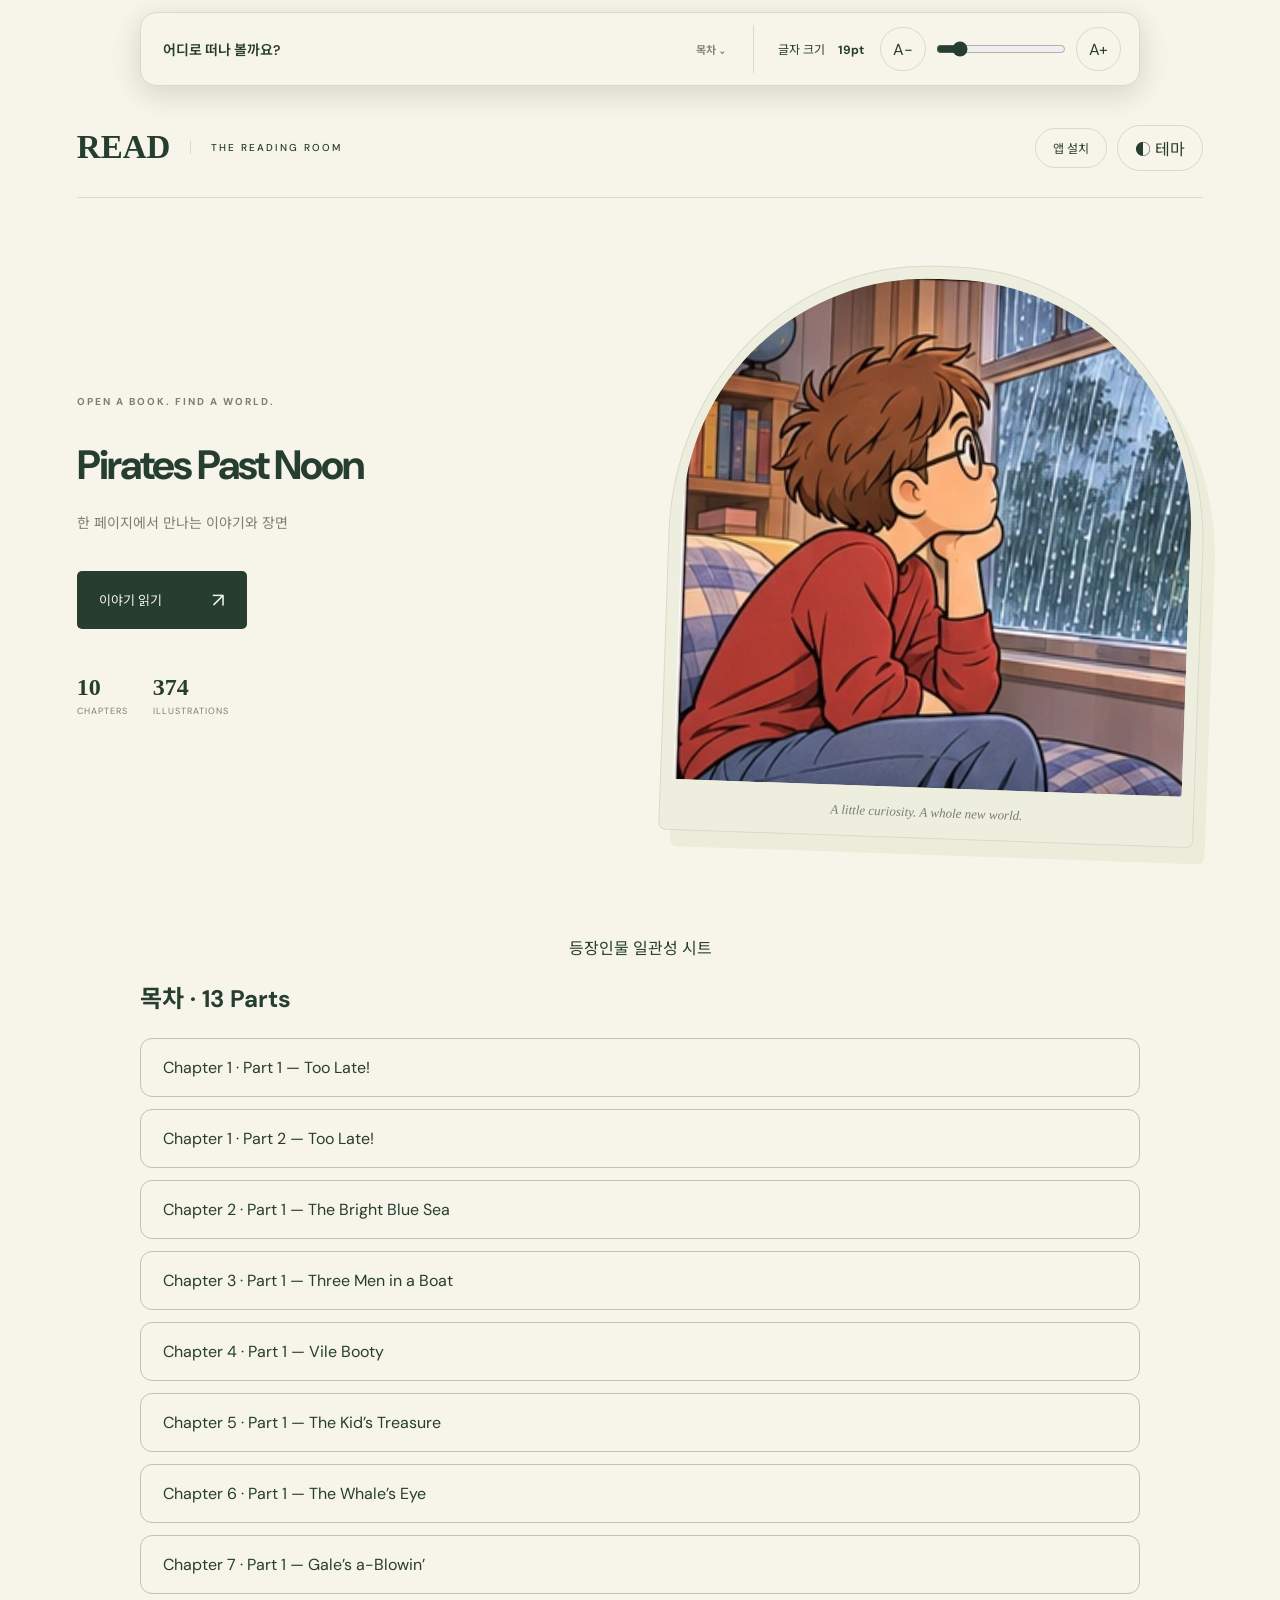
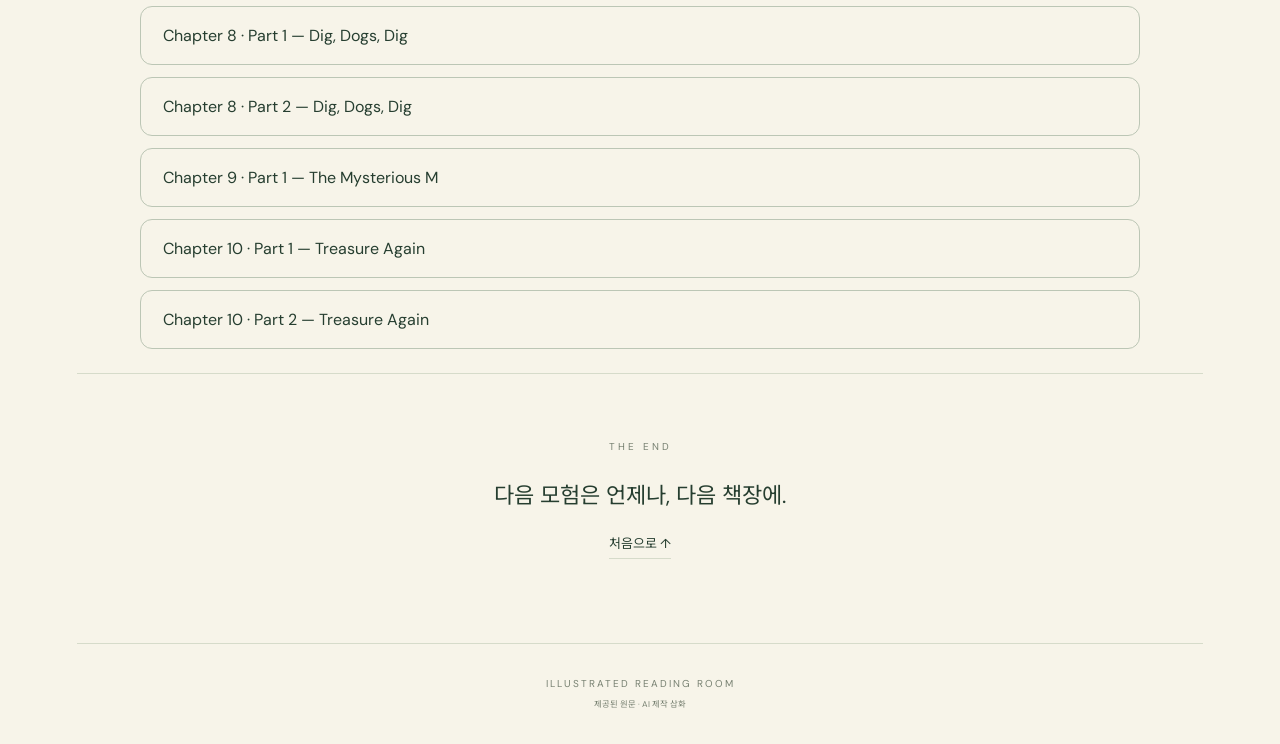
<file: index.html>
<!DOCTYPE html>

<html data-story-id="mth04-reading-room" lang="ko"><head><meta charset="utf-8"/><meta content="width=device-width,initial-scale=1,viewport-fit=cover" name="viewport"/><meta content="#263e30" name="theme-color"/><meta content="한 페이지에서 만나는 이야기와 장면" name="description"/><title>Pirates Past Noon · Illustrated Reader</title><link href="style.css?v=e98a9d8c6372" rel="stylesheet"/><script defer="" src="app.js?v=e98a9d8c6372"></script><script defer="" src="pwa.js?v=e98a9d8c6372"></script><link href="manifest.webmanifest" rel="manifest"/><meta content="yes" name="mobile-web-app-capable"/><meta content="yes" name="apple-mobile-web-app-capable"/><meta content="Pirates Past Noon" name="apple-mobile-web-app-title"/><meta content="black-translucent" name="apple-mobile-web-app-status-bar-style"/><link href="assets/app-icon-180.png" rel="apple-touch-icon"/><link href="assets/app-icon-192.png" rel="icon" sizes="192x192" type="image/png"/><link href="learning.css" rel="stylesheet"/><script defer="" src="learning.js"></script></head>
<body><a class="skip" href="part-01-01.html">본문으로 이동</a><div aria-label="독서 도구" class="floating-reader" id="floating-reader" role="region"><details class="chapter-menu" id="chapter-menu"><summary>어디로 떠나 볼까요?<span aria-hidden="true">목차 ⌄</span></summary><nav aria-label="전체 이야기 목차" class="toc"><a href="part-01-01.html">Chapter 1 · Part 1 — Too Late!</a><a href="part-01-02.html">Chapter 1 · Part 2 — Too Late!</a><a href="part-02-01.html">Chapter 2 · Part 1 — The Bright Blue Sea</a><a href="part-03-01.html">Chapter 3 · Part 1 — Three Men in a Boat</a><a href="part-04-01.html">Chapter 4 · Part 1 — Vile Booty</a><a href="part-05-01.html">Chapter 5 · Part 1 — The Kid’s Treasure</a><a href="part-06-01.html">Chapter 6 · Part 1 — The Whale’s Eye</a><a href="part-07-01.html">Chapter 7 · Part 1 — Gale’s a-Blowin’</a><a href="part-08-01.html">Chapter 8 · Part 1 — Dig, Dogs, Dig</a><a href="part-08-02.html">Chapter 8 · Part 2 — Dig, Dogs, Dig</a><a href="part-09-01.html">Chapter 9 · Part 1 — The Mysterious M</a><a href="part-10-01.html">Chapter 10 · Part 1 — Treasure Again</a><a href="part-10-02.html">Chapter 10 · Part 2 — Treasure Again</a></nav></details><div class="reading-tools"><div><label for="font-size">글자 크기 <output for="font-size" id="font-value">19pt</output></label></div><div class="size-controls"><button aria-label="글자 크기 줄이기" id="smaller" type="button">A−</button><input aria-label="본문 글자 크기" id="font-size" max="50" min="14" step="1" type="range" value="19"/><button aria-label="글자 크기 늘리기" id="larger" type="button">A+</button></div></div></div>
<div class="shell"><header class="topbar"><a class="brand" href="#">READ<span>THE READING ROOM</span></a><button id="install-app" type="button">앱 설치</button><button aria-label="어두운 테마로 전환" id="theme" type="button">◐ <span>테마</span></button></header><main><div class="hero"><div class="hero-copy"><span class="eyebrow">OPEN A BOOK. FIND A WORLD.</span><h1 lang="en">Pirates Past Noon</h1><p class="hero-desc">한 페이지에서 만나는 이야기와 장면</p><a class="start" href="part-01-01.html">이야기 읽기 <span>↗</span></a><div class="stats"><span><b>10</b> CHAPTERS</span><span><b>374</b> ILLUSTRATIONS</span></div></div><div class="hero-art"><img alt="Jack watches the rain from his bedroom." height="306" src="assets/scene-0001.webp?v=e98a9d8c6372" width="304"/><span class="art-note">A little curiosity. A whole new world.</span></div></div><p class="reader-links"><a href="characters.html">등장인물 일관성 시트</a></p><article><h2>목차 · 13 Parts</h2><nav class="part-index"><a href="part-01-01.html">Chapter 1 · Part 1 — Too Late!</a><a href="part-01-02.html">Chapter 1 · Part 2 — Too Late!</a><a href="part-02-01.html">Chapter 2 · Part 1 — The Bright Blue Sea</a><a href="part-03-01.html">Chapter 3 · Part 1 — Three Men in a Boat</a><a href="part-04-01.html">Chapter 4 · Part 1 — Vile Booty</a><a href="part-05-01.html">Chapter 5 · Part 1 — The Kid’s Treasure</a><a href="part-06-01.html">Chapter 6 · Part 1 — The Whale’s Eye</a><a href="part-07-01.html">Chapter 7 · Part 1 — Gale’s a-Blowin’</a><a href="part-08-01.html">Chapter 8 · Part 1 — Dig, Dogs, Dig</a><a href="part-08-02.html">Chapter 8 · Part 2 — Dig, Dogs, Dig</a><a href="part-09-01.html">Chapter 9 · Part 1 — The Mysterious M</a><a href="part-10-01.html">Chapter 10 · Part 1 — Treasure Again</a><a href="part-10-02.html">Chapter 10 · Part 2 — Treasure Again</a></nav></article><div class="end-note"><span>THE END</span><p>다음 모험은 언제나, 다음 책장에.</p><a href="#">처음으로 ↑</a></div></main><footer>ILLUSTRATED READING ROOM<br/><small>제공된 원문 · AI 제작 삽화</small></footer></div>
<dialog aria-labelledby="install-title" id="install-help"><h2 id="install-title">내 독서 앱으로 설치하기</h2><p id="install-instructions"></p><p class="install-note">설치 후 홈 화면이나 바탕 화면의 앱 아이콘을 눌러 열어 주세요.</p><div class="install-buttons"><button hidden="" id="read-fullscreen" type="button">전체화면으로 읽기</button><form method="dialog"><button>닫기</button></form></div></dialog></body></html>
</file>
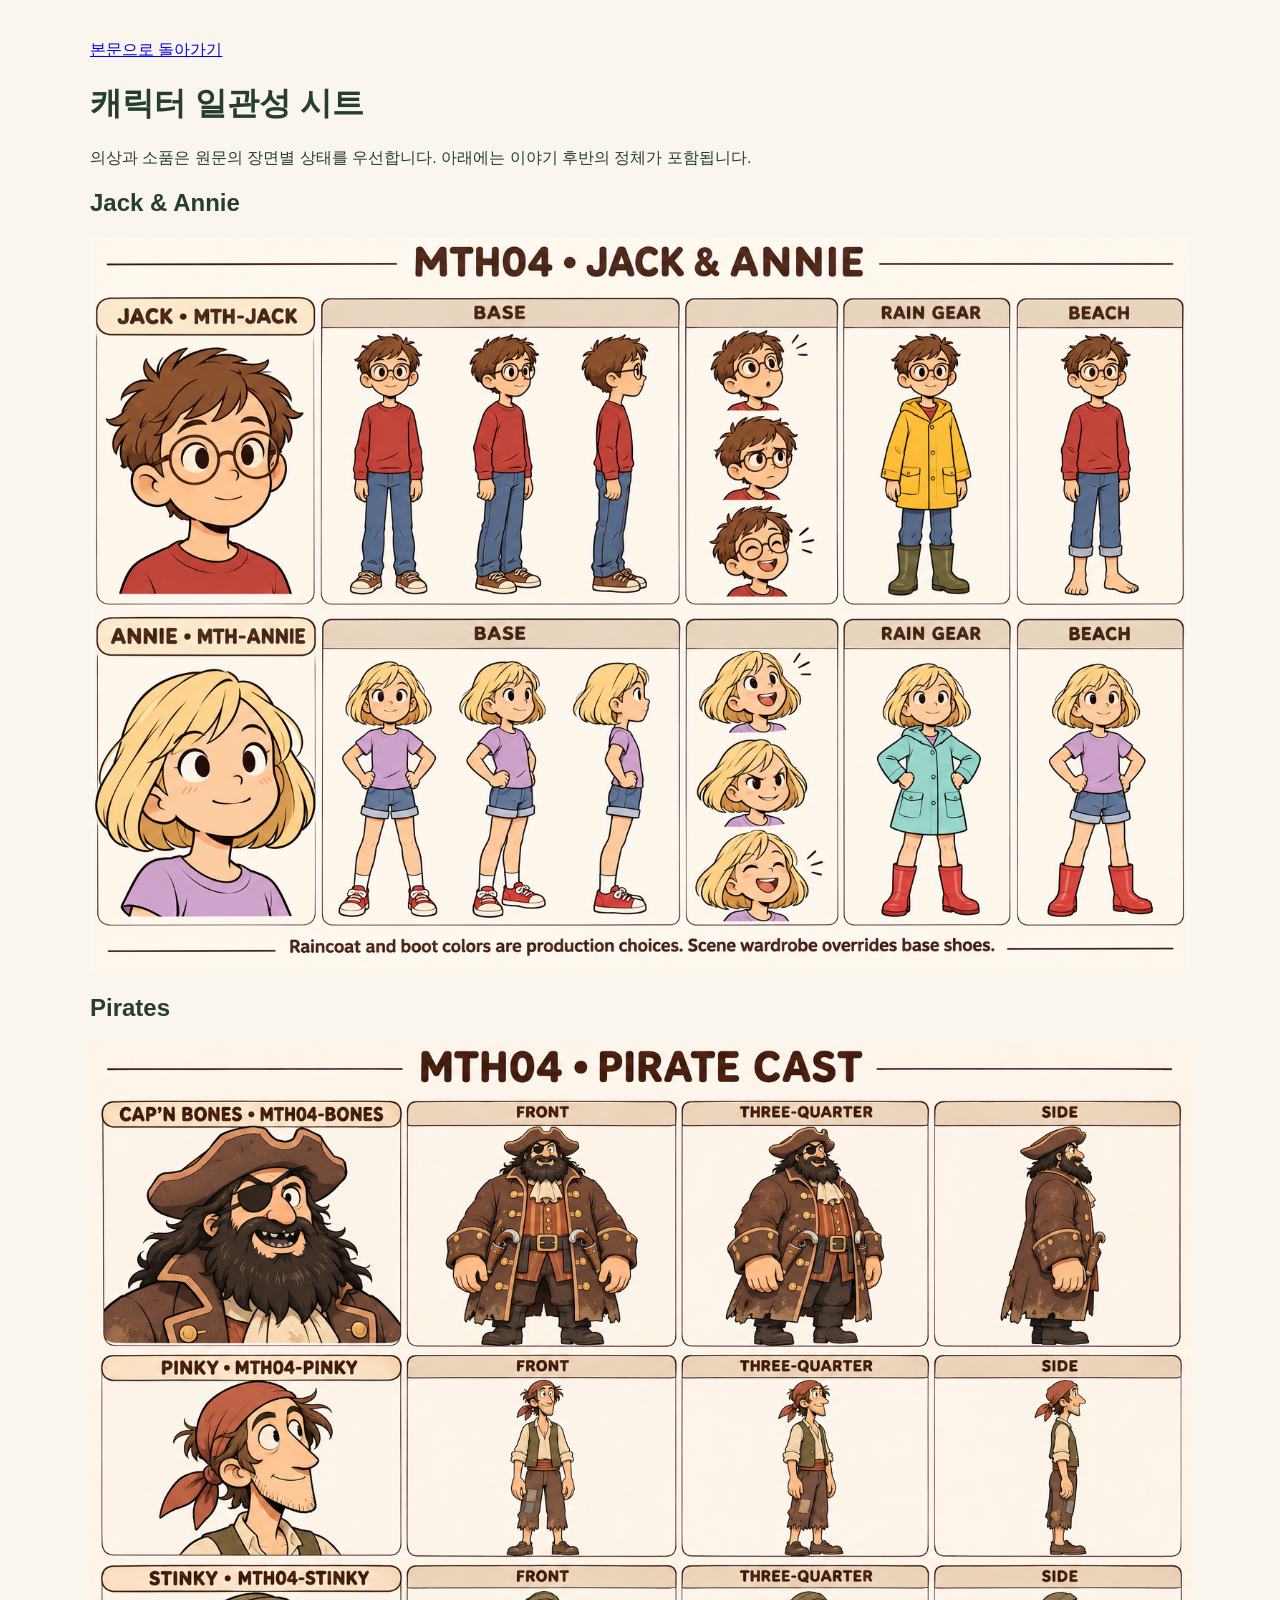
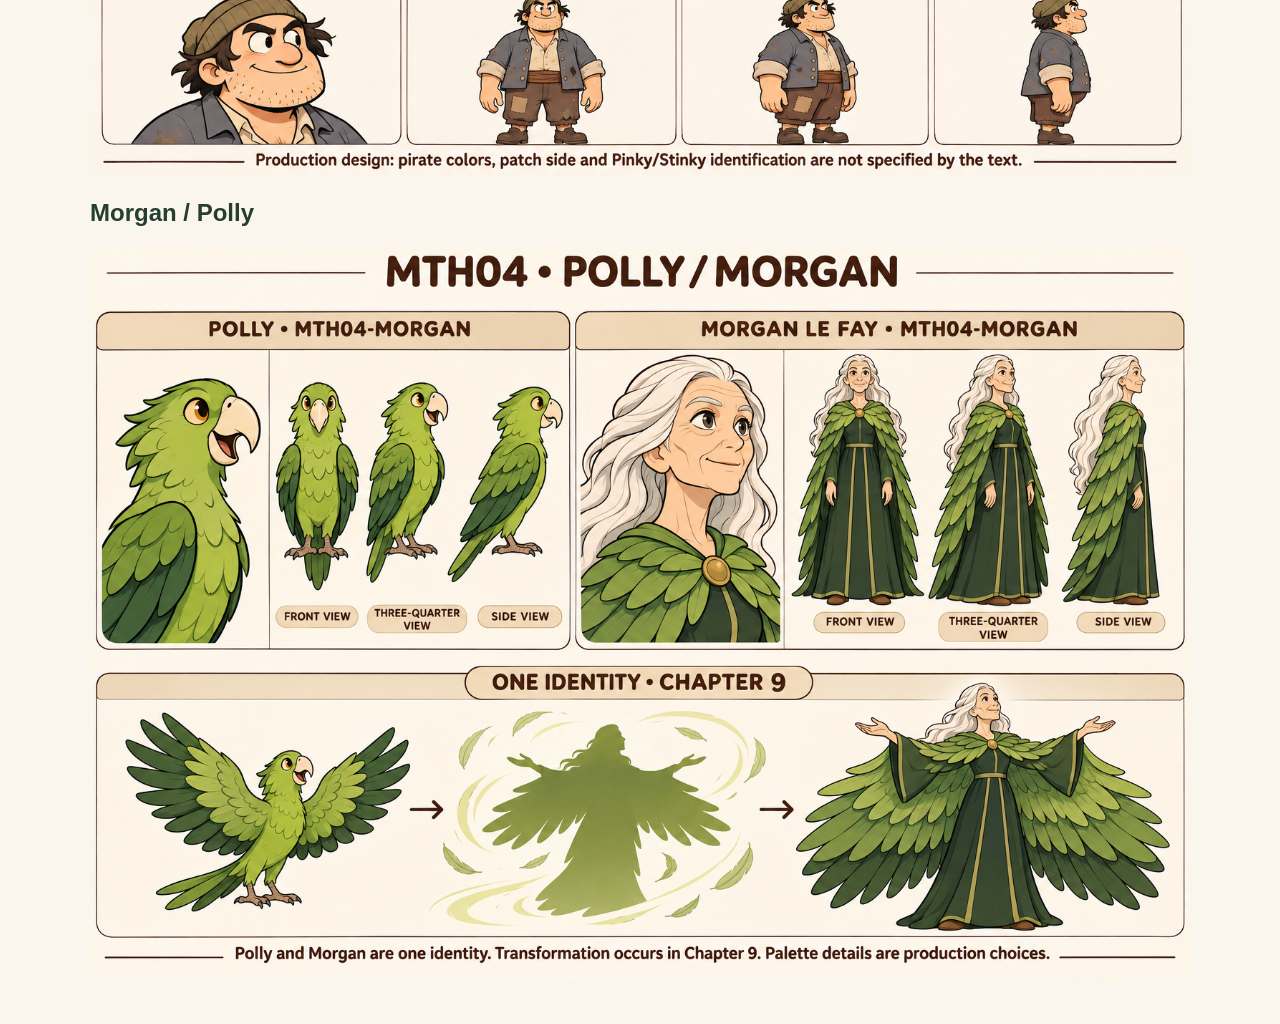
<file: characters.html>
<!doctype html><html lang="ko"><meta charset="utf-8"><meta name="viewport" content="width=device-width,initial-scale=1"><title>캐릭터 시트 · Pirates Past Noon</title><body style="max-width:1100px;margin:24px auto;background:#faf6ed;color:#263e30;font-family:sans-serif;padding:16px"><a href="index.html">본문으로 돌아가기</a><h1>캐릭터 일관성 시트</h1><p>의상과 소품은 원문의 장면별 상태를 우선합니다. 아래에는 이야기 후반의 정체가 포함됩니다.</p><section><h2>Jack & Annie</h2><img src="assets/mth04-children-visual-sheet-v1.png" alt="Jack & Annie consistency sheet" style="width:100%;height:auto"></section><section><h2>Pirates</h2><img src="assets/mth04-pirates-visual-sheet-v1.png" alt="Pirates consistency sheet" style="width:100%;height:auto"></section><section><h2>Morgan / Polly</h2><img src="assets/mth04-morgan-visual-sheet-v1.png" alt="Morgan / Polly consistency sheet" style="width:100%;height:auto"></section></body></html>
</file>
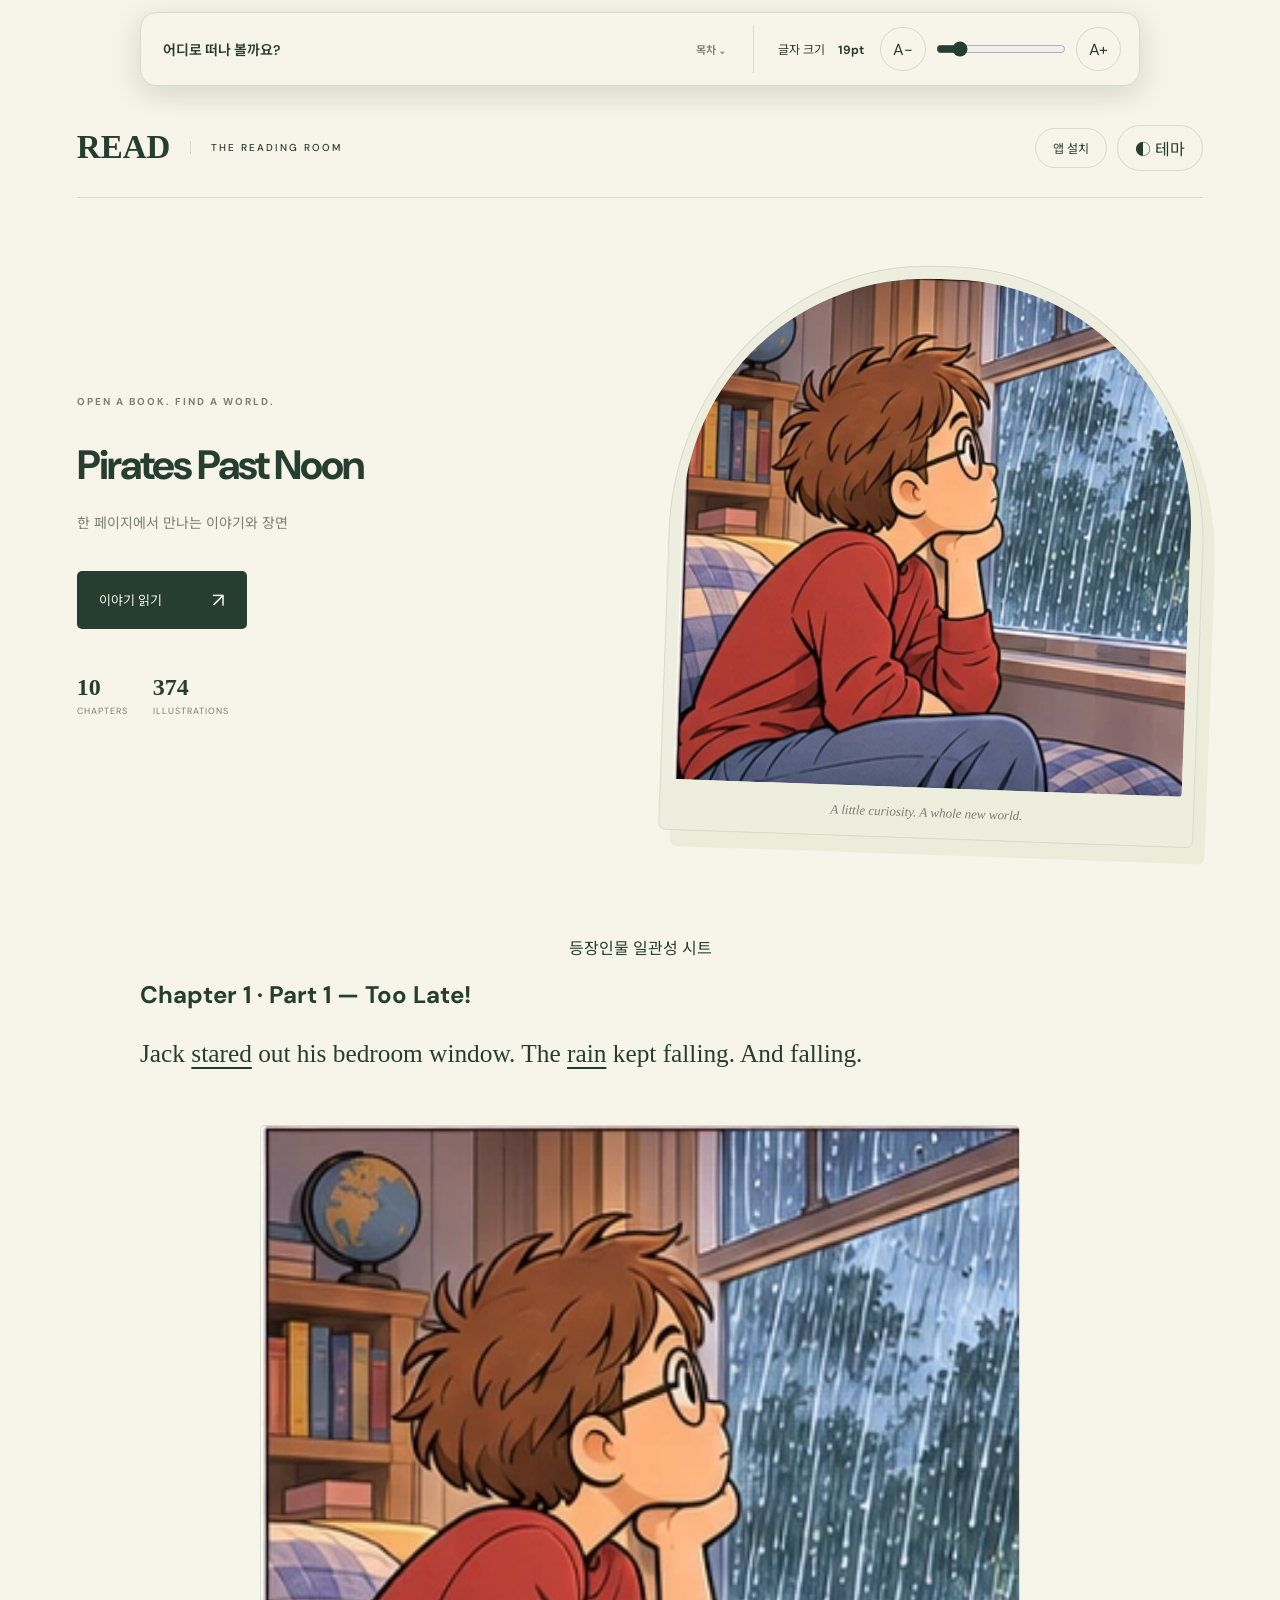
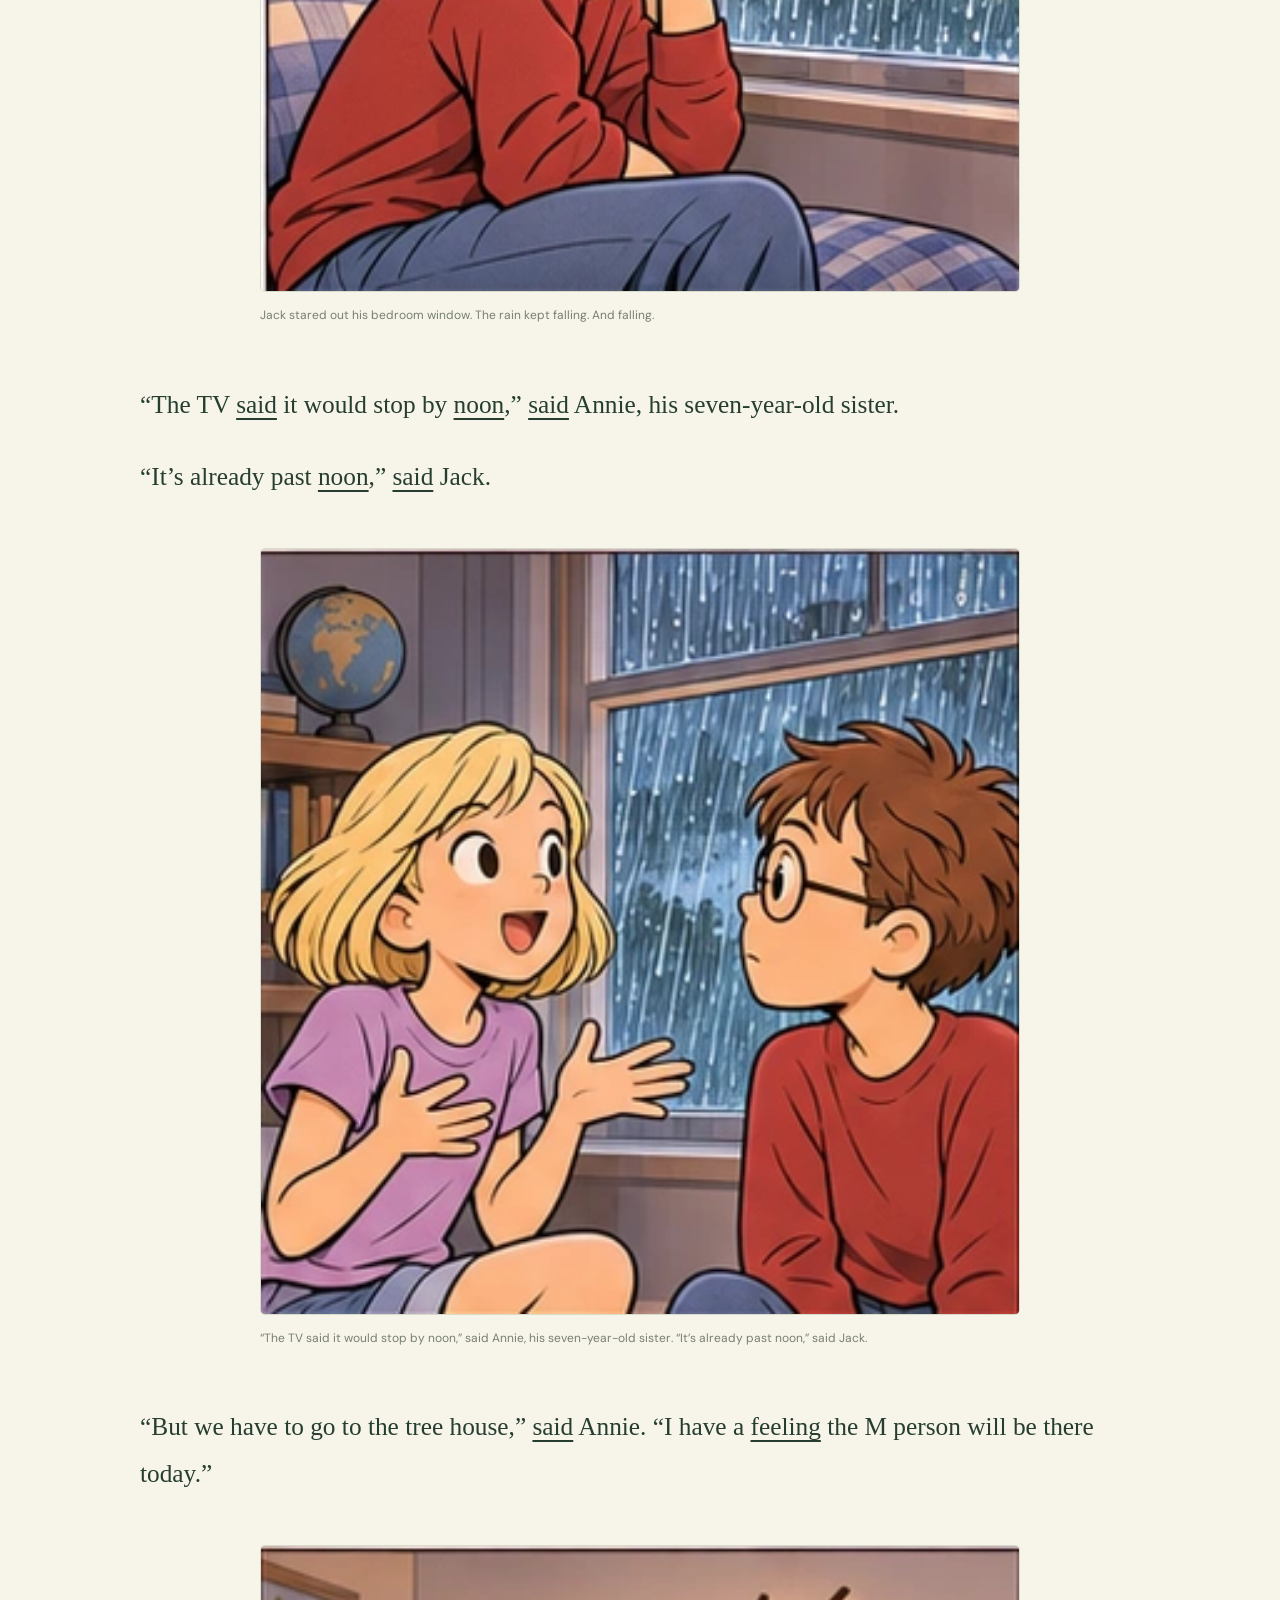
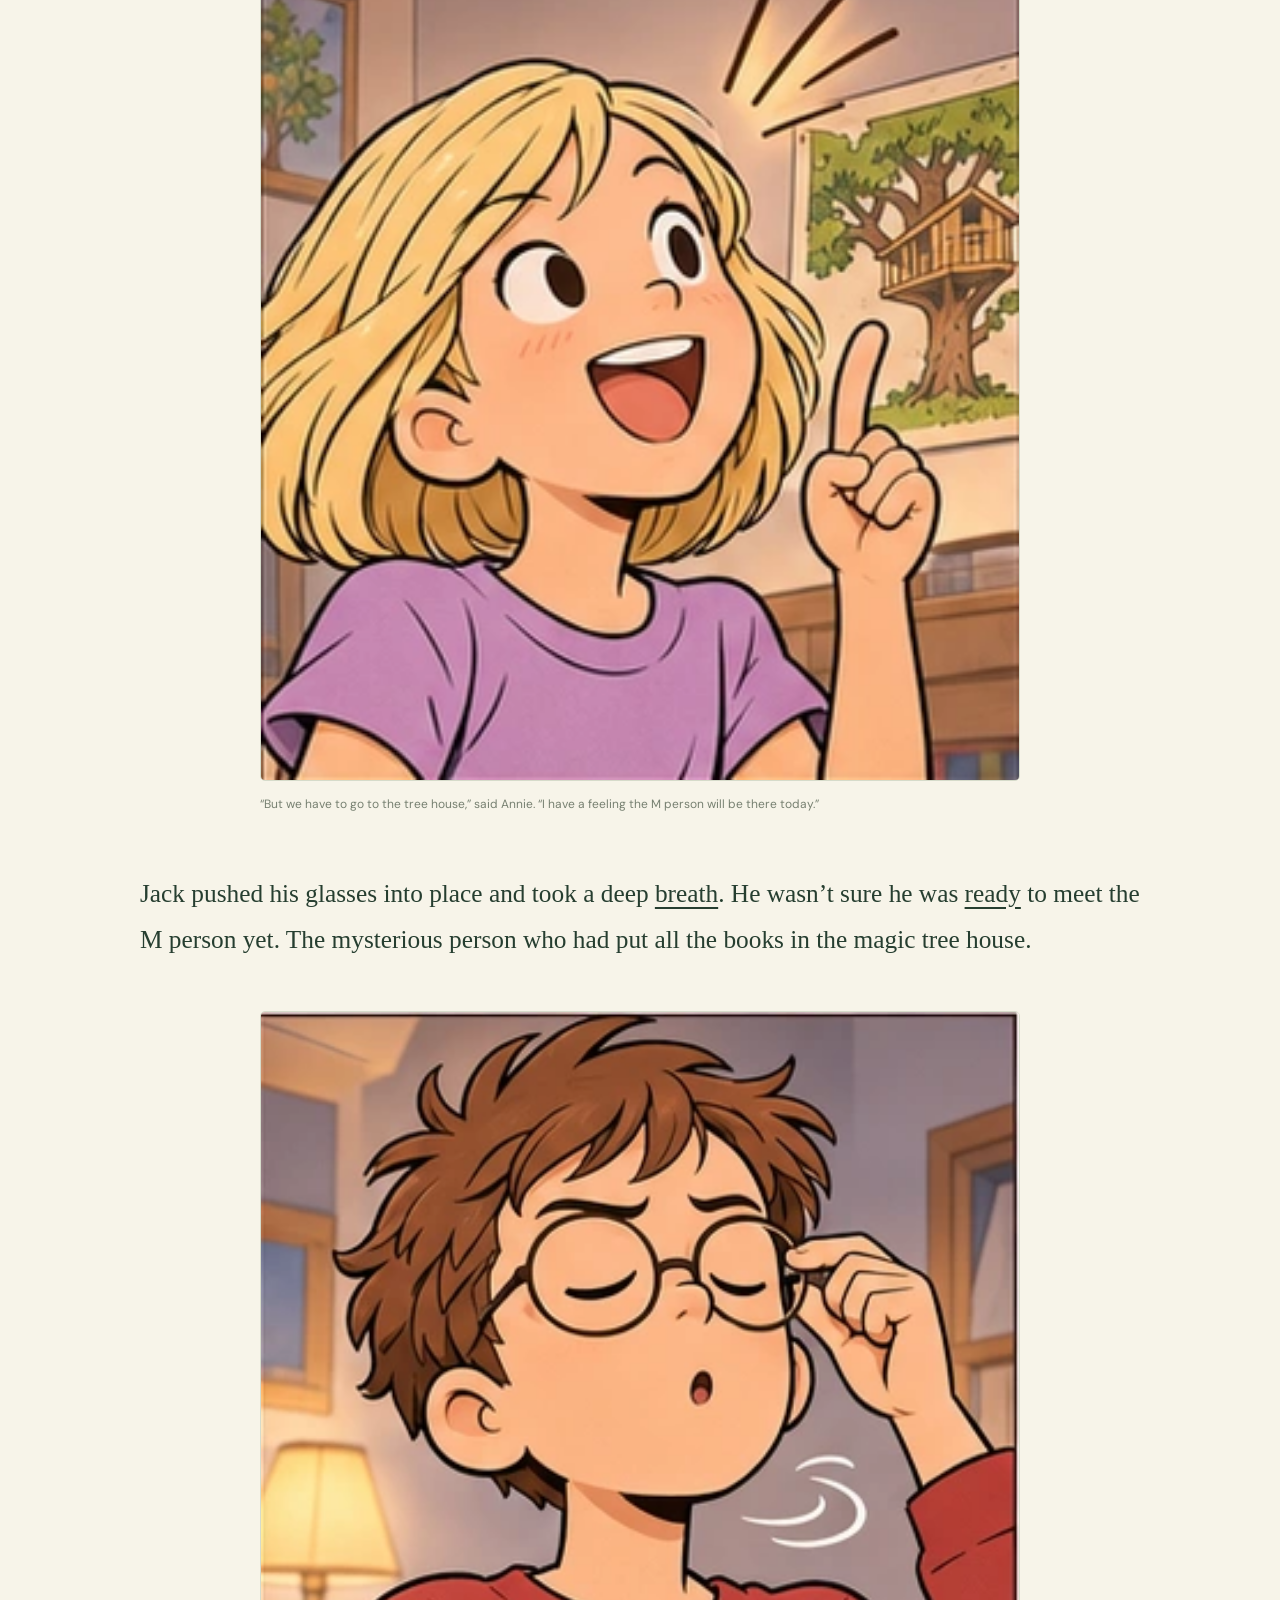
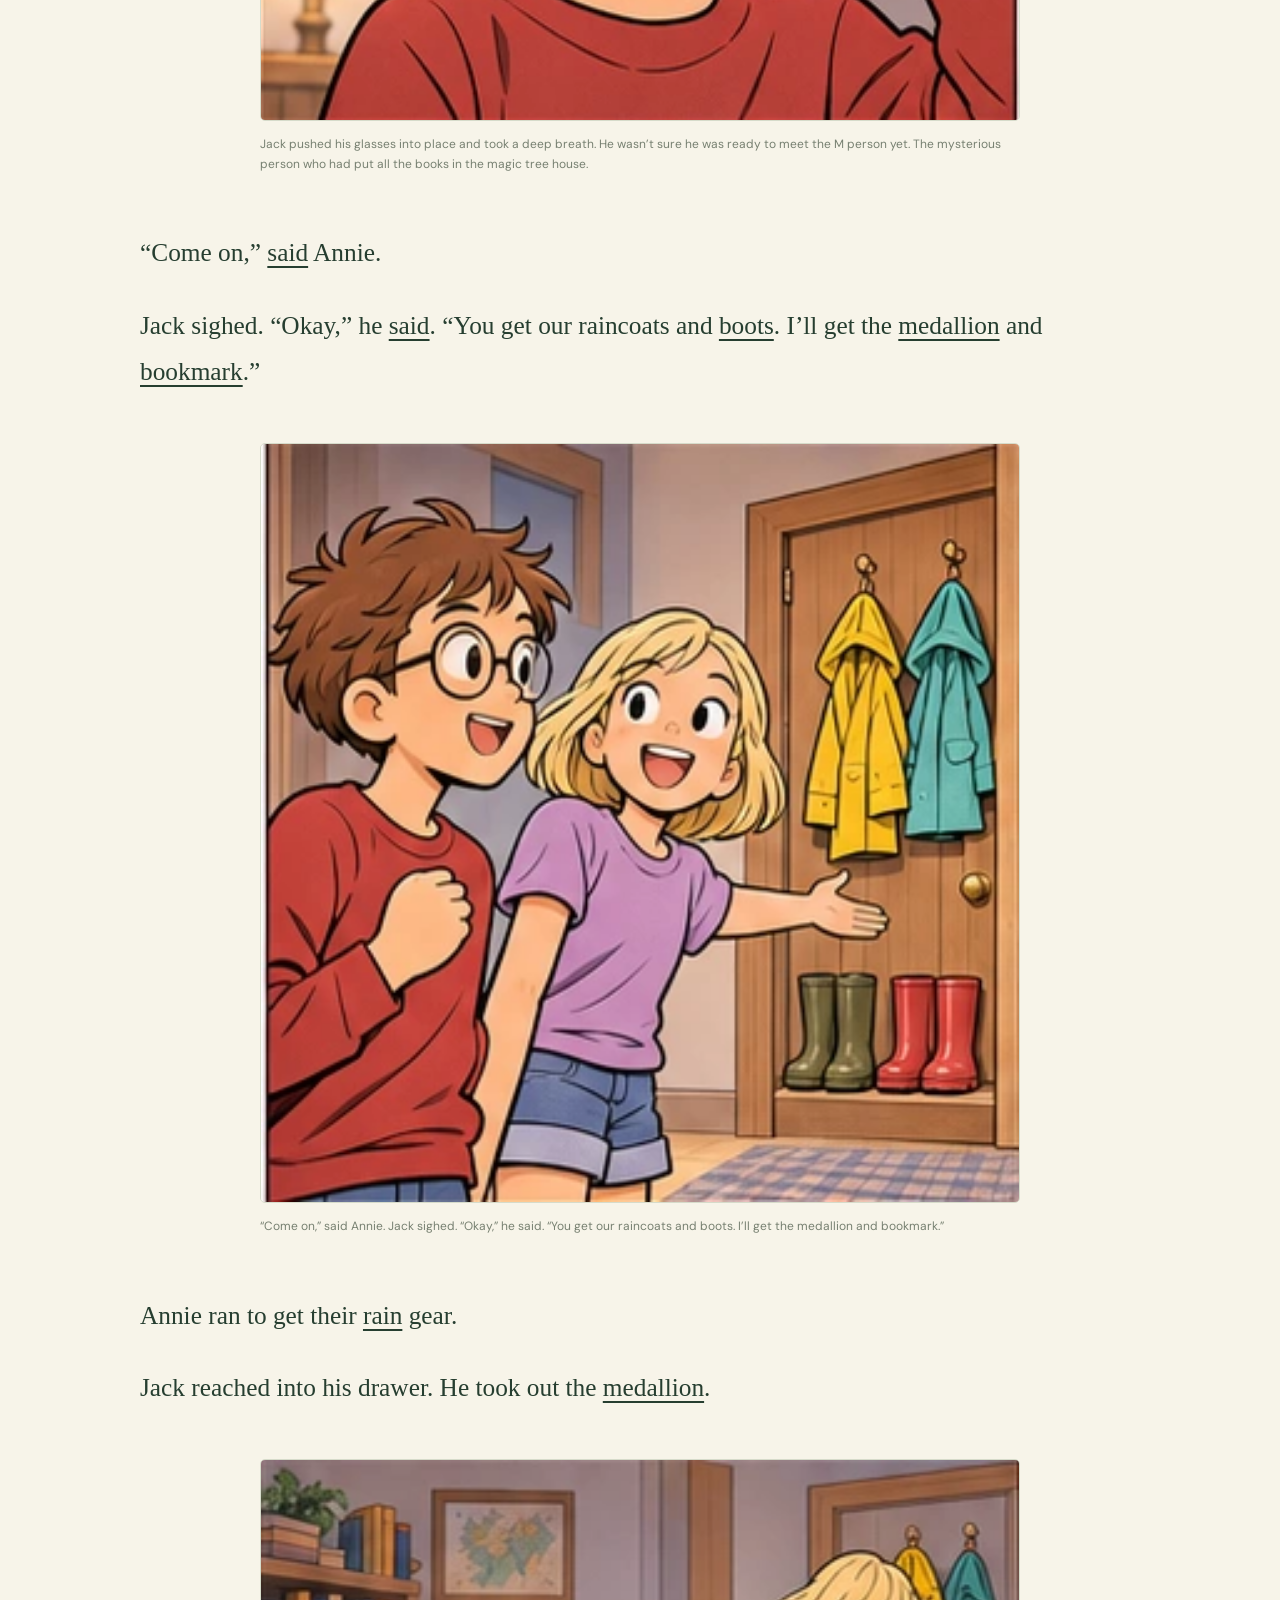
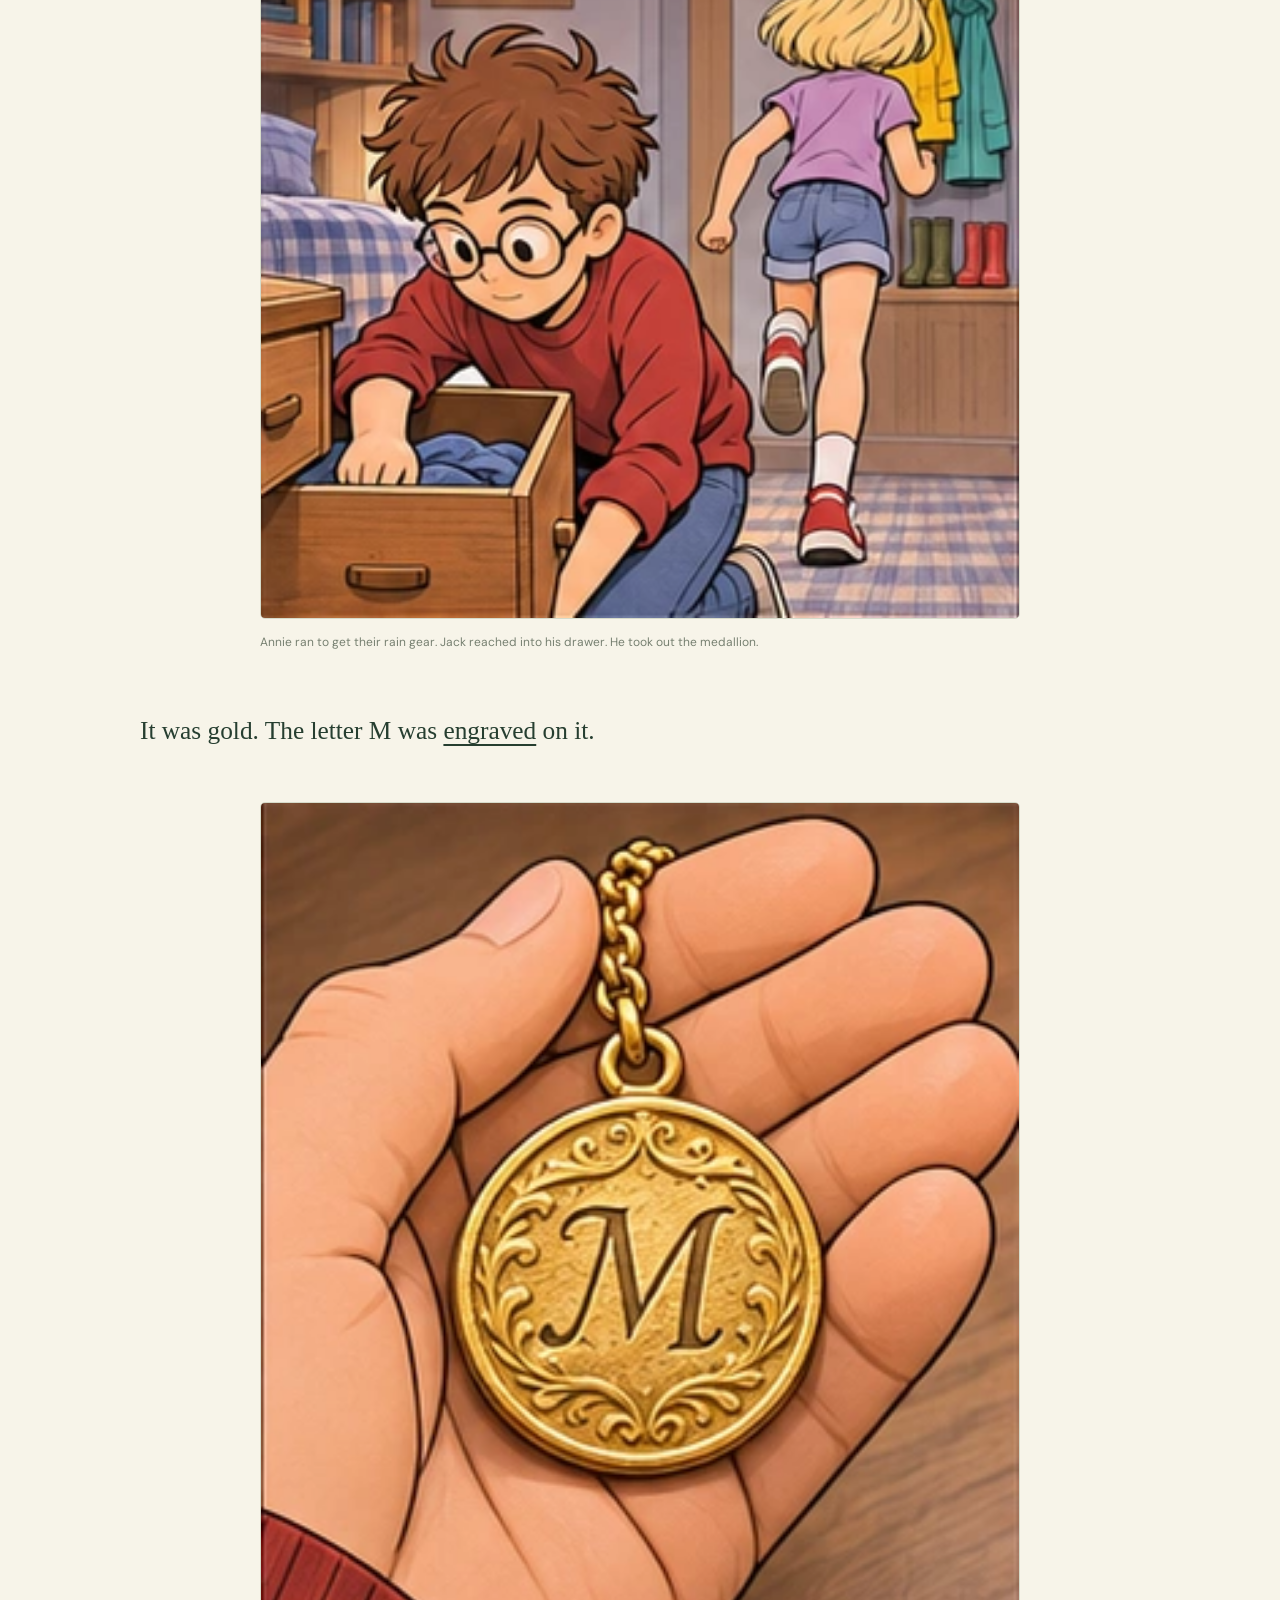
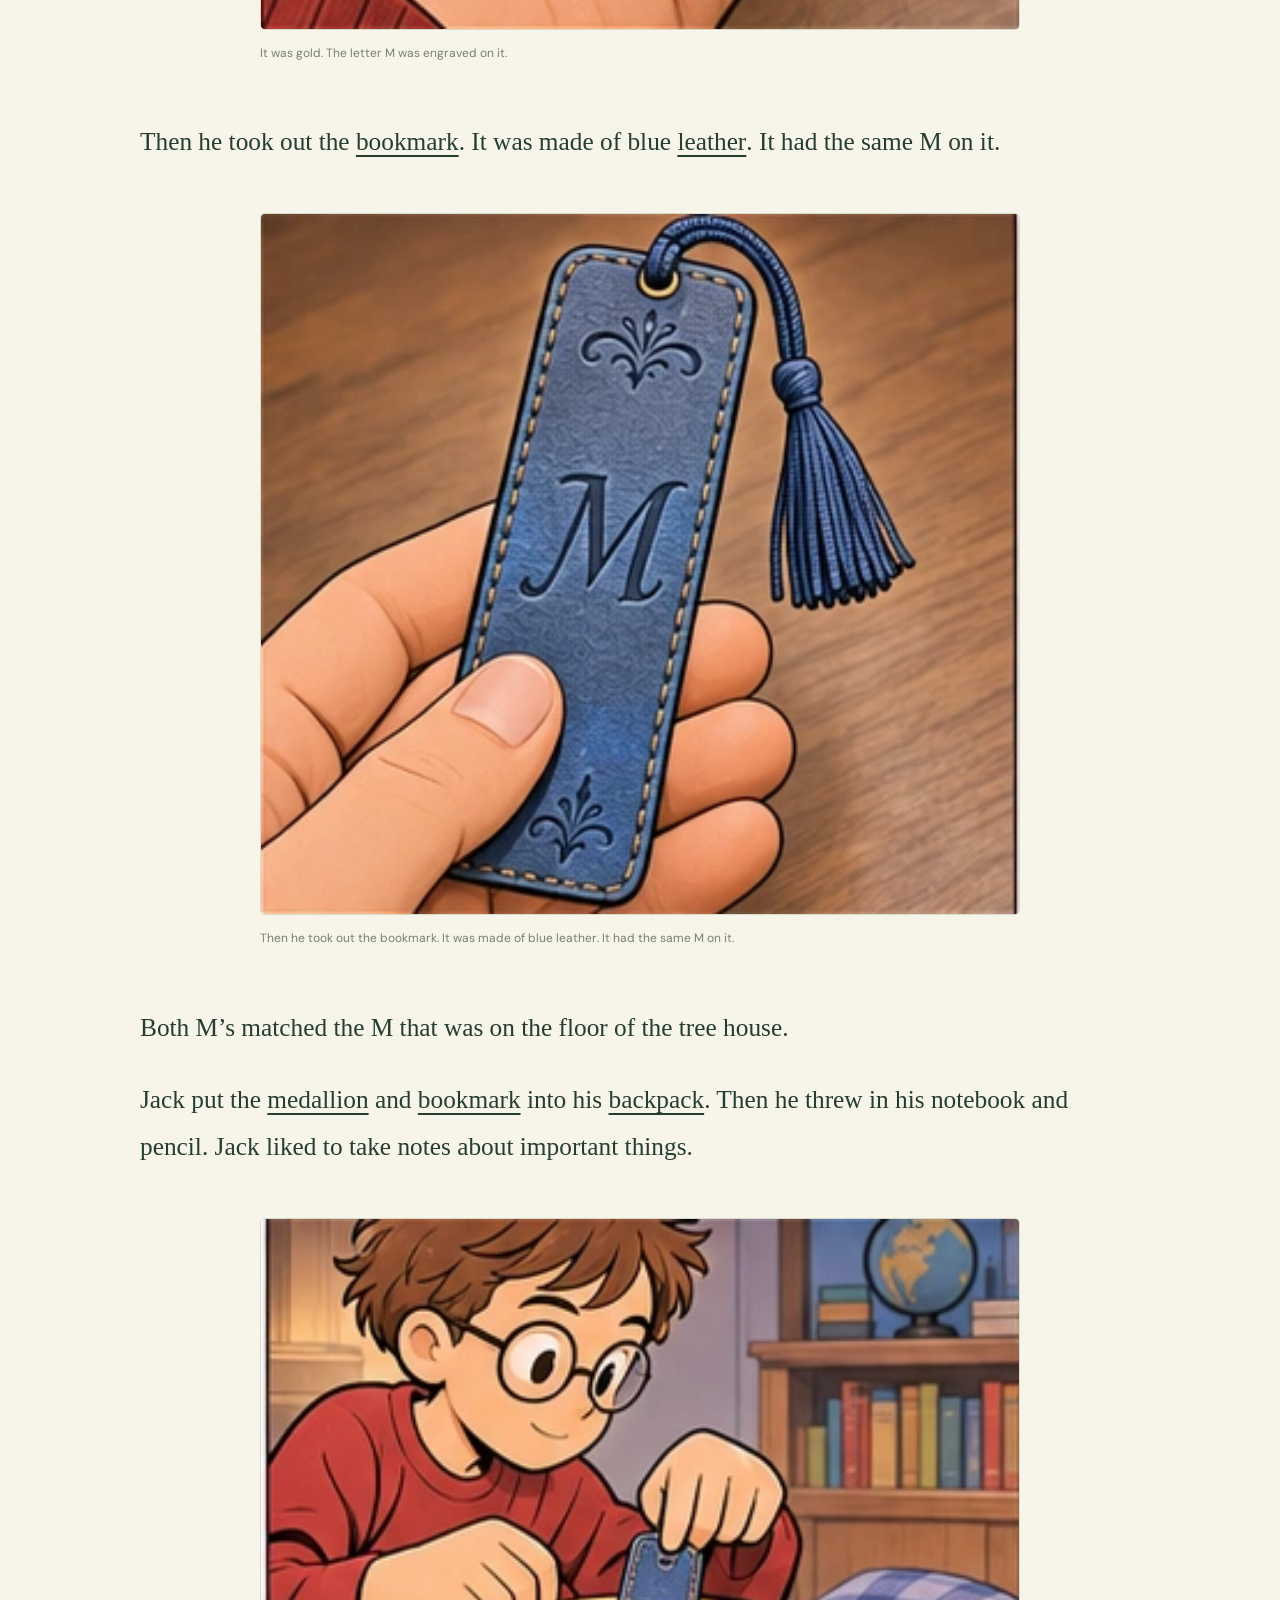
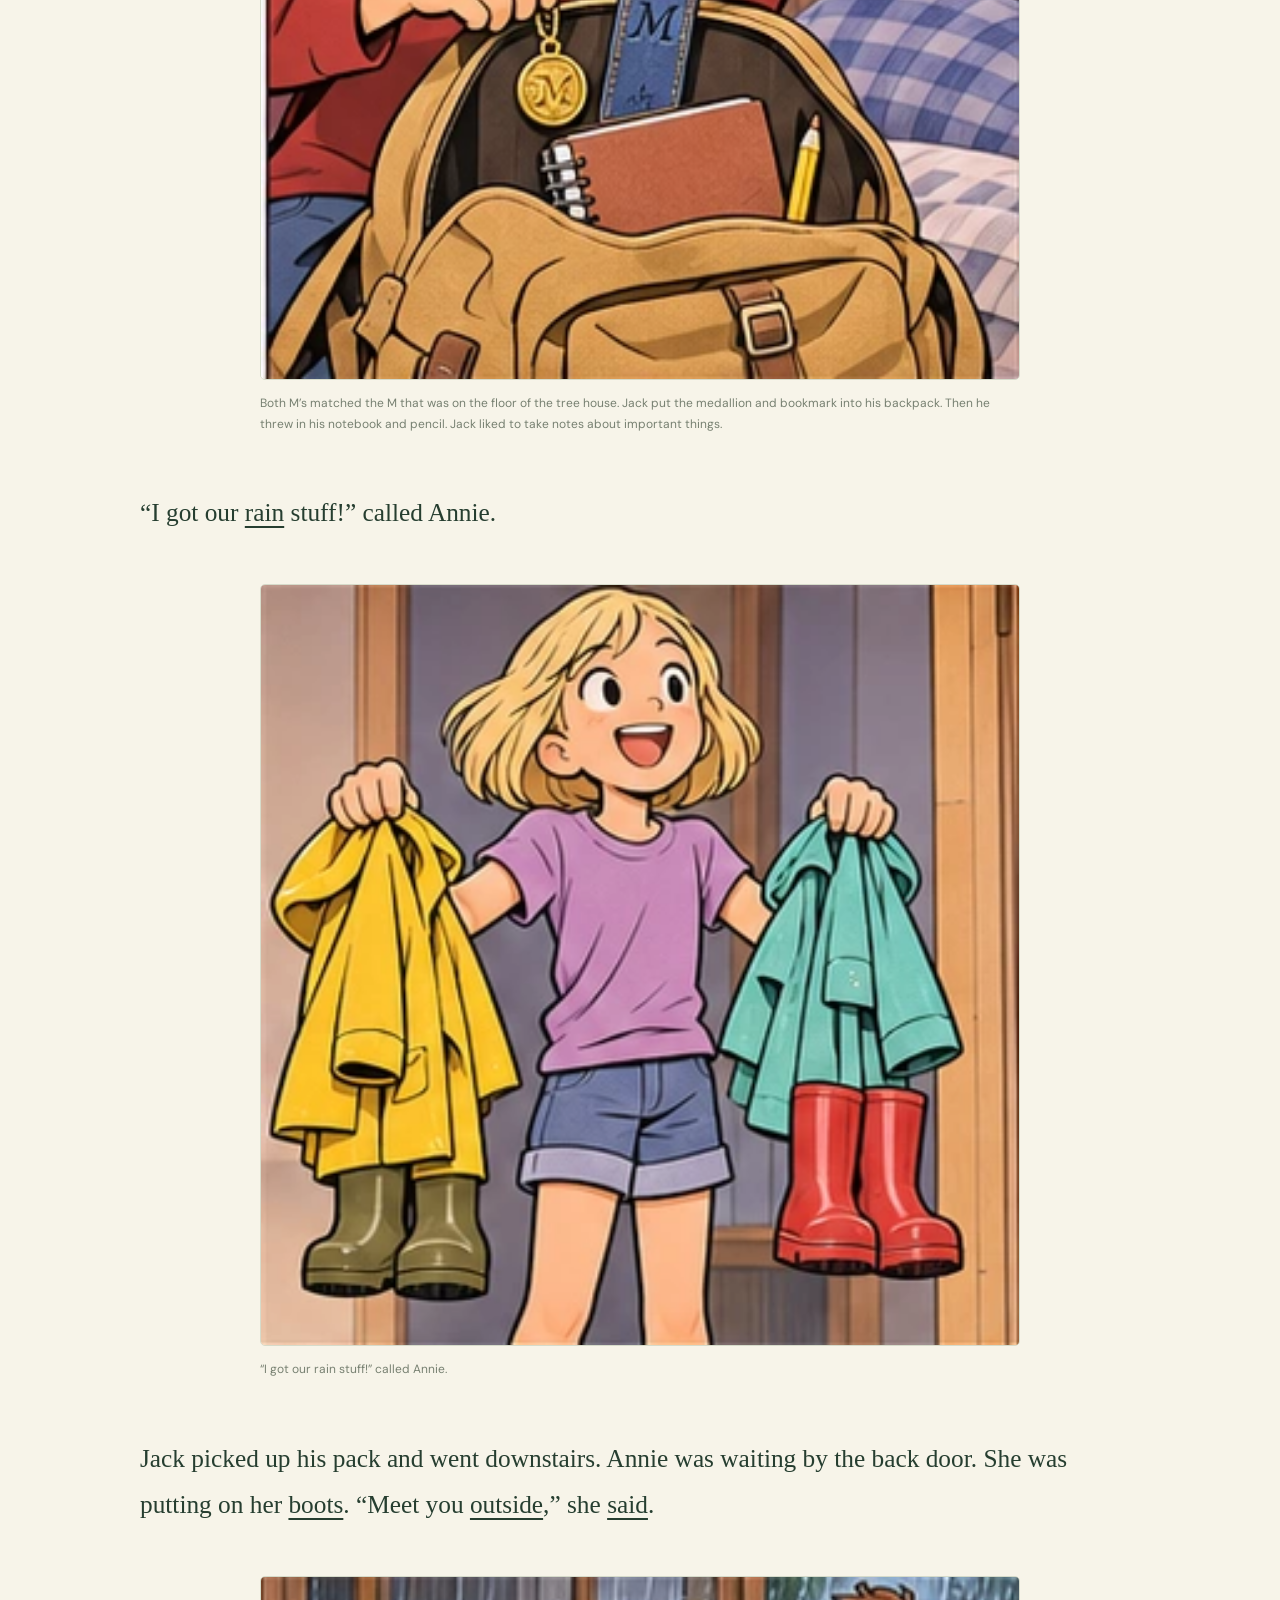
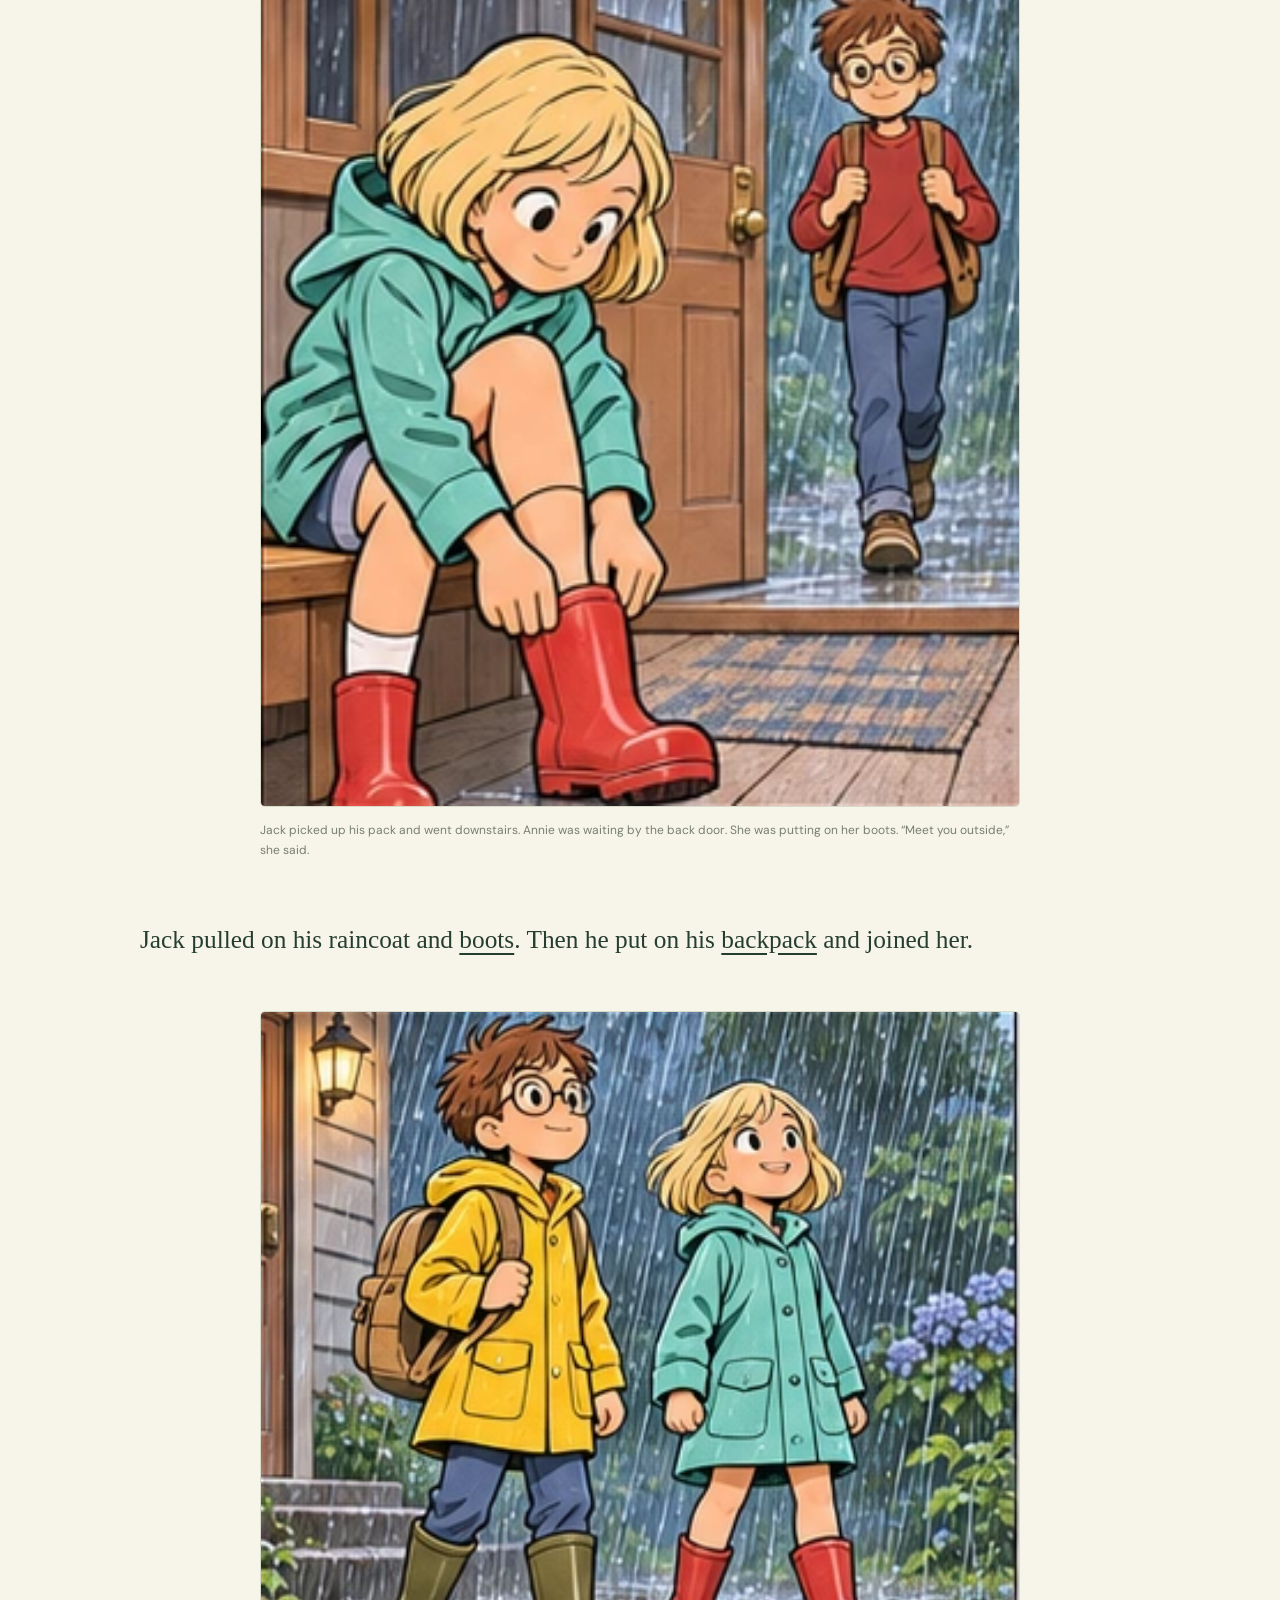
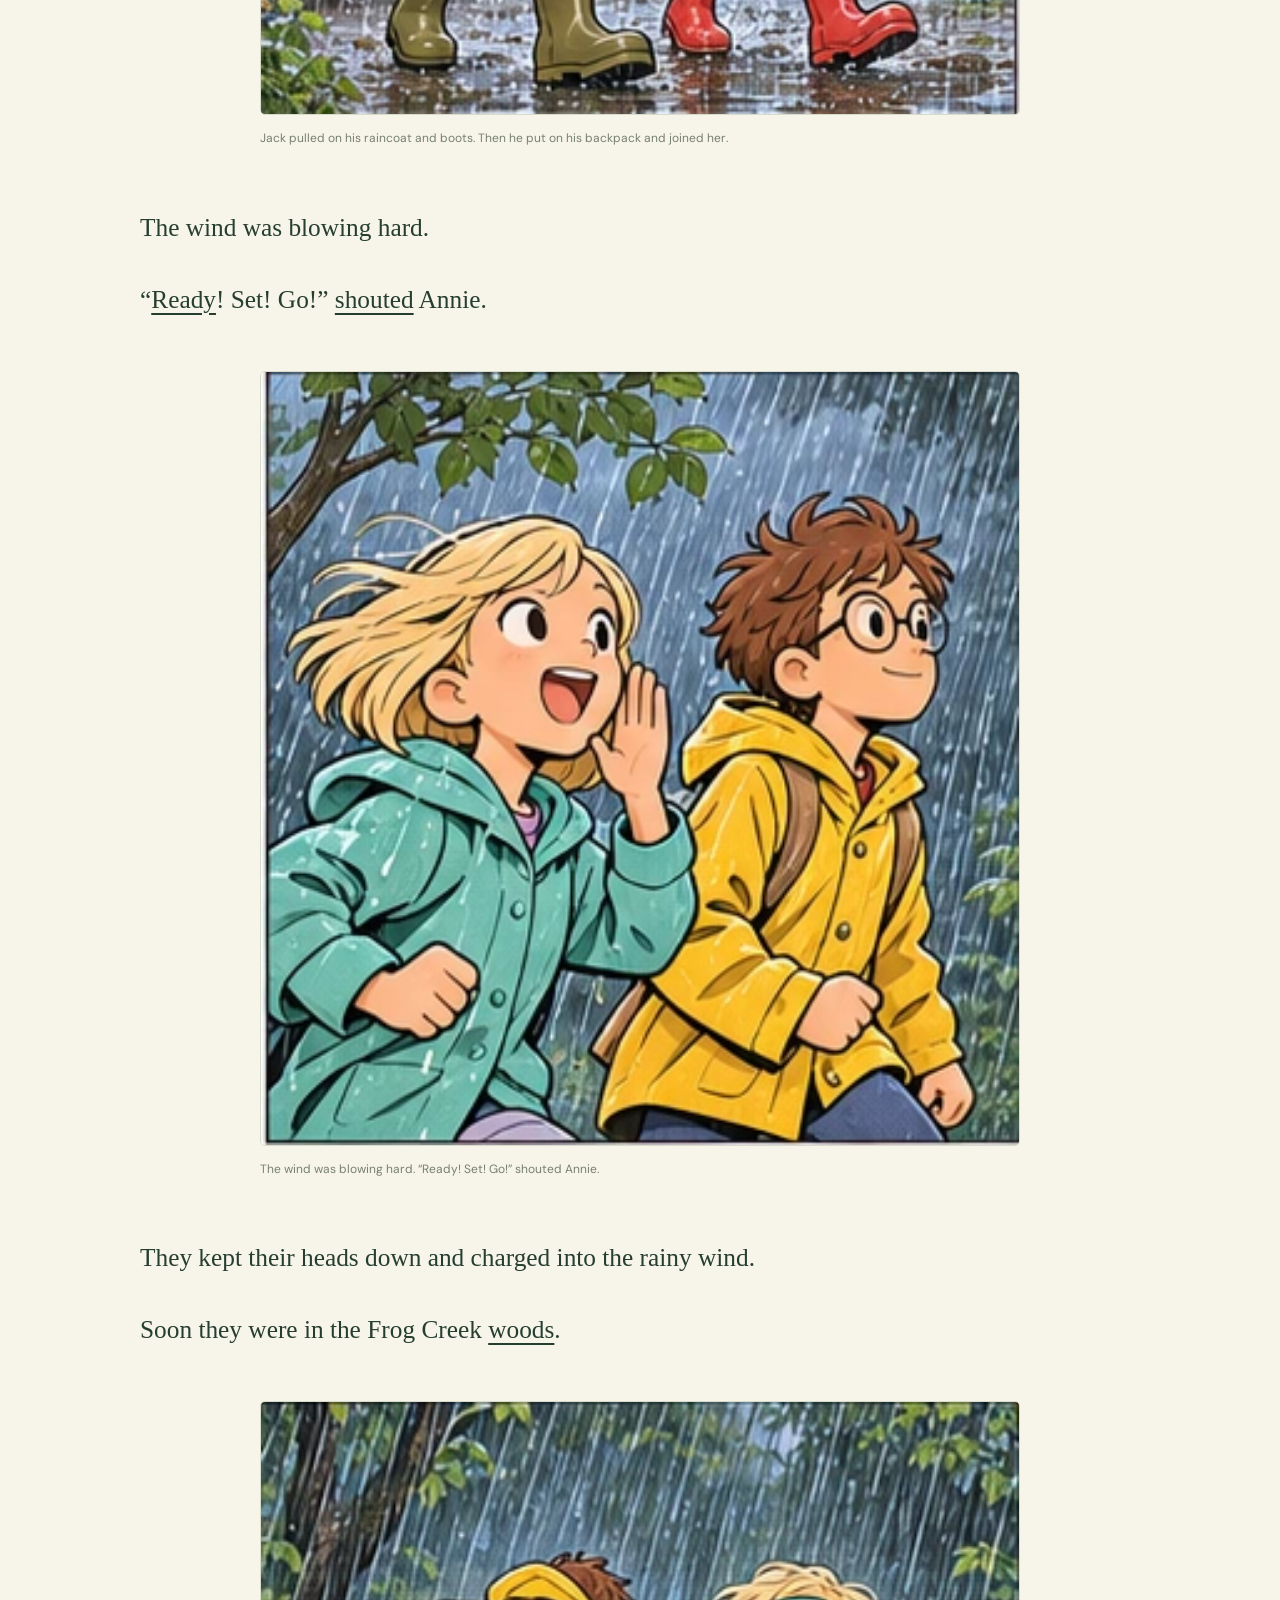
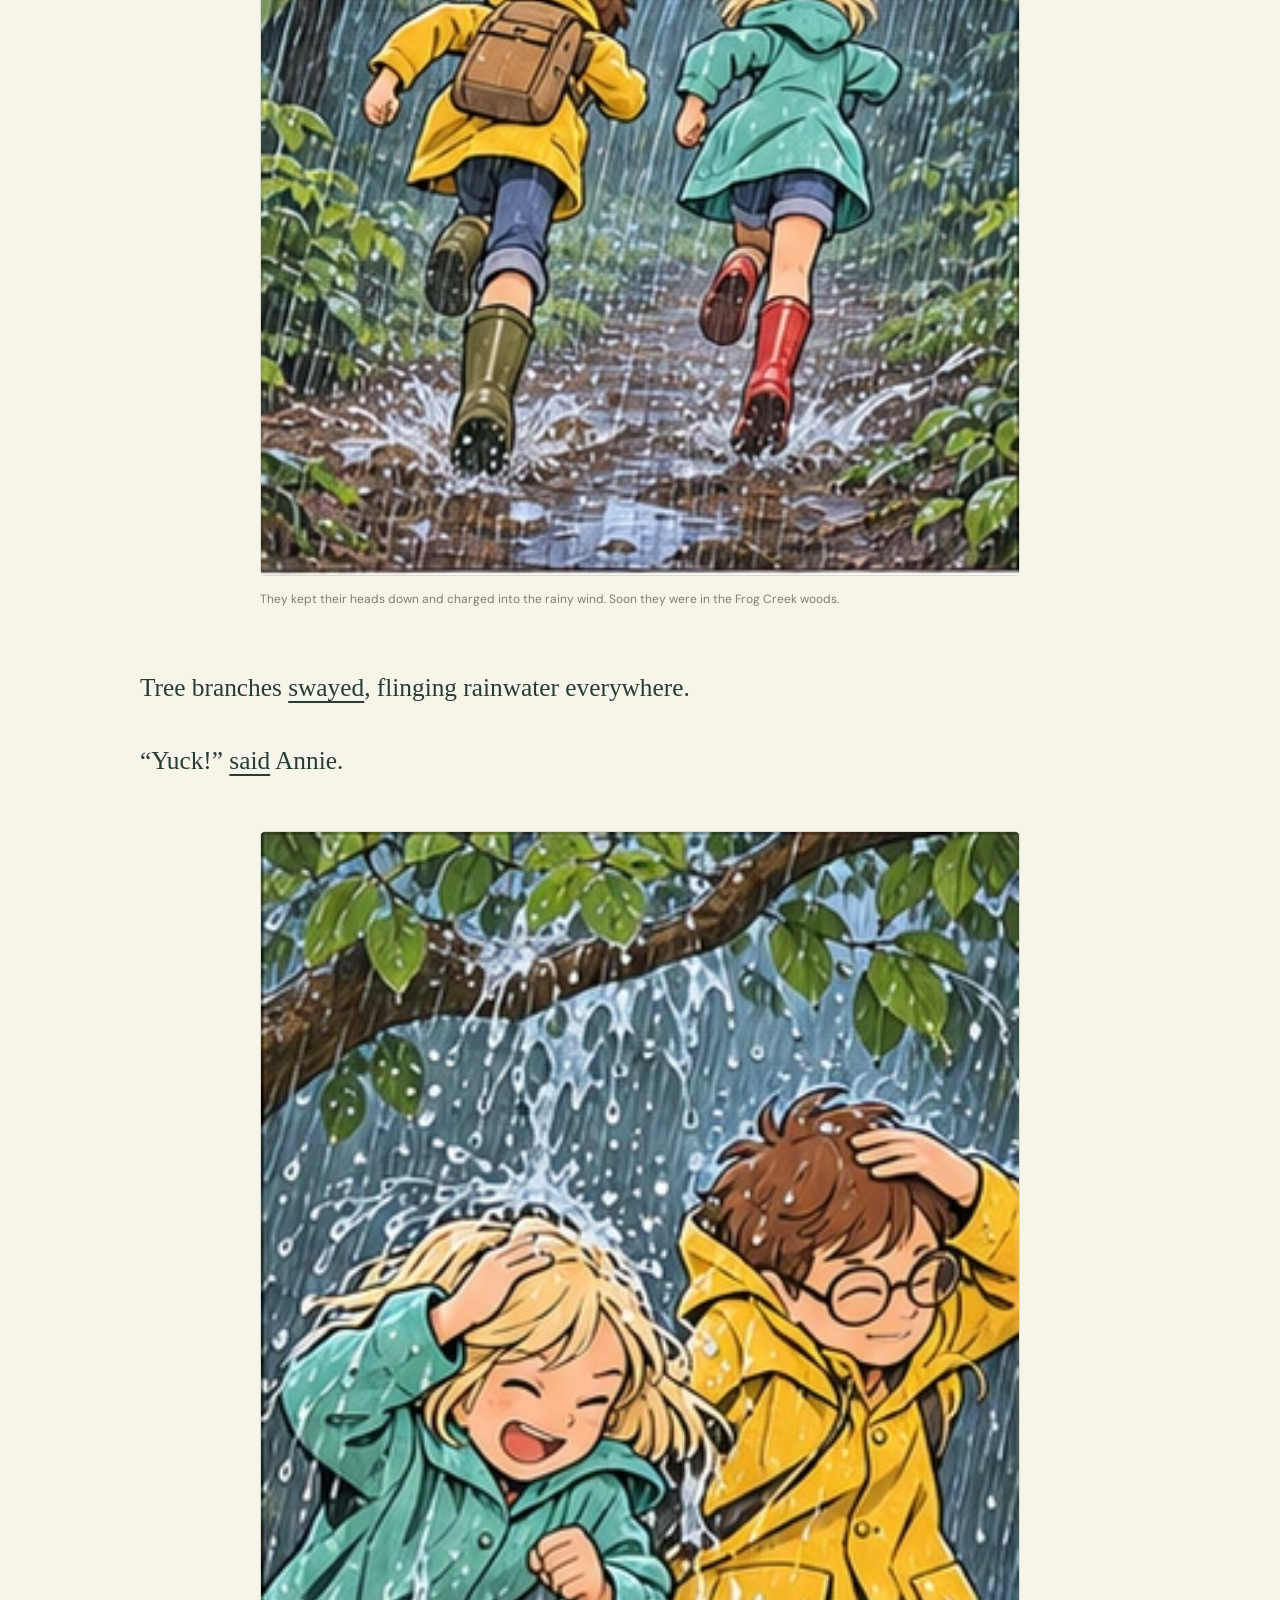
<file: part-01-01.html>
<!DOCTYPE html>

<html data-story-id="mth04-reading-room" lang="ko"><head><meta charset="utf-8"/><meta content="width=device-width,initial-scale=1,viewport-fit=cover" name="viewport"/><meta content="#263e30" name="theme-color"/><meta content="한 페이지에서 만나는 이야기와 장면" name="description"/><title>Chapter 1 · Part 1 — Too Late! · Pirates Past Noon</title><link href="style.css?v=e98a9d8c6372" rel="stylesheet"/><script defer="" src="app.js?v=e98a9d8c6372"></script><script defer="" src="pwa.js?v=e98a9d8c6372"></script><link href="manifest.webmanifest" rel="manifest"/><meta content="yes" name="mobile-web-app-capable"/><meta content="yes" name="apple-mobile-web-app-capable"/><meta content="Pirates Past Noon" name="apple-mobile-web-app-title"/><meta content="black-translucent" name="apple-mobile-web-app-status-bar-style"/><link href="assets/app-icon-180.png" rel="apple-touch-icon"/><link href="assets/app-icon-192.png" rel="icon" sizes="192x192" type="image/png"/><link href="learning.css" rel="stylesheet"/><script defer="" src="learning.js?v=pdf-vocab-20261123"></script></head>
<body><a class="skip" href="#part-p1">본문으로 이동</a><div aria-label="독서 도구" class="floating-reader" id="floating-reader" role="region"><details class="chapter-menu" id="chapter-menu"><summary>어디로 떠나 볼까요?<span aria-hidden="true">목차 ⌄</span></summary><nav aria-label="전체 이야기 목차" class="toc"><a href="part-01-01.html">Chapter 1 · Part 1 — Too Late!</a><a href="part-01-02.html">Chapter 1 · Part 2 — Too Late!</a><a href="part-02-01.html">Chapter 2 · Part 1 — The Bright Blue Sea</a><a href="part-03-01.html">Chapter 3 · Part 1 — Three Men in a Boat</a><a href="part-04-01.html">Chapter 4 · Part 1 — Vile Booty</a><a href="part-05-01.html">Chapter 5 · Part 1 — The Kid’s Treasure</a><a href="part-06-01.html">Chapter 6 · Part 1 — The Whale’s Eye</a><a href="part-07-01.html">Chapter 7 · Part 1 — Gale’s a-Blowin’</a><a href="part-08-01.html">Chapter 8 · Part 1 — Dig, Dogs, Dig</a><a href="part-08-02.html">Chapter 8 · Part 2 — Dig, Dogs, Dig</a><a href="part-09-01.html">Chapter 9 · Part 1 — The Mysterious M</a><a href="part-10-01.html">Chapter 10 · Part 1 — Treasure Again</a><a href="part-10-02.html">Chapter 10 · Part 2 — Treasure Again</a></nav></details><div class="reading-tools"><div><label for="font-size">글자 크기 <output for="font-size" id="font-value">19pt</output></label></div><div class="size-controls"><button aria-label="글자 크기 줄이기" id="smaller" type="button">A−</button><input aria-label="본문 글자 크기" id="font-size" max="50" min="14" step="1" type="range" value="19"/><button aria-label="글자 크기 늘리기" id="larger" type="button">A+</button></div></div></div>
<div class="shell"><header class="topbar"><a class="brand" href="#">READ<span>THE READING ROOM</span></a><button id="install-app" type="button">앱 설치</button><button aria-label="어두운 테마로 전환" id="theme" type="button">◐ <span>테마</span></button></header><main><div class="hero"><div class="hero-copy"><span class="eyebrow">OPEN A BOOK. FIND A WORLD.</span><h1 lang="en">Pirates Past Noon</h1><p class="hero-desc">한 페이지에서 만나는 이야기와 장면</p><a class="start" href="#part-p1">이야기 읽기 <span>↗</span></a><div class="stats"><span><b>10</b> CHAPTERS</span><span><b>374</b> ILLUSTRATIONS</span></div></div><div class="hero-art"><img alt="Jack watches the rain from his bedroom." height="306" src="assets/scene-0001.webp?v=e98a9d8c6372" width="304"/><span class="art-note">A little curiosity. A whole new world.</span></div></div><p class="reader-links"><a href="characters.html">등장인물 일관성 시트</a></p><article><h2>Chapter 1 · Part 1 — Too Late!</h2><p class="story-text" id="part-p1"><span class="sentence">Jack <button aria-expanded="false" class="vocab-word" data-word="stared">stared</button> out his bedroom window. The <button aria-expanded="false" class="vocab-word" data-word="rain" type="button">rain</button> kept falling. And falling.</span></p><figure><a href="assets/scene-0001.webp?v=e98a9d8c6372" rel="noopener" target="_blank"><img alt="Jack watches the rain from his bedroom." height="306" loading="lazy" src="assets/scene-0001.webp?v=e98a9d8c6372" width="304"/></a><figcaption>Jack stared out his bedroom window. The rain kept falling. And falling.</figcaption></figure><p class="story-text" id="part-p2"><span class="sentence">“The TV <button aria-expanded="false" class="vocab-word" data-word="said" type="button">said</button> it would stop by <button aria-expanded="false" class="vocab-word" data-word="noon" type="button">noon</button>,” <button aria-expanded="false" class="vocab-word" data-word="said" type="button">said</button> Annie, his seven-year-old sister.</span></p><p class="story-text" id="part-p3"><span class="sentence">“It’s already past <button aria-expanded="false" class="vocab-word" data-word="noon" type="button">noon</button>,” <button aria-expanded="false" class="vocab-word" data-word="said" type="button">said</button> Jack.</span></p><figure><a href="assets/scene-0002.webp?v=e98a9d8c6372" rel="noopener" target="_blank"><img alt="Annie talks to Jack by the rainy window." height="306" loading="lazy" src="assets/scene-0002.webp?v=e98a9d8c6372" width="304"/></a><figcaption>“The TV said it would stop by noon,” said Annie, his seven-year-old sister. “It’s already past noon,” said Jack.</figcaption></figure><p class="story-text" id="part-p4"><span class="sentence">“But we have to go to the tree house,” <button aria-expanded="false" class="vocab-word" data-word="said" type="button">said</button> Annie. “I have a <button aria-expanded="false" class="vocab-word" data-word="feeling" type="button">feeling</button> the M person will be there today.”</span></p><figure><a href="assets/scene-0003.webp?v=e98a9d8c6372" rel="noopener" target="_blank"><img alt="Annie wants to visit the tree house." height="306" loading="lazy" src="assets/scene-0003.webp?v=e98a9d8c6372" width="304"/></a><figcaption>“But we have to go to the tree house,” said Annie. “I have a feeling the M person will be there today.”</figcaption></figure><p class="story-text" id="part-p5"><span class="sentence">Jack pushed his glasses into place and took a deep <button aria-expanded="false" class="vocab-word" data-word="breath" type="button">breath</button>. He wasn’t sure he was <button aria-expanded="false" class="vocab-word" data-word="ready" type="button">ready</button> to meet the M person yet. The mysterious person who had put all the books in the magic tree house.</span></p><figure><a href="assets/scene-0004.webp?v=e98a9d8c6372" rel="noopener" target="_blank"><img alt="Jack adjusts his glasses." height="306" loading="lazy" src="assets/scene-0004.webp?v=e98a9d8c6372" width="305"/></a><figcaption>Jack pushed his glasses into place and took a deep breath. He wasn’t sure he was ready to meet the M person yet. The mysterious person who had put all the books in the magic tree house.</figcaption></figure><p class="story-text" id="part-p6"><span class="sentence">“Come on,” <button aria-expanded="false" class="vocab-word" data-word="said" type="button">said</button> Annie.</span></p><p class="story-text" id="part-p7"><span class="sentence">Jack sighed. “Okay,” he <button aria-expanded="false" class="vocab-word" data-word="said" type="button">said</button>. “You get our raincoats and <button aria-expanded="false" class="vocab-word" data-word="boots" type="button">boots</button>. I’ll get the <button aria-expanded="false" class="vocab-word" data-word="medallion">medallion</button> and <button aria-expanded="false" class="vocab-word" data-word="bookmark">bookmark</button>.”</span></p><figure><a href="assets/scene-0005.webp?v=e98a9d8c6372" rel="noopener" target="_blank"><img alt="The children prepare to leave." height="307" loading="lazy" src="assets/scene-0005.webp?v=e98a9d8c6372" width="304"/></a><figcaption>“Come on,” said Annie. Jack sighed. “Okay,” he said. “You get our raincoats and boots. I’ll get the medallion and bookmark.”</figcaption></figure><p class="story-text" id="part-p8"><span class="sentence">Annie ran to get their <button aria-expanded="false" class="vocab-word" data-word="rain" type="button">rain</button> gear.</span></p><p class="story-text" id="part-p9"><span class="sentence">Jack reached into his drawer. He took out the <button aria-expanded="false" class="vocab-word" data-word="medallion">medallion</button>.</span></p><figure><a href="assets/scene-0006.webp?v=e98a9d8c6372" rel="noopener" target="_blank"><img alt="Jack opens his drawer as Annie gets their rain gear." height="307" loading="lazy" src="assets/scene-0006.webp?v=e98a9d8c6372" width="304"/></a><figcaption>Annie ran to get their rain gear. Jack reached into his drawer. He took out the medallion.</figcaption></figure><p class="story-text" id="part-p10"><span class="sentence">It was gold. The letter M was <button aria-expanded="false" class="vocab-word" data-word="engraved">engraved</button> on it.</span></p><figure><a href="assets/scene-0007.webp?v=e98a9d8c6372" rel="noopener" target="_blank"><img alt="The gold medallion is marked M." height="307" loading="lazy" src="assets/scene-0007.webp?v=e98a9d8c6372" width="304"/></a><figcaption>It was gold. The letter M was engraved on it.</figcaption></figure><p class="story-text" id="part-p11"><span class="sentence">Then he took out the <button aria-expanded="false" class="vocab-word" data-word="bookmark">bookmark</button>. It was made of blue <button aria-expanded="false" class="vocab-word" data-word="leather">leather</button>. It had the same M on it.</span></p><figure><a href="assets/scene-0008.webp?v=e98a9d8c6372" rel="noopener" target="_blank"><img alt="The blue leather bookmark is marked M." height="307" loading="lazy" src="assets/scene-0008.webp?v=e98a9d8c6372" width="305"/></a><figcaption>Then he took out the bookmark. It was made of blue leather. It had the same M on it.</figcaption></figure><p class="story-text" id="part-p12"><span class="sentence">Both M’s matched the M that was on the floor of the tree house.</span></p><p class="story-text" id="part-p13"><span class="sentence">Jack put the <button aria-expanded="false" class="vocab-word" data-word="medallion">medallion</button> and <button aria-expanded="false" class="vocab-word" data-word="bookmark">bookmark</button> into his <button aria-expanded="false" class="vocab-word" data-word="backpack">backpack</button>. Then he threw in his notebook and pencil. Jack liked to take notes about important things.</span></p><figure><a href="assets/scene-0009.webp?v=e98a9d8c6372" rel="noopener" target="_blank"><img alt="Jack packs his bag." height="307" loading="lazy" src="assets/scene-0009.webp?v=e98a9d8c6372" width="304"/></a><figcaption>Both M’s matched the M that was on the floor of the tree house. Jack put the medallion and bookmark into his backpack. Then he threw in his notebook and pencil. Jack liked to take notes about important things.</figcaption></figure><p class="story-text" id="part-p14"><span class="sentence">“I got our <button aria-expanded="false" class="vocab-word" data-word="rain" type="button">rain</button> stuff!” called Annie.</span></p><figure><a href="assets/scene-0010.webp?v=e98a9d8c6372" rel="noopener" target="_blank"><img alt="Annie brings their rain gear." height="307" loading="lazy" src="assets/scene-0010.webp?v=e98a9d8c6372" width="304"/></a><figcaption>“I got our rain stuff!” called Annie.</figcaption></figure><p class="story-text" id="part-p15"><span class="sentence">Jack picked up his pack and went downstairs. Annie was waiting by the back door. She was putting on her <button aria-expanded="false" class="vocab-word" data-word="boots" type="button">boots</button>. “Meet you <button aria-expanded="false" class="vocab-word" data-word="outside" type="button">outside</button>,” she <button aria-expanded="false" class="vocab-word" data-word="said" type="button">said</button>.</span></p><figure><a href="assets/scene-0011.webp?v=e98a9d8c6372" rel="noopener" target="_blank"><img alt="Annie puts on her boots." height="307" loading="lazy" src="assets/scene-0011.webp?v=e98a9d8c6372" width="304"/></a><figcaption>Jack picked up his pack and went downstairs. Annie was waiting by the back door. She was putting on her boots. “Meet you outside,” she said.</figcaption></figure><p class="story-text" id="part-p16"><span class="sentence">Jack pulled on his raincoat and <button aria-expanded="false" class="vocab-word" data-word="boots" type="button">boots</button>. Then he put on his <button aria-expanded="false" class="vocab-word" data-word="backpack">backpack</button> and joined her.</span></p><figure><a href="assets/scene-0012.webp?v=e98a9d8c6372" rel="noopener" target="_blank"><img alt="Jack and Annie step outside in raincoats." height="307" loading="lazy" src="assets/scene-0012.webp?v=e98a9d8c6372" width="305"/></a><figcaption>Jack pulled on his raincoat and boots. Then he put on his backpack and joined her.</figcaption></figure><p class="story-text" id="part-p17"><span class="sentence">The wind was blowing hard.</span></p><p class="story-text" id="part-p18"><span class="sentence">“<button aria-expanded="false" class="vocab-word" data-word="ready" type="button">Ready</button>! Set! Go!” <button aria-expanded="false" class="vocab-word" data-word="shouted">shouted</button> Annie.</span></p><figure><a href="assets/scene-0013.webp?v=e98a9d8c6372" rel="noopener" target="_blank"><img alt="Annie calls out in the wind." height="307" loading="lazy" src="assets/scene-0013.webp?v=e98a9d8c6372" width="304"/></a><figcaption>The wind was blowing hard. “Ready! Set! Go!” shouted Annie.</figcaption></figure><p class="story-text" id="part-p19"><span class="sentence">They kept their heads down and charged into the rainy wind.</span></p><p class="story-text" id="part-p20"><span class="sentence">Soon they were in the Frog Creek <button aria-expanded="false" class="vocab-word" data-word="woods" type="button">woods</button>.</span></p><figure><a href="assets/scene-0014.webp?v=e98a9d8c6372" rel="noopener" target="_blank"><img alt="The children run into the woods." height="307" loading="lazy" src="assets/scene-0014.webp?v=e98a9d8c6372" width="304"/></a><figcaption>They kept their heads down and charged into the rainy wind. Soon they were in the Frog Creek woods.</figcaption></figure><p class="story-text" id="part-p21"><span class="sentence">Tree branches <button aria-expanded="false" class="vocab-word" data-word="swayed" type="button">swayed</button>, flinging rainwater everywhere.</span></p><p class="story-text" id="part-p22"><span class="sentence">“Yuck!” <button aria-expanded="false" class="vocab-word" data-word="said" type="button">said</button> Annie.</span></p><figure><a href="assets/scene-0015.webp?v=e98a9d8c6372" rel="noopener" target="_blank"><img alt="Rain falls from the branches." height="307" loading="lazy" src="assets/scene-0015.webp?v=e98a9d8c6372" width="304"/></a><figcaption>Tree branches swayed, flinging rainwater everywhere. “Yuck!” said Annie.</figcaption></figure><p class="story-text" id="part-p23"><span class="sentence">They splashed through <button aria-expanded="false" class="vocab-word" data-word="puddles" type="button">puddles</button>. Until they came to the tallest oak tree in the <button aria-expanded="false" class="vocab-word" data-word="woods" type="button">woods</button>.</span></p><figure><a href="assets/scene-0016.webp?v=e98a9d8c6372" rel="noopener" target="_blank"><img alt="The children approach the tall oak tree." height="307" loading="lazy" src="assets/scene-0016.webp?v=e98a9d8c6372" width="305"/></a><figcaption>They splashed through puddles. Until they came to the tallest oak tree in the woods.</figcaption></figure><p class="story-text" id="part-p24"><span class="sentence">They looked up.</span></p><p class="story-text" id="part-p25"><span class="sentence">Tucked between two branches was the tree house. It looked dark and <button aria-expanded="false" class="vocab-word" data-word="lonely" type="button">lonely</button> against the stormy sky.</span></p><figure><a href="assets/scene-0017.webp?v=e98a9d8c6372" rel="noopener" target="_blank"><img alt="" height="303" loading="lazy" src="assets/scene-0017.webp?v=e98a9d8c6372" width="307"/></a><figcaption>They looked up. Tucked between two branches was the tree house. It looked dark and lonely against the stormy sky.</figcaption></figure><p class="story-text" id="part-p26"><span class="sentence">Hanging from the tree house was a rope <button aria-expanded="false" class="vocab-word" data-word="ladder">ladder</button>. It was blowing in the wind.</span></p><figure><a href="assets/scene-0018.webp?v=e98a9d8c6372" rel="noopener" target="_blank"><img alt="" height="303" loading="lazy" src="assets/scene-0018.webp?v=e98a9d8c6372" width="307"/></a><figcaption>Hanging from the tree house was a rope ladder. It was blowing in the wind.</figcaption></figure><p class="story-text" id="part-p27"><span class="sentence">Jack thought of all the books up there. He hoped they weren’t getting <button aria-expanded="false" class="vocab-word" data-word="wet" type="button">wet</button>.</span></p><figure><a href="assets/scene-0019.webp?v=e98a9d8c6372" rel="noopener" target="_blank"><img alt="" height="303" loading="lazy" src="assets/scene-0019.webp?v=e98a9d8c6372" width="307"/></a><figcaption>Jack thought of all the books up there. He hoped they weren’t getting wet.</figcaption></figure><p class="story-text" id="part-p28"><span class="sentence">“The M person’s been there,” <button aria-expanded="false" class="vocab-word" data-word="said" type="button">said</button> Annie.</span></p><p class="story-text" id="part-p29"><span class="sentence">Jack <button aria-expanded="false" class="vocab-word" data-word="caught his breath" type="button">caught his breath</button>. “How can you tell?” he <button aria-expanded="false" class="vocab-word" data-word="said" type="button">said</button>.</span></p><figure><a href="assets/scene-0020.webp?v=e98a9d8c6372" rel="noopener" target="_blank"><img alt="" height="303" loading="lazy" src="assets/scene-0020.webp?v=e98a9d8c6372" width="308"/></a><figcaption>“The M person’s been there,” said Annie. Jack caught his breath. “How can you tell?” he said.</figcaption></figure><p class="story-text" id="part-p30"><span class="sentence">“I can feel it,” she <button aria-expanded="false" class="vocab-word" data-word="whispered">whispered</button>.</span></p><p class="story-text" id="part-p31"><span class="sentence">She <button aria-expanded="false" class="vocab-word" data-word="grabbed">grabbed</button> the rope <button aria-expanded="false" class="vocab-word" data-word="ladder">ladder</button> and started up. Jack followed.</span></p><figure><a href="assets/scene-0021.webp?v=e98a9d8c6372" rel="noopener" target="_blank"><img alt="" height="304" loading="lazy" src="assets/scene-0021.webp?v=e98a9d8c6372" width="307"/></a><figcaption>“I can feel it,” she whispered. She grabbed the rope ladder and started up. Jack followed.</figcaption></figure><p class="story-text" id="part-p32"><span class="sentence">Inside the tree house it was <button aria-expanded="false" class="vocab-word" data-word="chilly" type="button">chilly</button> and <button aria-expanded="false" class="vocab-word" data-word="damp" type="button">damp</button>.</span></p><p class="story-text" id="part-p33"><span class="sentence">But the books were dry. They were all neatly stacked along the wall. Just the way they had been the day before.</span></p><figure><a href="assets/scene-0022.webp?v=e98a9d8c6372" rel="noopener" target="_blank"><img alt="" height="304" loading="lazy" src="assets/scene-0022.webp?v=e98a9d8c6372" width="307"/></a><figcaption>Inside the tree house it was chilly and damp. But the books were dry. They were all neatly stacked along the wall. Just the way they had been the day before.</figcaption></figure><p class="story-text" id="part-p34"><span class="sentence">Annie picked up a <button aria-expanded="false" class="vocab-word" data-word="castle" type="button">castle</button> book on top of one <button aria-expanded="false" class="vocab-word" data-word="stack" type="button">stack</button>. It had taken them to the time of castles.</span></p><figure><a href="assets/scene-0023.webp?v=e98a9d8c6372" rel="noopener" target="_blank"><img alt="" height="304" loading="lazy" src="assets/scene-0023.webp?v=e98a9d8c6372" width="307"/></a><figcaption>Annie picked up a castle book on top of one stack. It had taken them to the time of castles.</figcaption></figure><p class="story-text" id="part-p35"><span class="sentence">“<button aria-expanded="false" class="vocab-word" data-word="remember" type="button">Remember</button> the <button aria-expanded="false" class="vocab-word" data-word="knight" type="button">knight</button>?”</span></p></article><div class="end-note"><nav class="part-links"><a href="index.html">전체 목차</a><a href="part-01-02.html">다음 파트 →</a></nav></div></main><footer>ILLUSTRATED READING ROOM<br/><small>제공된 원문 · AI 제작 삽화</small></footer></div>
<dialog aria-labelledby="install-title" id="install-help"><h2 id="install-title">내 독서 앱으로 설치하기</h2><p id="install-instructions"></p><p class="install-note">설치 후 홈 화면이나 바탕 화면의 앱 아이콘을 눌러 열어 주세요.</p><div class="install-buttons"><button hidden="" id="read-fullscreen" type="button">전체화면으로 읽기</button><form method="dialog"><button>닫기</button></form></div></dialog></body></html>
</file>
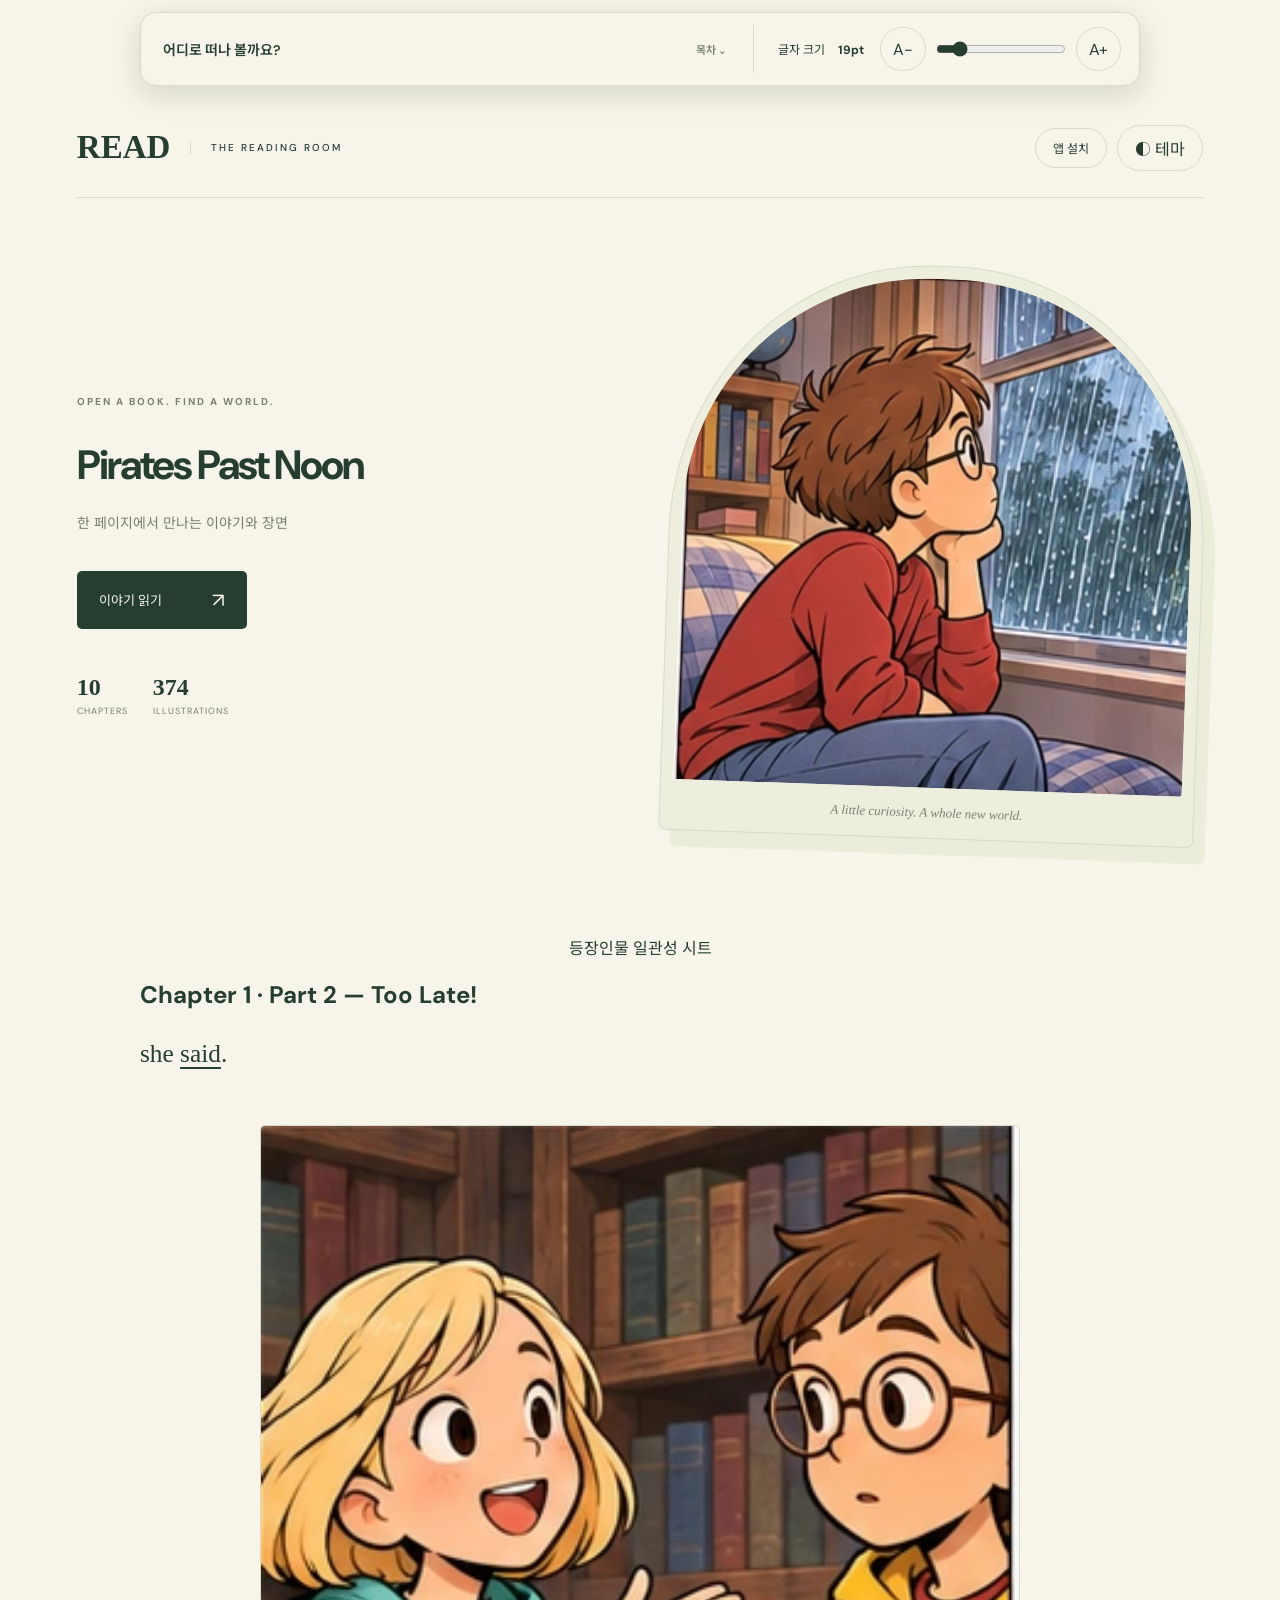
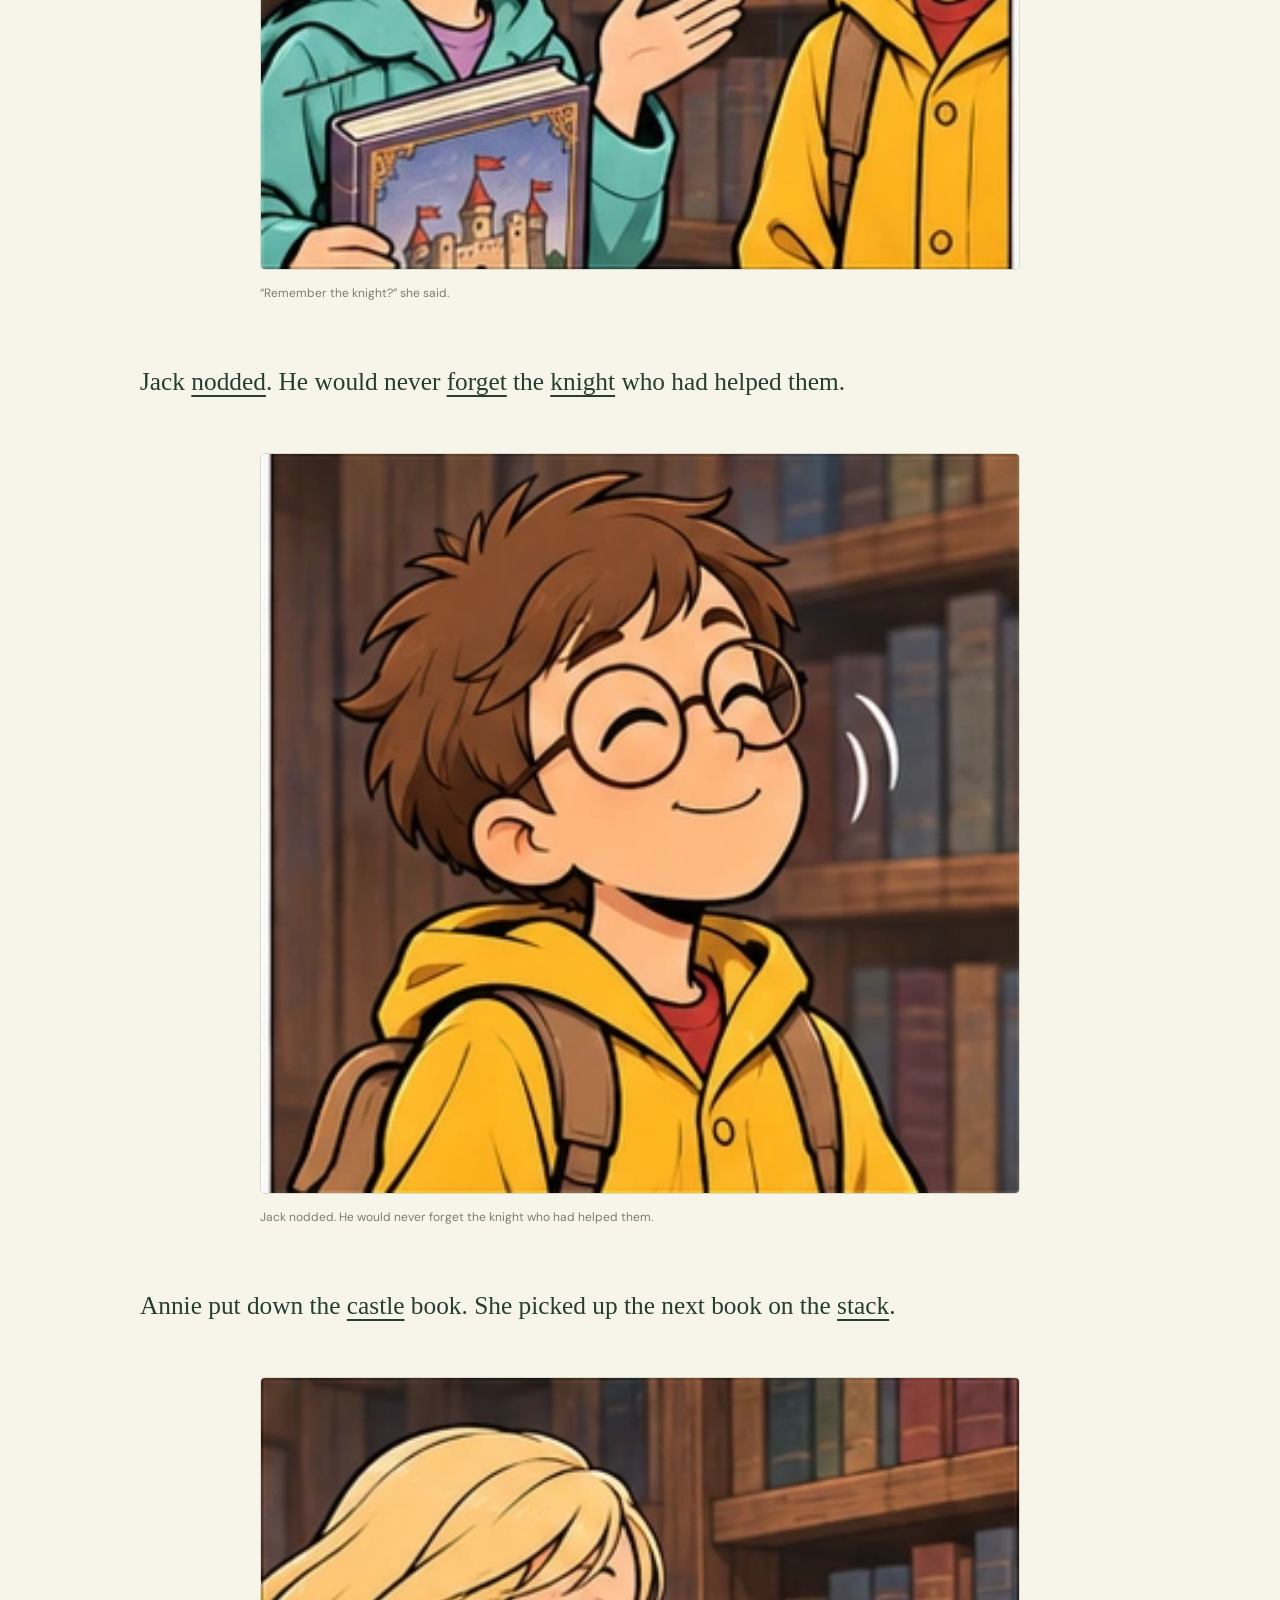
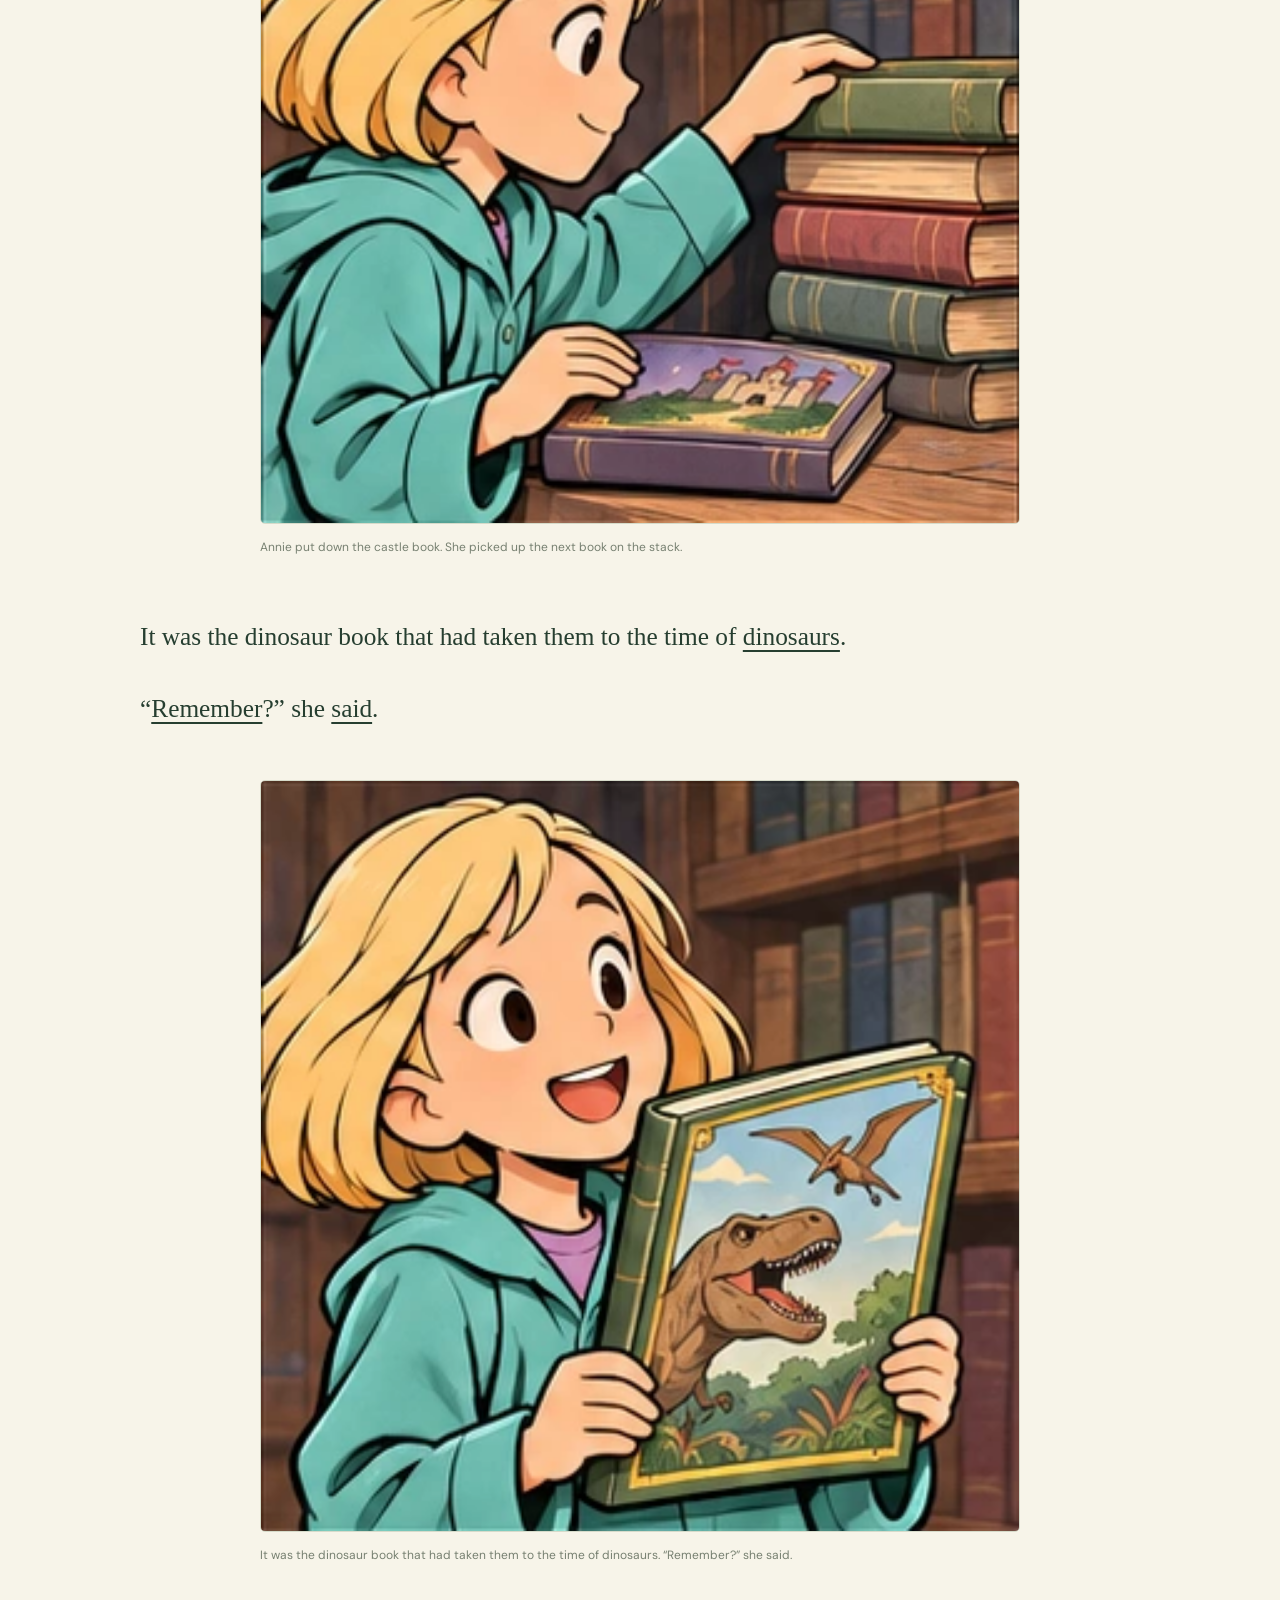
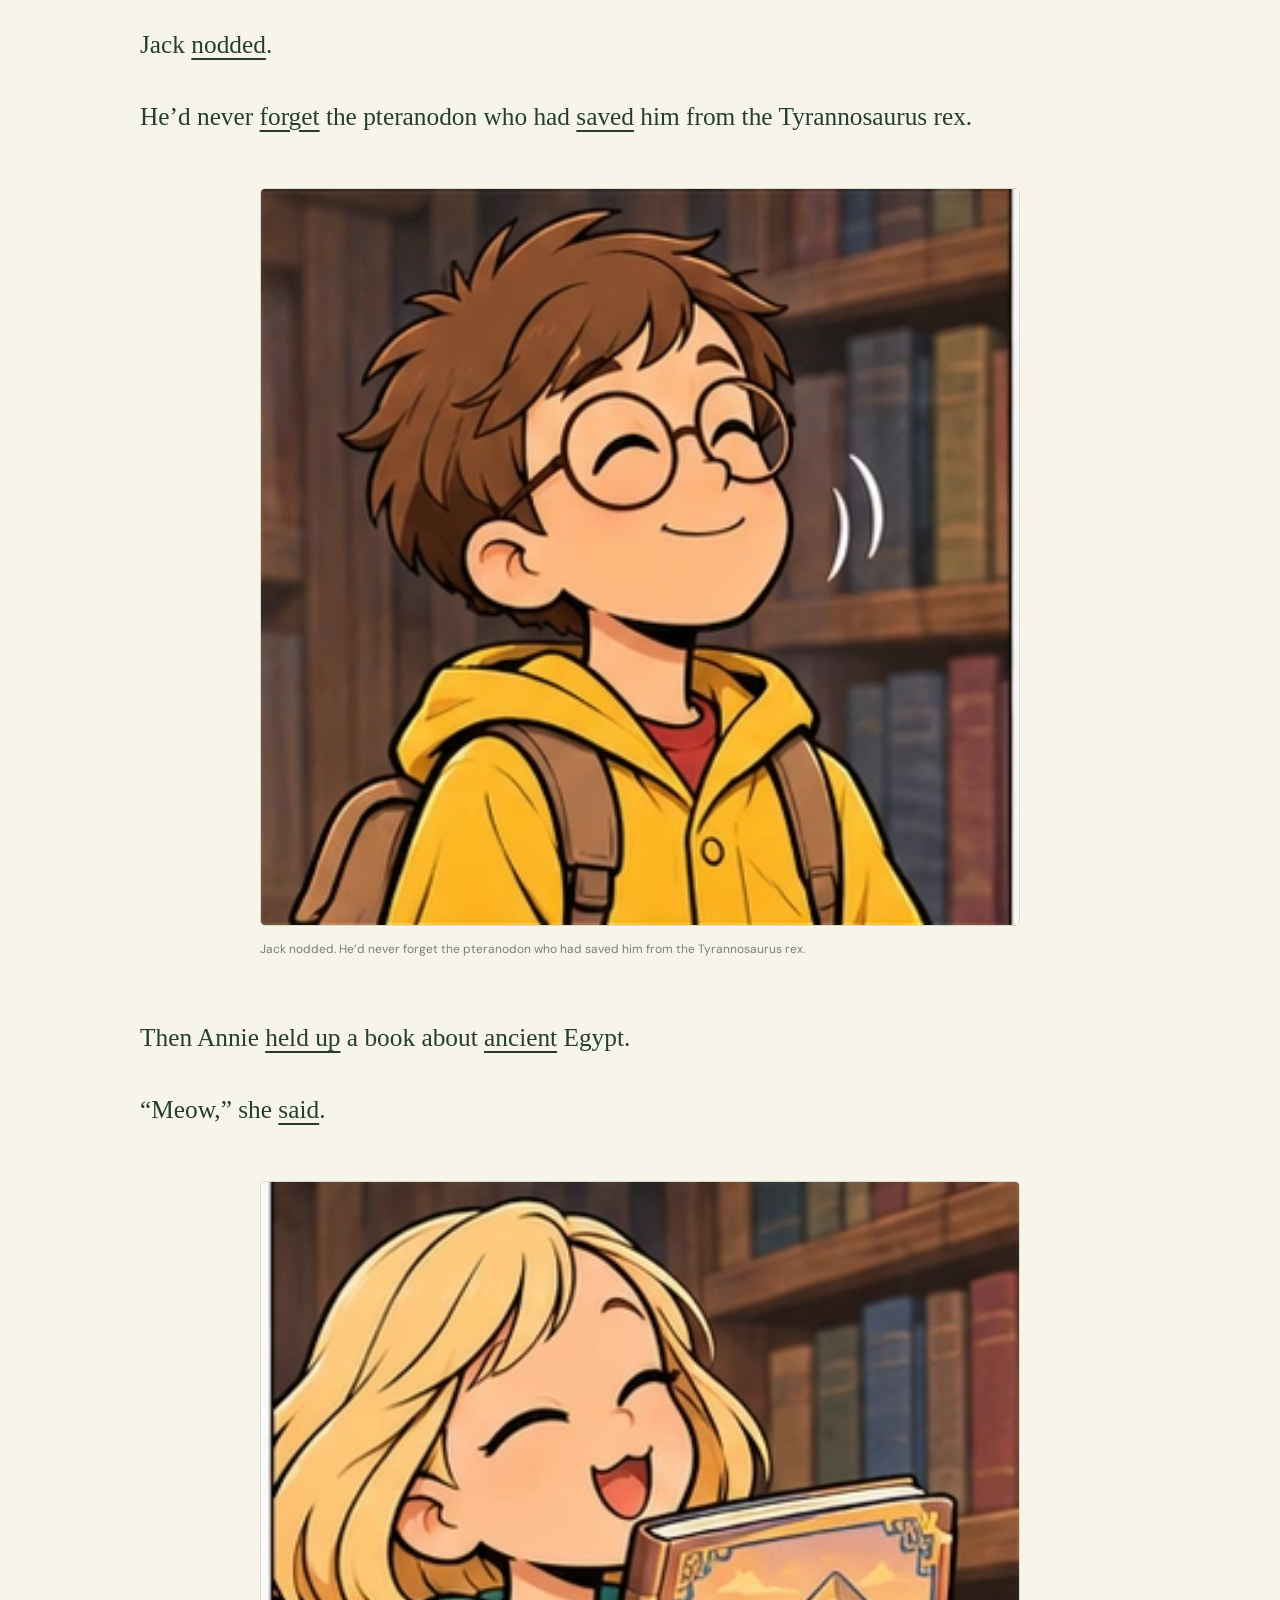
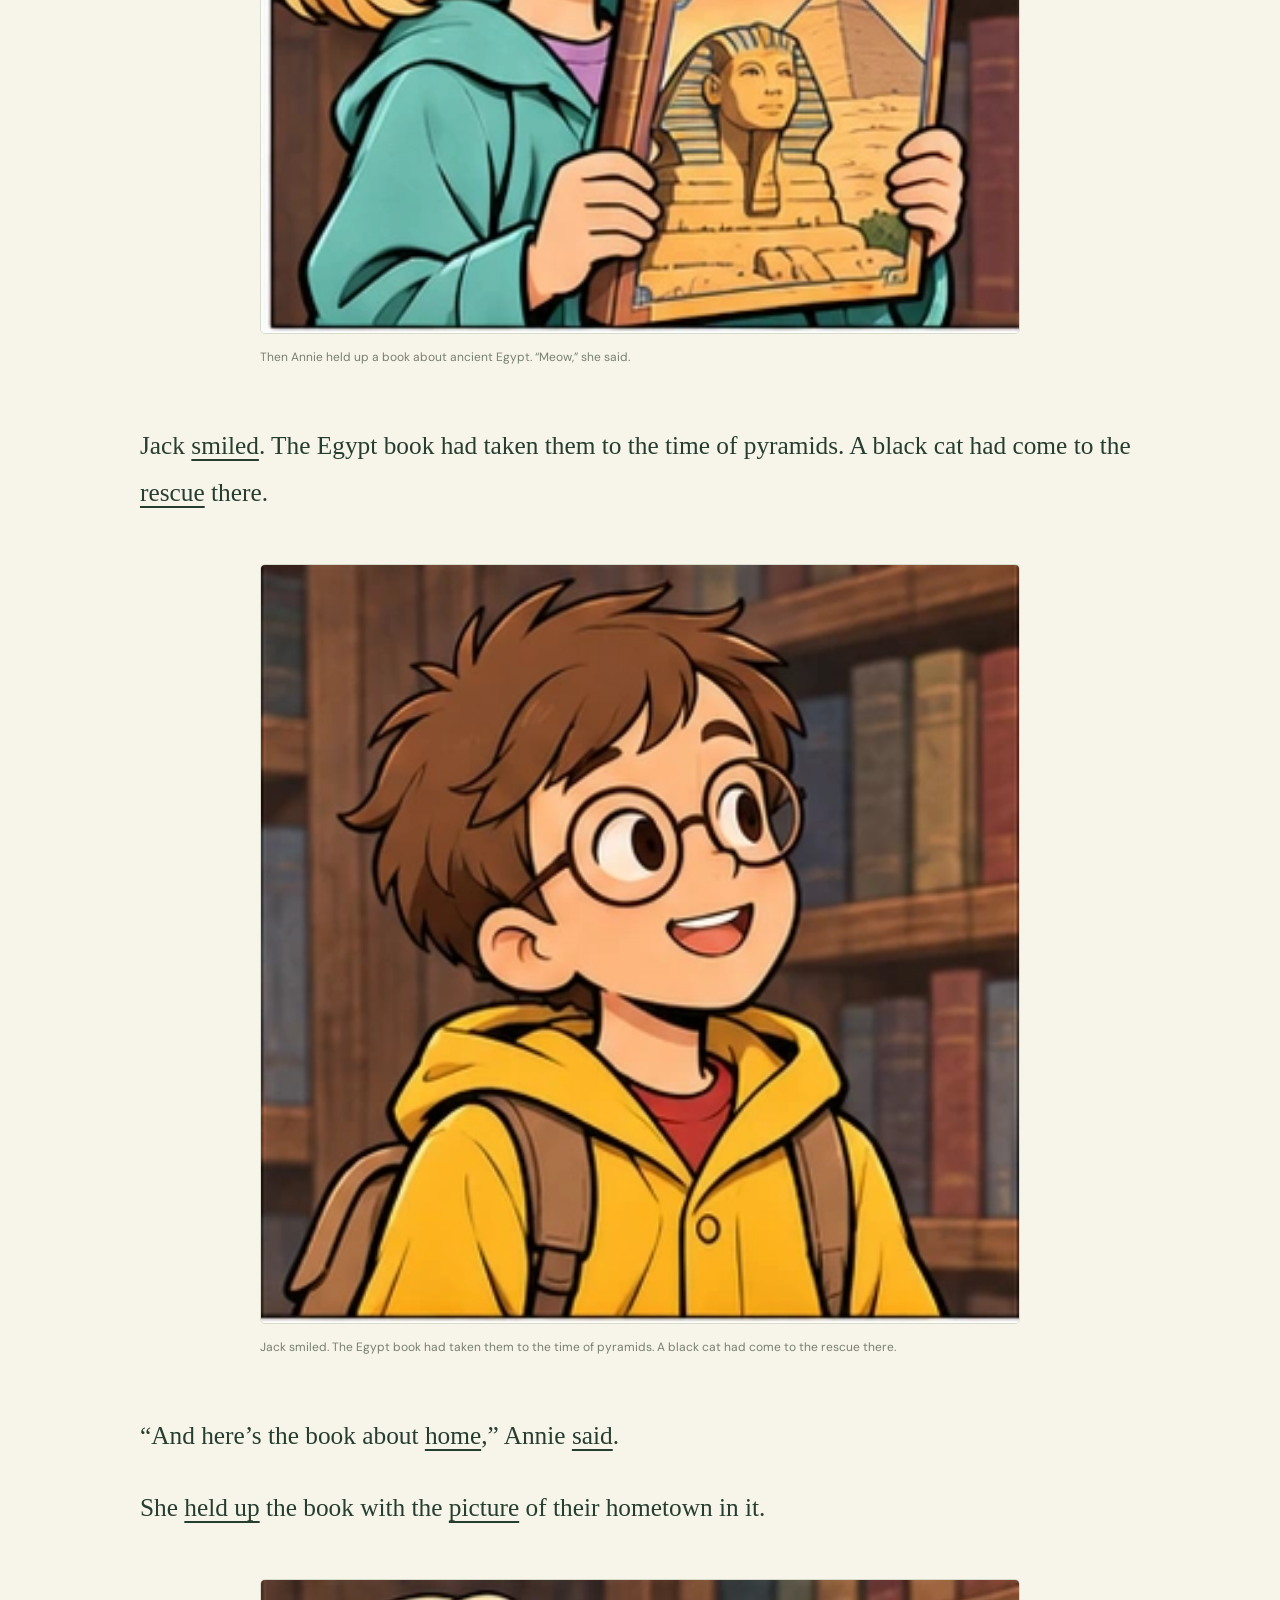
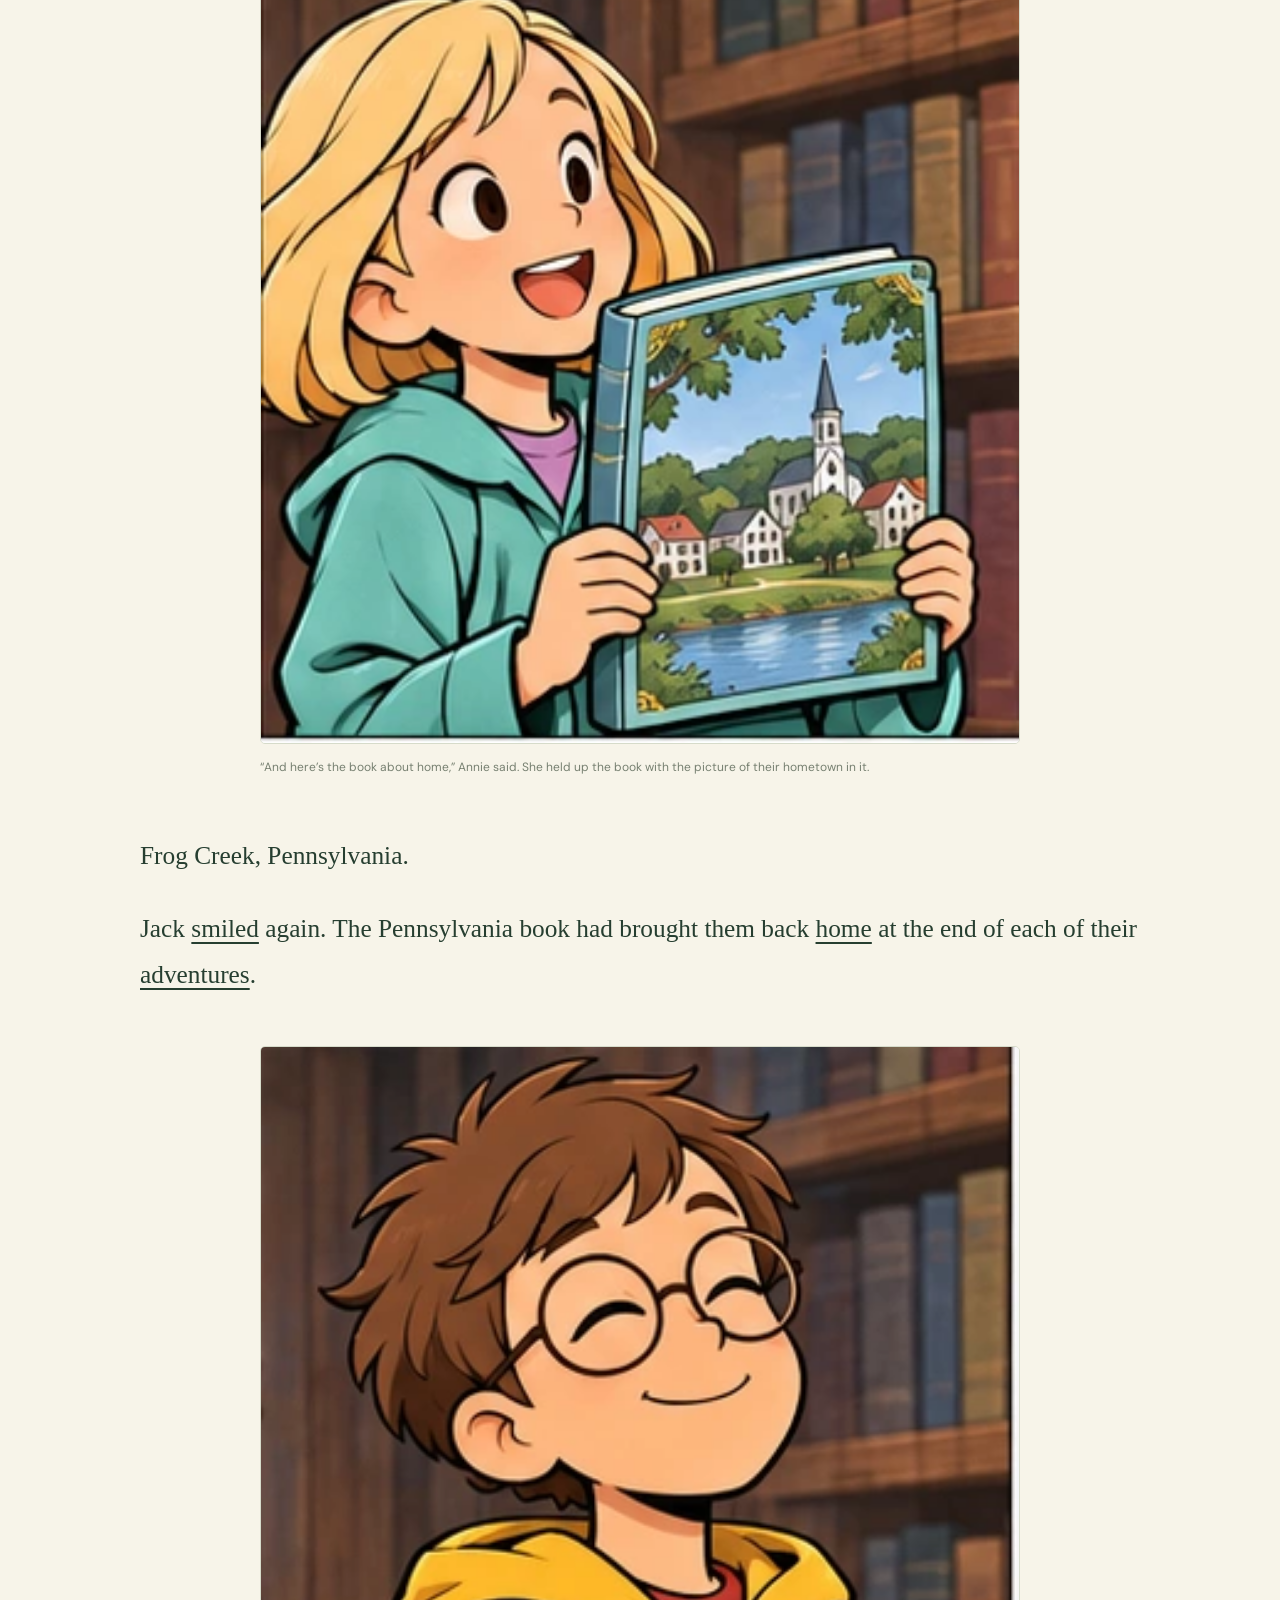
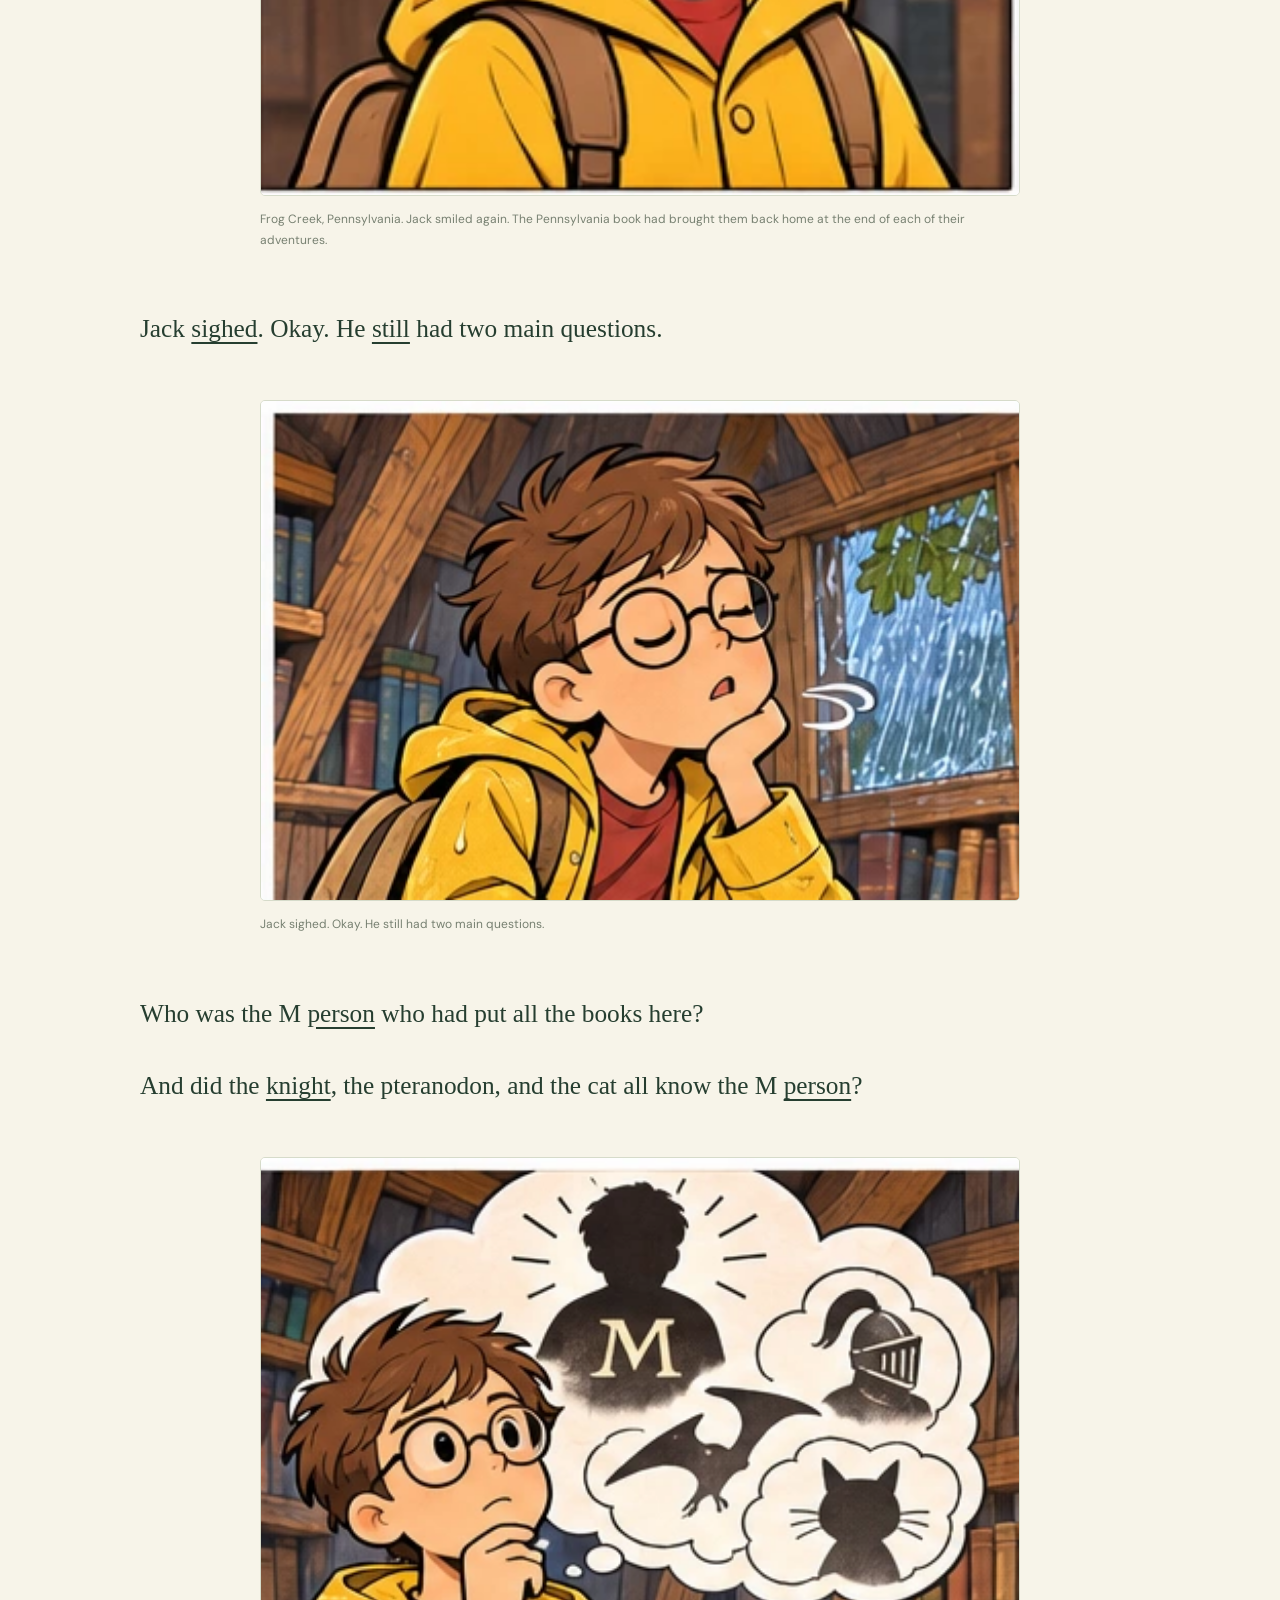
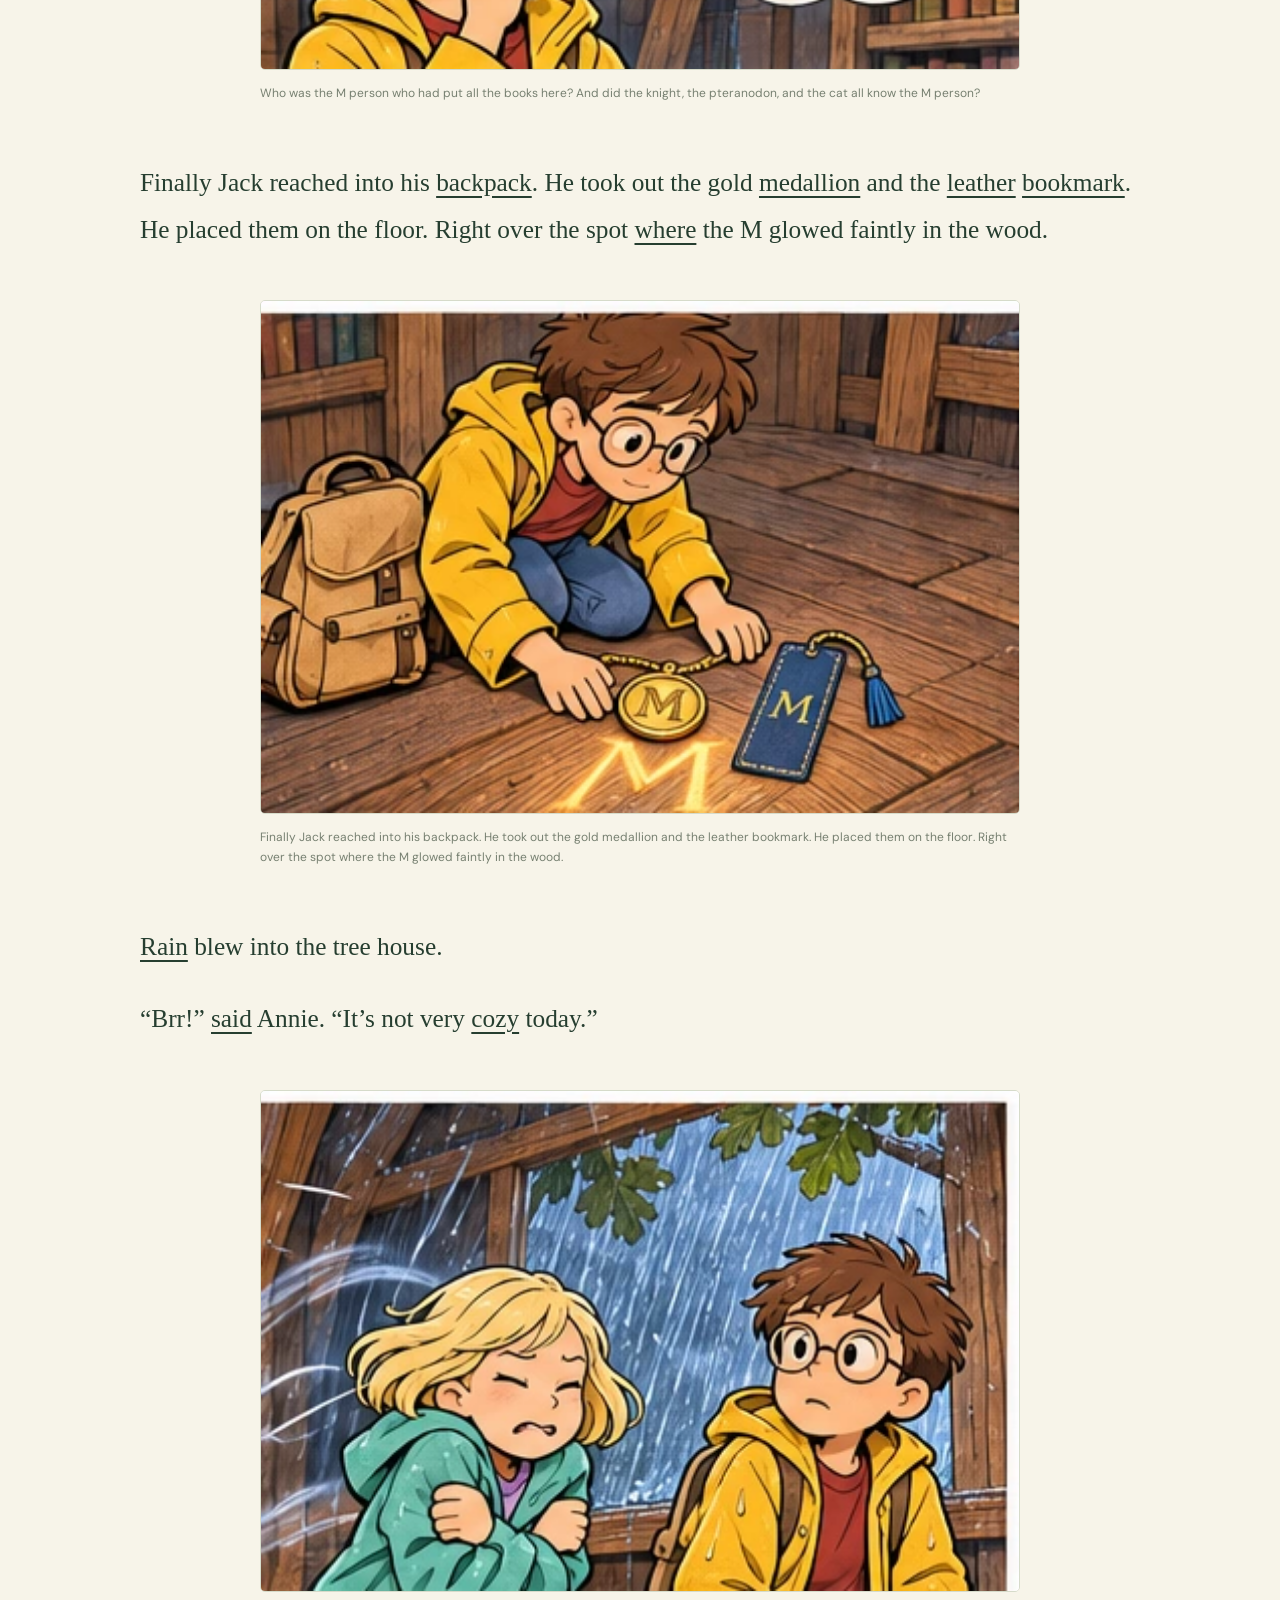
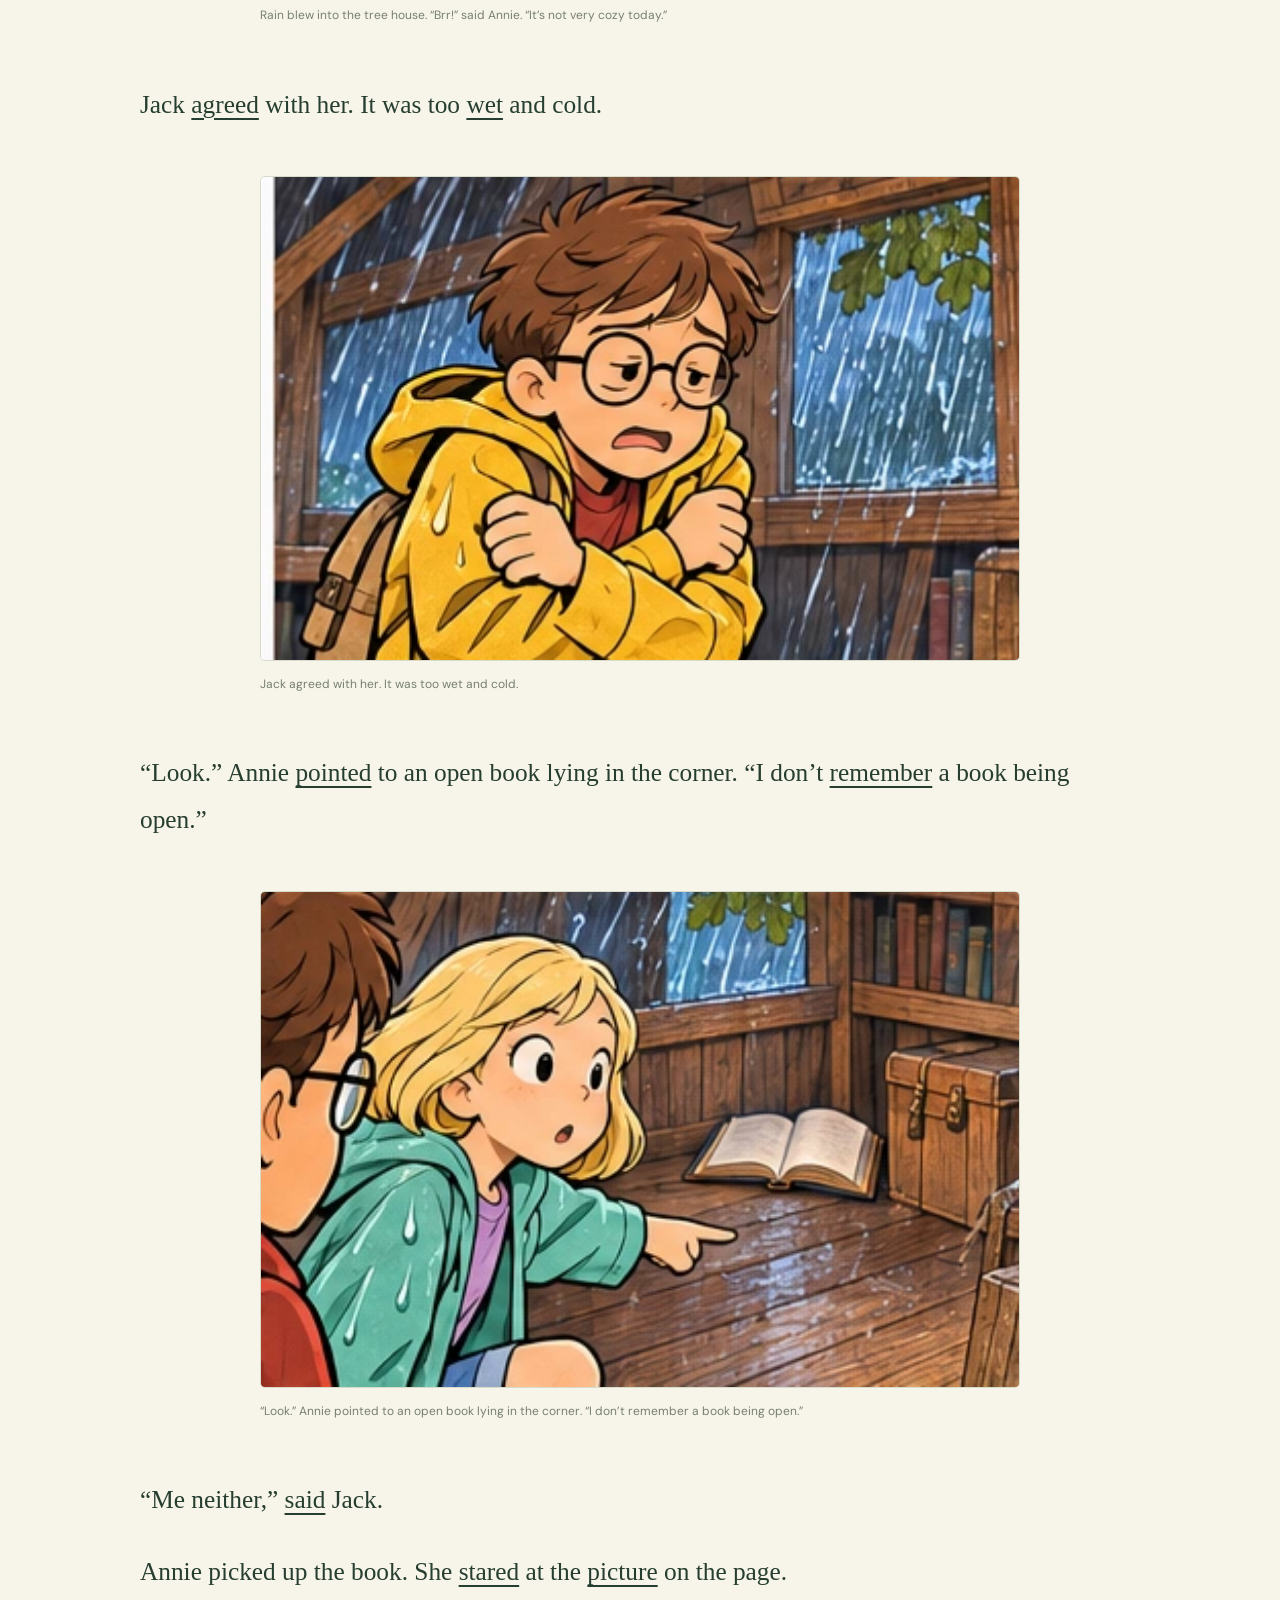
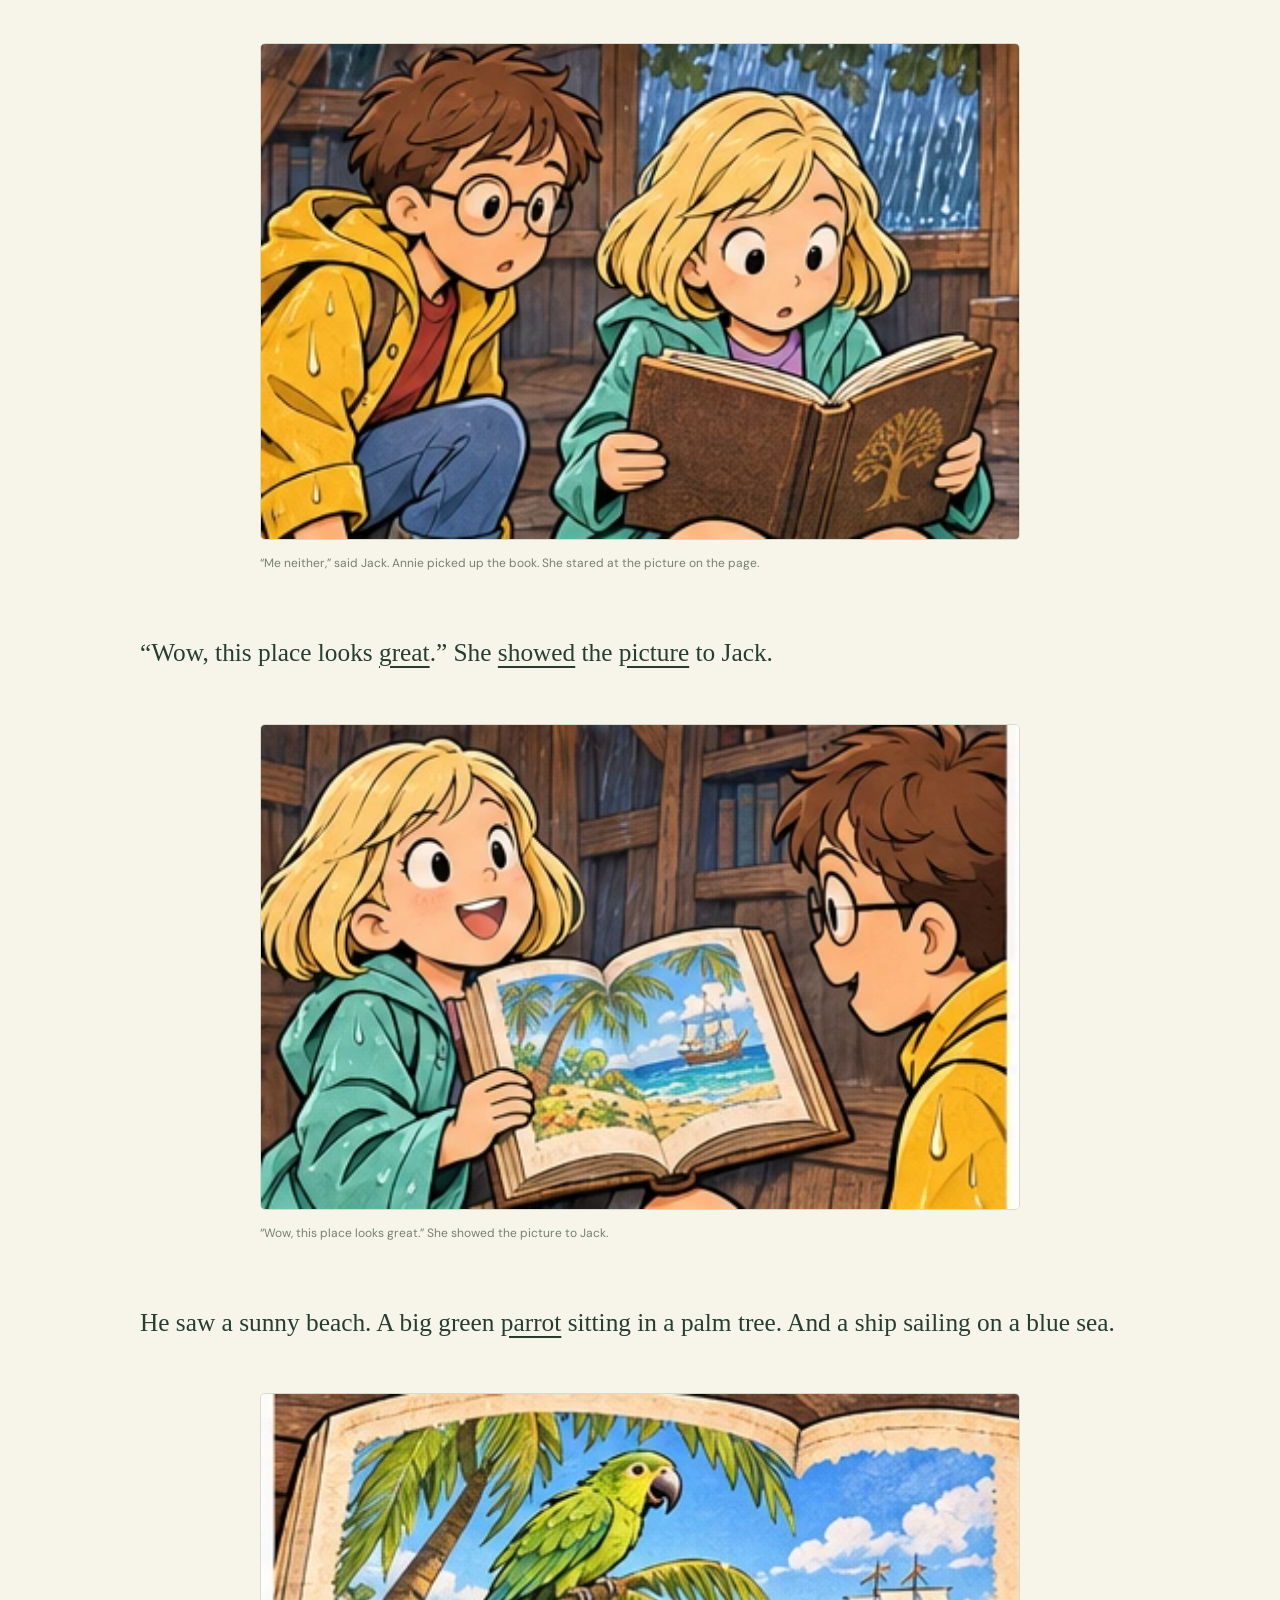
<file: part-01-02.html>
<!DOCTYPE html>

<html data-story-id="mth04-reading-room" lang="ko"><head><meta charset="utf-8"/><meta content="width=device-width,initial-scale=1,viewport-fit=cover" name="viewport"/><meta content="#263e30" name="theme-color"/><meta content="한 페이지에서 만나는 이야기와 장면" name="description"/><title>Chapter 1 · Part 2 — Too Late! · Pirates Past Noon</title><link href="style.css?v=e98a9d8c6372" rel="stylesheet"/><script defer="" src="app.js?v=e98a9d8c6372"></script><script defer="" src="pwa.js?v=e98a9d8c6372"></script><link href="manifest.webmanifest" rel="manifest"/><meta content="yes" name="mobile-web-app-capable"/><meta content="yes" name="apple-mobile-web-app-capable"/><meta content="Pirates Past Noon" name="apple-mobile-web-app-title"/><meta content="black-translucent" name="apple-mobile-web-app-status-bar-style"/><link href="assets/app-icon-180.png" rel="apple-touch-icon"/><link href="assets/app-icon-192.png" rel="icon" sizes="192x192" type="image/png"/><link href="learning.css" rel="stylesheet"/><script defer="" src="learning.js?v=pdf-vocab-20261123"></script></head>
<body><a class="skip" href="#part-p1">본문으로 이동</a><div aria-label="독서 도구" class="floating-reader" id="floating-reader" role="region"><details class="chapter-menu" id="chapter-menu"><summary>어디로 떠나 볼까요?<span aria-hidden="true">목차 ⌄</span></summary><nav aria-label="전체 이야기 목차" class="toc"><a href="part-01-01.html">Chapter 1 · Part 1 — Too Late!</a><a href="part-01-02.html">Chapter 1 · Part 2 — Too Late!</a><a href="part-02-01.html">Chapter 2 · Part 1 — The Bright Blue Sea</a><a href="part-03-01.html">Chapter 3 · Part 1 — Three Men in a Boat</a><a href="part-04-01.html">Chapter 4 · Part 1 — Vile Booty</a><a href="part-05-01.html">Chapter 5 · Part 1 — The Kid’s Treasure</a><a href="part-06-01.html">Chapter 6 · Part 1 — The Whale’s Eye</a><a href="part-07-01.html">Chapter 7 · Part 1 — Gale’s a-Blowin’</a><a href="part-08-01.html">Chapter 8 · Part 1 — Dig, Dogs, Dig</a><a href="part-08-02.html">Chapter 8 · Part 2 — Dig, Dogs, Dig</a><a href="part-09-01.html">Chapter 9 · Part 1 — The Mysterious M</a><a href="part-10-01.html">Chapter 10 · Part 1 — Treasure Again</a><a href="part-10-02.html">Chapter 10 · Part 2 — Treasure Again</a></nav></details><div class="reading-tools"><div><label for="font-size">글자 크기 <output for="font-size" id="font-value">19pt</output></label></div><div class="size-controls"><button aria-label="글자 크기 줄이기" id="smaller" type="button">A−</button><input aria-label="본문 글자 크기" id="font-size" max="50" min="14" step="1" type="range" value="19"/><button aria-label="글자 크기 늘리기" id="larger" type="button">A+</button></div></div></div>
<div class="shell"><header class="topbar"><a class="brand" href="#">READ<span>THE READING ROOM</span></a><button id="install-app" type="button">앱 설치</button><button aria-label="어두운 테마로 전환" id="theme" type="button">◐ <span>테마</span></button></header><main><div class="hero"><div class="hero-copy"><span class="eyebrow">OPEN A BOOK. FIND A WORLD.</span><h1 lang="en">Pirates Past Noon</h1><p class="hero-desc">한 페이지에서 만나는 이야기와 장면</p><a class="start" href="#part-p1">이야기 읽기 <span>↗</span></a><div class="stats"><span><b>10</b> CHAPTERS</span><span><b>374</b> ILLUSTRATIONS</span></div></div><div class="hero-art"><img alt="Jack watches the rain from his bedroom." height="306" src="assets/scene-0001.webp?v=e98a9d8c6372" width="304"/><span class="art-note">A little curiosity. A whole new world.</span></div></div><p class="reader-links"><a href="characters.html">등장인물 일관성 시트</a></p><article><h2>Chapter 1 · Part 2 — Too Late!</h2><p class="story-text" id="part-p1"><span class="sentence">she <button aria-expanded="false" class="vocab-word" data-word="said" type="button">said</button>.</span></p><figure><a href="assets/scene-0024.webp?v=e98a9d8c6372" rel="noopener" target="_blank"><img alt="" height="304" loading="lazy" src="assets/scene-0024.webp?v=e98a9d8c6372" width="308"/></a><figcaption>“Remember the knight?” she said.</figcaption></figure><p class="story-text" id="part-p2"><span class="sentence">Jack <button aria-expanded="false" class="vocab-word" data-word="nodded" type="button">nodded</button>. He would never <button aria-expanded="false" class="vocab-word" data-word="forget" type="button">forget</button> the <button aria-expanded="false" class="vocab-word" data-word="knight" type="button">knight</button> who had helped them.</span></p><figure><a href="assets/scene-0025.webp?v=e98a9d8c6372" rel="noopener" target="_blank"><img alt="" height="304" loading="lazy" src="assets/scene-0025.webp?v=e98a9d8c6372" width="307"/></a><figcaption>Jack nodded. He would never forget the knight who had helped them.</figcaption></figure><p class="story-text" id="part-p3"><span class="sentence">Annie put down the <button aria-expanded="false" class="vocab-word" data-word="castle" type="button">castle</button> book. She picked up the next book on the <button aria-expanded="false" class="vocab-word" data-word="stack" type="button">stack</button>.</span></p><figure><a href="assets/scene-0026.webp?v=e98a9d8c6372" rel="noopener" target="_blank"><img alt="" height="304" loading="lazy" src="assets/scene-0026.webp?v=e98a9d8c6372" width="307"/></a><figcaption>Annie put down the castle book. She picked up the next book on the stack.</figcaption></figure><p class="story-text" id="part-p4"><span class="sentence">It was the dinosaur book that had taken them to the time of <button aria-expanded="false" class="vocab-word" data-word="dinosaurs" type="button">dinosaurs</button>.</span></p><p class="story-text" id="part-p5"><span class="sentence">“<button aria-expanded="false" class="vocab-word" data-word="remember" type="button">Remember</button>?” she <button aria-expanded="false" class="vocab-word" data-word="said" type="button">said</button>.</span></p><figure><a href="assets/scene-0027.webp?v=e98a9d8c6372" rel="noopener" target="_blank"><img alt="" height="304" loading="lazy" src="assets/scene-0027.webp?v=e98a9d8c6372" width="307"/></a><figcaption>It was the dinosaur book that had taken them to the time of dinosaurs. “Remember?” she said.</figcaption></figure><p class="story-text" id="part-p6"><span class="sentence">Jack <button aria-expanded="false" class="vocab-word" data-word="nodded" type="button">nodded</button>.</span></p><p class="story-text" id="part-p7"><span class="sentence">He’d never <button aria-expanded="false" class="vocab-word" data-word="forget" type="button">forget</button> the pteranodon who had <button aria-expanded="false" class="vocab-word" data-word="saved" type="button">saved</button> him from the Tyrannosaurus rex.</span></p><figure><a href="assets/scene-0028.webp?v=e98a9d8c6372" rel="noopener" target="_blank"><img alt="" height="304" loading="lazy" src="assets/scene-0028.webp?v=e98a9d8c6372" width="308"/></a><figcaption>Jack nodded. He’d never forget the pteranodon who had saved him from the Tyrannosaurus rex.</figcaption></figure><p class="story-text" id="part-p8"><span class="sentence">Then Annie <button aria-expanded="false" class="vocab-word" data-word="held up" type="button">held up</button> a book about <button aria-expanded="false" class="vocab-word" data-word="ancient" type="button">ancient</button> Egypt.</span></p><p class="story-text" id="part-p9"><span class="sentence">“Meow,” she <button aria-expanded="false" class="vocab-word" data-word="said" type="button">said</button>.</span></p><figure><a href="assets/scene-0029.webp?v=e98a9d8c6372" rel="noopener" target="_blank"><img alt="" height="304" loading="lazy" src="assets/scene-0029.webp?v=e98a9d8c6372" width="307"/></a><figcaption>Then Annie held up a book about ancient Egypt. “Meow,” she said.</figcaption></figure><p class="story-text" id="part-p10"><span class="sentence">Jack <button aria-expanded="false" class="vocab-word" data-word="smiled" type="button">smiled</button>. The Egypt book had taken them to the time of pyramids. A black cat had come to the <button aria-expanded="false" class="vocab-word" data-word="rescue" type="button">rescue</button> there.</span></p><figure><a href="assets/scene-0030.webp?v=e98a9d8c6372" rel="noopener" target="_blank"><img alt="" height="304" loading="lazy" src="assets/scene-0030.webp?v=e98a9d8c6372" width="307"/></a><figcaption>Jack smiled. The Egypt book had taken them to the time of pyramids. A black cat had come to the rescue there.</figcaption></figure><p class="story-text" id="part-p11"><span class="sentence">“And here’s the book about <button aria-expanded="false" class="vocab-word" data-word="home" type="button">home</button>,” Annie <button aria-expanded="false" class="vocab-word" data-word="said" type="button">said</button>.</span></p><p class="story-text" id="part-p12"><span class="sentence">She <button aria-expanded="false" class="vocab-word" data-word="held up" type="button">held up</button> the book with the <button aria-expanded="false" class="vocab-word" data-word="picture" type="button">picture</button> of their hometown in it.</span></p><figure><a href="assets/scene-0031.webp?v=e98a9d8c6372" rel="noopener" target="_blank"><img alt="" height="304" loading="lazy" src="assets/scene-0031.webp?v=e98a9d8c6372" width="307"/></a><figcaption>“And here’s the book about home,” Annie said. She held up the book with the picture of their hometown in it.</figcaption></figure><p class="story-text" id="part-p13"><span class="sentence">Frog Creek, Pennsylvania.</span></p><p class="story-text" id="part-p14"><span class="sentence">Jack <button aria-expanded="false" class="vocab-word" data-word="smiled" type="button">smiled</button> again. The Pennsylvania book had brought them back <button aria-expanded="false" class="vocab-word" data-word="home" type="button">home</button> at the end of each of their <button aria-expanded="false" class="vocab-word" data-word="adventures" type="button">adventures</button>.</span></p><figure><a href="assets/scene-0032.webp?v=e98a9d8c6372" rel="noopener" target="_blank"><img alt="" height="304" loading="lazy" src="assets/scene-0032.webp?v=e98a9d8c6372" width="308"/></a><figcaption>Frog Creek, Pennsylvania. Jack smiled again. The Pennsylvania book had brought them back home at the end of each of their adventures.</figcaption></figure><p class="story-text" id="part-p15"><span class="sentence">Jack <button aria-expanded="false" class="vocab-word" data-word="sighed" type="button">sighed</button>. Okay. He <button aria-expanded="false" class="vocab-word" data-definition="Continuing until that time." data-ko="아직도" data-word="still" type="button">still</button> had two main questions.</span></p><figure><a href="assets/scene-0033.webp?v=e98a9d8c6372" rel="noopener" target="_blank"><img alt="Jack sighed. Okay. He still had two main questions." height="249" loading="lazy" src="assets/scene-0033.webp?v=e98a9d8c6372" width="378"/></a><figcaption>Jack sighed. Okay. He still had two main questions.</figcaption></figure><p class="story-text" id="part-p16"><span class="sentence">Who was the M <button aria-expanded="false" class="vocab-word" data-word="person" type="button">person</button> who had put all the books here?</span></p><p class="story-text" id="part-p17"><span class="sentence">And did the <button aria-expanded="false" class="vocab-word" data-word="knight" type="button">knight</button>, the pteranodon, and the cat all know the M <button aria-expanded="false" class="vocab-word" data-word="person" type="button">person</button>?</span></p><figure><a href="assets/scene-0034.webp?v=e98a9d8c6372" rel="noopener" target="_blank"><img alt="Who was the M person who had put all the books here? And did the knight, the pteranodon, and the cat all know the M person?" height="249" loading="lazy" src="assets/scene-0034.webp?v=e98a9d8c6372" width="369"/></a><figcaption>Who was the M person who had put all the books here? And did the knight, the pteranodon, and the cat all know the M person?</figcaption></figure><p class="story-text" id="part-p18"><span class="sentence">Finally Jack reached into his <button aria-expanded="false" class="vocab-word" data-word="backpack">backpack</button>. He took out the gold <button aria-expanded="false" class="vocab-word" data-word="medallion">medallion</button> and the <button aria-expanded="false" class="vocab-word" data-word="leather">leather</button> <button aria-expanded="false" class="vocab-word" data-word="bookmark">bookmark</button>. He placed them on the floor. Right over the spot <button aria-expanded="false" class="vocab-word" data-word="where" type="button">where</button> the M glowed faintly in the wood.</span></p><figure><a href="assets/scene-0035.webp?v=e98a9d8c6372" rel="noopener" target="_blank"><img alt="Finally Jack reached into his backpack. He took out the gold medallion and the leather bookmark. He placed them on the floor. Right over the spot where the M glowed faintly in the wood." height="249" loading="lazy" src="assets/scene-0035.webp?v=e98a9d8c6372" width="369"/></a><figcaption>Finally Jack reached into his backpack. He took out the gold medallion and the leather bookmark. He placed them on the floor. Right over the spot where the M glowed faintly in the wood.</figcaption></figure><p class="story-text" id="part-p19"><span class="sentence"><button aria-expanded="false" class="vocab-word" data-word="rain" type="button">Rain</button> blew into the tree house.</span></p><p class="story-text" id="part-p20"><span class="sentence">“Brr!” <button aria-expanded="false" class="vocab-word" data-word="said" type="button">said</button> Annie. “It’s not very <button aria-expanded="false" class="vocab-word" data-word="cozy" type="button">cozy</button> today.”</span></p><figure><a href="assets/scene-0036.webp?v=e98a9d8c6372" rel="noopener" target="_blank"><img alt="Rain blew into the tree house. “Brr!” said Annie. “It’s not very cozy today.”" height="249" loading="lazy" src="assets/scene-0036.webp?v=e98a9d8c6372" width="377"/></a><figcaption>Rain blew into the tree house. “Brr!” said Annie. “It’s not very cozy today.”</figcaption></figure><p class="story-text" id="part-p21"><span class="sentence">Jack <button aria-expanded="false" class="vocab-word" data-word="agreed" type="button">agreed</button> with her. It was too <button aria-expanded="false" class="vocab-word" data-word="wet" type="button">wet</button> and cold.</span></p><figure><a href="assets/scene-0037.webp?v=e98a9d8c6372" rel="noopener" target="_blank"><img alt="Jack agreed with her. It was too wet and cold." height="241" loading="lazy" src="assets/scene-0037.webp?v=e98a9d8c6372" width="378"/></a><figcaption>Jack agreed with her. It was too wet and cold.</figcaption></figure><p class="story-text" id="part-p22"><span class="sentence">“Look.” Annie <button aria-expanded="false" class="vocab-word" data-word="pointed">pointed</button> to an open book lying in the corner. “I don’t <button aria-expanded="false" class="vocab-word" data-word="remember" type="button">remember</button> a book being open.”</span></p><figure><a href="assets/scene-0038.webp?v=e98a9d8c6372" rel="noopener" target="_blank"><img alt="“Look.” Annie pointed to an open book lying in the corner. “I don’t remember a book being open.”" height="241" loading="lazy" src="assets/scene-0038.webp?v=e98a9d8c6372" width="369"/></a><figcaption>“Look.” Annie pointed to an open book lying in the corner. “I don’t remember a book being open.”</figcaption></figure><p class="story-text" id="part-p23"><span class="sentence">“Me neither,” <button aria-expanded="false" class="vocab-word" data-word="said" type="button">said</button> Jack.</span></p><p class="story-text" id="part-p24"><span class="sentence">Annie picked up the book. She <button aria-expanded="false" class="vocab-word" data-word="stared">stared</button> at the <button aria-expanded="false" class="vocab-word" data-word="picture" type="button">picture</button> on the page.</span></p><figure><a href="assets/scene-0039.webp?v=e98a9d8c6372" rel="noopener" target="_blank"><img alt="“Me neither,” said Jack. Annie picked up the book. She stared at the picture on the page." height="241" loading="lazy" src="assets/scene-0039.webp?v=e98a9d8c6372" width="369"/></a><figcaption>“Me neither,” said Jack. Annie picked up the book. She stared at the picture on the page.</figcaption></figure><p class="story-text" id="part-p25"><span class="sentence">“Wow, this place looks <button aria-expanded="false" class="vocab-word" data-word="great" type="button">great</button>.” She <button aria-expanded="false" class="vocab-word" data-word="showed" type="button">showed</button> the <button aria-expanded="false" class="vocab-word" data-word="picture" type="button">picture</button> to Jack.</span></p><figure><a href="assets/scene-0040.webp?v=e98a9d8c6372" rel="noopener" target="_blank"><img alt="“Wow, this place looks great.” She showed the picture to Jack." height="241" loading="lazy" src="assets/scene-0040.webp?v=e98a9d8c6372" width="377"/></a><figcaption>“Wow, this place looks great.” She showed the picture to Jack.</figcaption></figure><p class="story-text" id="part-p26"><span class="sentence">He saw a sunny beach. A big green <button aria-expanded="false" class="vocab-word" data-word="parrot">parrot</button> sitting in a palm tree. And a ship sailing on a blue sea.</span></p><figure><a href="assets/scene-0041.webp?v=e98a9d8c6372" rel="noopener" target="_blank"><img alt="He saw a sunny beach. A big green parrot sitting in a palm tree. And a ship sailing on a blue sea." height="242" loading="lazy" src="assets/scene-0041.webp?v=e98a9d8c6372" width="378"/></a><figcaption>He saw a sunny beach. A big green parrot sitting in a palm tree. And a ship sailing on a blue sea.</figcaption></figure><p class="story-text" id="part-p27"><span class="sentence">Another gust of rainy wind blew into the tree house.</span></p><p class="story-text" id="part-p28"><span class="sentence">Annie <button aria-expanded="false" class="vocab-word" data-word="pointed">pointed</button> to the <button aria-expanded="false" class="vocab-word" data-word="picture" type="button">picture</button>. “I wish we were there instead of here,” she <button aria-expanded="false" class="vocab-word" data-word="said" type="button">said</button>.</span></p><figure><a href="assets/scene-0042.webp?v=e98a9d8c6372" rel="noopener" target="_blank"><img alt="Another gust of rainy wind blew into the tree house. Annie pointed to the picture. “I wish we were there instead of here,” she said." height="242" loading="lazy" src="assets/scene-0042.webp?v=e98a9d8c6372" width="369"/></a><figcaption>Another gust of rainy wind blew into the tree house. Annie pointed to the picture. “I wish we were there instead of here,” she said.</figcaption></figure><p class="story-text" id="part-p29"><span class="sentence">“Yeah,” <button aria-expanded="false" class="vocab-word" data-word="said" type="button">said</button> Jack. “But <button aria-expanded="false" class="vocab-word" data-word="where" type="button">where</button> is there?”</span></p><figure><a href="assets/scene-0043.webp?v=e98a9d8c6372" rel="noopener" target="_blank"><img alt="“Yeah,” said Jack. “But where is there?”" height="242" loading="lazy" src="assets/scene-0043.webp?v=e98a9d8c6372" width="369"/></a><figcaption>“Yeah,” said Jack. “But where is there?”</figcaption></figure><p class="story-text" id="part-p30"><span class="sentence">“Too <button aria-expanded="false" class="vocab-word" data-word="late" type="button">late</button>!” came a <button aria-expanded="false" class="vocab-word" data-word="squawk" type="button">squawk</button>.</span></p><figure><a href="assets/scene-0044.webp?v=e98a9d8c6372" rel="noopener" target="_blank"><img alt="“Too late!” came a squawk." height="242" loading="lazy" src="assets/scene-0044.webp?v=e98a9d8c6372" width="377"/></a><figcaption>“Too late!” came a squawk.</figcaption></figure><p class="story-text" id="part-p31"><span class="sentence">Jack and Annie turned quickly.</span></p><p class="story-text" id="part-p32"><span class="sentence">Sitting on a branch outside the window ledge of the tree house was a green <button aria-expanded="false" class="vocab-word" data-word="parrot">parrot</button>. Exactly like the <button aria-expanded="false" class="vocab-word" data-word="parrot">parrot</button> in the <button aria-expanded="false" class="vocab-word" data-word="picture" type="button">picture</button>.</span></p><figure><a href="assets/scene-0045.webp?v=e98a9d8c6372" rel="noopener" target="_blank"><img alt="Jack and Annie turned quickly. Sitting on a branch outside the window ledge of the tree house was a green parrot. Exactly like the parrot in the picture." height="250" loading="lazy" src="assets/scene-0045.webp?v=e98a9d8c6372" width="378"/></a><figcaption>Jack and Annie turned quickly. Sitting on a branch outside the window ledge of the tree house was a green parrot. Exactly like the parrot in the picture.</figcaption></figure><p class="story-text" id="part-p33"><span class="sentence">“Too <button aria-expanded="false" class="vocab-word" data-word="late" type="button">late</button>!” the <button aria-expanded="false" class="vocab-word" data-word="parrot">parrot</button> <button aria-expanded="false" class="vocab-word" data-word="squawked" type="button">squawked</button> again.</span></p><figure><a href="assets/scene-0046.webp?v=e98a9d8c6372" rel="noopener" target="_blank"><img alt="“Too late!” the parrot squawked again." height="250" loading="lazy" src="assets/scene-0046.webp?v=e98a9d8c6372" width="369"/></a><figcaption>“Too late!” the parrot squawked again.</figcaption></figure><p class="story-text" id="part-p34"><span class="sentence">“A talking <button aria-expanded="false" class="vocab-word" data-word="parrot">parrot</button>!” <button aria-expanded="false" class="vocab-word" data-word="said" type="button">said</button> Annie. “Is your name Polly? Can I call you Polly?”</span></p><figure><a href="assets/scene-0047.webp?v=e98a9d8c6372" rel="noopener" target="_blank"><img alt="“A talking parrot!” said Annie. “Is your name Polly? Can I call you Polly?”" height="250" loading="lazy" src="assets/scene-0047.webp?v=e98a9d8c6372" width="369"/></a><figcaption>“A talking parrot!” said Annie. “Is your name Polly? Can I call you Polly?”</figcaption></figure><p class="story-text" id="part-p35"><span class="sentence">Suddenly the wind started to <button aria-expanded="false" class="vocab-word" data-word="whistle" type="button">whistle</button>.</span></p><p class="story-text" id="part-p36"><span class="sentence">“Oh no! Now we’re in big <button aria-expanded="false" class="vocab-word" data-word="trouble" type="button">trouble</button>!” <button aria-expanded="false" class="vocab-word" data-word="said" type="button">said</button> Jack.</span></p><figure><a href="assets/scene-0048.webp?v=e98a9d8c6372" rel="noopener" target="_blank"><img alt="Suddenly the wind started to whistle. “Oh no! Now we’re in big trouble!” said Jack." height="250" loading="lazy" src="assets/scene-0048.webp?v=e98a9d8c6372" width="377"/></a><figcaption>Suddenly the wind started to whistle. “Oh no! Now we’re in big trouble!” said Jack.</figcaption></figure><p class="story-text" id="part-p37"><span class="sentence">The wind blew <button aria-expanded="false" class="vocab-word" data-word="harder" type="button">harder</button>.</span></p><p class="story-text" id="part-p38"><span class="sentence">The <button aria-expanded="false" class="vocab-word" data-word="leaves" type="button">leaves</button> shook.</span></p><figure><a href="assets/scene-0049.webp?v=e98a9d8c6372" rel="noopener" target="_blank"><img alt="The wind blew harder. The leaves shook." height="247" loading="lazy" src="assets/scene-0049.webp?v=e98a9d8c6372" width="377"/></a><figcaption>The wind blew harder. The leaves shook.</figcaption></figure><p class="story-text" id="part-p39"><span class="sentence">The tree house started to <button aria-expanded="false" class="vocab-word" data-word="spin" type="button">spin</button>. Faster and faster!</span></p><figure><a href="assets/scene-0050.webp?v=e98a9d8c6372" rel="noopener" target="_blank"><img alt="The tree house started to spin. Faster and faster!" height="247" loading="lazy" src="assets/scene-0050.webp?v=e98a9d8c6372" width="369"/></a><figcaption>The tree house started to spin. Faster and faster!</figcaption></figure><p class="story-text" id="part-p40"><span class="sentence">Jack <button aria-expanded="false" class="vocab-word" data-word="squeezed" type="button">squeezed</button> his <button aria-expanded="false" class="vocab-word" data-word="eyes" type="button">eyes</button> shut. Then everything was <button aria-expanded="false" class="vocab-word" data-definition="Without movement or sound." data-ko="고요한 / 움직임 없는" data-word="still" type="button">still</button>.</span></p><figure><a href="assets/scene-0051.webp?v=e98a9d8c6372" rel="noopener" target="_blank"><img alt="Jack squeezed his eyes shut. Then everything was still." height="247" loading="lazy" src="assets/scene-0051.webp?v=e98a9d8c6372" width="369"/></a><figcaption>Jack squeezed his eyes shut. Then everything was still.</figcaption></figure><p class="story-text" id="part-p41"><span class="sentence"><button aria-expanded="false" class="vocab-word" data-word="absolutely" type="button">Absolutely</button> <button aria-expanded="false" class="vocab-word" data-definition="Without movement or sound." data-ko="고요한 / 움직임 없는" data-word="still" type="button">still</button>.</span></p><p class="story-text" id="part-p42"><span class="sentence">Jack <button aria-expanded="false" class="vocab-word" data-word="opened" type="button">opened</button> his <button aria-expanded="false" class="vocab-word" data-word="eyes" type="button">eyes</button>.</span></p><figure><a href="assets/scene-0052.webp?v=e98a9d8c6372" rel="noopener" target="_blank"><img alt="Absolutely still. Jack opened his eyes." height="247" loading="lazy" src="assets/scene-0052.webp?v=e98a9d8c6372" width="375"/></a><figcaption>Absolutely still. Jack opened his eyes.</figcaption></figure><p class="story-text" id="part-p43"><span class="sentence">“Too <button aria-expanded="false" class="vocab-word" data-word="late" type="button">late</button>!” <button aria-expanded="false" class="vocab-word" data-word="squawked" type="button">squawked</button> Polly.</span></p><figure><a href="assets/scene-0053.webp?v=e98a9d8c6372" rel="noopener" target="_blank"><img alt="“Too late!” squawked Polly." height="243" loading="lazy" src="assets/scene-0053.webp?v=e98a9d8c6372" width="377"/></a><figcaption>“Too late!” squawked Polly.</figcaption></figure></article><div class="end-note"><nav class="part-links"><a href="part-01-01.html">← 이전 파트</a><a href="index.html">전체 목차</a><a href="part-02-01.html">다음 파트 →</a></nav></div></main><footer>ILLUSTRATED READING ROOM<br/><small>제공된 원문 · AI 제작 삽화</small></footer></div>
<dialog aria-labelledby="install-title" id="install-help"><h2 id="install-title">내 독서 앱으로 설치하기</h2><p id="install-instructions"></p><p class="install-note">설치 후 홈 화면이나 바탕 화면의 앱 아이콘을 눌러 열어 주세요.</p><div class="install-buttons"><button hidden="" id="read-fullscreen" type="button">전체화면으로 읽기</button><form method="dialog"><button>닫기</button></form></div></dialog></body></html>
</file>
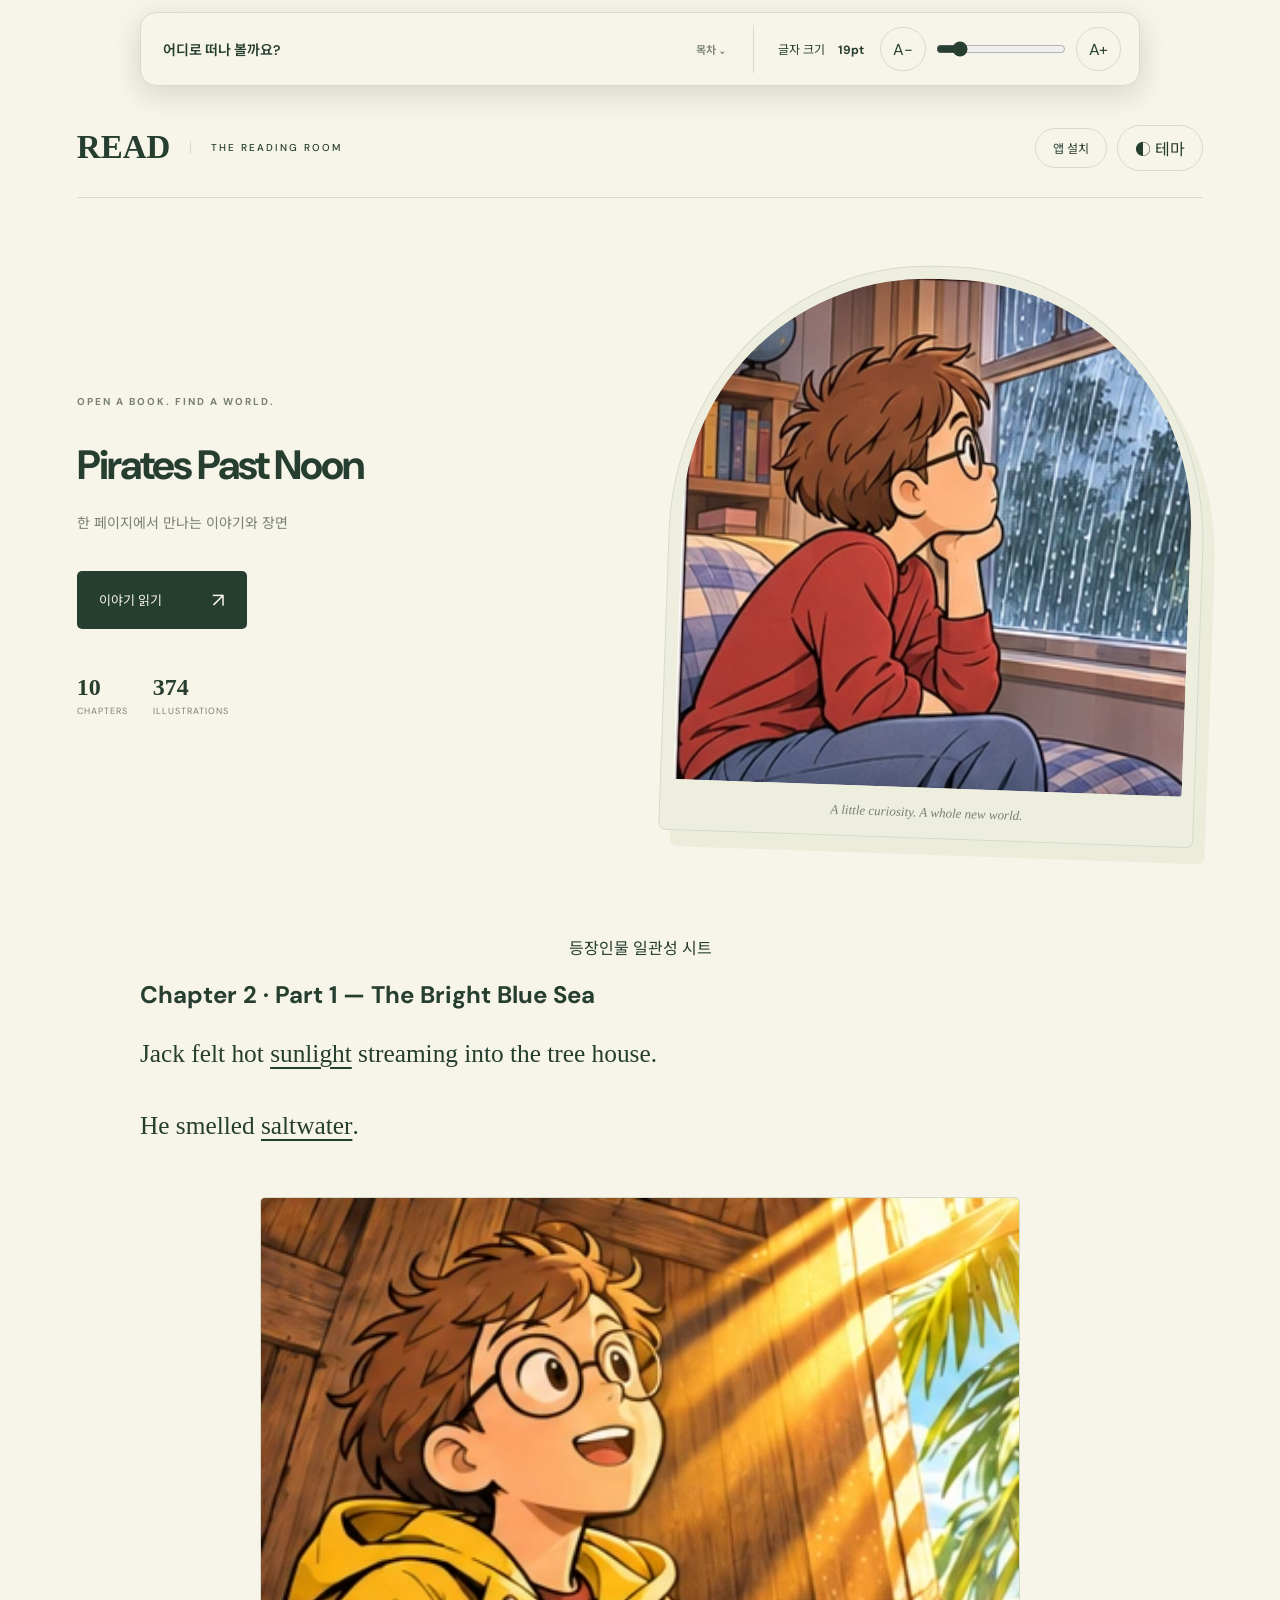
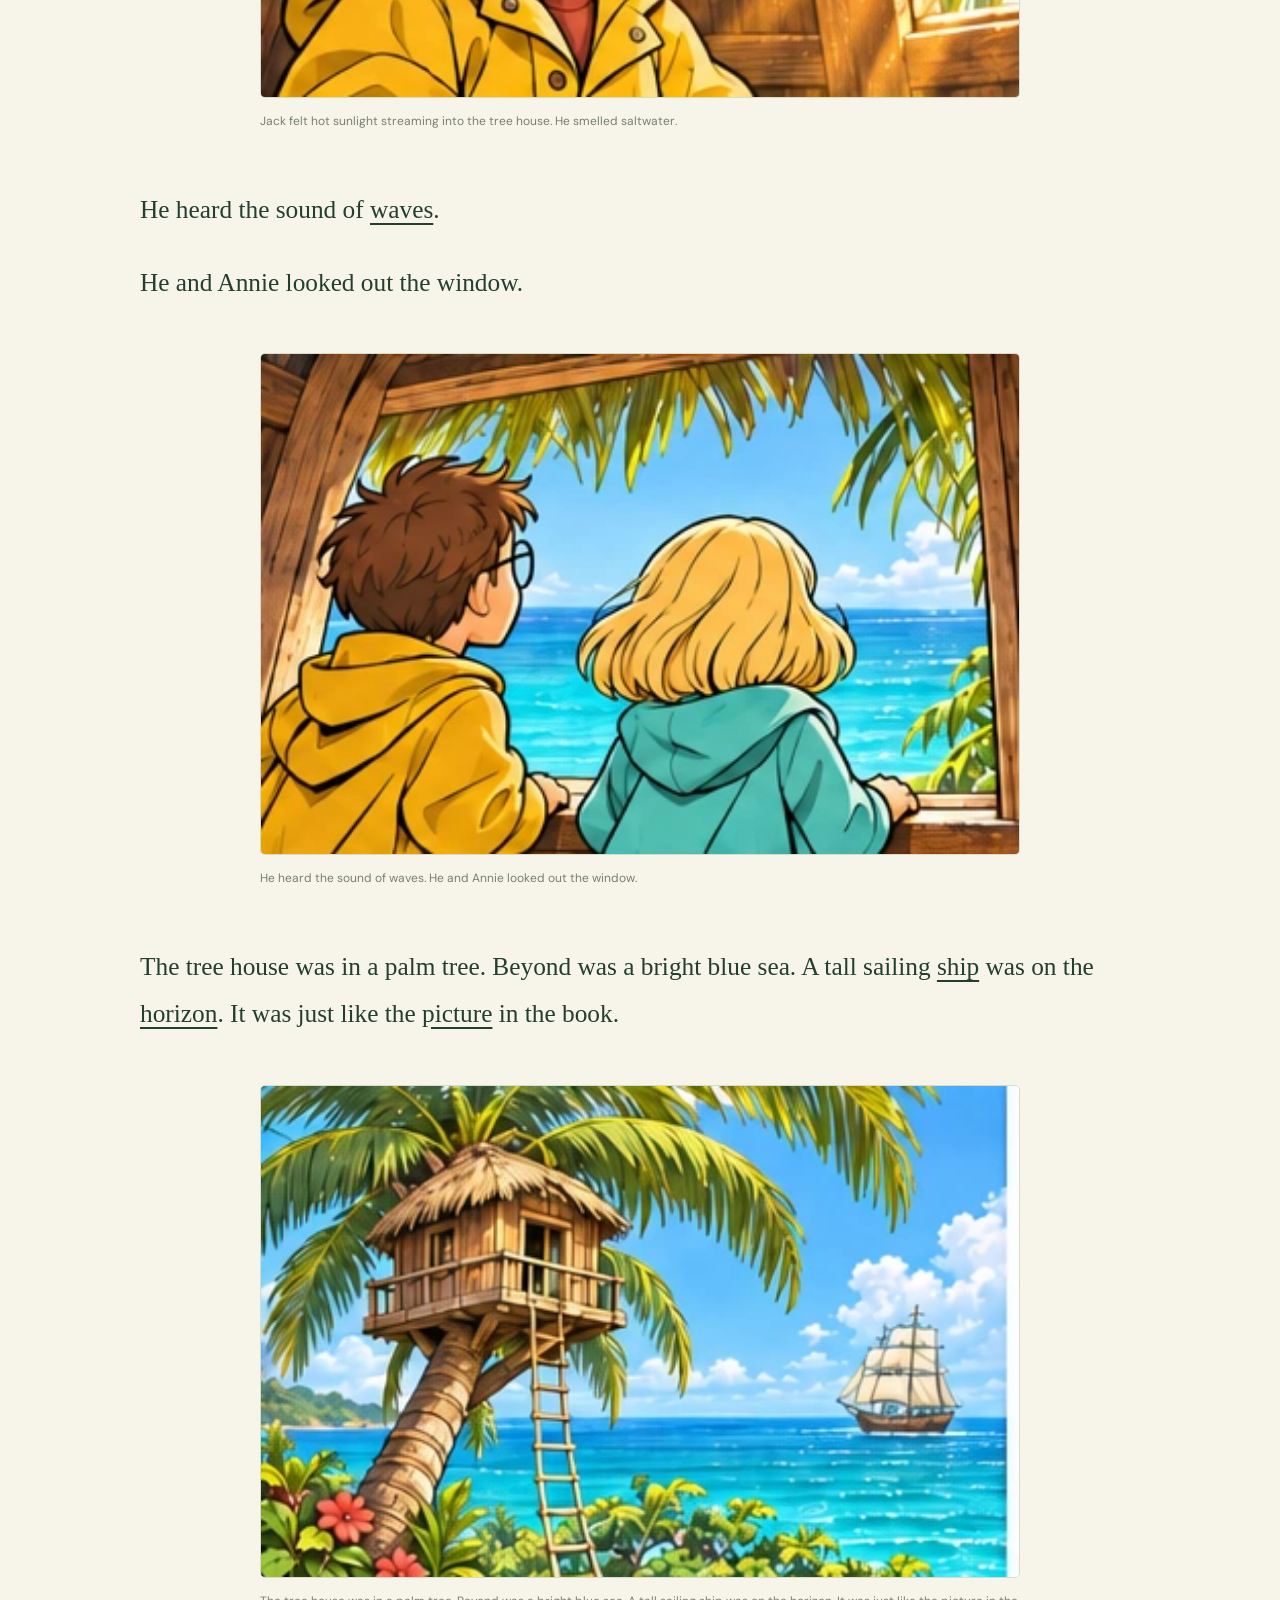
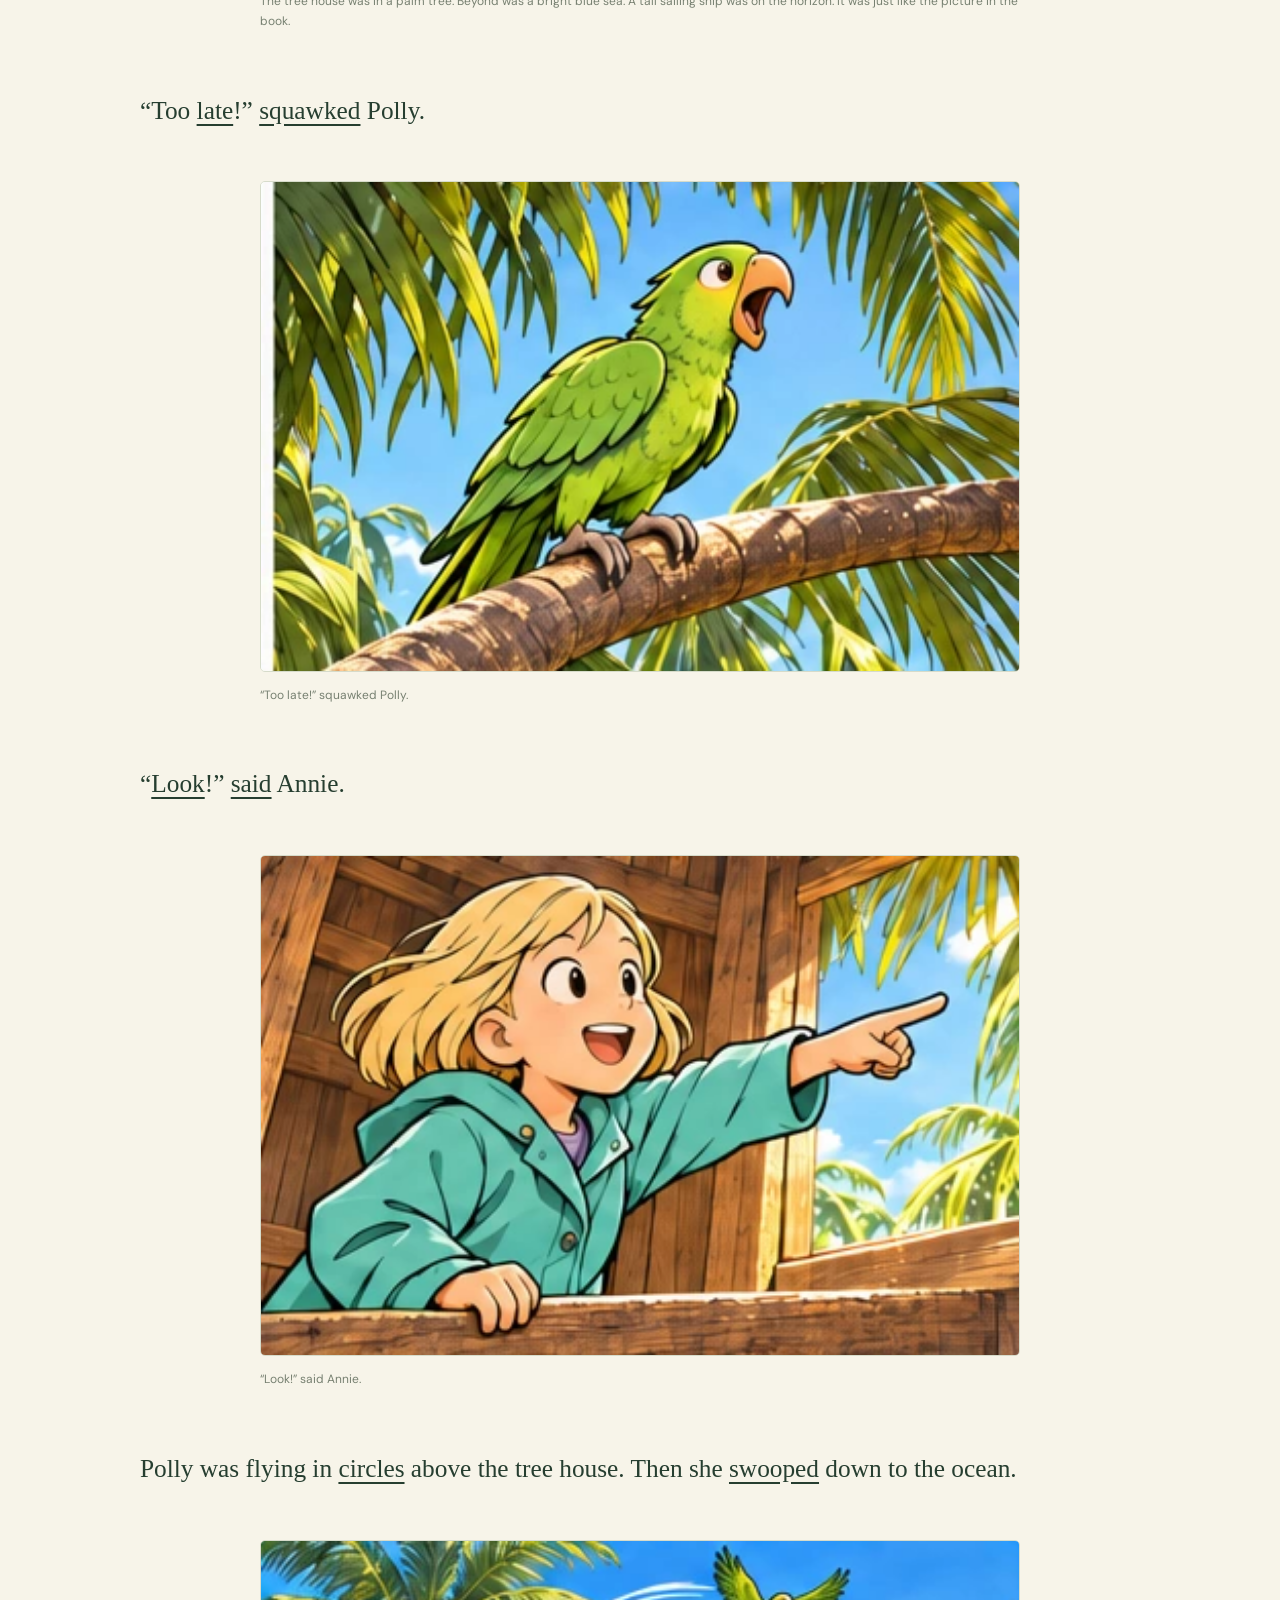
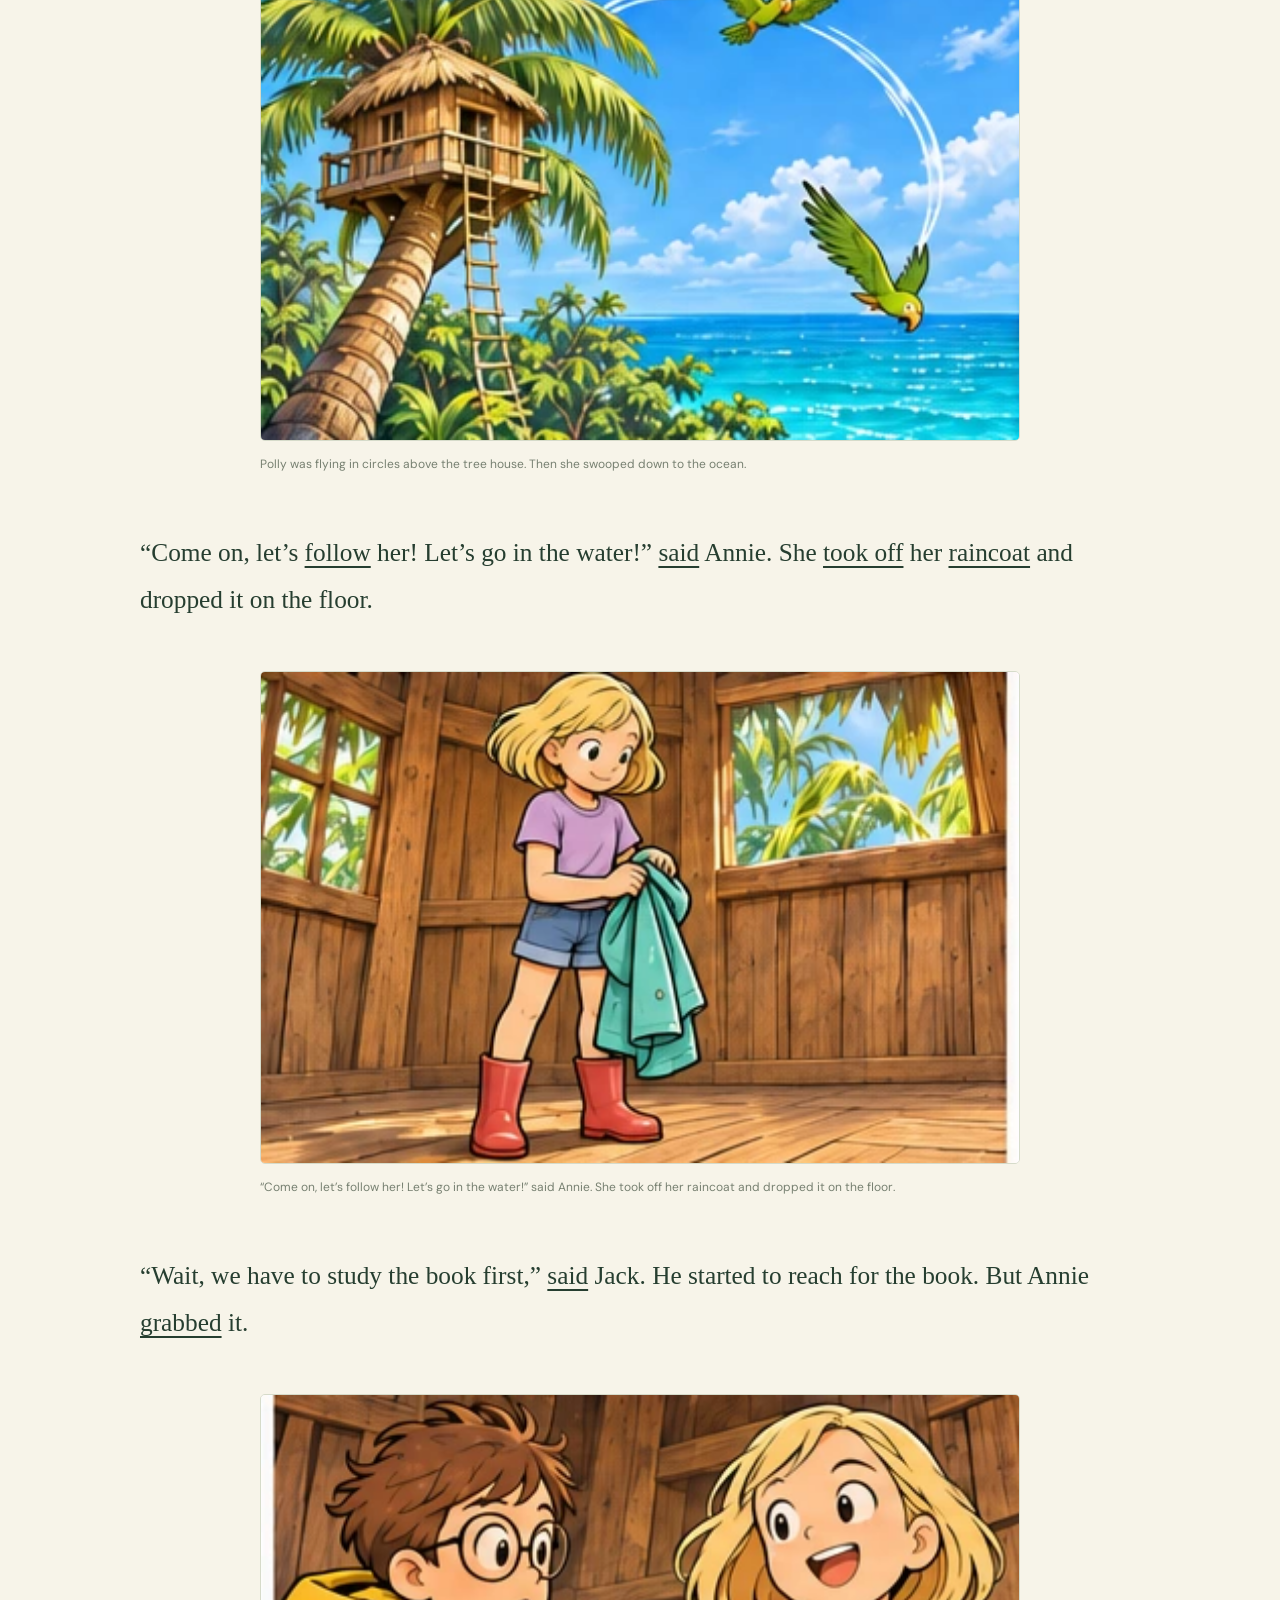
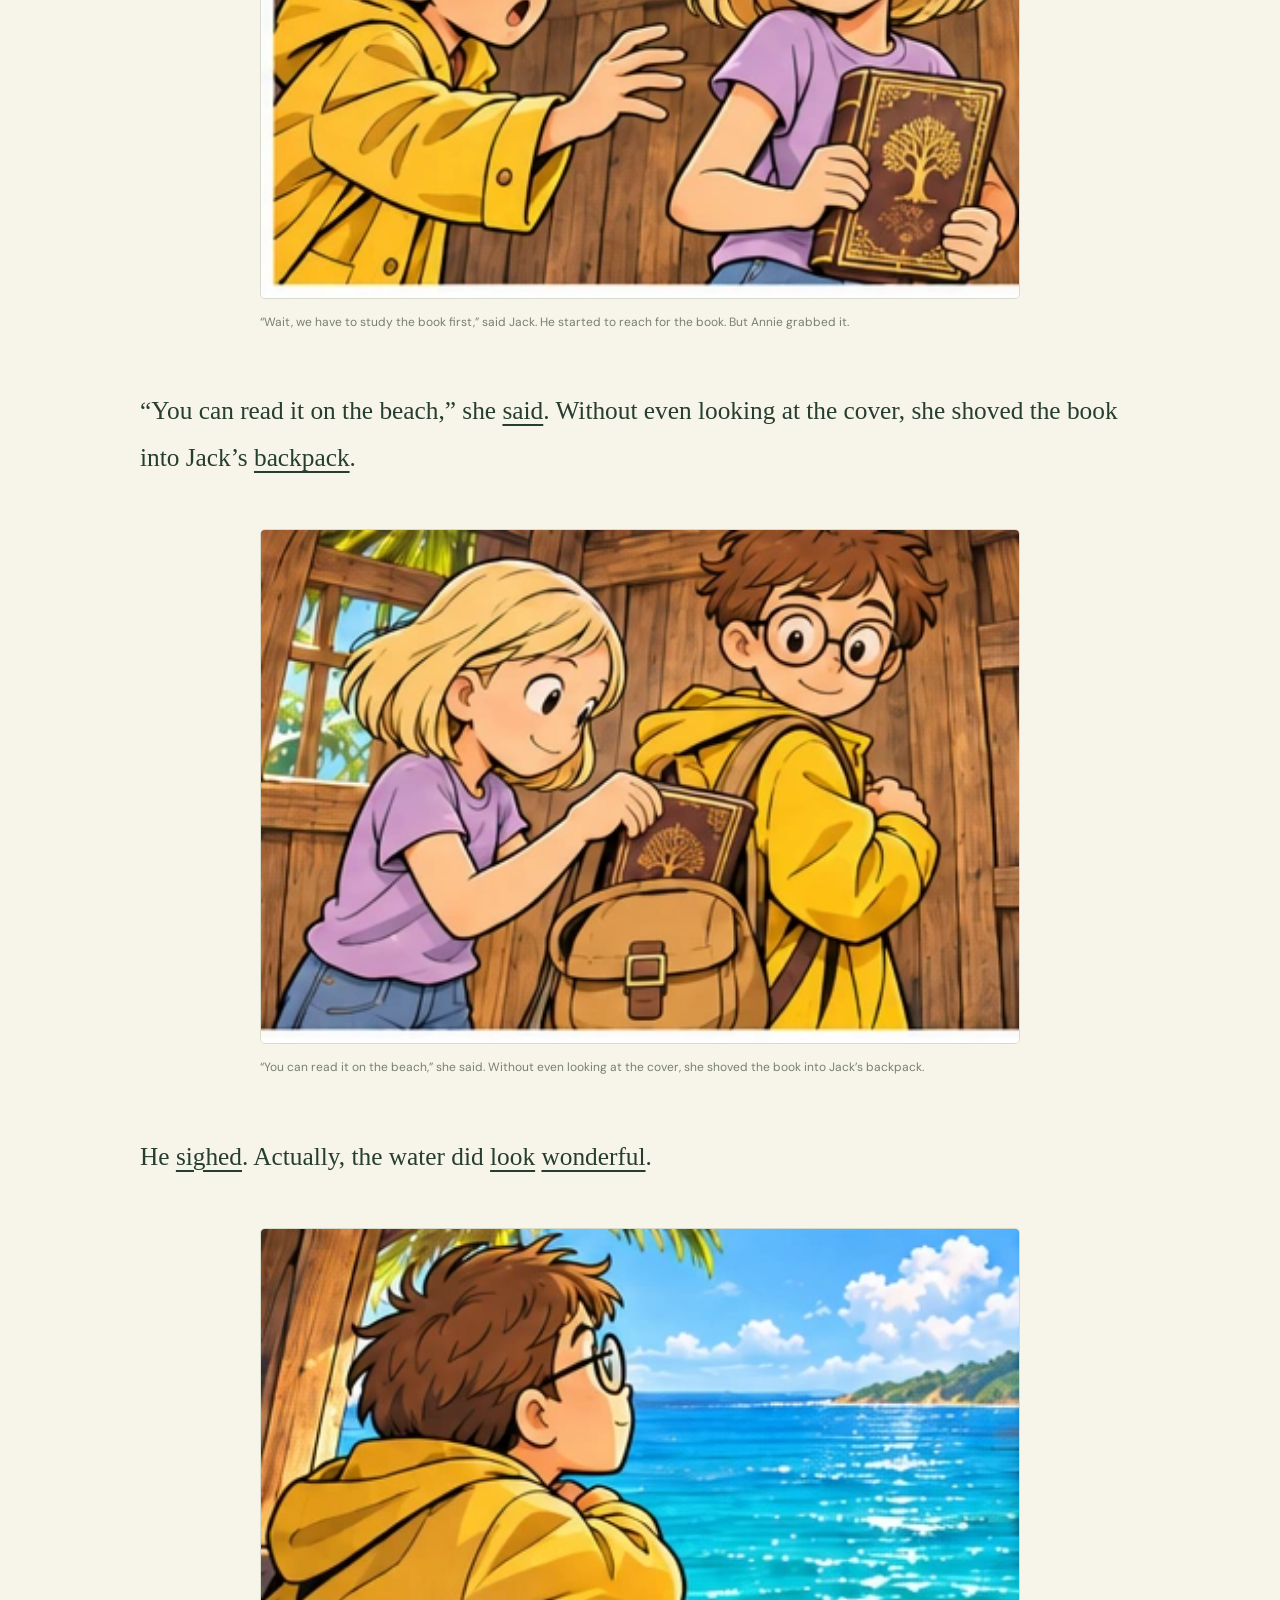
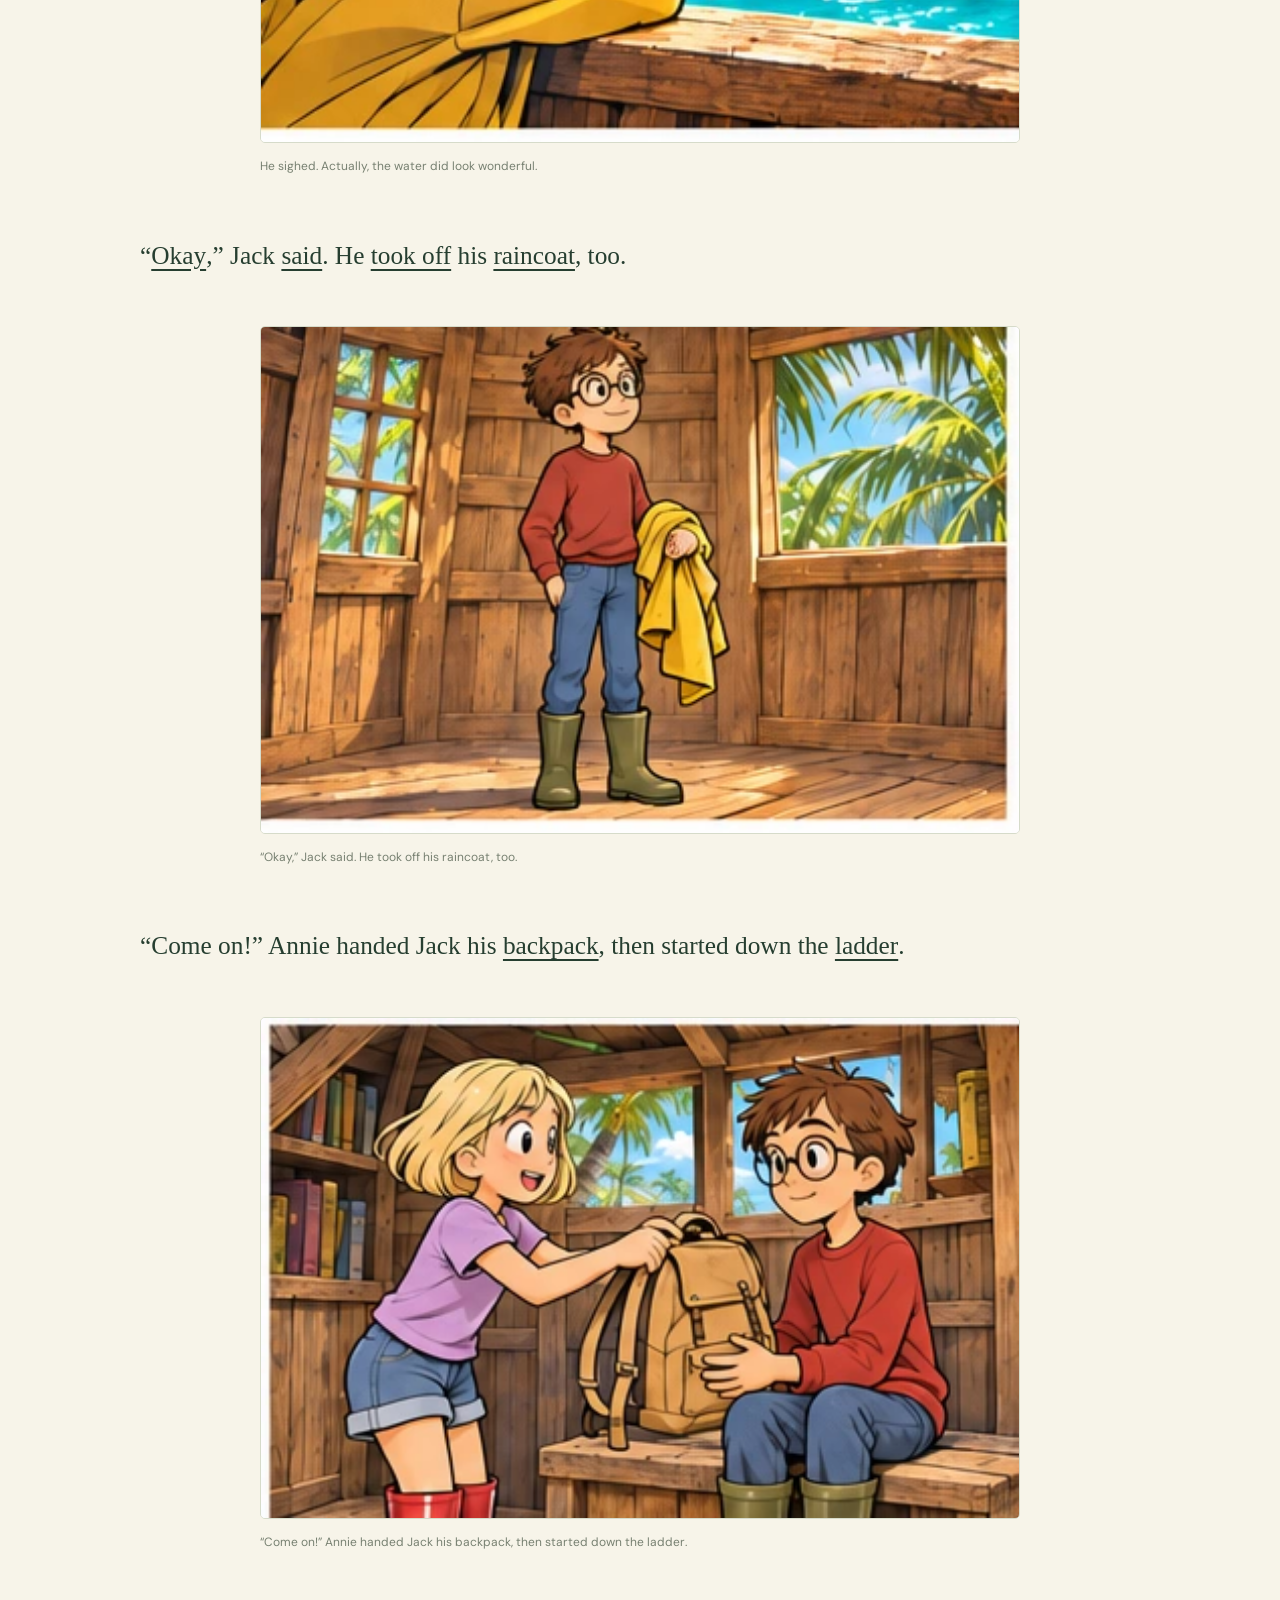
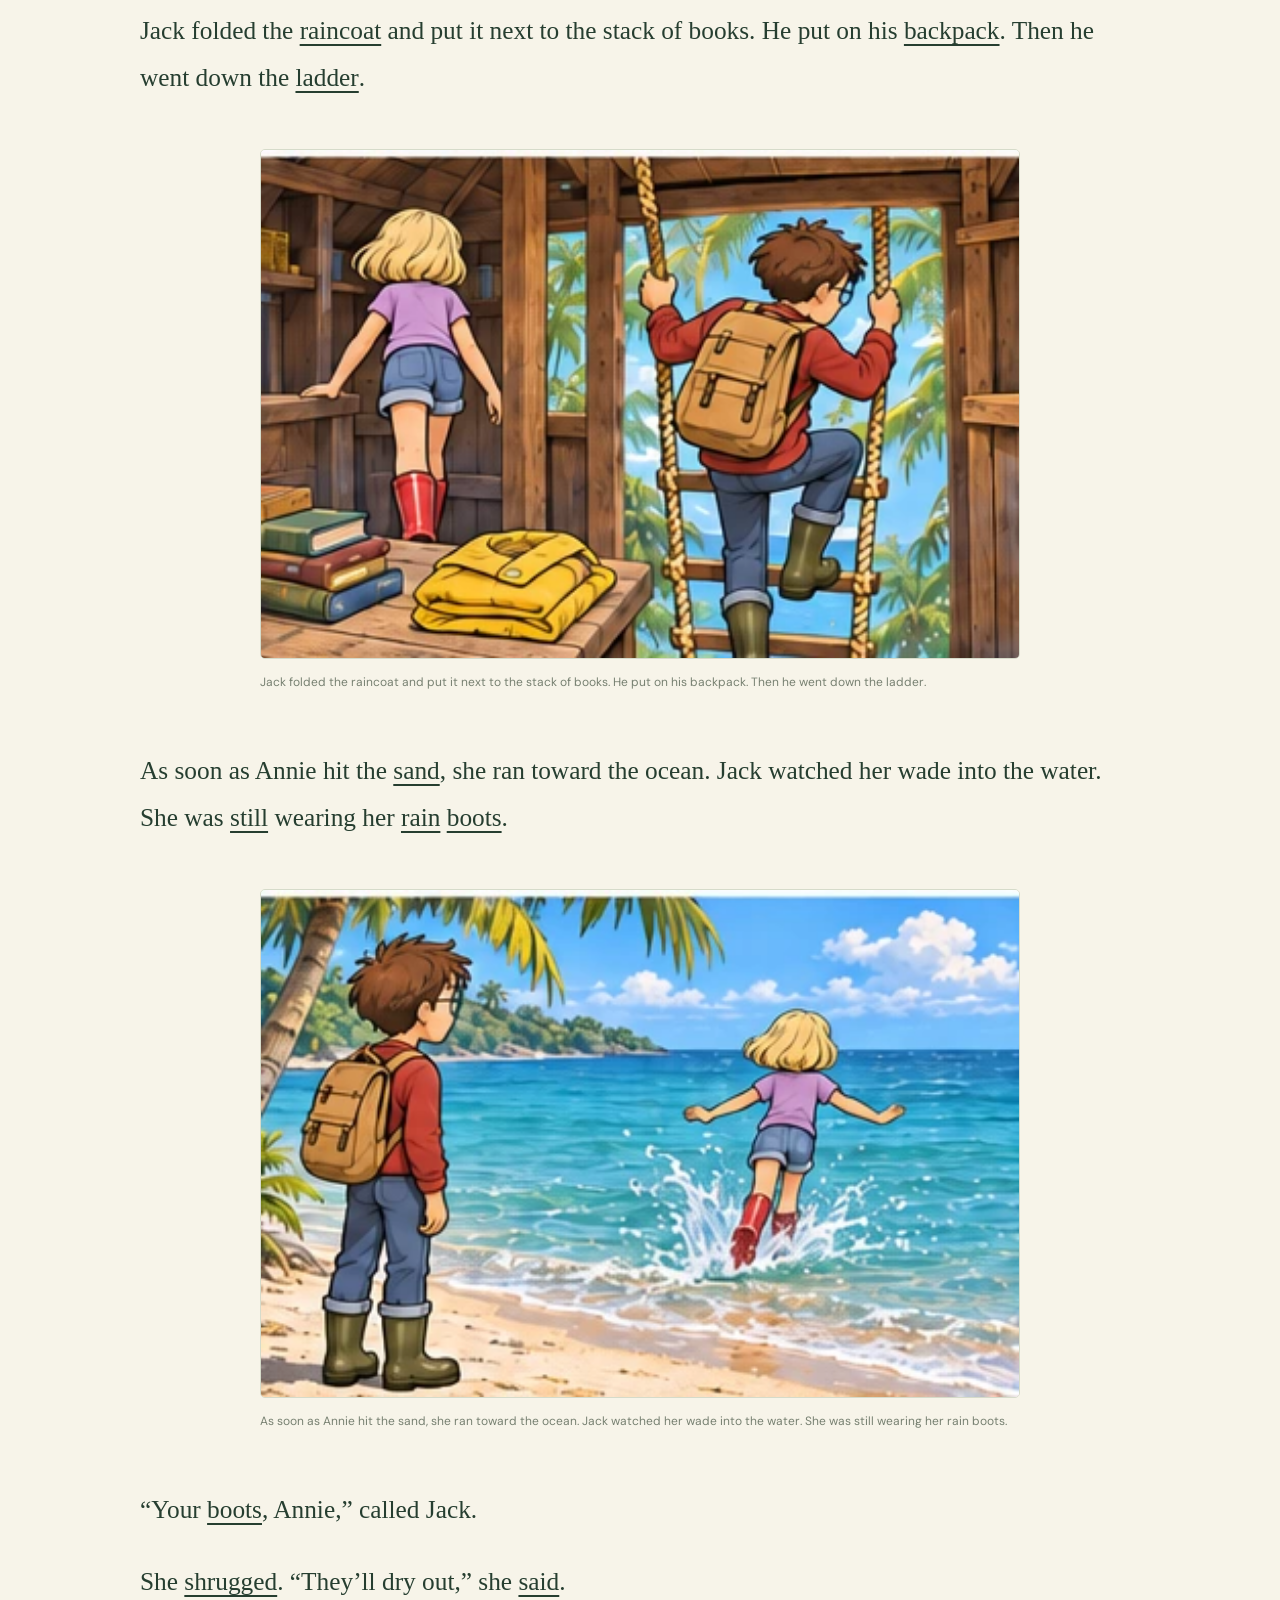
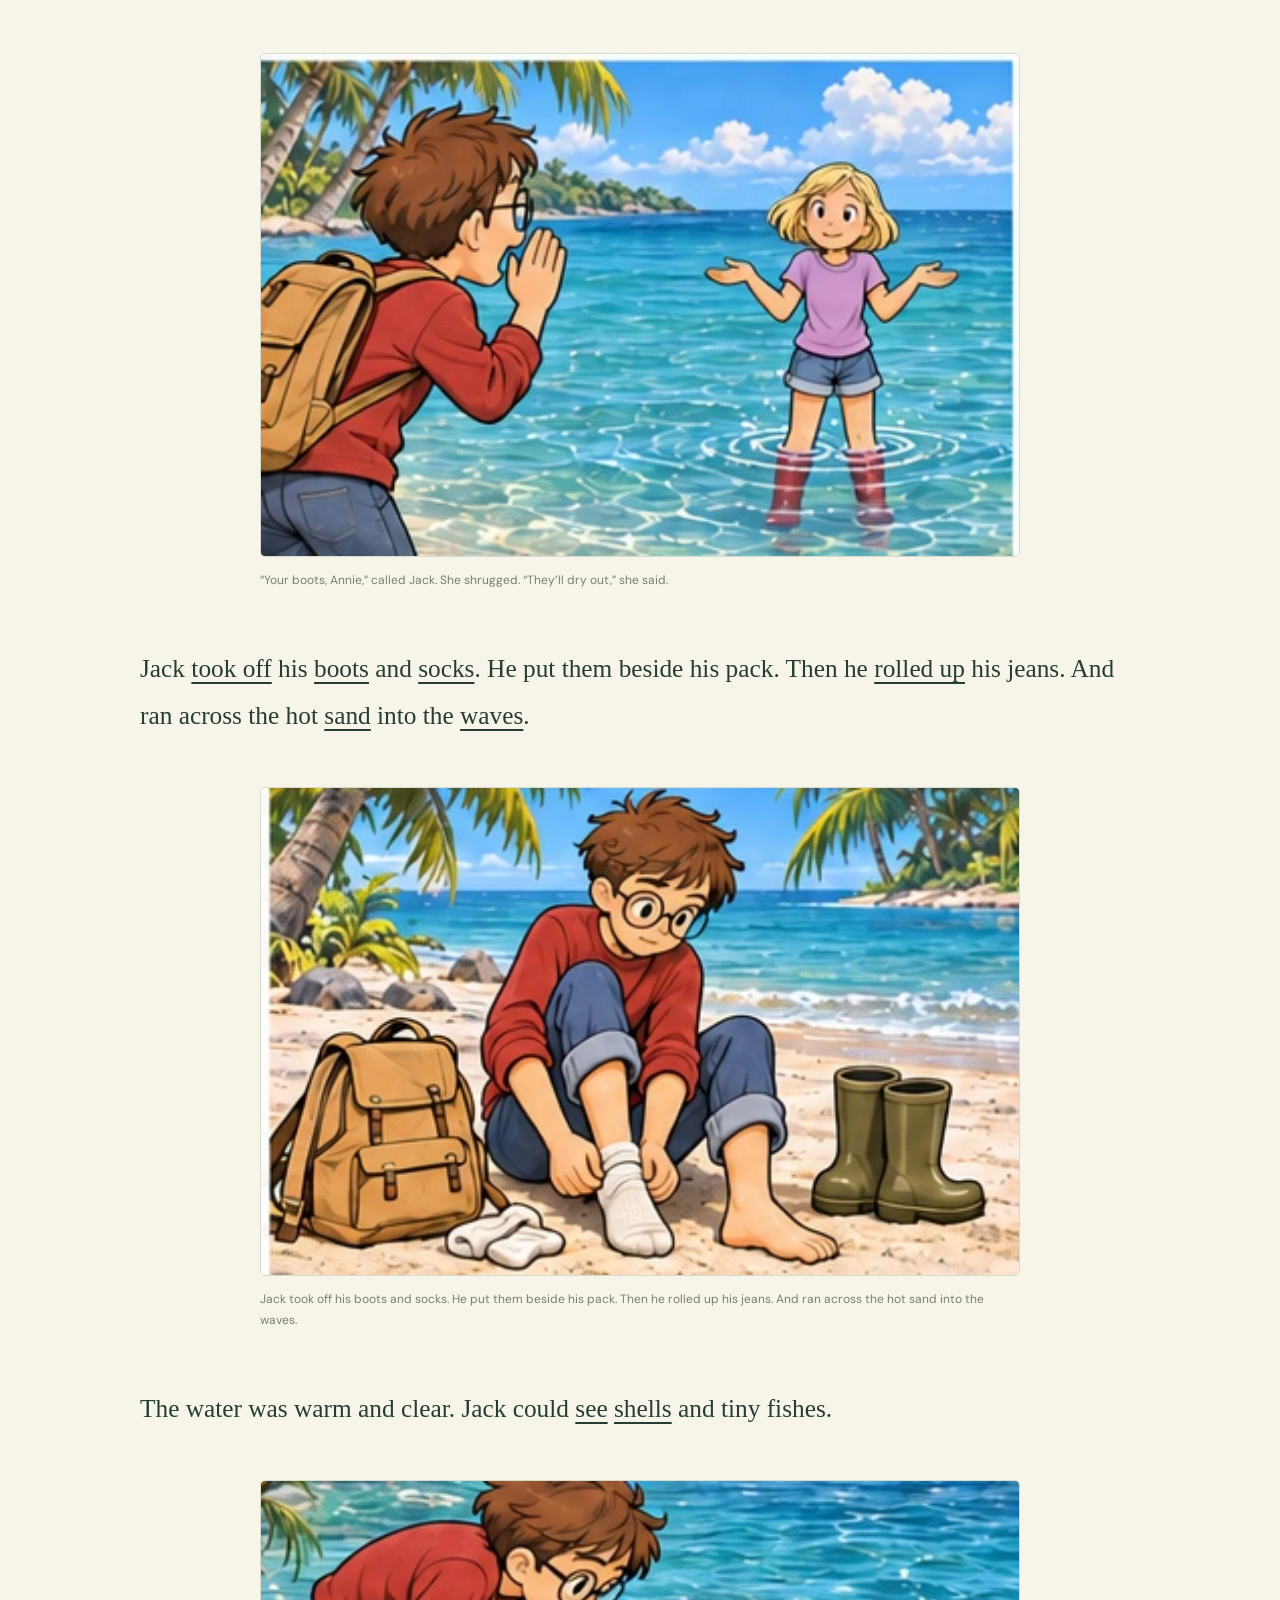
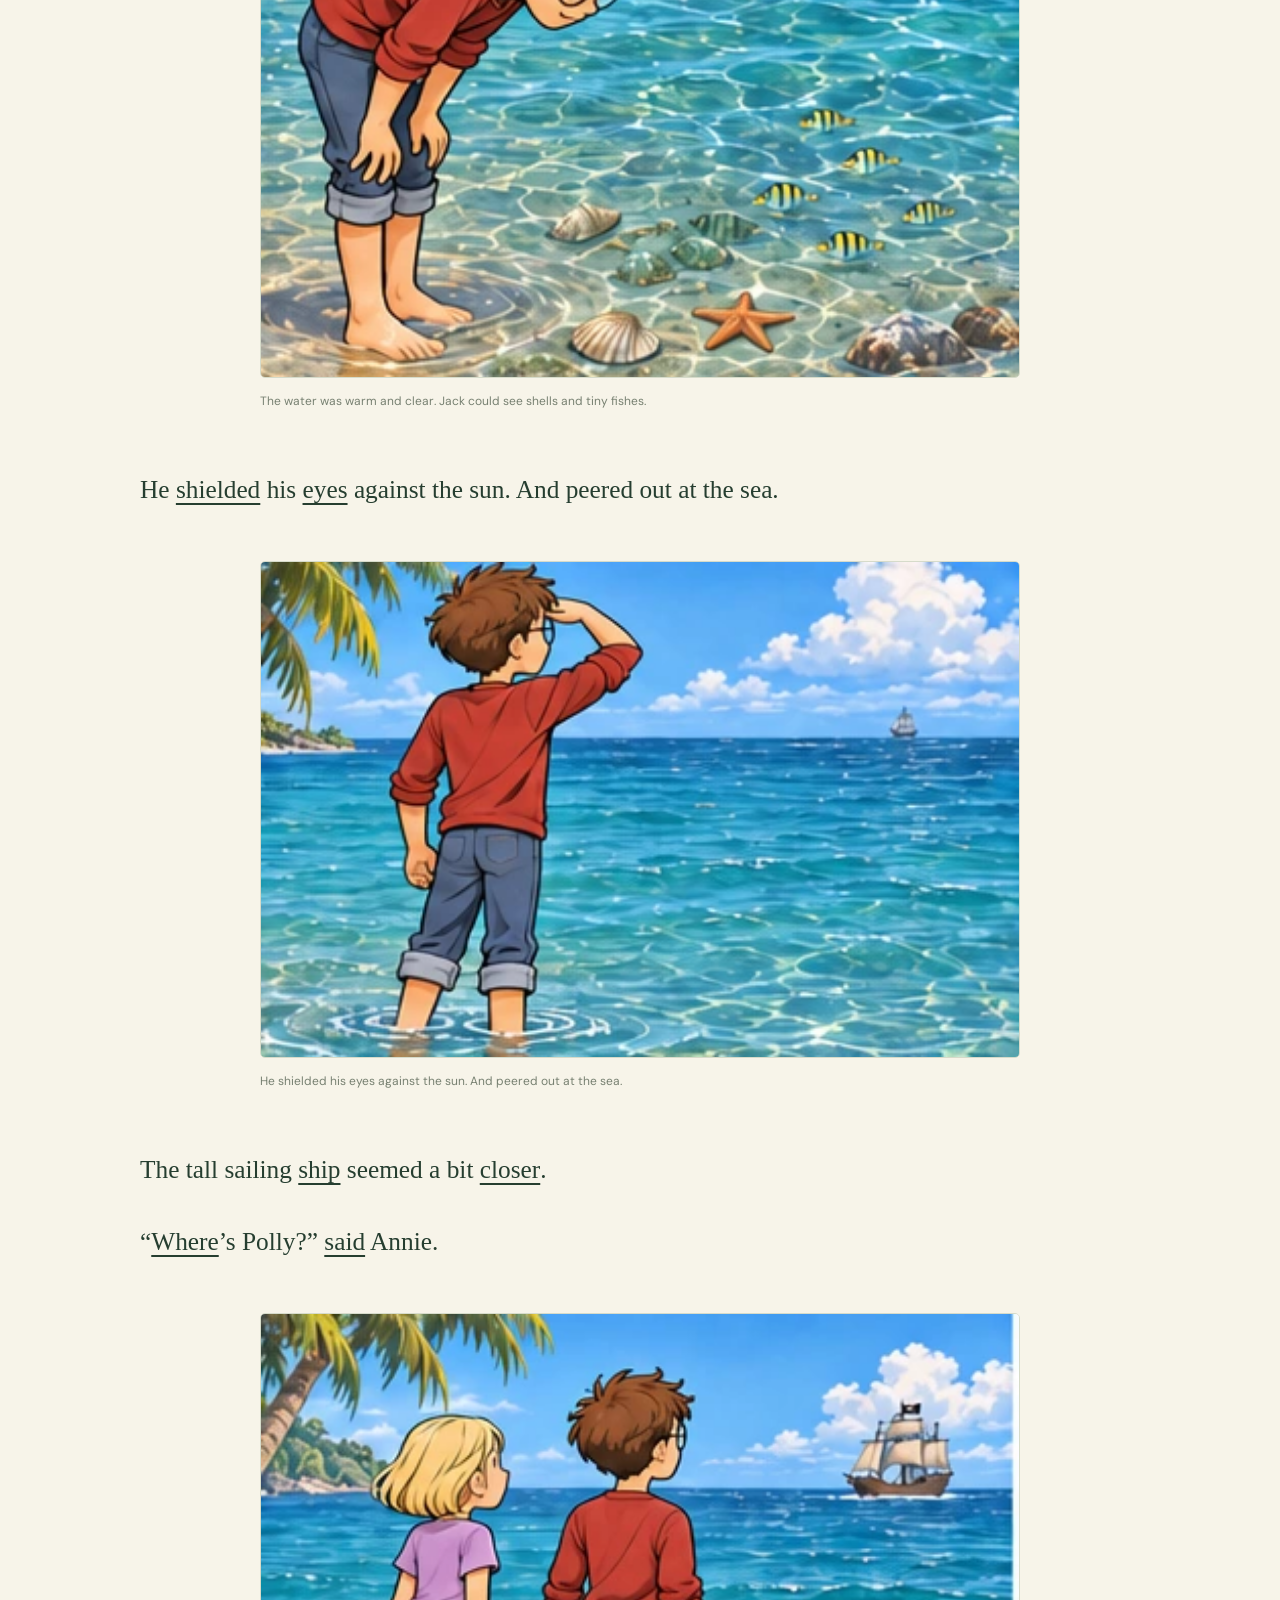
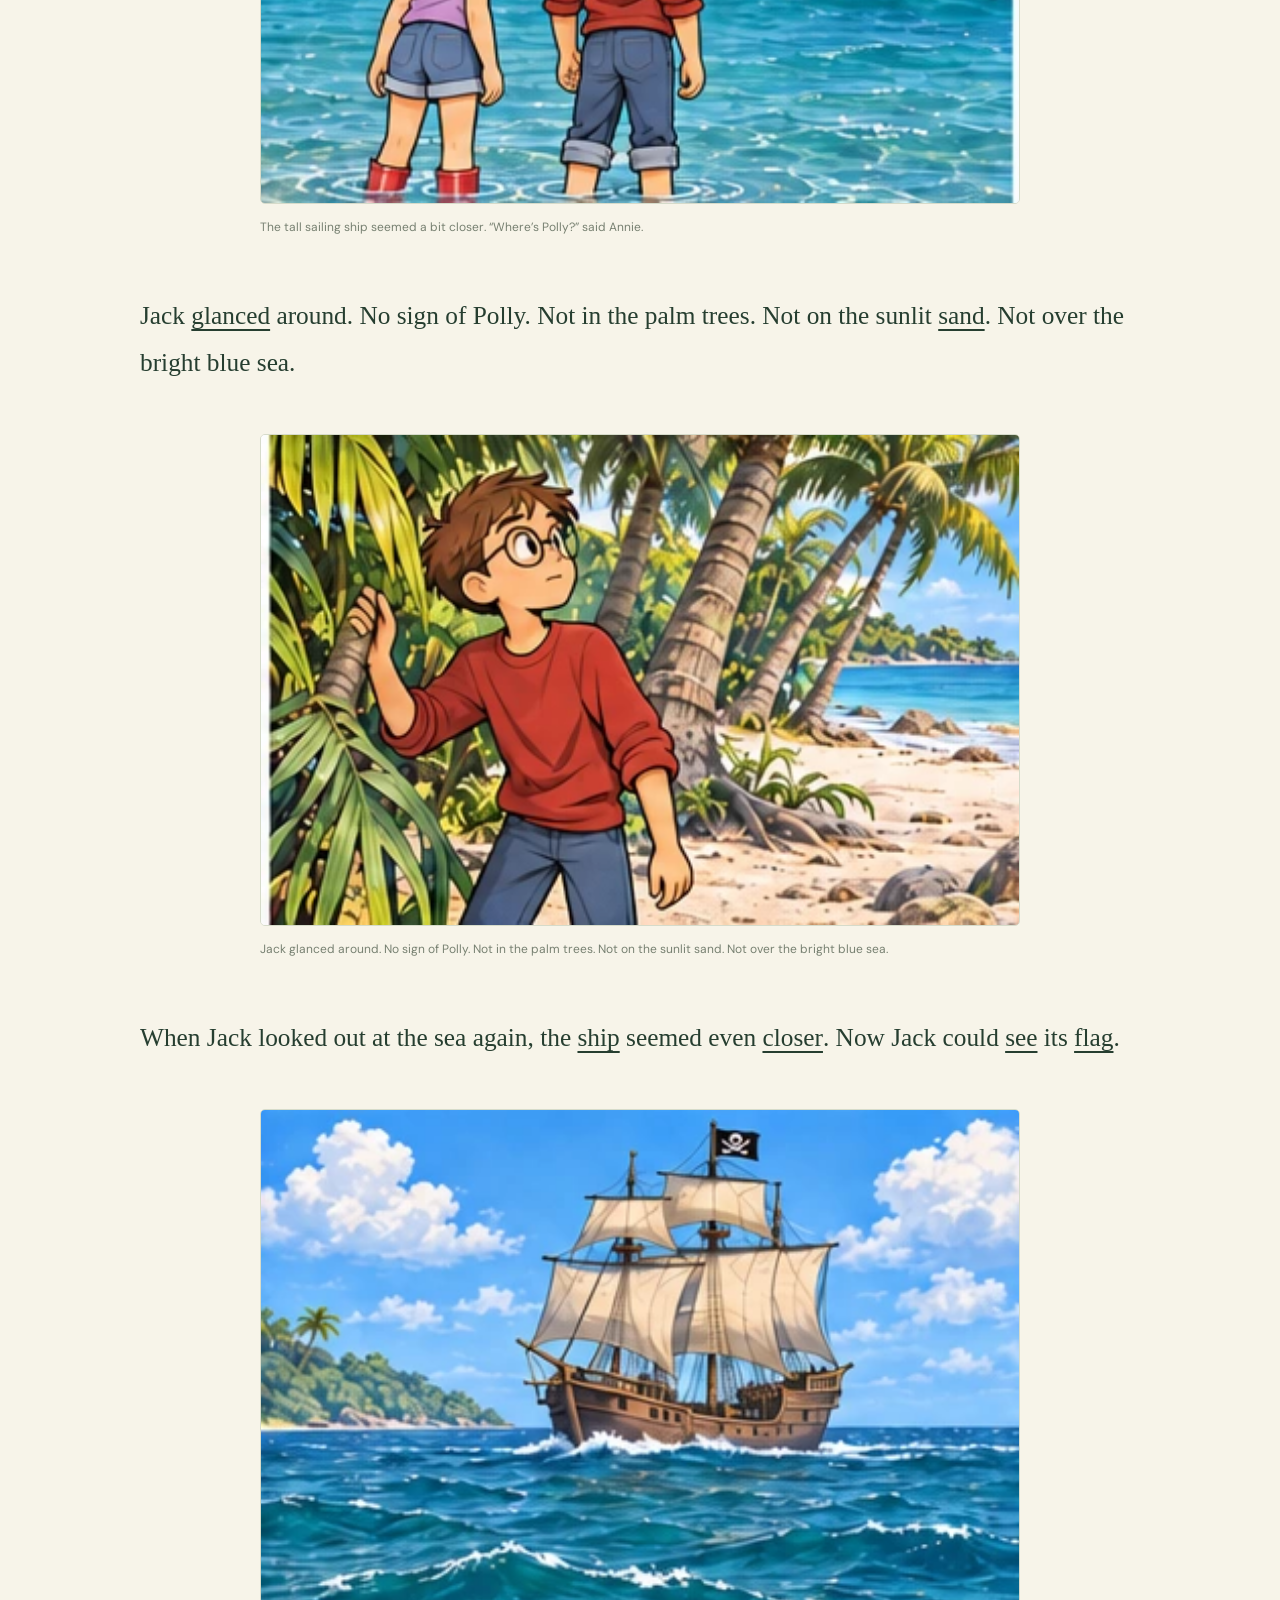
<file: part-02-01.html>
<!DOCTYPE html>

<html data-story-id="mth04-reading-room" lang="ko"><head><meta charset="utf-8"/><meta content="width=device-width,initial-scale=1,viewport-fit=cover" name="viewport"/><meta content="#263e30" name="theme-color"/><meta content="한 페이지에서 만나는 이야기와 장면" name="description"/><title>Chapter 2 · Part 1 — The Bright Blue Sea · Pirates Past Noon</title><link href="style.css?v=e98a9d8c6372" rel="stylesheet"/><script defer="" src="app.js?v=e98a9d8c6372"></script><script defer="" src="pwa.js?v=e98a9d8c6372"></script><link href="manifest.webmanifest" rel="manifest"/><meta content="yes" name="mobile-web-app-capable"/><meta content="yes" name="apple-mobile-web-app-capable"/><meta content="Pirates Past Noon" name="apple-mobile-web-app-title"/><meta content="black-translucent" name="apple-mobile-web-app-status-bar-style"/><link href="assets/app-icon-180.png" rel="apple-touch-icon"/><link href="assets/app-icon-192.png" rel="icon" sizes="192x192" type="image/png"/><link href="learning.css" rel="stylesheet"/><script defer="" src="learning.js?v=pdf-vocab-20261123"></script></head>
<body><a class="skip" href="#part-p1">본문으로 이동</a><div aria-label="독서 도구" class="floating-reader" id="floating-reader" role="region"><details class="chapter-menu" id="chapter-menu"><summary>어디로 떠나 볼까요?<span aria-hidden="true">목차 ⌄</span></summary><nav aria-label="전체 이야기 목차" class="toc"><a href="part-01-01.html">Chapter 1 · Part 1 — Too Late!</a><a href="part-01-02.html">Chapter 1 · Part 2 — Too Late!</a><a href="part-02-01.html">Chapter 2 · Part 1 — The Bright Blue Sea</a><a href="part-03-01.html">Chapter 3 · Part 1 — Three Men in a Boat</a><a href="part-04-01.html">Chapter 4 · Part 1 — Vile Booty</a><a href="part-05-01.html">Chapter 5 · Part 1 — The Kid’s Treasure</a><a href="part-06-01.html">Chapter 6 · Part 1 — The Whale’s Eye</a><a href="part-07-01.html">Chapter 7 · Part 1 — Gale’s a-Blowin’</a><a href="part-08-01.html">Chapter 8 · Part 1 — Dig, Dogs, Dig</a><a href="part-08-02.html">Chapter 8 · Part 2 — Dig, Dogs, Dig</a><a href="part-09-01.html">Chapter 9 · Part 1 — The Mysterious M</a><a href="part-10-01.html">Chapter 10 · Part 1 — Treasure Again</a><a href="part-10-02.html">Chapter 10 · Part 2 — Treasure Again</a></nav></details><div class="reading-tools"><div><label for="font-size">글자 크기 <output for="font-size" id="font-value">19pt</output></label></div><div class="size-controls"><button aria-label="글자 크기 줄이기" id="smaller" type="button">A−</button><input aria-label="본문 글자 크기" id="font-size" max="50" min="14" step="1" type="range" value="19"/><button aria-label="글자 크기 늘리기" id="larger" type="button">A+</button></div></div></div>
<div class="shell"><header class="topbar"><a class="brand" href="#">READ<span>THE READING ROOM</span></a><button id="install-app" type="button">앱 설치</button><button aria-label="어두운 테마로 전환" id="theme" type="button">◐ <span>테마</span></button></header><main><div class="hero"><div class="hero-copy"><span class="eyebrow">OPEN A BOOK. FIND A WORLD.</span><h1 lang="en">Pirates Past Noon</h1><p class="hero-desc">한 페이지에서 만나는 이야기와 장면</p><a class="start" href="#part-p1">이야기 읽기 <span>↗</span></a><div class="stats"><span><b>10</b> CHAPTERS</span><span><b>374</b> ILLUSTRATIONS</span></div></div><div class="hero-art"><img alt="Jack watches the rain from his bedroom." height="306" src="assets/scene-0001.webp?v=e98a9d8c6372" width="304"/><span class="art-note">A little curiosity. A whole new world.</span></div></div><p class="reader-links"><a href="characters.html">등장인물 일관성 시트</a></p><article><h2>Chapter 2 · Part 1 — The Bright Blue Sea</h2><p class="story-text" id="part-p1"><span class="sentence">Jack felt hot <button aria-expanded="false" class="vocab-word" data-word="sunlight" type="button">sunlight</button> streaming into the tree house.</span></p><p class="story-text" id="part-p2"><span class="sentence">He smelled <button aria-expanded="false" class="vocab-word" data-word="saltwater" type="button">saltwater</button>.</span></p><figure><a href="assets/scene-0054.webp?v=e98a9d8c6372" rel="noopener" target="_blank"><img alt="Jack felt hot sunlight streaming into the tree house. He smelled saltwater." height="243" loading="lazy" src="assets/scene-0054.webp?v=e98a9d8c6372" width="369"/></a><figcaption>Jack felt hot sunlight streaming into the tree house. He smelled saltwater.</figcaption></figure><p class="story-text" id="part-p3"><span class="sentence">He heard the sound of <button aria-expanded="false" class="vocab-word" data-word="waves" type="button">waves</button>.</span></p><p class="story-text" id="part-p4"><span class="sentence">He and Annie looked out the window.</span></p><figure><a href="assets/scene-0055.webp?v=e98a9d8c6372" rel="noopener" target="_blank"><img alt="He heard the sound of waves. He and Annie looked out the window." height="243" loading="lazy" src="assets/scene-0055.webp?v=e98a9d8c6372" width="369"/></a><figcaption>He heard the sound of waves. He and Annie looked out the window.</figcaption></figure><p class="story-text" id="part-p5"><span class="sentence">The tree house was in a palm tree. Beyond was a bright blue sea. A tall sailing <button aria-expanded="false" class="vocab-word" data-word="ship" type="button">ship</button> was on the <button aria-expanded="false" class="vocab-word" data-word="horizon" type="button">horizon</button>. It was just like the <button aria-expanded="false" class="vocab-word" data-word="picture" type="button">picture</button> in the book.</span></p><figure><a href="assets/scene-0056.webp?v=e98a9d8c6372" rel="noopener" target="_blank"><img alt="The tree house was in a palm tree. Beyond was a bright blue sea. A tall sailing ship was on the horizon. It was just like the picture in the book." height="243" loading="lazy" src="assets/scene-0056.webp?v=e98a9d8c6372" width="375"/></a><figcaption>The tree house was in a palm tree. Beyond was a bright blue sea. A tall sailing ship was on the horizon. It was just like the picture in the book.</figcaption></figure><p class="story-text" id="part-p6"><span class="sentence">“Too <button aria-expanded="false" class="vocab-word" data-word="late" type="button">late</button>!” <button aria-expanded="false" class="vocab-word" data-word="squawked" type="button">squawked</button> Polly.</span></p><figure><a href="assets/scene-0057.webp?v=e98a9d8c6372" rel="noopener" target="_blank"><img alt="“Too late!” squawked Polly." height="243" loading="lazy" src="assets/scene-0057.webp?v=e98a9d8c6372" width="377"/></a><figcaption>“Too late!” squawked Polly.</figcaption></figure><p class="story-text" id="part-p7"><span class="sentence">“<button aria-expanded="false" class="vocab-word" data-word="look" type="button">Look</button>!” <button aria-expanded="false" class="vocab-word" data-word="said" type="button">said</button> Annie.</span></p><figure><a href="assets/scene-0058.webp?v=e98a9d8c6372" rel="noopener" target="_blank"><img alt="“Look!” said Annie." height="243" loading="lazy" src="assets/scene-0058.webp?v=e98a9d8c6372" width="369"/></a><figcaption>“Look!” said Annie.</figcaption></figure><p class="story-text" id="part-p8"><span class="sentence">Polly was flying in <button aria-expanded="false" class="vocab-word" data-word="circles" type="button">circles</button> above the tree house. Then she <button aria-expanded="false" class="vocab-word" data-word="swooped" type="button">swooped</button> down to the ocean.</span></p><figure><a href="assets/scene-0059.webp?v=e98a9d8c6372" rel="noopener" target="_blank"><img alt="Polly was flying in circles above the tree house. Then she swooped down to the ocean." height="243" loading="lazy" src="assets/scene-0059.webp?v=e98a9d8c6372" width="369"/></a><figcaption>Polly was flying in circles above the tree house. Then she swooped down to the ocean.</figcaption></figure><p class="story-text" id="part-p9"><span class="sentence">“Come on, let’s <button aria-expanded="false" class="vocab-word" data-word="follow" type="button">follow</button> her! Let’s go in the water!” <button aria-expanded="false" class="vocab-word" data-word="said" type="button">said</button> Annie. She <button aria-expanded="false" class="vocab-word" data-word="took off" type="button">took off</button> her <button aria-expanded="false" class="vocab-word" data-word="raincoat" type="button">raincoat</button> and dropped it on the floor.</span></p><figure><a href="assets/scene-0060.webp?v=e98a9d8c6372" rel="noopener" target="_blank"><img alt="“Come on, let’s follow her! Let’s go in the water!” said Annie. She took off her raincoat and dropped it on the floor." height="243" loading="lazy" src="assets/scene-0060.webp?v=e98a9d8c6372" width="375"/></a><figcaption>“Come on, let’s follow her! Let’s go in the water!” said Annie. She took off her raincoat and dropped it on the floor.</figcaption></figure><p class="story-text" id="part-p10"><span class="sentence">“Wait, we have to study the book first,” <button aria-expanded="false" class="vocab-word" data-word="said" type="button">said</button> Jack. He started to reach for the book. But Annie <button aria-expanded="false" class="vocab-word" data-word="grabbed">grabbed</button> it.</span></p><figure><a href="assets/scene-0061.webp?v=e98a9d8c6372" rel="noopener" target="_blank"><img alt="“Wait, we have to study the book first,” said Jack. He started to reach for the book. But Annie grabbed it." height="250" loading="lazy" src="assets/scene-0061.webp?v=e98a9d8c6372" width="377"/></a><figcaption>“Wait, we have to study the book first,” said Jack. He started to reach for the book. But Annie grabbed it.</figcaption></figure><p class="story-text" id="part-p11"><span class="sentence">“You can read it on the beach,” she <button aria-expanded="false" class="vocab-word" data-word="said" type="button">said</button>. Without even looking at the cover, she shoved the book into Jack’s <button aria-expanded="false" class="vocab-word" data-word="backpack">backpack</button>.</span></p><figure><a href="assets/scene-0062.webp?v=e98a9d8c6372" rel="noopener" target="_blank"><img alt="“You can read it on the beach,” she said. Without even looking at the cover, she shoved the book into Jack’s backpack." height="250" loading="lazy" src="assets/scene-0062.webp?v=e98a9d8c6372" width="369"/></a><figcaption>“You can read it on the beach,” she said. Without even looking at the cover, she shoved the book into Jack’s backpack.</figcaption></figure><p class="story-text" id="part-p12"><span class="sentence">He <button aria-expanded="false" class="vocab-word" data-word="sighed" type="button">sighed</button>. Actually, the water did <button aria-expanded="false" class="vocab-word" data-word="look" type="button">look</button> <button aria-expanded="false" class="vocab-word" data-word="wonderful" type="button">wonderful</button>.</span></p><figure><a href="assets/scene-0063.webp?v=e98a9d8c6372" rel="noopener" target="_blank"><img alt="He sighed. Actually, the water did look wonderful." height="250" loading="lazy" src="assets/scene-0063.webp?v=e98a9d8c6372" width="369"/></a><figcaption>He sighed. Actually, the water did look wonderful.</figcaption></figure><p class="story-text" id="part-p13"><span class="sentence">“<button aria-expanded="false" class="vocab-word" data-word="okay" type="button">Okay</button>,” Jack <button aria-expanded="false" class="vocab-word" data-word="said" type="button">said</button>. He <button aria-expanded="false" class="vocab-word" data-word="took off" type="button">took off</button> his <button aria-expanded="false" class="vocab-word" data-word="raincoat" type="button">raincoat</button>, too.</span></p><figure><a href="assets/scene-0064.webp?v=e98a9d8c6372" rel="noopener" target="_blank"><img alt="“Okay,” Jack said. He took off his raincoat, too." height="250" loading="lazy" src="assets/scene-0064.webp?v=e98a9d8c6372" width="375"/></a><figcaption>“Okay,” Jack said. He took off his raincoat, too.</figcaption></figure><p class="story-text" id="part-p14"><span class="sentence">“Come on!” Annie handed Jack his <button aria-expanded="false" class="vocab-word" data-word="backpack">backpack</button>, then started down the <button aria-expanded="false" class="vocab-word" data-word="ladder">ladder</button>.</span></p><figure><a href="assets/scene-0065.webp?v=e98a9d8c6372" rel="noopener" target="_blank"><img alt="“Come on!” Annie handed Jack his backpack, then started down the ladder." height="248" loading="lazy" src="assets/scene-0065.webp?v=e98a9d8c6372" width="376"/></a><figcaption>“Come on!” Annie handed Jack his backpack, then started down the ladder.</figcaption></figure><p class="story-text" id="part-p15"><span class="sentence">Jack folded the <button aria-expanded="false" class="vocab-word" data-word="raincoat" type="button">raincoat</button> and put it next to the stack of books. He put on his <button aria-expanded="false" class="vocab-word" data-word="backpack">backpack</button>. Then he went down the <button aria-expanded="false" class="vocab-word" data-word="ladder">ladder</button>.</span></p><figure><a href="assets/scene-0066.webp?v=e98a9d8c6372" rel="noopener" target="_blank"><img alt="Jack folded the raincoat and put it next to the stack of books. He put on his backpack. Then he went down the ladder." height="248" loading="lazy" src="assets/scene-0066.webp?v=e98a9d8c6372" width="370"/></a><figcaption>Jack folded the raincoat and put it next to the stack of books. He put on his backpack. Then he went down the ladder.</figcaption></figure><p class="story-text" id="part-p16"><span class="sentence">As soon as Annie hit the <button aria-expanded="false" class="vocab-word" data-word="sand" type="button">sand</button>, she ran toward the ocean. Jack watched her wade into the water. She was <button aria-expanded="false" class="vocab-word" data-definition="Continuing until that time." data-ko="아직도" data-word="still" type="button">still</button> wearing her <button aria-expanded="false" class="vocab-word" data-word="rain" type="button">rain</button> <button aria-expanded="false" class="vocab-word" data-word="boots" type="button">boots</button>.</span></p><figure><a href="assets/scene-0067.webp?v=e98a9d8c6372" rel="noopener" target="_blank"><img alt="As soon as Annie hit the sand, she ran toward the ocean. Jack watched her wade into the water. She was still wearing her rain boots." height="248" loading="lazy" src="assets/scene-0067.webp?v=e98a9d8c6372" width="371"/></a><figcaption>As soon as Annie hit the sand, she ran toward the ocean. Jack watched her wade into the water. She was still wearing her rain boots.</figcaption></figure><p class="story-text" id="part-p17"><span class="sentence">“Your <button aria-expanded="false" class="vocab-word" data-word="boots" type="button">boots</button>, Annie,” called Jack.</span></p><p class="story-text" id="part-p18"><span class="sentence">She <button aria-expanded="false" class="vocab-word" data-word="shrugged" type="button">shrugged</button>. “They’ll dry out,” she <button aria-expanded="false" class="vocab-word" data-word="said" type="button">said</button>.</span></p><figure><a href="assets/scene-0068.webp?v=e98a9d8c6372" rel="noopener" target="_blank"><img alt="“Your boots, Annie,” called Jack. She shrugged. “They’ll dry out,” she said." height="248" loading="lazy" src="assets/scene-0068.webp?v=e98a9d8c6372" width="375"/></a><figcaption>“Your boots, Annie,” called Jack. She shrugged. “They’ll dry out,” she said.</figcaption></figure><p class="story-text" id="part-p19"><span class="sentence">Jack <button aria-expanded="false" class="vocab-word" data-word="took off" type="button">took off</button> his <button aria-expanded="false" class="vocab-word" data-word="boots" type="button">boots</button> and <button aria-expanded="false" class="vocab-word" data-word="socks" type="button">socks</button>. He put them beside his pack. Then he <button aria-expanded="false" class="vocab-word" data-word="rolled up" type="button">rolled up</button> his jeans. And ran across the hot <button aria-expanded="false" class="vocab-word" data-word="sand" type="button">sand</button> into the <button aria-expanded="false" class="vocab-word" data-word="waves" type="button">waves</button>.</span></p><figure><a href="assets/scene-0069.webp?v=e98a9d8c6372" rel="noopener" target="_blank"><img alt="Jack took off his boots and socks. He put them beside his pack. Then he rolled up his jeans. And ran across the hot sand into the waves." height="242" loading="lazy" src="assets/scene-0069.webp?v=e98a9d8c6372" width="376"/></a><figcaption>Jack took off his boots and socks. He put them beside his pack. Then he rolled up his jeans. And ran across the hot sand into the waves.</figcaption></figure><p class="story-text" id="part-p20"><span class="sentence">The water was warm and clear. Jack could <button aria-expanded="false" class="vocab-word" data-word="see" type="button">see</button> <button aria-expanded="false" class="vocab-word" data-word="shells" type="button">shells</button> and tiny fishes.</span></p><figure><a href="assets/scene-0070.webp?v=e98a9d8c6372" rel="noopener" target="_blank"><img alt="The water was warm and clear. Jack could see shells and tiny fishes." height="242" loading="lazy" src="assets/scene-0070.webp?v=e98a9d8c6372" width="370"/></a><figcaption>The water was warm and clear. Jack could see shells and tiny fishes.</figcaption></figure><p class="story-text" id="part-p21"><span class="sentence">He <button aria-expanded="false" class="vocab-word" data-word="shielded" type="button">shielded</button> his <button aria-expanded="false" class="vocab-word" data-word="eyes" type="button">eyes</button> against the sun. And peered out at the sea.</span></p><figure><a href="assets/scene-0071.webp?v=e98a9d8c6372" rel="noopener" target="_blank"><img alt="He shielded his eyes against the sun. And peered out at the sea." height="242" loading="lazy" src="assets/scene-0071.webp?v=e98a9d8c6372" width="371"/></a><figcaption>He shielded his eyes against the sun. And peered out at the sea.</figcaption></figure><p class="story-text" id="part-p22"><span class="sentence">The tall sailing <button aria-expanded="false" class="vocab-word" data-word="ship" type="button">ship</button> seemed a bit <button aria-expanded="false" class="vocab-word" data-word="closer" type="button">closer</button>.</span></p><p class="story-text" id="part-p23"><span class="sentence">“<button aria-expanded="false" class="vocab-word" data-word="where" type="button">Where</button>’s Polly?” <button aria-expanded="false" class="vocab-word" data-word="said" type="button">said</button> Annie.</span></p><figure><a href="assets/scene-0072.webp?v=e98a9d8c6372" rel="noopener" target="_blank"><img alt="The tall sailing ship seemed a bit closer. “Where’s Polly?” said Annie." height="242" loading="lazy" src="assets/scene-0072.webp?v=e98a9d8c6372" width="375"/></a><figcaption>The tall sailing ship seemed a bit closer. “Where’s Polly?” said Annie.</figcaption></figure><p class="story-text" id="part-p24"><span class="sentence">Jack <button aria-expanded="false" class="vocab-word" data-word="glanced" type="button">glanced</button> around. No sign of Polly. Not in the palm trees. Not on the sunlit <button aria-expanded="false" class="vocab-word" data-word="sand" type="button">sand</button>. Not over the bright blue sea.</span></p><figure><a href="assets/scene-0073.webp?v=e98a9d8c6372" rel="noopener" target="_blank"><img alt="Jack glanced around. No sign of Polly. Not in the palm trees. Not on the sunlit sand. Not over the bright blue sea." height="243" loading="lazy" src="assets/scene-0073.webp?v=e98a9d8c6372" width="376"/></a><figcaption>Jack glanced around. No sign of Polly. Not in the palm trees. Not on the sunlit sand. Not over the bright blue sea.</figcaption></figure><p class="story-text" id="part-p25"><span class="sentence">When Jack looked out at the sea again, the <button aria-expanded="false" class="vocab-word" data-word="ship" type="button">ship</button> seemed even <button aria-expanded="false" class="vocab-word" data-word="closer" type="button">closer</button>. Now Jack could <button aria-expanded="false" class="vocab-word" data-word="see" type="button">see</button> its <button aria-expanded="false" class="vocab-word" data-word="flag" type="button">flag</button>.</span></p><figure><a href="assets/scene-0074.webp?v=e98a9d8c6372" rel="noopener" target="_blank"><img alt="When Jack looked out at the sea again, the ship seemed even closer. Now Jack could see its flag." height="243" loading="lazy" src="assets/scene-0074.webp?v=e98a9d8c6372" width="370"/></a><figcaption>When Jack looked out at the sea again, the ship seemed even closer. Now Jack could see its flag.</figcaption></figure><p class="story-text" id="part-p26"><span class="sentence">As he <button aria-expanded="false" class="vocab-word" data-word="stared">stared</button> at the <button aria-expanded="false" class="vocab-word" data-word="ship" type="button">ship</button>’s <button aria-expanded="false" class="vocab-word" data-word="flag" type="button">flag</button>, a chill went through him.</span></p><p class="story-text" id="part-p27"><span class="sentence">The <button aria-expanded="false" class="vocab-word" data-word="flag" type="button">flag</button> was black. With a skull and crossbones.</span></p><figure><a href="assets/scene-0075.webp?v=e98a9d8c6372" rel="noopener" target="_blank"><img alt="As he stared at the ship’s flag, a chill went through him. The flag was black. With a skull and crossbones." height="243" loading="lazy" src="assets/scene-0075.webp?v=e98a9d8c6372" width="371"/></a><figcaption>As he stared at the ship’s flag, a chill went through him. The flag was black. With a skull and crossbones.</figcaption></figure><p class="story-text" id="part-p28"><span class="sentence">“Oh man,” he <button aria-expanded="false" class="vocab-word" data-word="breathed" type="button">breathed</button>. He started out of the water.</span></p><figure><a href="assets/scene-0076.webp?v=e98a9d8c6372" rel="noopener" target="_blank"><img alt="“Oh man,” he breathed. He started out of the water." height="243" loading="lazy" src="assets/scene-0076.webp?v=e98a9d8c6372" width="375"/></a><figcaption>“Oh man,” he breathed. He started out of the water.</figcaption></figure><p class="story-text" id="part-p29"><span class="sentence">“What’s <button aria-expanded="false" class="vocab-word" data-word="wrong" type="button">wrong</button>?” <button aria-expanded="false" class="vocab-word" data-word="said" type="button">said</button> Annie. She <button aria-expanded="false" class="vocab-word" data-word="splashed" type="button">splashed</button> after him.</span></p><figure><a href="assets/scene-0077.webp?v=e98a9d8c6372" rel="noopener" target="_blank"><img alt="“What’s wrong?” said Annie. She splashed after him." height="248" loading="lazy" src="assets/scene-0077.webp?v=e98a9d8c6372" width="376"/></a><figcaption>“What’s wrong?” said Annie. She splashed after him.</figcaption></figure><p class="story-text" id="part-p30"><span class="sentence">Jack ran to his <button aria-expanded="false" class="vocab-word" data-word="backpack">backpack</button>. Annie followed.</span></p><figure><a href="assets/scene-0078.webp?v=e98a9d8c6372" rel="noopener" target="_blank"><img alt="Jack ran to his backpack. Annie followed." height="248" loading="lazy" src="assets/scene-0078.webp?v=e98a9d8c6372" width="370"/></a><figcaption>Jack ran to his backpack. Annie followed.</figcaption></figure><p class="story-text" id="part-p31"><span class="sentence">He <button aria-expanded="false" class="vocab-word" data-word="grabbed">grabbed</button> the book from his <button aria-expanded="false" class="vocab-word" data-word="backpack">backpack</button>. He looked at the cover. For the first time, he and Annie read the title of the book.</span></p><figure><a href="assets/scene-0079.webp?v=e98a9d8c6372" rel="noopener" target="_blank"><img alt="He grabbed the book from his backpack. He looked at the cover. For the first time, he and Annie read the title of the book." height="248" loading="lazy" src="assets/scene-0079.webp?v=e98a9d8c6372" width="371"/></a><figcaption>He grabbed the book from his backpack. He looked at the cover. For the first time, he and Annie read the title of the book.</figcaption></figure><p class="story-text" id="part-p32"><span class="sentence">“<button aria-expanded="false" class="vocab-word" data-word="yikes" type="button">Yikes</button>!” <button aria-expanded="false" class="vocab-word" data-word="said" type="button">said</button> Annie.</span></p><figure><a href="assets/scene-0080.webp?v=e98a9d8c6372" rel="noopener" target="_blank"><img alt="“Yikes!” said Annie." height="248" loading="lazy" src="assets/scene-0080.webp?v=e98a9d8c6372" width="375"/></a><figcaption>“Yikes!” said Annie.</figcaption></figure><p class="story-text" id="part-p33"><span class="sentence">“<button aria-expanded="false" class="vocab-word" data-word="pirates">Pirates</button> of the Caribbean,” Jack read aloud.</span></p><figure><a href="assets/scene-0081.webp?v=e98a9d8c6372" rel="noopener" target="_blank"><img alt="“Pirates of the Caribbean,” Jack read aloud." height="248" loading="lazy" src="assets/scene-0081.webp?v=e98a9d8c6372" width="377"/></a><figcaption>“Pirates of the Caribbean,” Jack read aloud.</figcaption></figure></article><div class="end-note"><nav class="part-links"><a href="part-01-02.html">← 이전 파트</a><a href="index.html">전체 목차</a><a href="part-03-01.html">다음 파트 →</a></nav></div></main><footer>ILLUSTRATED READING ROOM<br/><small>제공된 원문 · AI 제작 삽화</small></footer></div>
<dialog aria-labelledby="install-title" id="install-help"><h2 id="install-title">내 독서 앱으로 설치하기</h2><p id="install-instructions"></p><p class="install-note">설치 후 홈 화면이나 바탕 화면의 앱 아이콘을 눌러 열어 주세요.</p><div class="install-buttons"><button hidden="" id="read-fullscreen" type="button">전체화면으로 읽기</button><form method="dialog"><button>닫기</button></form></div></dialog></body></html>
</file>
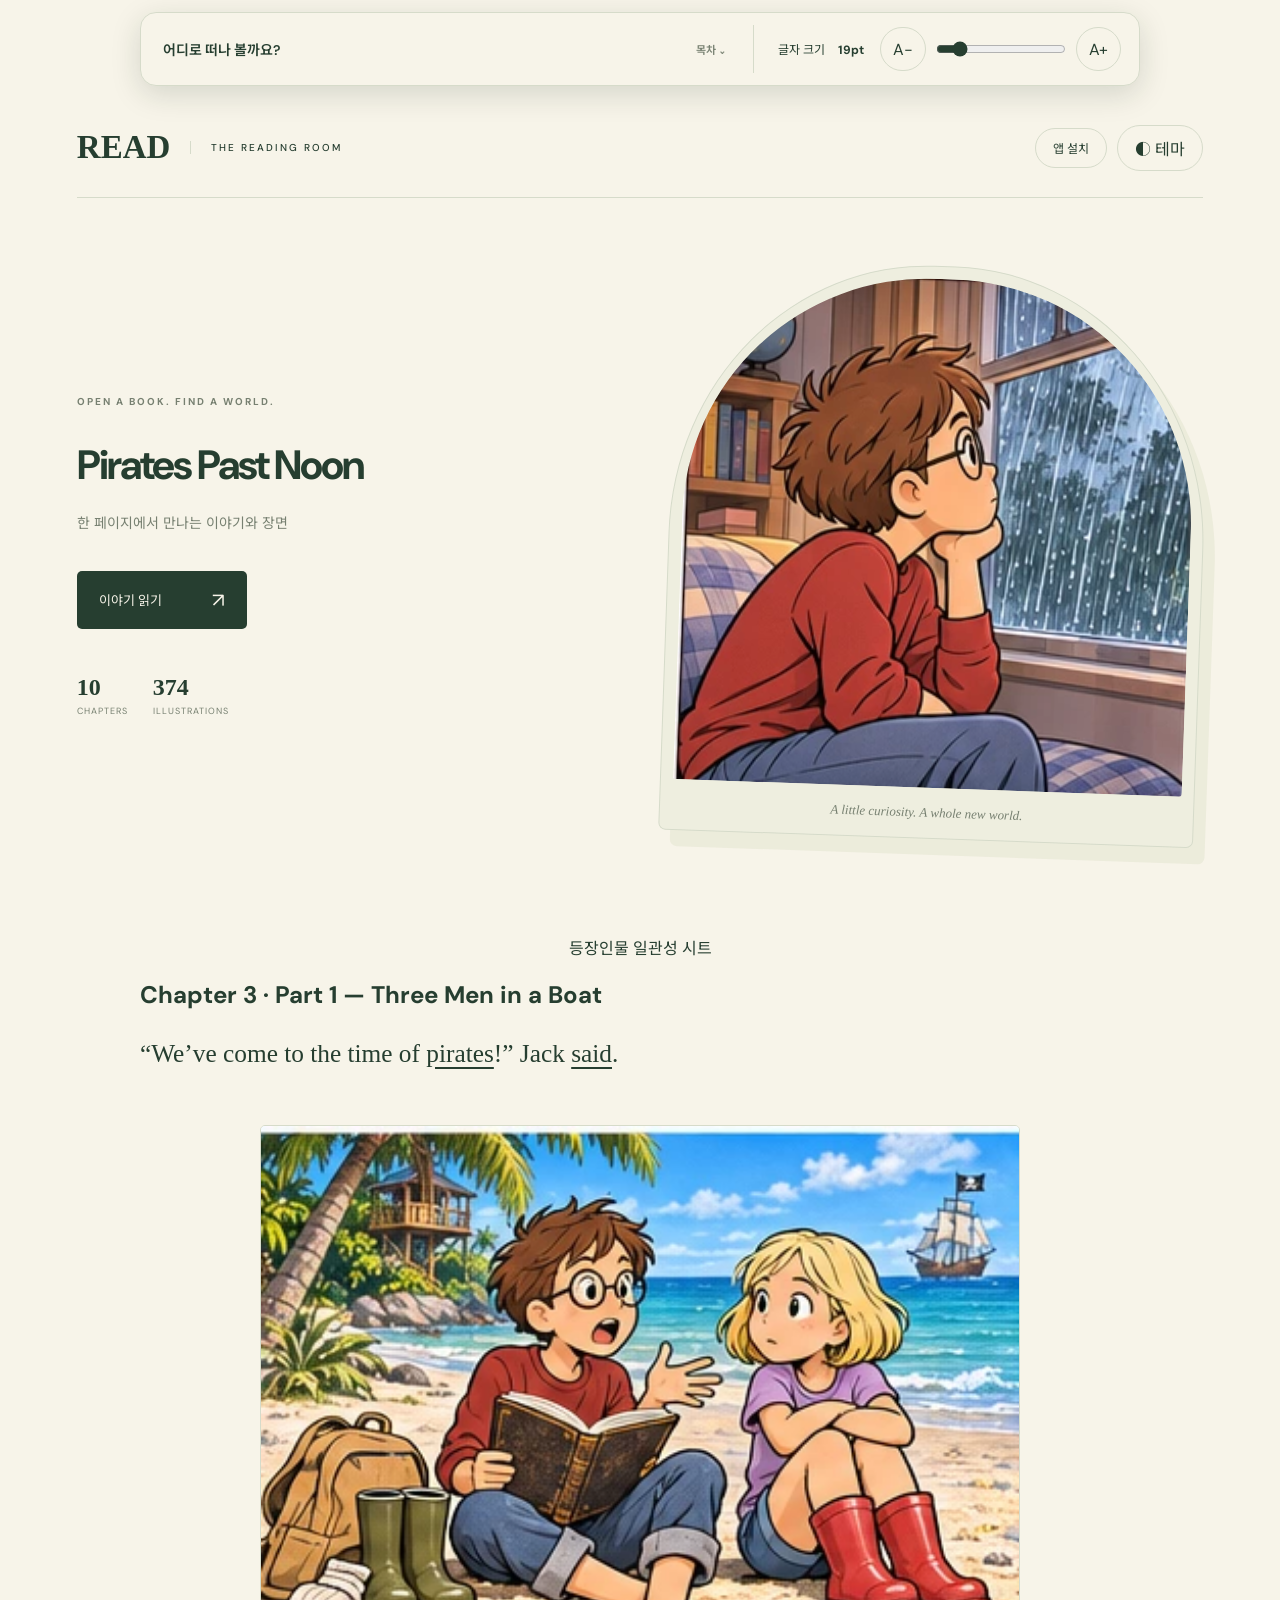
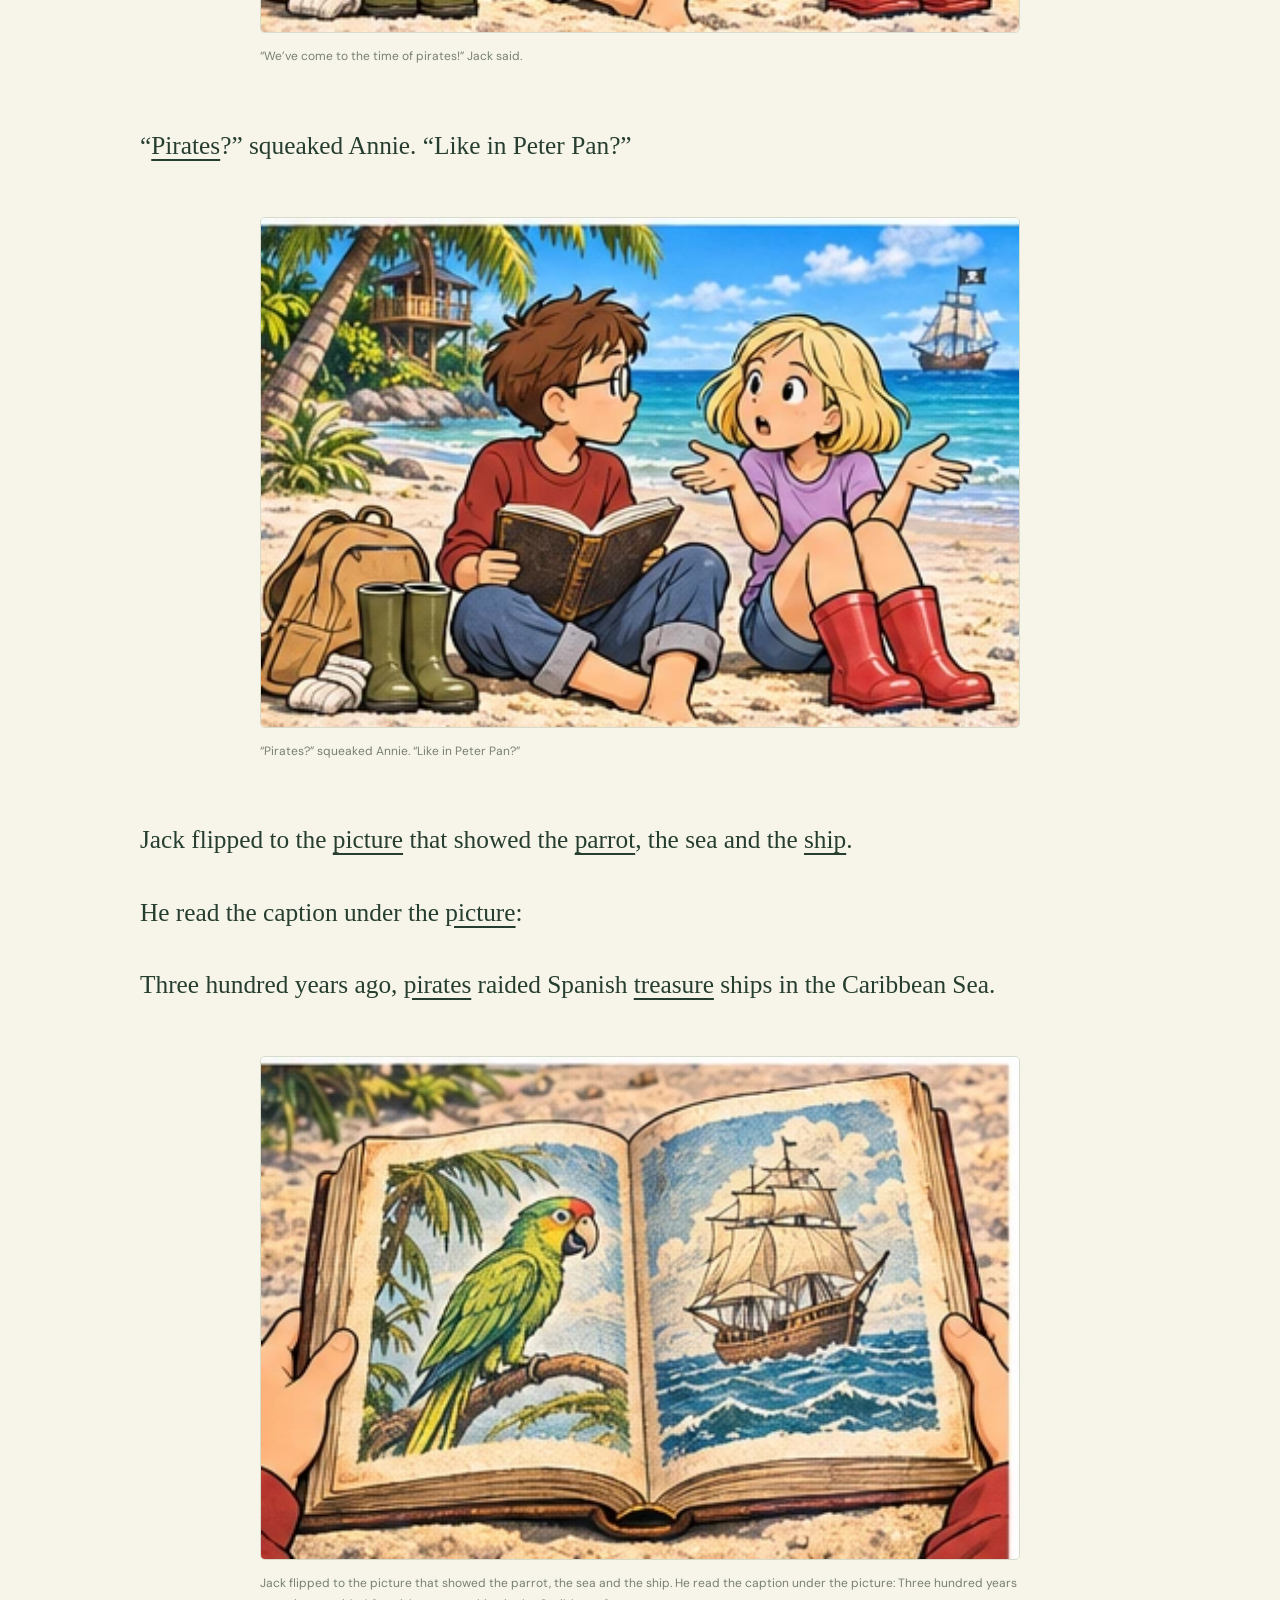
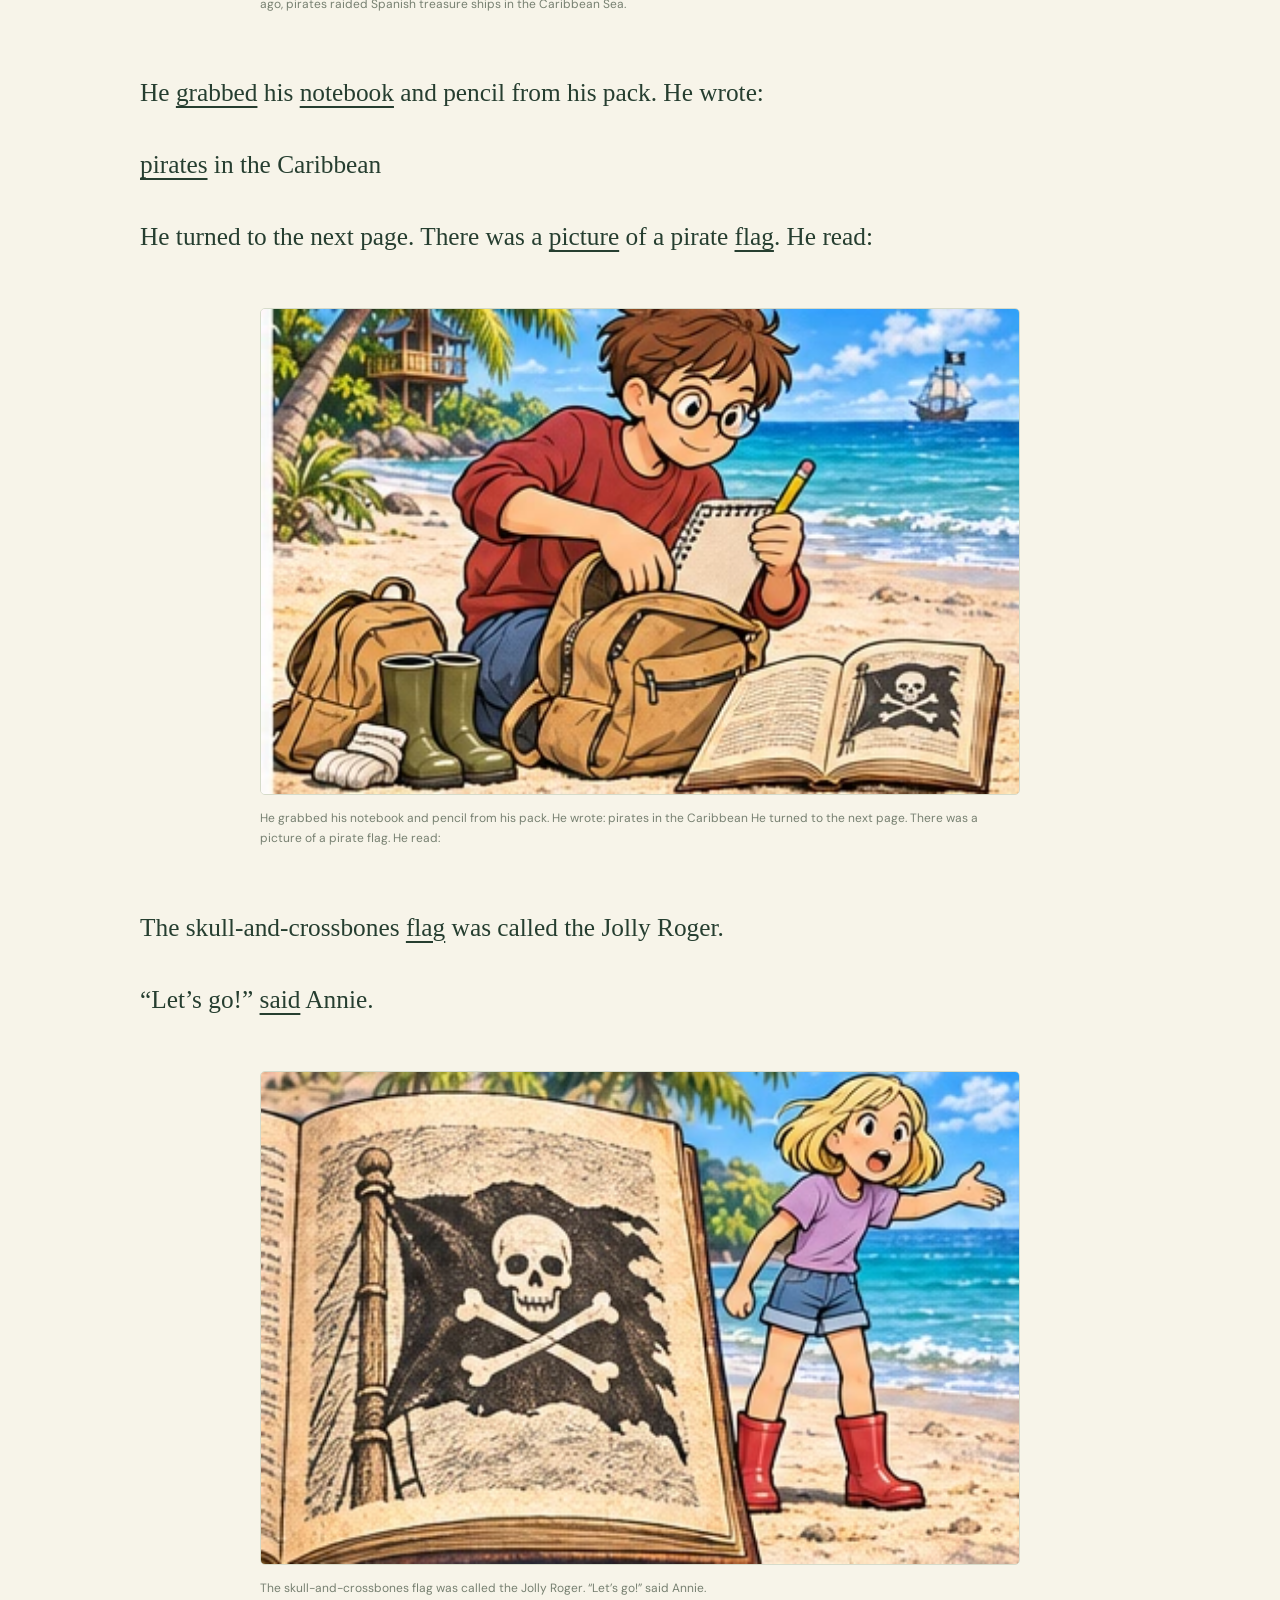
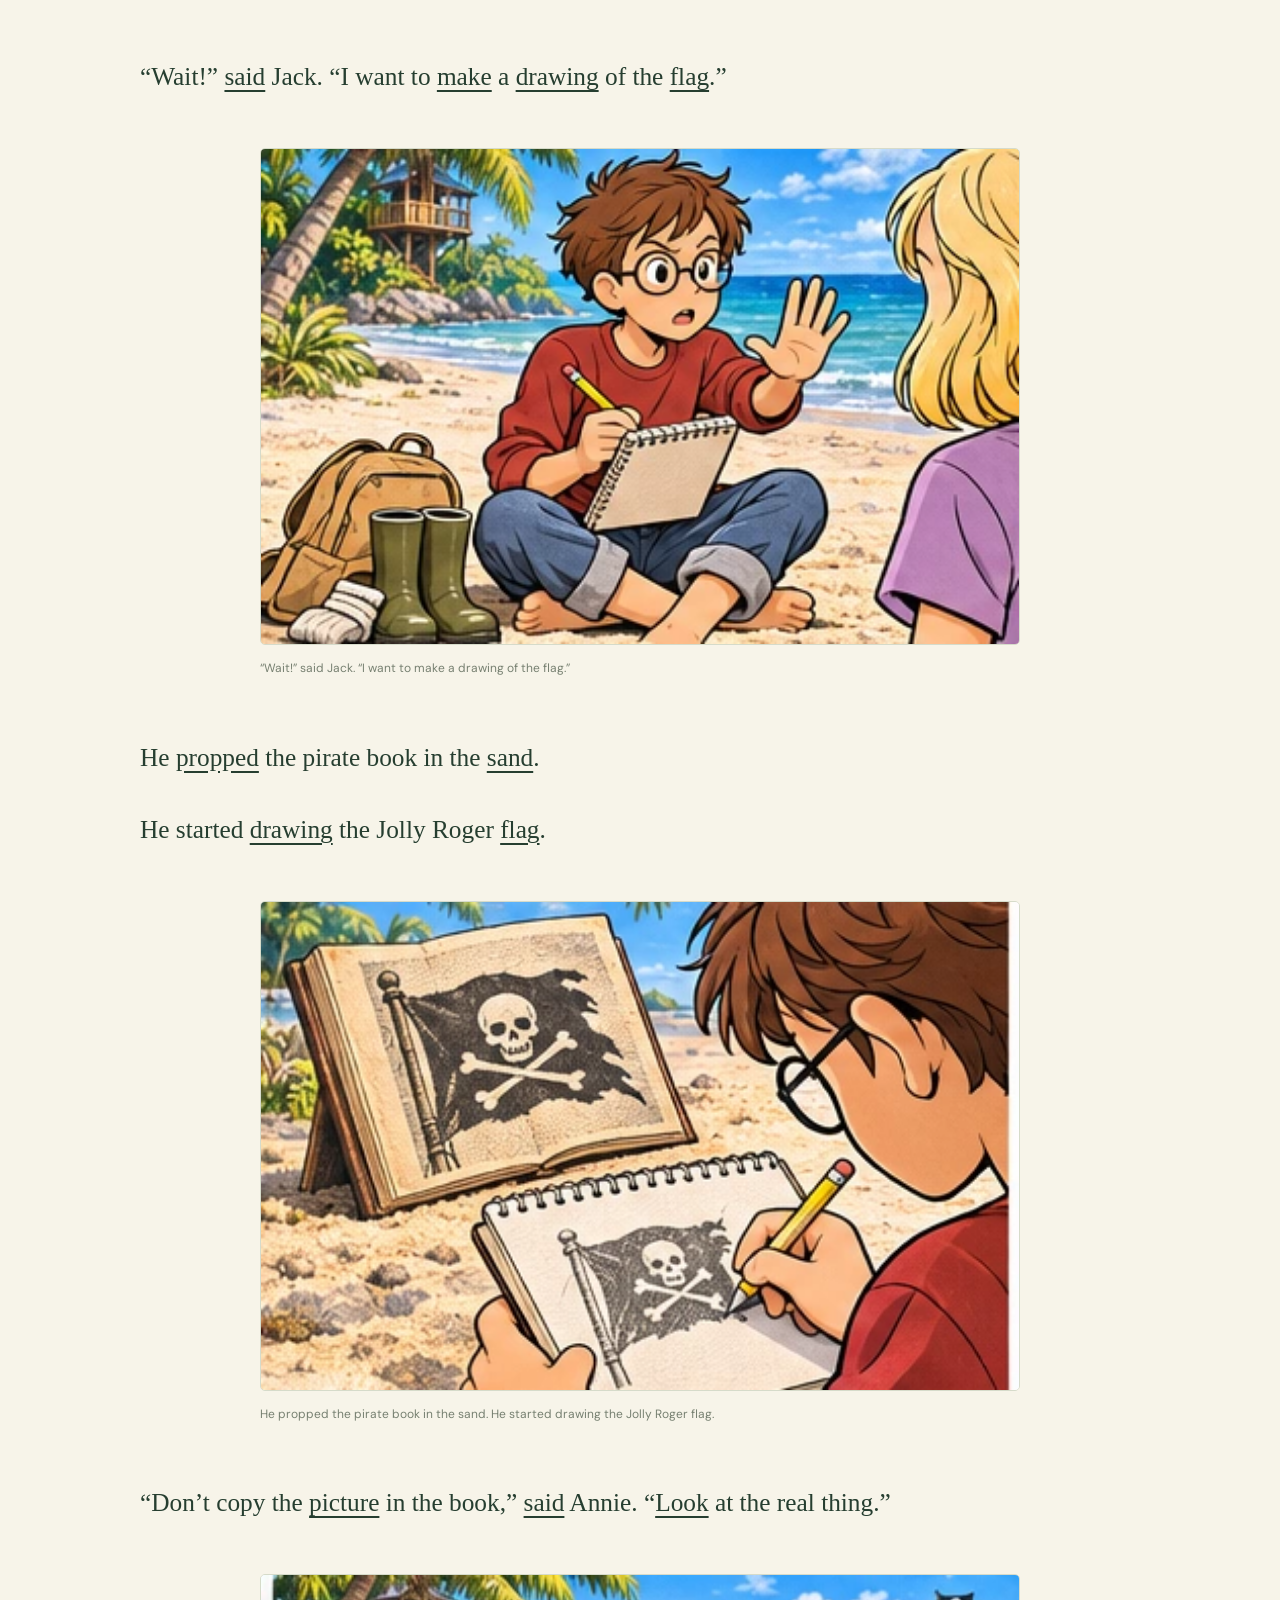
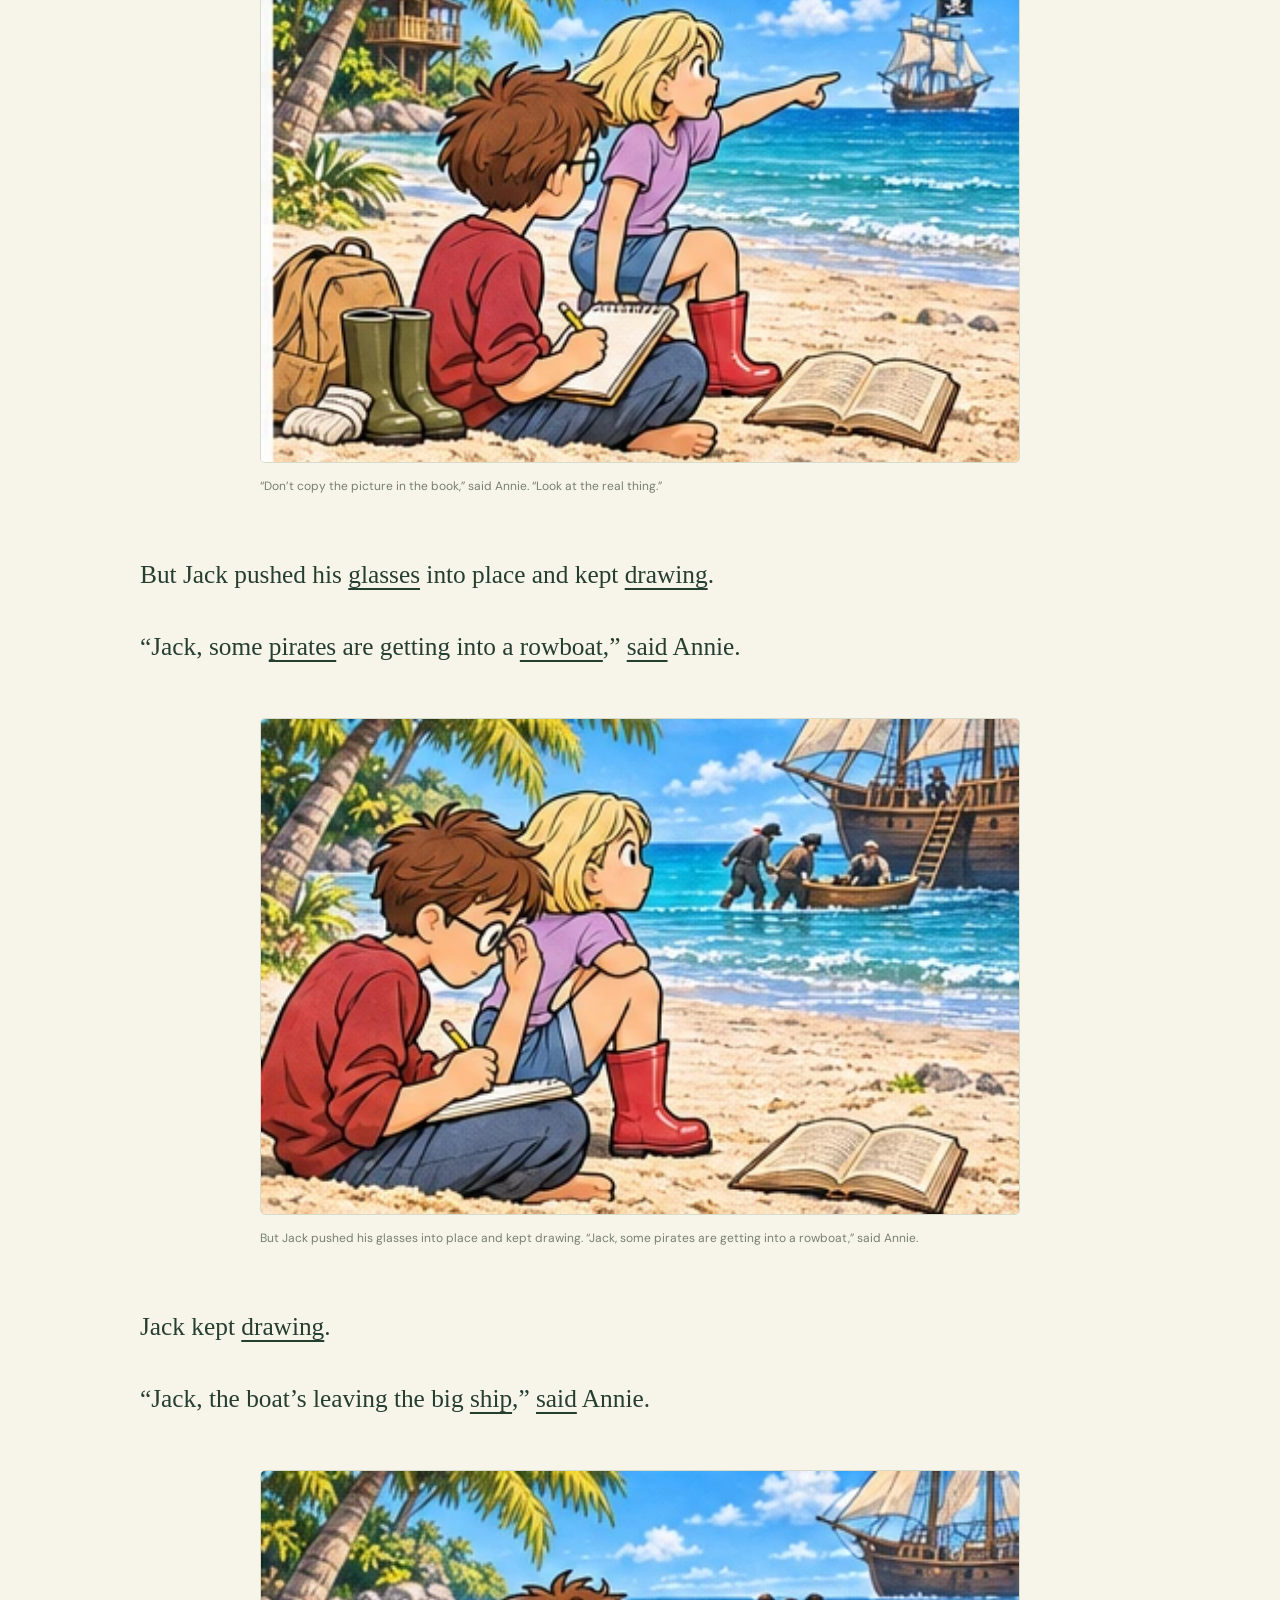
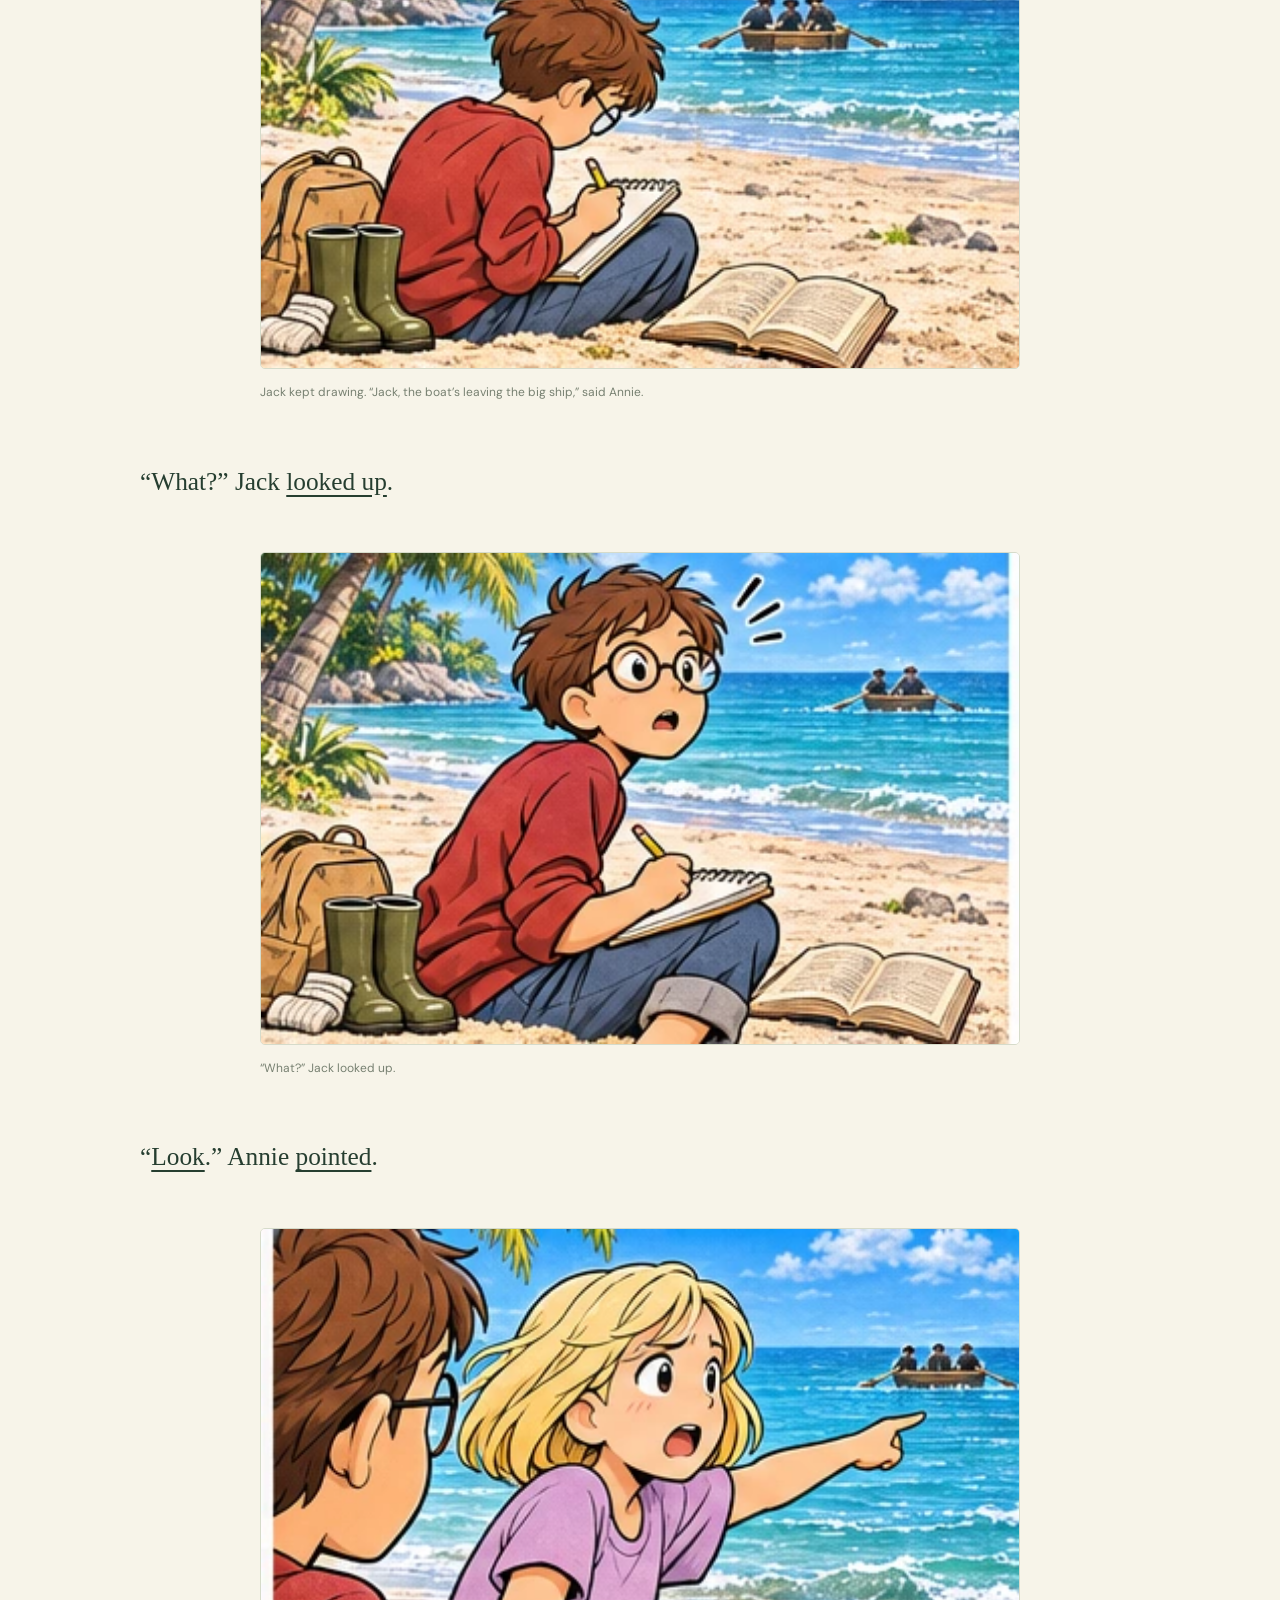
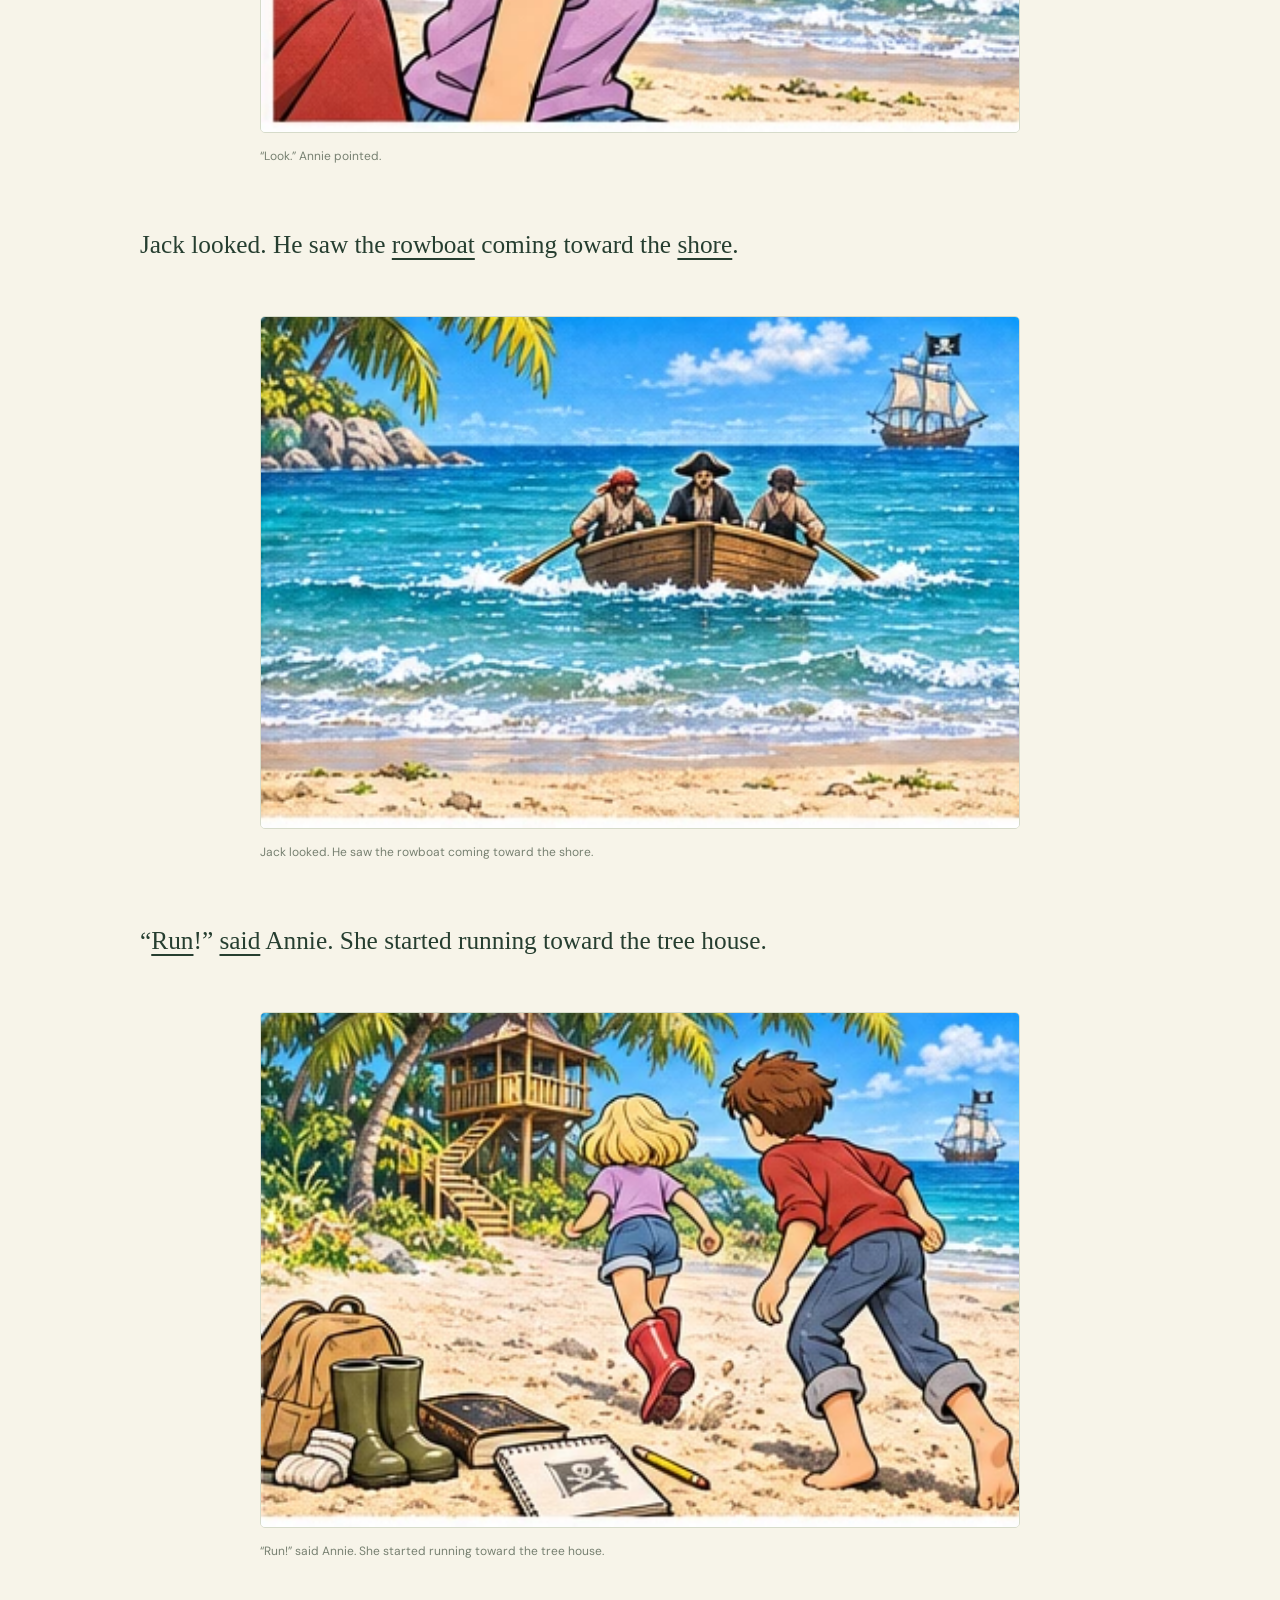
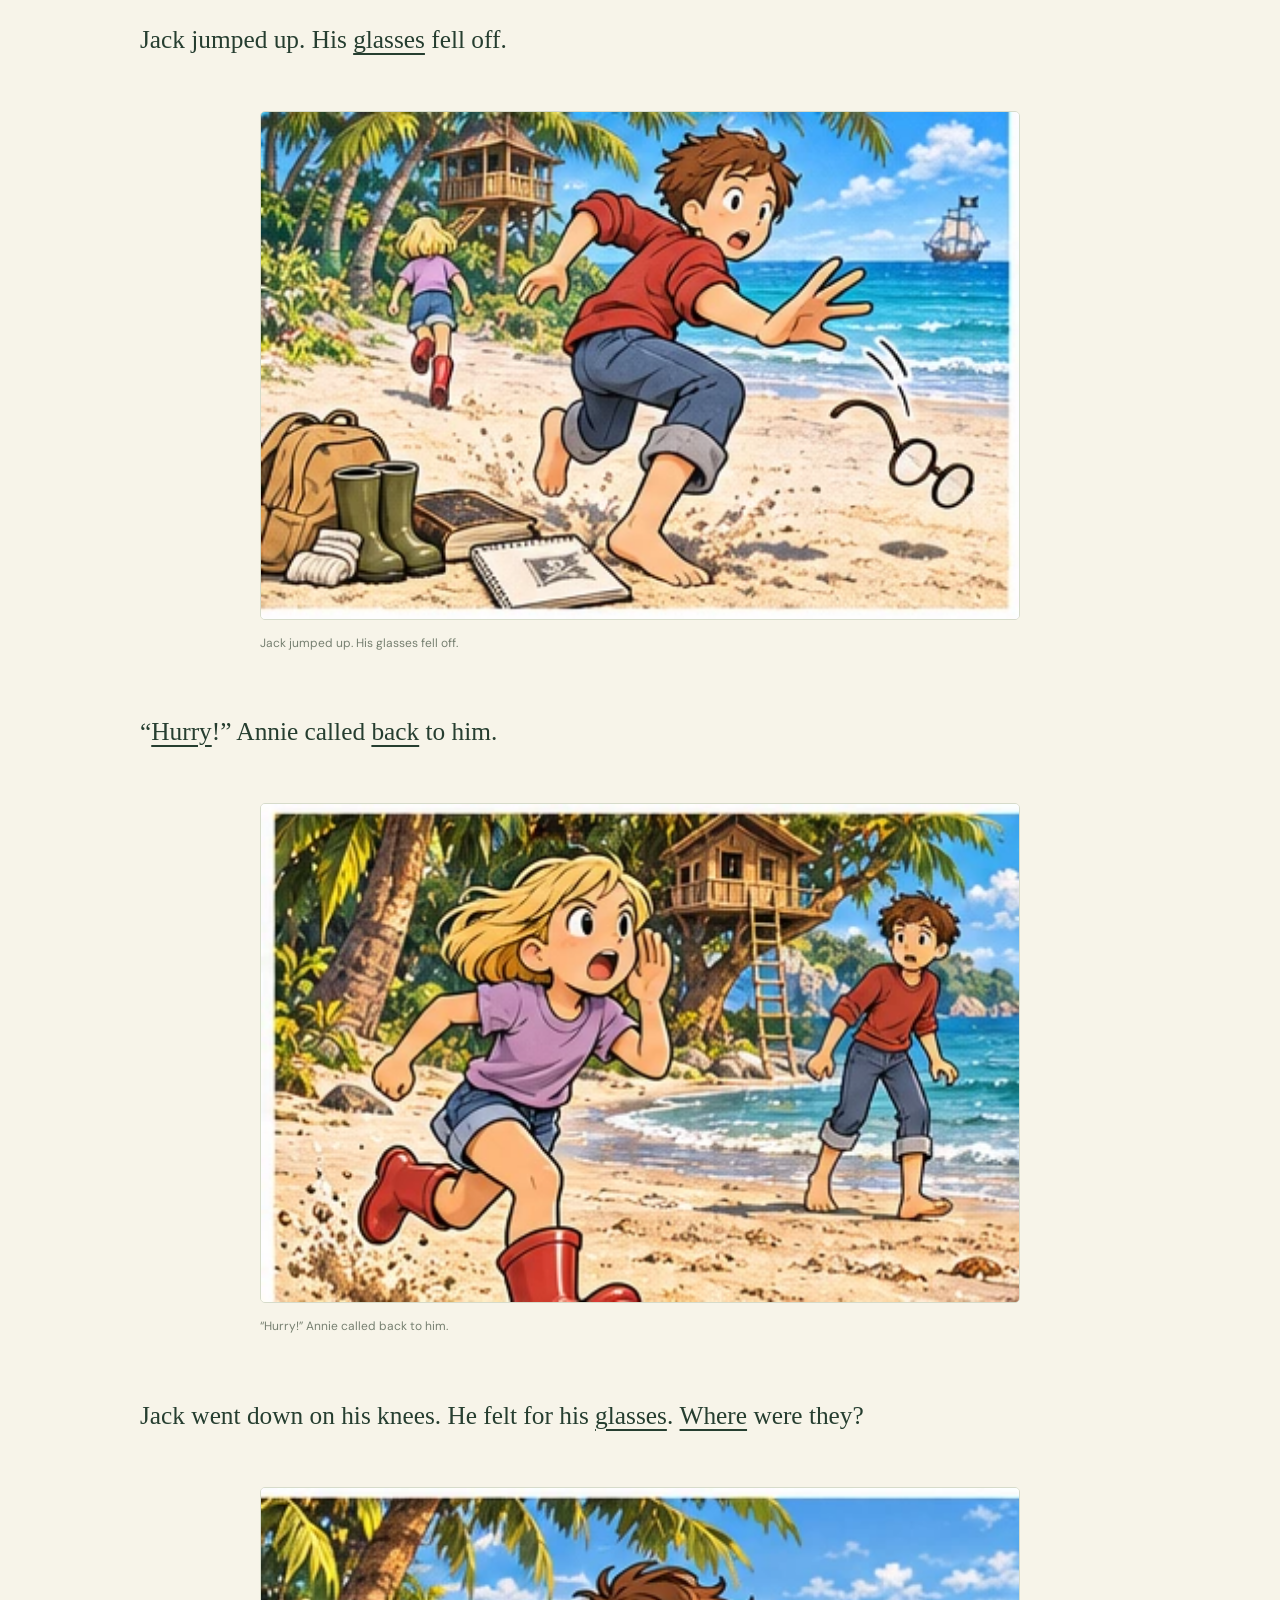
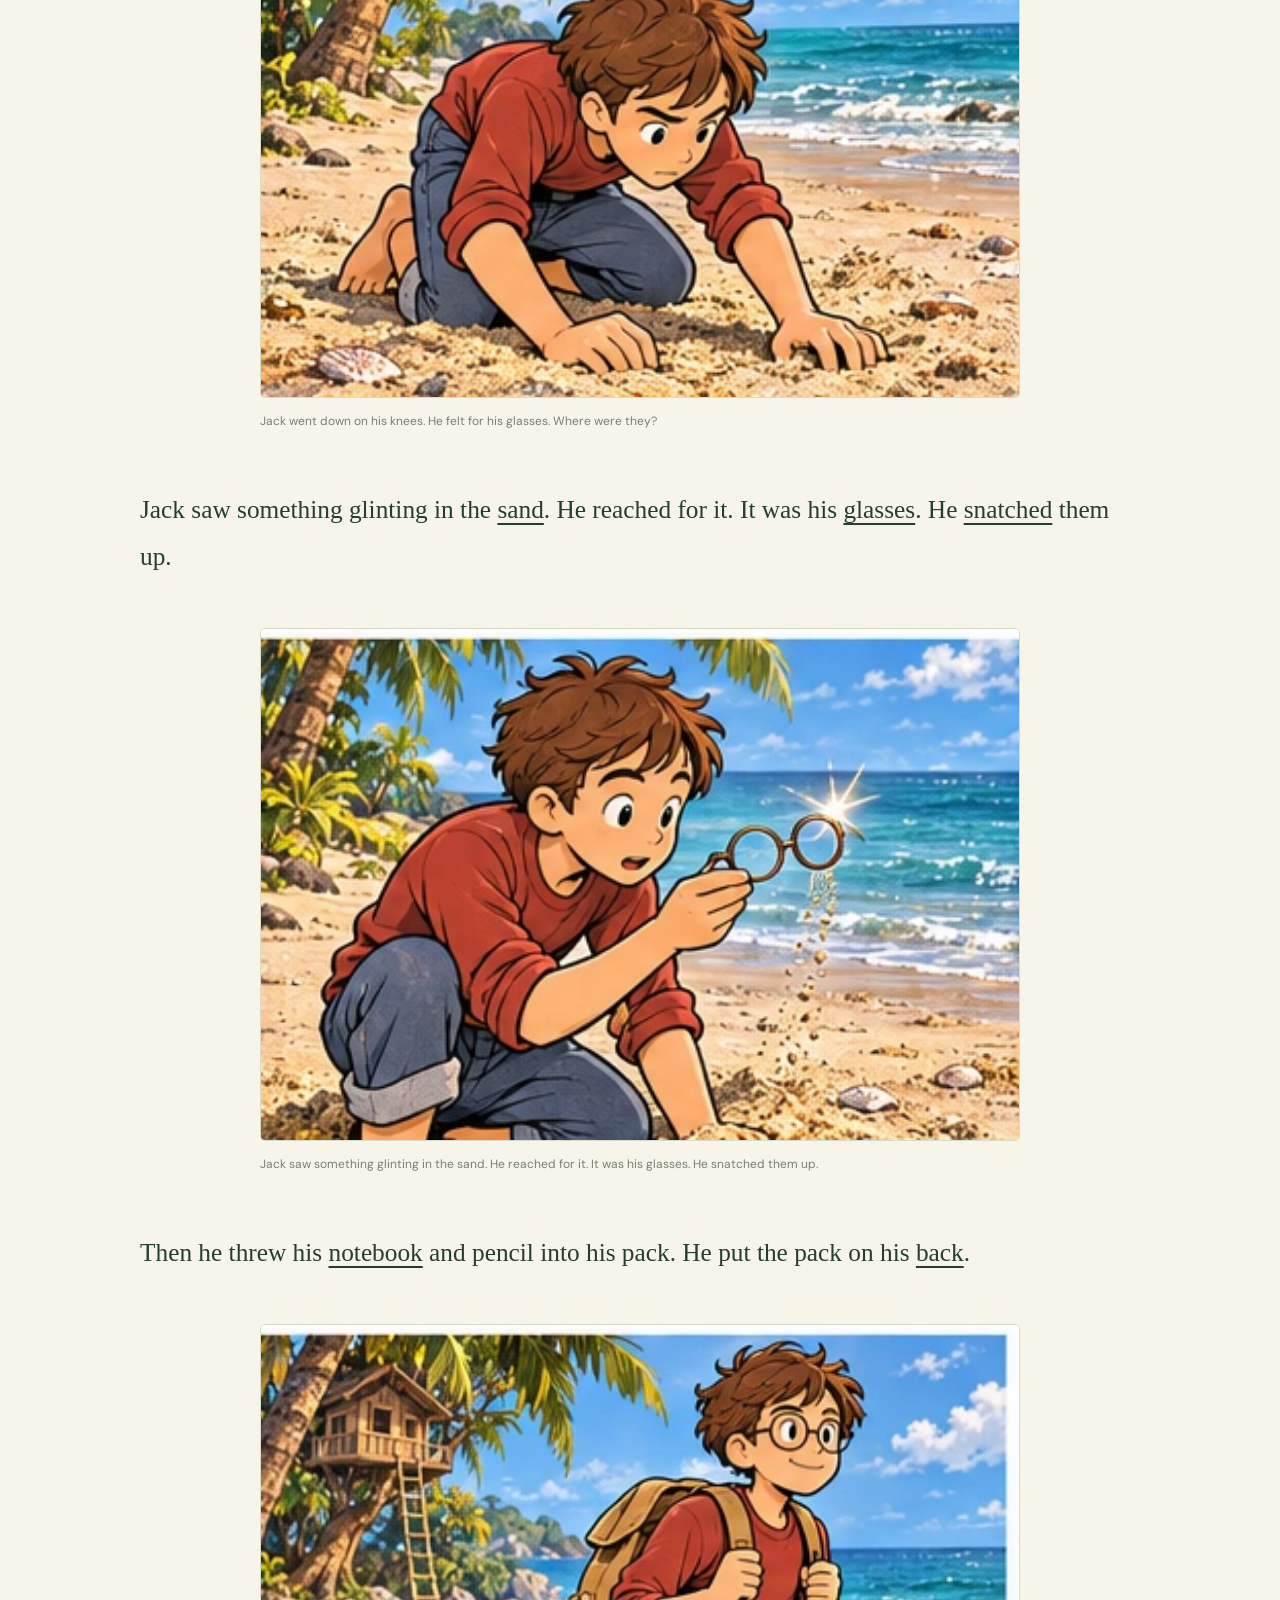
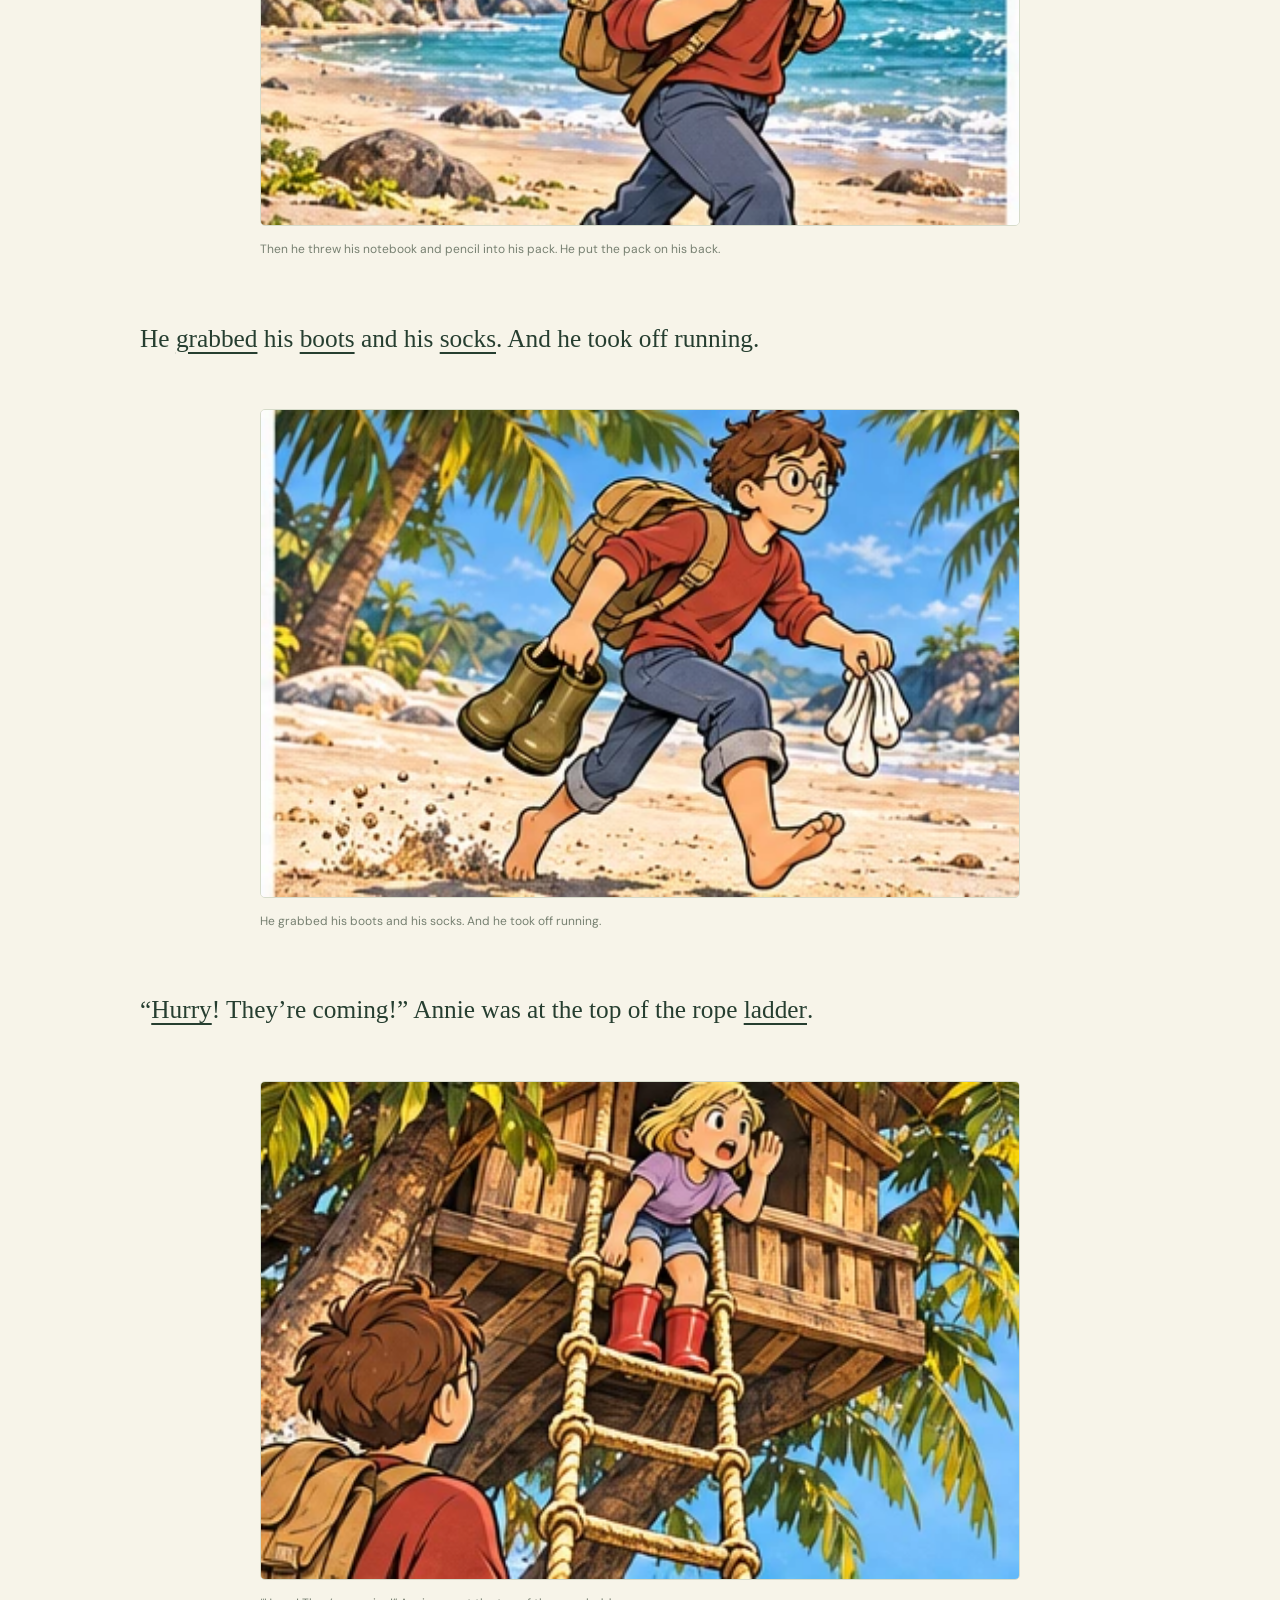
<file: part-03-01.html>
<!DOCTYPE html>

<html data-story-id="mth04-reading-room" lang="ko"><head><meta charset="utf-8"/><meta content="width=device-width,initial-scale=1,viewport-fit=cover" name="viewport"/><meta content="#263e30" name="theme-color"/><meta content="한 페이지에서 만나는 이야기와 장면" name="description"/><title>Chapter 3 · Part 1 — Three Men in a Boat · Pirates Past Noon</title><link href="style.css?v=e98a9d8c6372" rel="stylesheet"/><script defer="" src="app.js?v=e98a9d8c6372"></script><script defer="" src="pwa.js?v=e98a9d8c6372"></script><link href="manifest.webmanifest" rel="manifest"/><meta content="yes" name="mobile-web-app-capable"/><meta content="yes" name="apple-mobile-web-app-capable"/><meta content="Pirates Past Noon" name="apple-mobile-web-app-title"/><meta content="black-translucent" name="apple-mobile-web-app-status-bar-style"/><link href="assets/app-icon-180.png" rel="apple-touch-icon"/><link href="assets/app-icon-192.png" rel="icon" sizes="192x192" type="image/png"/><link href="learning.css" rel="stylesheet"/><script defer="" src="learning.js?v=pdf-vocab-20261123"></script></head>
<body><a class="skip" href="#part-p1">본문으로 이동</a><div aria-label="독서 도구" class="floating-reader" id="floating-reader" role="region"><details class="chapter-menu" id="chapter-menu"><summary>어디로 떠나 볼까요?<span aria-hidden="true">목차 ⌄</span></summary><nav aria-label="전체 이야기 목차" class="toc"><a href="part-01-01.html">Chapter 1 · Part 1 — Too Late!</a><a href="part-01-02.html">Chapter 1 · Part 2 — Too Late!</a><a href="part-02-01.html">Chapter 2 · Part 1 — The Bright Blue Sea</a><a href="part-03-01.html">Chapter 3 · Part 1 — Three Men in a Boat</a><a href="part-04-01.html">Chapter 4 · Part 1 — Vile Booty</a><a href="part-05-01.html">Chapter 5 · Part 1 — The Kid’s Treasure</a><a href="part-06-01.html">Chapter 6 · Part 1 — The Whale’s Eye</a><a href="part-07-01.html">Chapter 7 · Part 1 — Gale’s a-Blowin’</a><a href="part-08-01.html">Chapter 8 · Part 1 — Dig, Dogs, Dig</a><a href="part-08-02.html">Chapter 8 · Part 2 — Dig, Dogs, Dig</a><a href="part-09-01.html">Chapter 9 · Part 1 — The Mysterious M</a><a href="part-10-01.html">Chapter 10 · Part 1 — Treasure Again</a><a href="part-10-02.html">Chapter 10 · Part 2 — Treasure Again</a></nav></details><div class="reading-tools"><div><label for="font-size">글자 크기 <output for="font-size" id="font-value">19pt</output></label></div><div class="size-controls"><button aria-label="글자 크기 줄이기" id="smaller" type="button">A−</button><input aria-label="본문 글자 크기" id="font-size" max="50" min="14" step="1" type="range" value="19"/><button aria-label="글자 크기 늘리기" id="larger" type="button">A+</button></div></div></div>
<div class="shell"><header class="topbar"><a class="brand" href="#">READ<span>THE READING ROOM</span></a><button id="install-app" type="button">앱 설치</button><button aria-label="어두운 테마로 전환" id="theme" type="button">◐ <span>테마</span></button></header><main><div class="hero"><div class="hero-copy"><span class="eyebrow">OPEN A BOOK. FIND A WORLD.</span><h1 lang="en">Pirates Past Noon</h1><p class="hero-desc">한 페이지에서 만나는 이야기와 장면</p><a class="start" href="#part-p1">이야기 읽기 <span>↗</span></a><div class="stats"><span><b>10</b> CHAPTERS</span><span><b>374</b> ILLUSTRATIONS</span></div></div><div class="hero-art"><img alt="Jack watches the rain from his bedroom." height="306" src="assets/scene-0001.webp?v=e98a9d8c6372" width="304"/><span class="art-note">A little curiosity. A whole new world.</span></div></div><p class="reader-links"><a href="characters.html">등장인물 일관성 시트</a></p><article><h2>Chapter 3 · Part 1 — Three Men in a Boat</h2><p class="story-text" id="part-p1"><span class="sentence">“We’ve come to the time of <button aria-expanded="false" class="vocab-word" data-word="pirates">pirates</button>!” Jack <button aria-expanded="false" class="vocab-word" data-word="said" type="button">said</button>.</span></p><figure><a href="assets/scene-0082.webp?v=e98a9d8c6372" rel="noopener" target="_blank"><img alt="“We’ve come to the time of pirates!” Jack said." height="248" loading="lazy" src="assets/scene-0082.webp?v=e98a9d8c6372" width="371"/></a><figcaption>“We’ve come to the time of pirates!” Jack said.</figcaption></figure><p class="story-text" id="part-p2"><span class="sentence">“<button aria-expanded="false" class="vocab-word" data-word="pirates">Pirates</button>?” squeaked Annie. “Like in Peter Pan?”</span></p><figure><a href="assets/scene-0083.webp?v=e98a9d8c6372" rel="noopener" target="_blank"><img alt="“Pirates?” squeaked Annie. “Like in Peter Pan?”" height="248" loading="lazy" src="assets/scene-0083.webp?v=e98a9d8c6372" width="369"/></a><figcaption>“Pirates?” squeaked Annie. “Like in Peter Pan?”</figcaption></figure><p class="story-text" id="part-p3"><span class="sentence">Jack flipped to the <button aria-expanded="false" class="vocab-word" data-word="picture" type="button">picture</button> that showed the <button aria-expanded="false" class="vocab-word" data-word="parrot">parrot</button>, the sea and the <button aria-expanded="false" class="vocab-word" data-word="ship" type="button">ship</button>.</span></p><p class="story-text" id="part-p4"><span class="sentence">He read the caption under the <button aria-expanded="false" class="vocab-word" data-word="picture" type="button">picture</button>:</span></p><p class="story-text" id="part-p5"><span class="sentence">Three hundred years ago, <button aria-expanded="false" class="vocab-word" data-word="pirates">pirates</button> raided Spanish <button aria-expanded="false" class="vocab-word" data-word="treasure">treasure</button> ships in the Caribbean Sea.</span></p><figure><a href="assets/scene-0084.webp?v=e98a9d8c6372" rel="noopener" target="_blank"><img alt="Jack flipped to the picture that showed the parrot, the sea and the ship. He read the caption under the picture: Three hundred years ago, pirates raided Spanish treasure ships in the Caribbean Sea." height="248" loading="lazy" src="assets/scene-0084.webp?v=e98a9d8c6372" width="374"/></a><figcaption>Jack flipped to the picture that showed the parrot, the sea and the ship. He read the caption under the picture: Three hundred years ago, pirates raided Spanish treasure ships in the Caribbean Sea.</figcaption></figure><p class="story-text" id="part-p6"><span class="sentence">He <button aria-expanded="false" class="vocab-word" data-word="grabbed">grabbed</button> his <button aria-expanded="false" class="vocab-word" data-word="notebook" type="button">notebook</button> and pencil from his pack. He wrote:</span></p><p class="story-text" id="part-p7"><span class="sentence"><button aria-expanded="false" class="vocab-word" data-word="pirates">pirates</button> in the Caribbean</span></p><p class="story-text" id="part-p8"><span class="sentence">He turned to the next page. There was a <button aria-expanded="false" class="vocab-word" data-word="picture" type="button">picture</button> of a pirate <button aria-expanded="false" class="vocab-word" data-word="flag" type="button">flag</button>. He read:</span></p><figure><a href="assets/scene-0085.webp?v=e98a9d8c6372" rel="noopener" target="_blank"><img alt="He grabbed his notebook and pencil from his pack. He wrote: pirates in the Caribbean He turned to the next page. There was a picture of a pirate flag. He read:" height="241" loading="lazy" src="assets/scene-0085.webp?v=e98a9d8c6372" width="377"/></a><figcaption>He grabbed his notebook and pencil from his pack. He wrote: pirates in the Caribbean He turned to the next page. There was a picture of a pirate flag. He read:</figcaption></figure><p class="story-text" id="part-p9"><span class="sentence">The skull-and-crossbones <button aria-expanded="false" class="vocab-word" data-word="flag" type="button">flag</button> was called the Jolly Roger.</span></p><p class="story-text" id="part-p10"><span class="sentence">“Let’s go!” <button aria-expanded="false" class="vocab-word" data-word="said" type="button">said</button> Annie.</span></p><figure><a href="assets/scene-0086.webp?v=e98a9d8c6372" rel="noopener" target="_blank"><img alt="The skull-and-crossbones flag was called the Jolly Roger. “Let’s go!” said Annie." height="241" loading="lazy" src="assets/scene-0086.webp?v=e98a9d8c6372" width="371"/></a><figcaption>The skull-and-crossbones flag was called the Jolly Roger. “Let’s go!” said Annie.</figcaption></figure><p class="story-text" id="part-p11"><span class="sentence">“Wait!” <button aria-expanded="false" class="vocab-word" data-word="said" type="button">said</button> Jack. “I want to <button aria-expanded="false" class="vocab-word" data-definition="To create something or perform an action, such as making a wish." data-ko="만들다 / 하다" data-word="make" type="button">make</button> a <button aria-expanded="false" class="vocab-word" data-word="drawing" type="button">drawing</button> of the <button aria-expanded="false" class="vocab-word" data-word="flag" type="button">flag</button>.”</span></p><figure><a href="assets/scene-0087.webp?v=e98a9d8c6372" rel="noopener" target="_blank"><img alt="“Wait!” said Jack. “I want to make a drawing of the flag.”" height="241" loading="lazy" src="assets/scene-0087.webp?v=e98a9d8c6372" width="369"/></a><figcaption>“Wait!” said Jack. “I want to make a drawing of the flag.”</figcaption></figure><p class="story-text" id="part-p12"><span class="sentence">He <button aria-expanded="false" class="vocab-word" data-word="propped" type="button">propped</button> the pirate book in the <button aria-expanded="false" class="vocab-word" data-word="sand" type="button">sand</button>.</span></p><p class="story-text" id="part-p13"><span class="sentence">He started <button aria-expanded="false" class="vocab-word" data-word="drawing" type="button">drawing</button> the Jolly Roger <button aria-expanded="false" class="vocab-word" data-word="flag" type="button">flag</button>.</span></p><figure><a href="assets/scene-0088.webp?v=e98a9d8c6372" rel="noopener" target="_blank"><img alt="He propped the pirate book in the sand. He started drawing the Jolly Roger flag." height="241" loading="lazy" src="assets/scene-0088.webp?v=e98a9d8c6372" width="374"/></a><figcaption>He propped the pirate book in the sand. He started drawing the Jolly Roger flag.</figcaption></figure><p class="story-text" id="part-p14"><span class="sentence">“Don’t copy the <button aria-expanded="false" class="vocab-word" data-word="picture" type="button">picture</button> in the book,” <button aria-expanded="false" class="vocab-word" data-word="said" type="button">said</button> Annie. “<button aria-expanded="false" class="vocab-word" data-word="look" type="button">Look</button> at the real thing.”</span></p><figure><a href="assets/scene-0089.webp?v=e98a9d8c6372" rel="noopener" target="_blank"><img alt="“Don’t copy the picture in the book,” said Annie. “Look at the real thing.”" height="242" loading="lazy" src="assets/scene-0089.webp?v=e98a9d8c6372" width="377"/></a><figcaption>“Don’t copy the picture in the book,” said Annie. “Look at the real thing.”</figcaption></figure><p class="story-text" id="part-p15"><span class="sentence">But Jack pushed his <button aria-expanded="false" class="vocab-word" data-word="glasses" type="button">glasses</button> into place and kept <button aria-expanded="false" class="vocab-word" data-word="drawing" type="button">drawing</button>.</span></p><p class="story-text" id="part-p16"><span class="sentence">“Jack, some <button aria-expanded="false" class="vocab-word" data-word="pirates">pirates</button> are getting into a <button aria-expanded="false" class="vocab-word" data-word="rowboat">rowboat</button>,” <button aria-expanded="false" class="vocab-word" data-word="said" type="button">said</button> Annie.</span></p><figure><a href="assets/scene-0090.webp?v=e98a9d8c6372" rel="noopener" target="_blank"><img alt="But Jack pushed his glasses into place and kept drawing. “Jack, some pirates are getting into a rowboat,” said Annie." height="242" loading="lazy" src="assets/scene-0090.webp?v=e98a9d8c6372" width="371"/></a><figcaption>But Jack pushed his glasses into place and kept drawing. “Jack, some pirates are getting into a rowboat,” said Annie.</figcaption></figure><p class="story-text" id="part-p17"><span class="sentence">Jack kept <button aria-expanded="false" class="vocab-word" data-word="drawing" type="button">drawing</button>.</span></p><p class="story-text" id="part-p18"><span class="sentence">“Jack, the boat’s leaving the big <button aria-expanded="false" class="vocab-word" data-word="ship" type="button">ship</button>,” <button aria-expanded="false" class="vocab-word" data-word="said" type="button">said</button> Annie.</span></p><figure><a href="assets/scene-0091.webp?v=e98a9d8c6372" rel="noopener" target="_blank"><img alt="Jack kept drawing. “Jack, the boat’s leaving the big ship,” said Annie." height="242" loading="lazy" src="assets/scene-0091.webp?v=e98a9d8c6372" width="369"/></a><figcaption>Jack kept drawing. “Jack, the boat’s leaving the big ship,” said Annie.</figcaption></figure><p class="story-text" id="part-p19"><span class="sentence">“What?” Jack <button aria-expanded="false" class="vocab-word" data-word="looked up" type="button">looked up</button>.</span></p><figure><a href="assets/scene-0092.webp?v=e98a9d8c6372" rel="noopener" target="_blank"><img alt="“What?” Jack looked up." height="242" loading="lazy" src="assets/scene-0092.webp?v=e98a9d8c6372" width="374"/></a><figcaption>“What?” Jack looked up.</figcaption></figure><p class="story-text" id="part-p20"><span class="sentence">“<button aria-expanded="false" class="vocab-word" data-word="look" type="button">Look</button>.” Annie <button aria-expanded="false" class="vocab-word" data-word="pointed">pointed</button>.</span></p><figure><a href="assets/scene-0093.webp?v=e98a9d8c6372" rel="noopener" target="_blank"><img alt="“Look.” Annie pointed." height="250" loading="lazy" src="assets/scene-0093.webp?v=e98a9d8c6372" width="377"/></a><figcaption>“Look.” Annie pointed.</figcaption></figure><p class="story-text" id="part-p21"><span class="sentence">Jack looked. He saw the <button aria-expanded="false" class="vocab-word" data-word="rowboat">rowboat</button> coming toward the <button aria-expanded="false" class="vocab-word" data-word="shore">shore</button>.</span></p><figure><a href="assets/scene-0094.webp?v=e98a9d8c6372" rel="noopener" target="_blank"><img alt="Jack looked. He saw the rowboat coming toward the shore." height="250" loading="lazy" src="assets/scene-0094.webp?v=e98a9d8c6372" width="371"/></a><figcaption>Jack looked. He saw the rowboat coming toward the shore.</figcaption></figure><p class="story-text" id="part-p22"><span class="sentence">“<button aria-expanded="false" class="vocab-word" data-word="run" type="button">Run</button>!” <button aria-expanded="false" class="vocab-word" data-word="said" type="button">said</button> Annie. She started running toward the tree house.</span></p><figure><a href="assets/scene-0095.webp?v=e98a9d8c6372" rel="noopener" target="_blank"><img alt="“Run!” said Annie. She started running toward the tree house." height="250" loading="lazy" src="assets/scene-0095.webp?v=e98a9d8c6372" width="369"/></a><figcaption>“Run!” said Annie. She started running toward the tree house.</figcaption></figure><p class="story-text" id="part-p23"><span class="sentence">Jack jumped up. His <button aria-expanded="false" class="vocab-word" data-word="glasses" type="button">glasses</button> fell off.</span></p><figure><a href="assets/scene-0096.webp?v=e98a9d8c6372" rel="noopener" target="_blank"><img alt="Jack jumped up. His glasses fell off." height="250" loading="lazy" src="assets/scene-0096.webp?v=e98a9d8c6372" width="374"/></a><figcaption>Jack jumped up. His glasses fell off.</figcaption></figure><p class="story-text" id="part-p24"><span class="sentence">“<button aria-expanded="false" class="vocab-word" data-word="hurry" type="button">Hurry</button>!” Annie called <button aria-expanded="false" class="vocab-word" data-definition="Toward a previous place or position." data-ko="돌아가다 / 뒤로" data-word="back" type="button">back</button> to him.</span></p><figure><a href="assets/scene-0097.webp?v=e98a9d8c6372" rel="noopener" target="_blank"><img alt="“Hurry!” Annie called back to him." height="248" loading="lazy" src="assets/scene-0097.webp?v=e98a9d8c6372" width="377"/></a><figcaption>“Hurry!” Annie called back to him.</figcaption></figure><p class="story-text" id="part-p25"><span class="sentence">Jack went down on his knees. He felt for his <button aria-expanded="false" class="vocab-word" data-word="glasses" type="button">glasses</button>. <button aria-expanded="false" class="vocab-word" data-word="where" type="button">Where</button> were they?</span></p><figure><a href="assets/scene-0098.webp?v=e98a9d8c6372" rel="noopener" target="_blank"><img alt="Jack went down on his knees. He felt for his glasses. Where were they?" height="248" loading="lazy" src="assets/scene-0098.webp?v=e98a9d8c6372" width="369"/></a><figcaption>Jack went down on his knees. He felt for his glasses. Where were they?</figcaption></figure><p class="story-text" id="part-p26"><span class="sentence">Jack saw something glinting in the <button aria-expanded="false" class="vocab-word" data-word="sand" type="button">sand</button>. He reached for it. It was his <button aria-expanded="false" class="vocab-word" data-word="glasses" type="button">glasses</button>. He <button aria-expanded="false" class="vocab-word" data-word="snatched" type="button">snatched</button> them up.</span></p><figure><a href="assets/scene-0099.webp?v=e98a9d8c6372" rel="noopener" target="_blank"><img alt="Jack saw something glinting in the sand. He reached for it. It was his glasses. He snatched them up." height="248" loading="lazy" src="assets/scene-0099.webp?v=e98a9d8c6372" width="368"/></a><figcaption>Jack saw something glinting in the sand. He reached for it. It was his glasses. He snatched them up.</figcaption></figure><p class="story-text" id="part-p27"><span class="sentence">Then he threw his <button aria-expanded="false" class="vocab-word" data-word="notebook" type="button">notebook</button> and pencil into his pack. He put the pack on his <button aria-expanded="false" class="vocab-word" data-definition="The rear part of a person’s or animal’s body." data-ko="등" data-word="back" type="button">back</button>.</span></p><figure><a href="assets/scene-0100.webp?v=e98a9d8c6372" rel="noopener" target="_blank"><img alt="Then he threw his notebook and pencil into his pack. He put the pack on his back." height="248" loading="lazy" src="assets/scene-0100.webp?v=e98a9d8c6372" width="376"/></a><figcaption>Then he threw his notebook and pencil into his pack. He put the pack on his back.</figcaption></figure><p class="story-text" id="part-p28"><span class="sentence">He <button aria-expanded="false" class="vocab-word" data-word="grabbed">grabbed</button> his <button aria-expanded="false" class="vocab-word" data-word="boots" type="button">boots</button> and his <button aria-expanded="false" class="vocab-word" data-word="socks" type="button">socks</button>. And he took off running.</span></p><figure><a href="assets/scene-0101.webp?v=e98a9d8c6372" rel="noopener" target="_blank"><img alt="He grabbed his boots and his socks. And he took off running." height="242" loading="lazy" src="assets/scene-0101.webp?v=e98a9d8c6372" width="377"/></a><figcaption>He grabbed his boots and his socks. And he took off running.</figcaption></figure><p class="story-text" id="part-p29"><span class="sentence">“<button aria-expanded="false" class="vocab-word" data-word="hurry" type="button">Hurry</button>! They’re coming!” Annie was at the top of the rope <button aria-expanded="false" class="vocab-word" data-word="ladder">ladder</button>.</span></p><figure><a href="assets/scene-0102.webp?v=e98a9d8c6372" rel="noopener" target="_blank"><img alt="“Hurry! They’re coming!” Annie was at the top of the rope ladder." height="242" loading="lazy" src="assets/scene-0102.webp?v=e98a9d8c6372" width="369"/></a><figcaption>“Hurry! They’re coming!” Annie was at the top of the rope ladder.</figcaption></figure><p class="story-text" id="part-p30"><span class="sentence">Jack looked <button aria-expanded="false" class="vocab-word" data-definition="Toward a previous place or position." data-ko="돌아가다 / 뒤로" data-word="back" type="button">back</button> at the sea. The <button aria-expanded="false" class="vocab-word" data-word="pirates">pirates</button> were closer to the <button aria-expanded="false" class="vocab-word" data-word="shore">shore</button>.</span></p><figure><a href="assets/scene-0103.webp?v=e98a9d8c6372" rel="noopener" target="_blank"><img alt="Jack looked back at the sea. The pirates were closer to the shore." height="242" loading="lazy" src="assets/scene-0103.webp?v=e98a9d8c6372" width="368"/></a><figcaption>Jack looked back at the sea. The pirates were closer to the shore.</figcaption></figure><p class="story-text" id="part-p31"><span class="sentence">Suddenly Jack saw the pirate book. In all the confusion he had forgotten it. It was <button aria-expanded="false" class="vocab-word" data-definition="Continuing until that time." data-ko="아직도" data-word="still" type="button">still</button> <button aria-expanded="false" class="vocab-word" data-word="propped" type="button">propped</button> in the <button aria-expanded="false" class="vocab-word" data-word="sand" type="button">sand</button>.</span></p><figure><a href="assets/scene-0104.webp?v=e98a9d8c6372" rel="noopener" target="_blank"><img alt="Suddenly Jack saw the pirate book. In all the confusion he had forgotten it. It was still propped in the sand." height="242" loading="lazy" src="assets/scene-0104.webp?v=e98a9d8c6372" width="376"/></a><figcaption>Suddenly Jack saw the pirate book. In all the confusion he had forgotten it. It was still propped in the sand.</figcaption></figure><p class="story-text" id="part-p32"><span class="sentence">“Oh man, I forgot the book!” he <button aria-expanded="false" class="vocab-word" data-word="said" type="button">said</button>. He dropped his <button aria-expanded="false" class="vocab-word" data-word="socks" type="button">socks</button> and <button aria-expanded="false" class="vocab-word" data-word="boots" type="button">boots</button> below the tree house.</span></p><figure><a href="assets/scene-0105.webp?v=e98a9d8c6372" rel="noopener" target="_blank"><img alt="“Oh man, I forgot the book!” he said. He dropped his socks and boots below the tree house." height="242" loading="lazy" src="assets/scene-0105.webp?v=e98a9d8c6372" width="377"/></a><figcaption>“Oh man, I forgot the book!” he said. He dropped his socks and boots below the tree house.</figcaption></figure><p class="story-text" id="part-p33"><span class="sentence">“Come on, Jack!” Annie <button aria-expanded="false" class="vocab-word" data-word="shouted">shouted</button>.</span></p><figure><a href="assets/scene-0106.webp?v=e98a9d8c6372" rel="noopener" target="_blank"><img alt="“Come on, Jack!” Annie shouted." height="242" loading="lazy" src="assets/scene-0106.webp?v=e98a9d8c6372" width="369"/></a><figcaption>“Come on, Jack!” Annie shouted.</figcaption></figure><p class="story-text" id="part-p34"><span class="sentence">“I’ll be <button aria-expanded="false" class="vocab-word" data-word="right back" type="button">right back</button>!” Jack called. “I’ve got to get the book!”</span></p><figure><a href="assets/scene-0107.webp?v=e98a9d8c6372" rel="noopener" target="_blank"><img alt="“I’ll be right back!” Jack called. “I’ve got to get the book!”" height="242" loading="lazy" src="assets/scene-0107.webp?v=e98a9d8c6372" width="368"/></a><figcaption>“I’ll be right back!” Jack called. “I’ve got to get the book!”</figcaption></figure><p class="story-text" id="part-p35"><span class="sentence">“Jack, <button aria-expanded="false" class="vocab-word" data-word="forget" type="button">forget</button> it!”</span></p><p class="story-text" id="part-p36"><span class="sentence">But Jack was already running toward the water.</span></p><figure><a href="assets/scene-0108.webp?v=e98a9d8c6372" rel="noopener" target="_blank"><img alt="“Jack, forget it!” But Jack was already running toward the water." height="242" loading="lazy" src="assets/scene-0108.webp?v=e98a9d8c6372" width="376"/></a><figcaption>“Jack, forget it!” But Jack was already running toward the water.</figcaption></figure><p class="story-text" id="part-p37"><span class="sentence">Jack <button aria-expanded="false" class="vocab-word" data-word="grabbed">grabbed</button> the book.</span></p><p class="story-text" id="part-p38"><span class="sentence">“Come <button aria-expanded="false" class="vocab-word" data-definition="Toward a previous place or position." data-ko="돌아가다 / 뒤로" data-word="back" type="button">back</button>!” Annie <button aria-expanded="false" class="vocab-word" data-word="shouted">shouted</button>.</span></p><figure><a href="assets/scene-0109.webp?v=e98a9d8c6372" rel="noopener" target="_blank"><img alt="Jack grabbed the book. “Come back!” Annie shouted." height="250" loading="lazy" src="assets/scene-0109.webp?v=e98a9d8c6372" width="377"/></a><figcaption>Jack grabbed the book. “Come back!” Annie shouted.</figcaption></figure><p class="story-text" id="part-p39"><span class="sentence">Jack shoved the book into his <button aria-expanded="false" class="vocab-word" data-word="backpack">backpack</button>.</span></p><p class="story-text" id="part-p40"><span class="sentence">Suddenly a giant wave carried the <button aria-expanded="false" class="vocab-word" data-word="rowboat">rowboat</button> right onto the beach.</span></p><figure><a href="assets/scene-0110.webp?v=e98a9d8c6372" rel="noopener" target="_blank"><img alt="Jack shoved the book into his backpack. Suddenly a giant wave carried the rowboat right onto the beach." height="250" loading="lazy" src="assets/scene-0110.webp?v=e98a9d8c6372" width="369"/></a><figcaption>Jack shoved the book into his backpack. Suddenly a giant wave carried the rowboat right onto the beach.</figcaption></figure><p class="story-text" id="part-p41"><span class="sentence">“<button aria-expanded="false" class="vocab-word" data-word="run" type="button">Run</button>, Jack!” <button aria-expanded="false" class="vocab-word" data-word="shouted">shouted</button> Annie.</span></p><figure><a href="assets/scene-0111.webp?v=e98a9d8c6372" rel="noopener" target="_blank"><img alt="“Run, Jack!” shouted Annie." height="250" loading="lazy" src="assets/scene-0111.webp?v=e98a9d8c6372" width="368"/></a><figcaption>“Run, Jack!” shouted Annie.</figcaption></figure><p class="story-text" id="part-p42"><span class="sentence">Three big <button aria-expanded="false" class="vocab-word" data-word="pirates">pirates</button> splashed onto the <button aria-expanded="false" class="vocab-word" data-word="sand" type="button">sand</button>.</span></p><p class="story-text" id="part-p43"><span class="sentence">They had knives in their teeth.</span></p><figure><a href="assets/scene-0112.webp?v=e98a9d8c6372" rel="noopener" target="_blank"><img alt="Three big pirates splashed onto the sand. They had knives in their teeth." height="250" loading="lazy" src="assets/scene-0112.webp?v=e98a9d8c6372" width="376"/></a><figcaption>Three big pirates splashed onto the sand. They had knives in their teeth.</figcaption></figure><p class="story-text" id="part-p44"><span class="sentence">They had <button aria-expanded="false" class="vocab-word" data-word="pistols" type="button">pistols</button> in their belts.</span></p><p class="story-text" id="part-p45"><span class="sentence">They charged toward Jack.</span></p><figure><a href="assets/scene-0113.webp?v=e98a9d8c6372" rel="noopener" target="_blank"><img alt="They had pistols in their belts. They charged toward Jack." height="251" loading="lazy" src="assets/scene-0113.webp?v=e98a9d8c6372" width="378"/></a><figcaption>They had pistols in their belts. They charged toward Jack.</figcaption></figure><p class="story-text" id="part-p46"><span class="sentence">“<button aria-expanded="false" class="vocab-word" data-word="run" type="button">Run</button>, Jack, <button aria-expanded="false" class="vocab-word" data-word="run" type="button">run</button>!” <button aria-expanded="false" class="vocab-word" data-word="cried" type="button">cried</button> Annie.</span></p><figure><a href="assets/scene-0114.webp?v=e98a9d8c6372" rel="noopener" target="_blank"><img alt="“Run, Jack, run!” cried Annie." height="251" loading="lazy" src="assets/scene-0114.webp?v=e98a9d8c6372" width="370"/></a><figcaption>“Run, Jack, run!” cried Annie.</figcaption></figure></article><div class="end-note"><nav class="part-links"><a href="part-02-01.html">← 이전 파트</a><a href="index.html">전체 목차</a><a href="part-04-01.html">다음 파트 →</a></nav></div></main><footer>ILLUSTRATED READING ROOM<br/><small>제공된 원문 · AI 제작 삽화</small></footer></div>
<dialog aria-labelledby="install-title" id="install-help"><h2 id="install-title">내 독서 앱으로 설치하기</h2><p id="install-instructions"></p><p class="install-note">설치 후 홈 화면이나 바탕 화면의 앱 아이콘을 눌러 열어 주세요.</p><div class="install-buttons"><button hidden="" id="read-fullscreen" type="button">전체화면으로 읽기</button><form method="dialog"><button>닫기</button></form></div></dialog></body></html>
</file>
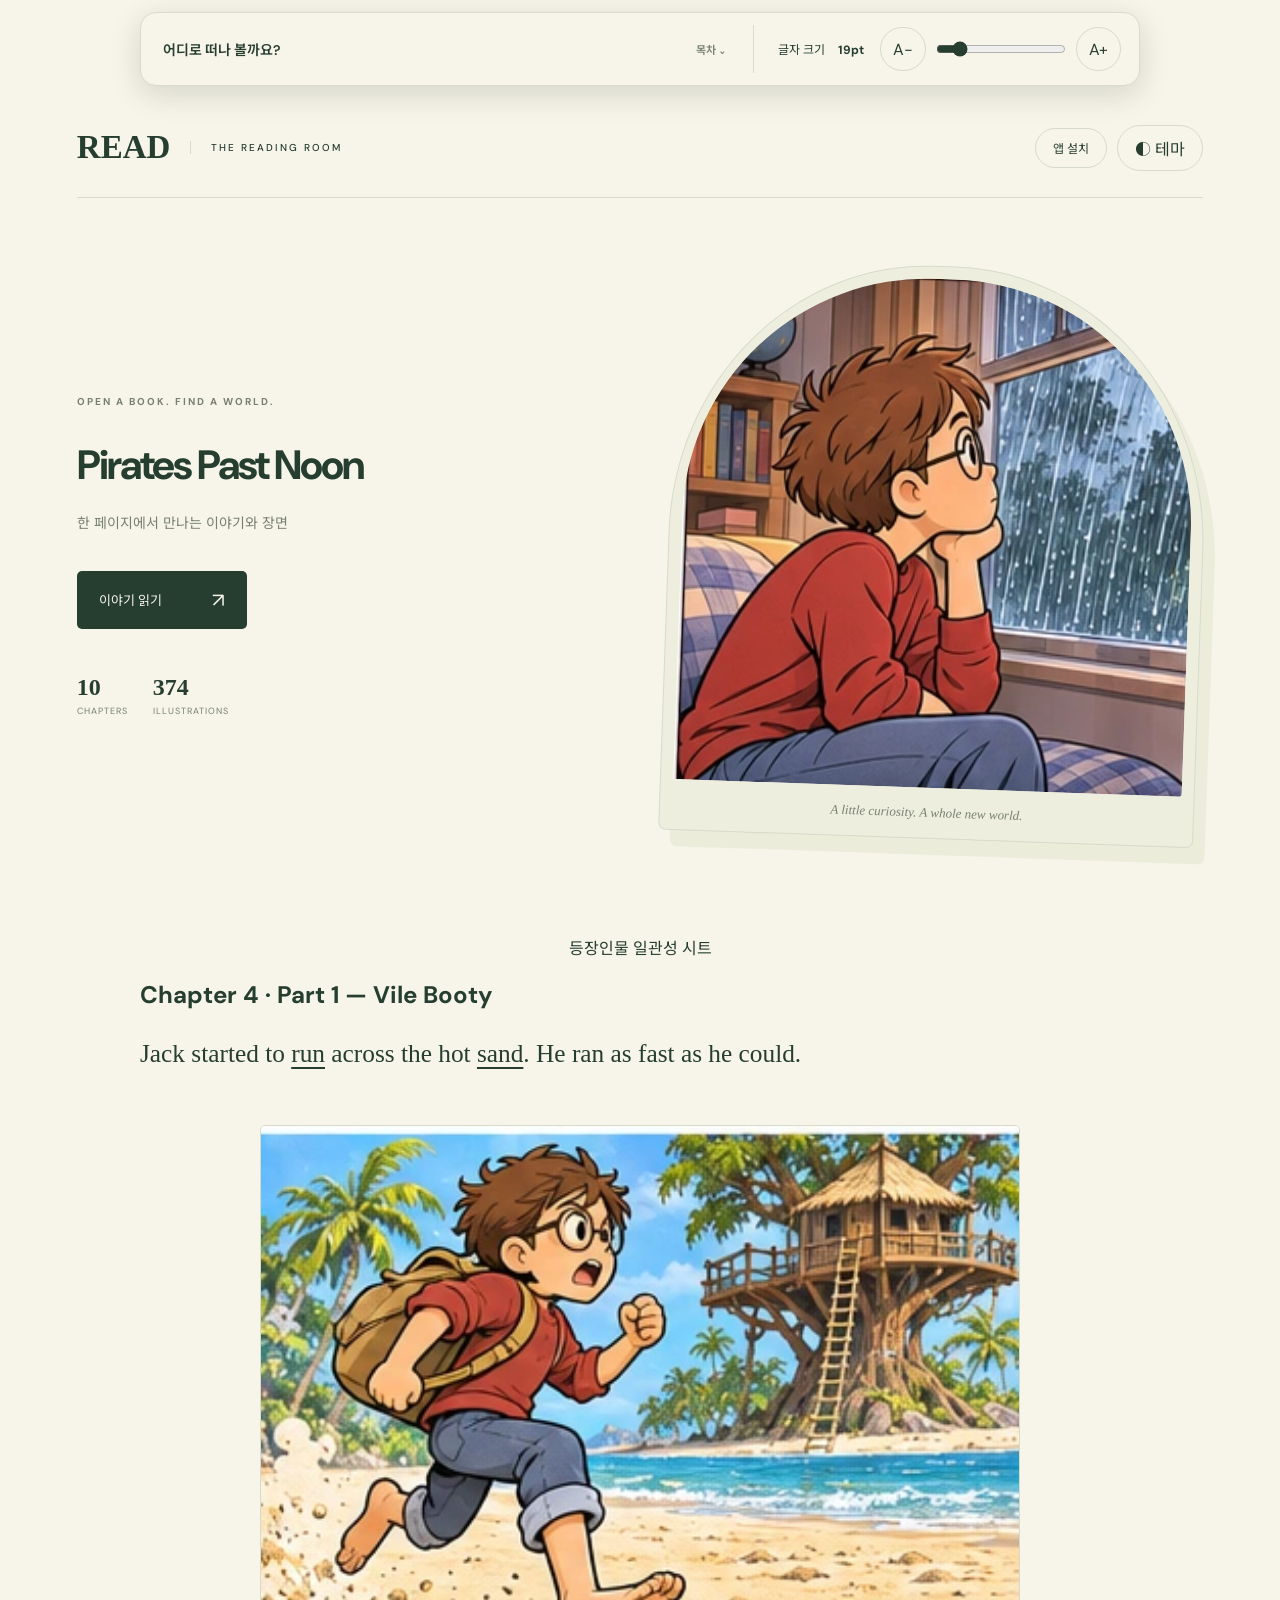
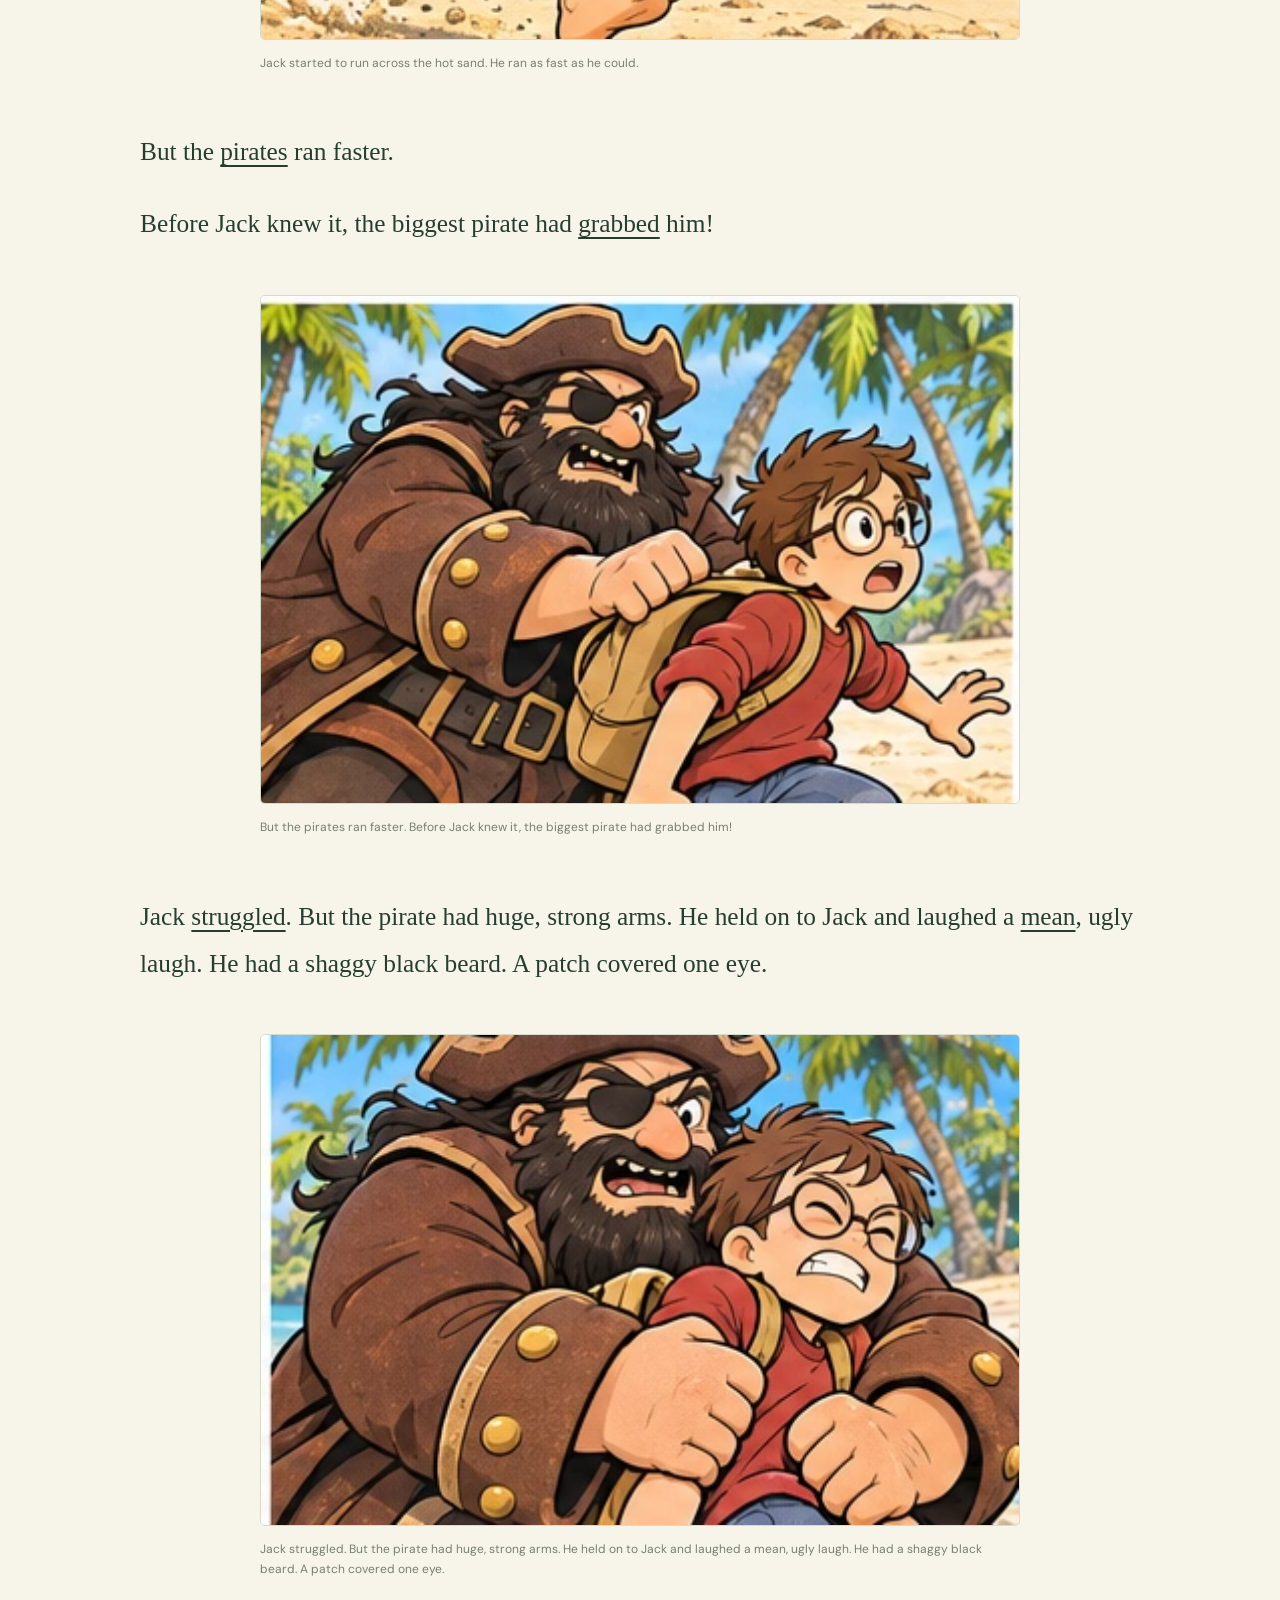
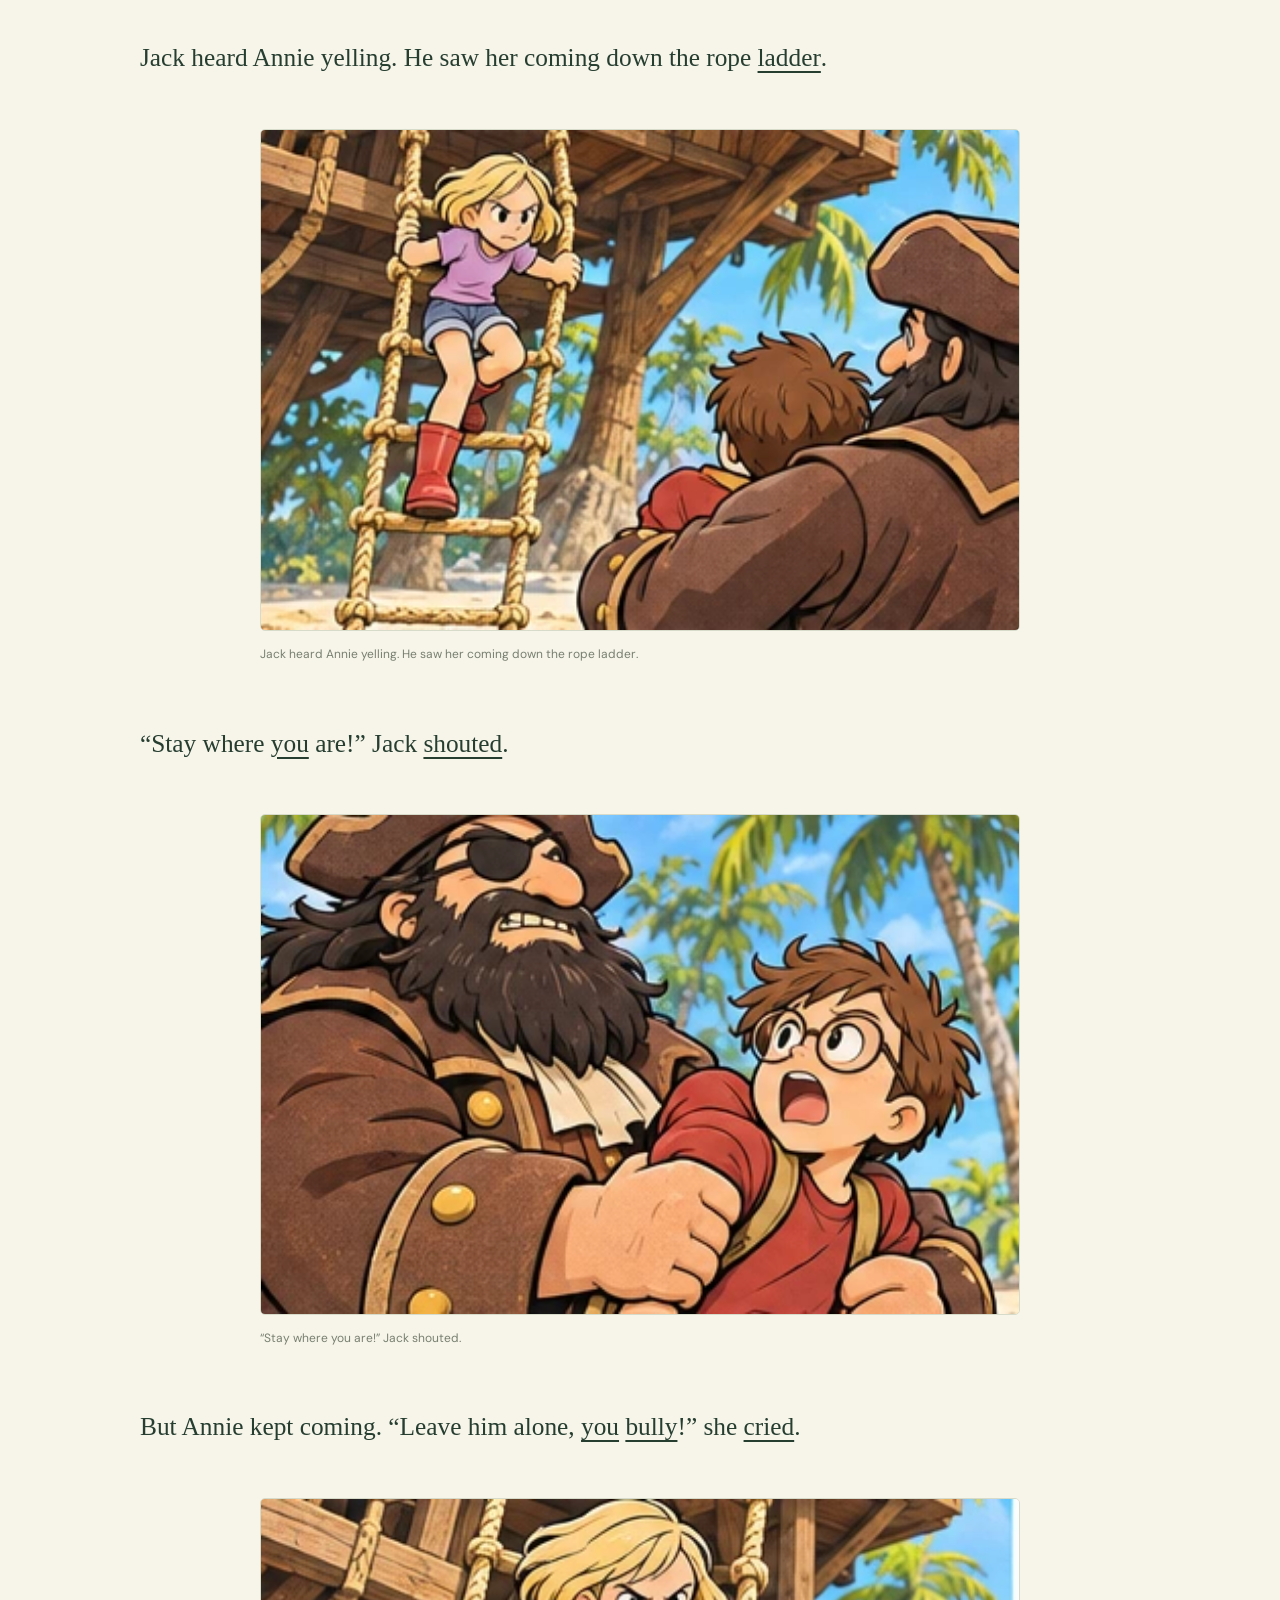
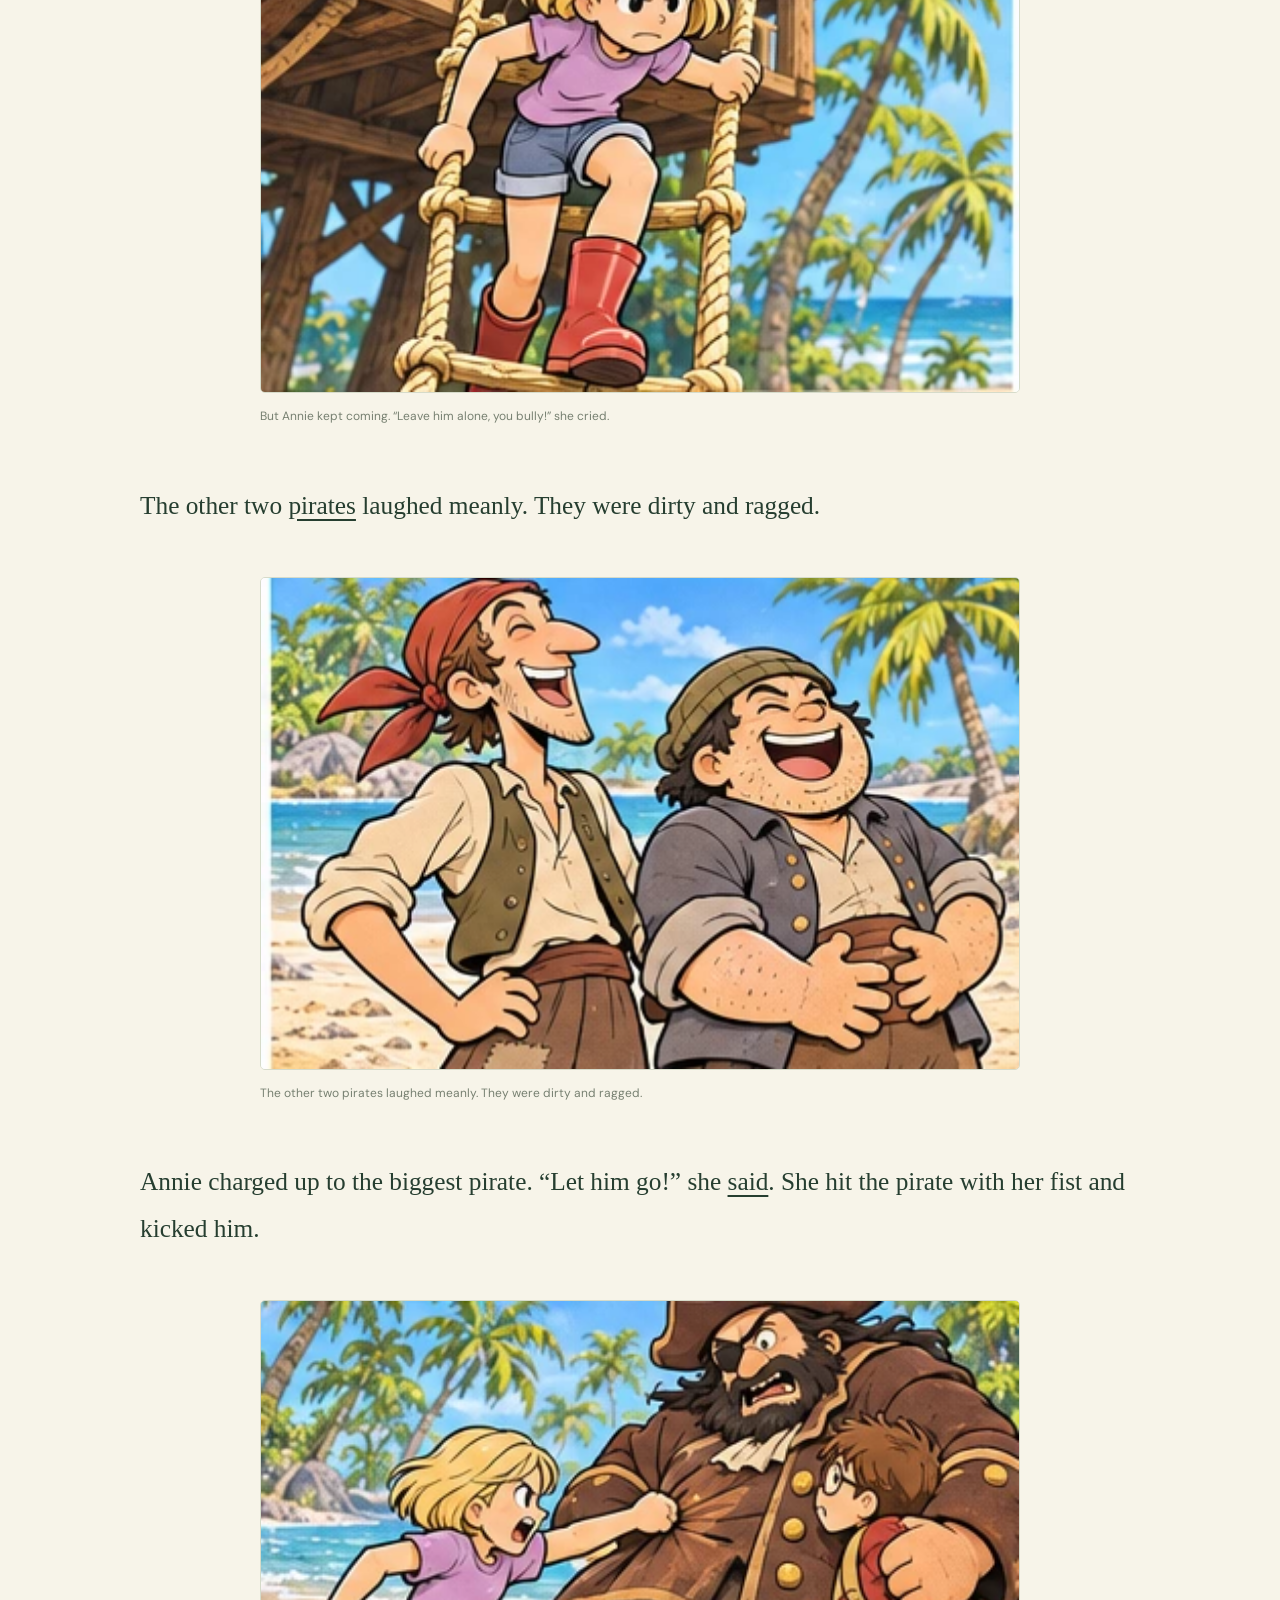
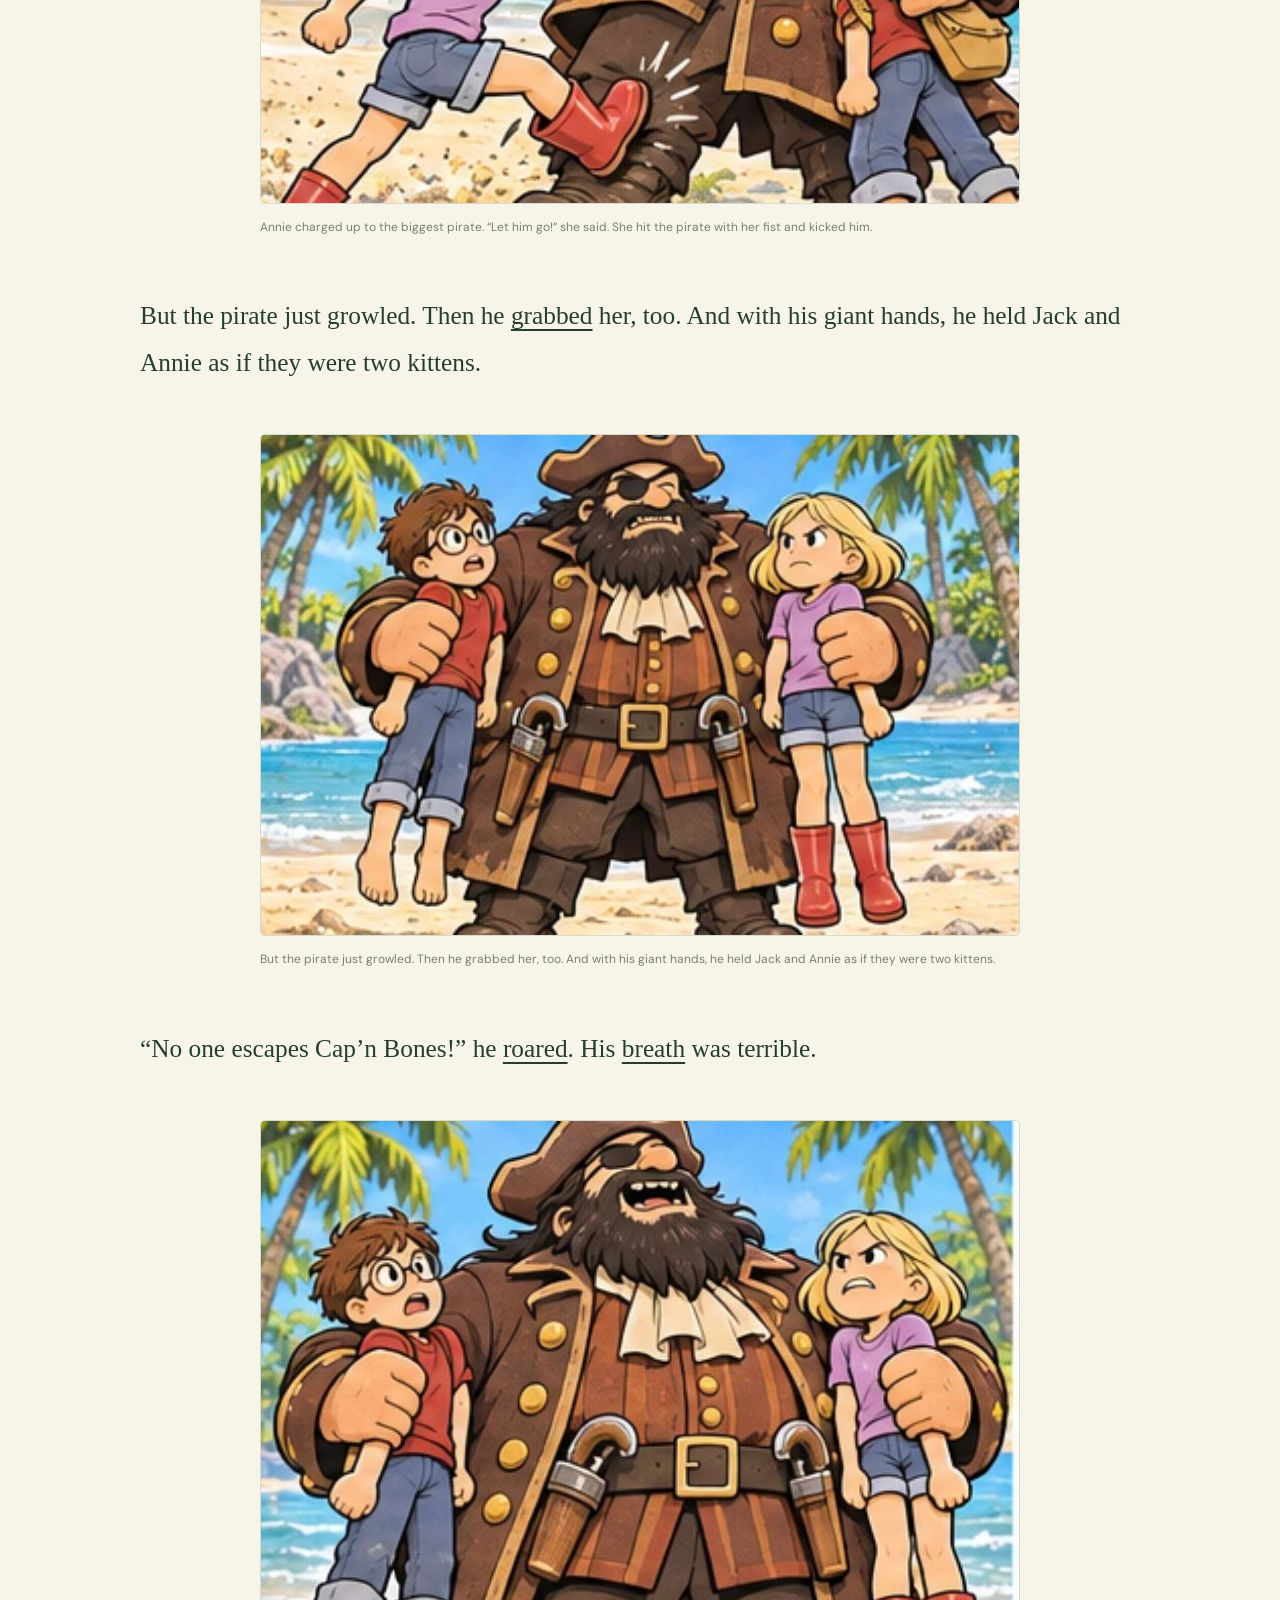
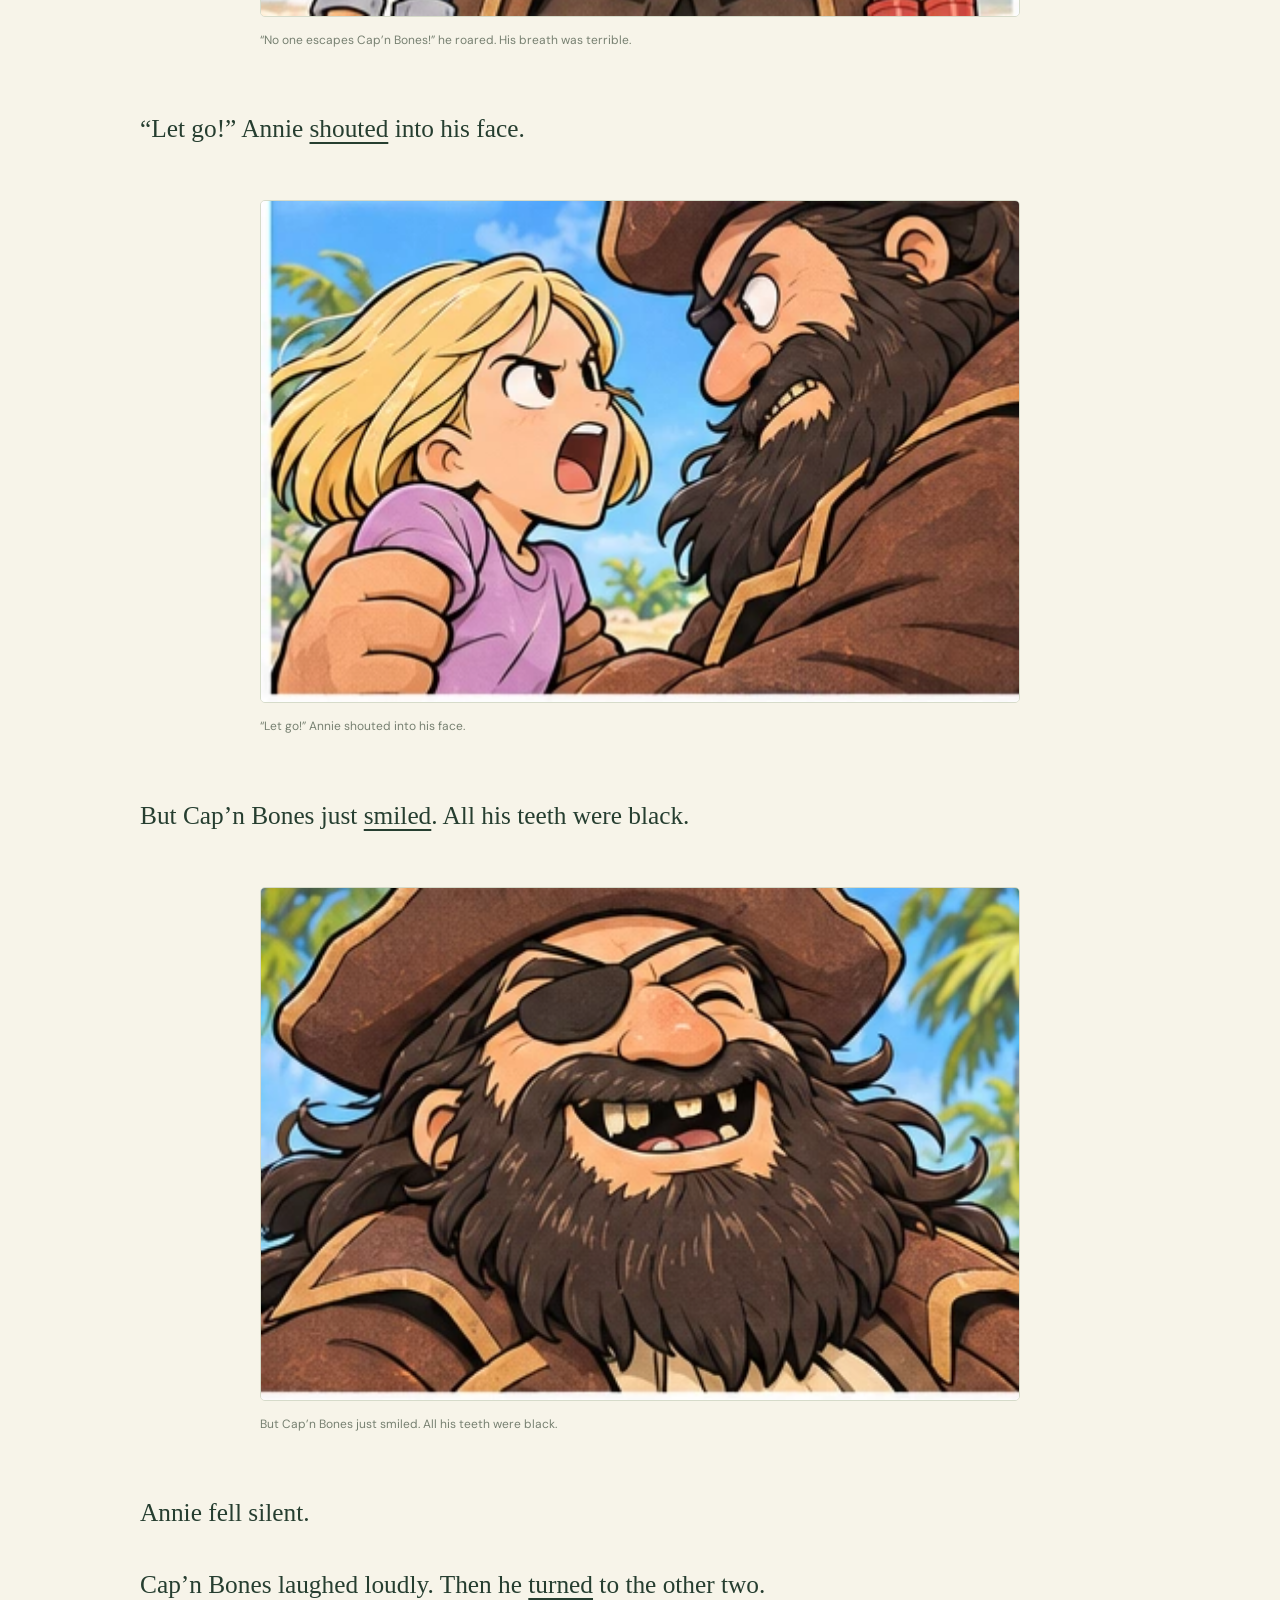
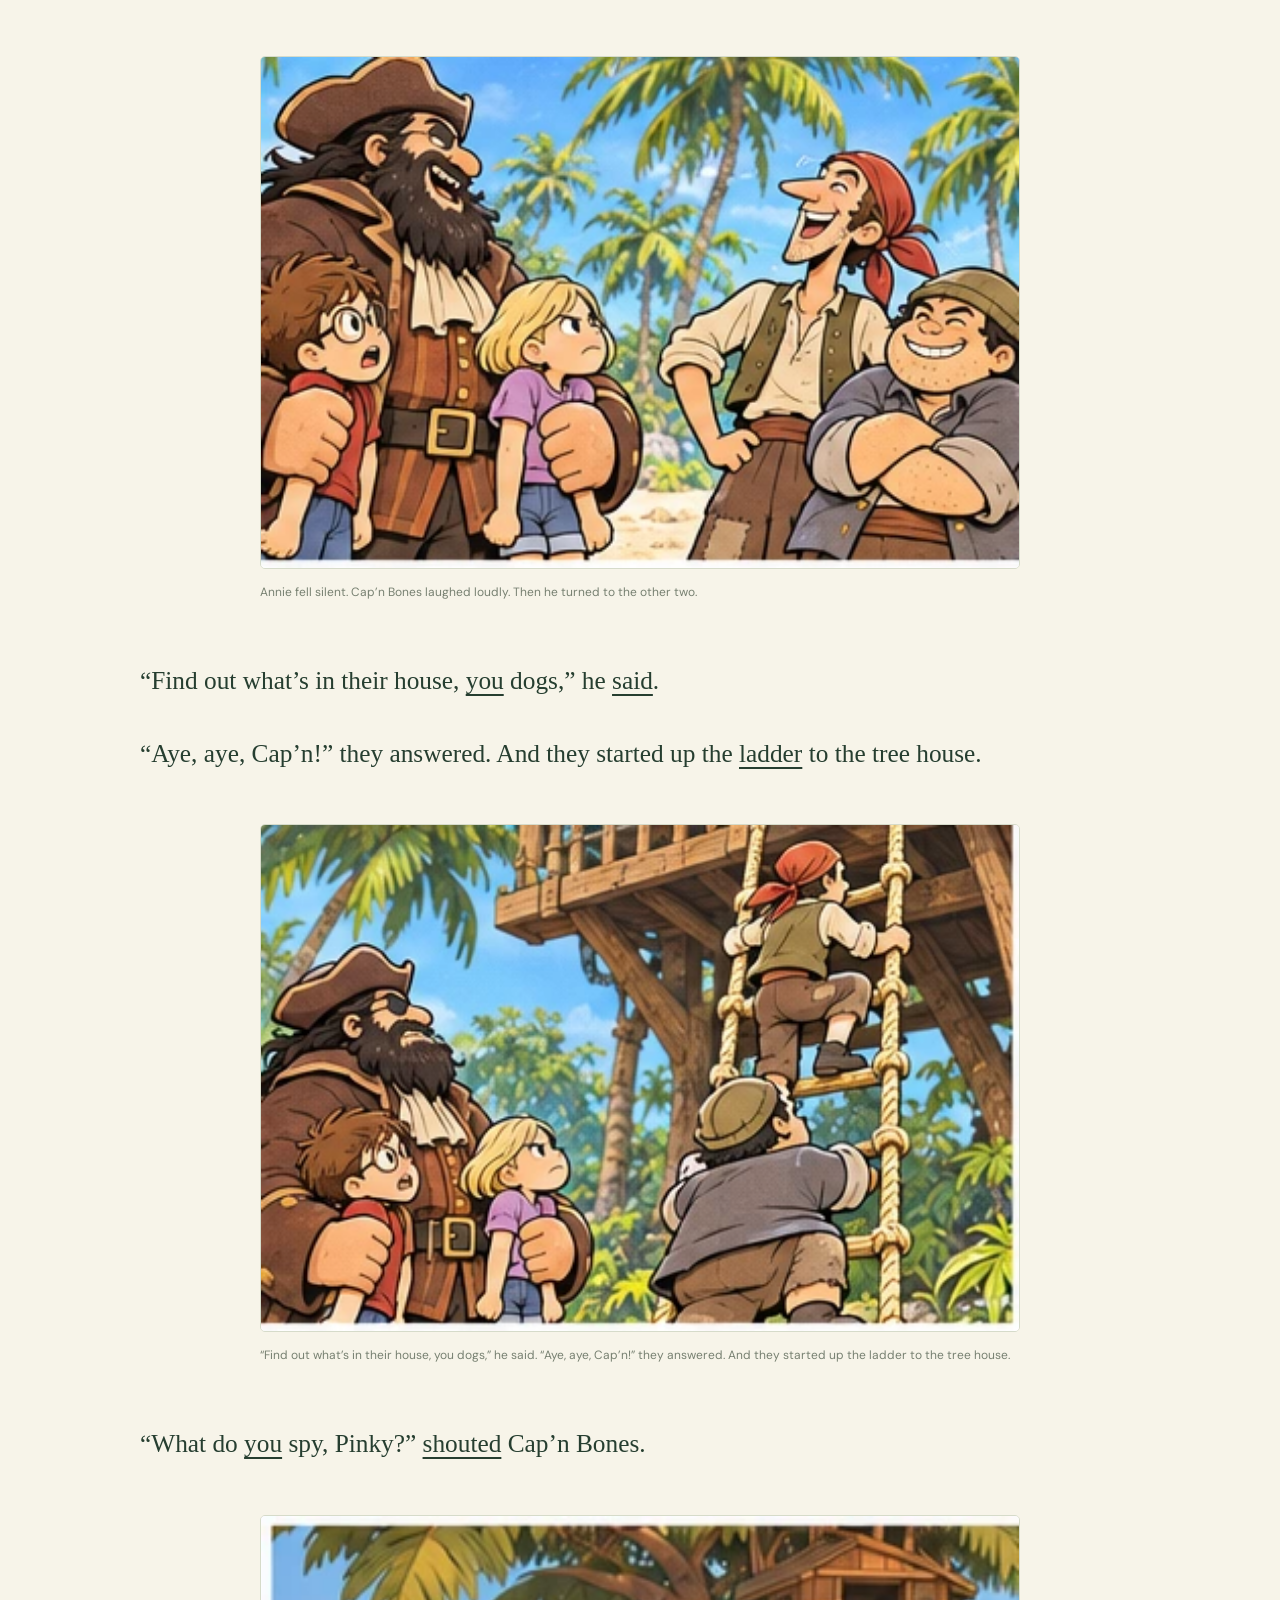
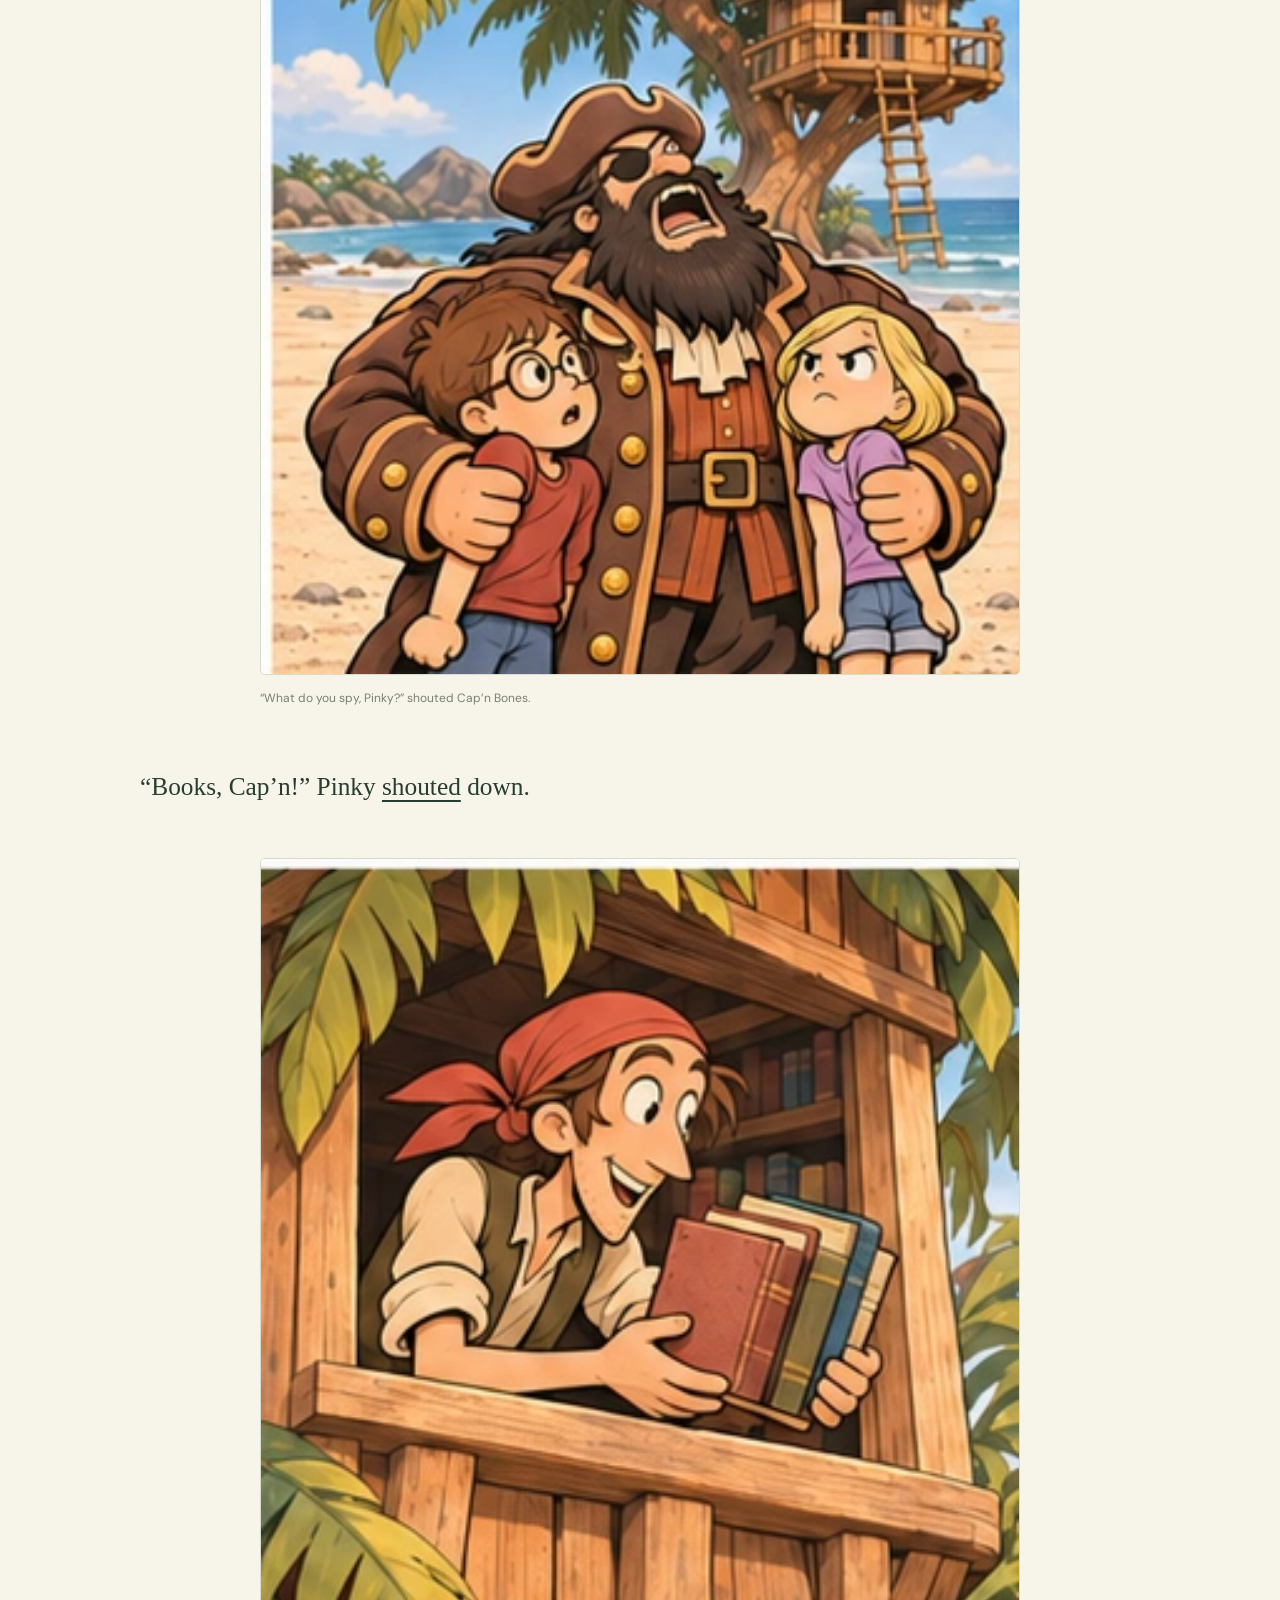
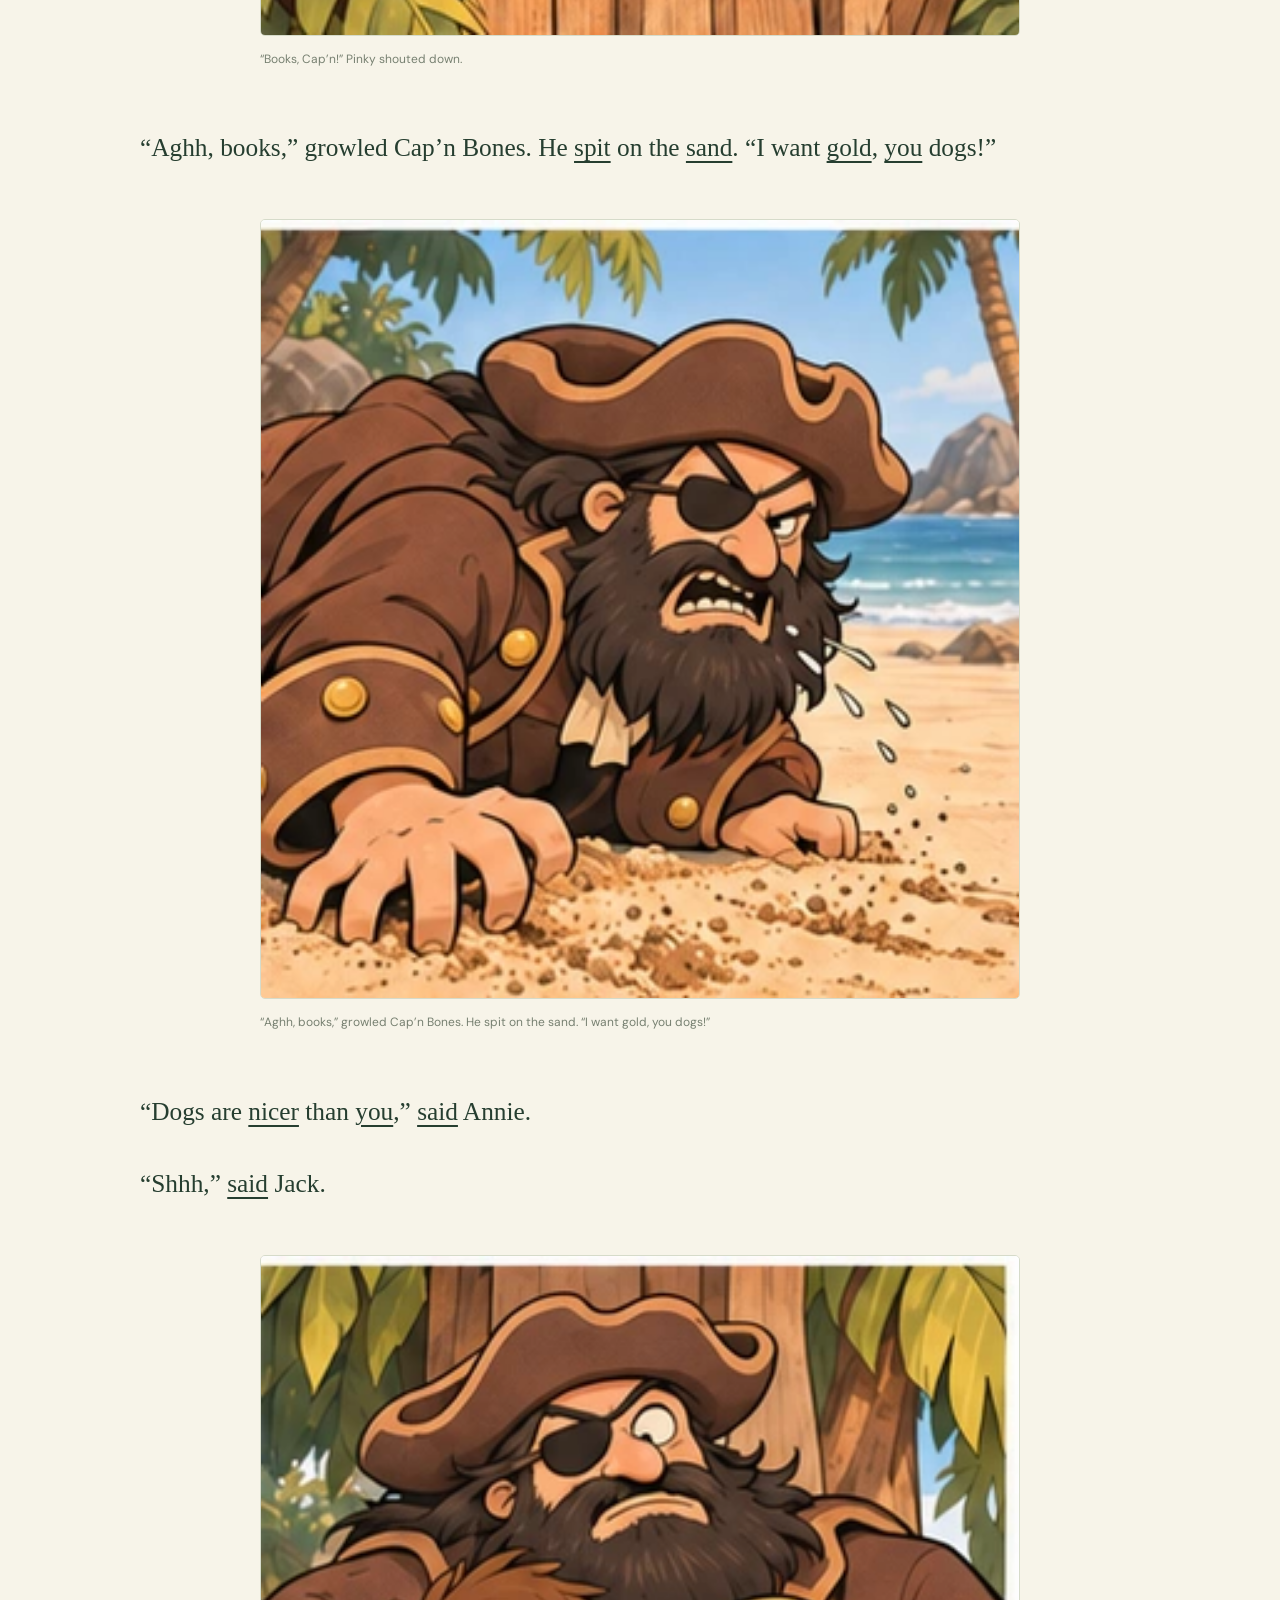
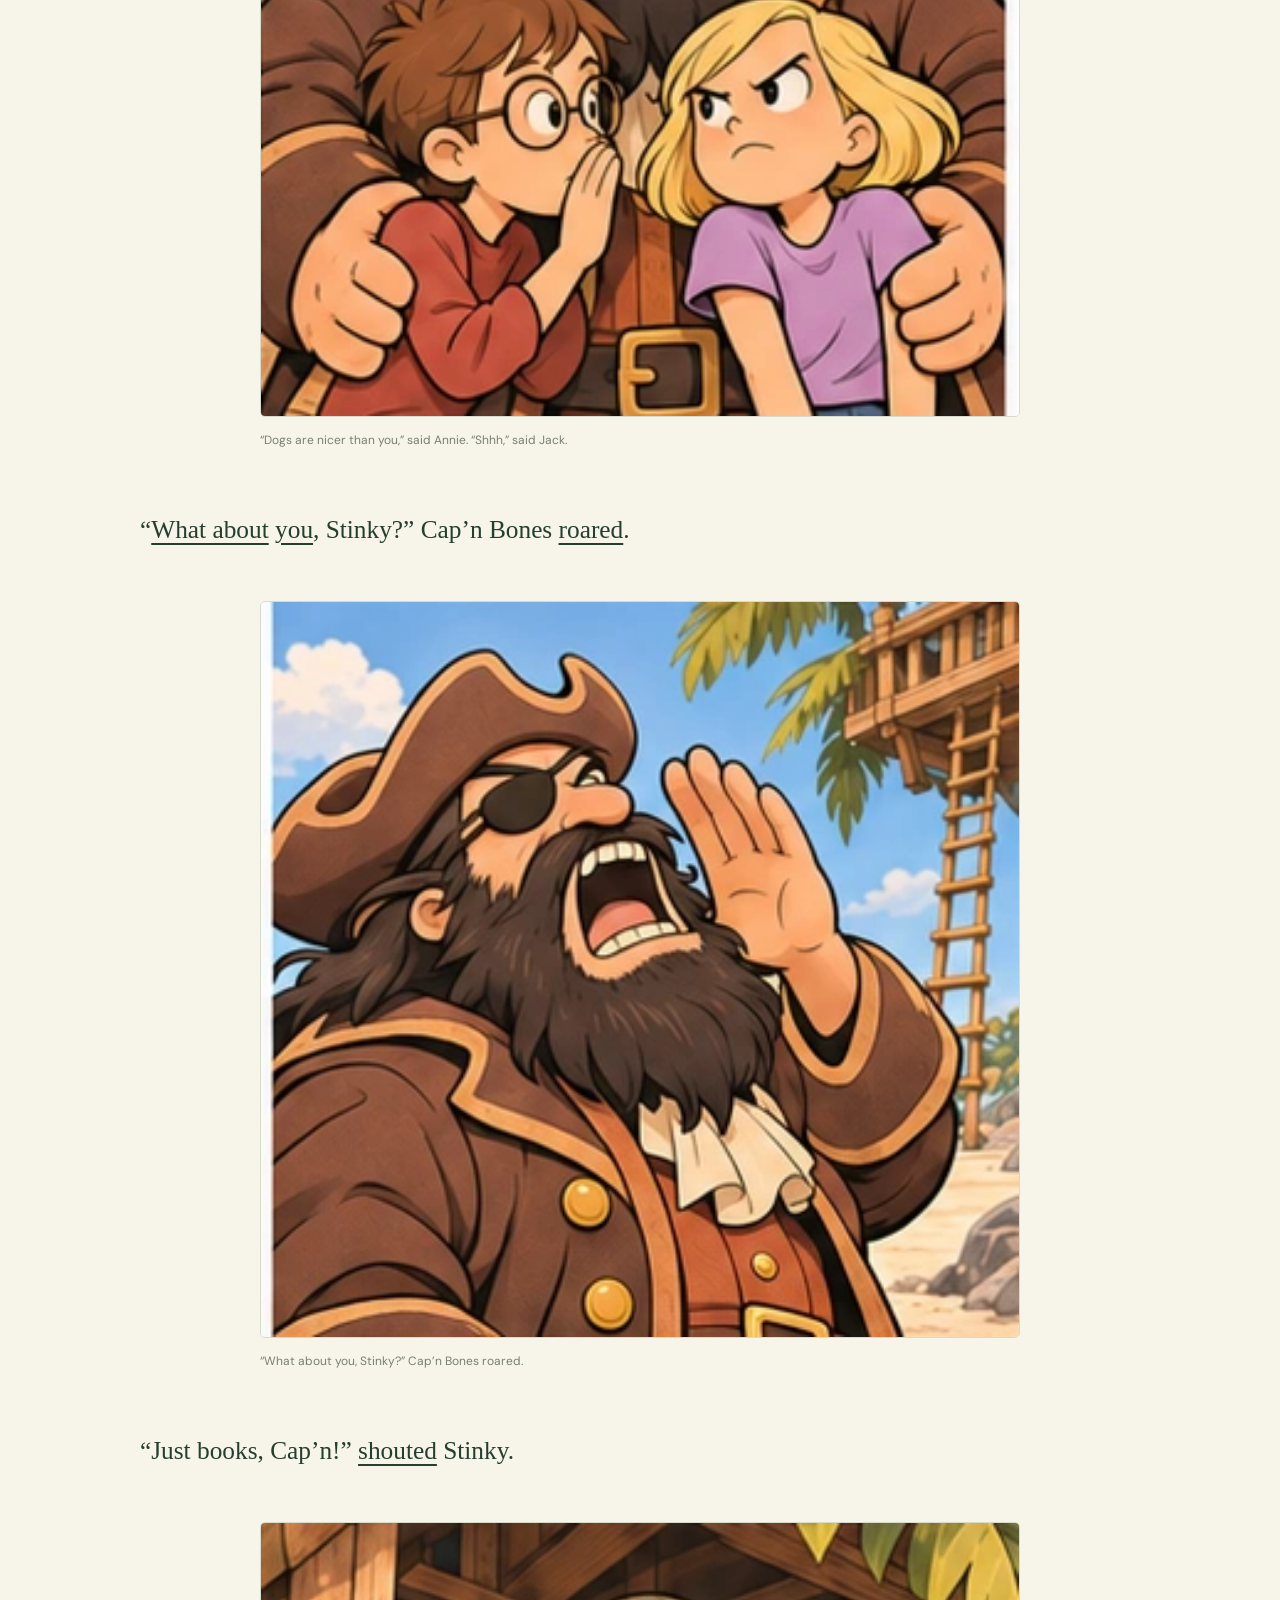
<file: part-04-01.html>
<!DOCTYPE html>

<html data-story-id="mth04-reading-room" lang="ko"><head><meta charset="utf-8"/><meta content="width=device-width,initial-scale=1,viewport-fit=cover" name="viewport"/><meta content="#263e30" name="theme-color"/><meta content="한 페이지에서 만나는 이야기와 장면" name="description"/><title>Chapter 4 · Part 1 — Vile Booty · Pirates Past Noon</title><link href="style.css?v=e98a9d8c6372" rel="stylesheet"/><script defer="" src="app.js?v=e98a9d8c6372"></script><script defer="" src="pwa.js?v=e98a9d8c6372"></script><link href="manifest.webmanifest" rel="manifest"/><meta content="yes" name="mobile-web-app-capable"/><meta content="yes" name="apple-mobile-web-app-capable"/><meta content="Pirates Past Noon" name="apple-mobile-web-app-title"/><meta content="black-translucent" name="apple-mobile-web-app-status-bar-style"/><link href="assets/app-icon-180.png" rel="apple-touch-icon"/><link href="assets/app-icon-192.png" rel="icon" sizes="192x192" type="image/png"/><link href="learning.css" rel="stylesheet"/><script defer="" src="learning.js?v=pdf-vocab-20261123"></script></head>
<body><a class="skip" href="#part-p1">본문으로 이동</a><div aria-label="독서 도구" class="floating-reader" id="floating-reader" role="region"><details class="chapter-menu" id="chapter-menu"><summary>어디로 떠나 볼까요?<span aria-hidden="true">목차 ⌄</span></summary><nav aria-label="전체 이야기 목차" class="toc"><a href="part-01-01.html">Chapter 1 · Part 1 — Too Late!</a><a href="part-01-02.html">Chapter 1 · Part 2 — Too Late!</a><a href="part-02-01.html">Chapter 2 · Part 1 — The Bright Blue Sea</a><a href="part-03-01.html">Chapter 3 · Part 1 — Three Men in a Boat</a><a href="part-04-01.html">Chapter 4 · Part 1 — Vile Booty</a><a href="part-05-01.html">Chapter 5 · Part 1 — The Kid’s Treasure</a><a href="part-06-01.html">Chapter 6 · Part 1 — The Whale’s Eye</a><a href="part-07-01.html">Chapter 7 · Part 1 — Gale’s a-Blowin’</a><a href="part-08-01.html">Chapter 8 · Part 1 — Dig, Dogs, Dig</a><a href="part-08-02.html">Chapter 8 · Part 2 — Dig, Dogs, Dig</a><a href="part-09-01.html">Chapter 9 · Part 1 — The Mysterious M</a><a href="part-10-01.html">Chapter 10 · Part 1 — Treasure Again</a><a href="part-10-02.html">Chapter 10 · Part 2 — Treasure Again</a></nav></details><div class="reading-tools"><div><label for="font-size">글자 크기 <output for="font-size" id="font-value">19pt</output></label></div><div class="size-controls"><button aria-label="글자 크기 줄이기" id="smaller" type="button">A−</button><input aria-label="본문 글자 크기" id="font-size" max="50" min="14" step="1" type="range" value="19"/><button aria-label="글자 크기 늘리기" id="larger" type="button">A+</button></div></div></div>
<div class="shell"><header class="topbar"><a class="brand" href="#">READ<span>THE READING ROOM</span></a><button id="install-app" type="button">앱 설치</button><button aria-label="어두운 테마로 전환" id="theme" type="button">◐ <span>테마</span></button></header><main><div class="hero"><div class="hero-copy"><span class="eyebrow">OPEN A BOOK. FIND A WORLD.</span><h1 lang="en">Pirates Past Noon</h1><p class="hero-desc">한 페이지에서 만나는 이야기와 장면</p><a class="start" href="#part-p1">이야기 읽기 <span>↗</span></a><div class="stats"><span><b>10</b> CHAPTERS</span><span><b>374</b> ILLUSTRATIONS</span></div></div><div class="hero-art"><img alt="Jack watches the rain from his bedroom." height="306" src="assets/scene-0001.webp?v=e98a9d8c6372" width="304"/><span class="art-note">A little curiosity. A whole new world.</span></div></div><p class="reader-links"><a href="characters.html">등장인물 일관성 시트</a></p><article><h2>Chapter 4 · Part 1 — Vile Booty</h2><p class="story-text" id="part-p1"><span class="sentence">Jack started to <button aria-expanded="false" class="vocab-word" data-word="run" type="button">run</button> across the hot <button aria-expanded="false" class="vocab-word" data-word="sand" type="button">sand</button>. He ran as fast as he could.</span></p><figure><a href="assets/scene-0115.webp?v=e98a9d8c6372" rel="noopener" target="_blank"><img alt="Jack started to run across the hot sand. He ran as fast as he could." height="251" loading="lazy" src="assets/scene-0115.webp?v=e98a9d8c6372" width="371"/></a><figcaption>Jack started to run across the hot sand. He ran as fast as he could.</figcaption></figure><p class="story-text" id="part-p2"><span class="sentence">But the <button aria-expanded="false" class="vocab-word" data-word="pirates">pirates</button> ran faster.</span></p><p class="story-text" id="part-p3"><span class="sentence">Before Jack knew it, the biggest pirate had <button aria-expanded="false" class="vocab-word" data-word="grabbed">grabbed</button> him!</span></p><figure><a href="assets/scene-0116.webp?v=e98a9d8c6372" rel="noopener" target="_blank"><img alt="But the pirates ran faster. Before Jack knew it, the biggest pirate had grabbed him!" height="251" loading="lazy" src="assets/scene-0116.webp?v=e98a9d8c6372" width="375"/></a><figcaption>But the pirates ran faster. Before Jack knew it, the biggest pirate had grabbed him!</figcaption></figure><p class="story-text" id="part-p4"><span class="sentence">Jack <button aria-expanded="false" class="vocab-word" data-word="struggled" type="button">struggled</button>. But the pirate had huge, strong arms. He held on to Jack and laughed a <button aria-expanded="false" class="vocab-word" data-definition="Unkind or cruel." data-ko="못된" data-word="mean" type="button">mean</button>, ugly laugh. He had a shaggy black beard. A patch covered one eye.</span></p><figure><a href="assets/scene-0117.webp?v=e98a9d8c6372" rel="noopener" target="_blank"><img alt="Jack struggled. But the pirate had huge, strong arms. He held on to Jack and laughed a mean, ugly laugh. He had a shaggy black beard. A patch covered one eye." height="244" loading="lazy" src="assets/scene-0117.webp?v=e98a9d8c6372" width="378"/></a><figcaption>Jack struggled. But the pirate had huge, strong arms. He held on to Jack and laughed a mean, ugly laugh. He had a shaggy black beard. A patch covered one eye.</figcaption></figure><p class="story-text" id="part-p5"><span class="sentence">Jack heard Annie yelling. He saw her coming down the rope <button aria-expanded="false" class="vocab-word" data-word="ladder">ladder</button>.</span></p><figure><a href="assets/scene-0118.webp?v=e98a9d8c6372" rel="noopener" target="_blank"><img alt="Jack heard Annie yelling. He saw her coming down the rope ladder." height="244" loading="lazy" src="assets/scene-0118.webp?v=e98a9d8c6372" width="370"/></a><figcaption>Jack heard Annie yelling. He saw her coming down the rope ladder.</figcaption></figure><p class="story-text" id="part-p6"><span class="sentence">“Stay where <button aria-expanded="false" class="vocab-word" data-word="you" type="button">you</button> are!” Jack <button aria-expanded="false" class="vocab-word" data-word="shouted">shouted</button>.</span></p><figure><a href="assets/scene-0119.webp?v=e98a9d8c6372" rel="noopener" target="_blank"><img alt="“Stay where you are!” Jack shouted." height="244" loading="lazy" src="assets/scene-0119.webp?v=e98a9d8c6372" width="371"/></a><figcaption>“Stay where you are!” Jack shouted.</figcaption></figure><p class="story-text" id="part-p7"><span class="sentence">But Annie kept coming. “Leave him alone, <button aria-expanded="false" class="vocab-word" data-word="you" type="button">you</button> <button aria-expanded="false" class="vocab-word" data-word="bully" type="button">bully</button>!” she <button aria-expanded="false" class="vocab-word" data-word="cried" type="button">cried</button>.</span></p><figure><a href="assets/scene-0120.webp?v=e98a9d8c6372" rel="noopener" target="_blank"><img alt="But Annie kept coming. “Leave him alone, you bully!” she cried." height="244" loading="lazy" src="assets/scene-0120.webp?v=e98a9d8c6372" width="375"/></a><figcaption>But Annie kept coming. “Leave him alone, you bully!” she cried.</figcaption></figure><p class="story-text" id="part-p8"><span class="sentence">The other two <button aria-expanded="false" class="vocab-word" data-word="pirates">pirates</button> laughed meanly. They were dirty and ragged.</span></p><figure><a href="assets/scene-0121.webp?v=e98a9d8c6372" rel="noopener" target="_blank"><img alt="The other two pirates laughed meanly. They were dirty and ragged." height="245" loading="lazy" src="assets/scene-0121.webp?v=e98a9d8c6372" width="378"/></a><figcaption>The other two pirates laughed meanly. They were dirty and ragged.</figcaption></figure><p class="story-text" id="part-p9"><span class="sentence">Annie charged up to the biggest pirate. “Let him go!” she <button aria-expanded="false" class="vocab-word" data-word="said" type="button">said</button>. She hit the pirate with her fist and kicked him.</span></p><figure><a href="assets/scene-0122.webp?v=e98a9d8c6372" rel="noopener" target="_blank"><img alt="Annie charged up to the biggest pirate. “Let him go!” she said. She hit the pirate with her fist and kicked him." height="245" loading="lazy" src="assets/scene-0122.webp?v=e98a9d8c6372" width="370"/></a><figcaption>Annie charged up to the biggest pirate. “Let him go!” she said. She hit the pirate with her fist and kicked him.</figcaption></figure><p class="story-text" id="part-p10"><span class="sentence">But the pirate just growled. Then he <button aria-expanded="false" class="vocab-word" data-word="grabbed">grabbed</button> her, too. And with his giant hands, he held Jack and Annie as if they were two kittens.</span></p><figure><a href="assets/scene-0123.webp?v=e98a9d8c6372" rel="noopener" target="_blank"><img alt="But the pirate just growled. Then he grabbed her, too. And with his giant hands, he held Jack and Annie as if they were two kittens." height="245" loading="lazy" src="assets/scene-0123.webp?v=e98a9d8c6372" width="371"/></a><figcaption>But the pirate just growled. Then he grabbed her, too. And with his giant hands, he held Jack and Annie as if they were two kittens.</figcaption></figure><p class="story-text" id="part-p11"><span class="sentence">“No one escapes Cap’n Bones!” he <button aria-expanded="false" class="vocab-word" data-word="roared" type="button">roared</button>. His <button aria-expanded="false" class="vocab-word" data-word="breath" type="button">breath</button> was terrible.</span></p><figure><a href="assets/scene-0124.webp?v=e98a9d8c6372" rel="noopener" target="_blank"><img alt="“No one escapes Cap’n Bones!” he roared. His breath was terrible." height="245" loading="lazy" src="assets/scene-0124.webp?v=e98a9d8c6372" width="375"/></a><figcaption>“No one escapes Cap’n Bones!” he roared. His breath was terrible.</figcaption></figure><p class="story-text" id="part-p12"><span class="sentence">“Let go!” Annie <button aria-expanded="false" class="vocab-word" data-word="shouted">shouted</button> into his face.</span></p><figure><a href="assets/scene-0125.webp?v=e98a9d8c6372" rel="noopener" target="_blank"><img alt="“Let go!” Annie shouted into his face." height="250" loading="lazy" src="assets/scene-0125.webp?v=e98a9d8c6372" width="378"/></a><figcaption>“Let go!” Annie shouted into his face.</figcaption></figure><p class="story-text" id="part-p13"><span class="sentence">But Cap’n Bones just <button aria-expanded="false" class="vocab-word" data-word="smiled" type="button">smiled</button>. All his teeth were black.</span></p><figure><a href="assets/scene-0126.webp?v=e98a9d8c6372" rel="noopener" target="_blank"><img alt="But Cap’n Bones just smiled. All his teeth were black." height="250" loading="lazy" src="assets/scene-0126.webp?v=e98a9d8c6372" width="370"/></a><figcaption>But Cap’n Bones just smiled. All his teeth were black.</figcaption></figure><p class="story-text" id="part-p14"><span class="sentence">Annie fell silent.</span></p><p class="story-text" id="part-p15"><span class="sentence">Cap’n Bones laughed loudly. Then he <button aria-expanded="false" class="vocab-word" data-word="turned" type="button">turned</button> to the other two.</span></p><figure><a href="assets/scene-0127.webp?v=e98a9d8c6372" rel="noopener" target="_blank"><img alt="Annie fell silent. Cap’n Bones laughed loudly. Then he turned to the other two." height="250" loading="lazy" src="assets/scene-0127.webp?v=e98a9d8c6372" width="371"/></a><figcaption>Annie fell silent. Cap’n Bones laughed loudly. Then he turned to the other two.</figcaption></figure><p class="story-text" id="part-p16"><span class="sentence">“Find out what’s in their house, <button aria-expanded="false" class="vocab-word" data-word="you" type="button">you</button> dogs,” he <button aria-expanded="false" class="vocab-word" data-word="said" type="button">said</button>.</span></p><p class="story-text" id="part-p17"><span class="sentence">“Aye, aye, Cap’n!” they answered. And they started up the <button aria-expanded="false" class="vocab-word" data-word="ladder">ladder</button> to the tree house.</span></p><figure><a href="assets/scene-0128.webp?v=e98a9d8c6372" rel="noopener" target="_blank"><img alt="“Find out what’s in their house, you dogs,” he said. “Aye, aye, Cap’n!” they answered. And they started up the ladder to the tree house." height="250" loading="lazy" src="assets/scene-0128.webp?v=e98a9d8c6372" width="375"/></a><figcaption>“Find out what’s in their house, you dogs,” he said. “Aye, aye, Cap’n!” they answered. And they started up the ladder to the tree house.</figcaption></figure><p class="story-text" id="part-p18"><span class="sentence">“What do <button aria-expanded="false" class="vocab-word" data-word="you" type="button">you</button> spy, Pinky?” <button aria-expanded="false" class="vocab-word" data-word="shouted">shouted</button> Cap’n Bones.</span></p><figure><a href="assets/scene-0129.webp?v=e98a9d8c6372" rel="noopener" target="_blank"><img alt="“What do you spy, Pinky?” shouted Cap’n Bones." height="307" loading="lazy" src="assets/scene-0129.webp?v=e98a9d8c6372" width="307"/></a><figcaption>“What do you spy, Pinky?” shouted Cap’n Bones.</figcaption></figure><p class="story-text" id="part-p19"><span class="sentence">“Books, Cap’n!” Pinky <button aria-expanded="false" class="vocab-word" data-word="shouted">shouted</button> down.</span></p><figure><a href="assets/scene-0130.webp?v=e98a9d8c6372" rel="noopener" target="_blank"><img alt="“Books, Cap’n!” Pinky shouted down." height="307" loading="lazy" src="assets/scene-0130.webp?v=e98a9d8c6372" width="300"/></a><figcaption>“Books, Cap’n!” Pinky shouted down.</figcaption></figure><p class="story-text" id="part-p20"><span class="sentence">“Aghh, books,” growled Cap’n Bones. He <button aria-expanded="false" class="vocab-word" data-word="spit" type="button">spit</button> on the <button aria-expanded="false" class="vocab-word" data-word="sand" type="button">sand</button>. “I want <button aria-expanded="false" class="vocab-word" data-word="gold" type="button">gold</button>, <button aria-expanded="false" class="vocab-word" data-word="you" type="button">you</button> dogs!”</span></p><figure><a href="assets/scene-0131.webp?v=e98a9d8c6372" rel="noopener" target="_blank"><img alt="“Aghh, books,” growled Cap’n Bones. He spit on the sand. “I want gold, you dogs!”" height="307" loading="lazy" src="assets/scene-0131.webp?v=e98a9d8c6372" width="299"/></a><figcaption>“Aghh, books,” growled Cap’n Bones. He spit on the sand. “I want gold, you dogs!”</figcaption></figure><p class="story-text" id="part-p21"><span class="sentence">“Dogs are <button aria-expanded="false" class="vocab-word" data-word="nicer" type="button">nicer</button> than <button aria-expanded="false" class="vocab-word" data-word="you" type="button">you</button>,” <button aria-expanded="false" class="vocab-word" data-word="said" type="button">said</button> Annie.</span></p><p class="story-text" id="part-p22"><span class="sentence">“Shhh,” <button aria-expanded="false" class="vocab-word" data-word="said" type="button">said</button> Jack.</span></p><figure><a href="assets/scene-0132.webp?v=e98a9d8c6372" rel="noopener" target="_blank"><img alt="“Dogs are nicer than you,” said Annie. “Shhh,” said Jack." height="307" loading="lazy" src="assets/scene-0132.webp?v=e98a9d8c6372" width="306"/></a><figcaption>“Dogs are nicer than you,” said Annie. “Shhh,” said Jack.</figcaption></figure><p class="story-text" id="part-p23"><span class="sentence">“<button aria-expanded="false" class="vocab-word" data-word="what about" type="button">What about</button> <button aria-expanded="false" class="vocab-word" data-word="you" type="button">you</button>, Stinky?” Cap’n Bones <button aria-expanded="false" class="vocab-word" data-word="roared" type="button">roared</button>.</span></p><figure><a href="assets/scene-0133.webp?v=e98a9d8c6372" rel="noopener" target="_blank"><img alt="“What about you, Stinky?” Cap’n Bones roared." height="298" loading="lazy" src="assets/scene-0133.webp?v=e98a9d8c6372" width="307"/></a><figcaption>“What about you, Stinky?” Cap’n Bones roared.</figcaption></figure><p class="story-text" id="part-p24"><span class="sentence">“Just books, Cap’n!” <button aria-expanded="false" class="vocab-word" data-word="shouted">shouted</button> Stinky.</span></p><figure><a href="assets/scene-0134.webp?v=e98a9d8c6372" rel="noopener" target="_blank"><img alt="“Just books, Cap’n!” shouted Stinky." height="298" loading="lazy" src="assets/scene-0134.webp?v=e98a9d8c6372" width="300"/></a><figcaption>“Just books, Cap’n!” shouted Stinky.</figcaption></figure><p class="story-text" id="part-p25"><span class="sentence">“Aghh, books,” <button aria-expanded="false" class="vocab-word" data-word="said" type="button">said</button> Cap’n Bones. He <button aria-expanded="false" class="vocab-word" data-word="spit" type="button">spit</button> on the <button aria-expanded="false" class="vocab-word" data-word="sand" type="button">sand</button> again. “I <button aria-expanded="false" class="vocab-word" data-word="hate" type="button">hate</button> books! Keep looking, dogs! Find me something good!”</span></p><figure><a href="assets/scene-0135.webp?v=e98a9d8c6372" rel="noopener" target="_blank"><img alt="“Aghh, books,” said Cap’n Bones. He spit on the sand again. “I hate books! Keep looking, dogs! Find me something good!”" height="298" loading="lazy" src="assets/scene-0135.webp?v=e98a9d8c6372" width="299"/></a><figcaption>“Aghh, books,” said Cap’n Bones. He spit on the sand again. “I hate books! Keep looking, dogs! Find me something good!”</figcaption></figure><p class="story-text" id="part-p26"><span class="sentence">Cap’n Bones <button aria-expanded="false" class="vocab-word" data-word="grabbed">grabbed</button> Jack’s <button aria-expanded="false" class="vocab-word" data-word="backpack">backpack</button>. “What’s in here?” he <button aria-expanded="false" class="vocab-word" data-word="said" type="button">said</button>.</span></p><figure><a href="assets/scene-0136.webp?v=e98a9d8c6372" rel="noopener" target="_blank"><img alt="Cap’n Bones grabbed Jack’s backpack. “What’s in here?” he said." height="298" loading="lazy" src="assets/scene-0136.webp?v=e98a9d8c6372" width="306"/></a><figcaption>Cap’n Bones grabbed Jack’s backpack. “What’s in here?” he said.</figcaption></figure><p class="story-text" id="part-p27"><span class="sentence">“Nothing—” Jack <button aria-expanded="false" class="vocab-word" data-word="quickly" type="button">quickly</button> <button aria-expanded="false" class="vocab-word" data-word="opened" type="button">opened</button> the pack. “Just paper, a pencil, a book.”</span></p><figure><a href="assets/scene-0137.webp?v=e98a9d8c6372" rel="noopener" target="_blank"><img alt="“Nothing—” Jack quickly opened the pack. “Just paper, a pencil, a book.”" height="296" loading="lazy" src="assets/scene-0137.webp?v=e98a9d8c6372" width="307"/></a><figcaption>“Nothing—” Jack quickly opened the pack. “Just paper, a pencil, a book.”</figcaption></figure><p class="story-text" id="part-p28"><span class="sentence">“Another book!” <button aria-expanded="false" class="vocab-word" data-word="roared" type="button">roared</button> Cap’n Bones. “That’s <button aria-expanded="false" class="vocab-word" data-word="vile" type="button">vile</button> booty!”</span></p><figure><a href="assets/scene-0138.webp?v=e98a9d8c6372" rel="noopener" target="_blank"><img alt="“Another book!” roared Cap’n Bones. “That’s vile booty!”" height="296" loading="lazy" src="assets/scene-0138.webp?v=e98a9d8c6372" width="300"/></a><figcaption>“Another book!” roared Cap’n Bones. “That’s vile booty!”</figcaption></figure><p class="story-text" id="part-p29"><span class="sentence">A gleeful shriek pierced the air.</span></p><p class="story-text" id="part-p30"><span class="sentence">Cap’n Bones froze. “What’s that?” he <button aria-expanded="false" class="vocab-word" data-word="shouted">shouted</button>.</span></p><figure><a href="assets/scene-0139.webp?v=e98a9d8c6372" rel="noopener" target="_blank"><img alt="A gleeful shriek pierced the air. Cap’n Bones froze. “What’s that?” he shouted." height="296" loading="lazy" src="assets/scene-0139.webp?v=e98a9d8c6372" width="299"/></a><figcaption>A gleeful shriek pierced the air. Cap’n Bones froze. “What’s that?” he shouted.</figcaption></figure><p class="story-text" id="part-p31"><span class="sentence">“<button aria-expanded="false" class="vocab-word" data-word="look" type="button">Look</button>, Cap’n! <button aria-expanded="false" class="vocab-word" data-word="look" type="button">Look</button>!”</span></p><figure><a href="assets/scene-0140.webp?v=e98a9d8c6372" rel="noopener" target="_blank"><img alt="“Look, Cap’n! Look!”" height="296" loading="lazy" src="assets/scene-0140.webp?v=e98a9d8c6372" width="306"/></a><figcaption>“Look, Cap’n! Look!”</figcaption></figure><p class="story-text" id="part-p32"><span class="sentence">Pinky leaned out the tree house window. He held the <button aria-expanded="false" class="vocab-word" data-word="medallion">medallion</button>. It glimmered in the sunlight.</span></p><figure><a href="assets/scene-0141.webp?v=e98a9d8c6372" rel="noopener" target="_blank"><img alt="Pinky leaned out the tree house window. He held the medallion. It glimmered in the sunlight." height="314" loading="lazy" src="assets/scene-0141.webp?v=e98a9d8c6372" width="307"/></a><figcaption>Pinky leaned out the tree house window. He held the medallion. It glimmered in the sunlight.</figcaption></figure><p class="story-text" id="part-p33"><span class="sentence">Oh brother, thought Jack.</span></p><p class="story-text" id="part-p34"><span class="sentence">“<button aria-expanded="false" class="vocab-word" data-word="throw" type="button">Throw</button> it down!” <button aria-expanded="false" class="vocab-word" data-word="cried" type="button">cried</button> Cap’n Bones.</span></p><figure><a href="assets/scene-0142.webp?v=e98a9d8c6372" rel="noopener" target="_blank"><img alt="Oh brother, thought Jack. “Throw it down!” cried Cap’n Bones." height="314" loading="lazy" src="assets/scene-0142.webp?v=e98a9d8c6372" width="300"/></a><figcaption>Oh brother, thought Jack. “Throw it down!” cried Cap’n Bones.</figcaption></figure><p class="story-text" id="part-p35"><span class="sentence">“It’s not yours!” <button aria-expanded="false" class="vocab-word" data-word="shouted">shouted</button> Annie.</span></p><figure><a href="assets/scene-0143.webp?v=e98a9d8c6372" rel="noopener" target="_blank"><img alt="“It’s not yours!” shouted Annie." height="314" loading="lazy" src="assets/scene-0143.webp?v=e98a9d8c6372" width="299"/></a><figcaption>“It’s not yours!” shouted Annie.</figcaption></figure><p class="story-text" id="part-p36"><span class="sentence">Cap’n Bones dropped Jack and Annie. He caught the <button aria-expanded="false" class="vocab-word" data-word="medallion">medallion</button> as it fell.</span></p><figure><a href="assets/scene-0144.webp?v=e98a9d8c6372" rel="noopener" target="_blank"><img alt="Cap’n Bones dropped Jack and Annie. He caught the medallion as it fell." height="314" loading="lazy" src="assets/scene-0144.webp?v=e98a9d8c6372" width="306"/></a><figcaption>Cap’n Bones dropped Jack and Annie. He caught the medallion as it fell.</figcaption></figure><p class="story-text" id="part-p37"><span class="sentence">“<button aria-expanded="false" class="vocab-word" data-word="gold" type="button">Gold</button>! <button aria-expanded="false" class="vocab-word" data-word="gold" type="button">Gold</button>! <button aria-expanded="false" class="vocab-word" data-word="gold" type="button">Gold</button>!” he <button aria-expanded="false" class="vocab-word" data-word="cried" type="button">cried</button>. Cap’n Bones threw <button aria-expanded="false" class="vocab-word" data-definition="Toward a previous place or position." data-ko="돌아가다 / 뒤로" data-word="back" type="button">back</button> his head and laughed <button aria-expanded="false" class="vocab-word" data-word="horribly" type="button">horribly</button>.</span></p><figure><a href="assets/scene-0145.webp?v=e98a9d8c6372" rel="noopener" target="_blank"><img alt="“Gold! Gold! Gold!” he cried. Cap’n Bones threw back his head and laughed horribly." height="307" loading="lazy" src="assets/scene-0145.webp?v=e98a9d8c6372" width="309"/></a><figcaption>“Gold! Gold! Gold!” he cried. Cap’n Bones threw back his head and laughed horribly.</figcaption></figure><p class="story-text" id="part-p38"><span class="sentence">He <button aria-expanded="false" class="vocab-word" data-word="grabbed">grabbed</button> two of his pistols. He shot them into the air. Pinky and Stinky howled like wolves.</span></p><figure><a href="assets/scene-0146.webp?v=e98a9d8c6372" rel="noopener" target="_blank"><img alt="He grabbed two of his pistols. He shot them into the air. Pinky and Stinky howled like wolves." height="307" loading="lazy" src="assets/scene-0146.webp?v=e98a9d8c6372" width="301"/></a><figcaption>He grabbed two of his pistols. He shot them into the air. Pinky and Stinky howled like wolves.</figcaption></figure></article><div class="end-note"><nav class="part-links"><a href="part-03-01.html">← 이전 파트</a><a href="index.html">전체 목차</a><a href="part-05-01.html">다음 파트 →</a></nav></div></main><footer>ILLUSTRATED READING ROOM<br/><small>제공된 원문 · AI 제작 삽화</small></footer></div>
<dialog aria-labelledby="install-title" id="install-help"><h2 id="install-title">내 독서 앱으로 설치하기</h2><p id="install-instructions"></p><p class="install-note">설치 후 홈 화면이나 바탕 화면의 앱 아이콘을 눌러 열어 주세요.</p><div class="install-buttons"><button hidden="" id="read-fullscreen" type="button">전체화면으로 읽기</button><form method="dialog"><button>닫기</button></form></div></dialog></body></html>
</file>
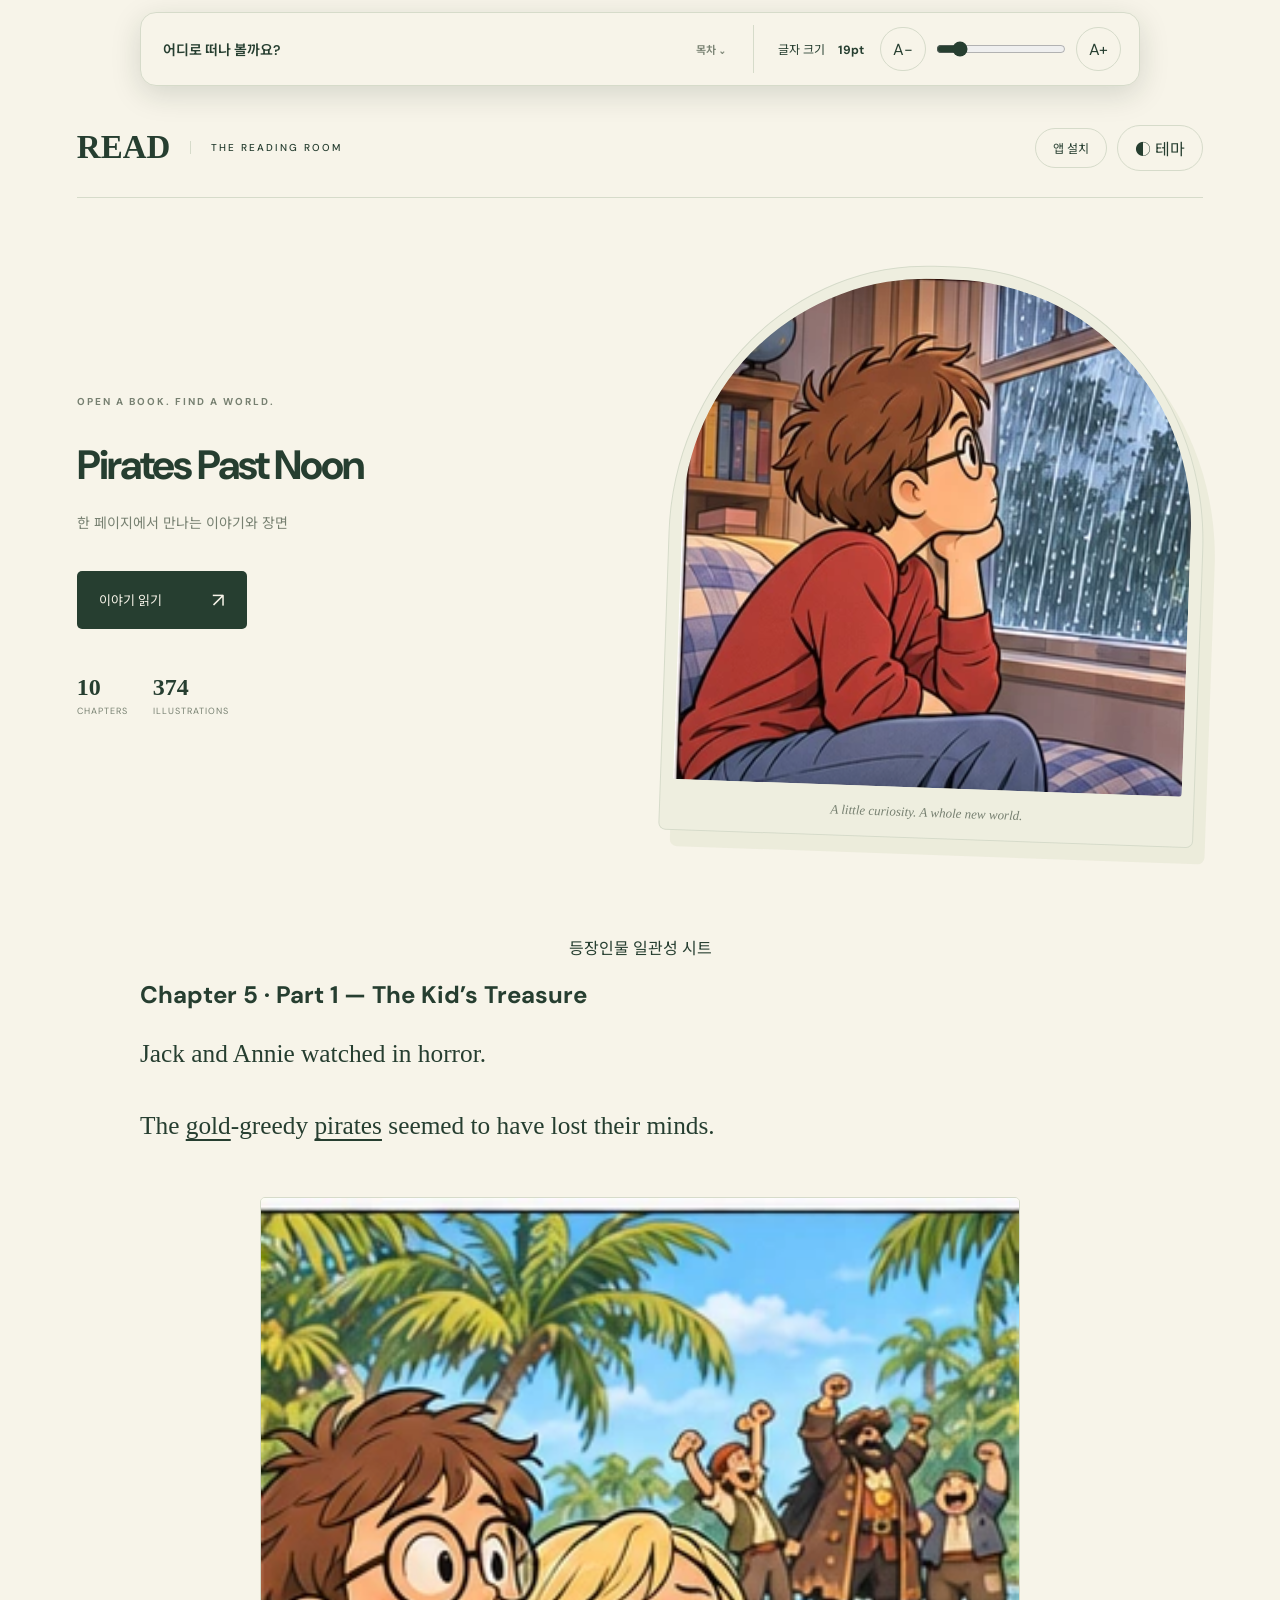
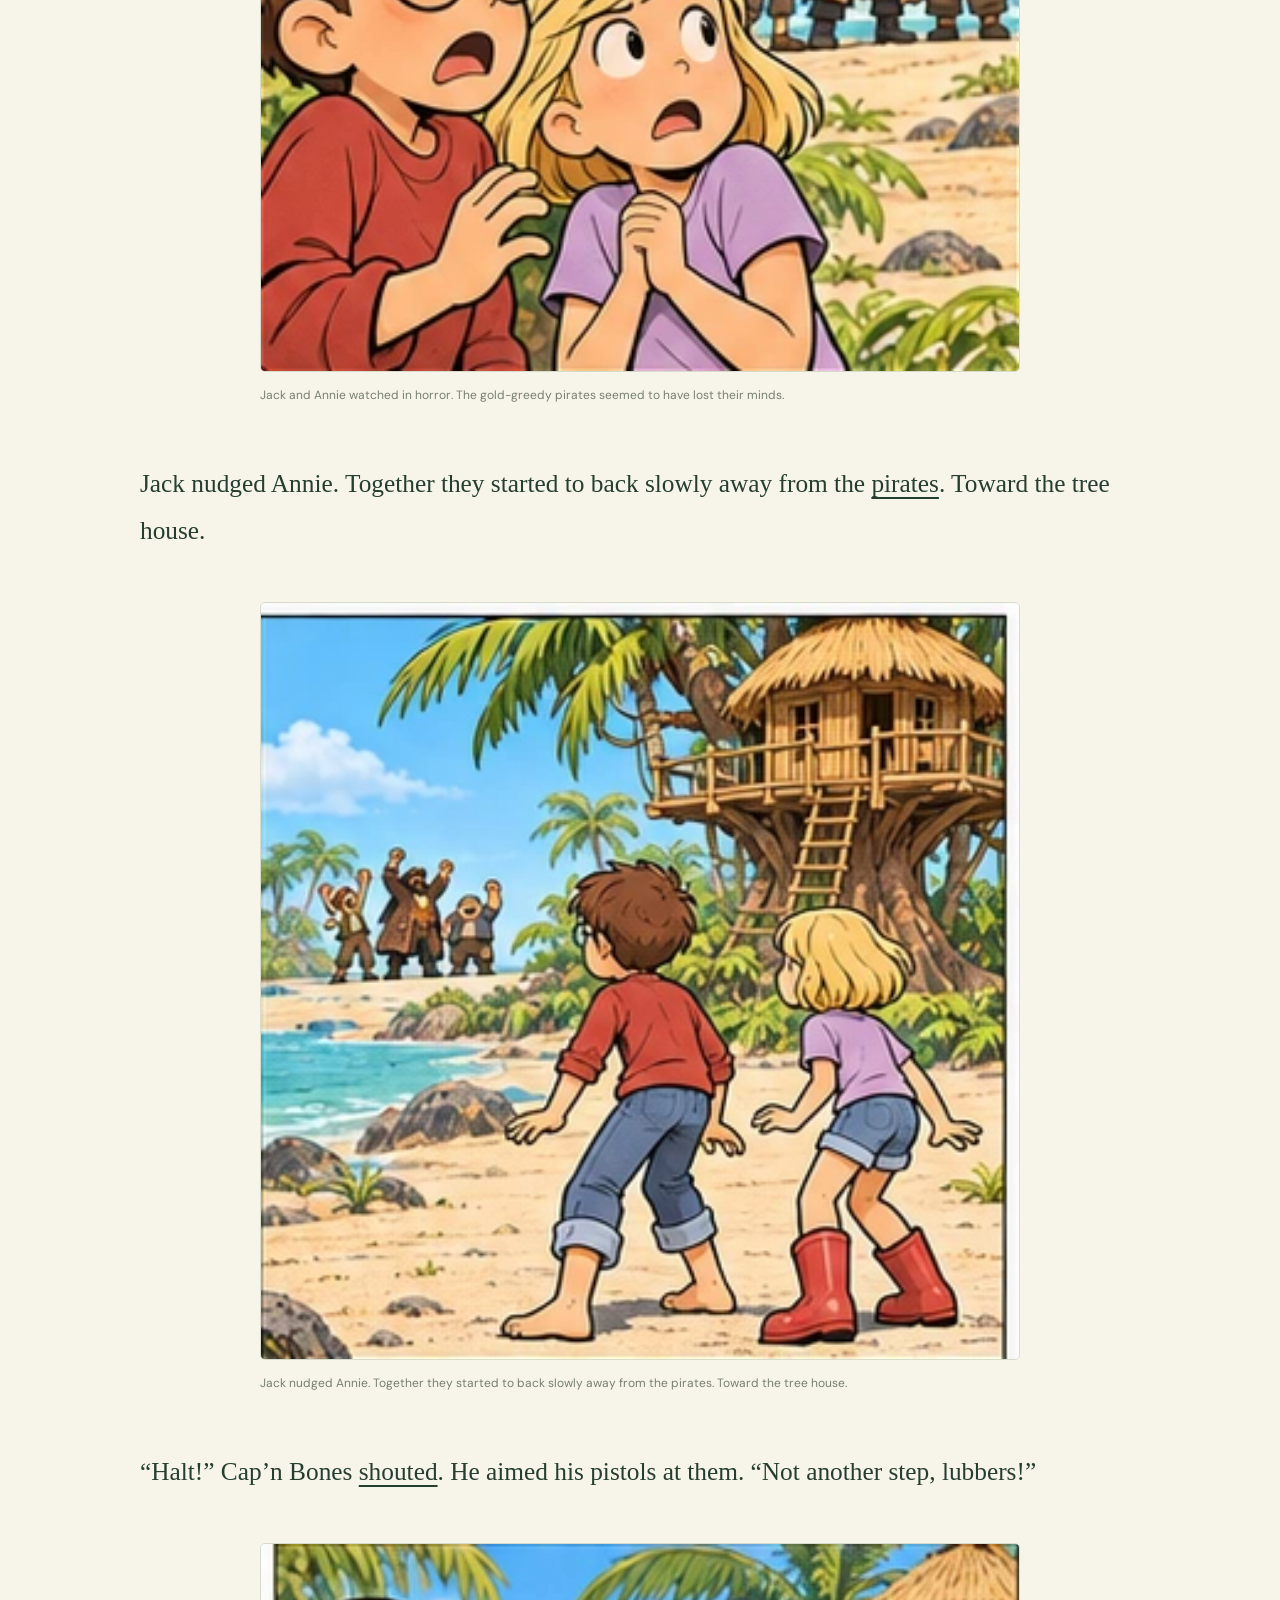
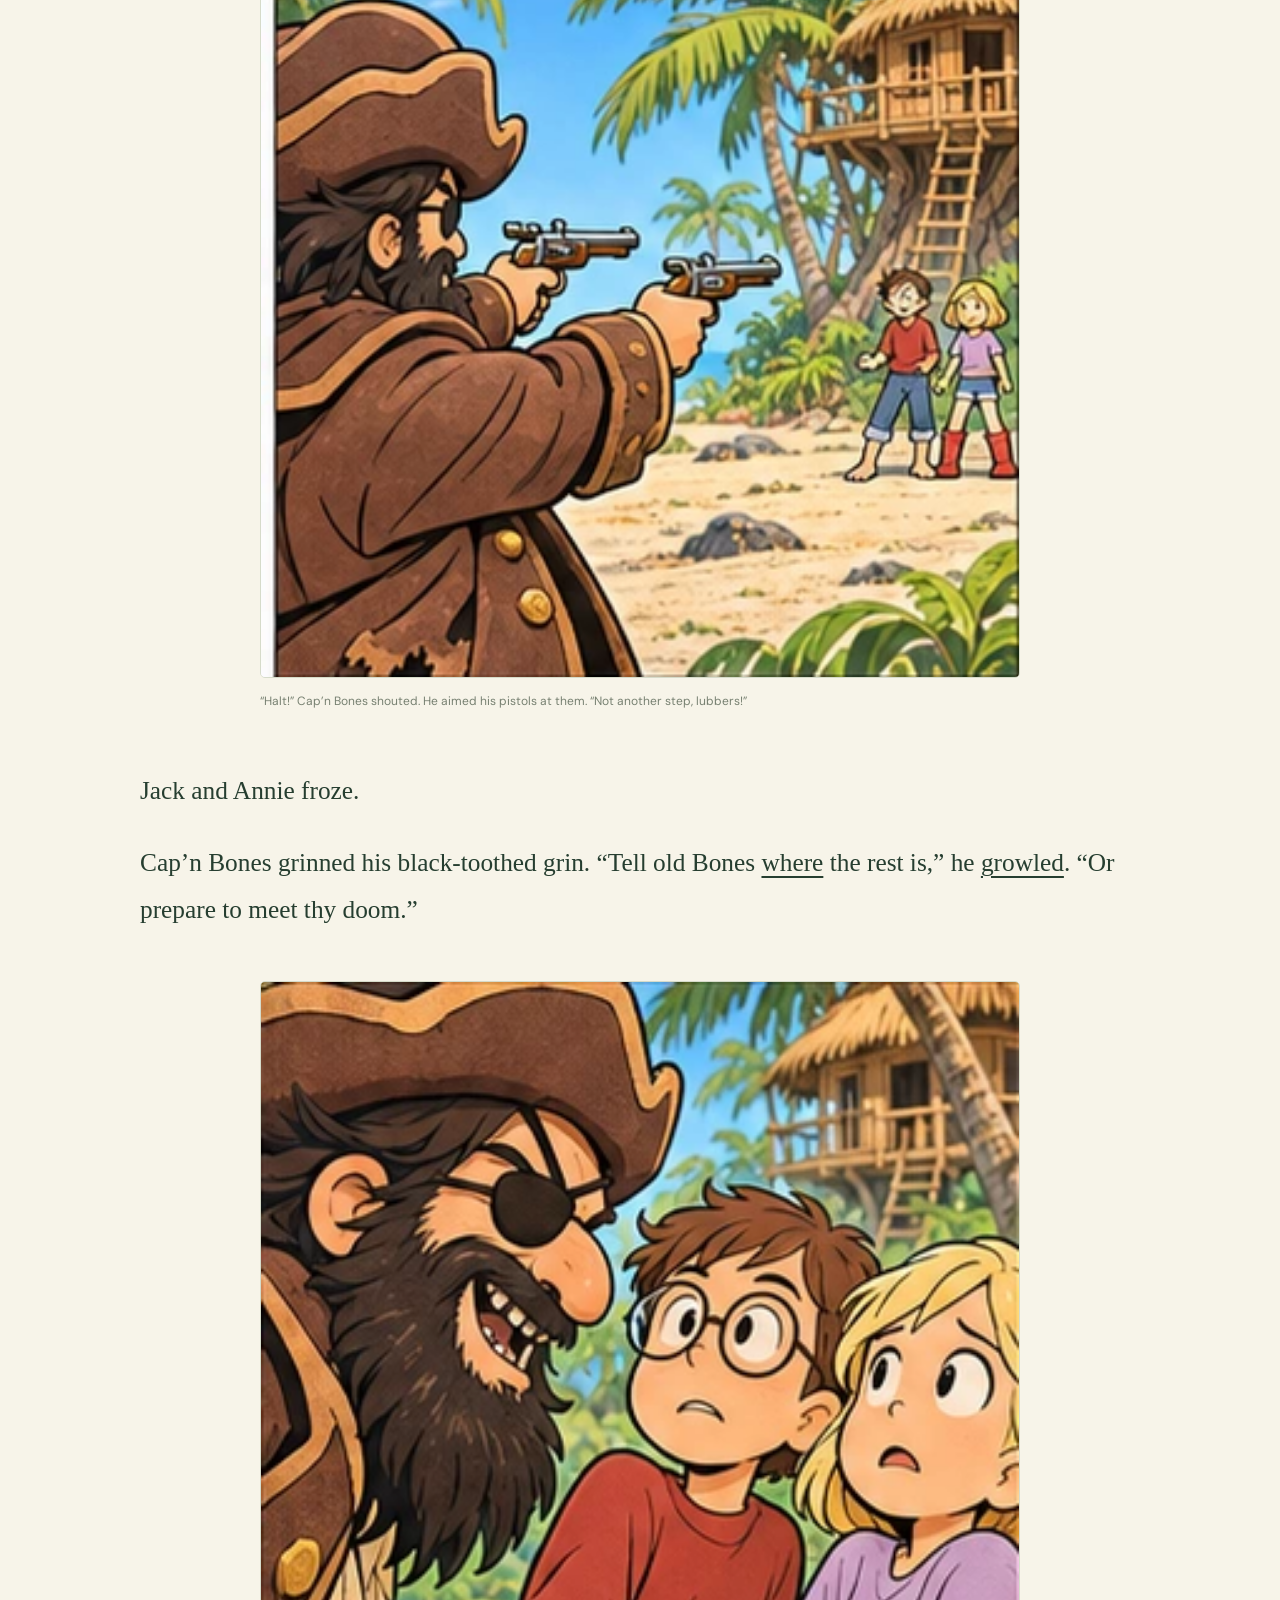
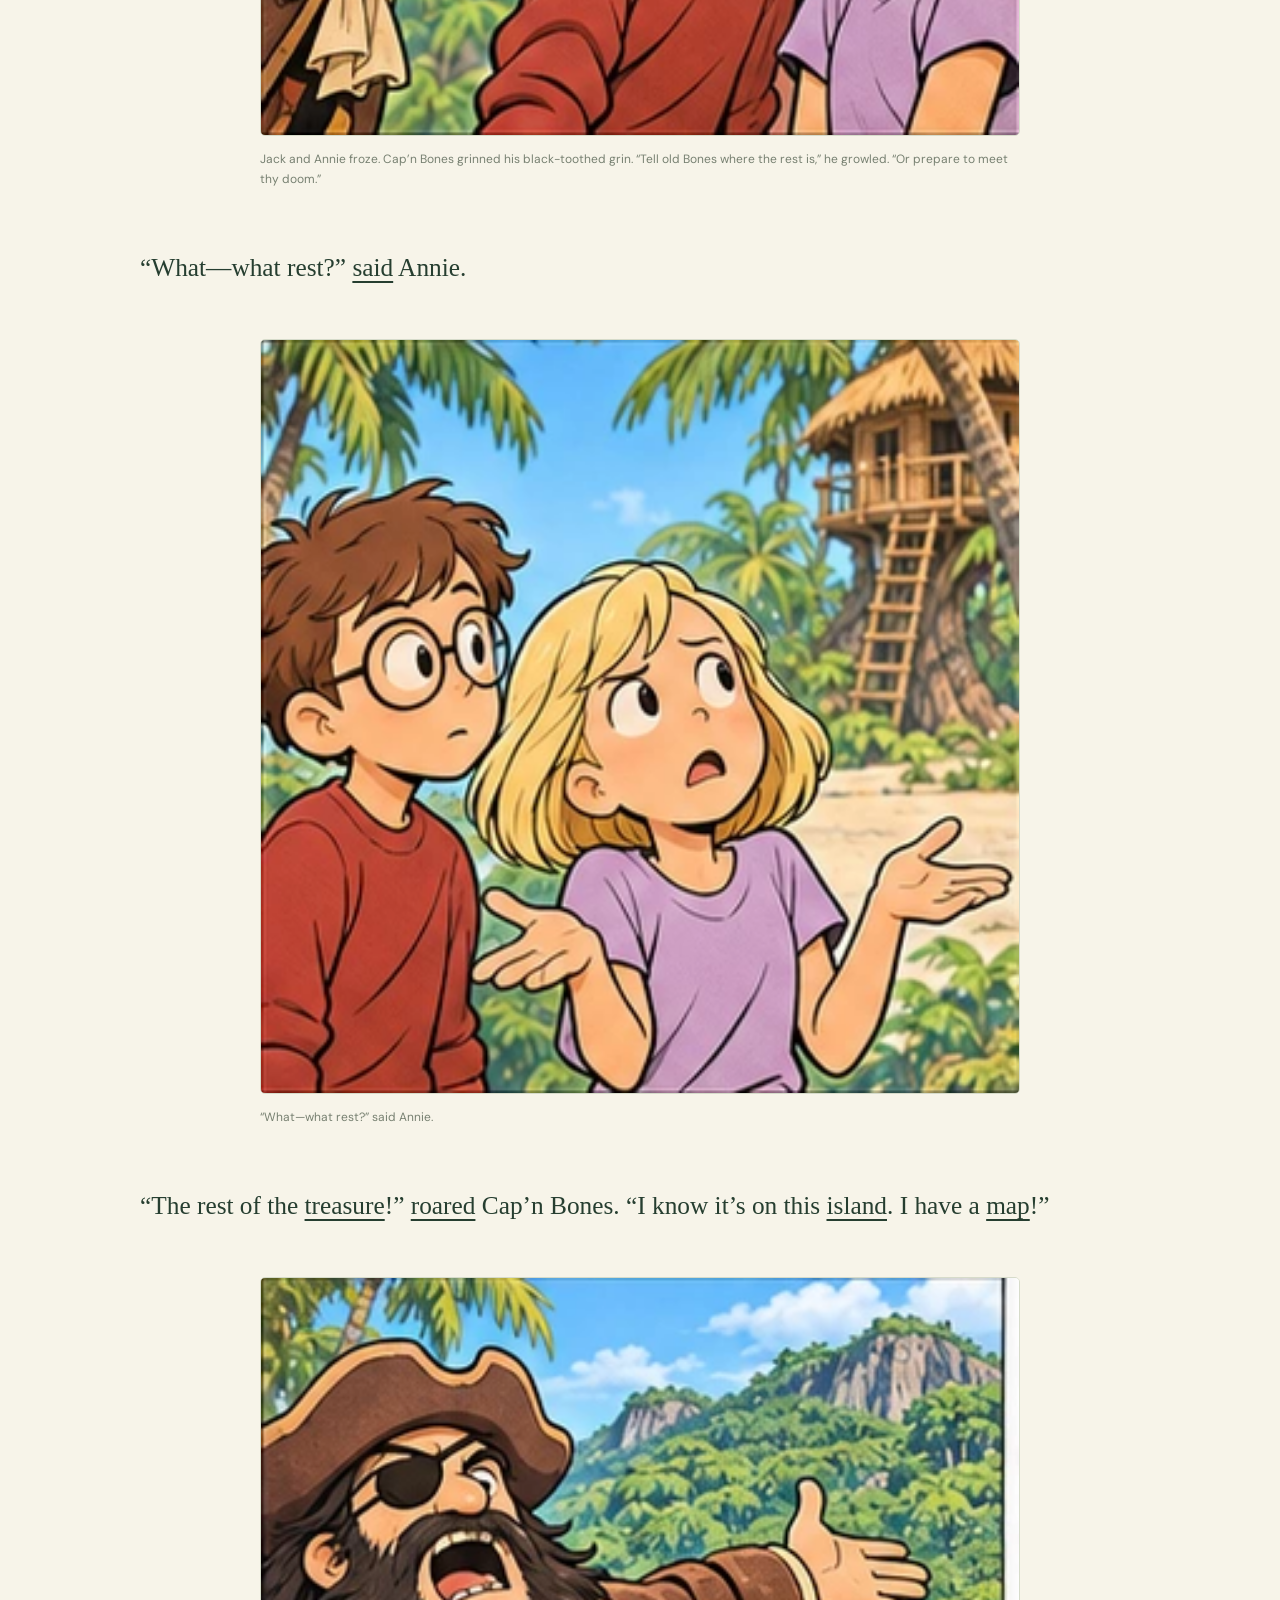
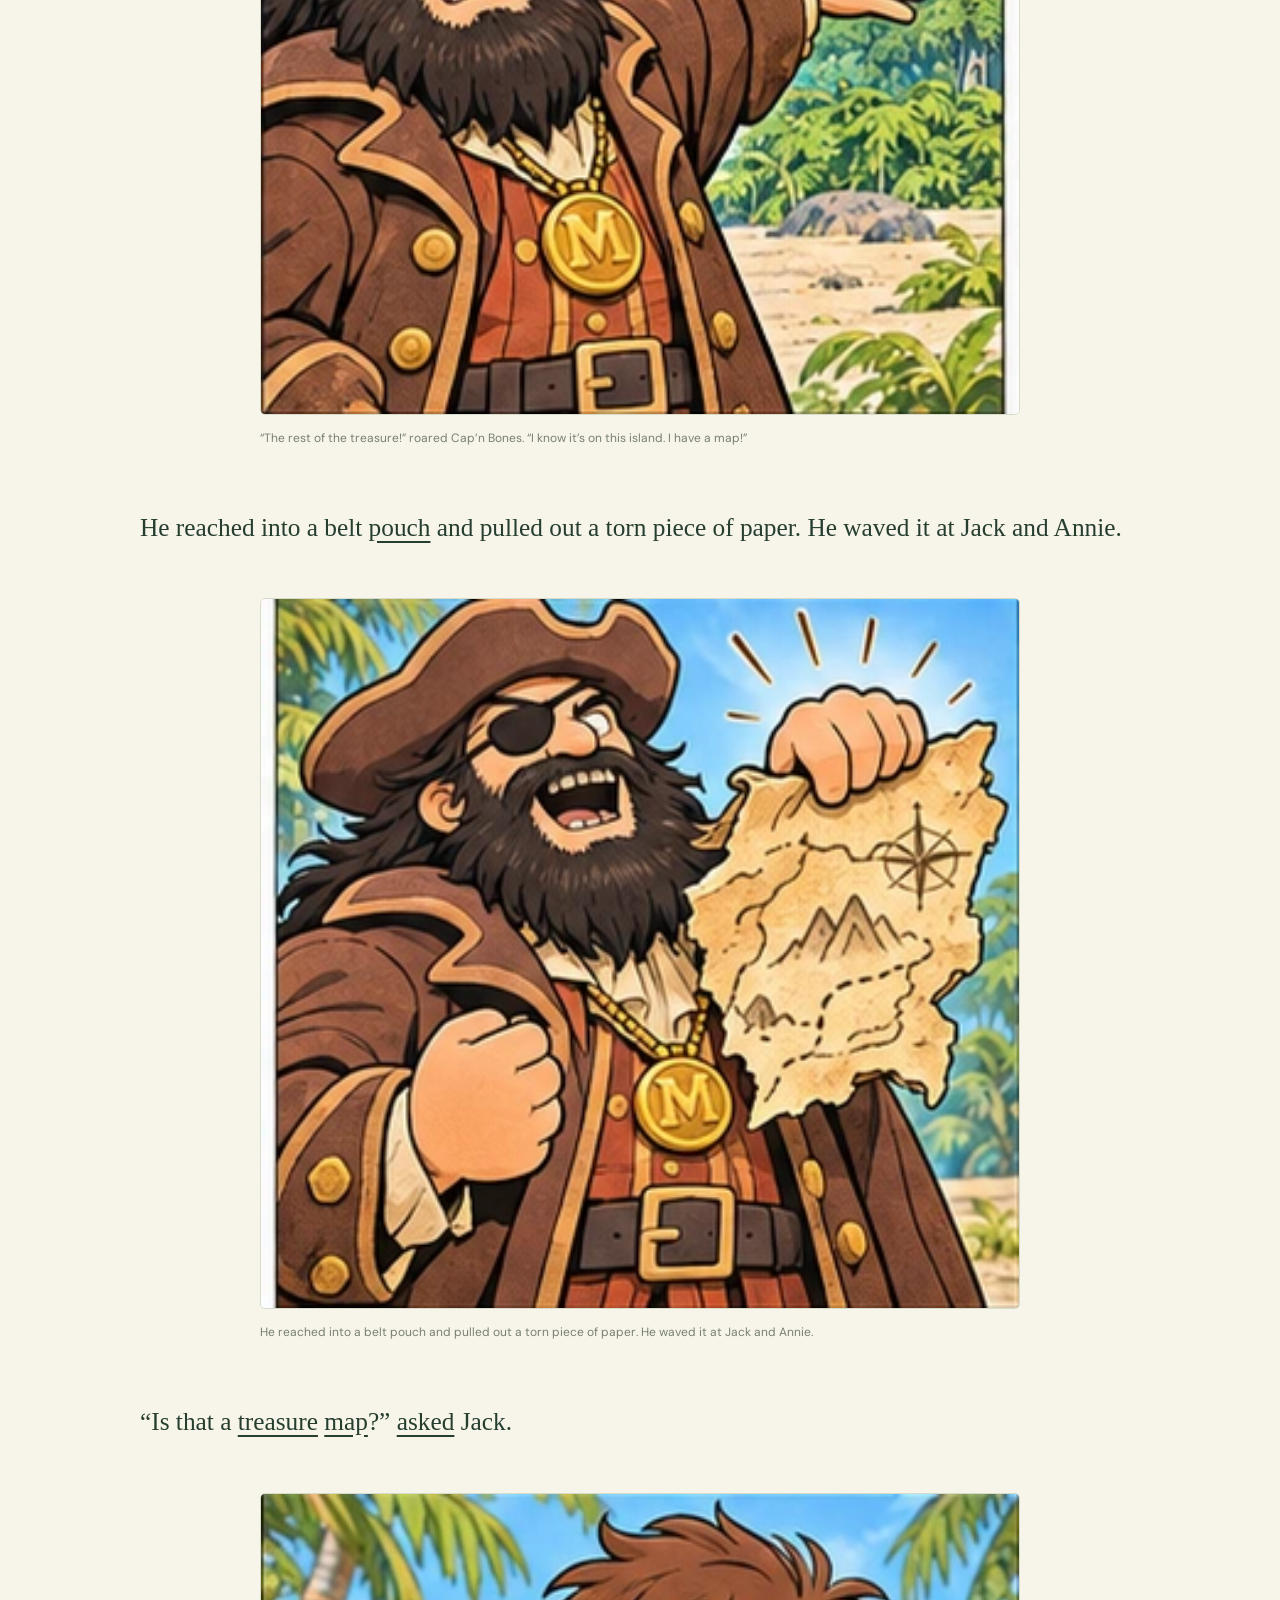
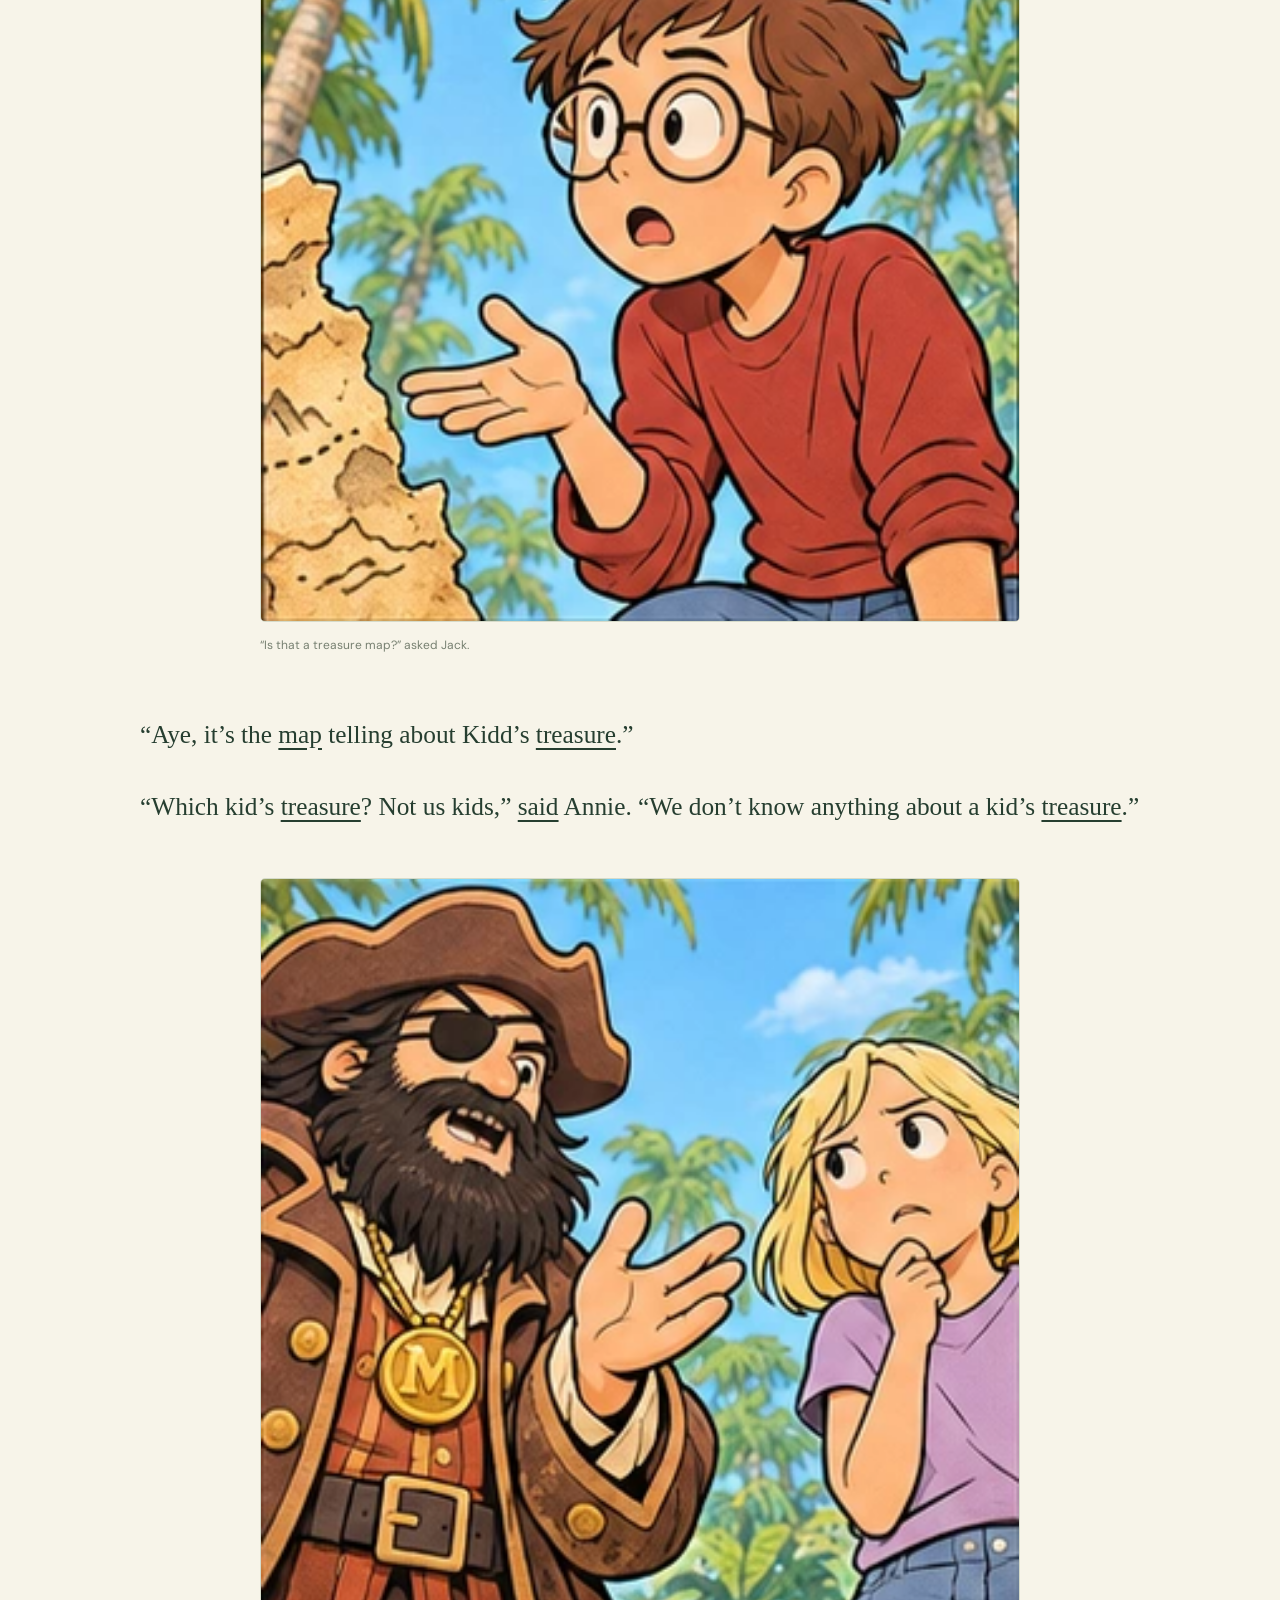
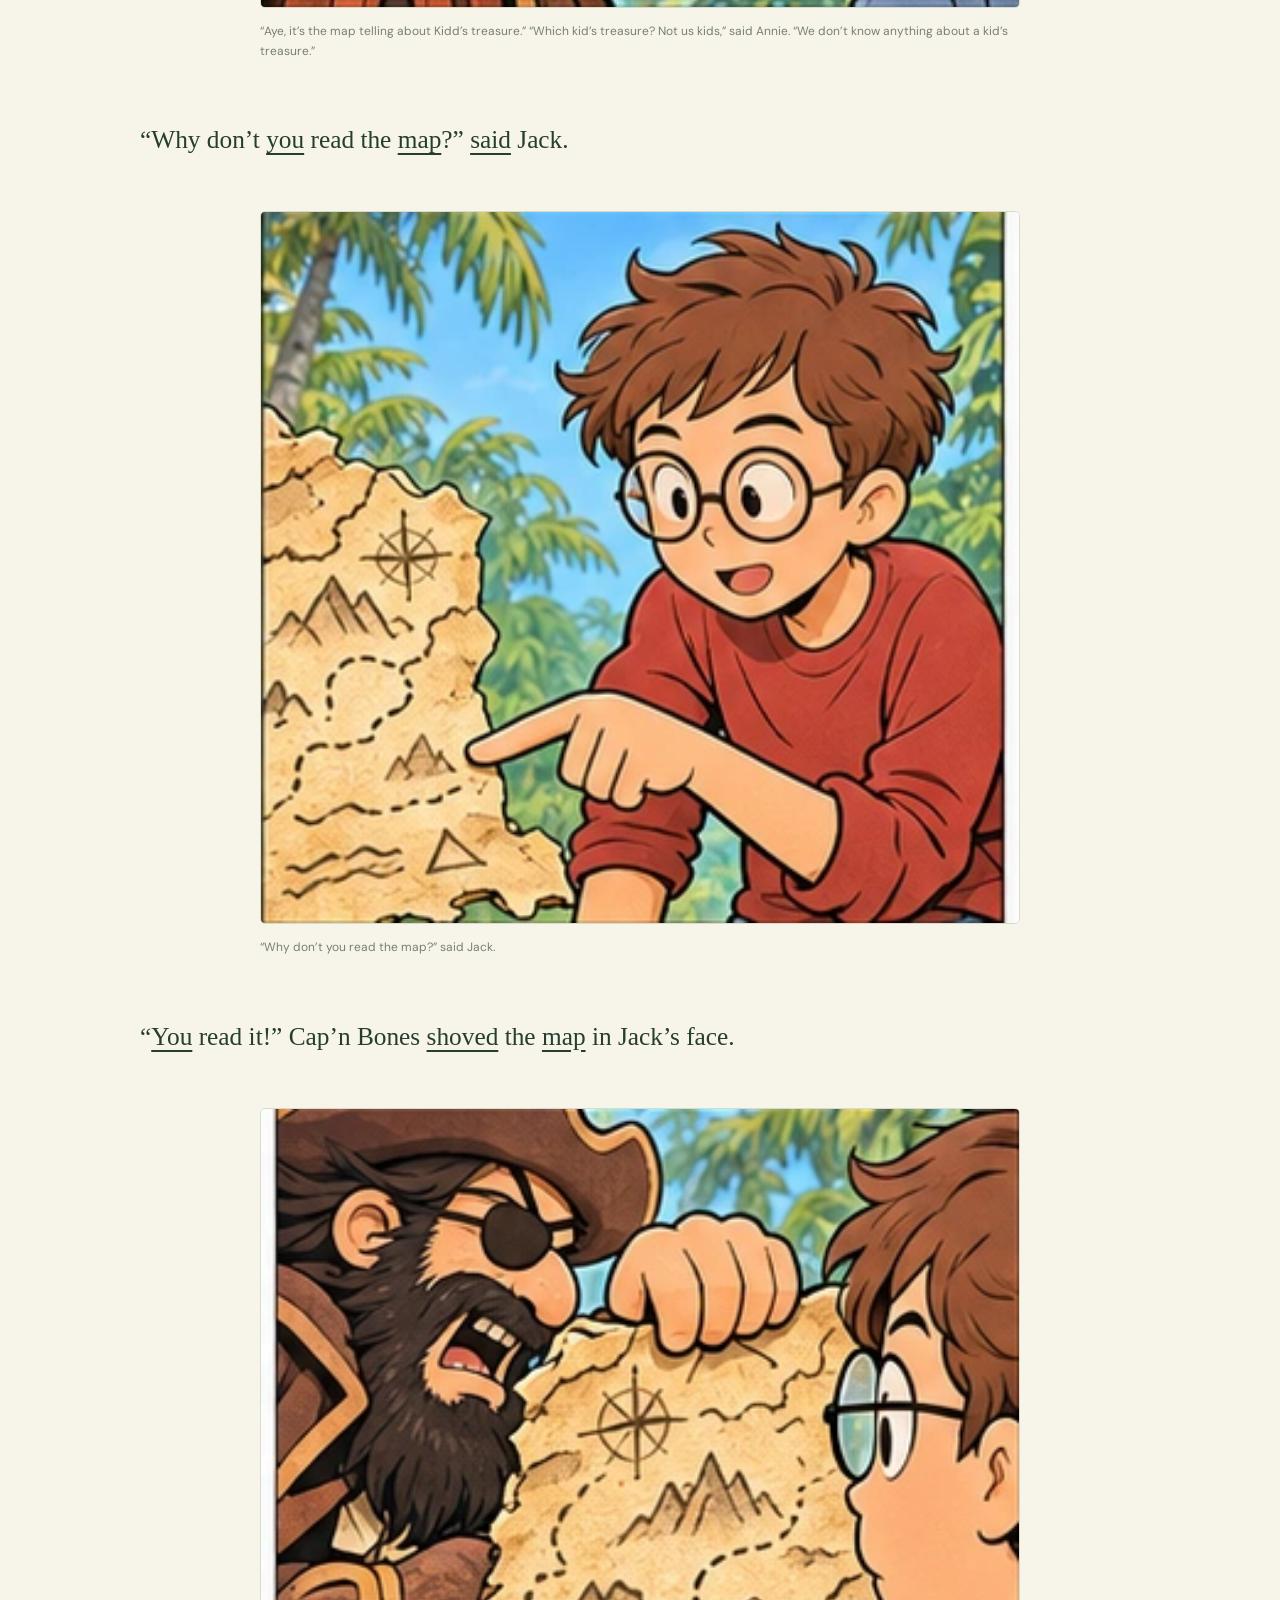
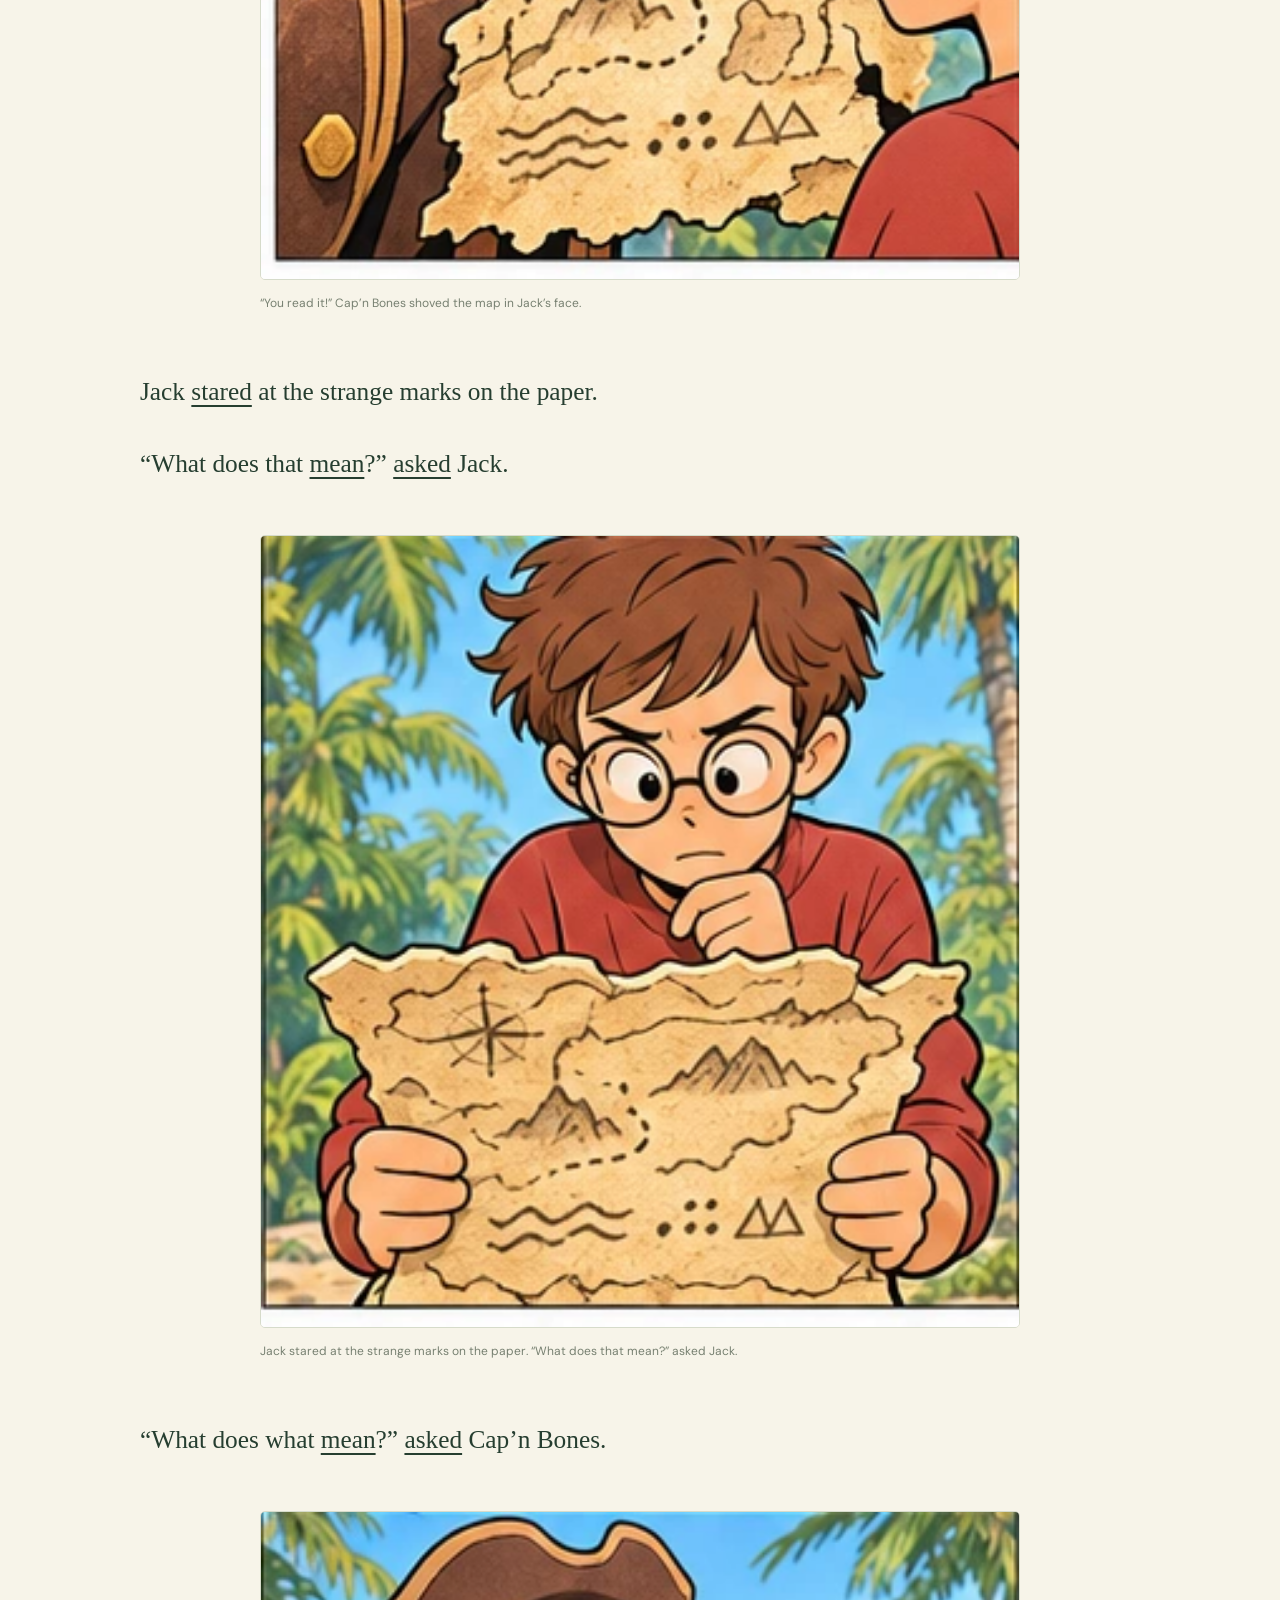
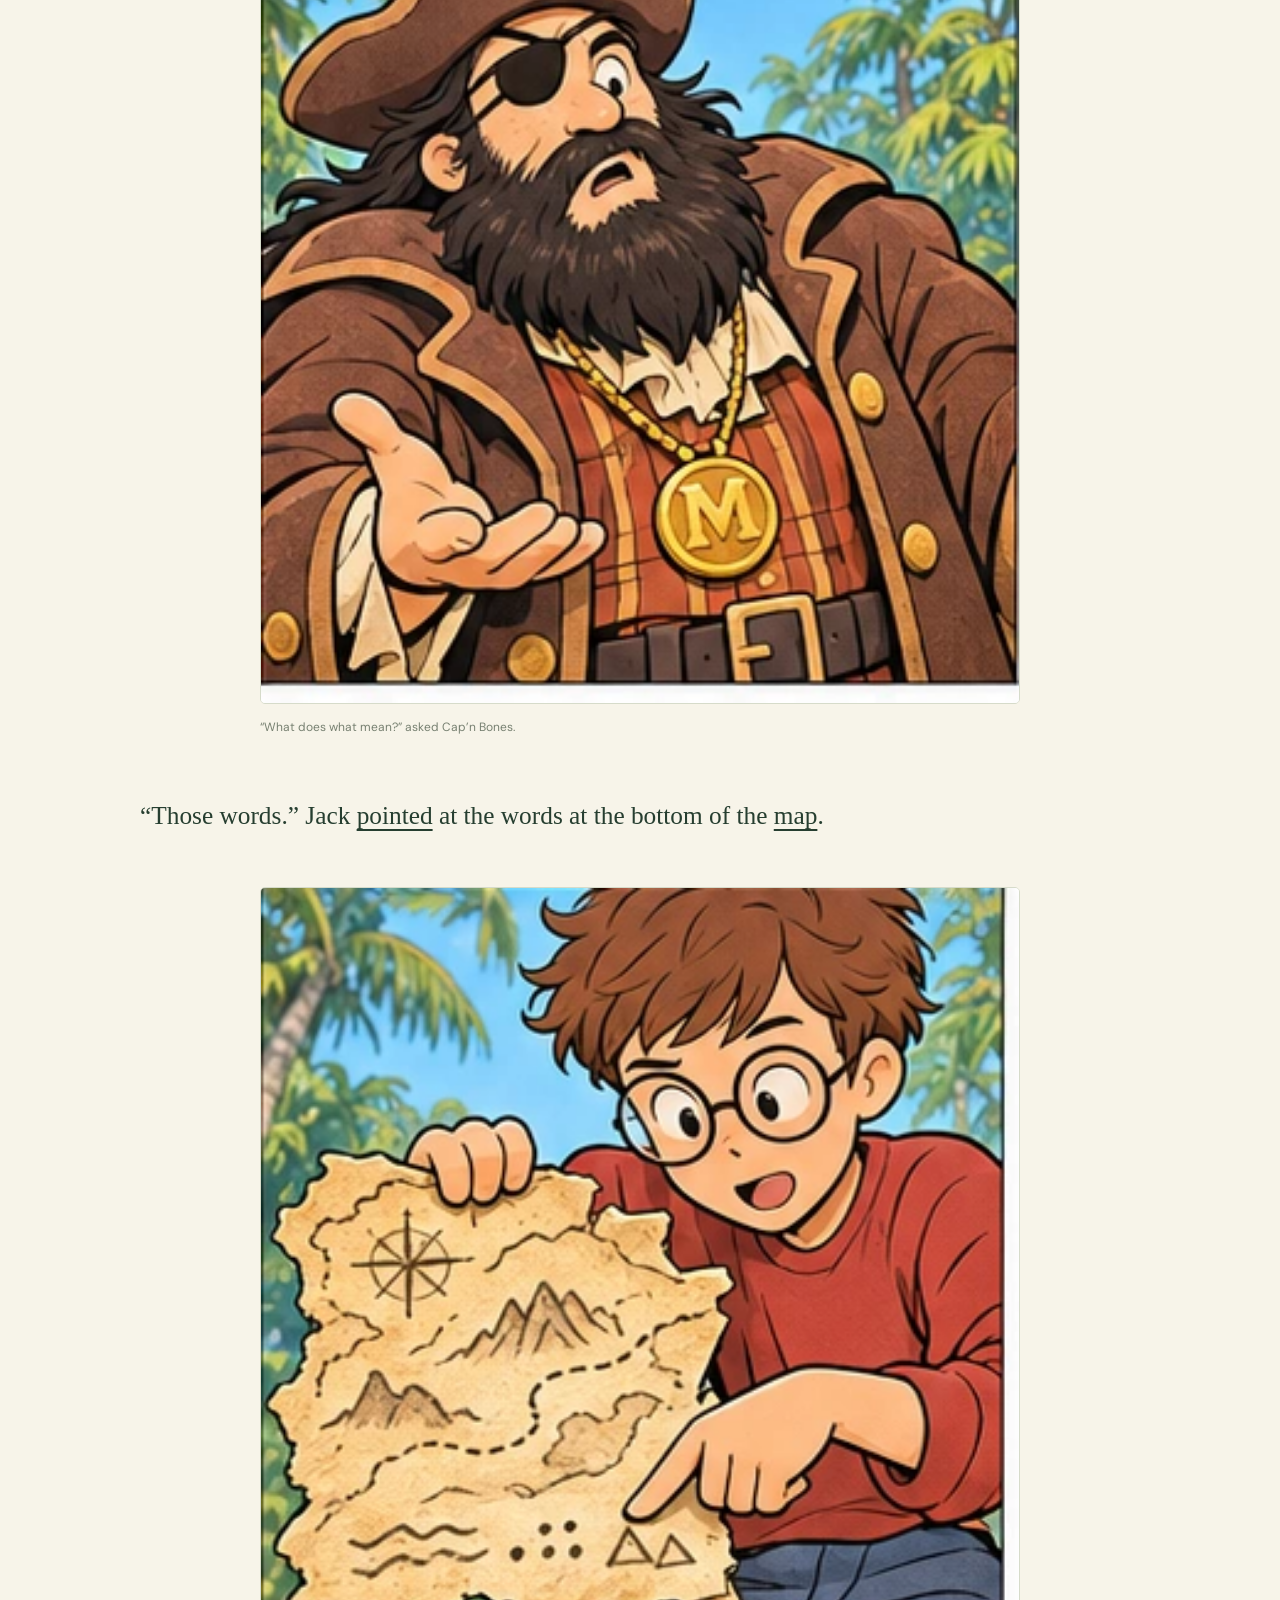
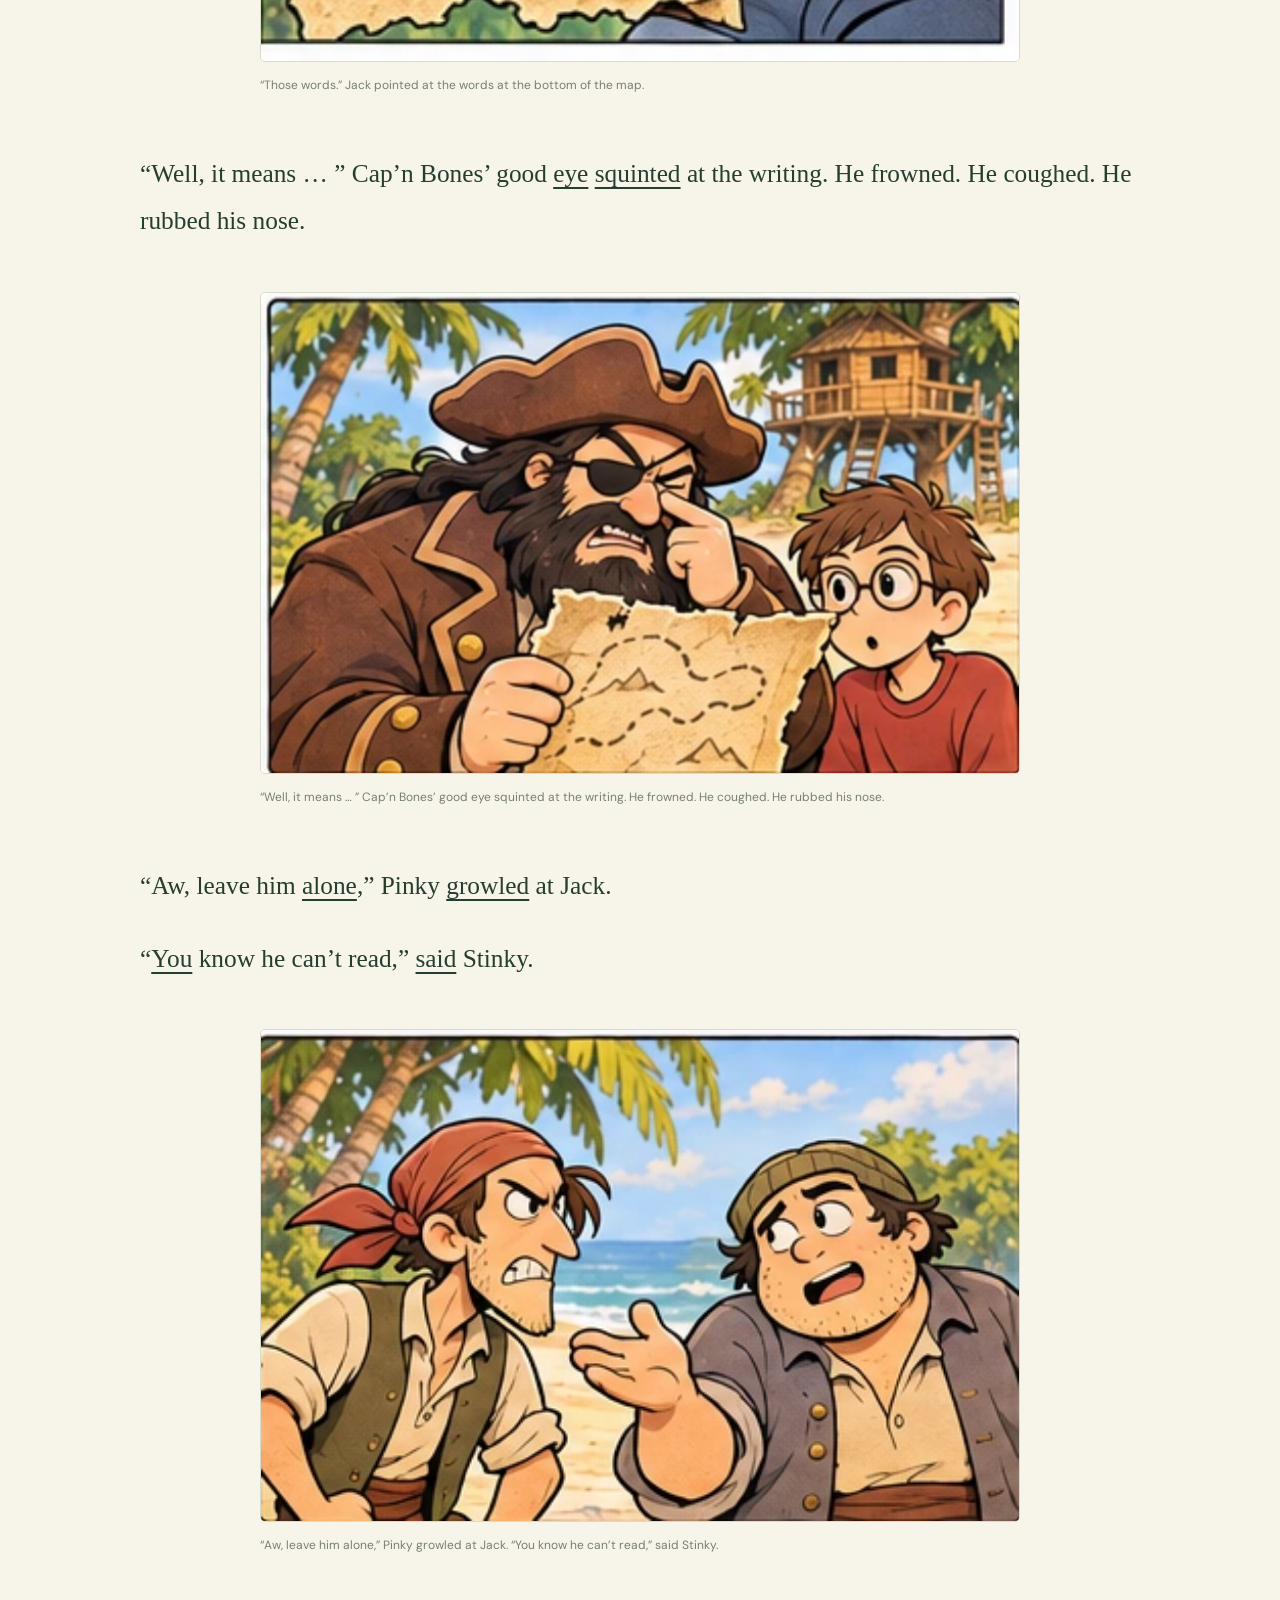
<file: part-05-01.html>
<!DOCTYPE html>

<html data-story-id="mth04-reading-room" lang="ko"><head><meta charset="utf-8"/><meta content="width=device-width,initial-scale=1,viewport-fit=cover" name="viewport"/><meta content="#263e30" name="theme-color"/><meta content="한 페이지에서 만나는 이야기와 장면" name="description"/><title>Chapter 5 · Part 1 — The Kid’s Treasure · Pirates Past Noon</title><link href="style.css?v=e98a9d8c6372" rel="stylesheet"/><script defer="" src="app.js?v=e98a9d8c6372"></script><script defer="" src="pwa.js?v=e98a9d8c6372"></script><link href="manifest.webmanifest" rel="manifest"/><meta content="yes" name="mobile-web-app-capable"/><meta content="yes" name="apple-mobile-web-app-capable"/><meta content="Pirates Past Noon" name="apple-mobile-web-app-title"/><meta content="black-translucent" name="apple-mobile-web-app-status-bar-style"/><link href="assets/app-icon-180.png" rel="apple-touch-icon"/><link href="assets/app-icon-192.png" rel="icon" sizes="192x192" type="image/png"/><link href="learning.css" rel="stylesheet"/><script defer="" src="learning.js?v=pdf-vocab-20261123"></script></head>
<body><a class="skip" href="#part-p1">본문으로 이동</a><div aria-label="독서 도구" class="floating-reader" id="floating-reader" role="region"><details class="chapter-menu" id="chapter-menu"><summary>어디로 떠나 볼까요?<span aria-hidden="true">목차 ⌄</span></summary><nav aria-label="전체 이야기 목차" class="toc"><a href="part-01-01.html">Chapter 1 · Part 1 — Too Late!</a><a href="part-01-02.html">Chapter 1 · Part 2 — Too Late!</a><a href="part-02-01.html">Chapter 2 · Part 1 — The Bright Blue Sea</a><a href="part-03-01.html">Chapter 3 · Part 1 — Three Men in a Boat</a><a href="part-04-01.html">Chapter 4 · Part 1 — Vile Booty</a><a href="part-05-01.html">Chapter 5 · Part 1 — The Kid’s Treasure</a><a href="part-06-01.html">Chapter 6 · Part 1 — The Whale’s Eye</a><a href="part-07-01.html">Chapter 7 · Part 1 — Gale’s a-Blowin’</a><a href="part-08-01.html">Chapter 8 · Part 1 — Dig, Dogs, Dig</a><a href="part-08-02.html">Chapter 8 · Part 2 — Dig, Dogs, Dig</a><a href="part-09-01.html">Chapter 9 · Part 1 — The Mysterious M</a><a href="part-10-01.html">Chapter 10 · Part 1 — Treasure Again</a><a href="part-10-02.html">Chapter 10 · Part 2 — Treasure Again</a></nav></details><div class="reading-tools"><div><label for="font-size">글자 크기 <output for="font-size" id="font-value">19pt</output></label></div><div class="size-controls"><button aria-label="글자 크기 줄이기" id="smaller" type="button">A−</button><input aria-label="본문 글자 크기" id="font-size" max="50" min="14" step="1" type="range" value="19"/><button aria-label="글자 크기 늘리기" id="larger" type="button">A+</button></div></div></div>
<div class="shell"><header class="topbar"><a class="brand" href="#">READ<span>THE READING ROOM</span></a><button id="install-app" type="button">앱 설치</button><button aria-label="어두운 테마로 전환" id="theme" type="button">◐ <span>테마</span></button></header><main><div class="hero"><div class="hero-copy"><span class="eyebrow">OPEN A BOOK. FIND A WORLD.</span><h1 lang="en">Pirates Past Noon</h1><p class="hero-desc">한 페이지에서 만나는 이야기와 장면</p><a class="start" href="#part-p1">이야기 읽기 <span>↗</span></a><div class="stats"><span><b>10</b> CHAPTERS</span><span><b>374</b> ILLUSTRATIONS</span></div></div><div class="hero-art"><img alt="Jack watches the rain from his bedroom." height="306" src="assets/scene-0001.webp?v=e98a9d8c6372" width="304"/><span class="art-note">A little curiosity. A whole new world.</span></div></div><p class="reader-links"><a href="characters.html">등장인물 일관성 시트</a></p><article><h2>Chapter 5 · Part 1 — The Kid’s Treasure</h2><p class="story-text" id="part-p1"><span class="sentence">Jack and Annie watched in horror.</span></p><p class="story-text" id="part-p2"><span class="sentence">The <button aria-expanded="false" class="vocab-word" data-word="gold" type="button">gold</button>-greedy <button aria-expanded="false" class="vocab-word" data-word="pirates">pirates</button> seemed to have lost their minds.</span></p><figure><a href="assets/scene-0147.webp?v=e98a9d8c6372" rel="noopener" target="_blank"><img alt="Jack and Annie watched in horror. The gold-greedy pirates seemed to have lost their minds." height="307" loading="lazy" src="assets/scene-0147.webp?v=e98a9d8c6372" width="301"/></a><figcaption>Jack and Annie watched in horror. The gold-greedy pirates seemed to have lost their minds.</figcaption></figure><p class="story-text" id="part-p3"><span class="sentence">Jack nudged Annie. Together they started to back slowly away from the <button aria-expanded="false" class="vocab-word" data-word="pirates">pirates</button>. Toward the tree house.</span></p><figure><a href="assets/scene-0148.webp?v=e98a9d8c6372" rel="noopener" target="_blank"><img alt="Jack nudged Annie. Together they started to back slowly away from the pirates. Toward the tree house." height="307" loading="lazy" src="assets/scene-0148.webp?v=e98a9d8c6372" width="308"/></a><figcaption>Jack nudged Annie. Together they started to back slowly away from the pirates. Toward the tree house.</figcaption></figure><p class="story-text" id="part-p4"><span class="sentence">“Halt!” Cap’n Bones <button aria-expanded="false" class="vocab-word" data-word="shouted">shouted</button>. He aimed his pistols at them. “Not another step, lubbers!”</span></p><figure><a href="assets/scene-0149.webp?v=e98a9d8c6372" rel="noopener" target="_blank"><img alt="“Halt!” Cap’n Bones shouted. He aimed his pistols at them. “Not another step, lubbers!”" height="299" loading="lazy" src="assets/scene-0149.webp?v=e98a9d8c6372" width="309"/></a><figcaption>“Halt!” Cap’n Bones shouted. He aimed his pistols at them. “Not another step, lubbers!”</figcaption></figure><p class="story-text" id="part-p5"><span class="sentence">Jack and Annie froze.</span></p><p class="story-text" id="part-p6"><span class="sentence">Cap’n Bones grinned his black-toothed grin. “Tell old Bones <button aria-expanded="false" class="vocab-word" data-word="where" type="button">where</button> the rest is,” he <button aria-expanded="false" class="vocab-word" data-word="growled" type="button">growled</button>. “Or prepare to meet thy doom.”</span></p><figure><a href="assets/scene-0150.webp?v=e98a9d8c6372" rel="noopener" target="_blank"><img alt="Jack and Annie froze. Cap’n Bones grinned his black-toothed grin. “Tell old Bones where the rest is,” he growled. “Or prepare to meet thy doom.”" height="299" loading="lazy" src="assets/scene-0150.webp?v=e98a9d8c6372" width="301"/></a><figcaption>Jack and Annie froze. Cap’n Bones grinned his black-toothed grin. “Tell old Bones where the rest is,” he growled. “Or prepare to meet thy doom.”</figcaption></figure><p class="story-text" id="part-p7"><span class="sentence">“What—what rest?” <button aria-expanded="false" class="vocab-word" data-word="said" type="button">said</button> Annie.</span></p><figure><a href="assets/scene-0151.webp?v=e98a9d8c6372" rel="noopener" target="_blank"><img alt="“What—what rest?” said Annie." height="299" loading="lazy" src="assets/scene-0151.webp?v=e98a9d8c6372" width="301"/></a><figcaption>“What—what rest?” said Annie.</figcaption></figure><p class="story-text" id="part-p8"><span class="sentence">“The rest of the <button aria-expanded="false" class="vocab-word" data-word="treasure">treasure</button>!” <button aria-expanded="false" class="vocab-word" data-word="roared" type="button">roared</button> Cap’n Bones. “I know it’s on this <button aria-expanded="false" class="vocab-word" data-word="island">island</button>. I have a <button aria-expanded="false" class="vocab-word" data-word="map" type="button">map</button>!”</span></p><figure><a href="assets/scene-0152.webp?v=e98a9d8c6372" rel="noopener" target="_blank"><img alt="“The rest of the treasure!” roared Cap’n Bones. “I know it’s on this island. I have a map!”" height="299" loading="lazy" src="assets/scene-0152.webp?v=e98a9d8c6372" width="308"/></a><figcaption>“The rest of the treasure!” roared Cap’n Bones. “I know it’s on this island. I have a map!”</figcaption></figure><p class="story-text" id="part-p9"><span class="sentence">He reached into a belt <button aria-expanded="false" class="vocab-word" data-word="pouch" type="button">pouch</button> and pulled out a torn piece of paper. He waved it at Jack and Annie.</span></p><figure><a href="assets/scene-0153.webp?v=e98a9d8c6372" rel="noopener" target="_blank"><img alt="He reached into a belt pouch and pulled out a torn piece of paper. He waved it at Jack and Annie." height="289" loading="lazy" src="assets/scene-0153.webp?v=e98a9d8c6372" width="309"/></a><figcaption>He reached into a belt pouch and pulled out a torn piece of paper. He waved it at Jack and Annie.</figcaption></figure><p class="story-text" id="part-p10"><span class="sentence">“Is that a <button aria-expanded="false" class="vocab-word" data-word="treasure">treasure</button> <button aria-expanded="false" class="vocab-word" data-word="map" type="button">map</button>?” <button aria-expanded="false" class="vocab-word" data-word="asked" type="button">asked</button> Jack.</span></p><figure><a href="assets/scene-0154.webp?v=e98a9d8c6372" rel="noopener" target="_blank"><img alt="“Is that a treasure map?” asked Jack." height="289" loading="lazy" src="assets/scene-0154.webp?v=e98a9d8c6372" width="301"/></a><figcaption>“Is that a treasure map?” asked Jack.</figcaption></figure><p class="story-text" id="part-p11"><span class="sentence">“Aye, it’s the <button aria-expanded="false" class="vocab-word" data-word="map" type="button">map</button> telling about Kidd’s <button aria-expanded="false" class="vocab-word" data-word="treasure">treasure</button>.”</span></p><p class="story-text" id="part-p12"><span class="sentence">“Which kid’s <button aria-expanded="false" class="vocab-word" data-word="treasure">treasure</button>? Not us kids,” <button aria-expanded="false" class="vocab-word" data-word="said" type="button">said</button> Annie. “We don’t know anything about a kid’s <button aria-expanded="false" class="vocab-word" data-word="treasure">treasure</button>.”</span></p><figure><a href="assets/scene-0155.webp?v=e98a9d8c6372" rel="noopener" target="_blank"><img alt="“Aye, it’s the map telling about Kidd’s treasure.” “Which kid’s treasure? Not us kids,” said Annie. “We don’t know anything about a kid’s treasure.”" height="289" loading="lazy" src="assets/scene-0155.webp?v=e98a9d8c6372" width="301"/></a><figcaption>“Aye, it’s the map telling about Kidd’s treasure.” “Which kid’s treasure? Not us kids,” said Annie. “We don’t know anything about a kid’s treasure.”</figcaption></figure><p class="story-text" id="part-p13"><span class="sentence">“Why don’t <button aria-expanded="false" class="vocab-word" data-word="you" type="button">you</button> read the <button aria-expanded="false" class="vocab-word" data-word="map" type="button">map</button>?” <button aria-expanded="false" class="vocab-word" data-word="said" type="button">said</button> Jack.</span></p><figure><a href="assets/scene-0156.webp?v=e98a9d8c6372" rel="noopener" target="_blank"><img alt="“Why don’t you read the map?” said Jack." height="289" loading="lazy" src="assets/scene-0156.webp?v=e98a9d8c6372" width="308"/></a><figcaption>“Why don’t you read the map?” said Jack.</figcaption></figure><p class="story-text" id="part-p14"><span class="sentence">“<button aria-expanded="false" class="vocab-word" data-word="you" type="button">You</button> read it!” Cap’n Bones <button aria-expanded="false" class="vocab-word" data-word="shoved" type="button">shoved</button> the <button aria-expanded="false" class="vocab-word" data-word="map" type="button">map</button> in Jack’s face.</span></p><figure><a href="assets/scene-0157.webp?v=e98a9d8c6372" rel="noopener" target="_blank"><img alt="“You read it!” Cap’n Bones shoved the map in Jack’s face." height="314" loading="lazy" src="assets/scene-0157.webp?v=e98a9d8c6372" width="309"/></a><figcaption>“You read it!” Cap’n Bones shoved the map in Jack’s face.</figcaption></figure><p class="story-text" id="part-p15"><span class="sentence">Jack <button aria-expanded="false" class="vocab-word" data-word="stared">stared</button> at the strange marks on the paper.</span></p><p class="story-text" id="part-p16"><span class="sentence">“What does that <button aria-expanded="false" class="vocab-word" data-definition="To have a particular meaning." data-ko="뜻하다" data-word="mean" type="button">mean</button>?” <button aria-expanded="false" class="vocab-word" data-word="asked" type="button">asked</button> Jack.</span></p><figure><a href="assets/scene-0158.webp?v=e98a9d8c6372" rel="noopener" target="_blank"><img alt="Jack stared at the strange marks on the paper. “What does that mean?” asked Jack." height="314" loading="lazy" src="assets/scene-0158.webp?v=e98a9d8c6372" width="301"/></a><figcaption>Jack stared at the strange marks on the paper. “What does that mean?” asked Jack.</figcaption></figure><p class="story-text" id="part-p17"><span class="sentence">“What does what <button aria-expanded="false" class="vocab-word" data-definition="To have a particular meaning." data-ko="뜻하다" data-word="mean" type="button">mean</button>?” <button aria-expanded="false" class="vocab-word" data-word="asked" type="button">asked</button> Cap’n Bones.</span></p><figure><a href="assets/scene-0159.webp?v=e98a9d8c6372" rel="noopener" target="_blank"><img alt="“What does what mean?” asked Cap’n Bones." height="314" loading="lazy" src="assets/scene-0159.webp?v=e98a9d8c6372" width="301"/></a><figcaption>“What does what mean?” asked Cap’n Bones.</figcaption></figure><p class="story-text" id="part-p18"><span class="sentence">“Those words.” Jack <button aria-expanded="false" class="vocab-word" data-word="pointed">pointed</button> at the words at the bottom of the <button aria-expanded="false" class="vocab-word" data-word="map" type="button">map</button>.</span></p><figure><a href="assets/scene-0160.webp?v=e98a9d8c6372" rel="noopener" target="_blank"><img alt="“Those words.” Jack pointed at the words at the bottom of the map." height="314" loading="lazy" src="assets/scene-0160.webp?v=e98a9d8c6372" width="308"/></a><figcaption>“Those words.” Jack pointed at the words at the bottom of the map.</figcaption></figure><p class="story-text" id="part-p19"><span class="sentence">“Well, it means … ” Cap’n Bones’ good <button aria-expanded="false" class="vocab-word" data-word="eye" type="button">eye</button> <button aria-expanded="false" class="vocab-word" data-word="squinted" type="button">squinted</button> at the writing. He frowned. He coughed. He rubbed his nose.</span></p><figure><a href="assets/scene-0161.webp?v=e98a9d8c6372" rel="noopener" target="_blank"><img alt="“Well, it means … ” Cap’n Bones’ good eye squinted at the writing. He frowned. He coughed. He rubbed his nose." height="240" loading="lazy" src="assets/scene-0161.webp?v=e98a9d8c6372" width="379"/></a><figcaption>“Well, it means … ” Cap’n Bones’ good eye squinted at the writing. He frowned. He coughed. He rubbed his nose.</figcaption></figure><p class="story-text" id="part-p20"><span class="sentence">“Aw, leave him <button aria-expanded="false" class="vocab-word" data-word="alone" type="button">alone</button>,” Pinky <button aria-expanded="false" class="vocab-word" data-word="growled" type="button">growled</button> at Jack.</span></p><p class="story-text" id="part-p21"><span class="sentence">“<button aria-expanded="false" class="vocab-word" data-word="you" type="button">You</button> know he can’t read,” <button aria-expanded="false" class="vocab-word" data-word="said" type="button">said</button> Stinky.</span></p><figure><a href="assets/scene-0162.webp?v=e98a9d8c6372" rel="noopener" target="_blank"><img alt="“Aw, leave him alone,” Pinky growled at Jack. “You know he can’t read,” said Stinky." height="240" loading="lazy" src="assets/scene-0162.webp?v=e98a9d8c6372" width="371"/></a><figcaption>“Aw, leave him alone,” Pinky growled at Jack. “You know he can’t read,” said Stinky.</figcaption></figure><p class="story-text" id="part-p22"><span class="sentence">“<button aria-expanded="false" class="vocab-word" data-word="shut up" type="button">Shut up</button>!” Cap’n Bones <button aria-expanded="false" class="vocab-word" data-word="roared" type="button">roared</button> at his men.</span></p><figure><a href="assets/scene-0163.webp?v=e98a9d8c6372" rel="noopener" target="_blank"><img alt="“Shut up!” Cap’n Bones roared at his men." height="240" loading="lazy" src="assets/scene-0163.webp?v=e98a9d8c6372" width="371"/></a><figcaption>“Shut up!” Cap’n Bones roared at his men.</figcaption></figure><p class="story-text" id="part-p23"><span class="sentence">“Jack and I can read,” Annie <button aria-expanded="false" class="vocab-word" data-word="piped up" type="button">piped up</button>.</span></p><p class="story-text" id="part-p24"><span class="sentence">“Shhh,” <button aria-expanded="false" class="vocab-word" data-word="said" type="button">said</button> Jack.</span></p><figure><a href="assets/scene-0164.webp?v=e98a9d8c6372" rel="noopener" target="_blank"><img alt="“Jack and I can read,” Annie piped up. “Shhh,” said Jack." height="240" loading="lazy" src="assets/scene-0164.webp?v=e98a9d8c6372" width="377"/></a><figcaption>“Jack and I can read,” Annie piped up. “Shhh,” said Jack.</figcaption></figure><p class="story-text" id="part-p25"><span class="sentence">“Cap’n, <button aria-expanded="false" class="vocab-word" data-definition="To cause someone to do something." data-ko="시키다" data-word="make" type="button">make</button> ’em read the <button aria-expanded="false" class="vocab-word" data-word="map" type="button">map</button>!” <button aria-expanded="false" class="vocab-word" data-word="said" type="button">said</button> Stinky.</span></p><figure><a href="assets/scene-0165.webp?v=e98a9d8c6372" rel="noopener" target="_blank"><img alt="“Cap’n, make ’em read the map!” said Stinky." height="207" loading="lazy" src="assets/scene-0165.webp?v=e98a9d8c6372" width="379"/></a><figcaption>“Cap’n, make ’em read the map!” said Stinky.</figcaption></figure><p class="story-text" id="part-p26"><span class="sentence">Cap’n Bones gave Jack and Annie a dark <button aria-expanded="false" class="vocab-word" data-word="look" type="button">look</button>. “Read it,” he <button aria-expanded="false" class="vocab-word" data-word="growled" type="button">growled</button>.</span></p><figure><a href="assets/scene-0166.webp?v=e98a9d8c6372" rel="noopener" target="_blank"><img alt="Cap’n Bones gave Jack and Annie a dark look. “Read it,” he growled." height="207" loading="lazy" src="assets/scene-0166.webp?v=e98a9d8c6372" width="371"/></a><figcaption>Cap’n Bones gave Jack and Annie a dark look. “Read it,” he growled.</figcaption></figure><p class="story-text" id="part-p27"><span class="sentence">“Then will <button aria-expanded="false" class="vocab-word" data-word="you" type="button">you</button> <button aria-expanded="false" class="vocab-word" data-word="let us go" type="button">let us go</button>?” <button aria-expanded="false" class="vocab-word" data-word="said" type="button">said</button> Jack.</span></p><figure><a href="assets/scene-0167.webp?v=e98a9d8c6372" rel="noopener" target="_blank"><img alt="“Then will you let us go?” said Jack." height="207" loading="lazy" src="assets/scene-0167.webp?v=e98a9d8c6372" width="371"/></a><figcaption>“Then will you let us go?” said Jack.</figcaption></figure><p class="story-text" id="part-p28"><span class="sentence">The pirate <button aria-expanded="false" class="vocab-word" data-word="squinted" type="button">squinted</button> his good <button aria-expanded="false" class="vocab-word" data-word="eye" type="button">eye</button>. “Aye, lubber. When the <button aria-expanded="false" class="vocab-word" data-word="treasure">treasure</button>’s in me hands, I’ll let <button aria-expanded="false" class="vocab-word" data-word="you" type="button">you</button> go.”</span></p><figure><a href="assets/scene-0168.webp?v=e98a9d8c6372" rel="noopener" target="_blank"><img alt="The pirate squinted his good eye. “Aye, lubber. When the treasure’s in me hands, I’ll let you go.”" height="207" loading="lazy" src="assets/scene-0168.webp?v=e98a9d8c6372" width="377"/></a><figcaption>The pirate squinted his good eye. “Aye, lubber. When the treasure’s in me hands, I’ll let you go.”</figcaption></figure><p class="story-text" id="part-p29"><span class="sentence">“Okay,” <button aria-expanded="false" class="vocab-word" data-word="said" type="button">said</button> Jack. “I’ll read it to <button aria-expanded="false" class="vocab-word" data-word="you" type="button">you</button>.” He looked at the <button aria-expanded="false" class="vocab-word" data-word="map" type="button">map</button>. “It says, The <button aria-expanded="false" class="vocab-word" data-word="gold" type="button">gold</button> doth lie <button aria-expanded="false" class="vocab-word" data-word="beneath" type="button">beneath</button> the whale’s <button aria-expanded="false" class="vocab-word" data-word="eye" type="button">eye</button>.”</span></p><figure><a href="assets/scene-0169.webp?v=e98a9d8c6372" rel="noopener" target="_blank"><img alt="“Okay,” said Jack. “I’ll read it to you.” He looked at the map. “It says, The gold doth lie beneath the whale’s eye.”" height="218" loading="lazy" src="assets/scene-0169.webp?v=e98a9d8c6372" width="379"/></a><figcaption>“Okay,” said Jack. “I’ll read it to you.” He looked at the map. “It says, The gold doth lie beneath the whale’s eye.”</figcaption></figure><p class="story-text" id="part-p30"><span class="sentence">“Heh?” Cap’n Bones <button aria-expanded="false" class="vocab-word" data-word="scowled" type="button">scowled</button>. “What’s that supposed to <button aria-expanded="false" class="vocab-word" data-definition="Unkind or cruel." data-ko="못된" data-word="mean" type="button">mean</button>, lubber?”</span></p><figure><a href="assets/scene-0170.webp?v=e98a9d8c6372" rel="noopener" target="_blank"><img alt="“Heh?” Cap’n Bones scowled. “What’s that supposed to mean, lubber?”" height="218" loading="lazy" src="assets/scene-0170.webp?v=e98a9d8c6372" width="371"/></a><figcaption>“Heh?” Cap’n Bones scowled. “What’s that supposed to mean, lubber?”</figcaption></figure><p class="story-text" id="part-p31"><span class="sentence">Jack shrugged.</span></p><p class="story-text" id="part-p32"><span class="sentence">“Hang it! Take ’em hack to the ship!” <button aria-expanded="false" class="vocab-word" data-word="shouted">shouted</button> Cap’n Bones. “They can rot there till they’re ready to tell us how to find Kidd’s <button aria-expanded="false" class="vocab-word" data-word="treasure">treasure</button>!”</span></p><figure><a href="assets/scene-0171.webp?v=e98a9d8c6372" rel="noopener" target="_blank"><img alt="Jack shrugged. “Hang it! Take ’em hack to the ship!” shouted Cap’n Bones. “They can rot there till they’re ready to tell us how to find Kidd’s treasure!”" height="218" loading="lazy" src="assets/scene-0171.webp?v=e98a9d8c6372" width="371"/></a><figcaption>Jack shrugged. “Hang it! Take ’em hack to the ship!” shouted Cap’n Bones. “They can rot there till they’re ready to tell us how to find Kidd’s treasure!”</figcaption></figure><p class="story-text" id="part-p33"><span class="sentence">Jack and Annie were tossed into the <button aria-expanded="false" class="vocab-word" data-word="rowboat">rowboat</button>.</span></p><p class="story-text" id="part-p34"><span class="sentence">Waves splashed the sides. The sky ahead was dark with thunderclouds. A strong wind had started to blow.</span></p><figure><a href="assets/scene-0172.webp?v=e98a9d8c6372" rel="noopener" target="_blank"><img alt="Jack and Annie were tossed into the rowboat. Waves splashed the sides. The sky ahead was dark with thunderclouds. A strong wind had started to blow." height="218" loading="lazy" src="assets/scene-0172.webp?v=e98a9d8c6372" width="377"/></a><figcaption>Jack and Annie were tossed into the rowboat. Waves splashed the sides. The sky ahead was dark with thunderclouds. A strong wind had started to blow.</figcaption></figure><p class="story-text" id="part-p35"><span class="sentence">“<button aria-expanded="false" class="vocab-word" data-word="row" type="button">Row</button>, dogs, <button aria-expanded="false" class="vocab-word" data-word="row" type="button">row</button>!” <button aria-expanded="false" class="vocab-word" data-word="said" type="button">said</button> Cap’n Bones.</span></p><figure><a href="assets/scene-0173.webp?v=e98a9d8c6372" rel="noopener" target="_blank"><img alt="“Row, dogs, row!” said Cap’n Bones." height="252" loading="lazy" src="assets/scene-0173.webp?v=e98a9d8c6372" width="379"/></a><figcaption>“Row, dogs, row!” said Cap’n Bones.</figcaption></figure><p class="story-text" id="part-p36"><span class="sentence">Pinky and Stinky began rowing toward the big ship.</span></p><p class="story-text" id="part-p37"><span class="sentence">“<button aria-expanded="false" class="vocab-word" data-word="look" type="button">Look</button>!” Annie <button aria-expanded="false" class="vocab-word" data-word="said" type="button">said</button> to Jack. She <button aria-expanded="false" class="vocab-word" data-word="pointed">pointed</button> to the <button aria-expanded="false" class="vocab-word" data-word="shore">shore</button>.</span></p><figure><a href="assets/scene-0174.webp?v=e98a9d8c6372" rel="noopener" target="_blank"><img alt="Pinky and Stinky began rowing toward the big ship. “Look!” Annie said to Jack. She pointed to the shore." height="252" loading="lazy" src="assets/scene-0174.webp?v=e98a9d8c6372" width="371"/></a><figcaption>Pinky and Stinky began rowing toward the big ship. “Look!” Annie said to Jack. She pointed to the shore.</figcaption></figure><p class="story-text" id="part-p38"><span class="sentence">Polly the <button aria-expanded="false" class="vocab-word" data-word="parrot">parrot</button> was flying over the sand.</span></p><p class="story-text" id="part-p39"><span class="sentence">“She wants to help us,” <button aria-expanded="false" class="vocab-word" data-word="whispered">whispered</button> Annie.</span></p><figure><a href="assets/scene-0175.webp?v=e98a9d8c6372" rel="noopener" target="_blank"><img alt="Polly the parrot was flying over the sand. “She wants to help us,” whispered Annie." height="252" loading="lazy" src="assets/scene-0175.webp?v=e98a9d8c6372" width="371"/></a><figcaption>Polly the parrot was flying over the sand. “She wants to help us,” whispered Annie.</figcaption></figure><p class="story-text" id="part-p40"><span class="sentence">Polly started to fly out over the waves. But the winds were too strong. She turned around and flew back to the <button aria-expanded="false" class="vocab-word" data-word="island">island</button>.</span></p><figure><a href="assets/scene-0176.webp?v=e98a9d8c6372" rel="noopener" target="_blank"><img alt="Polly started to fly out over the waves. But the winds were too strong. She turned around and flew back to the island." height="252" loading="lazy" src="assets/scene-0176.webp?v=e98a9d8c6372" width="377"/></a><figcaption>Polly started to fly out over the waves. But the winds were too strong. She turned around and flew back to the island.</figcaption></figure></article><div class="end-note"><nav class="part-links"><a href="part-04-01.html">← 이전 파트</a><a href="index.html">전체 목차</a><a href="part-06-01.html">다음 파트 →</a></nav></div></main><footer>ILLUSTRATED READING ROOM<br/><small>제공된 원문 · AI 제작 삽화</small></footer></div>
<dialog aria-labelledby="install-title" id="install-help"><h2 id="install-title">내 독서 앱으로 설치하기</h2><p id="install-instructions"></p><p class="install-note">설치 후 홈 화면이나 바탕 화면의 앱 아이콘을 눌러 열어 주세요.</p><div class="install-buttons"><button hidden="" id="read-fullscreen" type="button">전체화면으로 읽기</button><form method="dialog"><button>닫기</button></form></div></dialog></body></html>
</file>
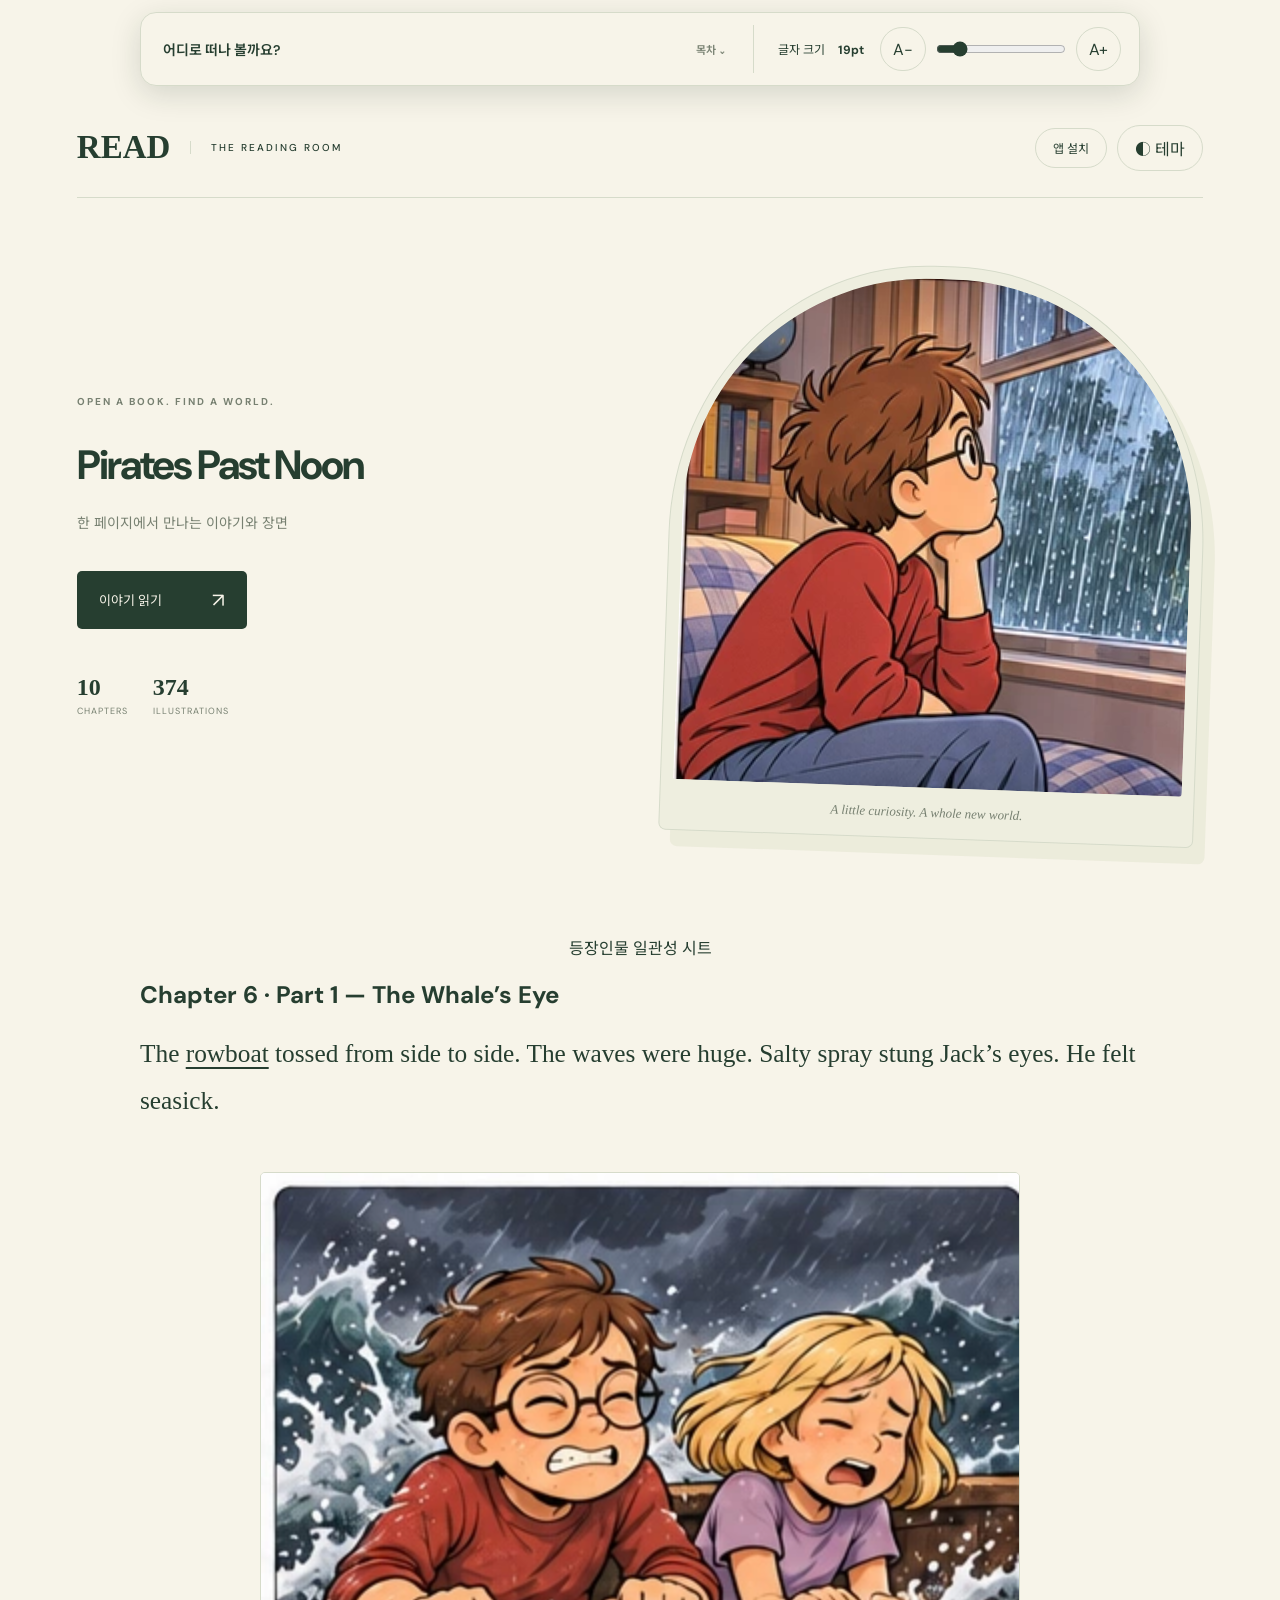
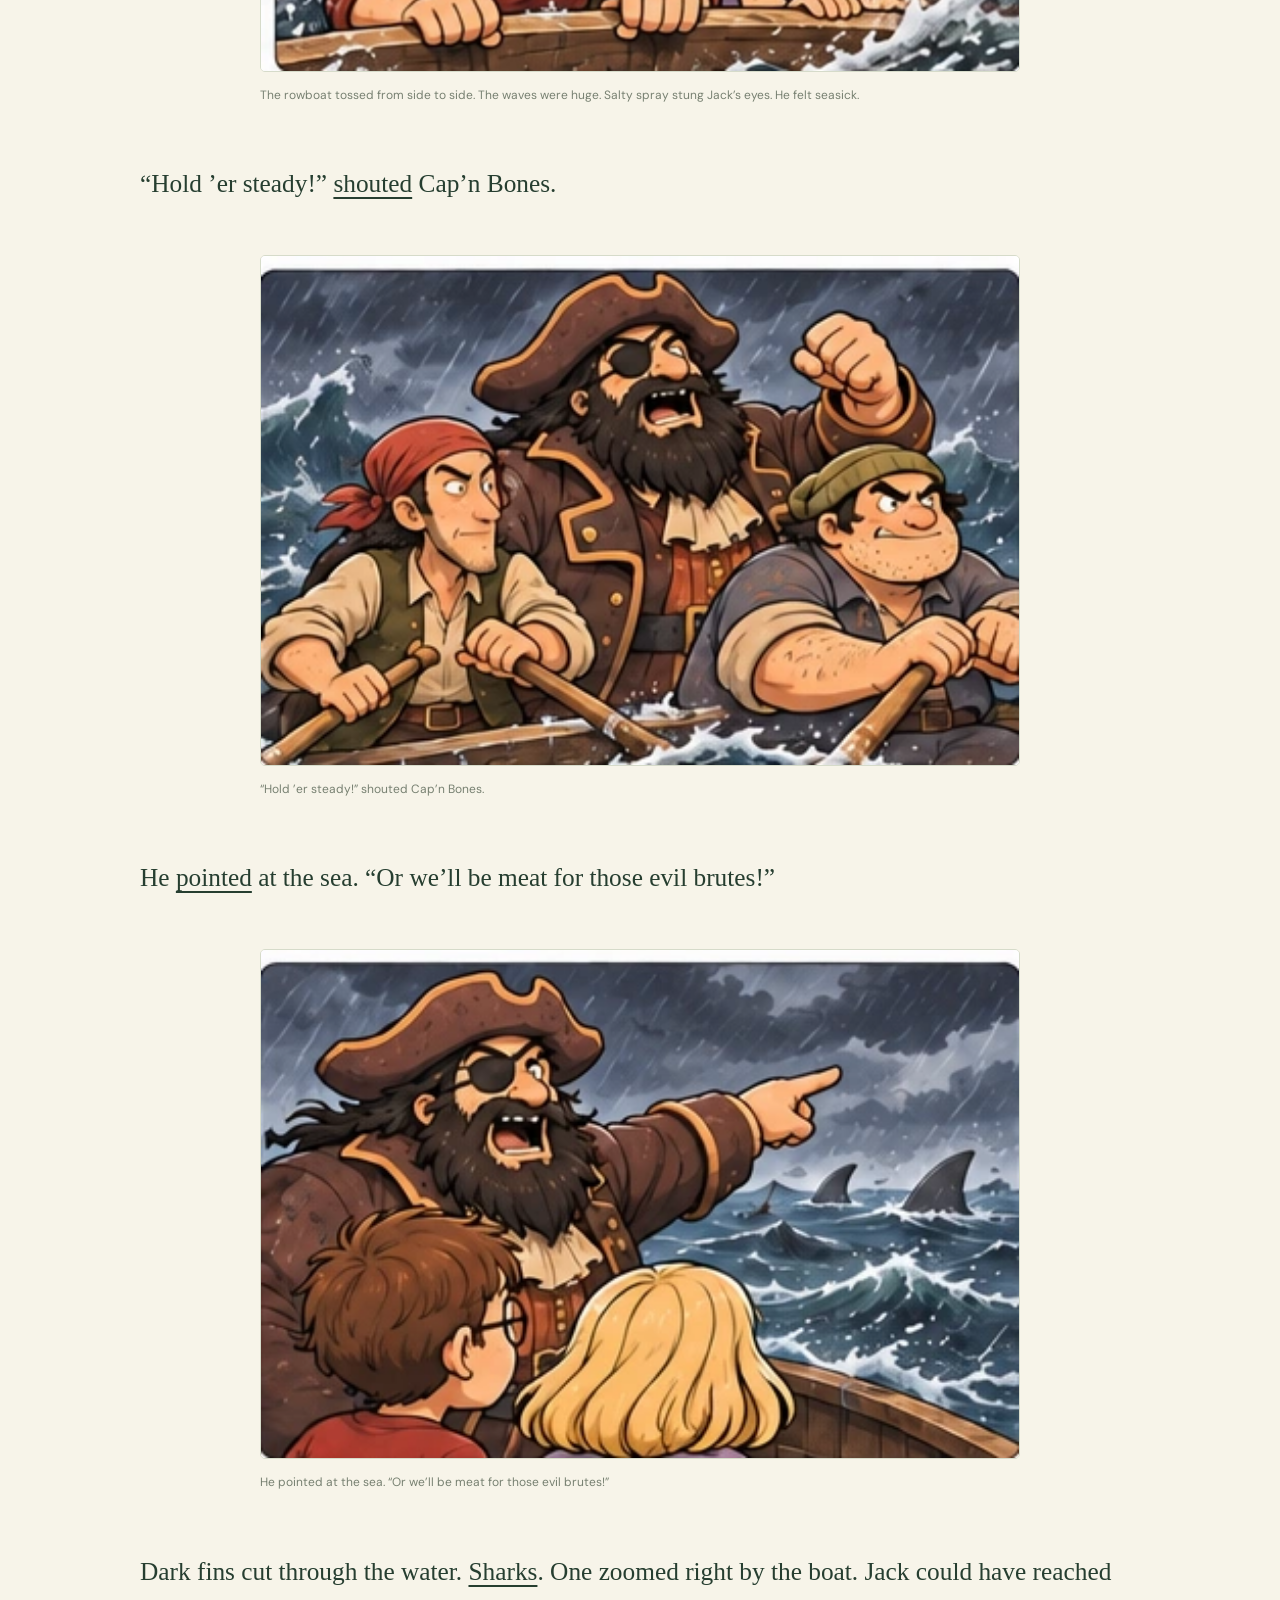
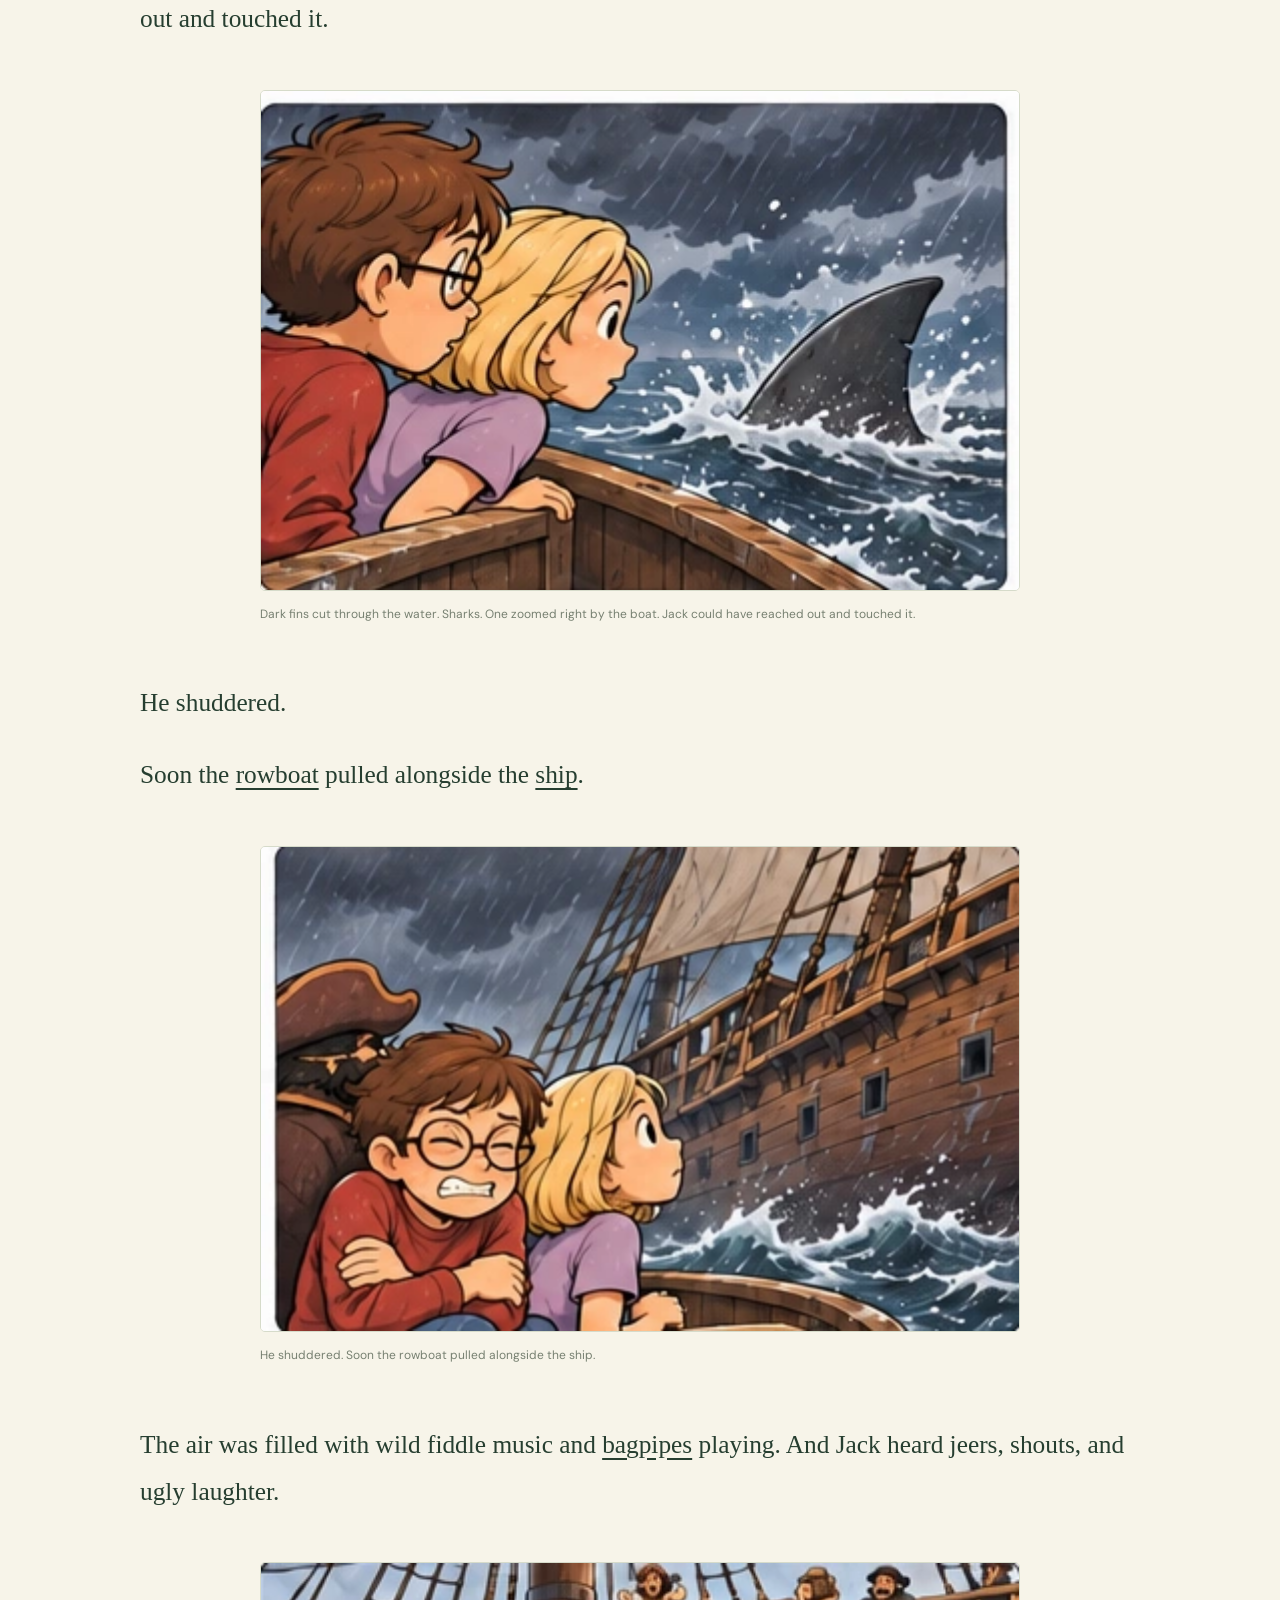
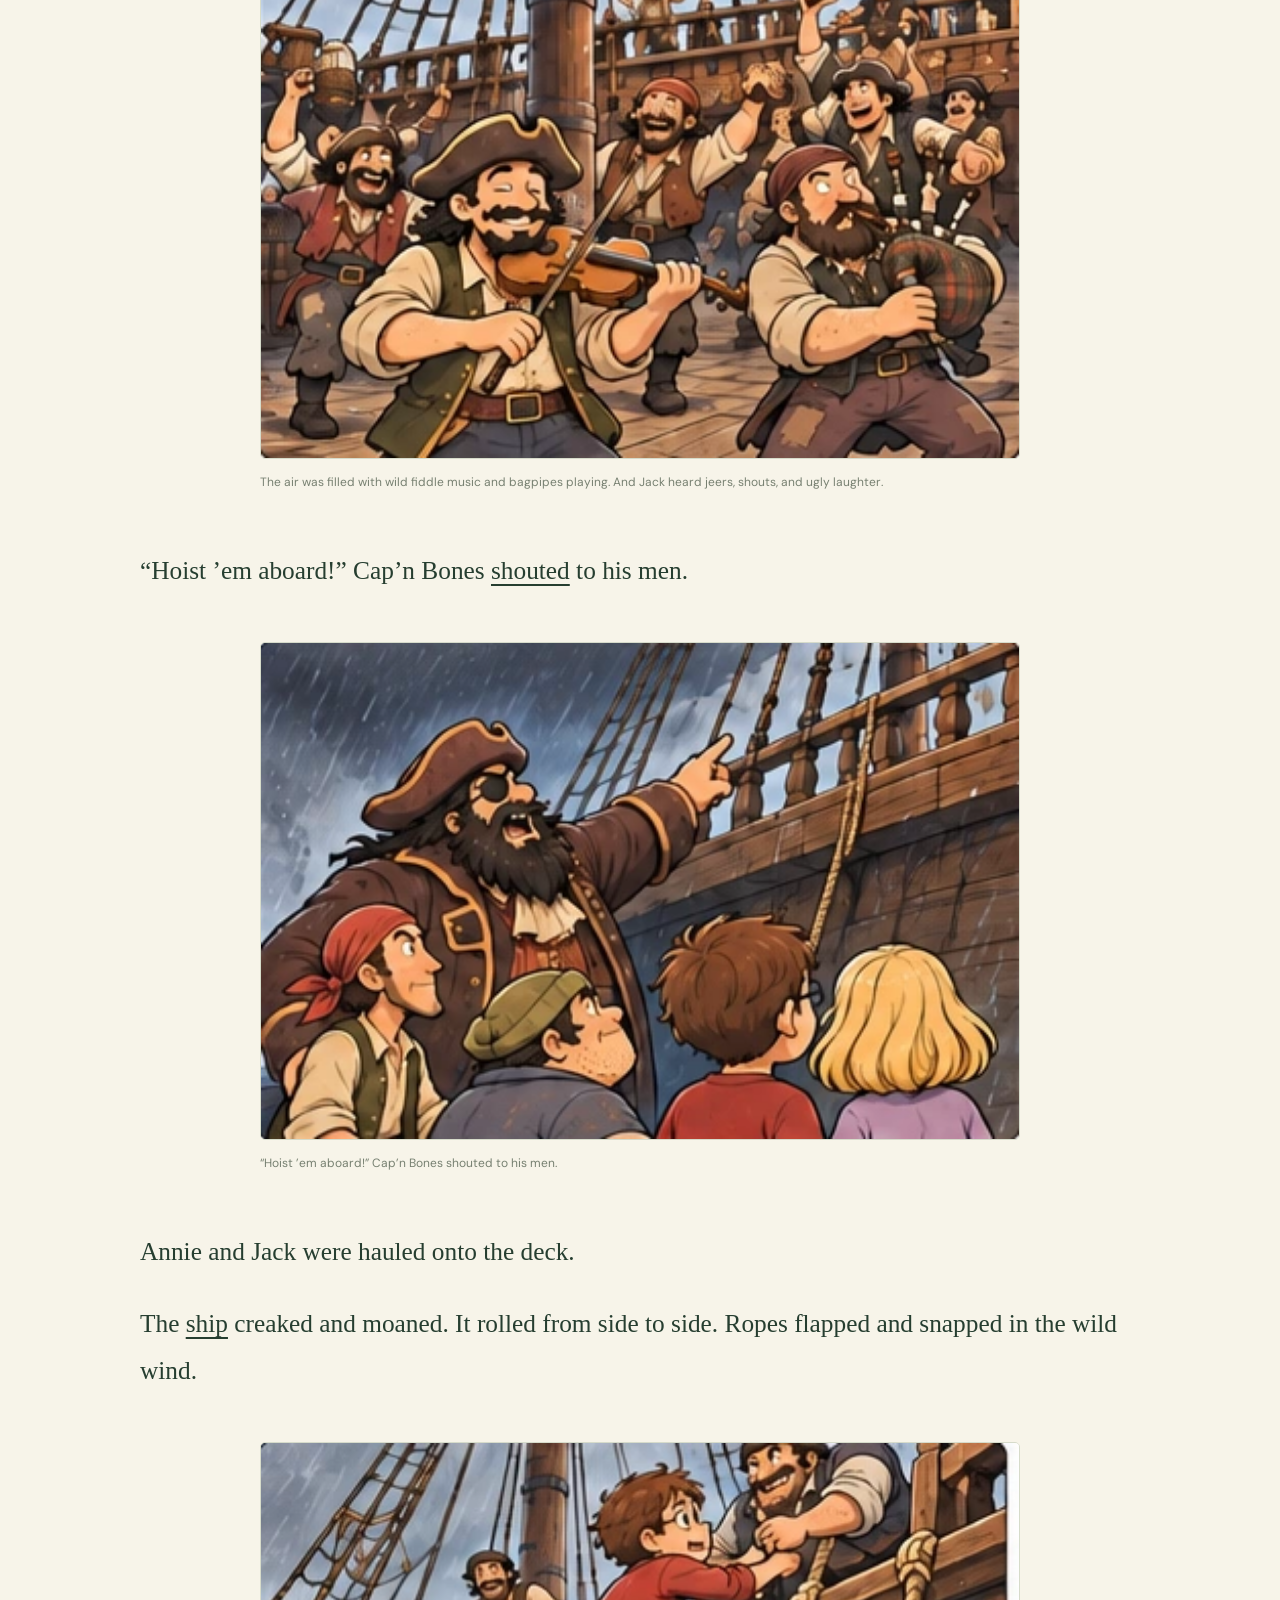
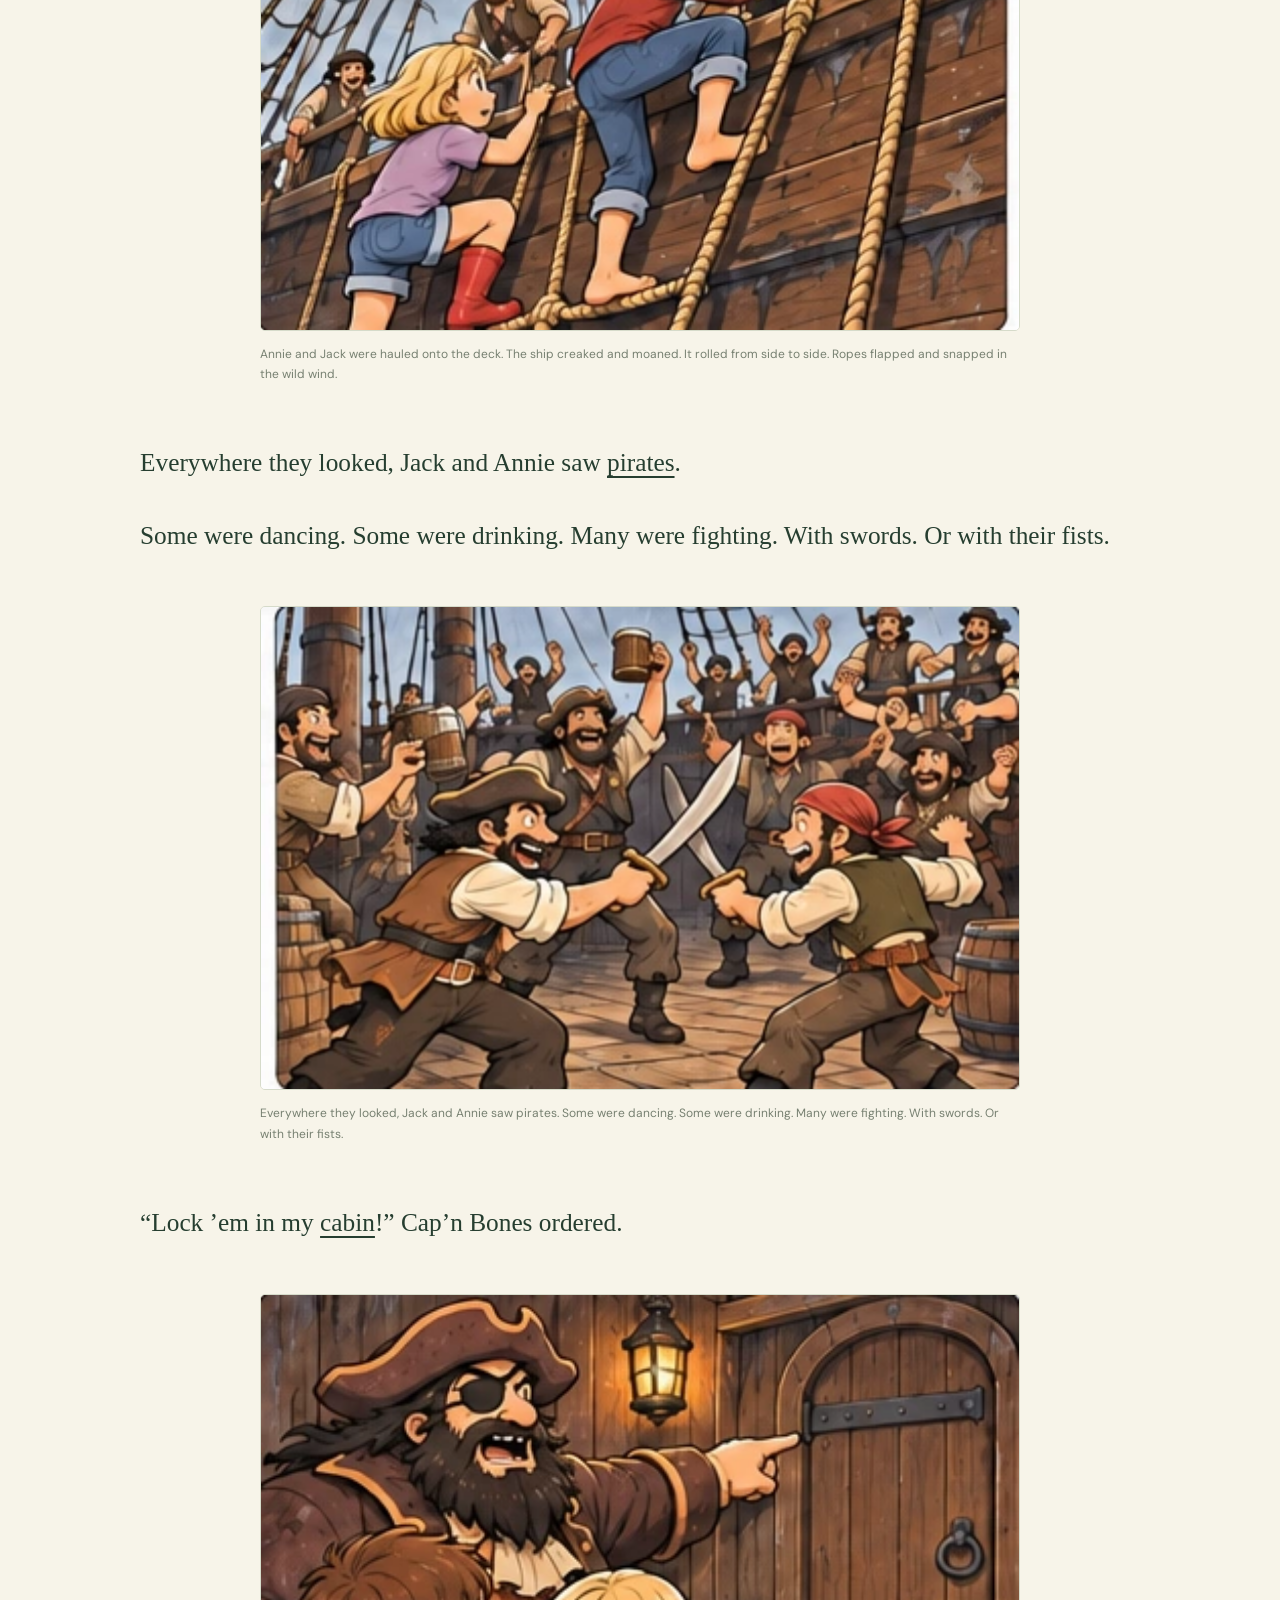
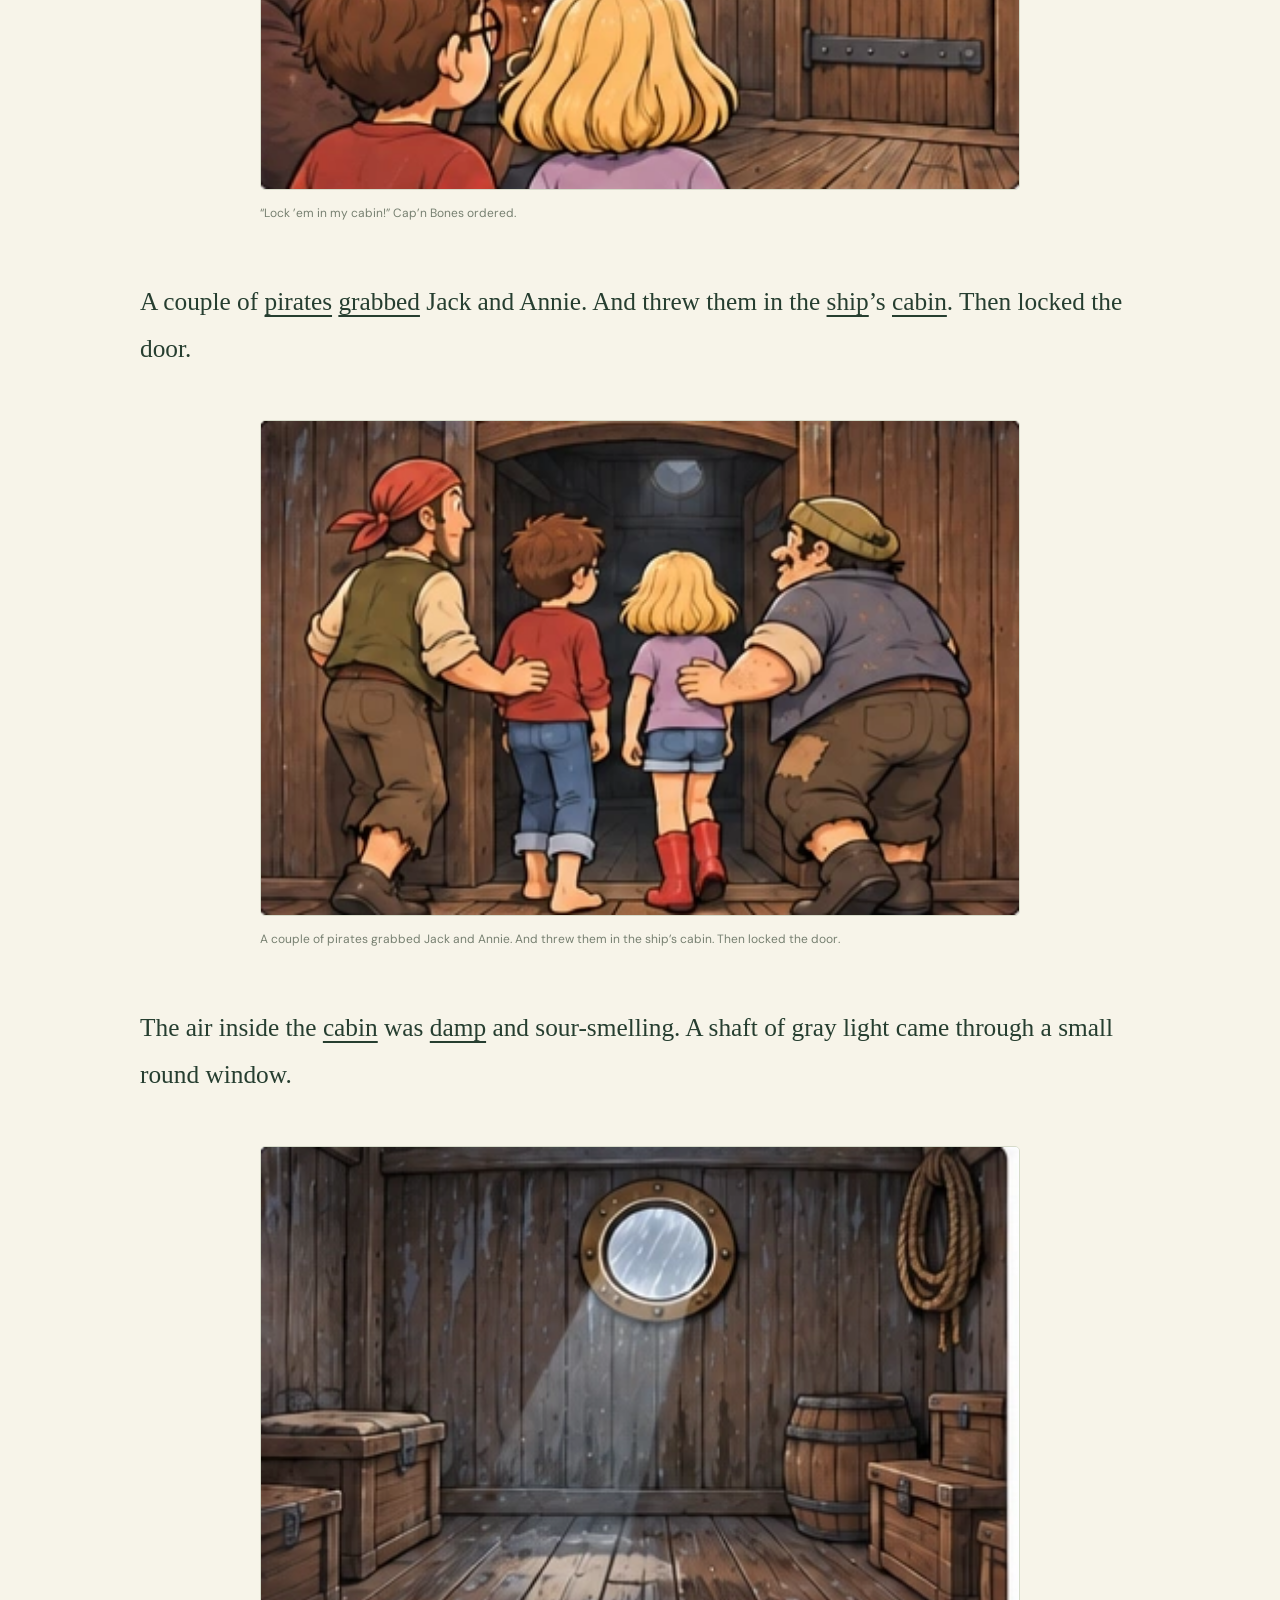
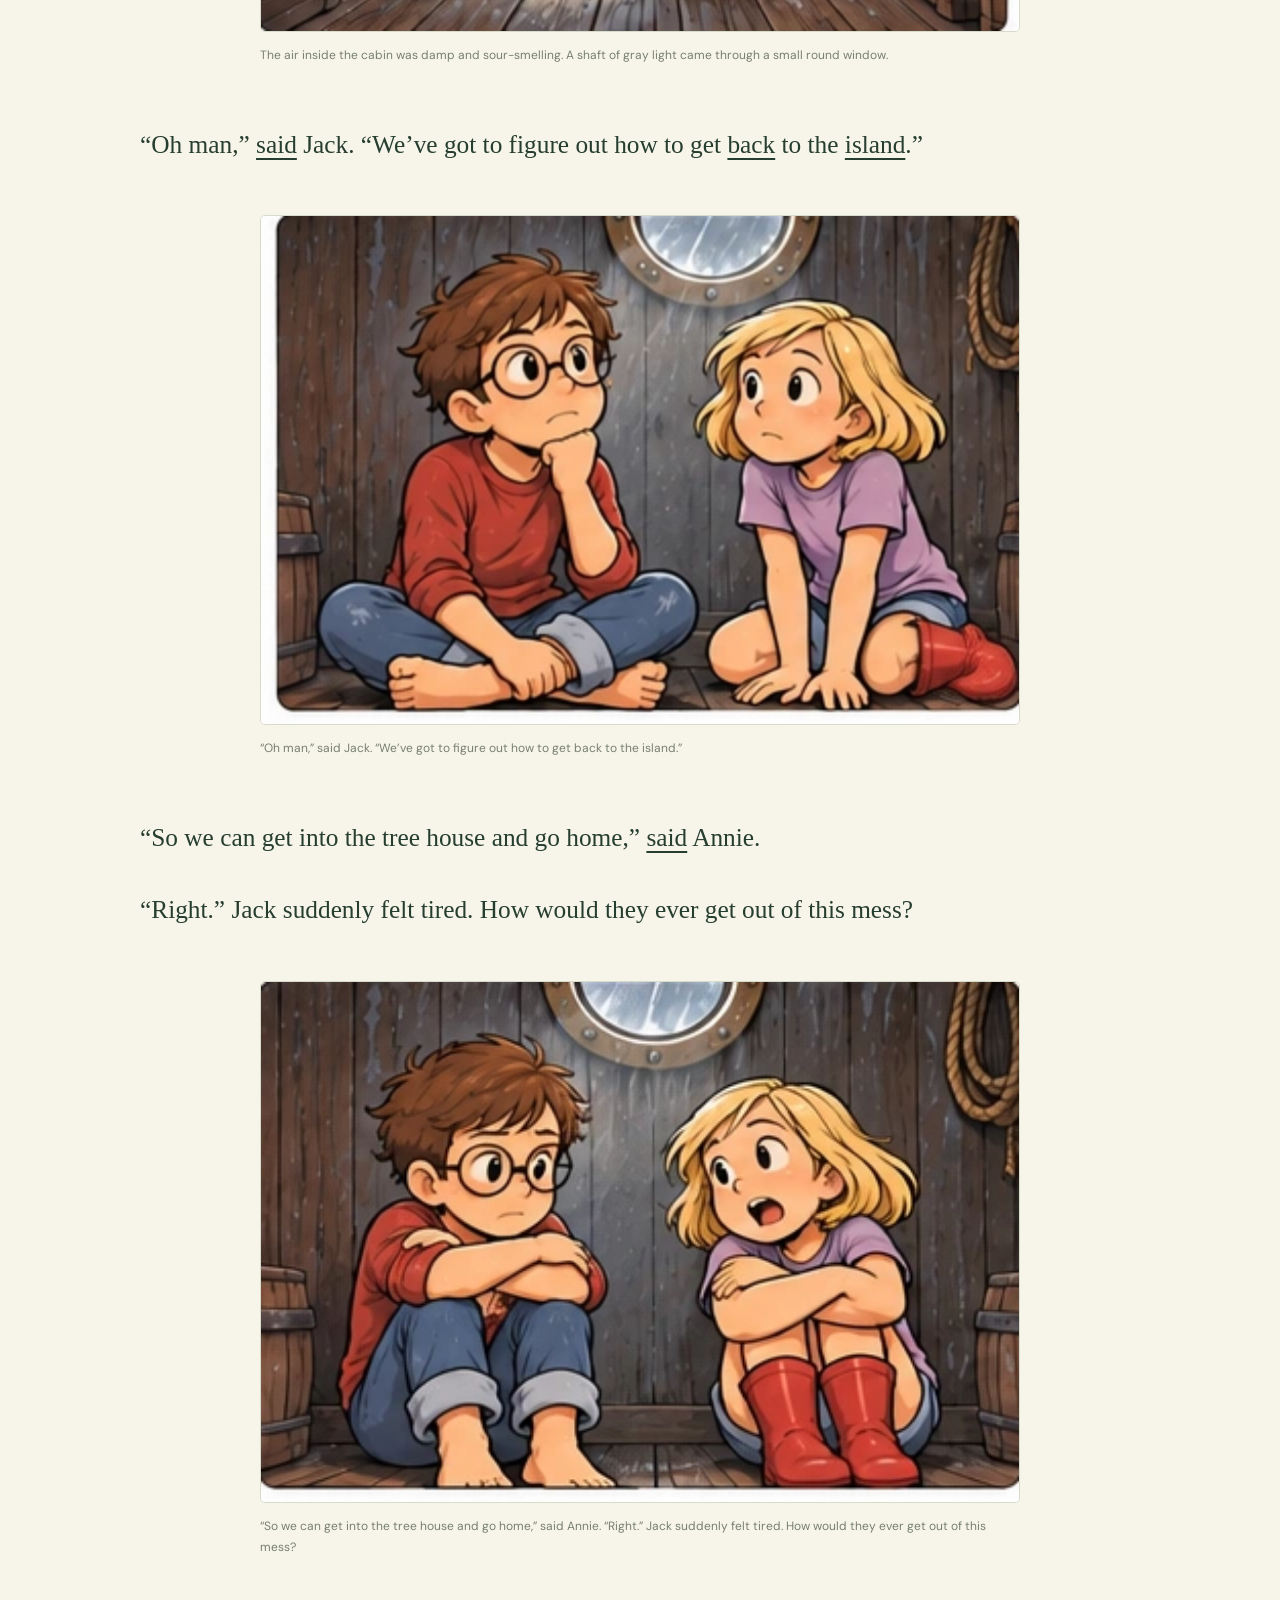
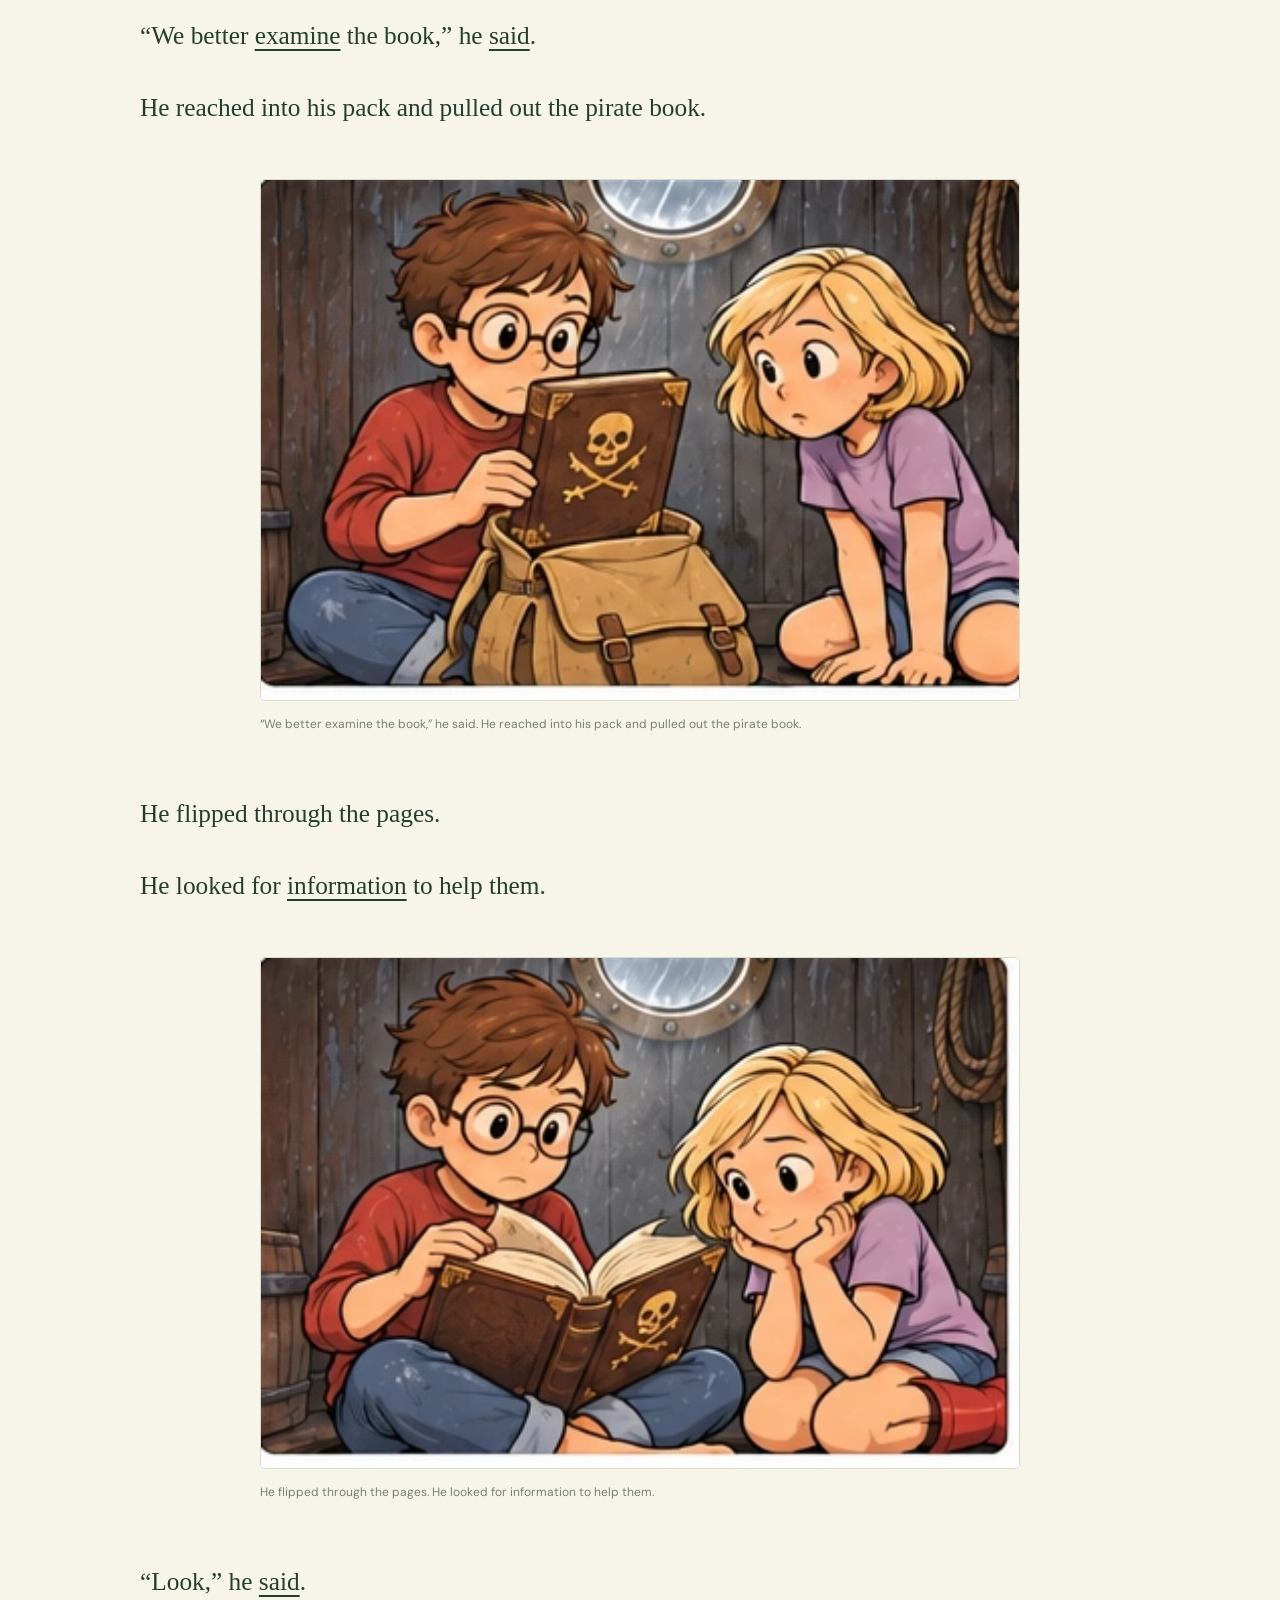
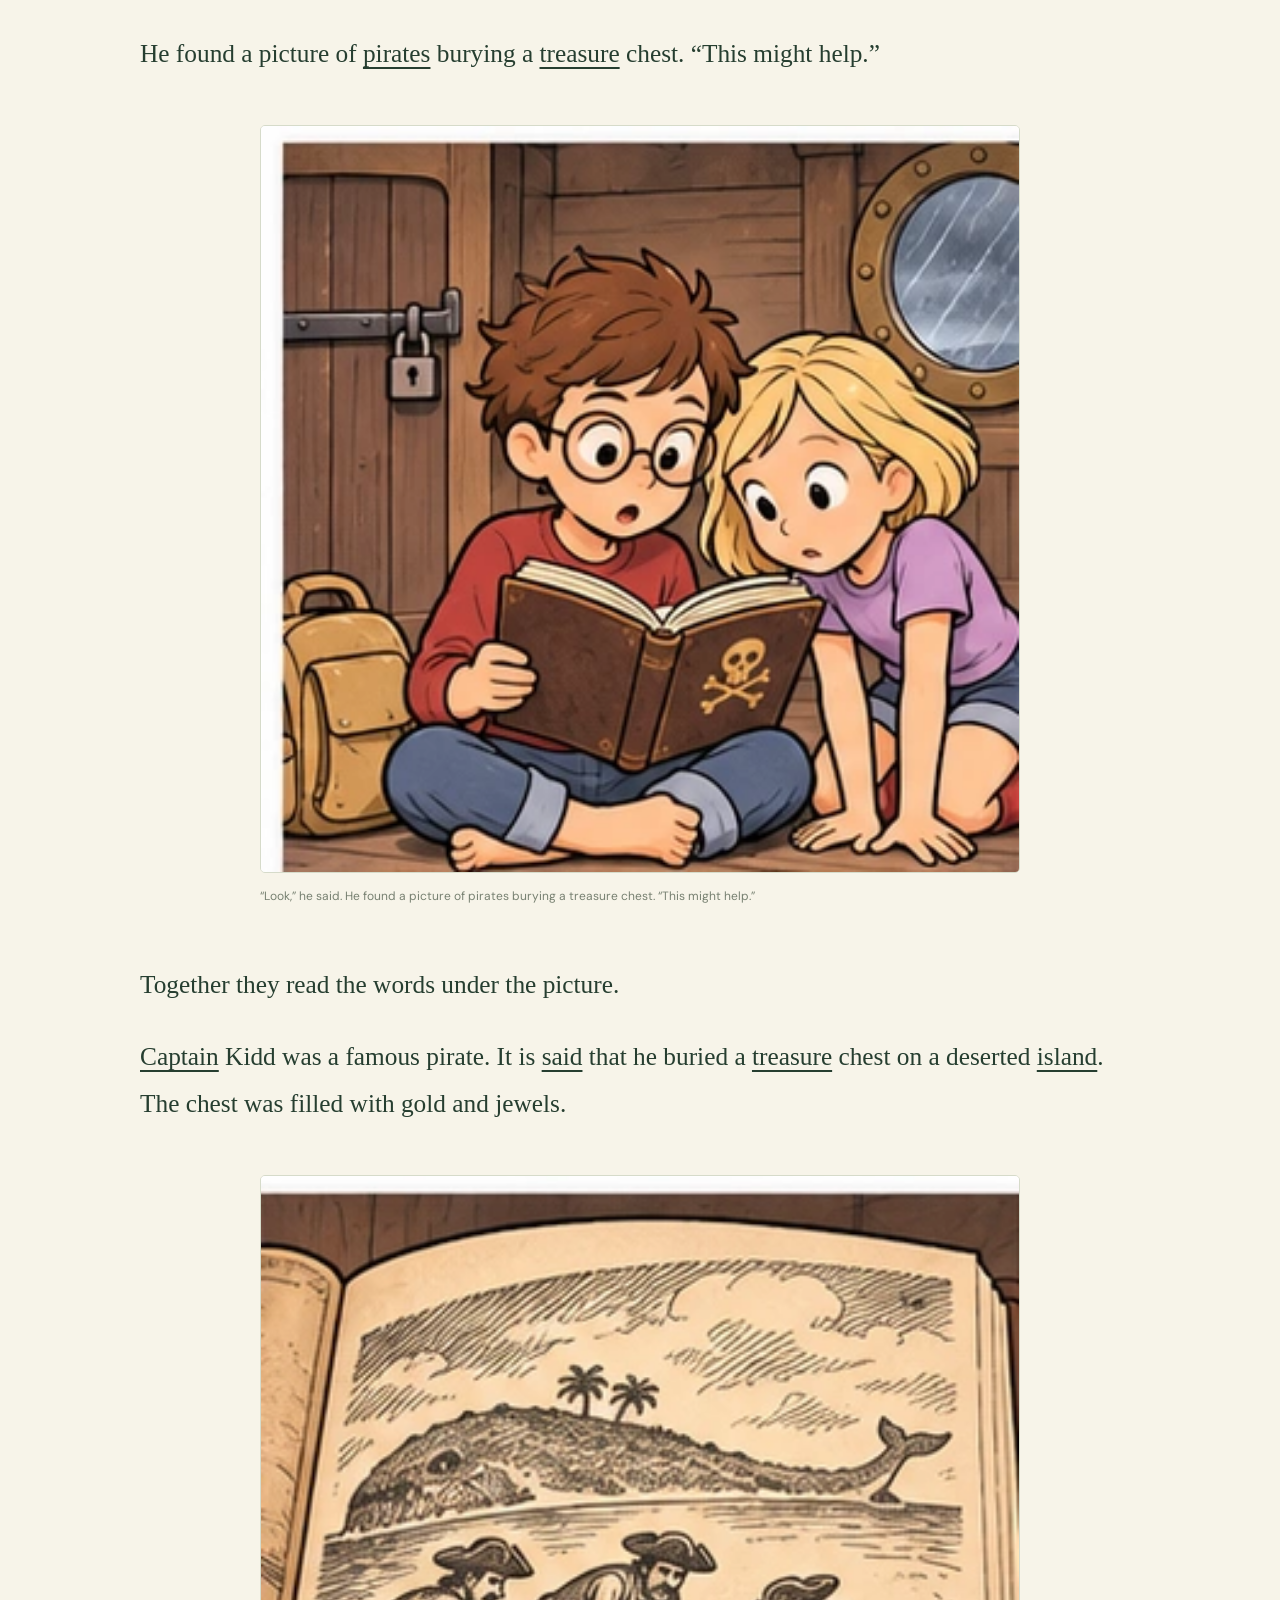
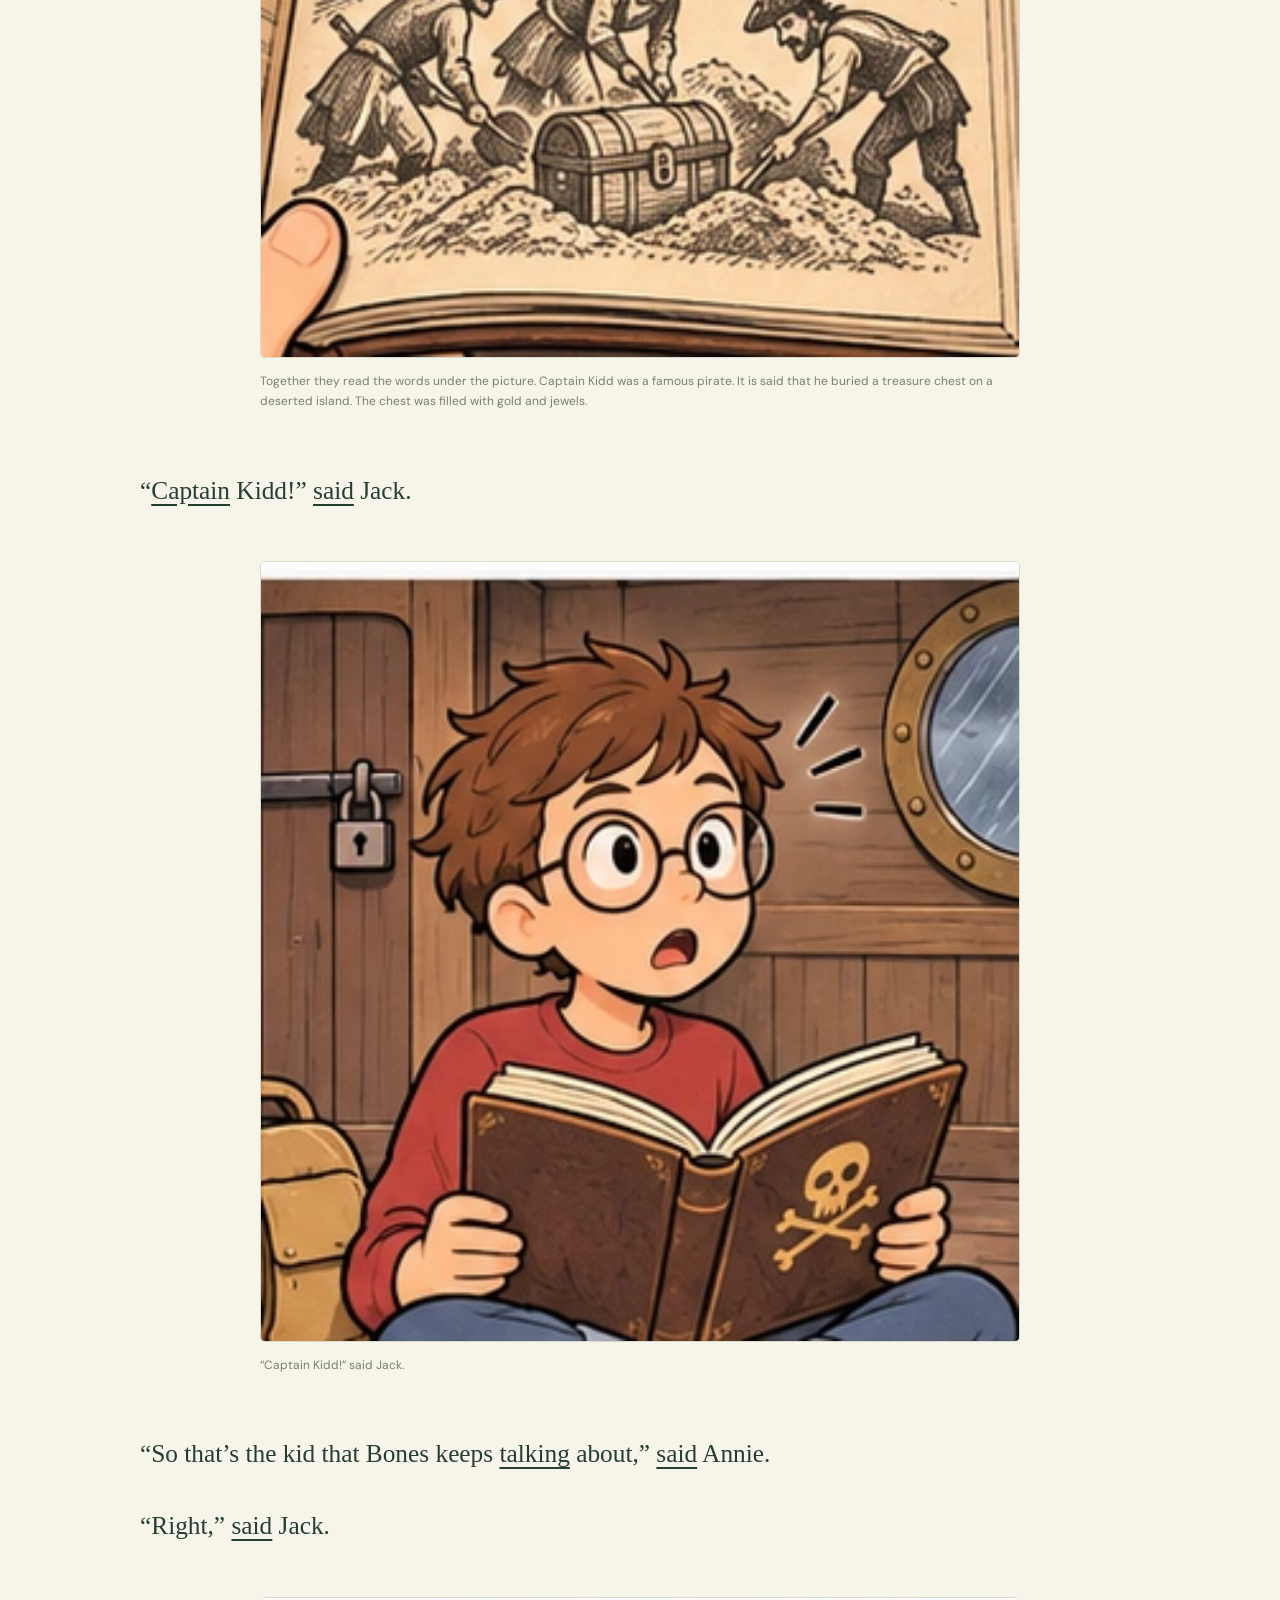
<file: part-06-01.html>
<!DOCTYPE html>

<html data-story-id="mth04-reading-room" lang="ko"><head><meta charset="utf-8"/><meta content="width=device-width,initial-scale=1,viewport-fit=cover" name="viewport"/><meta content="#263e30" name="theme-color"/><meta content="한 페이지에서 만나는 이야기와 장면" name="description"/><title>Chapter 6 · Part 1 — The Whale’s Eye · Pirates Past Noon</title><link href="style.css?v=e98a9d8c6372" rel="stylesheet"/><script defer="" src="app.js?v=e98a9d8c6372"></script><script defer="" src="pwa.js?v=e98a9d8c6372"></script><link href="manifest.webmanifest" rel="manifest"/><meta content="yes" name="mobile-web-app-capable"/><meta content="yes" name="apple-mobile-web-app-capable"/><meta content="Pirates Past Noon" name="apple-mobile-web-app-title"/><meta content="black-translucent" name="apple-mobile-web-app-status-bar-style"/><link href="assets/app-icon-180.png" rel="apple-touch-icon"/><link href="assets/app-icon-192.png" rel="icon" sizes="192x192" type="image/png"/><link href="learning.css" rel="stylesheet"/><script defer="" src="learning.js?v=pdf-vocab-20261123"></script></head>
<body><a class="skip" href="#part-p1">본문으로 이동</a><div aria-label="독서 도구" class="floating-reader" id="floating-reader" role="region"><details class="chapter-menu" id="chapter-menu"><summary>어디로 떠나 볼까요?<span aria-hidden="true">목차 ⌄</span></summary><nav aria-label="전체 이야기 목차" class="toc"><a href="part-01-01.html">Chapter 1 · Part 1 — Too Late!</a><a href="part-01-02.html">Chapter 1 · Part 2 — Too Late!</a><a href="part-02-01.html">Chapter 2 · Part 1 — The Bright Blue Sea</a><a href="part-03-01.html">Chapter 3 · Part 1 — Three Men in a Boat</a><a href="part-04-01.html">Chapter 4 · Part 1 — Vile Booty</a><a href="part-05-01.html">Chapter 5 · Part 1 — The Kid’s Treasure</a><a href="part-06-01.html">Chapter 6 · Part 1 — The Whale’s Eye</a><a href="part-07-01.html">Chapter 7 · Part 1 — Gale’s a-Blowin’</a><a href="part-08-01.html">Chapter 8 · Part 1 — Dig, Dogs, Dig</a><a href="part-08-02.html">Chapter 8 · Part 2 — Dig, Dogs, Dig</a><a href="part-09-01.html">Chapter 9 · Part 1 — The Mysterious M</a><a href="part-10-01.html">Chapter 10 · Part 1 — Treasure Again</a><a href="part-10-02.html">Chapter 10 · Part 2 — Treasure Again</a></nav></details><div class="reading-tools"><div><label for="font-size">글자 크기 <output for="font-size" id="font-value">19pt</output></label></div><div class="size-controls"><button aria-label="글자 크기 줄이기" id="smaller" type="button">A−</button><input aria-label="본문 글자 크기" id="font-size" max="50" min="14" step="1" type="range" value="19"/><button aria-label="글자 크기 늘리기" id="larger" type="button">A+</button></div></div></div>
<div class="shell"><header class="topbar"><a class="brand" href="#">READ<span>THE READING ROOM</span></a><button id="install-app" type="button">앱 설치</button><button aria-label="어두운 테마로 전환" id="theme" type="button">◐ <span>테마</span></button></header><main><div class="hero"><div class="hero-copy"><span class="eyebrow">OPEN A BOOK. FIND A WORLD.</span><h1 lang="en">Pirates Past Noon</h1><p class="hero-desc">한 페이지에서 만나는 이야기와 장면</p><a class="start" href="#part-p1">이야기 읽기 <span>↗</span></a><div class="stats"><span><b>10</b> CHAPTERS</span><span><b>374</b> ILLUSTRATIONS</span></div></div><div class="hero-art"><img alt="Jack watches the rain from his bedroom." height="306" src="assets/scene-0001.webp?v=e98a9d8c6372" width="304"/><span class="art-note">A little curiosity. A whole new world.</span></div></div><p class="reader-links"><a href="characters.html">등장인물 일관성 시트</a></p><article><h2>Chapter 6 · Part 1 — The Whale’s Eye</h2><p class="story-text" id="part-p1"><span class="sentence">The <button aria-expanded="false" class="vocab-word" data-word="rowboat">rowboat</button> tossed from side to side. The waves were huge. Salty spray stung Jack’s eyes. He felt seasick.</span></p><figure><a href="assets/scene-0177.webp?v=e98a9d8c6372" rel="noopener" target="_blank"><img alt="The rowboat tossed from side to side. The waves were huge. Salty spray stung Jack’s eyes. He felt seasick." height="249" loading="lazy" src="assets/scene-0177.webp?v=e98a9d8c6372" width="379"/></a><figcaption>The rowboat tossed from side to side. The waves were huge. Salty spray stung Jack’s eyes. He felt seasick.</figcaption></figure><p class="story-text" id="part-p2"><span class="sentence">“Hold ’er steady!” <button aria-expanded="false" class="vocab-word" data-word="shouted">shouted</button> Cap’n Bones.</span></p><figure><a href="assets/scene-0178.webp?v=e98a9d8c6372" rel="noopener" target="_blank"><img alt="“Hold ’er steady!” shouted Cap’n Bones." height="249" loading="lazy" src="assets/scene-0178.webp?v=e98a9d8c6372" width="371"/></a><figcaption>“Hold ’er steady!” shouted Cap’n Bones.</figcaption></figure><p class="story-text" id="part-p3"><span class="sentence">He <button aria-expanded="false" class="vocab-word" data-word="pointed">pointed</button> at the sea. “Or we’ll be meat for those evil brutes!”</span></p><figure><a href="assets/scene-0179.webp?v=e98a9d8c6372" rel="noopener" target="_blank"><img alt="He pointed at the sea. “Or we’ll be meat for those evil brutes!”" height="249" loading="lazy" src="assets/scene-0179.webp?v=e98a9d8c6372" width="371"/></a><figcaption>He pointed at the sea. “Or we’ll be meat for those evil brutes!”</figcaption></figure><p class="story-text" id="part-p4"><span class="sentence">Dark fins cut through the water. <button aria-expanded="false" class="vocab-word" data-word="sharks">Sharks</button>. One zoomed right by the boat. Jack could have reached out and touched it.</span></p><figure><a href="assets/scene-0180.webp?v=e98a9d8c6372" rel="noopener" target="_blank"><img alt="Dark fins cut through the water. Sharks. One zoomed right by the boat. Jack could have reached out and touched it." height="249" loading="lazy" src="assets/scene-0180.webp?v=e98a9d8c6372" width="378"/></a><figcaption>Dark fins cut through the water. Sharks. One zoomed right by the boat. Jack could have reached out and touched it.</figcaption></figure><p class="story-text" id="part-p5"><span class="sentence">He shuddered.</span></p><p class="story-text" id="part-p6"><span class="sentence">Soon the <button aria-expanded="false" class="vocab-word" data-word="rowboat">rowboat</button> pulled alongside the <button aria-expanded="false" class="vocab-word" data-word="ship" type="button">ship</button>.</span></p><figure><a href="assets/scene-0181.webp?v=e98a9d8c6372" rel="noopener" target="_blank"><img alt="He shuddered. Soon the rowboat pulled alongside the ship." height="242" loading="lazy" src="assets/scene-0181.webp?v=e98a9d8c6372" width="379"/></a><figcaption>He shuddered. Soon the rowboat pulled alongside the ship.</figcaption></figure><p class="story-text" id="part-p7"><span class="sentence">The air was filled with wild fiddle music and <button aria-expanded="false" class="vocab-word" data-word="bagpipes" type="button">bagpipes</button> playing. And Jack heard jeers, shouts, and ugly laughter.</span></p><figure><a href="assets/scene-0182.webp?v=e98a9d8c6372" rel="noopener" target="_blank"><img alt="The air was filled with wild fiddle music and bagpipes playing. And Jack heard jeers, shouts, and ugly laughter." height="242" loading="lazy" src="assets/scene-0182.webp?v=e98a9d8c6372" width="371"/></a><figcaption>The air was filled with wild fiddle music and bagpipes playing. And Jack heard jeers, shouts, and ugly laughter.</figcaption></figure><p class="story-text" id="part-p8"><span class="sentence">“Hoist ’em aboard!” Cap’n Bones <button aria-expanded="false" class="vocab-word" data-word="shouted">shouted</button> to his men.</span></p><figure><a href="assets/scene-0183.webp?v=e98a9d8c6372" rel="noopener" target="_blank"><img alt="“Hoist ’em aboard!” Cap’n Bones shouted to his men." height="242" loading="lazy" src="assets/scene-0183.webp?v=e98a9d8c6372" width="370"/></a><figcaption>“Hoist ’em aboard!” Cap’n Bones shouted to his men.</figcaption></figure><p class="story-text" id="part-p9"><span class="sentence">Annie and Jack were hauled onto the deck.</span></p><p class="story-text" id="part-p10"><span class="sentence">The <button aria-expanded="false" class="vocab-word" data-word="ship" type="button">ship</button> creaked and moaned. It rolled from side to side. Ropes flapped and snapped in the wild wind.</span></p><figure><a href="assets/scene-0184.webp?v=e98a9d8c6372" rel="noopener" target="_blank"><img alt="Annie and Jack were hauled onto the deck. The ship creaked and moaned. It rolled from side to side. Ropes flapped and snapped in the wild wind." height="242" loading="lazy" src="assets/scene-0184.webp?v=e98a9d8c6372" width="377"/></a><figcaption>Annie and Jack were hauled onto the deck. The ship creaked and moaned. It rolled from side to side. Ropes flapped and snapped in the wild wind.</figcaption></figure><p class="story-text" id="part-p11"><span class="sentence">Everywhere they looked, Jack and Annie saw <button aria-expanded="false" class="vocab-word" data-word="pirates">pirates</button>.</span></p><p class="story-text" id="part-p12"><span class="sentence">Some were dancing. Some were drinking. Many were fighting. With swords. Or with their fists.</span></p><figure><a href="assets/scene-0185.webp?v=e98a9d8c6372" rel="noopener" target="_blank"><img alt="Everywhere they looked, Jack and Annie saw pirates. Some were dancing. Some were drinking. Many were fighting. With swords. Or with their fists." height="241" loading="lazy" src="assets/scene-0185.webp?v=e98a9d8c6372" width="379"/></a><figcaption>Everywhere they looked, Jack and Annie saw pirates. Some were dancing. Some were drinking. Many were fighting. With swords. Or with their fists.</figcaption></figure><p class="story-text" id="part-p13"><span class="sentence">“Lock ’em in my <button aria-expanded="false" class="vocab-word" data-word="cabin" type="button">cabin</button>!” Cap’n Bones ordered.</span></p><figure><a href="assets/scene-0186.webp?v=e98a9d8c6372" rel="noopener" target="_blank"><img alt="“Lock ’em in my cabin!” Cap’n Bones ordered." height="241" loading="lazy" src="assets/scene-0186.webp?v=e98a9d8c6372" width="370"/></a><figcaption>“Lock ’em in my cabin!” Cap’n Bones ordered.</figcaption></figure><p class="story-text" id="part-p14"><span class="sentence">A couple of <button aria-expanded="false" class="vocab-word" data-word="pirates">pirates</button> <button aria-expanded="false" class="vocab-word" data-word="grabbed">grabbed</button> Jack and Annie. And threw them in the <button aria-expanded="false" class="vocab-word" data-word="ship" type="button">ship</button>’s <button aria-expanded="false" class="vocab-word" data-word="cabin" type="button">cabin</button>. Then locked the door.</span></p><figure><a href="assets/scene-0187.webp?v=e98a9d8c6372" rel="noopener" target="_blank"><img alt="A couple of pirates grabbed Jack and Annie. And threw them in the ship’s cabin. Then locked the door." height="241" loading="lazy" src="assets/scene-0187.webp?v=e98a9d8c6372" width="370"/></a><figcaption>A couple of pirates grabbed Jack and Annie. And threw them in the ship’s cabin. Then locked the door.</figcaption></figure><p class="story-text" id="part-p15"><span class="sentence">The air inside the <button aria-expanded="false" class="vocab-word" data-word="cabin" type="button">cabin</button> was <button aria-expanded="false" class="vocab-word" data-word="damp" type="button">damp</button> and sour-smelling. A shaft of gray light came through a small round window.</span></p><figure><a href="assets/scene-0188.webp?v=e98a9d8c6372" rel="noopener" target="_blank"><img alt="The air inside the cabin was damp and sour-smelling. A shaft of gray light came through a small round window." height="241" loading="lazy" src="assets/scene-0188.webp?v=e98a9d8c6372" width="377"/></a><figcaption>The air inside the cabin was damp and sour-smelling. A shaft of gray light came through a small round window.</figcaption></figure><p class="story-text" id="part-p16"><span class="sentence">“Oh man,” <button aria-expanded="false" class="vocab-word" data-word="said" type="button">said</button> Jack. “We’ve got to figure out how to get <button aria-expanded="false" class="vocab-word" data-definition="Toward a previous place or position." data-ko="돌아가다 / 뒤로" data-word="back" type="button">back</button> to the <button aria-expanded="false" class="vocab-word" data-word="island">island</button>.”</span></p><figure><a href="assets/scene-0189.webp?v=e98a9d8c6372" rel="noopener" target="_blank"><img alt="“Oh man,” said Jack. “We’ve got to figure out how to get back to the island.”" height="254" loading="lazy" src="assets/scene-0189.webp?v=e98a9d8c6372" width="379"/></a><figcaption>“Oh man,” said Jack. “We’ve got to figure out how to get back to the island.”</figcaption></figure><p class="story-text" id="part-p17"><span class="sentence">“So we can get into the tree house and go home,” <button aria-expanded="false" class="vocab-word" data-word="said" type="button">said</button> Annie.</span></p><p class="story-text" id="part-p18"><span class="sentence">“Right.” Jack suddenly felt tired. How would they ever get out of this mess?</span></p><figure><a href="assets/scene-0190.webp?v=e98a9d8c6372" rel="noopener" target="_blank"><img alt="“So we can get into the tree house and go home,” said Annie. “Right.” Jack suddenly felt tired. How would they ever get out of this mess?" height="254" loading="lazy" src="assets/scene-0190.webp?v=e98a9d8c6372" width="370"/></a><figcaption>“So we can get into the tree house and go home,” said Annie. “Right.” Jack suddenly felt tired. How would they ever get out of this mess?</figcaption></figure><p class="story-text" id="part-p19"><span class="sentence">“We better <button aria-expanded="false" class="vocab-word" data-word="examine" type="button">examine</button> the book,” he <button aria-expanded="false" class="vocab-word" data-word="said" type="button">said</button>.</span></p><p class="story-text" id="part-p20"><span class="sentence">He reached into his pack and pulled out the pirate book.</span></p><figure><a href="assets/scene-0191.webp?v=e98a9d8c6372" rel="noopener" target="_blank"><img alt="“We better examine the book,” he said. He reached into his pack and pulled out the pirate book." height="254" loading="lazy" src="assets/scene-0191.webp?v=e98a9d8c6372" width="370"/></a><figcaption>“We better examine the book,” he said. He reached into his pack and pulled out the pirate book.</figcaption></figure><p class="story-text" id="part-p21"><span class="sentence">He flipped through the pages.</span></p><p class="story-text" id="part-p22"><span class="sentence">He looked for <button aria-expanded="false" class="vocab-word" data-word="information" type="button">information</button> to help them.</span></p><figure><a href="assets/scene-0192.webp?v=e98a9d8c6372" rel="noopener" target="_blank"><img alt="He flipped through the pages. He looked for information to help them." height="254" loading="lazy" src="assets/scene-0192.webp?v=e98a9d8c6372" width="377"/></a><figcaption>He flipped through the pages. He looked for information to help them.</figcaption></figure><p class="story-text" id="part-p23"><span class="sentence">“Look,” he <button aria-expanded="false" class="vocab-word" data-word="said" type="button">said</button>.</span></p><p class="story-text" id="part-p24"><span class="sentence">He found a picture of <button aria-expanded="false" class="vocab-word" data-word="pirates">pirates</button> burying a <button aria-expanded="false" class="vocab-word" data-word="treasure">treasure</button> chest. “This might help.”</span></p><figure><a href="assets/scene-0193.webp?v=e98a9d8c6372" rel="noopener" target="_blank"><img alt="“Look,” he said. He found a picture of pirates burying a treasure chest. “This might help.”" height="306" loading="lazy" src="assets/scene-0193.webp?v=e98a9d8c6372" width="311"/></a><figcaption>“Look,” he said. He found a picture of pirates burying a treasure chest. “This might help.”</figcaption></figure><p class="story-text" id="part-p25"><span class="sentence">Together they read the words under the picture.</span></p><p class="story-text" id="part-p26"><span class="sentence"><button aria-expanded="false" class="vocab-word" data-word="captain">Captain</button> Kidd was a famous pirate. It is <button aria-expanded="false" class="vocab-word" data-word="said" type="button">said</button> that he buried a <button aria-expanded="false" class="vocab-word" data-word="treasure">treasure</button> chest on a deserted <button aria-expanded="false" class="vocab-word" data-word="island">island</button>. The chest was filled with gold and jewels.</span></p><figure><a href="assets/scene-0194.webp?v=e98a9d8c6372" rel="noopener" target="_blank"><img alt="Together they read the words under the picture. Captain Kidd was a famous pirate. It is said that he buried a treasure chest on a deserted island. The chest was filled with gold and jewels." height="306" loading="lazy" src="assets/scene-0194.webp?v=e98a9d8c6372" width="297"/></a><figcaption>Together they read the words under the picture. Captain Kidd was a famous pirate. It is said that he buried a treasure chest on a deserted island. The chest was filled with gold and jewels.</figcaption></figure><p class="story-text" id="part-p27"><span class="sentence">“<button aria-expanded="false" class="vocab-word" data-word="captain">Captain</button> Kidd!” <button aria-expanded="false" class="vocab-word" data-word="said" type="button">said</button> Jack.</span></p><figure><a href="assets/scene-0195.webp?v=e98a9d8c6372" rel="noopener" target="_blank"><img alt="“Captain Kidd!” said Jack." height="306" loading="lazy" src="assets/scene-0195.webp?v=e98a9d8c6372" width="298"/></a><figcaption>“Captain Kidd!” said Jack.</figcaption></figure><p class="story-text" id="part-p28"><span class="sentence">“So that’s the kid that Bones keeps <button aria-expanded="false" class="vocab-word" data-word="talking" type="button">talking</button> about,” <button aria-expanded="false" class="vocab-word" data-word="said" type="button">said</button> Annie.</span></p><p class="story-text" id="part-p29"><span class="sentence">“Right,” <button aria-expanded="false" class="vocab-word" data-word="said" type="button">said</button> Jack.</span></p><figure><a href="assets/scene-0196.webp?v=e98a9d8c6372" rel="noopener" target="_blank"><img alt="“So that’s the kid that Bones keeps talking about,” said Annie. “Right,” said Jack." height="306" loading="lazy" src="assets/scene-0196.webp?v=e98a9d8c6372" width="310"/></a><figcaption>“So that’s the kid that Bones keeps talking about,” said Annie. “Right,” said Jack.</figcaption></figure><p class="story-text" id="part-p30"><span class="sentence">Annie looked out the round window.</span></p><p class="story-text" id="part-p31"><span class="sentence">“And <button aria-expanded="false" class="vocab-word" data-word="captain">Captain</button> Kidd’s <button aria-expanded="false" class="vocab-word" data-word="treasure">treasure</button> is buried somewhere on the <button aria-expanded="false" class="vocab-word" data-word="island">island</button>,” she <button aria-expanded="false" class="vocab-word" data-word="said" type="button">said</button>.</span></p><figure><a href="assets/scene-0197.webp?v=e98a9d8c6372" rel="noopener" target="_blank"><img alt="Annie looked out the round window. “And Captain Kidd’s treasure is buried somewhere on the island,” she said." height="297" loading="lazy" src="assets/scene-0197.webp?v=e98a9d8c6372" width="311"/></a><figcaption>Annie looked out the round window. “And Captain Kidd’s treasure is buried somewhere on the island,” she said.</figcaption></figure><p class="story-text" id="part-p32"><span class="sentence">Jack took out his notebook and pencil. He wrote:</span></p><p class="story-text" id="part-p33"><span class="sentence"><button aria-expanded="false" class="vocab-word" data-word="captain">Captain</button> Kidd’s <button aria-expanded="false" class="vocab-word" data-word="treasure">treasure</button>
on <button aria-expanded="false" class="vocab-word" data-word="island">island</button></span></p><p class="story-text" id="part-p34"><span class="sentence">“Ja-ack,” Annie <button aria-expanded="false" class="vocab-word" data-word="said" type="button">said</button>.</span></p><figure><a href="assets/scene-0198.webp?v=e98a9d8c6372" rel="noopener" target="_blank"><img alt="Jack took out his notebook and pencil. He wrote: Captain Kidd’s treasure
on island “Ja-ack,” Annie said." height="297" loading="lazy" src="assets/scene-0198.webp?v=e98a9d8c6372" width="298"/></a><figcaption>Jack took out his notebook and pencil. He wrote: Captain Kidd’s treasure
on island “Ja-ack,” Annie said.</figcaption></figure><p class="story-text" id="part-p35"><span class="sentence">“Shhh, wait a minute,” he <button aria-expanded="false" class="vocab-word" data-word="said" type="button">said</button>. “I’m <button aria-expanded="false" class="vocab-word" data-word="thinking" type="button">thinking</button>.”</span></p><figure><a href="assets/scene-0199.webp?v=e98a9d8c6372" rel="noopener" target="_blank"><img alt="“Shhh, wait a minute,” he said. “I’m thinking.”" height="297" loading="lazy" src="assets/scene-0199.webp?v=e98a9d8c6372" width="297"/></a><figcaption>“Shhh, wait a minute,” he said. “I’m thinking.”</figcaption></figure><p class="story-text" id="part-p36"><span class="sentence">“<button aria-expanded="false" class="vocab-word" data-word="guess" type="button">Guess</button> what I see?” <button aria-expanded="false" class="vocab-word" data-word="said" type="button">said</button> Annie.</span></p><figure><a href="assets/scene-0200.webp?v=e98a9d8c6372" rel="noopener" target="_blank"><img alt="“Guess what I see?” said Annie." height="297" loading="lazy" src="assets/scene-0200.webp?v=e98a9d8c6372" width="310"/></a><figcaption>“Guess what I see?” said Annie.</figcaption></figure><p class="story-text" id="part-p37"><span class="sentence">“What?” Jack <button aria-expanded="false" class="vocab-word" data-word="asked" type="button">asked</button>. He looked <button aria-expanded="false" class="vocab-word" data-definition="Toward a previous place or position." data-ko="돌아가다 / 뒤로" data-word="back" type="button">back</button> at the book.</span></p><figure><a href="assets/scene-0201.webp?v=e98a9d8c6372" rel="noopener" target="_blank"><img alt="“What?” Jack asked. He looked back at the book." height="291" loading="lazy" src="assets/scene-0201.webp?v=e98a9d8c6372" width="312"/></a><figcaption>“What?” Jack asked. He looked back at the book.</figcaption></figure><p class="story-text" id="part-p38"><span class="sentence">“A <button aria-expanded="false" class="vocab-word" data-word="whale" type="button">whale</button>.”</span></p><p class="story-text" id="part-p39"><span class="sentence">“Neat,” he <button aria-expanded="false" class="vocab-word" data-word="said" type="button">said</button>. Then he <button aria-expanded="false" class="vocab-word" data-word="looked up" type="button">looked up</button>. “A <button aria-expanded="false" class="vocab-word" data-word="whale" type="button">whale</button>? Did you say … a <button aria-expanded="false" class="vocab-word" data-word="whale" type="button">whale</button>?”</span></p><figure><a href="assets/scene-0202.webp?v=e98a9d8c6372" rel="noopener" target="_blank"><img alt="“A whale.” “Neat,” he said. Then he looked up. “A whale? Did you say … a whale?”" height="291" loading="lazy" src="assets/scene-0202.webp?v=e98a9d8c6372" width="299"/></a><figcaption>“A whale.” “Neat,” he said. Then he looked up. “A whale? Did you say … a whale?”</figcaption></figure><p class="story-text" id="part-p40"><span class="sentence">“A <button aria-expanded="false" class="vocab-word" data-word="whale" type="button">whale</button>. A huge <button aria-expanded="false" class="vocab-word" data-word="whale" type="button">whale</button>. As big as a football field.”</span></p><figure><a href="assets/scene-0203.webp?v=e98a9d8c6372" rel="noopener" target="_blank"><img alt="“A whale. A huge whale. As big as a football field.”" height="291" loading="lazy" src="assets/scene-0203.webp?v=e98a9d8c6372" width="296"/></a><figcaption>“A whale. A huge whale. As big as a football field.”</figcaption></figure><p class="story-text" id="part-p41"><span class="sentence">Jack jumped up and looked out the window with her.</span></p><p class="story-text" id="part-p42"><span class="sentence">“<button aria-expanded="false" class="vocab-word" data-word="where" type="button">Where</button>?” Jack <button aria-expanded="false" class="vocab-word" data-word="asked" type="button">asked</button>. All he could see was the <button aria-expanded="false" class="vocab-word" data-word="island">island</button>. And stormy waves. And shark fins.</span></p><figure><a href="assets/scene-0204.webp?v=e98a9d8c6372" rel="noopener" target="_blank"><img alt="Jack jumped up and looked out the window with her. “Where?” Jack asked. All he could see was the island. And stormy waves. And shark fins." height="291" loading="lazy" src="assets/scene-0204.webp?v=e98a9d8c6372" width="311"/></a><figcaption>Jack jumped up and looked out the window with her. “Where?” Jack asked. All he could see was the island. And stormy waves. And shark fins.</figcaption></figure><p class="story-text" id="part-p43"><span class="sentence">“<button aria-expanded="false" class="vocab-word" data-word="there" type="button">There</button>!” <button aria-expanded="false" class="vocab-word" data-word="said" type="button">said</button> Annie.</span></p><figure><a href="assets/scene-0205.webp?v=e98a9d8c6372" rel="noopener" target="_blank"><img alt="“There!” said Annie." height="310" loading="lazy" src="assets/scene-0205.webp?v=e98a9d8c6372" width="311"/></a><figcaption>“There!” said Annie.</figcaption></figure><p class="story-text" id="part-p44"><span class="sentence">“<button aria-expanded="false" class="vocab-word" data-word="where" type="button">Where</button>? <button aria-expanded="false" class="vocab-word" data-word="where" type="button">Where</button>?”</span></p><figure><a href="assets/scene-0206.webp?v=e98a9d8c6372" rel="noopener" target="_blank"><img alt="“Where? Where?”" height="310" loading="lazy" src="assets/scene-0206.webp?v=e98a9d8c6372" width="297"/></a><figcaption>“Where? Where?”</figcaption></figure><p class="story-text" id="part-p45"><span class="sentence">“<button aria-expanded="false" class="vocab-word" data-word="there" type="button">There</button>! The <button aria-expanded="false" class="vocab-word" data-word="island">island</button> is shaped like a giant <button aria-expanded="false" class="vocab-word" data-word="whale" type="button">whale</button>!”</span></p><figure><a href="assets/scene-0207.webp?v=e98a9d8c6372" rel="noopener" target="_blank"><img alt="“There! The island is shaped like a giant whale!”" height="310" loading="lazy" src="assets/scene-0207.webp?v=e98a9d8c6372" width="295"/></a><figcaption>“There! The island is shaped like a giant whale!”</figcaption></figure><p class="story-text" id="part-p46"><span class="sentence">“Oh man,” <button aria-expanded="false" class="vocab-word" data-word="whispered">whispered</button> Jack. Now he could see it.</span></p><figure><a href="assets/scene-0208.webp?v=e98a9d8c6372" rel="noopener" target="_blank"><img alt="“Oh man,” whispered Jack. Now he could see it." height="310" loading="lazy" src="assets/scene-0208.webp?v=e98a9d8c6372" width="311"/></a><figcaption>“Oh man,” whispered Jack. Now he could see it.</figcaption></figure><p class="story-text" id="part-p47"><span class="sentence">“See the <button aria-expanded="false" class="vocab-word" data-word="whale" type="button">whale</button>’s <button aria-expanded="false" class="vocab-word" data-definition="The rear part of a person’s or animal’s body." data-ko="등" data-word="back" type="button">back</button>?” <button aria-expanded="false" class="vocab-word" data-word="said" type="button">said</button> Annie.</span></p><figure><a href="assets/scene-0209.webp?v=e98a9d8c6372" rel="noopener" target="_blank"><img alt="“See the whale’s back?” said Annie." height="248" loading="lazy" src="assets/scene-0209.webp?v=e98a9d8c6372" width="377"/></a><figcaption>“See the whale’s back?” said Annie.</figcaption></figure><p class="story-text" id="part-p48"><span class="sentence">“Yep.” The slope of the <button aria-expanded="false" class="vocab-word" data-word="island">island</button> looked like the <button aria-expanded="false" class="vocab-word" data-definition="The rear part of a person’s or animal’s body." data-ko="등" data-word="back" type="button">back</button> of a <button aria-expanded="false" class="vocab-word" data-word="whale" type="button">whale</button>.</span></p><figure><a href="assets/scene-0210.webp?v=e98a9d8c6372" rel="noopener" target="_blank"><img alt="“Yep.” The slope of the island looked like the back of a whale." height="248" loading="lazy" src="assets/scene-0210.webp?v=e98a9d8c6372" width="372"/></a><figcaption>“Yep.” The slope of the island looked like the back of a whale.</figcaption></figure><p class="story-text" id="part-p49"><span class="sentence">“See his <button aria-expanded="false" class="vocab-word" data-word="spout" type="button">spout</button>?” <button aria-expanded="false" class="vocab-word" data-word="said" type="button">said</button> Annie.</span></p><figure><a href="assets/scene-0211.webp?v=e98a9d8c6372" rel="noopener" target="_blank"><img alt="“See his spout?” said Annie." height="248" loading="lazy" src="assets/scene-0211.webp?v=e98a9d8c6372" width="372"/></a><figcaption>“See his spout?” said Annie.</figcaption></figure><p class="story-text" id="part-p50"><span class="sentence">“Yep.” The <button aria-expanded="false" class="vocab-word" data-word="palm tree" type="button">palm tree</button> that held the tree house looked like the <button aria-expanded="false" class="vocab-word" data-word="spout" type="button">spout</button> of the <button aria-expanded="false" class="vocab-word" data-word="whale" type="button">whale</button>.</span></p><figure><a href="assets/scene-0212.webp?v=e98a9d8c6372" rel="noopener" target="_blank"><img alt="“Yep.” The palm tree that held the tree house looked like the spout of the whale." height="248" loading="lazy" src="assets/scene-0212.webp?v=e98a9d8c6372" width="375"/></a><figcaption>“Yep.” The palm tree that held the tree house looked like the spout of the whale.</figcaption></figure><p class="story-text" id="part-p51"><span class="sentence">“See his <button aria-expanded="false" class="vocab-word" data-word="eye" type="button">eye</button>?” <button aria-expanded="false" class="vocab-word" data-word="said" type="button">said</button> Annie.</span></p><figure><a href="assets/scene-0213.webp?v=e98a9d8c6372" rel="noopener" target="_blank"><img alt="“See his eye?” said Annie." height="244" loading="lazy" src="assets/scene-0213.webp?v=e98a9d8c6372" width="377"/></a><figcaption>“See his eye?” said Annie.</figcaption></figure><p class="story-text" id="part-p52"><span class="sentence">“Yep.” A big black <button aria-expanded="false" class="vocab-word" data-word="rock" type="button">rock</button> looked like the <button aria-expanded="false" class="vocab-word" data-word="eye" type="button">eye</button> of the <button aria-expanded="false" class="vocab-word" data-word="whale" type="button">whale</button>.</span></p><figure><a href="assets/scene-0214.webp?v=e98a9d8c6372" rel="noopener" target="_blank"><img alt="“Yep.” A big black rock looked like the eye of the whale." height="244" loading="lazy" src="assets/scene-0214.webp?v=e98a9d8c6372" width="373"/></a><figcaption>“Yep.” A big black rock looked like the eye of the whale.</figcaption></figure><p class="story-text" id="part-p53"><span class="sentence">“The gold doth lie beneath the <button aria-expanded="false" class="vocab-word" data-word="whale" type="button">whale</button>’s <button aria-expanded="false" class="vocab-word" data-word="eye" type="button">eye</button>,” <button aria-expanded="false" class="vocab-word" data-word="whispered">whispered</button> Jack. “Wow.”</span></p><figure><a href="assets/scene-0215.webp?v=e98a9d8c6372" rel="noopener" target="_blank"><img alt="“The gold doth lie beneath the whale’s eye,” whispered Jack. “Wow.”" height="244" loading="lazy" src="assets/scene-0215.webp?v=e98a9d8c6372" width="371"/></a><figcaption>“The gold doth lie beneath the whale’s eye,” whispered Jack. “Wow.”</figcaption></figure></article><div class="end-note"><nav class="part-links"><a href="part-05-01.html">← 이전 파트</a><a href="index.html">전체 목차</a><a href="part-07-01.html">다음 파트 →</a></nav></div></main><footer>ILLUSTRATED READING ROOM<br/><small>제공된 원문 · AI 제작 삽화</small></footer></div>
<dialog aria-labelledby="install-title" id="install-help"><h2 id="install-title">내 독서 앱으로 설치하기</h2><p id="install-instructions"></p><p class="install-note">설치 후 홈 화면이나 바탕 화면의 앱 아이콘을 눌러 열어 주세요.</p><div class="install-buttons"><button hidden="" id="read-fullscreen" type="button">전체화면으로 읽기</button><form method="dialog"><button>닫기</button></form></div></dialog></body></html>
</file>
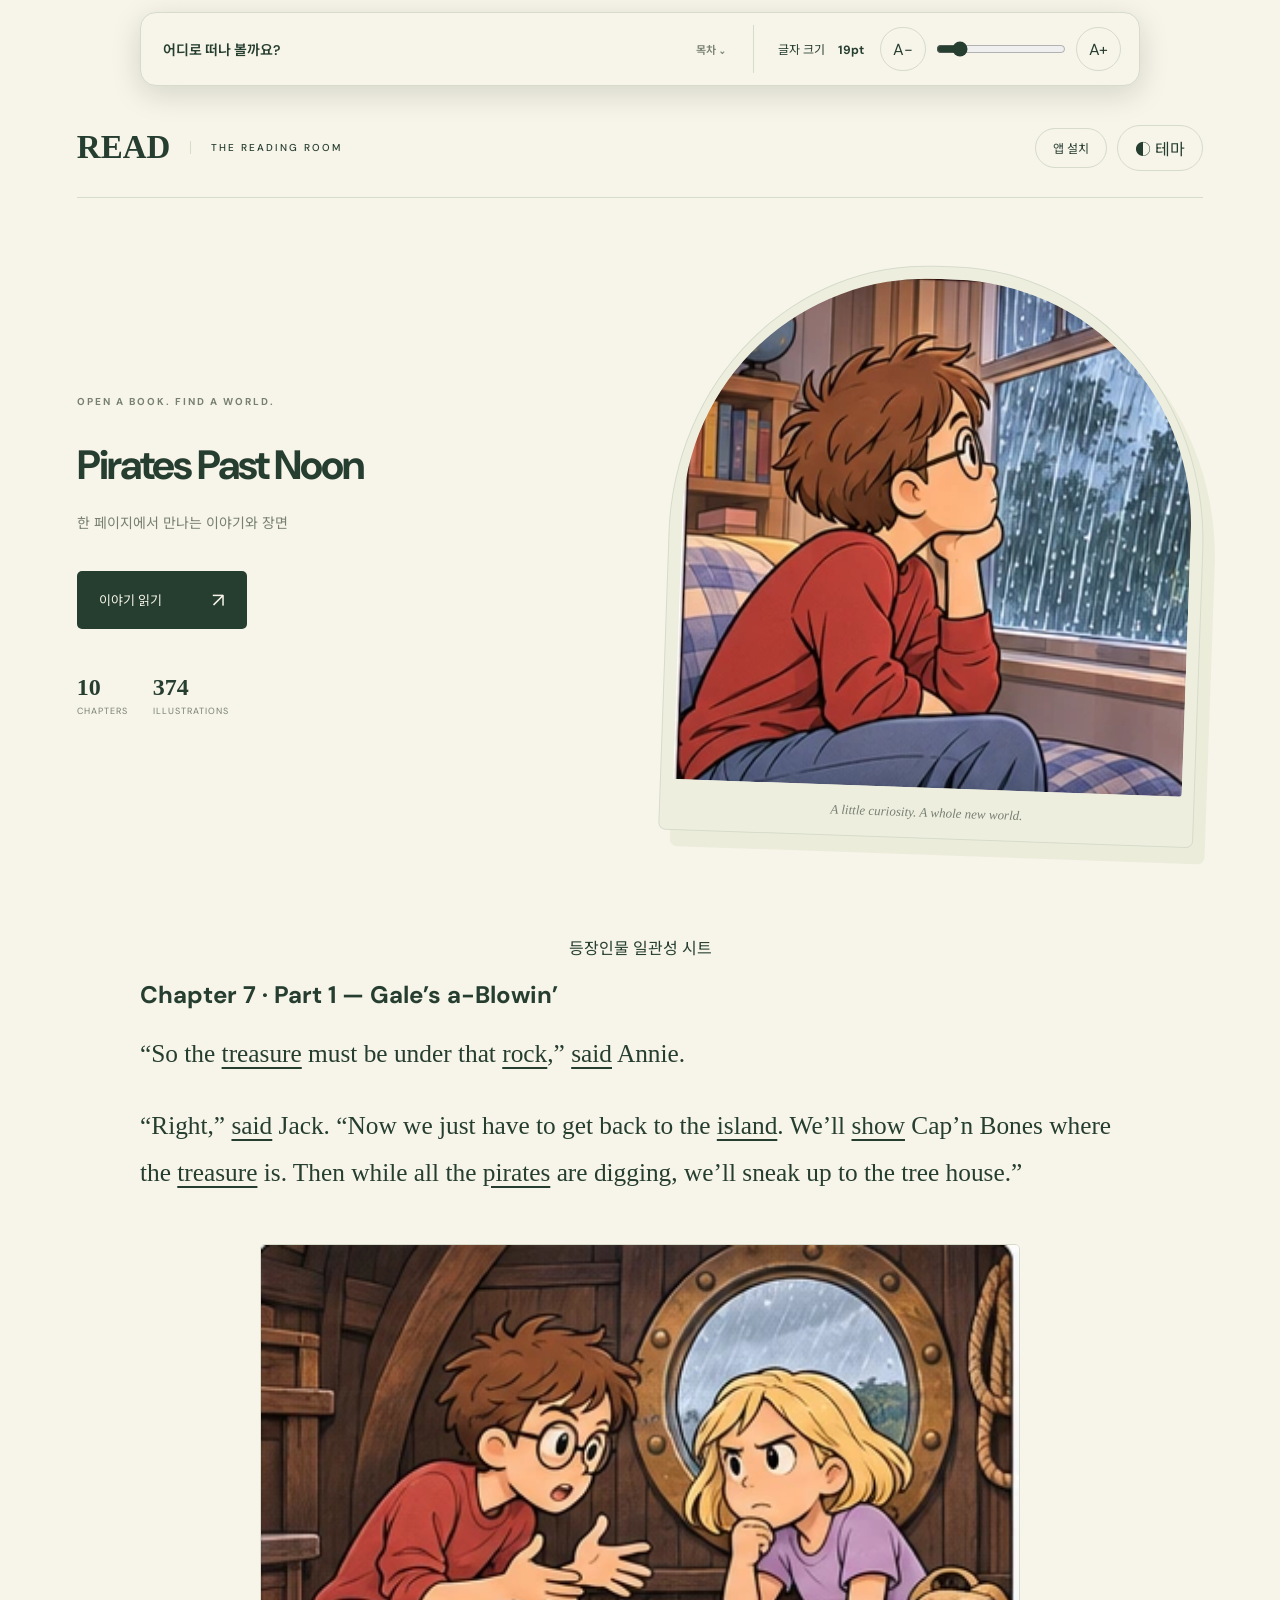
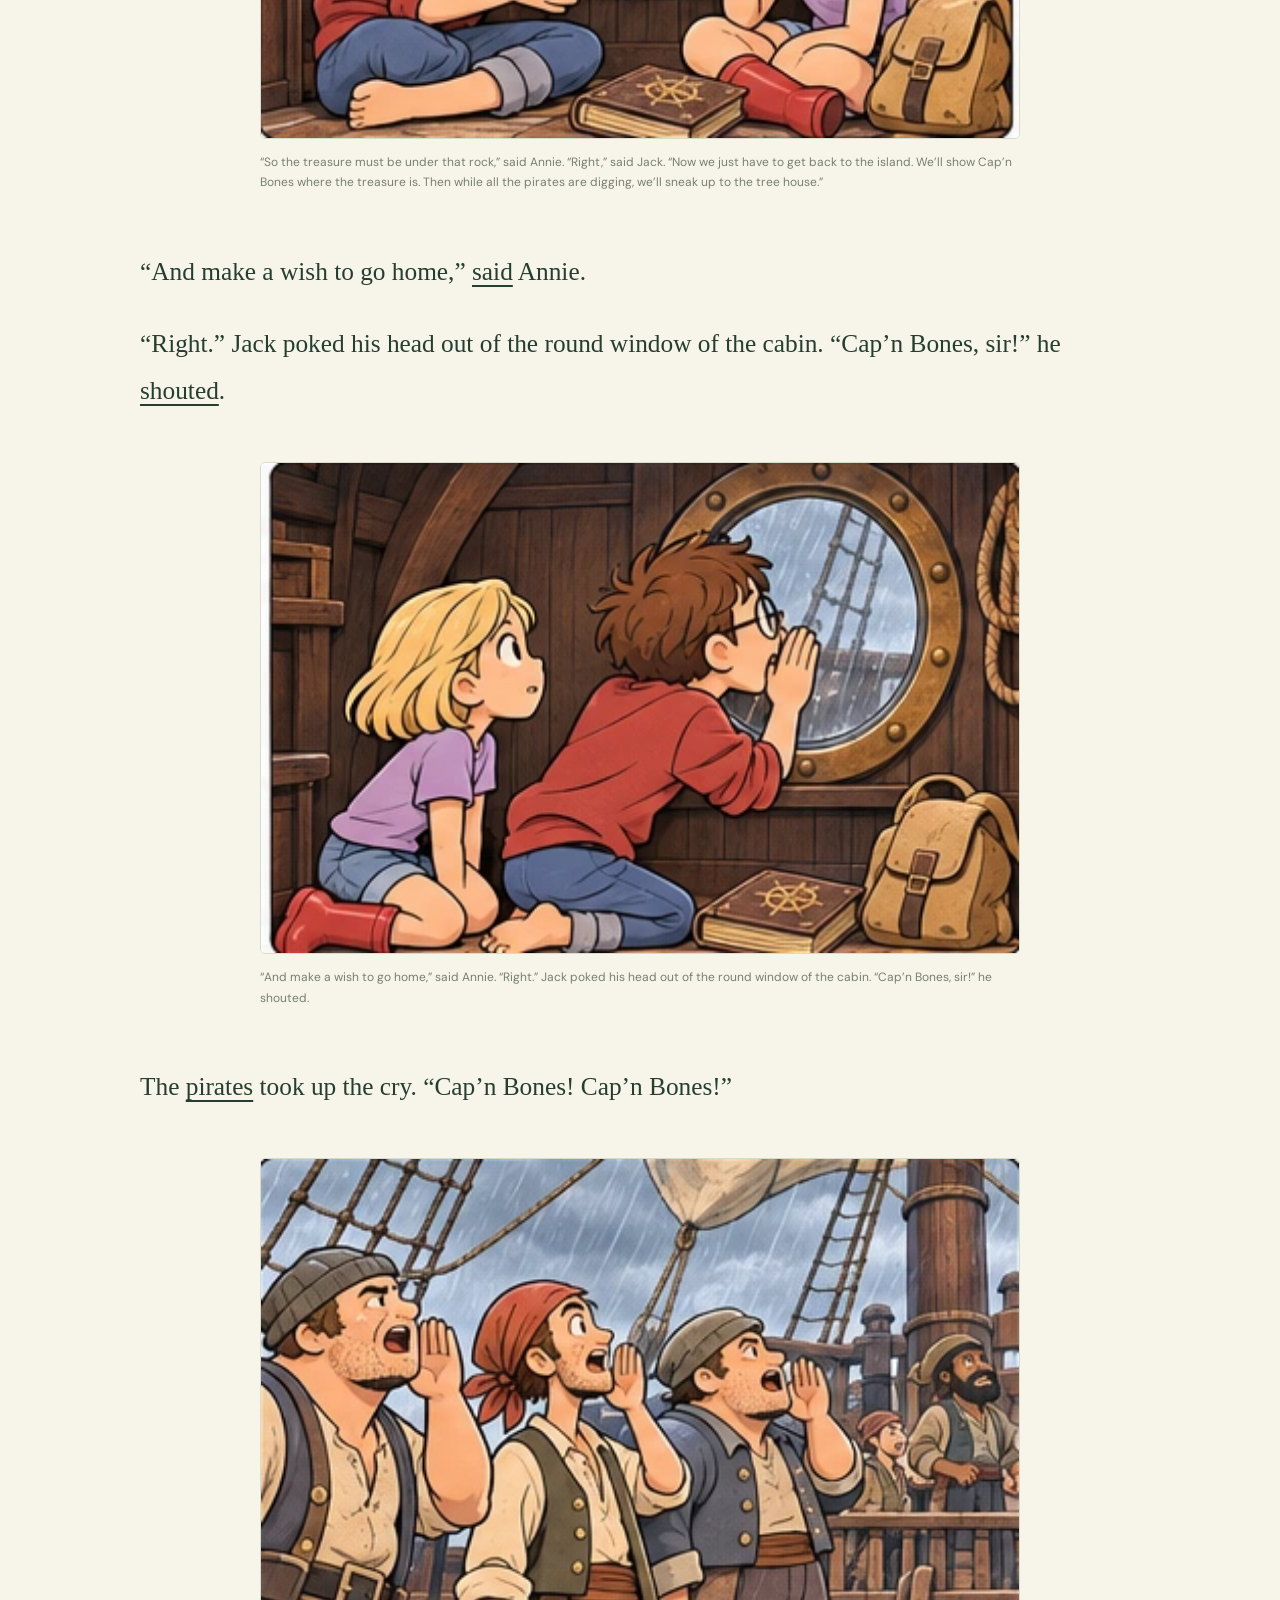
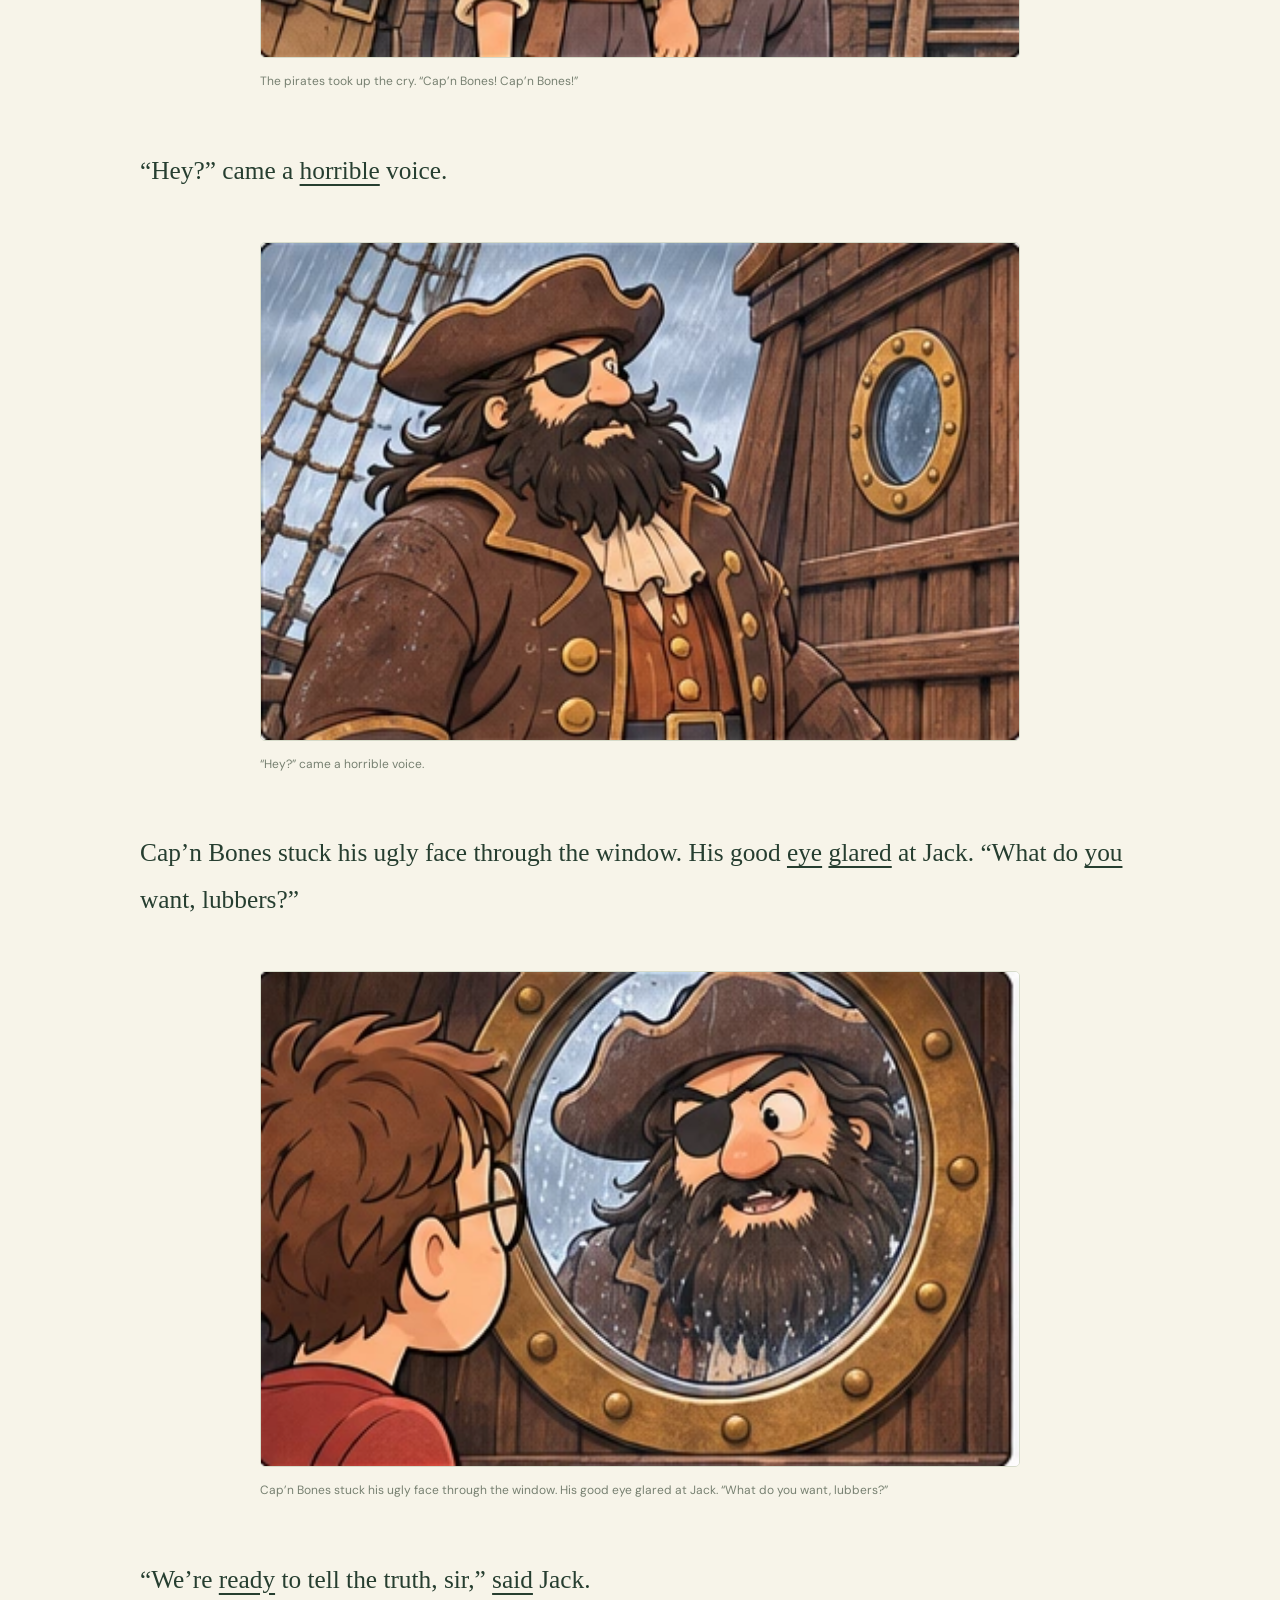
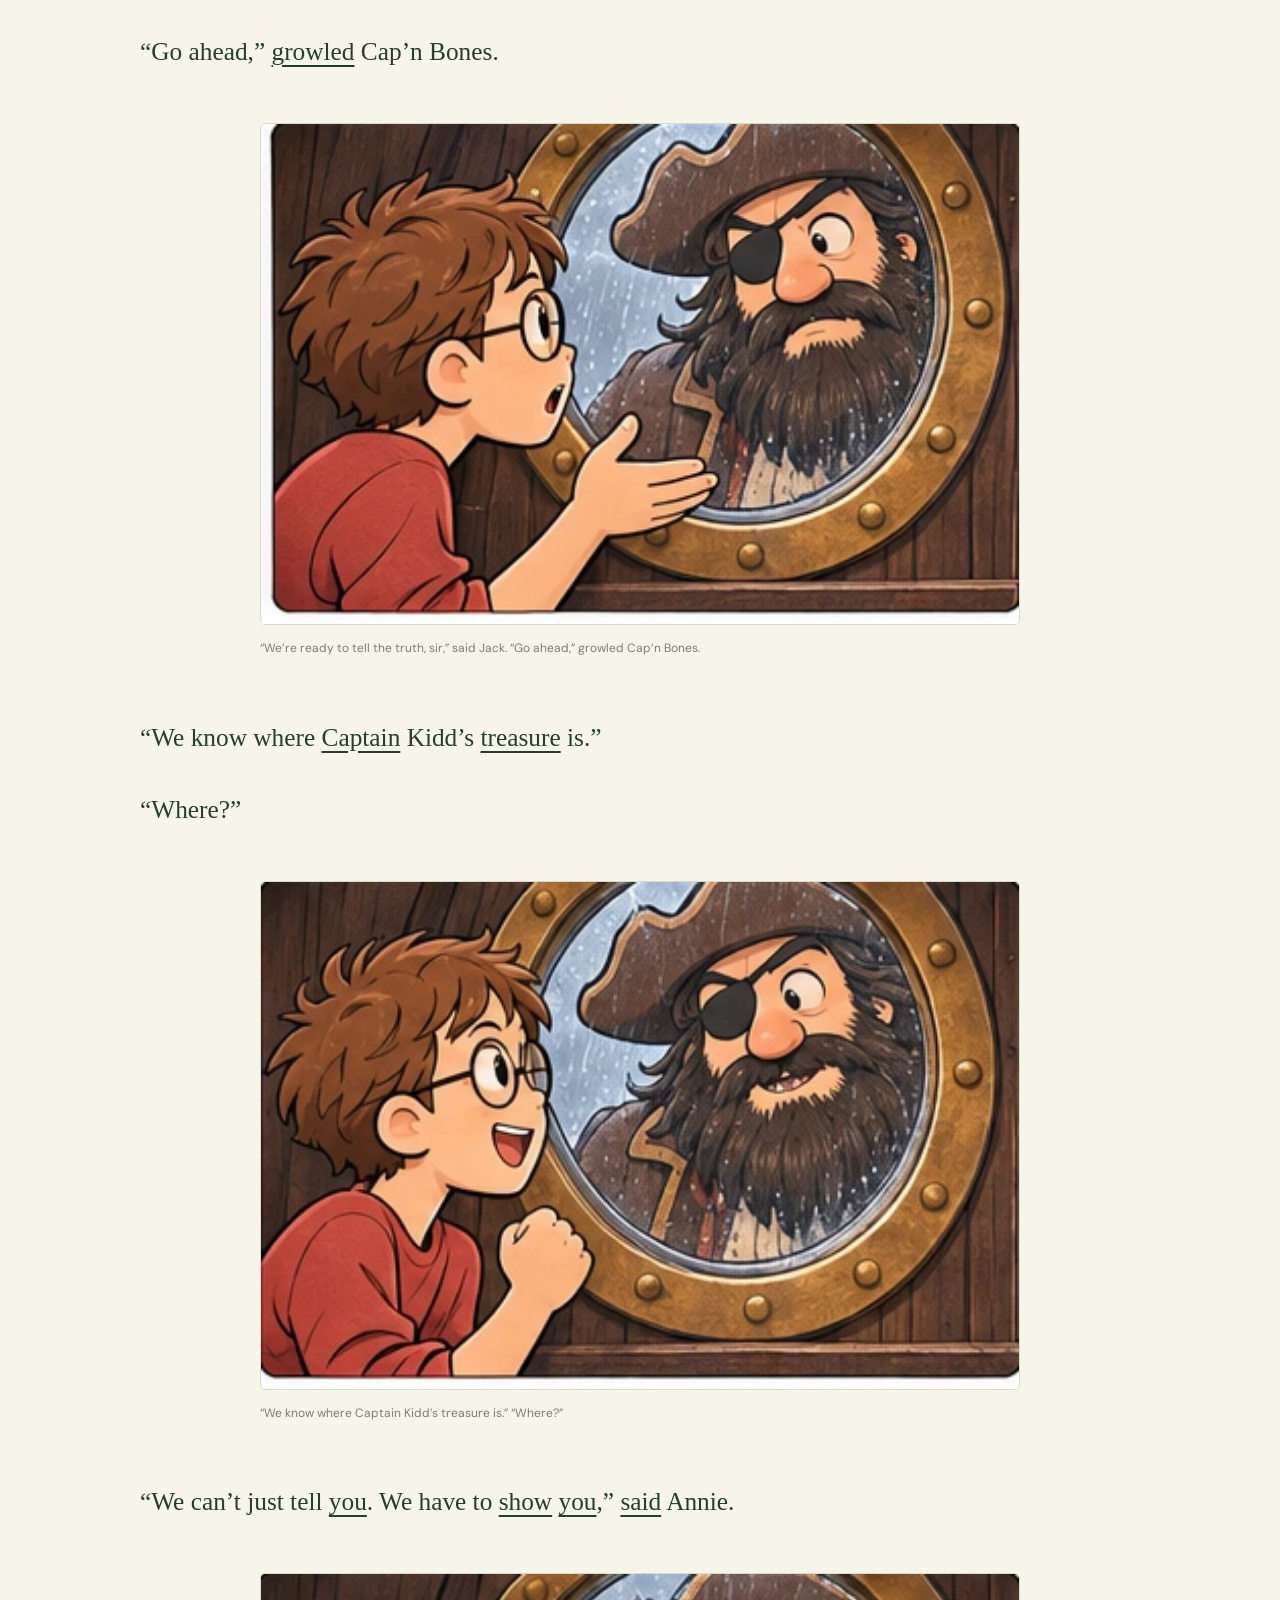
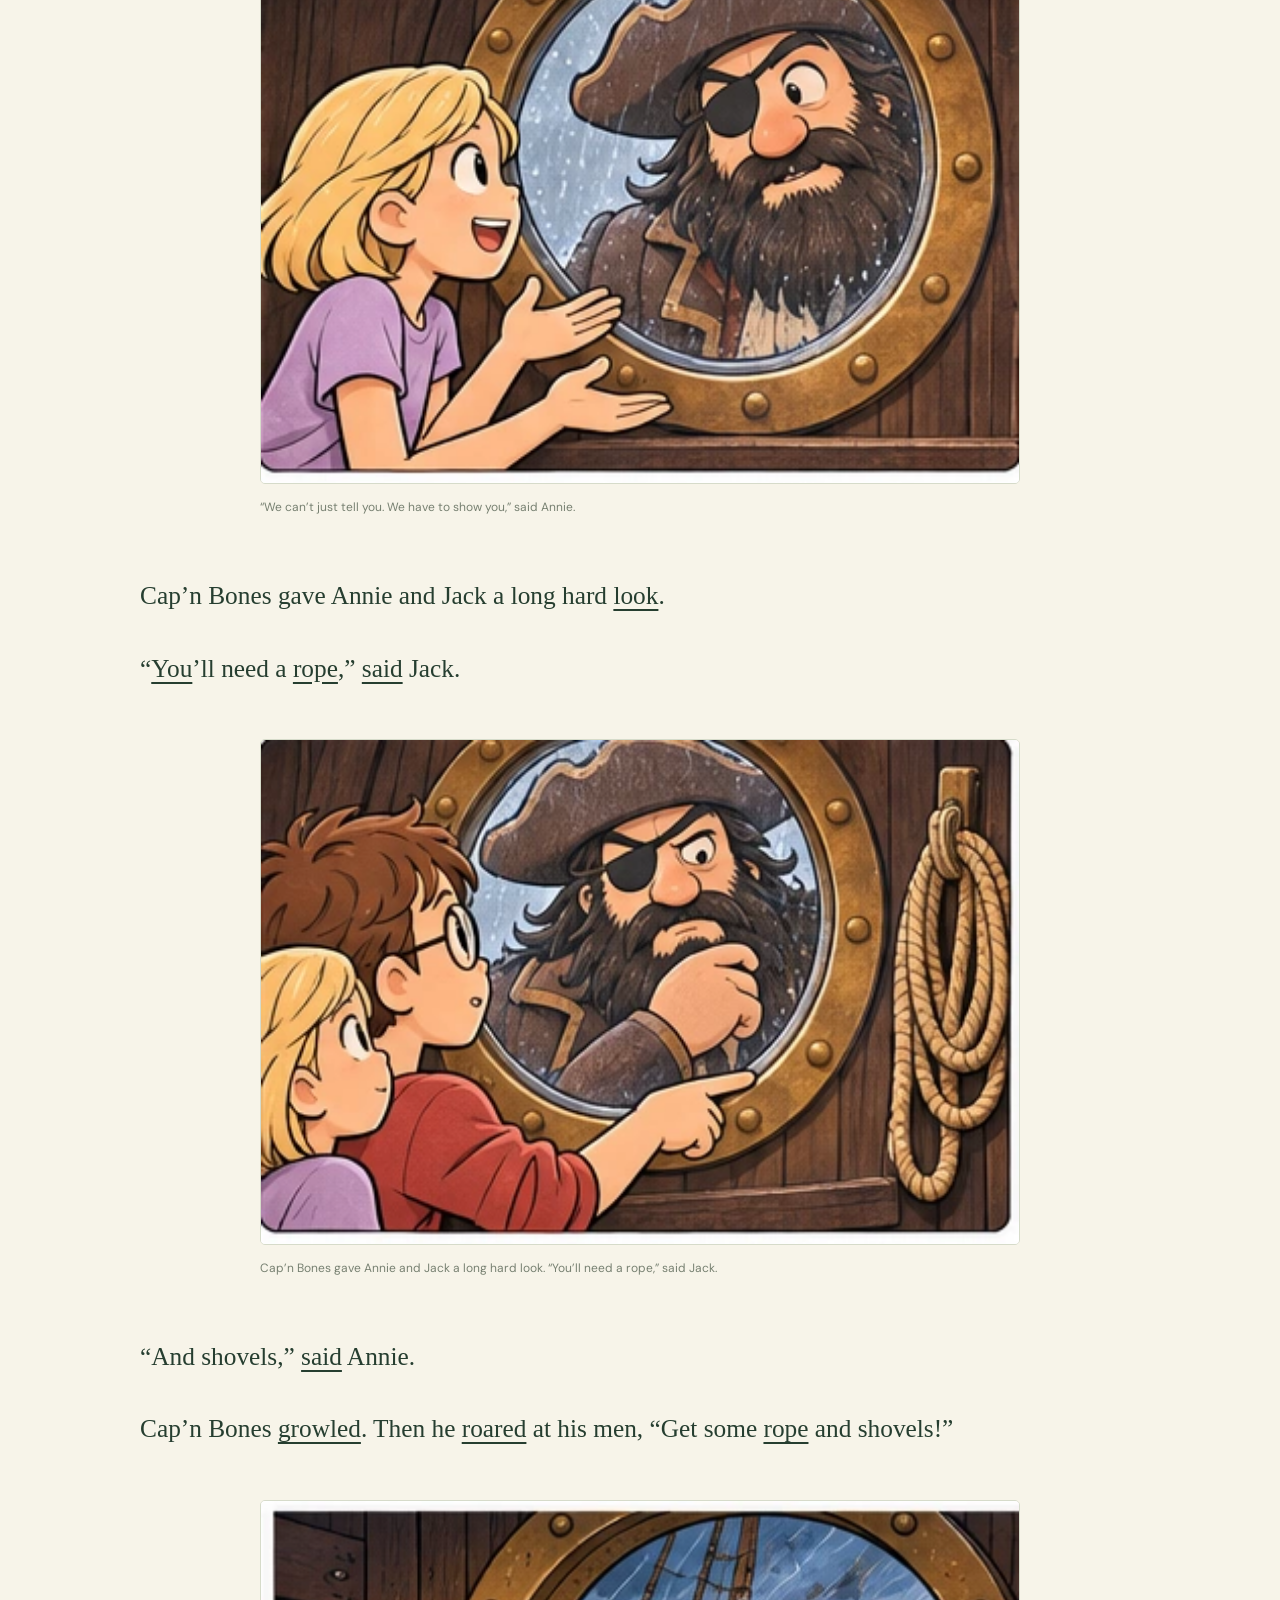
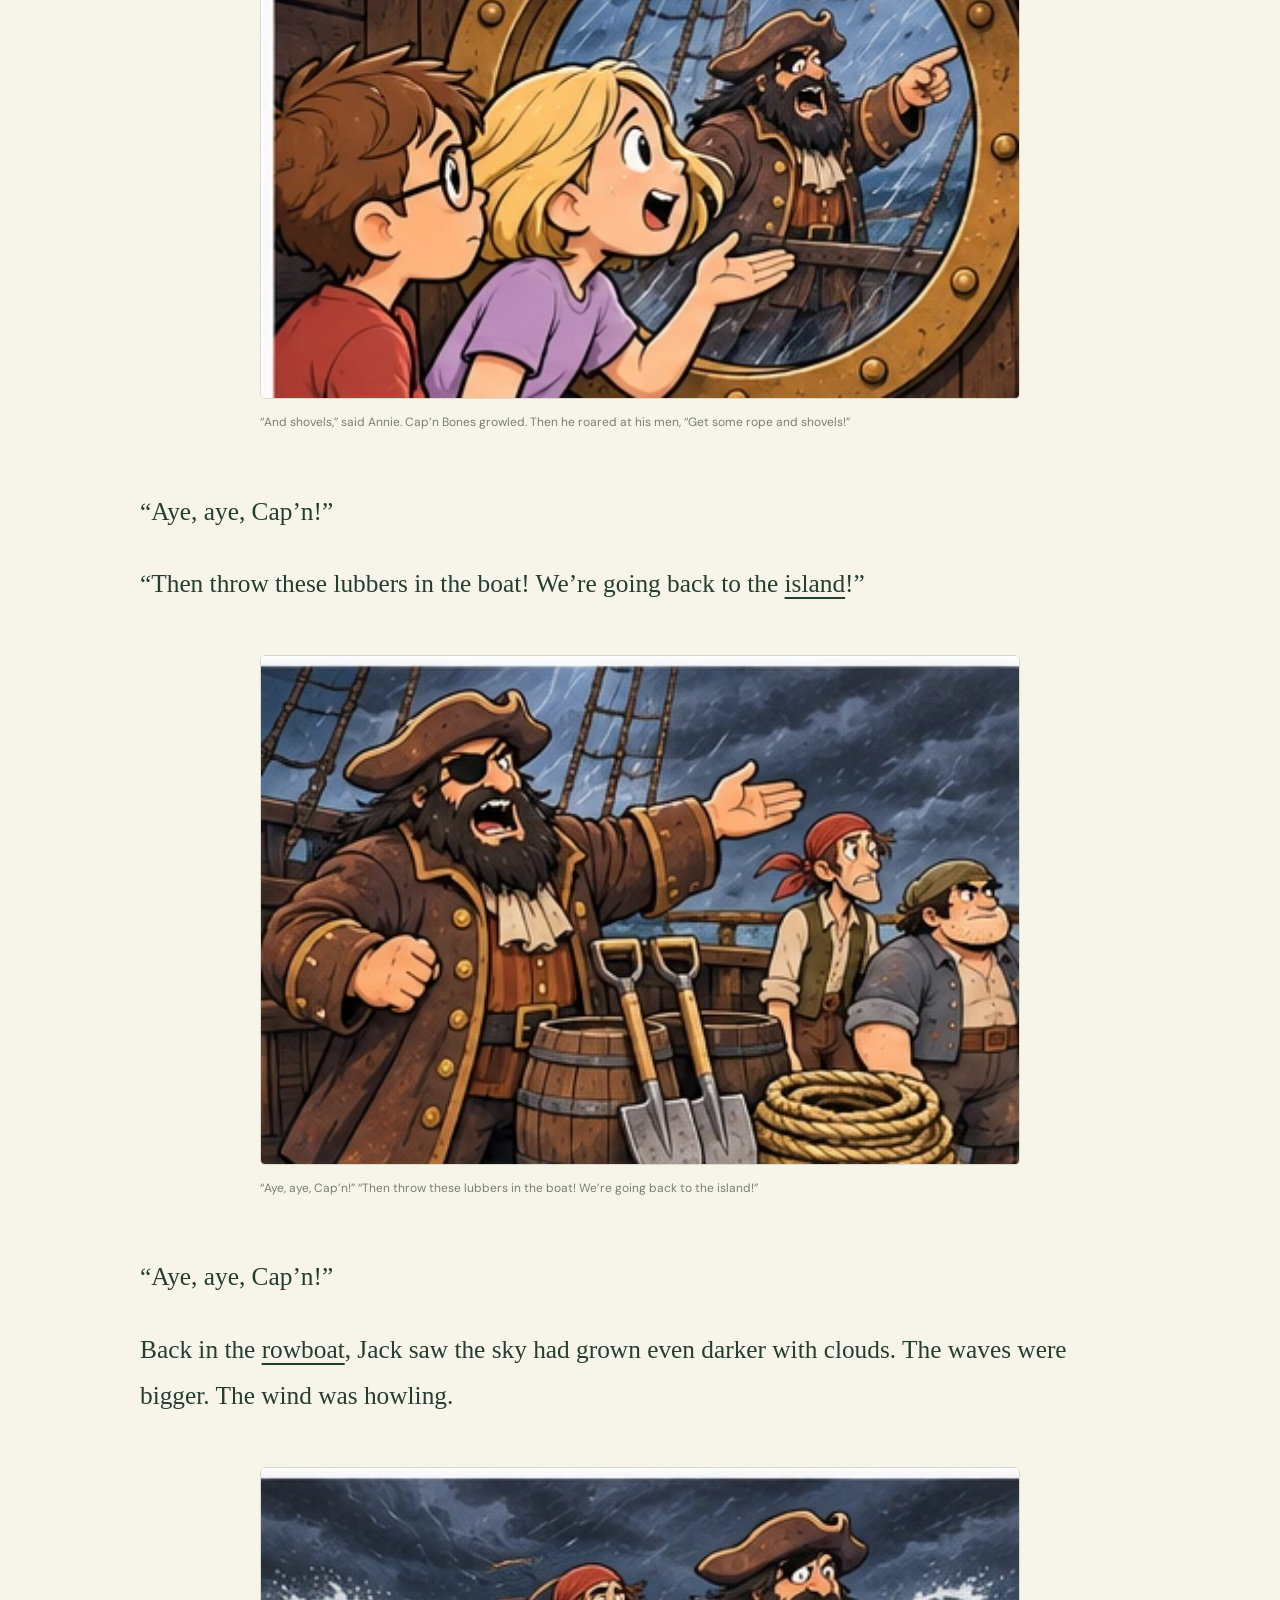
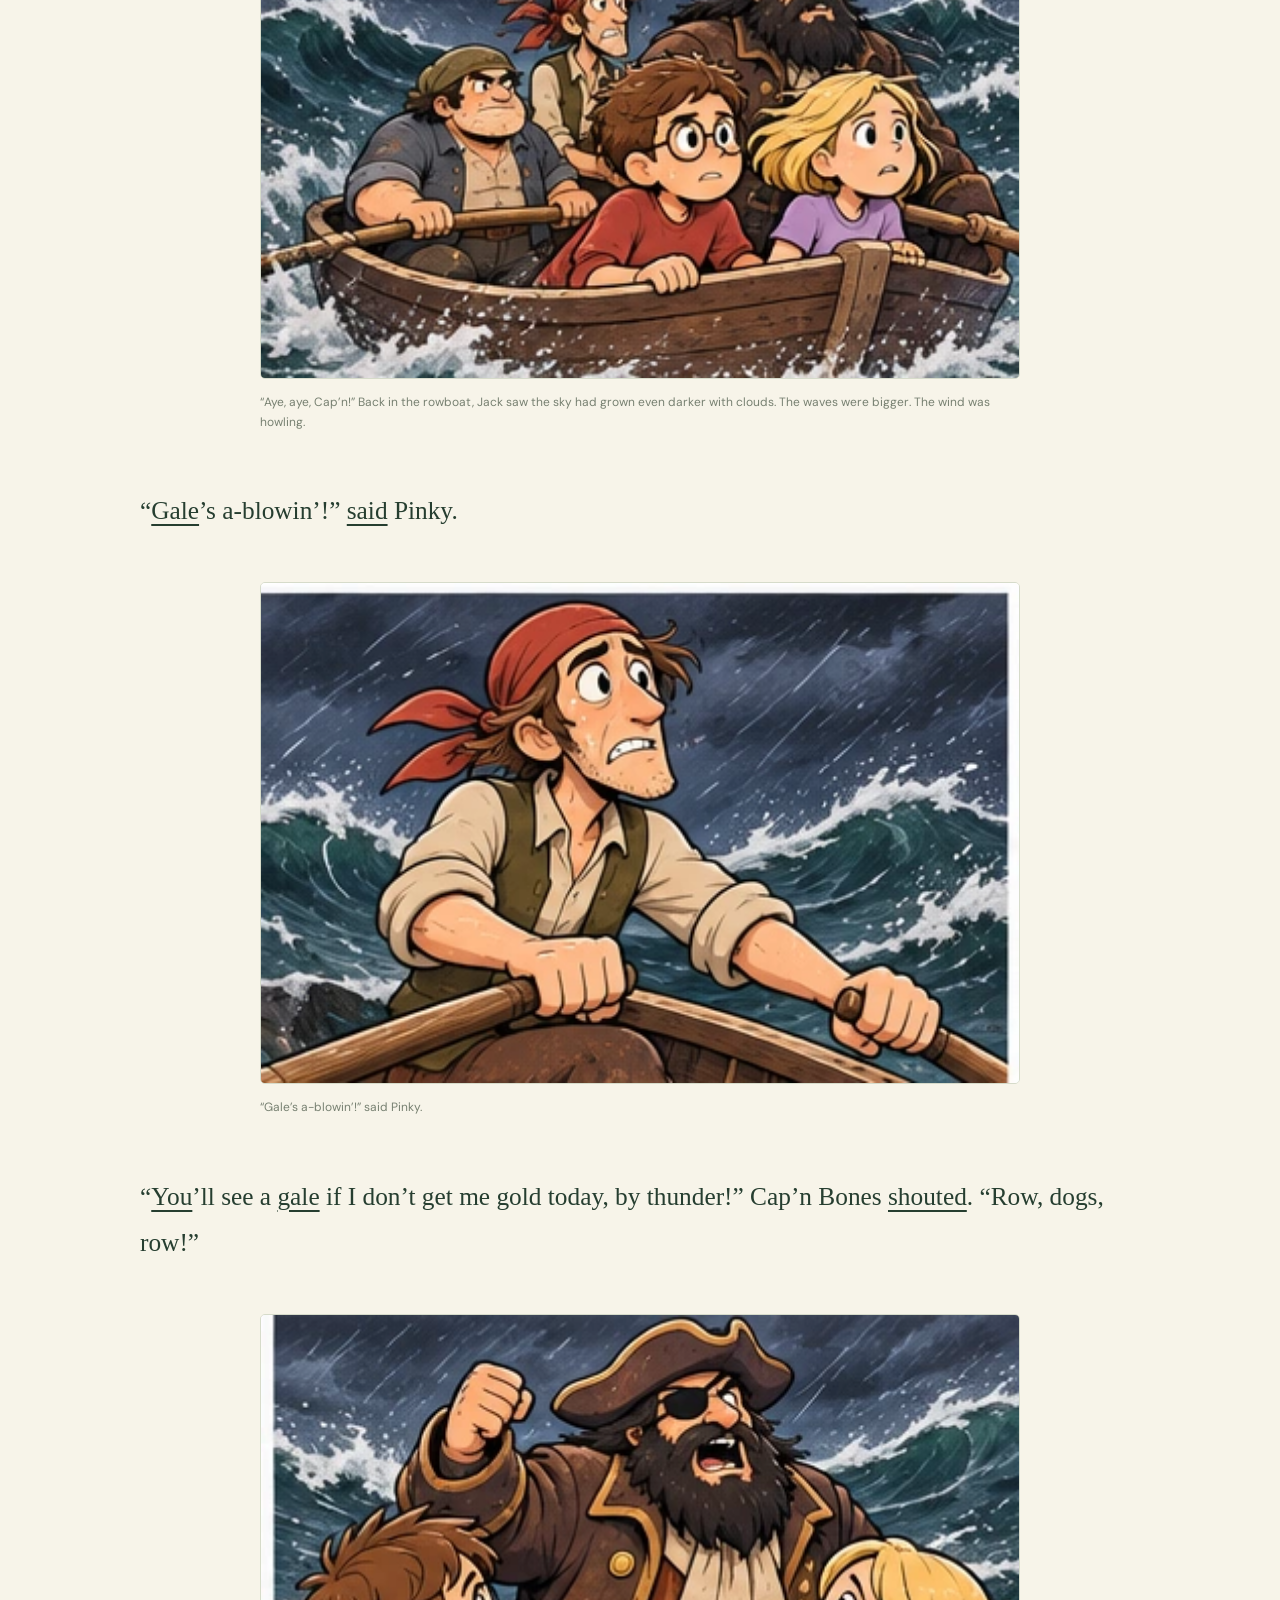
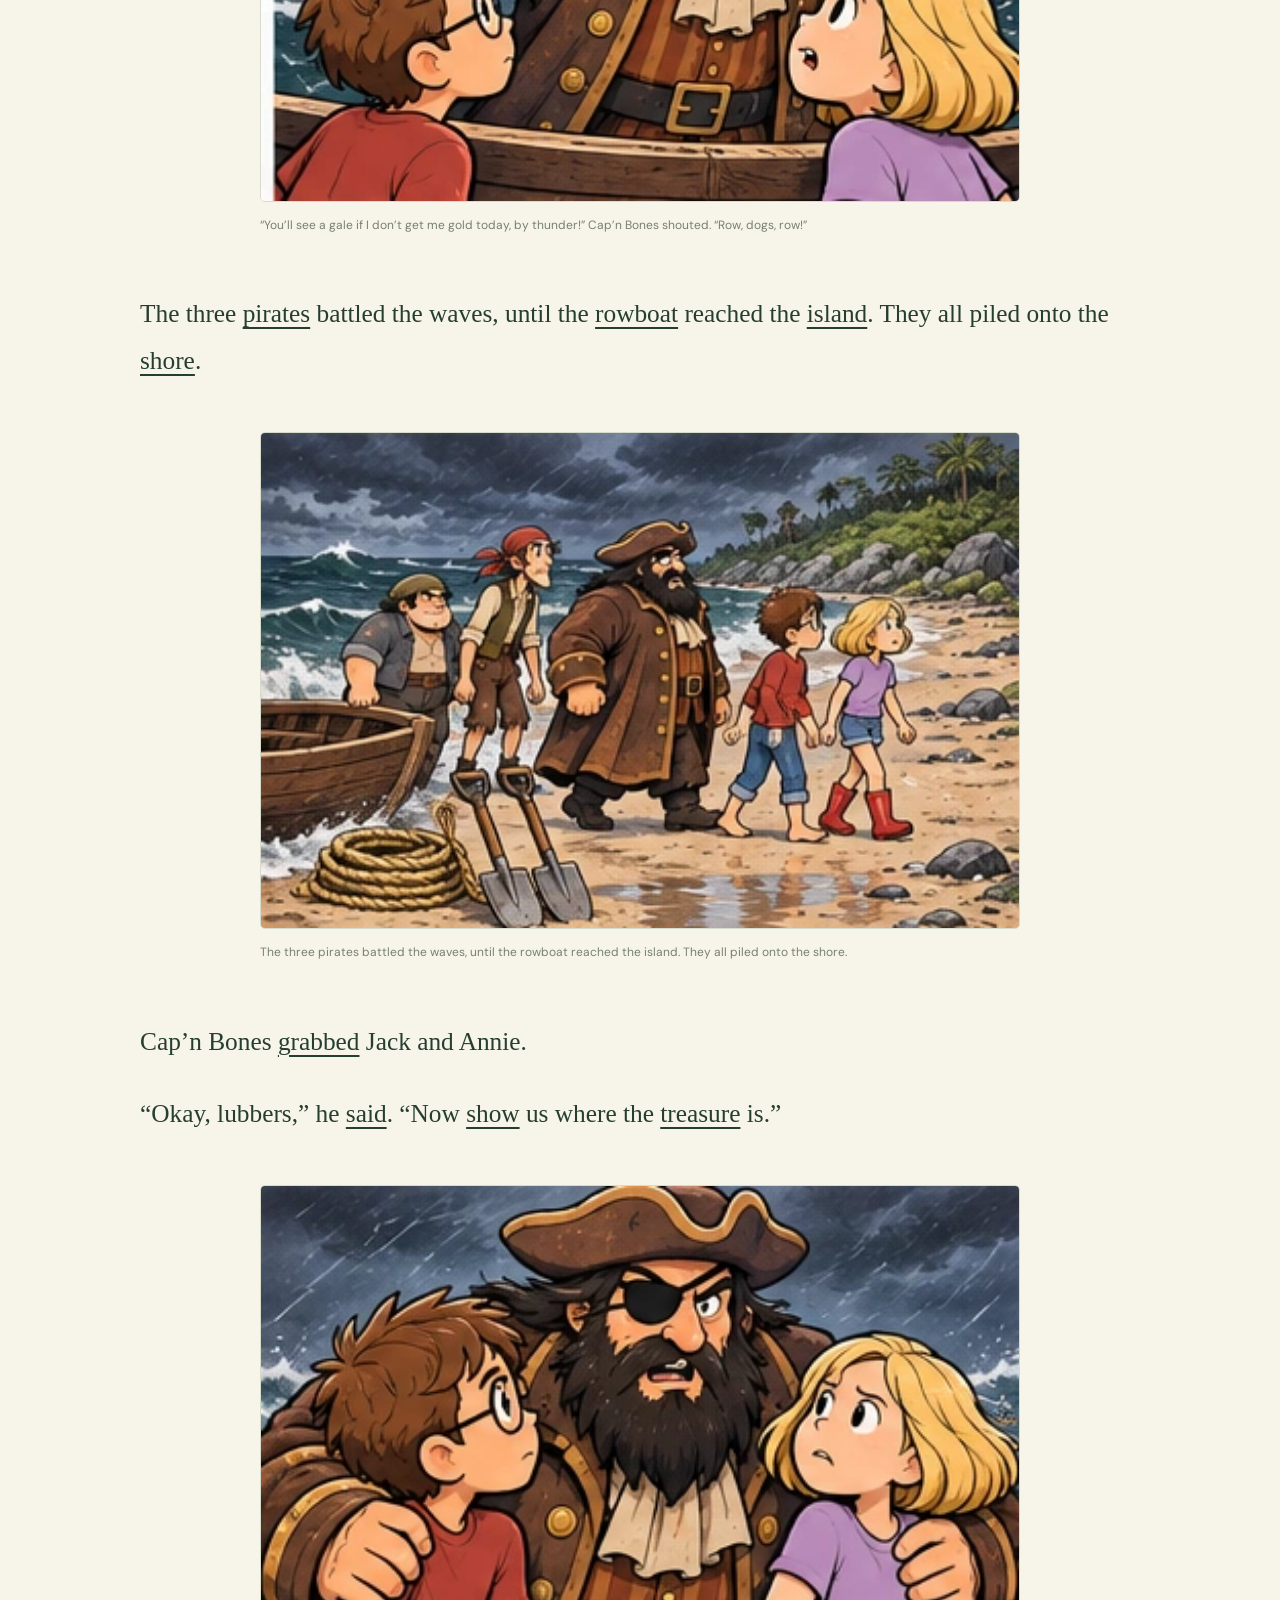
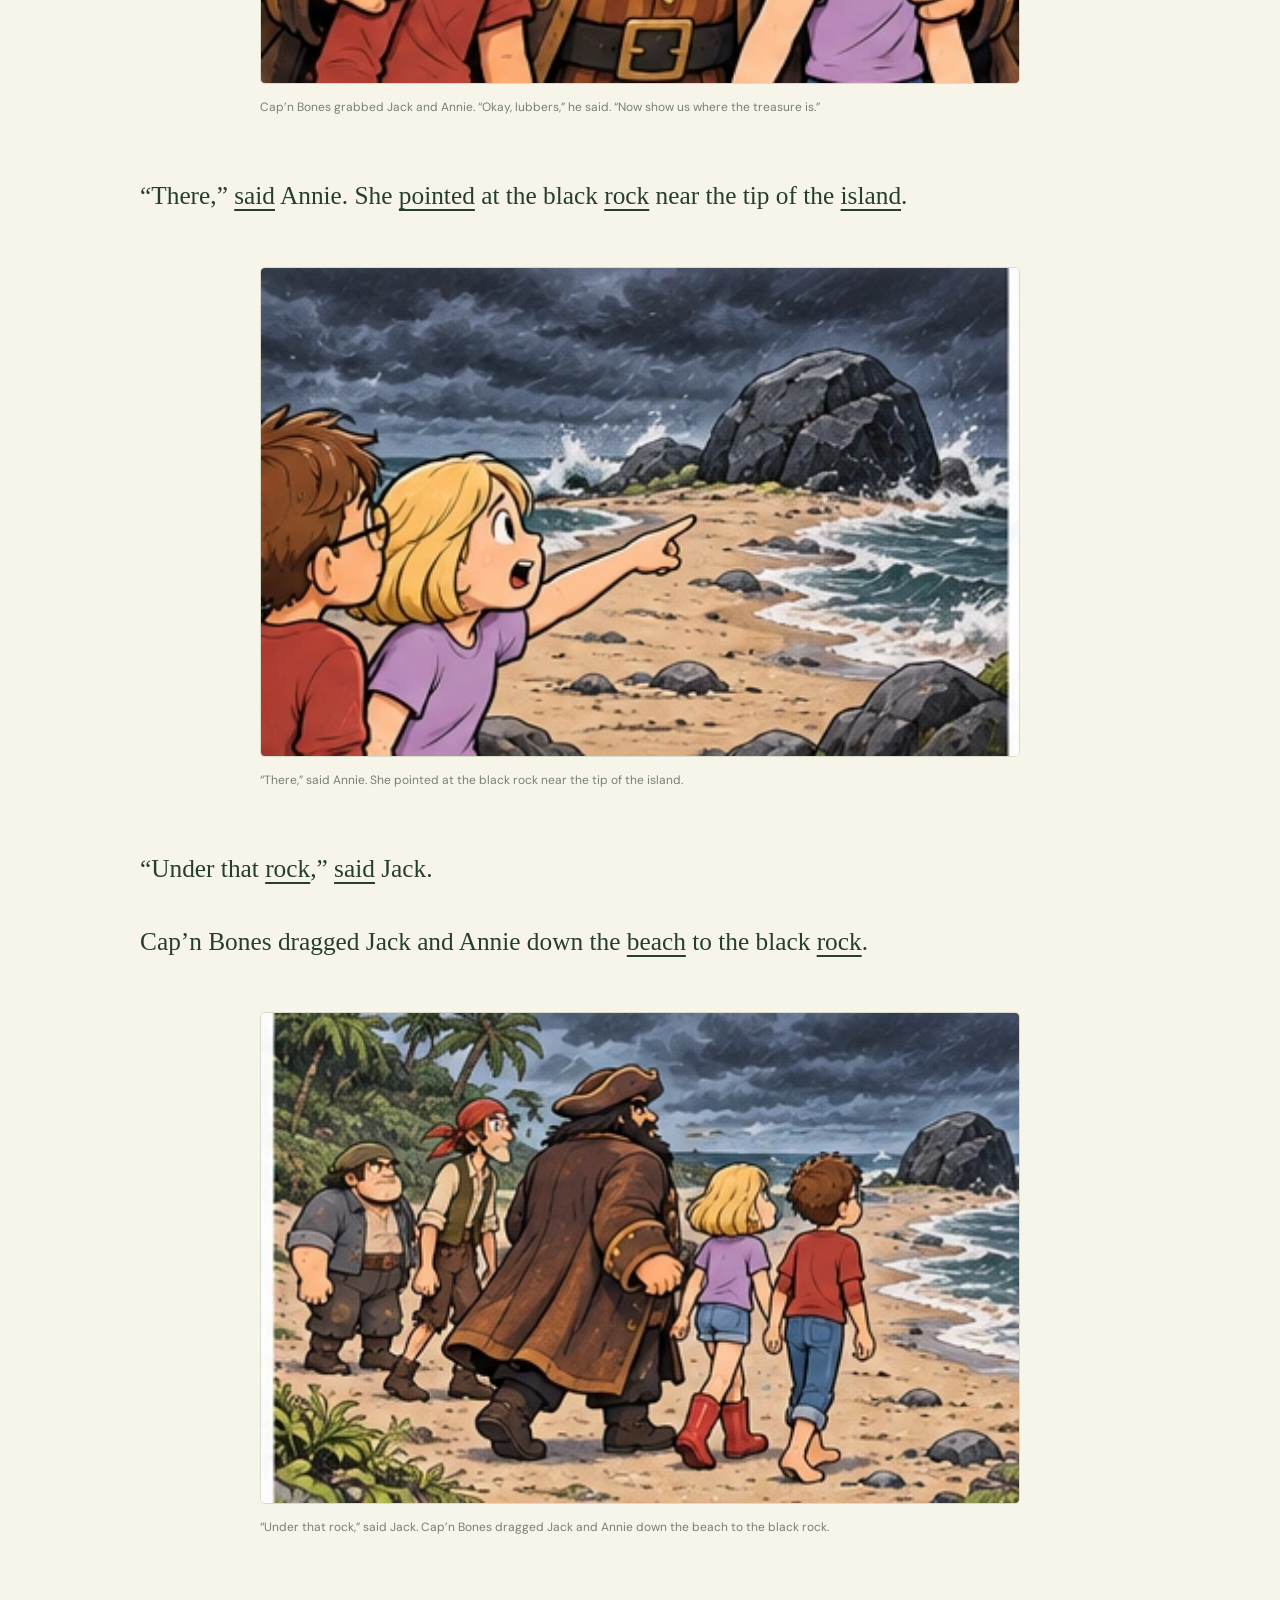
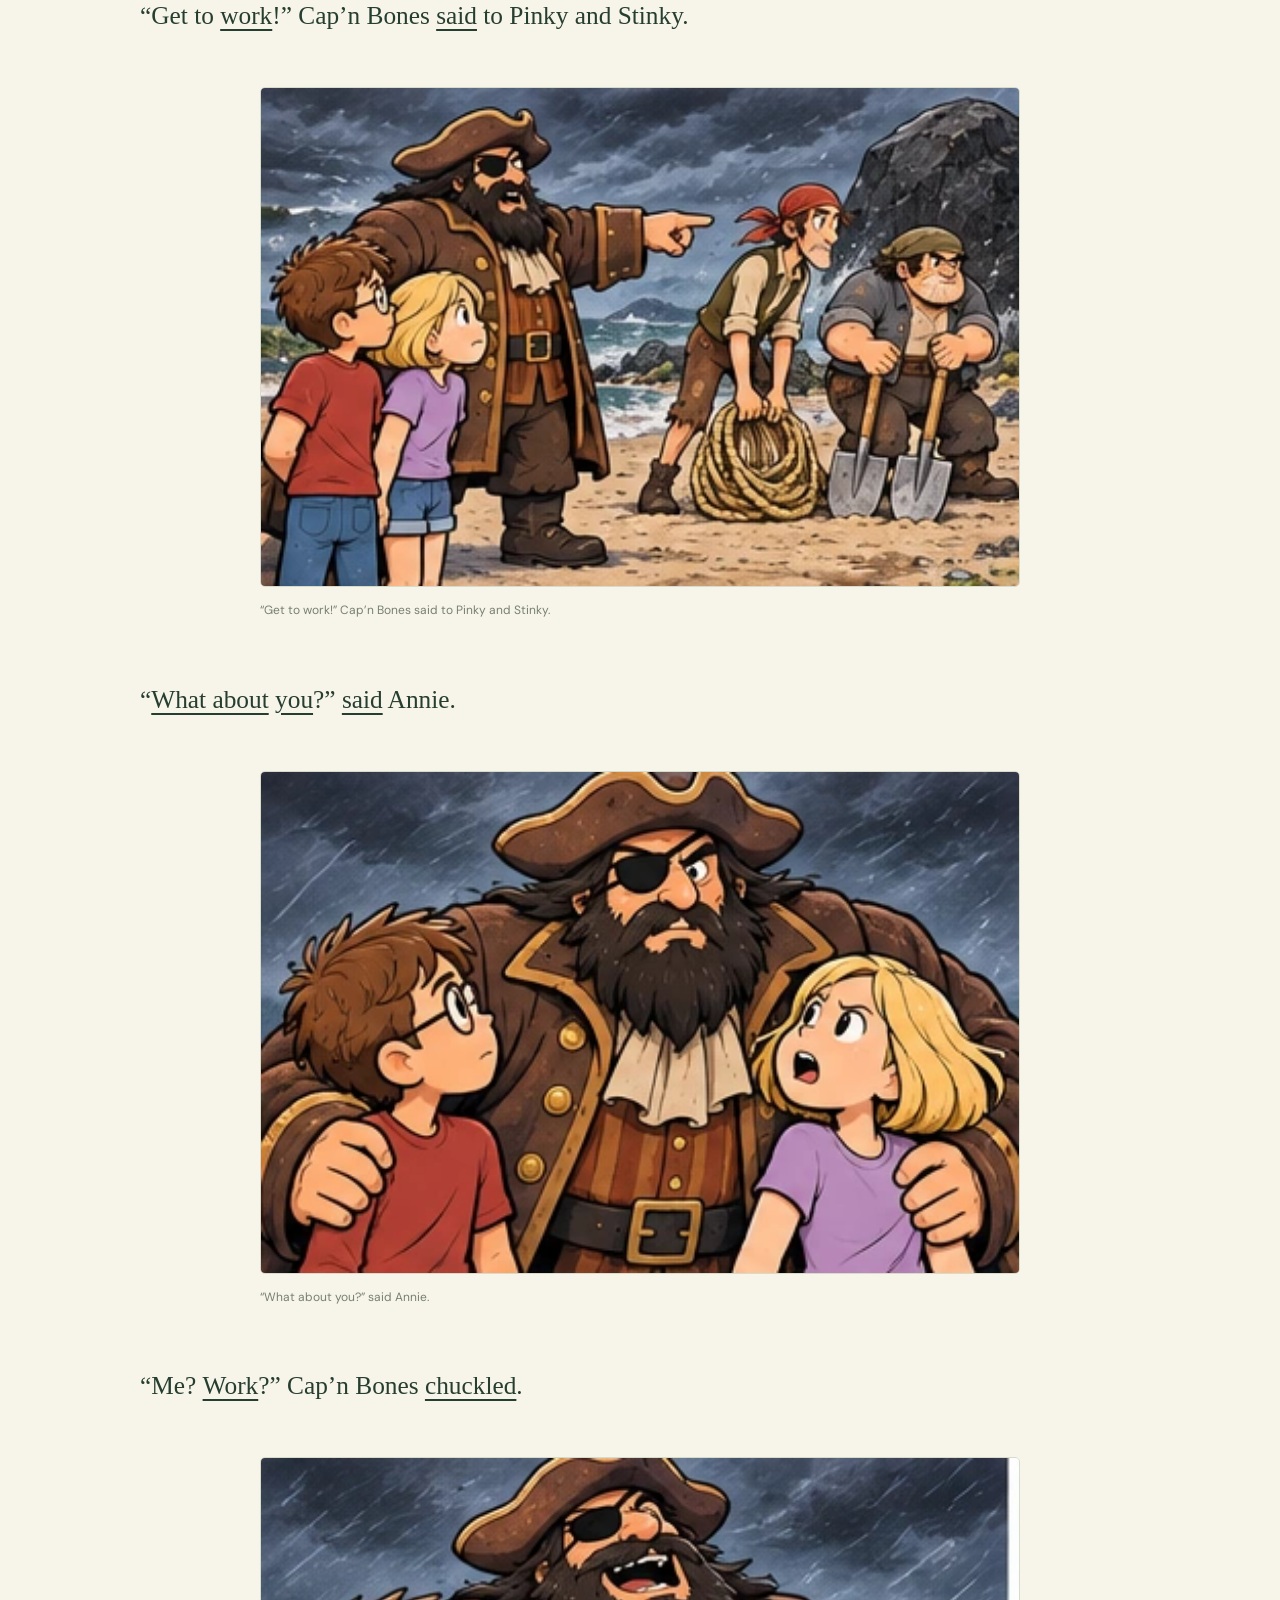
<file: part-07-01.html>
<!DOCTYPE html>

<html data-story-id="mth04-reading-room" lang="ko"><head><meta charset="utf-8"/><meta content="width=device-width,initial-scale=1,viewport-fit=cover" name="viewport"/><meta content="#263e30" name="theme-color"/><meta content="한 페이지에서 만나는 이야기와 장면" name="description"/><title>Chapter 7 · Part 1 — Gale’s a-Blowin’ · Pirates Past Noon</title><link href="style.css?v=e98a9d8c6372" rel="stylesheet"/><script defer="" src="app.js?v=e98a9d8c6372"></script><script defer="" src="pwa.js?v=e98a9d8c6372"></script><link href="manifest.webmanifest" rel="manifest"/><meta content="yes" name="mobile-web-app-capable"/><meta content="yes" name="apple-mobile-web-app-capable"/><meta content="Pirates Past Noon" name="apple-mobile-web-app-title"/><meta content="black-translucent" name="apple-mobile-web-app-status-bar-style"/><link href="assets/app-icon-180.png" rel="apple-touch-icon"/><link href="assets/app-icon-192.png" rel="icon" sizes="192x192" type="image/png"/><link href="learning.css" rel="stylesheet"/><script defer="" src="learning.js?v=pdf-vocab-20261123"></script></head>
<body><a class="skip" href="#part-p1">본문으로 이동</a><div aria-label="독서 도구" class="floating-reader" id="floating-reader" role="region"><details class="chapter-menu" id="chapter-menu"><summary>어디로 떠나 볼까요?<span aria-hidden="true">목차 ⌄</span></summary><nav aria-label="전체 이야기 목차" class="toc"><a href="part-01-01.html">Chapter 1 · Part 1 — Too Late!</a><a href="part-01-02.html">Chapter 1 · Part 2 — Too Late!</a><a href="part-02-01.html">Chapter 2 · Part 1 — The Bright Blue Sea</a><a href="part-03-01.html">Chapter 3 · Part 1 — Three Men in a Boat</a><a href="part-04-01.html">Chapter 4 · Part 1 — Vile Booty</a><a href="part-05-01.html">Chapter 5 · Part 1 — The Kid’s Treasure</a><a href="part-06-01.html">Chapter 6 · Part 1 — The Whale’s Eye</a><a href="part-07-01.html">Chapter 7 · Part 1 — Gale’s a-Blowin’</a><a href="part-08-01.html">Chapter 8 · Part 1 — Dig, Dogs, Dig</a><a href="part-08-02.html">Chapter 8 · Part 2 — Dig, Dogs, Dig</a><a href="part-09-01.html">Chapter 9 · Part 1 — The Mysterious M</a><a href="part-10-01.html">Chapter 10 · Part 1 — Treasure Again</a><a href="part-10-02.html">Chapter 10 · Part 2 — Treasure Again</a></nav></details><div class="reading-tools"><div><label for="font-size">글자 크기 <output for="font-size" id="font-value">19pt</output></label></div><div class="size-controls"><button aria-label="글자 크기 줄이기" id="smaller" type="button">A−</button><input aria-label="본문 글자 크기" id="font-size" max="50" min="14" step="1" type="range" value="19"/><button aria-label="글자 크기 늘리기" id="larger" type="button">A+</button></div></div></div>
<div class="shell"><header class="topbar"><a class="brand" href="#">READ<span>THE READING ROOM</span></a><button id="install-app" type="button">앱 설치</button><button aria-label="어두운 테마로 전환" id="theme" type="button">◐ <span>테마</span></button></header><main><div class="hero"><div class="hero-copy"><span class="eyebrow">OPEN A BOOK. FIND A WORLD.</span><h1 lang="en">Pirates Past Noon</h1><p class="hero-desc">한 페이지에서 만나는 이야기와 장면</p><a class="start" href="#part-p1">이야기 읽기 <span>↗</span></a><div class="stats"><span><b>10</b> CHAPTERS</span><span><b>374</b> ILLUSTRATIONS</span></div></div><div class="hero-art"><img alt="Jack watches the rain from his bedroom." height="306" src="assets/scene-0001.webp?v=e98a9d8c6372" width="304"/><span class="art-note">A little curiosity. A whole new world.</span></div></div><p class="reader-links"><a href="characters.html">등장인물 일관성 시트</a></p><article><h2>Chapter 7 · Part 1 — Gale’s a-Blowin’</h2><p class="story-text" id="part-p1"><span class="sentence">“So the <button aria-expanded="false" class="vocab-word" data-word="treasure">treasure</button> must be under that <button aria-expanded="false" class="vocab-word" data-word="rock" type="button">rock</button>,” <button aria-expanded="false" class="vocab-word" data-word="said" type="button">said</button> Annie.</span></p><p class="story-text" id="part-p2"><span class="sentence">“Right,” <button aria-expanded="false" class="vocab-word" data-word="said" type="button">said</button> Jack. “Now we just have to get back to the <button aria-expanded="false" class="vocab-word" data-word="island">island</button>. We’ll <button aria-expanded="false" class="vocab-word" data-word="show" type="button">show</button> Cap’n Bones where the <button aria-expanded="false" class="vocab-word" data-word="treasure">treasure</button> is. Then while all the <button aria-expanded="false" class="vocab-word" data-word="pirates">pirates</button> are digging, we’ll sneak up to the tree house.”</span></p><figure><a href="assets/scene-0216.webp?v=e98a9d8c6372" rel="noopener" target="_blank"><img alt="“So the treasure must be under that rock,” said Annie. “Right,” said Jack. “Now we just have to get back to the island. We’ll show Cap’n Bones where the treasure is. Then while all the pirates are digging, we’ll sneak up to the tree house.”" height="244" loading="lazy" src="assets/scene-0216.webp?v=e98a9d8c6372" width="375"/></a><figcaption>“So the treasure must be under that rock,” said Annie. “Right,” said Jack. “Now we just have to get back to the island. We’ll show Cap’n Bones where the treasure is. Then while all the pirates are digging, we’ll sneak up to the tree house.”</figcaption></figure><p class="story-text" id="part-p3"><span class="sentence">“And make a wish to go home,” <button aria-expanded="false" class="vocab-word" data-word="said" type="button">said</button> Annie.</span></p><p class="story-text" id="part-p4"><span class="sentence">“Right.” Jack poked his head out of the round window of the cabin. “Cap’n Bones, sir!” he <button aria-expanded="false" class="vocab-word" data-word="shouted">shouted</button>.</span></p><figure><a href="assets/scene-0217.webp?v=e98a9d8c6372" rel="noopener" target="_blank"><img alt="“And make a wish to go home,” said Annie. “Right.” Jack poked his head out of the round window of the cabin. “Cap’n Bones, sir!” he shouted." height="244" loading="lazy" src="assets/scene-0217.webp?v=e98a9d8c6372" width="377"/></a><figcaption>“And make a wish to go home,” said Annie. “Right.” Jack poked his head out of the round window of the cabin. “Cap’n Bones, sir!” he shouted.</figcaption></figure><p class="story-text" id="part-p5"><span class="sentence">The <button aria-expanded="false" class="vocab-word" data-word="pirates">pirates</button> took up the cry. “Cap’n Bones! Cap’n Bones!”</span></p><figure><a href="assets/scene-0218.webp?v=e98a9d8c6372" rel="noopener" target="_blank"><img alt="The pirates took up the cry. “Cap’n Bones! Cap’n Bones!”" height="244" loading="lazy" src="assets/scene-0218.webp?v=e98a9d8c6372" width="371"/></a><figcaption>The pirates took up the cry. “Cap’n Bones! Cap’n Bones!”</figcaption></figure><p class="story-text" id="part-p6"><span class="sentence">“Hey?” came a <button aria-expanded="false" class="vocab-word" data-word="horrible" type="button">horrible</button> voice.</span></p><figure><a href="assets/scene-0219.webp?v=e98a9d8c6372" rel="noopener" target="_blank"><img alt="“Hey?” came a horrible voice." height="244" loading="lazy" src="assets/scene-0219.webp?v=e98a9d8c6372" width="372"/></a><figcaption>“Hey?” came a horrible voice.</figcaption></figure><p class="story-text" id="part-p7"><span class="sentence">Cap’n Bones stuck his ugly face through the window. His good <button aria-expanded="false" class="vocab-word" data-word="eye" type="button">eye</button> <button aria-expanded="false" class="vocab-word" data-word="glared" type="button">glared</button> at Jack. “What do <button aria-expanded="false" class="vocab-word" data-word="you" type="button">you</button> want, lubbers?”</span></p><figure><a href="assets/scene-0220.webp?v=e98a9d8c6372" rel="noopener" target="_blank"><img alt="Cap’n Bones stuck his ugly face through the window. His good eye glared at Jack. “What do you want, lubbers?”" height="244" loading="lazy" src="assets/scene-0220.webp?v=e98a9d8c6372" width="374"/></a><figcaption>Cap’n Bones stuck his ugly face through the window. His good eye glared at Jack. “What do you want, lubbers?”</figcaption></figure><p class="story-text" id="part-p8"><span class="sentence">“We’re <button aria-expanded="false" class="vocab-word" data-word="ready" type="button">ready</button> to tell the truth, sir,” <button aria-expanded="false" class="vocab-word" data-word="said" type="button">said</button> Jack.</span></p><p class="story-text" id="part-p9"><span class="sentence">“Go ahead,” <button aria-expanded="false" class="vocab-word" data-word="growled" type="button">growled</button> Cap’n Bones.</span></p><figure><a href="assets/scene-0221.webp?v=e98a9d8c6372" rel="noopener" target="_blank"><img alt="“We’re ready to tell the truth, sir,” said Jack. “Go ahead,” growled Cap’n Bones." height="249" loading="lazy" src="assets/scene-0221.webp?v=e98a9d8c6372" width="377"/></a><figcaption>“We’re ready to tell the truth, sir,” said Jack. “Go ahead,” growled Cap’n Bones.</figcaption></figure><p class="story-text" id="part-p10"><span class="sentence">“We know where <button aria-expanded="false" class="vocab-word" data-word="captain">Captain</button> Kidd’s <button aria-expanded="false" class="vocab-word" data-word="treasure">treasure</button> is.”</span></p><p class="story-text" id="part-p11"><span class="sentence">“Where?”</span></p><figure><a href="assets/scene-0222.webp?v=e98a9d8c6372" rel="noopener" target="_blank"><img alt="“We know where Captain Kidd’s treasure is.” “Where?”" height="249" loading="lazy" src="assets/scene-0222.webp?v=e98a9d8c6372" width="372"/></a><figcaption>“We know where Captain Kidd’s treasure is.” “Where?”</figcaption></figure><p class="story-text" id="part-p12"><span class="sentence">“We can’t just tell <button aria-expanded="false" class="vocab-word" data-word="you" type="button">you</button>. We have to <button aria-expanded="false" class="vocab-word" data-word="show" type="button">show</button> <button aria-expanded="false" class="vocab-word" data-word="you" type="button">you</button>,” <button aria-expanded="false" class="vocab-word" data-word="said" type="button">said</button> Annie.</span></p><figure><a href="assets/scene-0223.webp?v=e98a9d8c6372" rel="noopener" target="_blank"><img alt="“We can’t just tell you. We have to show you,” said Annie." height="249" loading="lazy" src="assets/scene-0223.webp?v=e98a9d8c6372" width="371"/></a><figcaption>“We can’t just tell you. We have to show you,” said Annie.</figcaption></figure><p class="story-text" id="part-p13"><span class="sentence">Cap’n Bones gave Annie and Jack a long hard <button aria-expanded="false" class="vocab-word" data-word="look" type="button">look</button>.</span></p><p class="story-text" id="part-p14"><span class="sentence">“<button aria-expanded="false" class="vocab-word" data-word="you" type="button">You</button>’ll need a <button aria-expanded="false" class="vocab-word" data-word="rope" type="button">rope</button>,” <button aria-expanded="false" class="vocab-word" data-word="said" type="button">said</button> Jack.</span></p><figure><a href="assets/scene-0224.webp?v=e98a9d8c6372" rel="noopener" target="_blank"><img alt="Cap’n Bones gave Annie and Jack a long hard look. “You’ll need a rope,” said Jack." height="249" loading="lazy" src="assets/scene-0224.webp?v=e98a9d8c6372" width="375"/></a><figcaption>Cap’n Bones gave Annie and Jack a long hard look. “You’ll need a rope,” said Jack.</figcaption></figure><p class="story-text" id="part-p15"><span class="sentence">“And shovels,” <button aria-expanded="false" class="vocab-word" data-word="said" type="button">said</button> Annie.</span></p><p class="story-text" id="part-p16"><span class="sentence">Cap’n Bones <button aria-expanded="false" class="vocab-word" data-word="growled" type="button">growled</button>. Then he <button aria-expanded="false" class="vocab-word" data-word="roared" type="button">roared</button> at his men, “Get some <button aria-expanded="false" class="vocab-word" data-word="rope" type="button">rope</button> and shovels!”</span></p><figure><a href="assets/scene-0225.webp?v=e98a9d8c6372" rel="noopener" target="_blank"><img alt="“And shovels,” said Annie. Cap’n Bones growled. Then he roared at his men, “Get some rope and shovels!”" height="248" loading="lazy" src="assets/scene-0225.webp?v=e98a9d8c6372" width="378"/></a><figcaption>“And shovels,” said Annie. Cap’n Bones growled. Then he roared at his men, “Get some rope and shovels!”</figcaption></figure><p class="story-text" id="part-p17"><span class="sentence">“Aye, aye, Cap’n!”</span></p><p class="story-text" id="part-p18"><span class="sentence">“Then throw these lubbers in the boat! We’re going back to the <button aria-expanded="false" class="vocab-word" data-word="island">island</button>!”</span></p><figure><a href="assets/scene-0226.webp?v=e98a9d8c6372" rel="noopener" target="_blank"><img alt="“Aye, aye, Cap’n!” “Then throw these lubbers in the boat! We’re going back to the island!”" height="248" loading="lazy" src="assets/scene-0226.webp?v=e98a9d8c6372" width="370"/></a><figcaption>“Aye, aye, Cap’n!” “Then throw these lubbers in the boat! We’re going back to the island!”</figcaption></figure><p class="story-text" id="part-p19"><span class="sentence">“Aye, aye, Cap’n!”</span></p><p class="story-text" id="part-p20"><span class="sentence">Back in the <button aria-expanded="false" class="vocab-word" data-word="rowboat">rowboat</button>, Jack saw the sky had grown even darker with clouds. The waves were bigger. The wind was howling.</span></p><figure><a href="assets/scene-0227.webp?v=e98a9d8c6372" rel="noopener" target="_blank"><img alt="“Aye, aye, Cap’n!” Back in the rowboat, Jack saw the sky had grown even darker with clouds. The waves were bigger. The wind was howling." height="248" loading="lazy" src="assets/scene-0227.webp?v=e98a9d8c6372" width="369"/></a><figcaption>“Aye, aye, Cap’n!” Back in the rowboat, Jack saw the sky had grown even darker with clouds. The waves were bigger. The wind was howling.</figcaption></figure><p class="story-text" id="part-p21"><span class="sentence">“<button aria-expanded="false" class="vocab-word" data-word="gale" type="button">Gale</button>’s a-blowin’!” <button aria-expanded="false" class="vocab-word" data-word="said" type="button">said</button> Pinky.</span></p><figure><a href="assets/scene-0228.webp?v=e98a9d8c6372" rel="noopener" target="_blank"><img alt="“Gale’s a-blowin’!” said Pinky." height="248" loading="lazy" src="assets/scene-0228.webp?v=e98a9d8c6372" width="376"/></a><figcaption>“Gale’s a-blowin’!” said Pinky.</figcaption></figure><p class="story-text" id="part-p22"><span class="sentence">“<button aria-expanded="false" class="vocab-word" data-word="you" type="button">You</button>’ll see a <button aria-expanded="false" class="vocab-word" data-word="gale" type="button">gale</button> if I don’t get me gold today, by thunder!” Cap’n Bones <button aria-expanded="false" class="vocab-word" data-word="shouted">shouted</button>. “Row, dogs, row!”</span></p><figure><a href="assets/scene-0229.webp?v=e98a9d8c6372" rel="noopener" target="_blank"><img alt="“You’ll see a gale if I don’t get me gold today, by thunder!” Cap’n Bones shouted. “Row, dogs, row!”" height="242" loading="lazy" src="assets/scene-0229.webp?v=e98a9d8c6372" width="378"/></a><figcaption>“You’ll see a gale if I don’t get me gold today, by thunder!” Cap’n Bones shouted. “Row, dogs, row!”</figcaption></figure><p class="story-text" id="part-p23"><span class="sentence">The three <button aria-expanded="false" class="vocab-word" data-word="pirates">pirates</button> battled the waves, until the <button aria-expanded="false" class="vocab-word" data-word="rowboat">rowboat</button> reached the <button aria-expanded="false" class="vocab-word" data-word="island">island</button>. They all piled onto the <button aria-expanded="false" class="vocab-word" data-word="shore">shore</button>.</span></p><figure><a href="assets/scene-0230.webp?v=e98a9d8c6372" rel="noopener" target="_blank"><img alt="The three pirates battled the waves, until the rowboat reached the island. They all piled onto the shore." height="242" loading="lazy" src="assets/scene-0230.webp?v=e98a9d8c6372" width="370"/></a><figcaption>The three pirates battled the waves, until the rowboat reached the island. They all piled onto the shore.</figcaption></figure><p class="story-text" id="part-p24"><span class="sentence">Cap’n Bones <button aria-expanded="false" class="vocab-word" data-word="grabbed">grabbed</button> Jack and Annie.</span></p><p class="story-text" id="part-p25"><span class="sentence">“Okay, lubbers,” he <button aria-expanded="false" class="vocab-word" data-word="said" type="button">said</button>. “Now <button aria-expanded="false" class="vocab-word" data-word="show" type="button">show</button> us where the <button aria-expanded="false" class="vocab-word" data-word="treasure">treasure</button> is.”</span></p><figure><a href="assets/scene-0231.webp?v=e98a9d8c6372" rel="noopener" target="_blank"><img alt="Cap’n Bones grabbed Jack and Annie. “Okay, lubbers,” he said. “Now show us where the treasure is.”" height="242" loading="lazy" src="assets/scene-0231.webp?v=e98a9d8c6372" width="369"/></a><figcaption>Cap’n Bones grabbed Jack and Annie. “Okay, lubbers,” he said. “Now show us where the treasure is.”</figcaption></figure><p class="story-text" id="part-p26"><span class="sentence">“There,” <button aria-expanded="false" class="vocab-word" data-word="said" type="button">said</button> Annie. She <button aria-expanded="false" class="vocab-word" data-word="pointed">pointed</button> at the black <button aria-expanded="false" class="vocab-word" data-word="rock" type="button">rock</button> near the tip of the <button aria-expanded="false" class="vocab-word" data-word="island">island</button>.</span></p><figure><a href="assets/scene-0232.webp?v=e98a9d8c6372" rel="noopener" target="_blank"><img alt="“There,” said Annie. She pointed at the black rock near the tip of the island." height="242" loading="lazy" src="assets/scene-0232.webp?v=e98a9d8c6372" width="376"/></a><figcaption>“There,” said Annie. She pointed at the black rock near the tip of the island.</figcaption></figure><p class="story-text" id="part-p27"><span class="sentence">“Under that <button aria-expanded="false" class="vocab-word" data-word="rock" type="button">rock</button>,” <button aria-expanded="false" class="vocab-word" data-word="said" type="button">said</button> Jack.</span></p><p class="story-text" id="part-p28"><span class="sentence">Cap’n Bones dragged Jack and Annie down the <button aria-expanded="false" class="vocab-word" data-word="beach" type="button">beach</button> to the black <button aria-expanded="false" class="vocab-word" data-word="rock" type="button">rock</button>.</span></p><figure><a href="assets/scene-0233.webp?v=e98a9d8c6372" rel="noopener" target="_blank"><img alt="“Under that rock,” said Jack. Cap’n Bones dragged Jack and Annie down the beach to the black rock." height="244" loading="lazy" src="assets/scene-0233.webp?v=e98a9d8c6372" width="378"/></a><figcaption>“Under that rock,” said Jack. Cap’n Bones dragged Jack and Annie down the beach to the black rock.</figcaption></figure><p class="story-text" id="part-p29"><span class="sentence">“Get to <button aria-expanded="false" class="vocab-word" data-word="work" type="button">work</button>!” Cap’n Bones <button aria-expanded="false" class="vocab-word" data-word="said" type="button">said</button> to Pinky and Stinky.</span></p><figure><a href="assets/scene-0234.webp?v=e98a9d8c6372" rel="noopener" target="_blank"><img alt="“Get to work!” Cap’n Bones said to Pinky and Stinky." height="244" loading="lazy" src="assets/scene-0234.webp?v=e98a9d8c6372" width="371"/></a><figcaption>“Get to work!” Cap’n Bones said to Pinky and Stinky.</figcaption></figure><p class="story-text" id="part-p30"><span class="sentence">“<button aria-expanded="false" class="vocab-word" data-word="what about" type="button">What about</button> <button aria-expanded="false" class="vocab-word" data-word="you" type="button">you</button>?” <button aria-expanded="false" class="vocab-word" data-word="said" type="button">said</button> Annie.</span></p><figure><a href="assets/scene-0235.webp?v=e98a9d8c6372" rel="noopener" target="_blank"><img alt="“What about you?” said Annie." height="244" loading="lazy" src="assets/scene-0235.webp?v=e98a9d8c6372" width="369"/></a><figcaption>“What about you?” said Annie.</figcaption></figure><p class="story-text" id="part-p31"><span class="sentence">“Me? <button aria-expanded="false" class="vocab-word" data-word="work" type="button">Work</button>?” Cap’n Bones <button aria-expanded="false" class="vocab-word" data-word="chuckled" type="button">chuckled</button>.</span></p><figure><a href="assets/scene-0236.webp?v=e98a9d8c6372" rel="noopener" target="_blank"><img alt="“Me? Work?” Cap’n Bones chuckled." height="244" loading="lazy" src="assets/scene-0236.webp?v=e98a9d8c6372" width="376"/></a><figcaption>“Me? Work?” Cap’n Bones chuckled.</figcaption></figure><p class="story-text" id="part-p32"><span class="sentence">Jack <button aria-expanded="false" class="vocab-word" data-word="gulped" type="button">gulped</button>. How could they get away from him?</span></p><figure><a href="assets/scene-0237.webp?v=e98a9d8c6372" rel="noopener" target="_blank"><img alt="Jack gulped. How could they get away from him?" height="249" loading="lazy" src="assets/scene-0237.webp?v=e98a9d8c6372" width="379"/></a><figcaption>Jack gulped. How could they get away from him?</figcaption></figure><p class="story-text" id="part-p33"><span class="sentence">“Don’t <button aria-expanded="false" class="vocab-word" data-word="you" type="button">you</button> think <button aria-expanded="false" class="vocab-word" data-word="you" type="button">you</button> should help your <button aria-expanded="false" class="vocab-word" data-word="friends" type="button">friends</button>?” he <button aria-expanded="false" class="vocab-word" data-word="said" type="button">said</button>.</span></p><figure><a href="assets/scene-0238.webp?v=e98a9d8c6372" rel="noopener" target="_blank"><img alt="“Don’t you think you should help your friends?” he said." height="249" loading="lazy" src="assets/scene-0238.webp?v=e98a9d8c6372" width="370"/></a><figcaption>“Don’t you think you should help your friends?” he said.</figcaption></figure><p class="story-text" id="part-p34"><span class="sentence">Cap’n Bones gave Jack a <button aria-expanded="false" class="vocab-word" data-word="horrible" type="button">horrible</button> grin. “Nay. I’m going to hold <button aria-expanded="false" class="vocab-word" data-word="you" type="button">you</button> two—till there’s <button aria-expanded="false" class="vocab-word" data-word="treasure">treasure</button> in me hands!”</span></p><figure><a href="assets/scene-0239.webp?v=e98a9d8c6372" rel="noopener" target="_blank"><img alt="Cap’n Bones gave Jack a horrible grin. “Nay. I’m going to hold you two—till there’s treasure in me hands!”" height="249" loading="lazy" src="assets/scene-0239.webp?v=e98a9d8c6372" width="338"/></a><figcaption>Cap’n Bones gave Jack a horrible grin. “Nay. I’m going to hold you two—till there’s treasure in me hands!”</figcaption></figure></article><div class="end-note"><nav class="part-links"><a href="part-06-01.html">← 이전 파트</a><a href="index.html">전체 목차</a><a href="part-08-01.html">다음 파트 →</a></nav></div></main><footer>ILLUSTRATED READING ROOM<br/><small>제공된 원문 · AI 제작 삽화</small></footer></div>
<dialog aria-labelledby="install-title" id="install-help"><h2 id="install-title">내 독서 앱으로 설치하기</h2><p id="install-instructions"></p><p class="install-note">설치 후 홈 화면이나 바탕 화면의 앱 아이콘을 눌러 열어 주세요.</p><div class="install-buttons"><button hidden="" id="read-fullscreen" type="button">전체화면으로 읽기</button><form method="dialog"><button>닫기</button></form></div></dialog></body></html>
</file>
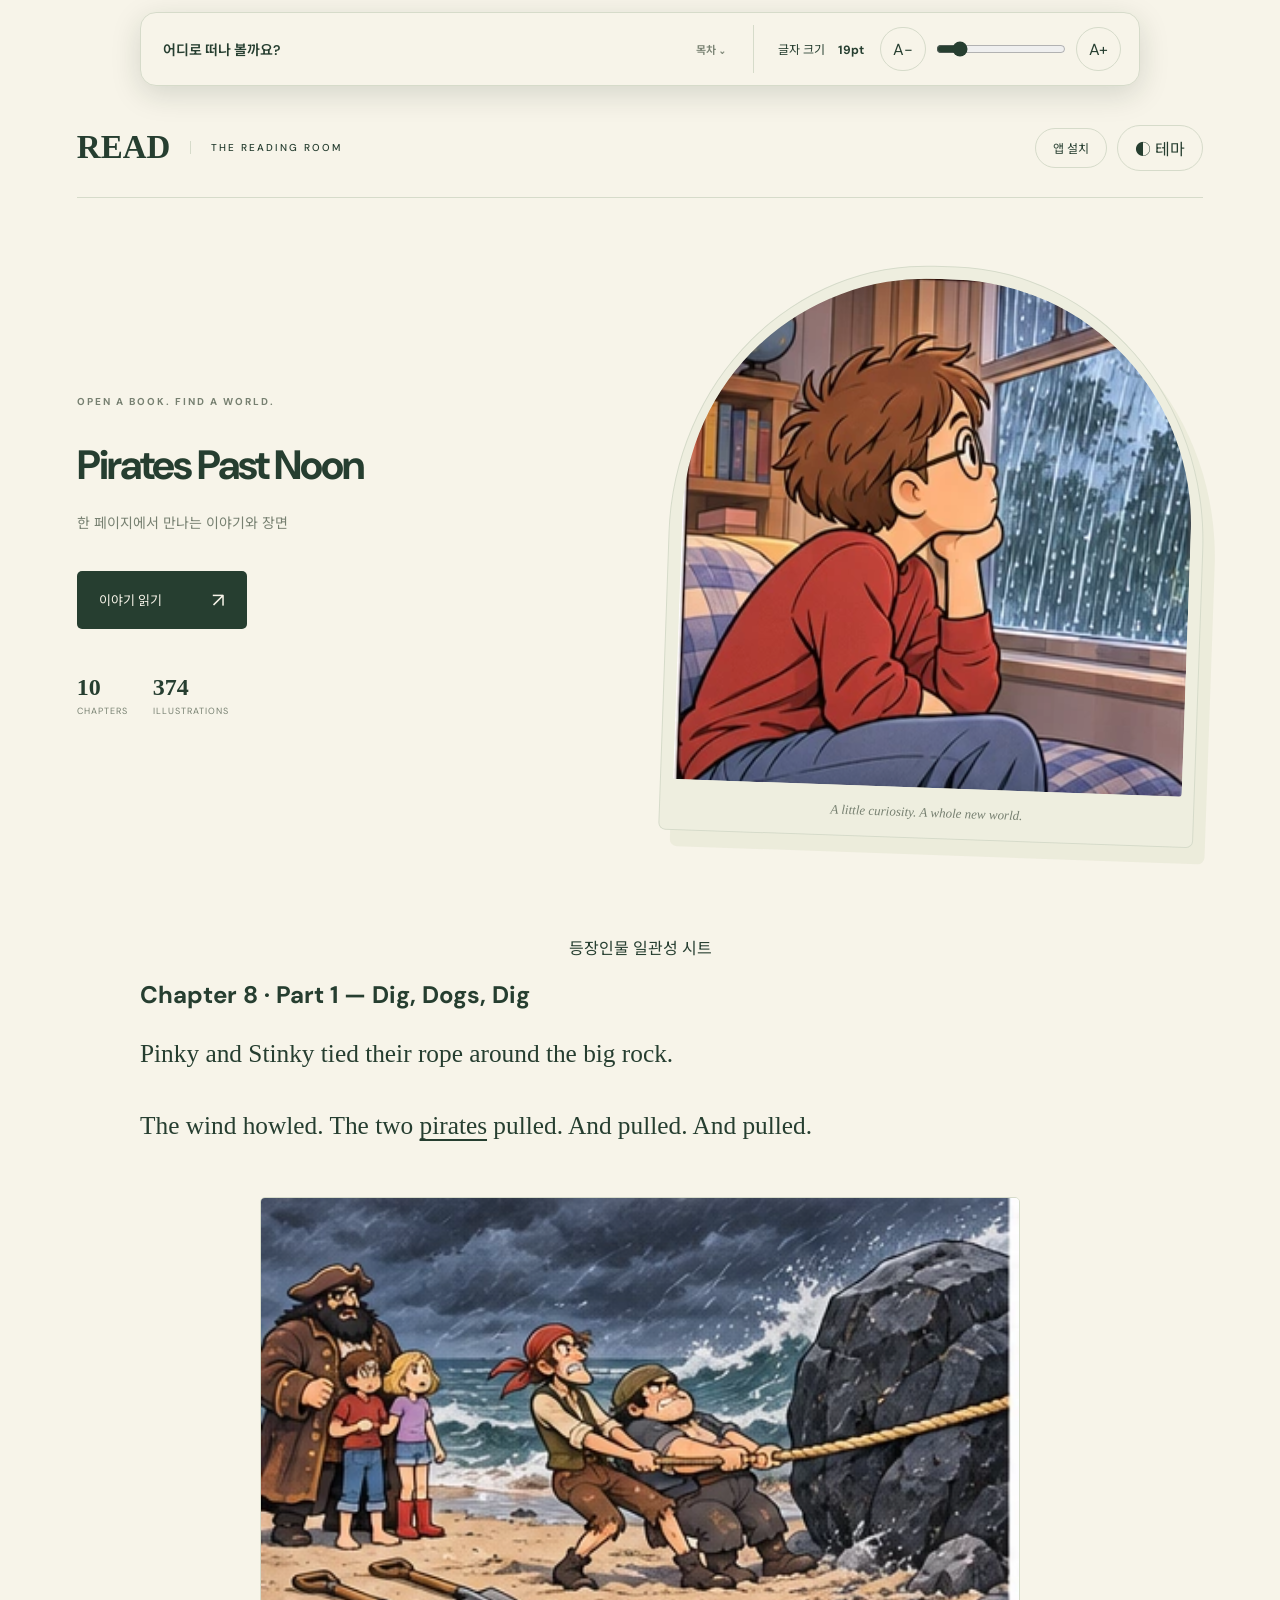
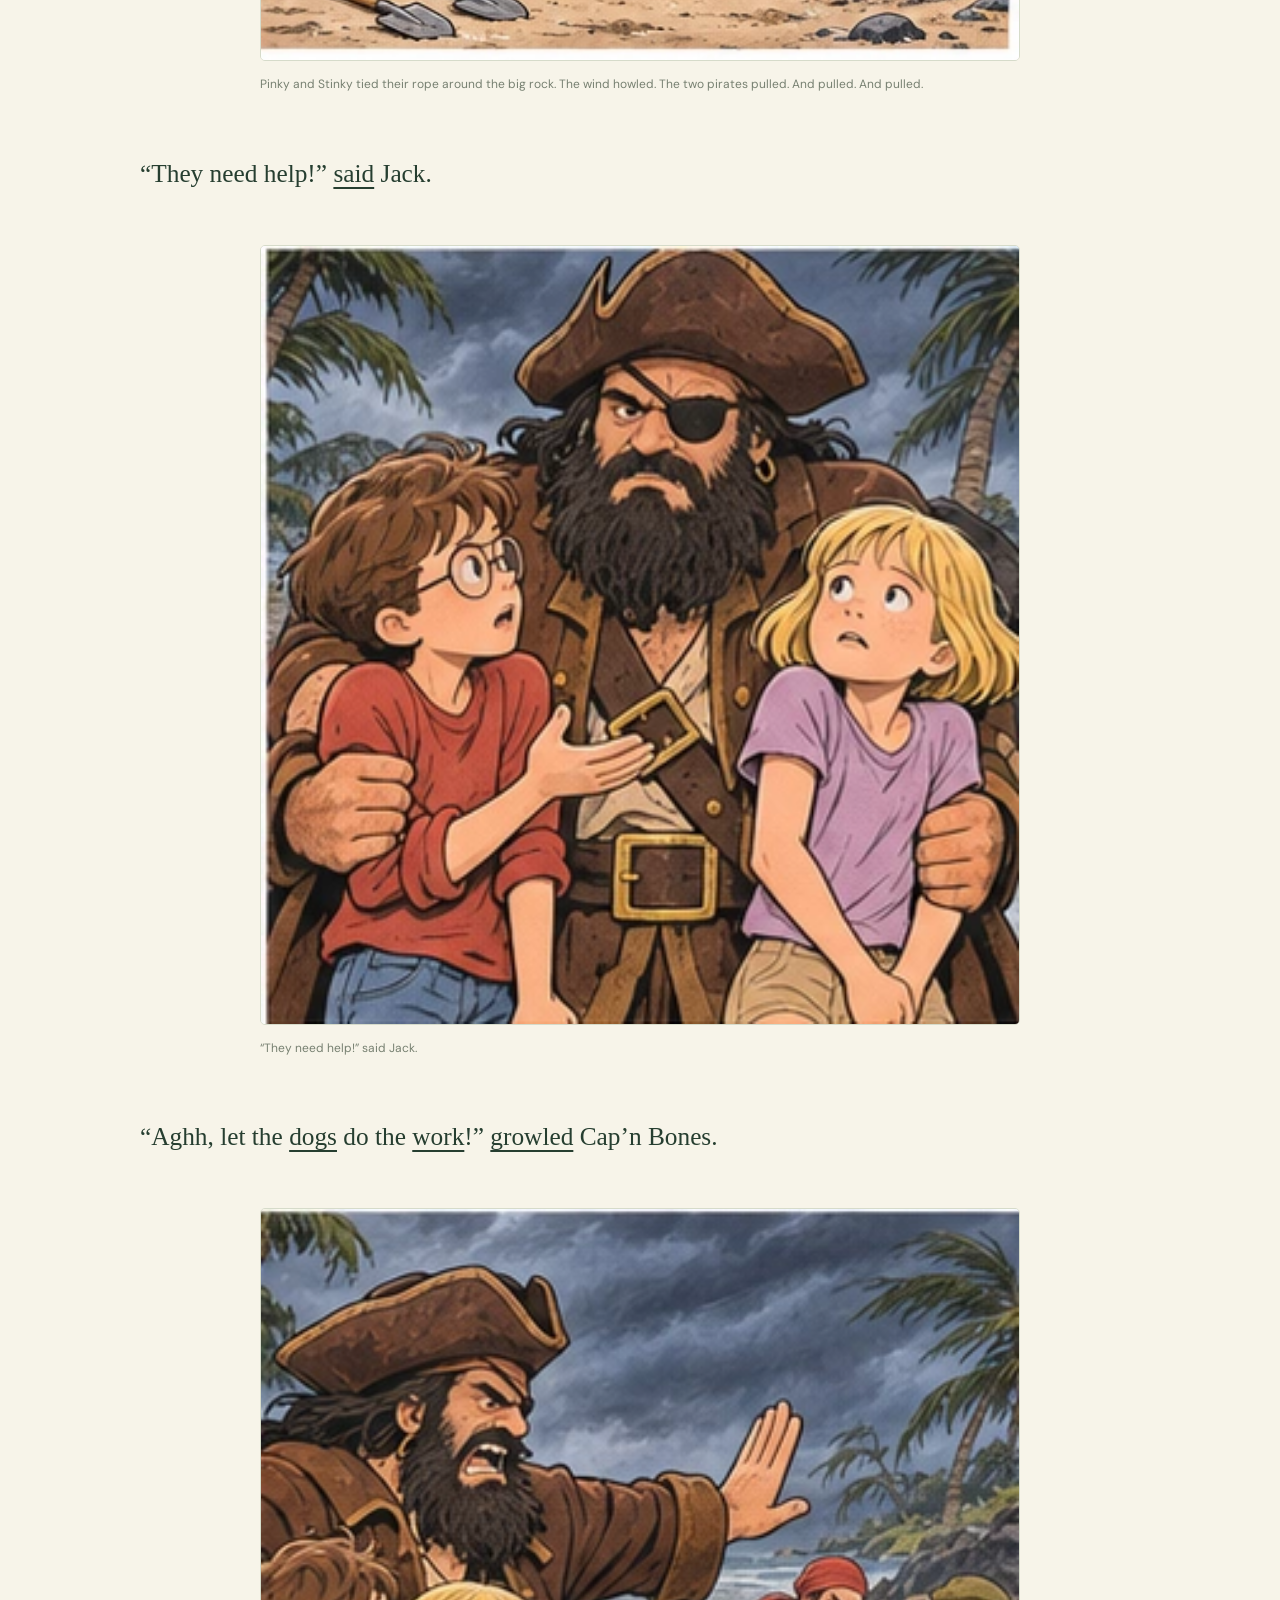
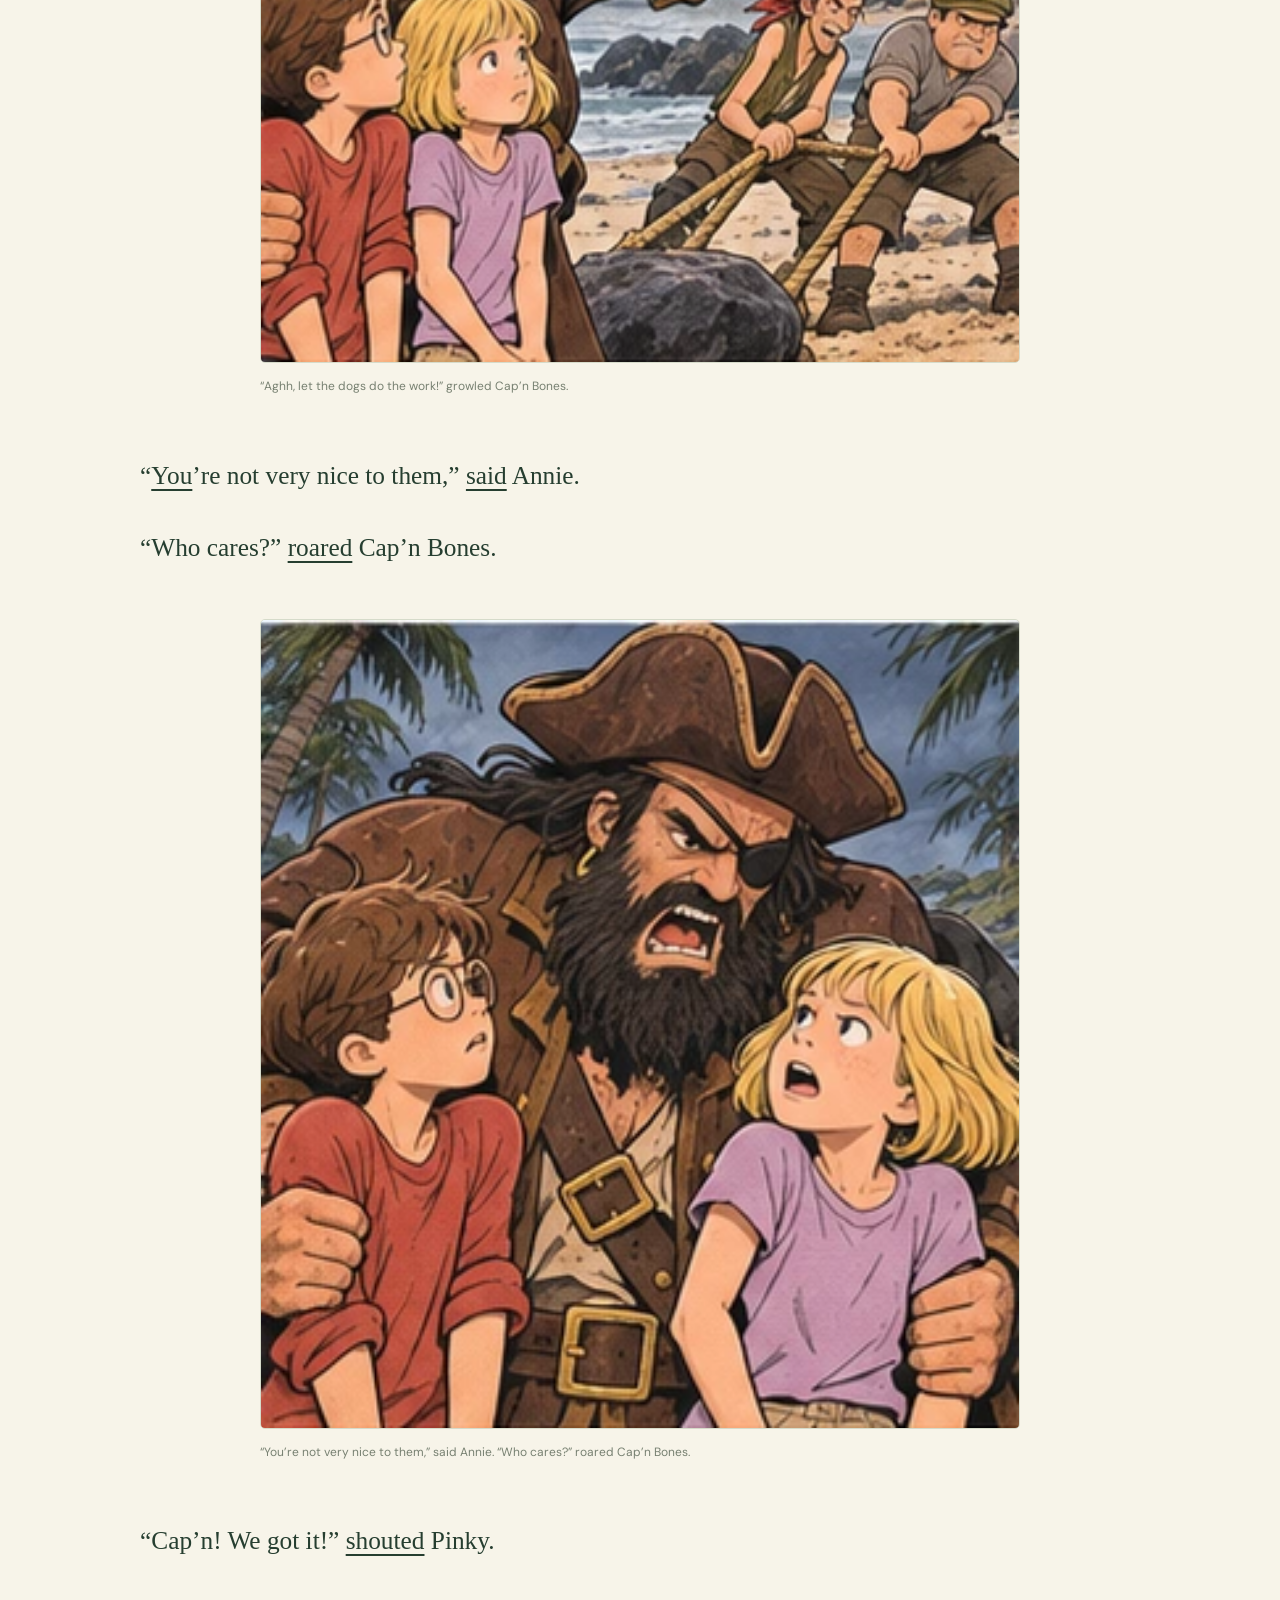
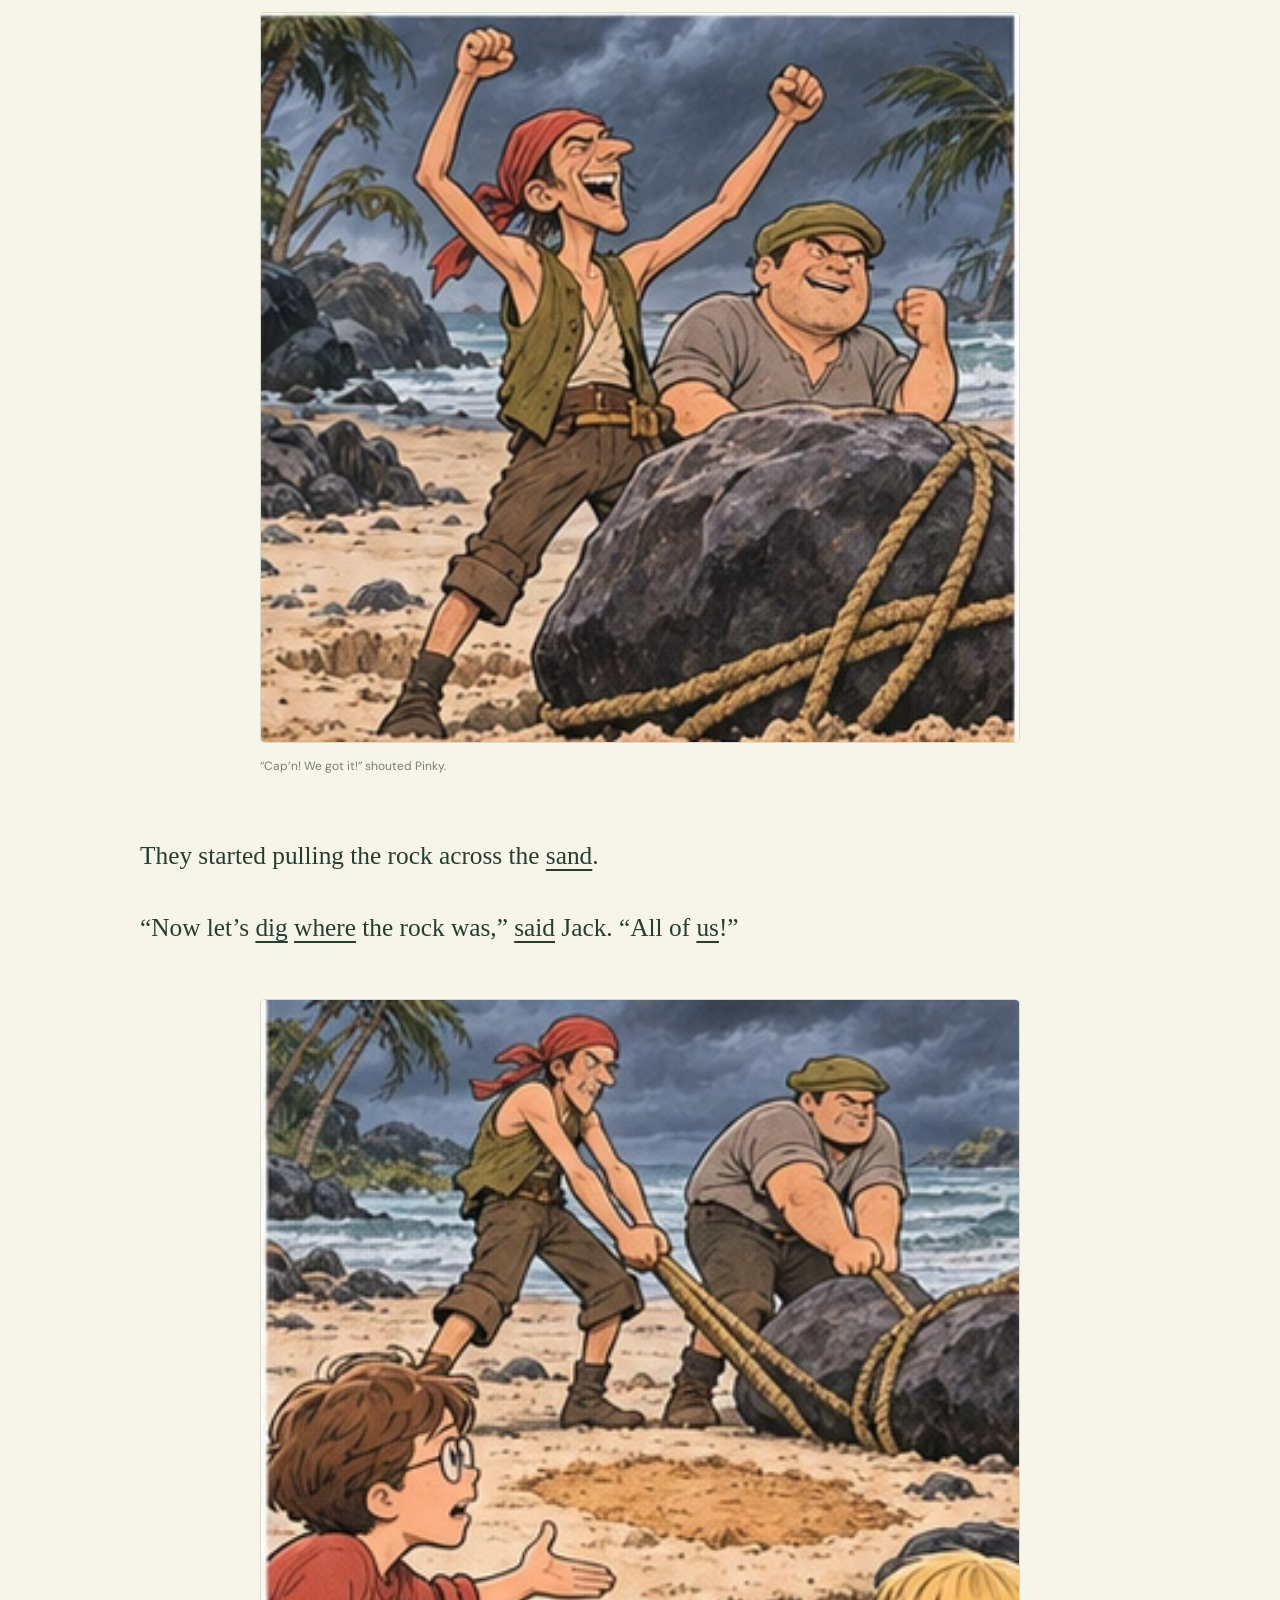
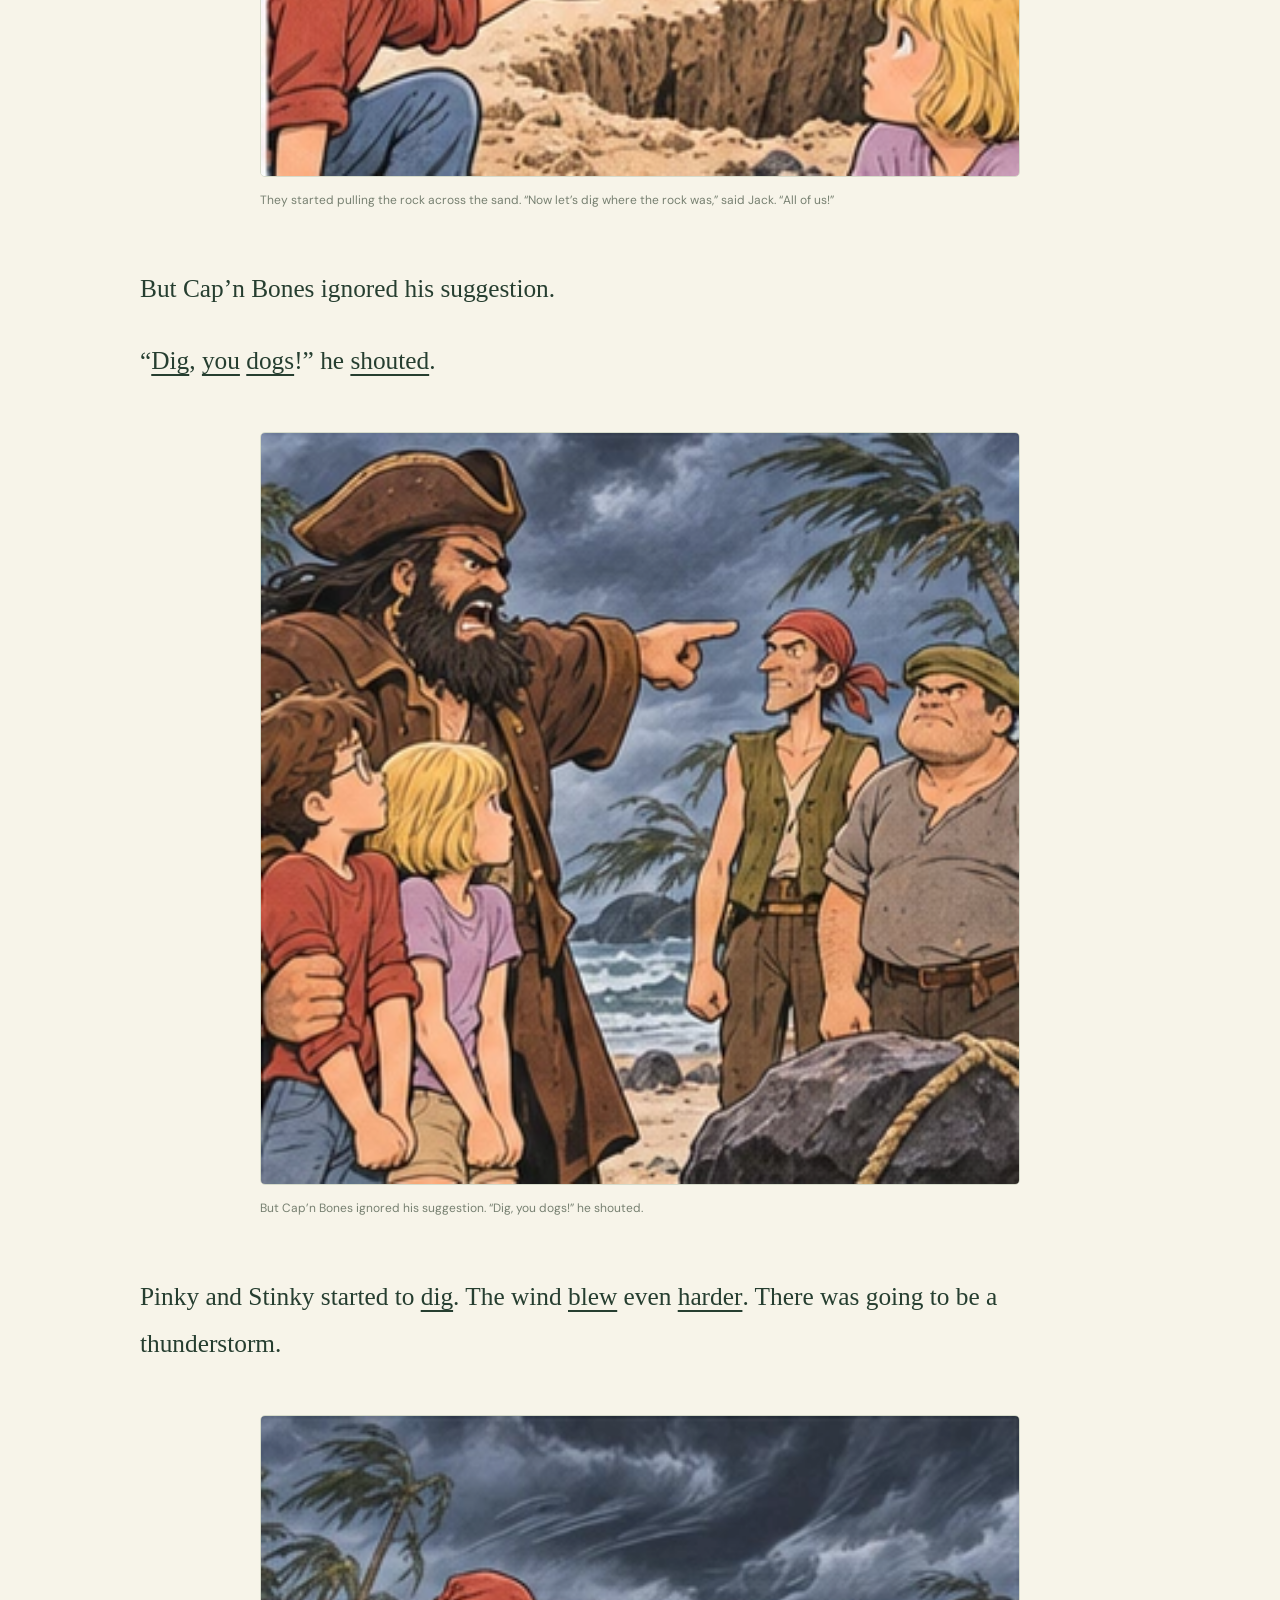
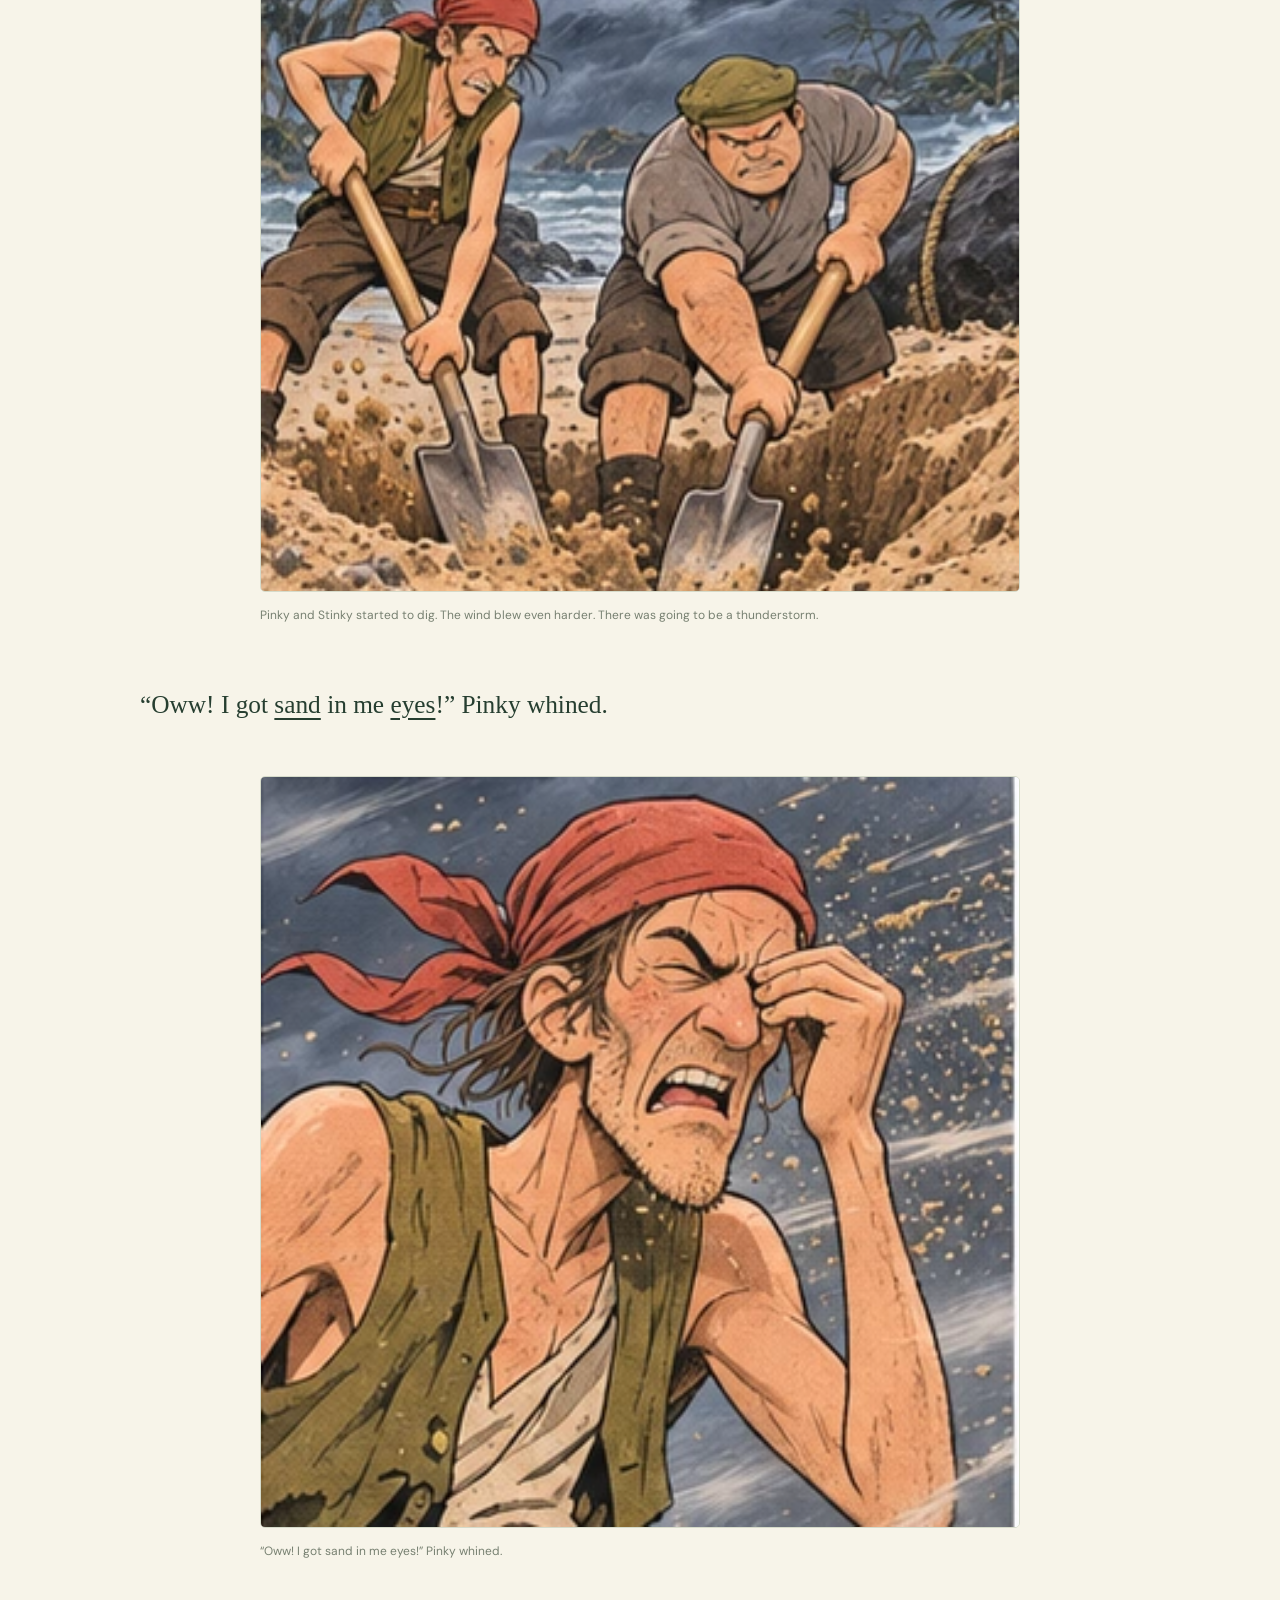
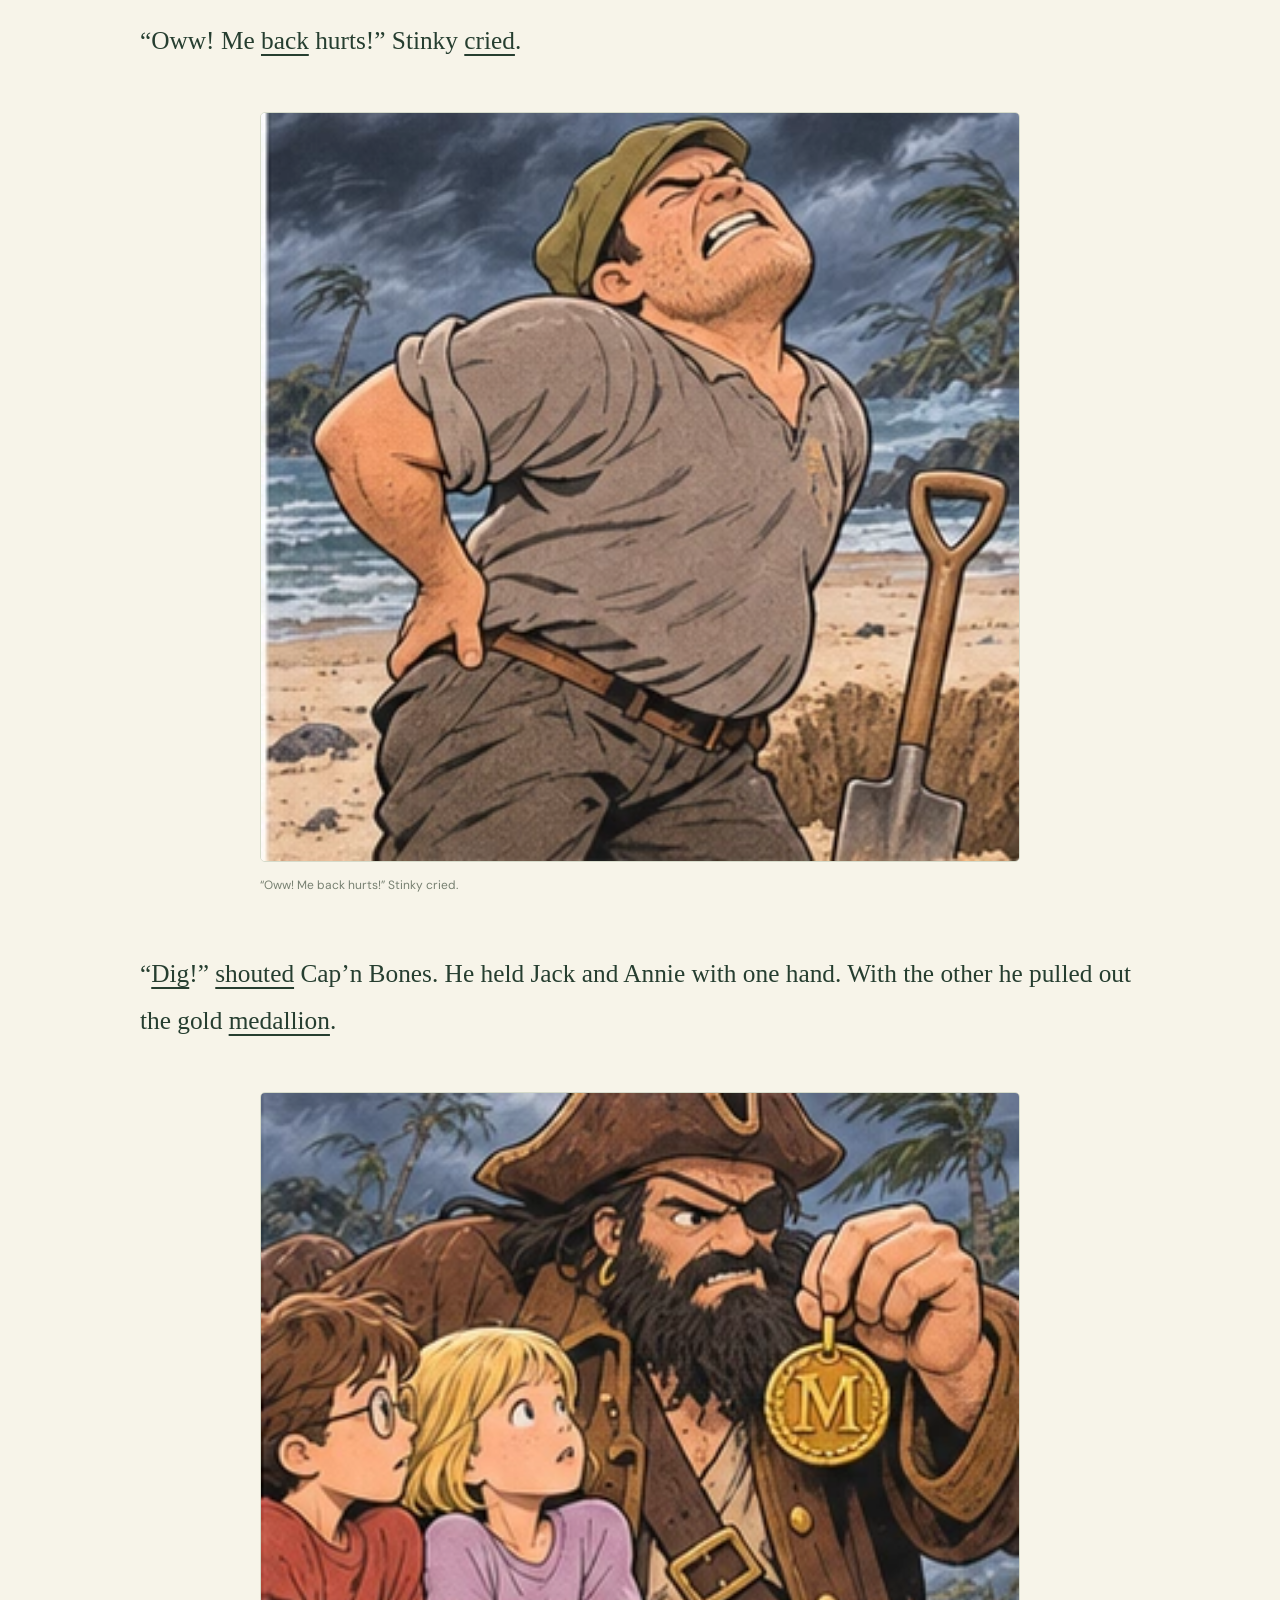
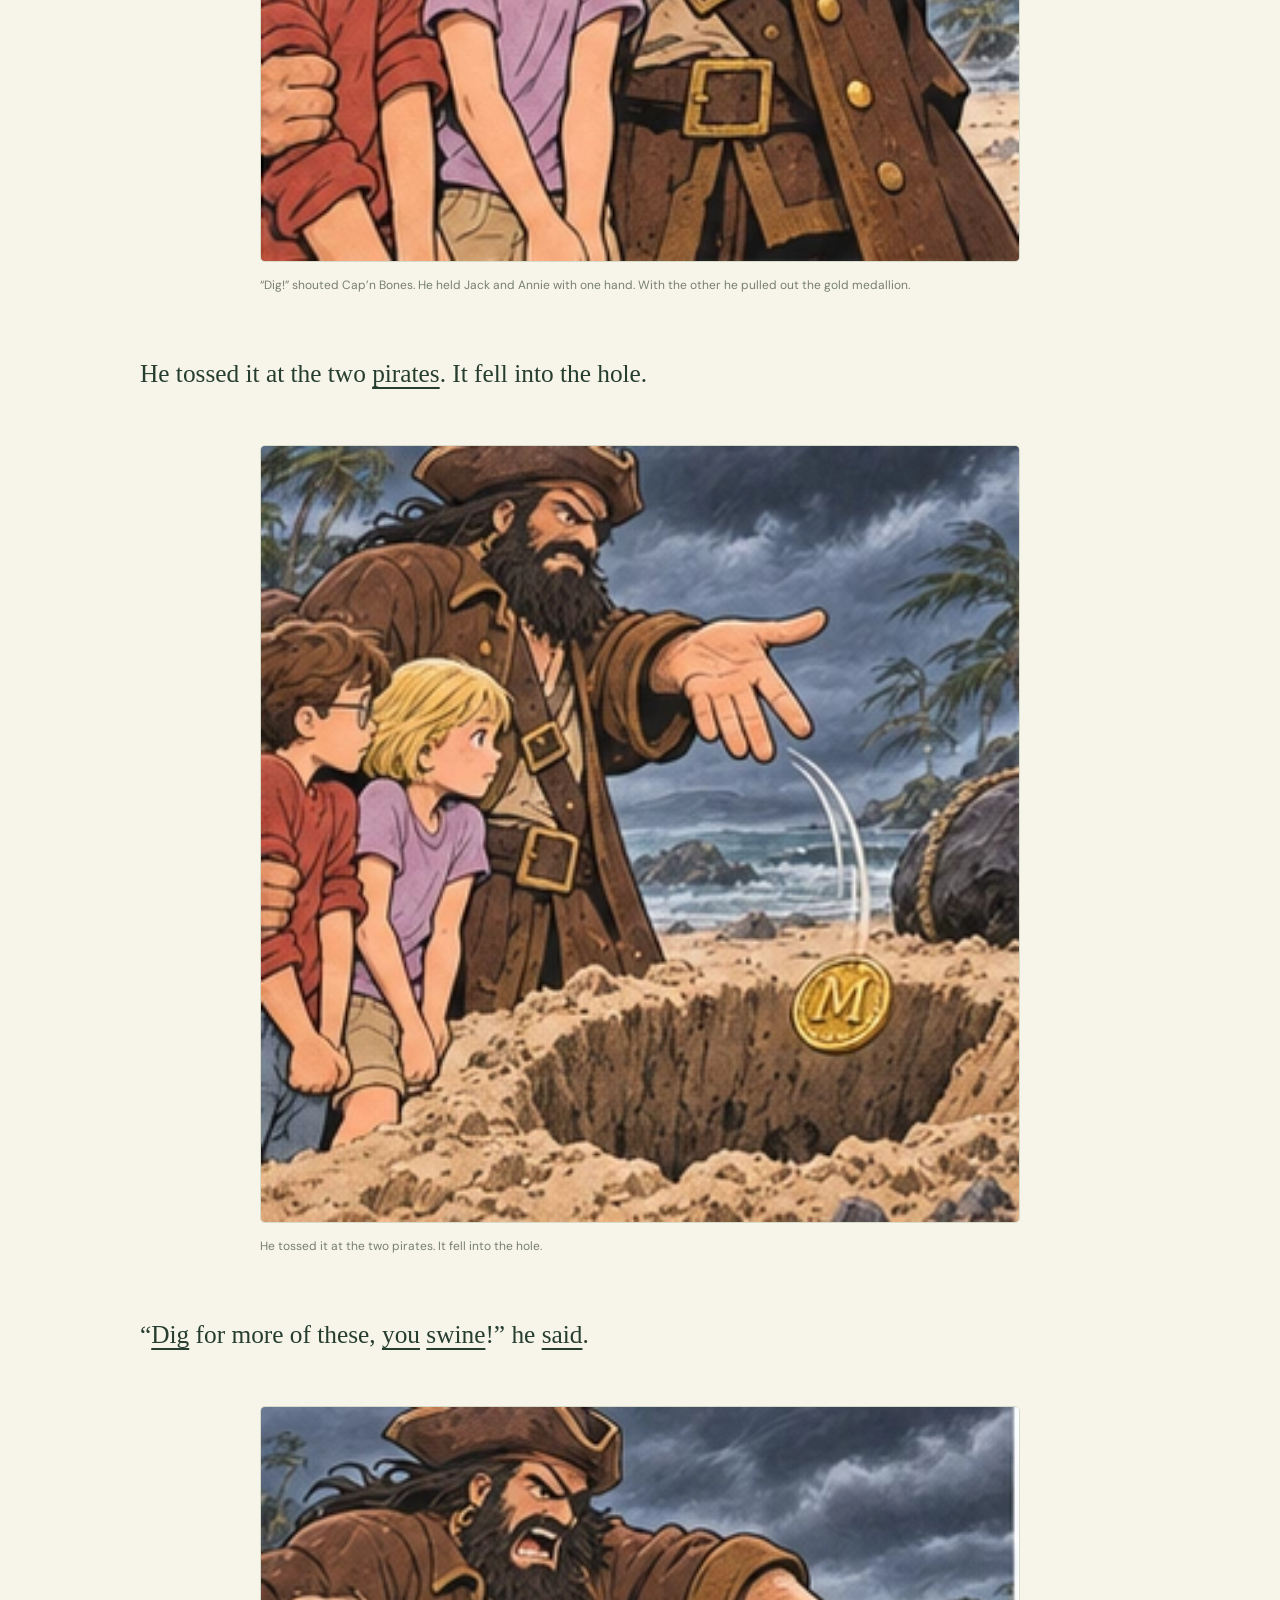
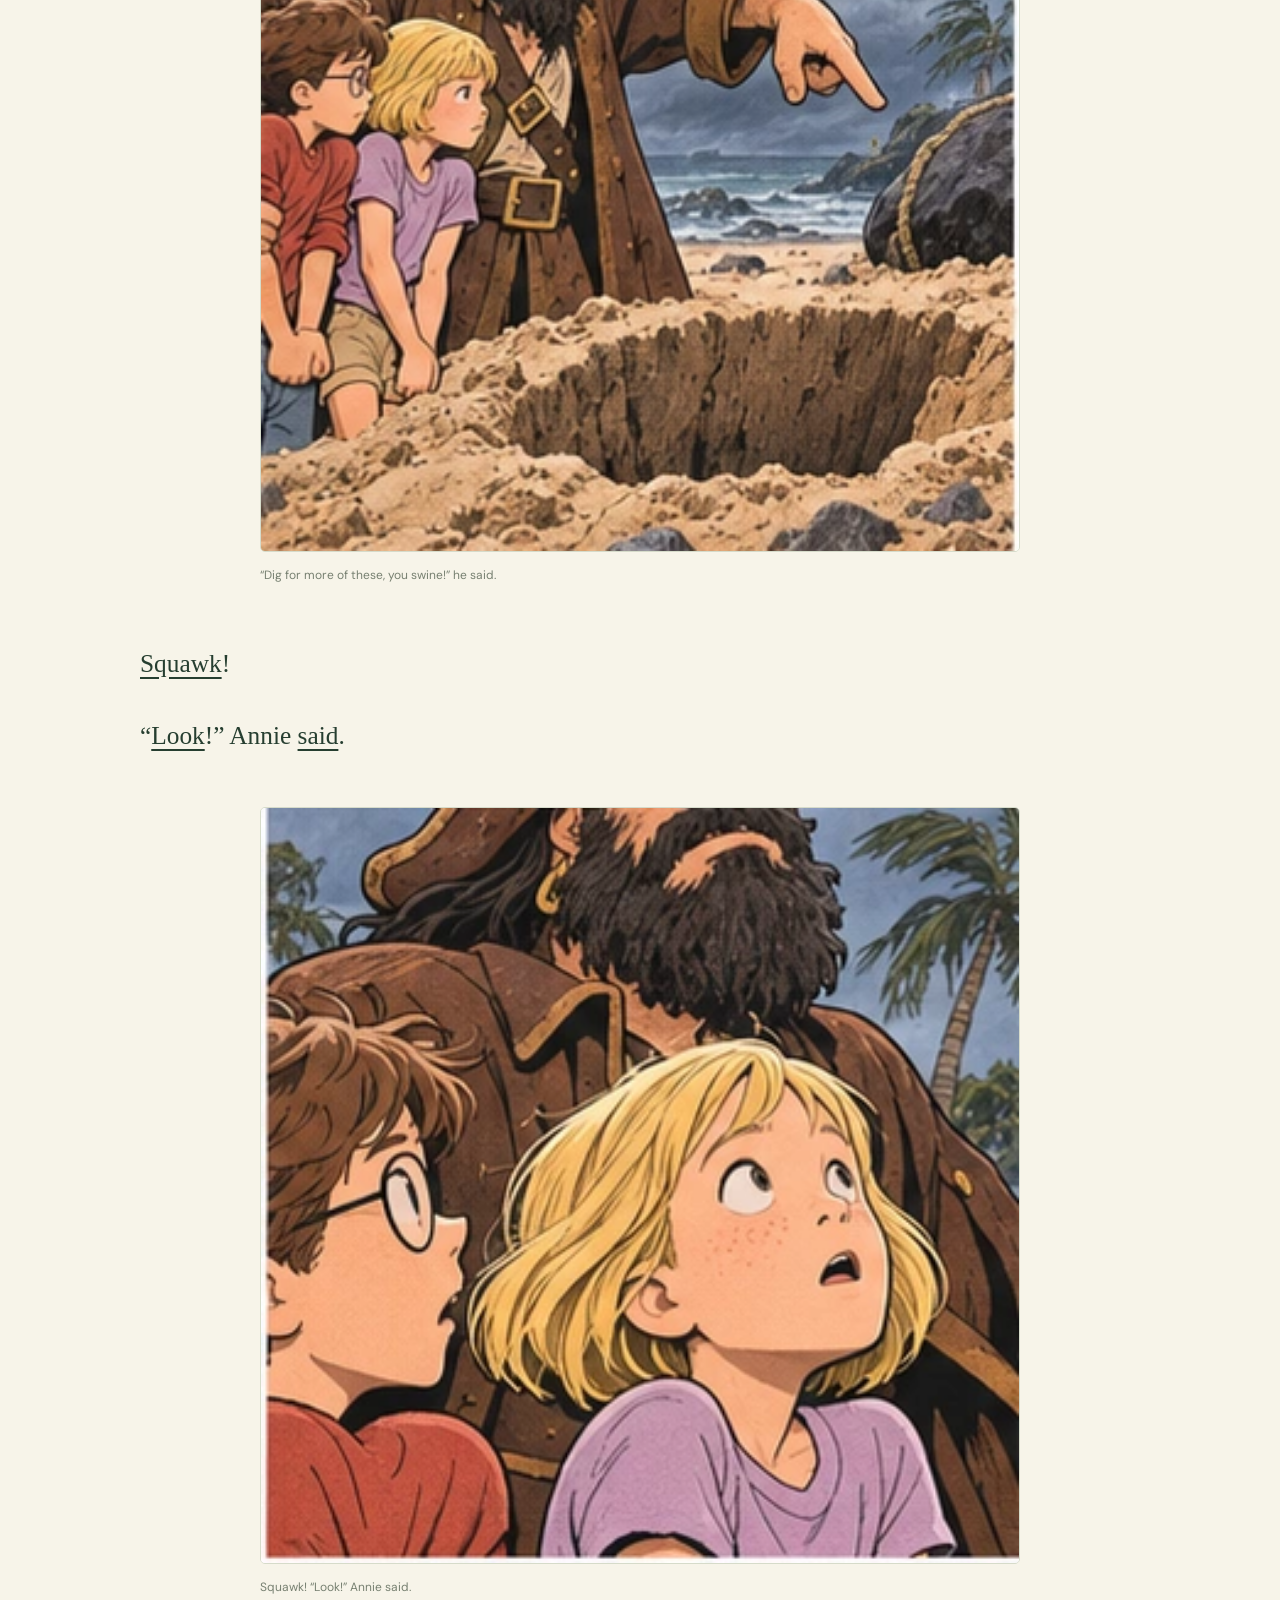
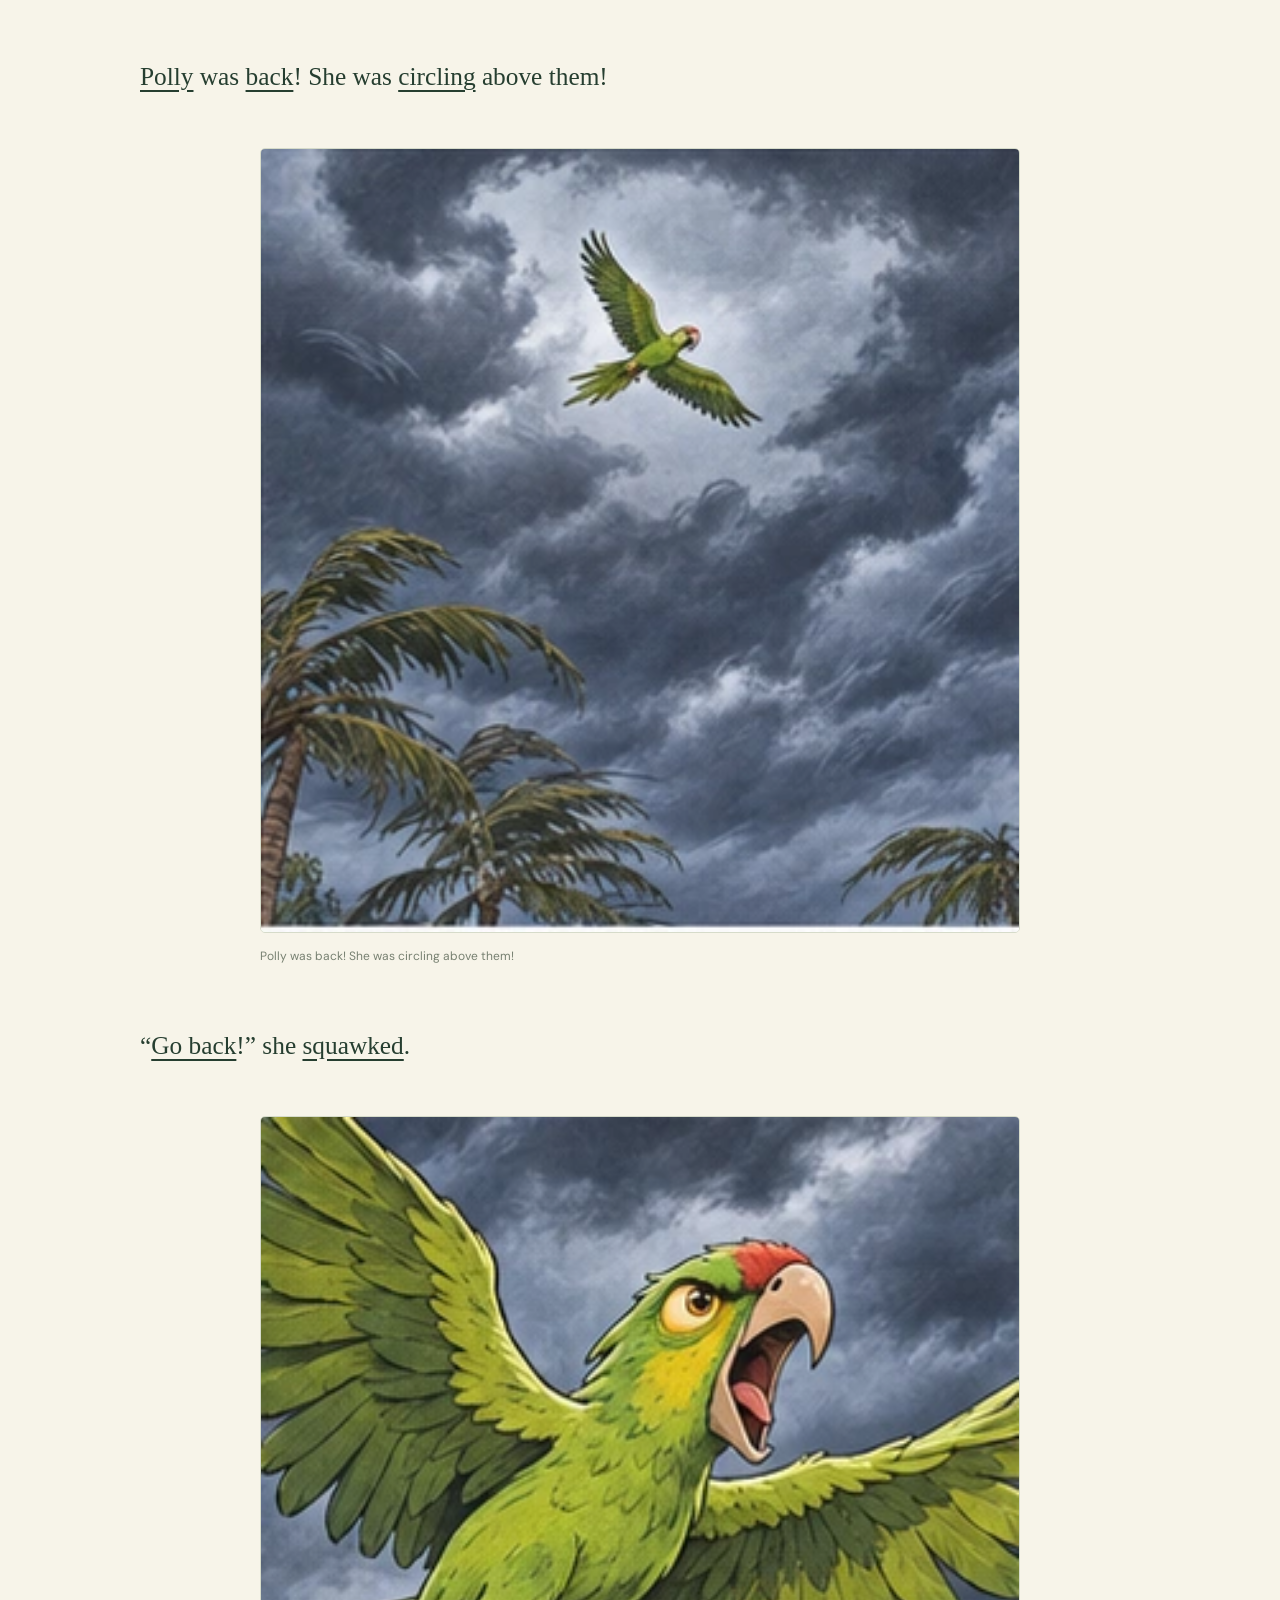
<file: part-08-01.html>
<!DOCTYPE html>

<html data-story-id="mth04-reading-room" lang="ko"><head><meta charset="utf-8"/><meta content="width=device-width,initial-scale=1,viewport-fit=cover" name="viewport"/><meta content="#263e30" name="theme-color"/><meta content="한 페이지에서 만나는 이야기와 장면" name="description"/><title>Chapter 8 · Part 1 — Dig, Dogs, Dig · Pirates Past Noon</title><link href="style.css?v=e98a9d8c6372" rel="stylesheet"/><script defer="" src="app.js?v=e98a9d8c6372"></script><script defer="" src="pwa.js?v=e98a9d8c6372"></script><link href="manifest.webmanifest" rel="manifest"/><meta content="yes" name="mobile-web-app-capable"/><meta content="yes" name="apple-mobile-web-app-capable"/><meta content="Pirates Past Noon" name="apple-mobile-web-app-title"/><meta content="black-translucent" name="apple-mobile-web-app-status-bar-style"/><link href="assets/app-icon-180.png" rel="apple-touch-icon"/><link href="assets/app-icon-192.png" rel="icon" sizes="192x192" type="image/png"/><link href="learning.css" rel="stylesheet"/><script defer="" src="learning.js?v=pdf-vocab-20261123"></script></head>
<body><a class="skip" href="#part-p1">본문으로 이동</a><div aria-label="독서 도구" class="floating-reader" id="floating-reader" role="region"><details class="chapter-menu" id="chapter-menu"><summary>어디로 떠나 볼까요?<span aria-hidden="true">목차 ⌄</span></summary><nav aria-label="전체 이야기 목차" class="toc"><a href="part-01-01.html">Chapter 1 · Part 1 — Too Late!</a><a href="part-01-02.html">Chapter 1 · Part 2 — Too Late!</a><a href="part-02-01.html">Chapter 2 · Part 1 — The Bright Blue Sea</a><a href="part-03-01.html">Chapter 3 · Part 1 — Three Men in a Boat</a><a href="part-04-01.html">Chapter 4 · Part 1 — Vile Booty</a><a href="part-05-01.html">Chapter 5 · Part 1 — The Kid’s Treasure</a><a href="part-06-01.html">Chapter 6 · Part 1 — The Whale’s Eye</a><a href="part-07-01.html">Chapter 7 · Part 1 — Gale’s a-Blowin’</a><a href="part-08-01.html">Chapter 8 · Part 1 — Dig, Dogs, Dig</a><a href="part-08-02.html">Chapter 8 · Part 2 — Dig, Dogs, Dig</a><a href="part-09-01.html">Chapter 9 · Part 1 — The Mysterious M</a><a href="part-10-01.html">Chapter 10 · Part 1 — Treasure Again</a><a href="part-10-02.html">Chapter 10 · Part 2 — Treasure Again</a></nav></details><div class="reading-tools"><div><label for="font-size">글자 크기 <output for="font-size" id="font-value">19pt</output></label></div><div class="size-controls"><button aria-label="글자 크기 줄이기" id="smaller" type="button">A−</button><input aria-label="본문 글자 크기" id="font-size" max="50" min="14" step="1" type="range" value="19"/><button aria-label="글자 크기 늘리기" id="larger" type="button">A+</button></div></div></div>
<div class="shell"><header class="topbar"><a class="brand" href="#">READ<span>THE READING ROOM</span></a><button id="install-app" type="button">앱 설치</button><button aria-label="어두운 테마로 전환" id="theme" type="button">◐ <span>테마</span></button></header><main><div class="hero"><div class="hero-copy"><span class="eyebrow">OPEN A BOOK. FIND A WORLD.</span><h1 lang="en">Pirates Past Noon</h1><p class="hero-desc">한 페이지에서 만나는 이야기와 장면</p><a class="start" href="#part-p1">이야기 읽기 <span>↗</span></a><div class="stats"><span><b>10</b> CHAPTERS</span><span><b>374</b> ILLUSTRATIONS</span></div></div><div class="hero-art"><img alt="Jack watches the rain from his bedroom." height="306" src="assets/scene-0001.webp?v=e98a9d8c6372" width="304"/><span class="art-note">A little curiosity. A whole new world.</span></div></div><p class="reader-links"><a href="characters.html">등장인물 일관성 시트</a></p><article><h2>Chapter 8 · Part 1 — Dig, Dogs, Dig</h2><p class="story-text" id="part-p1"><span class="sentence">Pinky and Stinky tied their rope around the big rock.</span></p><p class="story-text" id="part-p2"><span class="sentence">The wind howled. The two <button aria-expanded="false" class="vocab-word" data-word="pirates">pirates</button> pulled. And pulled. And pulled.</span></p><figure><a href="assets/scene-0240.webp?v=e98a9d8c6372" rel="noopener" target="_blank"><img alt="Pinky and Stinky tied their rope around the big rock. The wind howled. The two pirates pulled. And pulled. And pulled." height="249" loading="lazy" src="assets/scene-0240.webp?v=e98a9d8c6372" width="408"/></a><figcaption>Pinky and Stinky tied their rope around the big rock. The wind howled. The two pirates pulled. And pulled. And pulled.</figcaption></figure><p class="story-text" id="part-p3"><span class="sentence">“They need help!” <button aria-expanded="false" class="vocab-word" data-word="said" type="button">said</button> Jack.</span></p><figure><a href="assets/scene-0241.webp?v=e98a9d8c6372" rel="noopener" target="_blank"><img alt="“They need help!” said Jack." height="307" loading="lazy" src="assets/scene-0241.webp?v=e98a9d8c6372" width="299"/></a><figcaption>“They need help!” said Jack.</figcaption></figure><p class="story-text" id="part-p4"><span class="sentence">“Aghh, let the <button aria-expanded="false" class="vocab-word" data-word="dogs" type="button">dogs</button> do the <button aria-expanded="false" class="vocab-word" data-word="work" type="button">work</button>!” <button aria-expanded="false" class="vocab-word" data-word="growled" type="button">growled</button> Cap’n Bones.</span></p><figure><a href="assets/scene-0242.webp?v=e98a9d8c6372" rel="noopener" target="_blank"><img alt="“Aghh, let the dogs do the work!” growled Cap’n Bones." height="307" loading="lazy" src="assets/scene-0242.webp?v=e98a9d8c6372" width="309"/></a><figcaption>“Aghh, let the dogs do the work!” growled Cap’n Bones.</figcaption></figure><p class="story-text" id="part-p5"><span class="sentence">“<button aria-expanded="false" class="vocab-word" data-word="you" type="button">You</button>’re not very nice to them,” <button aria-expanded="false" class="vocab-word" data-word="said" type="button">said</button> Annie.</span></p><p class="story-text" id="part-p6"><span class="sentence">“Who cares?” <button aria-expanded="false" class="vocab-word" data-word="roared" type="button">roared</button> Cap’n Bones.</span></p><figure><a href="assets/scene-0243.webp?v=e98a9d8c6372" rel="noopener" target="_blank"><img alt="“You’re not very nice to them,” said Annie. “Who cares?” roared Cap’n Bones." height="307" loading="lazy" src="assets/scene-0243.webp?v=e98a9d8c6372" width="288"/></a><figcaption>“You’re not very nice to them,” said Annie. “Who cares?” roared Cap’n Bones.</figcaption></figure><p class="story-text" id="part-p7"><span class="sentence">“Cap’n! We got it!” <button aria-expanded="false" class="vocab-word" data-word="shouted">shouted</button> Pinky.</span></p><figure><a href="assets/scene-0244.webp?v=e98a9d8c6372" rel="noopener" target="_blank"><img alt="“Cap’n! We got it!” shouted Pinky." height="307" loading="lazy" src="assets/scene-0244.webp?v=e98a9d8c6372" width="319"/></a><figcaption>“Cap’n! We got it!” shouted Pinky.</figcaption></figure><p class="story-text" id="part-p8"><span class="sentence">They started pulling the rock across the <button aria-expanded="false" class="vocab-word" data-word="sand" type="button">sand</button>.</span></p><p class="story-text" id="part-p9"><span class="sentence">“Now let’s <button aria-expanded="false" class="vocab-word" data-word="dig" type="button">dig</button> <button aria-expanded="false" class="vocab-word" data-word="where" type="button">where</button> the rock was,” <button aria-expanded="false" class="vocab-word" data-word="said" type="button">said</button> Jack. “All of <button aria-expanded="false" class="vocab-word" data-word="us" type="button">us</button>!”</span></p><figure><a href="assets/scene-0245.webp?v=e98a9d8c6372" rel="noopener" target="_blank"><img alt="They started pulling the rock across the sand. “Now let’s dig where the rock was,” said Jack. “All of us!”" height="306" loading="lazy" src="assets/scene-0245.webp?v=e98a9d8c6372" width="299"/></a><figcaption>They started pulling the rock across the sand. “Now let’s dig where the rock was,” said Jack. “All of us!”</figcaption></figure><p class="story-text" id="part-p10"><span class="sentence">But Cap’n Bones ignored his suggestion.</span></p><p class="story-text" id="part-p11"><span class="sentence">“<button aria-expanded="false" class="vocab-word" data-word="dig" type="button">Dig</button>, <button aria-expanded="false" class="vocab-word" data-word="you" type="button">you</button> <button aria-expanded="false" class="vocab-word" data-word="dogs" type="button">dogs</button>!” he <button aria-expanded="false" class="vocab-word" data-word="shouted">shouted</button>.</span></p><figure><a href="assets/scene-0246.webp?v=e98a9d8c6372" rel="noopener" target="_blank"><img alt="But Cap’n Bones ignored his suggestion. “Dig, you dogs!” he shouted." height="306" loading="lazy" src="assets/scene-0246.webp?v=e98a9d8c6372" width="309"/></a><figcaption>But Cap’n Bones ignored his suggestion. “Dig, you dogs!” he shouted.</figcaption></figure><p class="story-text" id="part-p12"><span class="sentence">Pinky and Stinky started to <button aria-expanded="false" class="vocab-word" data-word="dig" type="button">dig</button>. The wind <button aria-expanded="false" class="vocab-word" data-word="blew" type="button">blew</button> even <button aria-expanded="false" class="vocab-word" data-word="harder" type="button">harder</button>. There was going to be a thunderstorm.</span></p><figure><a href="assets/scene-0247.webp?v=e98a9d8c6372" rel="noopener" target="_blank"><img alt="Pinky and Stinky started to dig. The wind blew even harder. There was going to be a thunderstorm." height="306" loading="lazy" src="assets/scene-0247.webp?v=e98a9d8c6372" width="299"/></a><figcaption>Pinky and Stinky started to dig. The wind blew even harder. There was going to be a thunderstorm.</figcaption></figure><p class="story-text" id="part-p13"><span class="sentence">“Oww! I got <button aria-expanded="false" class="vocab-word" data-word="sand" type="button">sand</button> in me <button aria-expanded="false" class="vocab-word" data-word="eyes" type="button">eyes</button>!” Pinky whined.</span></p><figure><a href="assets/scene-0248.webp?v=e98a9d8c6372" rel="noopener" target="_blank"><img alt="“Oww! I got sand in me eyes!” Pinky whined." height="306" loading="lazy" src="assets/scene-0248.webp?v=e98a9d8c6372" width="309"/></a><figcaption>“Oww! I got sand in me eyes!” Pinky whined.</figcaption></figure><p class="story-text" id="part-p14"><span class="sentence">“Oww! Me <button aria-expanded="false" class="vocab-word" data-definition="The rear part of a person’s or animal’s body." data-ko="등" data-word="back" type="button">back</button> hurts!” Stinky <button aria-expanded="false" class="vocab-word" data-word="cried" type="button">cried</button>.</span></p><figure><a href="assets/scene-0249.webp?v=e98a9d8c6372" rel="noopener" target="_blank"><img alt="“Oww! Me back hurts!” Stinky cried." height="304" loading="lazy" src="assets/scene-0249.webp?v=e98a9d8c6372" width="308"/></a><figcaption>“Oww! Me back hurts!” Stinky cried.</figcaption></figure><p class="story-text" id="part-p15"><span class="sentence">“<button aria-expanded="false" class="vocab-word" data-word="dig" type="button">Dig</button>!” <button aria-expanded="false" class="vocab-word" data-word="shouted">shouted</button> Cap’n Bones. He held Jack and Annie with one hand. With the other he pulled out the gold <button aria-expanded="false" class="vocab-word" data-word="medallion">medallion</button>.</span></p><figure><a href="assets/scene-0250.webp?v=e98a9d8c6372" rel="noopener" target="_blank"><img alt="“Dig!” shouted Cap’n Bones. He held Jack and Annie with one hand. With the other he pulled out the gold medallion." height="304" loading="lazy" src="assets/scene-0250.webp?v=e98a9d8c6372" width="300"/></a><figcaption>“Dig!” shouted Cap’n Bones. He held Jack and Annie with one hand. With the other he pulled out the gold medallion.</figcaption></figure><p class="story-text" id="part-p16"><span class="sentence">He tossed it at the two <button aria-expanded="false" class="vocab-word" data-word="pirates">pirates</button>. It fell into the hole.</span></p><figure><a href="assets/scene-0251.webp?v=e98a9d8c6372" rel="noopener" target="_blank"><img alt="He tossed it at the two pirates. It fell into the hole." height="304" loading="lazy" src="assets/scene-0251.webp?v=e98a9d8c6372" width="297"/></a><figcaption>He tossed it at the two pirates. It fell into the hole.</figcaption></figure><p class="story-text" id="part-p17"><span class="sentence">“<button aria-expanded="false" class="vocab-word" data-word="dig" type="button">Dig</button> for more of these, <button aria-expanded="false" class="vocab-word" data-word="you" type="button">you</button> <button aria-expanded="false" class="vocab-word" data-word="swine" type="button">swine</button>!” he <button aria-expanded="false" class="vocab-word" data-word="said" type="button">said</button>.</span></p><figure><a href="assets/scene-0252.webp?v=e98a9d8c6372" rel="noopener" target="_blank"><img alt="“Dig for more of these, you swine!” he said." height="304" loading="lazy" src="assets/scene-0252.webp?v=e98a9d8c6372" width="310"/></a><figcaption>“Dig for more of these, you swine!” he said.</figcaption></figure><p class="story-text" id="part-p18"><span class="sentence"><button aria-expanded="false" class="vocab-word" data-word="squawk" type="button">Squawk</button>!</span></p><p class="story-text" id="part-p19"><span class="sentence">“<button aria-expanded="false" class="vocab-word" data-word="look" type="button">Look</button>!” Annie <button aria-expanded="false" class="vocab-word" data-word="said" type="button">said</button>.</span></p><figure><a href="assets/scene-0253.webp?v=e98a9d8c6372" rel="noopener" target="_blank"><img alt="Squawk! “Look!” Annie said." height="308" loading="lazy" src="assets/scene-0253.webp?v=e98a9d8c6372" width="309"/></a><figcaption>Squawk! “Look!” Annie said.</figcaption></figure><p class="story-text" id="part-p20"><span class="sentence"><button aria-expanded="false" class="vocab-word" data-word="Polly" type="button">Polly</button> was <button aria-expanded="false" class="vocab-word" data-definition="Toward a previous place or position." data-ko="돌아가다 / 뒤로" data-word="back" type="button">back</button>! She was <button aria-expanded="false" class="vocab-word" data-word="circling" type="button">circling</button> above them!</span></p><figure><a href="assets/scene-0254.webp?v=e98a9d8c6372" rel="noopener" target="_blank"><img alt="Polly was back! She was circling above them!" height="308" loading="lazy" src="assets/scene-0254.webp?v=e98a9d8c6372" width="298"/></a><figcaption>Polly was back! She was circling above them!</figcaption></figure><p class="story-text" id="part-p21"><span class="sentence">“<button aria-expanded="false" class="vocab-word" data-word="go back" type="button">Go back</button>!” she <button aria-expanded="false" class="vocab-word" data-word="squawked" type="button">squawked</button>.</span></p><figure><a href="assets/scene-0255.webp?v=e98a9d8c6372" rel="noopener" target="_blank"><img alt="“Go back!” she squawked." height="308" loading="lazy" src="assets/scene-0255.webp?v=e98a9d8c6372" width="297"/></a><figcaption>“Go back!” she squawked.</figcaption></figure><p class="story-text" id="part-p22"><span class="sentence">Stinky and Pinky looked up at the <button aria-expanded="false" class="vocab-word" data-word="parrot">parrot</button>. They scowled.</span></p><figure><a href="assets/scene-0256.webp?v=e98a9d8c6372" rel="noopener" target="_blank"><img alt="Stinky and Pinky looked up at the parrot. They scowled." height="308" loading="lazy" src="assets/scene-0256.webp?v=e98a9d8c6372" width="310"/></a><figcaption>Stinky and Pinky looked up at the parrot. They scowled.</figcaption></figure><p class="story-text" id="part-p23"><span class="sentence">“<button aria-expanded="false" class="vocab-word" data-word="dig" type="button">Dig</button>!” <button aria-expanded="false" class="vocab-word" data-word="shouted">shouted</button> Cap’n Bones.</span></p><figure><a href="assets/scene-0257.webp?v=e98a9d8c6372" rel="noopener" target="_blank"><img alt="“Dig!” shouted Cap’n Bones." height="307" loading="lazy" src="assets/scene-0257.webp?v=e98a9d8c6372" width="308"/></a><figcaption>“Dig!” shouted Cap’n Bones.</figcaption></figure><p class="story-text" id="part-p24"><span class="sentence">“A big <button aria-expanded="false" class="vocab-word" data-word="storm">storm</button> is comin’, Cap’n!” <button aria-expanded="false" class="vocab-word" data-word="said" type="button">said</button> Pinky.</span></p><figure><a href="assets/scene-0258.webp?v=e98a9d8c6372" rel="noopener" target="_blank"><img alt="“A big storm is comin’, Cap’n!” said Pinky." height="307" loading="lazy" src="assets/scene-0258.webp?v=e98a9d8c6372" width="304"/></a><figcaption>“A big storm is comin’, Cap’n!” said Pinky.</figcaption></figure><p class="story-text" id="part-p25"><span class="sentence">“<button aria-expanded="false" class="vocab-word" data-word="go back" type="button">Go back</button>!” <button aria-expanded="false" class="vocab-word" data-word="said" type="button">said</button> <button aria-expanded="false" class="vocab-word" data-word="Polly" type="button">Polly</button>.</span></p><figure><a href="assets/scene-0259.webp?v=e98a9d8c6372" rel="noopener" target="_blank"><img alt="“Go back!” said Polly." height="307" loading="lazy" src="assets/scene-0259.webp?v=e98a9d8c6372" width="302"/></a><figcaption>“Go back!” said Polly.</figcaption></figure><p class="story-text" id="part-p26"><span class="sentence">“The bird’s an omen, Cap’n!” <button aria-expanded="false" class="vocab-word" data-word="shouted">shouted</button> Stinky.</span></p><figure><a href="assets/scene-0260.webp?v=e98a9d8c6372" rel="noopener" target="_blank"><img alt="“The bird’s an omen, Cap’n!” shouted Stinky." height="307" loading="lazy" src="assets/scene-0260.webp?v=e98a9d8c6372" width="307"/></a><figcaption>“The bird’s an omen, Cap’n!” shouted Stinky.</figcaption></figure><p class="story-text" id="part-p27"><span class="sentence">“<button aria-expanded="false" class="vocab-word" data-word="dig" type="button">Dig</button>, <button aria-expanded="false" class="vocab-word" data-word="you" type="button">you</button> <button aria-expanded="false" class="vocab-word" data-word="dogs" type="button">dogs</button>!” <button aria-expanded="false" class="vocab-word" data-word="cried" type="button">cried</button> Cap’n Bones.</span></p><figure><a href="assets/scene-0261.webp?v=e98a9d8c6372" rel="noopener" target="_blank"><img alt="“Dig, you dogs!” cried Cap’n Bones." height="300" loading="lazy" src="assets/scene-0261.webp?v=e98a9d8c6372" width="308"/></a><figcaption>“Dig, you dogs!” cried Cap’n Bones.</figcaption></figure><p class="story-text" id="part-p28"><span class="sentence">“<button aria-expanded="false" class="vocab-word" data-word="go back" type="button">Go back</button>!” <button aria-expanded="false" class="vocab-word" data-word="squawked" type="button">squawked</button> <button aria-expanded="false" class="vocab-word" data-word="Polly" type="button">Polly</button>.</span></p><figure><a href="assets/scene-0262.webp?v=e98a9d8c6372" rel="noopener" target="_blank"><img alt="“Go back!” squawked Polly." height="300" loading="lazy" src="assets/scene-0262.webp?v=e98a9d8c6372" width="303"/></a><figcaption>“Go back!” squawked Polly.</figcaption></figure><p class="story-text" id="part-p29"><span class="sentence">“The bird’s warning <button aria-expanded="false" class="vocab-word" data-word="us" type="button">us</button>!” <button aria-expanded="false" class="vocab-word" data-word="shouted">shouted</button> Pinky. “We’ve got to get to the ship before it’s too late!”</span></p><figure><a href="assets/scene-0263.webp?v=e98a9d8c6372" rel="noopener" target="_blank"><img alt="“The bird’s warning us!” shouted Pinky. “We’ve got to get to the ship before it’s too late!”" height="300" loading="lazy" src="assets/scene-0263.webp?v=e98a9d8c6372" width="302"/></a><figcaption>“The bird’s warning us!” shouted Pinky. “We’ve got to get to the ship before it’s too late!”</figcaption></figure><p class="story-text" id="part-p30"><span class="sentence">The two <button aria-expanded="false" class="vocab-word" data-word="pirates">pirates</button> threw down their shovels. They started running toward the <button aria-expanded="false" class="vocab-word" data-word="rowboat">rowboat</button>.</span></p><figure><a href="assets/scene-0264.webp?v=e98a9d8c6372" rel="noopener" target="_blank"><img alt="The two pirates threw down their shovels. They started running toward the rowboat." height="300" loading="lazy" src="assets/scene-0264.webp?v=e98a9d8c6372" width="307"/></a><figcaption>The two pirates threw down their shovels. They started running toward the rowboat.</figcaption></figure><p class="story-text" id="part-p31"><span class="sentence">“Mutineers! Come <button aria-expanded="false" class="vocab-word" data-definition="Toward a previous place or position." data-ko="돌아가다 / 뒤로" data-word="back" type="button">back</button>!” <button aria-expanded="false" class="vocab-word" data-word="shouted">shouted</button> Cap’n Bones. He dragged Jack and Annie down the beach as he ran after his men. “Stop!”</span></p><figure><a href="assets/scene-0265.webp?v=e98a9d8c6372" rel="noopener" target="_blank"><img alt="“Mutineers! Come back!” shouted Cap’n Bones. He dragged Jack and Annie down the beach as he ran after his men. “Stop!”" height="302" loading="lazy" src="assets/scene-0265.webp?v=e98a9d8c6372" width="308"/></a><figcaption>“Mutineers! Come back!” shouted Cap’n Bones. He dragged Jack and Annie down the beach as he ran after his men. “Stop!”</figcaption></figure><p class="story-text" id="part-p32"><span class="sentence">But the <button aria-expanded="false" class="vocab-word" data-word="pirates">pirates</button> kept running. They got to the <button aria-expanded="false" class="vocab-word" data-word="rowboat">rowboat</button> and pushed it into the sea.</span></p><figure><a href="assets/scene-0266.webp?v=e98a9d8c6372" rel="noopener" target="_blank"><img alt="But the pirates kept running. They got to the rowboat and pushed it into the sea." height="302" loading="lazy" src="assets/scene-0266.webp?v=e98a9d8c6372" width="303"/></a><figcaption>But the pirates kept running. They got to the rowboat and pushed it into the sea.</figcaption></figure><p class="story-text" id="part-p33"><span class="sentence">“<button aria-expanded="false" class="vocab-word" data-word="wait" type="button">Wait</button>!” <button aria-expanded="false" class="vocab-word" data-word="cried" type="button">cried</button> Cap’n Bones.</span></p><figure><a href="assets/scene-0267.webp?v=e98a9d8c6372" rel="noopener" target="_blank"><img alt="“Wait!” cried Cap’n Bones." height="302" loading="lazy" src="assets/scene-0267.webp?v=e98a9d8c6372" width="302"/></a><figcaption>“Wait!” cried Cap’n Bones.</figcaption></figure><p class="story-text" id="part-p34"><span class="sentence">Pinky and Stinky jumped into the boat. They started <button aria-expanded="false" class="vocab-word" data-word="rowing" type="button">rowing</button>.</span></p><figure><a href="assets/scene-0268.webp?v=e98a9d8c6372" rel="noopener" target="_blank"><img alt="Pinky and Stinky jumped into the boat. They started rowing." height="302" loading="lazy" src="assets/scene-0268.webp?v=e98a9d8c6372" width="307"/></a><figcaption>Pinky and Stinky jumped into the boat. They started rowing.</figcaption></figure><p class="story-text" id="part-p35"><span class="sentence">“<button aria-expanded="false" class="vocab-word" data-word="wait" type="button">Wait</button>!” Cap’n Bones <button aria-expanded="false" class="vocab-word" data-word="let go" type="button">let go</button> of Jack and Annie. He ran into the <button aria-expanded="false" class="vocab-word" data-word="water" type="button">water</button>. “<button aria-expanded="false" class="vocab-word" data-word="wait" type="button">Wait</button>, <button aria-expanded="false" class="vocab-word" data-word="you" type="button">you</button> <button aria-expanded="false" class="vocab-word" data-word="dogs" type="button">dogs</button>!”</span></p><figure><a href="assets/scene-0269.webp?v=e98a9d8c6372" rel="noopener" target="_blank"><img alt="“Wait!” Cap’n Bones let go of Jack and Annie. He ran into the water. “Wait, you dogs!”" height="306" loading="lazy" src="assets/scene-0269.webp?v=e98a9d8c6372" width="308"/></a><figcaption>“Wait!” Cap’n Bones let go of Jack and Annie. He ran into the water. “Wait, you dogs!”</figcaption></figure><p class="story-text" id="part-p36"><span class="sentence">He hauled himself into the <button aria-expanded="false" class="vocab-word" data-word="rowboat">rowboat</button>.</span></p><p class="story-text" id="part-p37"><span class="sentence">Then the three <button aria-expanded="false" class="vocab-word" data-word="pirates">pirates</button> disappeared into the spray of the waves.</span></p><figure><a href="assets/scene-0270.webp?v=e98a9d8c6372" rel="noopener" target="_blank"><img alt="He hauled himself into the rowboat. Then the three pirates disappeared into the spray of the waves." height="306" loading="lazy" src="assets/scene-0270.webp?v=e98a9d8c6372" width="303"/></a><figcaption>He hauled himself into the rowboat. Then the three pirates disappeared into the spray of the waves.</figcaption></figure><p class="story-text" id="part-p38"><span class="sentence">“<button aria-expanded="false" class="vocab-word" data-word="go back" type="button">Go back</button>!” <button aria-expanded="false" class="vocab-word" data-word="squawked" type="button">squawked</button> <button aria-expanded="false" class="vocab-word" data-word="Polly" type="button">Polly</button>.</span></p><figure><a href="assets/scene-0271.webp?v=e98a9d8c6372" rel="noopener" target="_blank"><img alt="“Go back!” squawked Polly." height="306" loading="lazy" src="assets/scene-0271.webp?v=e98a9d8c6372" width="301"/></a><figcaption>“Go back!” squawked Polly.</figcaption></figure><p class="story-text" id="part-p39"><span class="sentence">“She <button aria-expanded="false" class="vocab-word" data-word="means" type="button">means</button> <button aria-expanded="false" class="vocab-word" data-word="us" type="button">us</button>!” <button aria-expanded="false" class="vocab-word" data-word="said" type="button">said</button> Annie.</span></p><figure><a href="assets/scene-0272.webp?v=e98a9d8c6372" rel="noopener" target="_blank"><img alt="“She means us!” said Annie." height="306" loading="lazy" src="assets/scene-0272.webp?v=e98a9d8c6372" width="307"/></a><figcaption>“She means us!” said Annie.</figcaption></figure><p class="story-text" id="part-p40"><span class="sentence">Just then the <button aria-expanded="false" class="vocab-word" data-word="storm">storm</button> broke over the <button aria-expanded="false" class="vocab-word" data-word="island">island</button>.</span></p></article><div class="end-note"><nav class="part-links"><a href="part-07-01.html">← 이전 파트</a><a href="index.html">전체 목차</a><a href="part-08-02.html">다음 파트 →</a></nav></div></main><footer>ILLUSTRATED READING ROOM<br/><small>제공된 원문 · AI 제작 삽화</small></footer></div>
<dialog aria-labelledby="install-title" id="install-help"><h2 id="install-title">내 독서 앱으로 설치하기</h2><p id="install-instructions"></p><p class="install-note">설치 후 홈 화면이나 바탕 화면의 앱 아이콘을 눌러 열어 주세요.</p><div class="install-buttons"><button hidden="" id="read-fullscreen" type="button">전체화면으로 읽기</button><form method="dialog"><button>닫기</button></form></div></dialog></body></html>
</file>
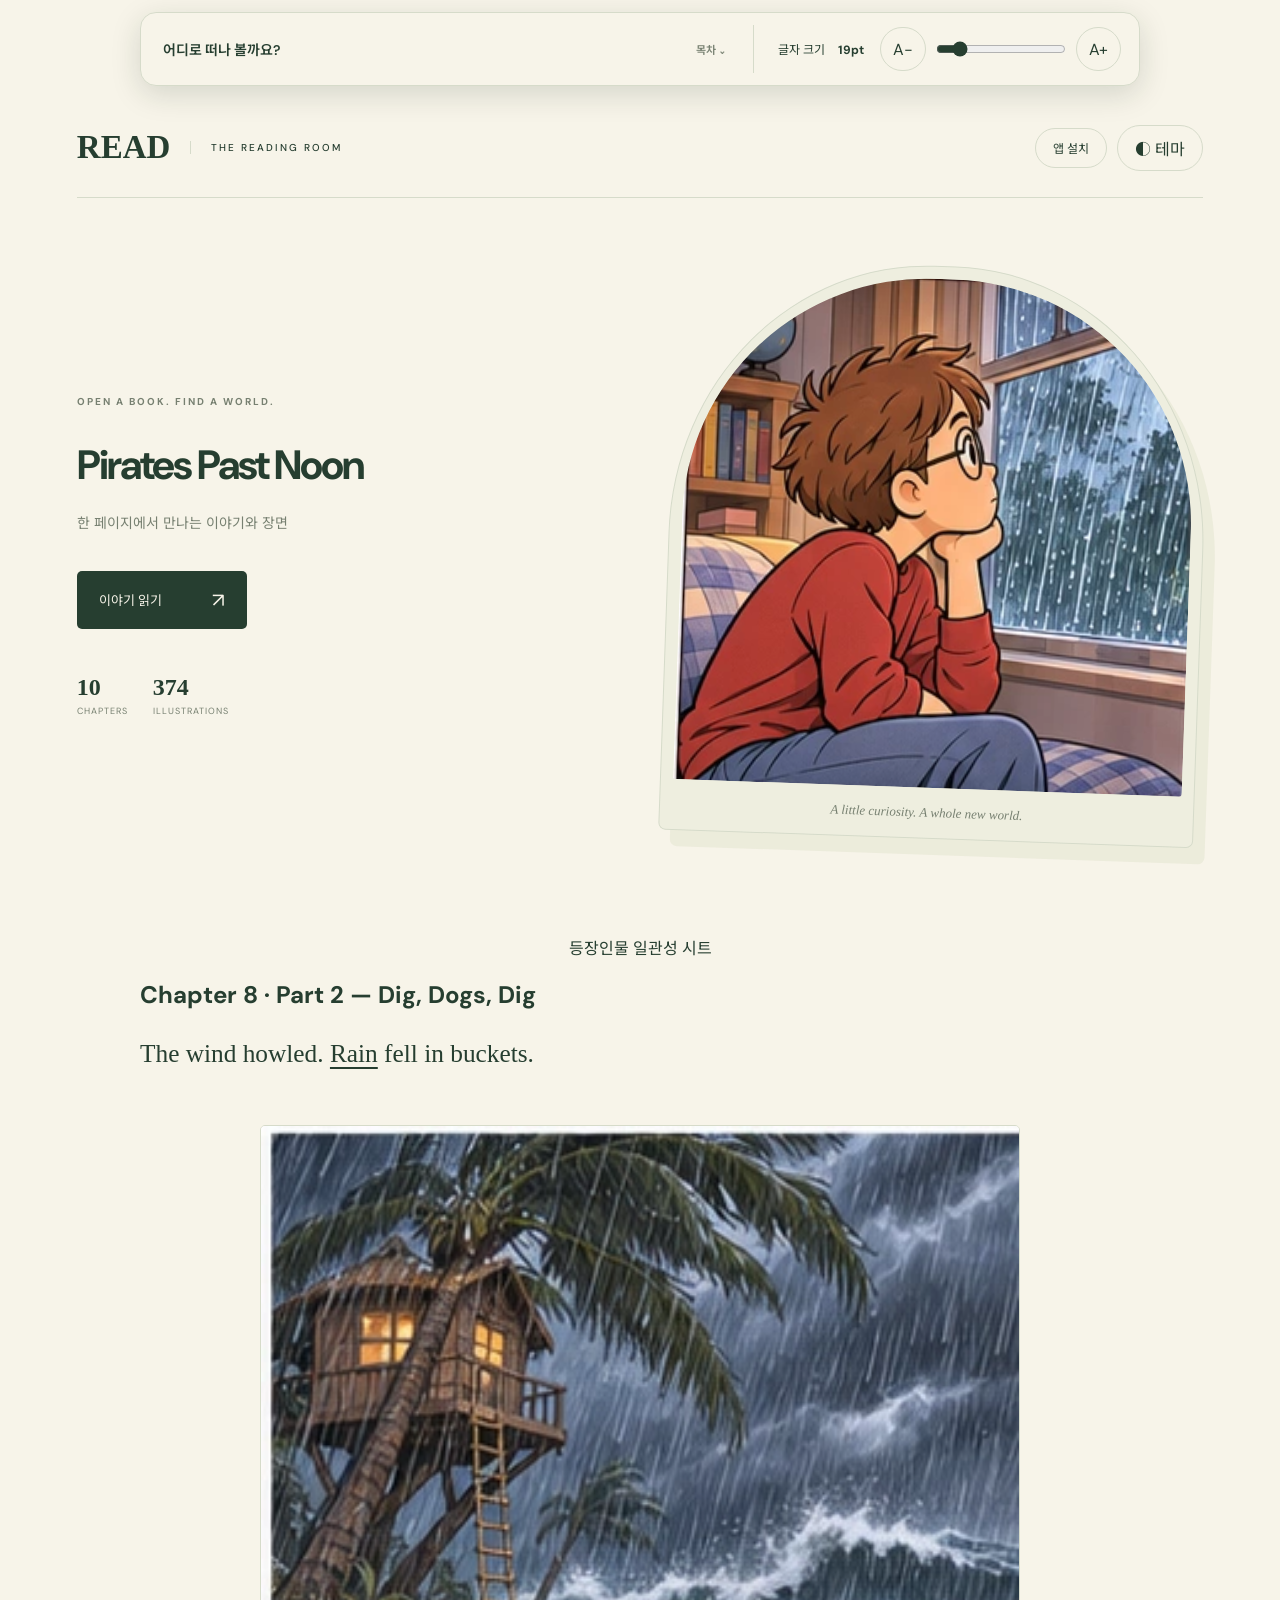
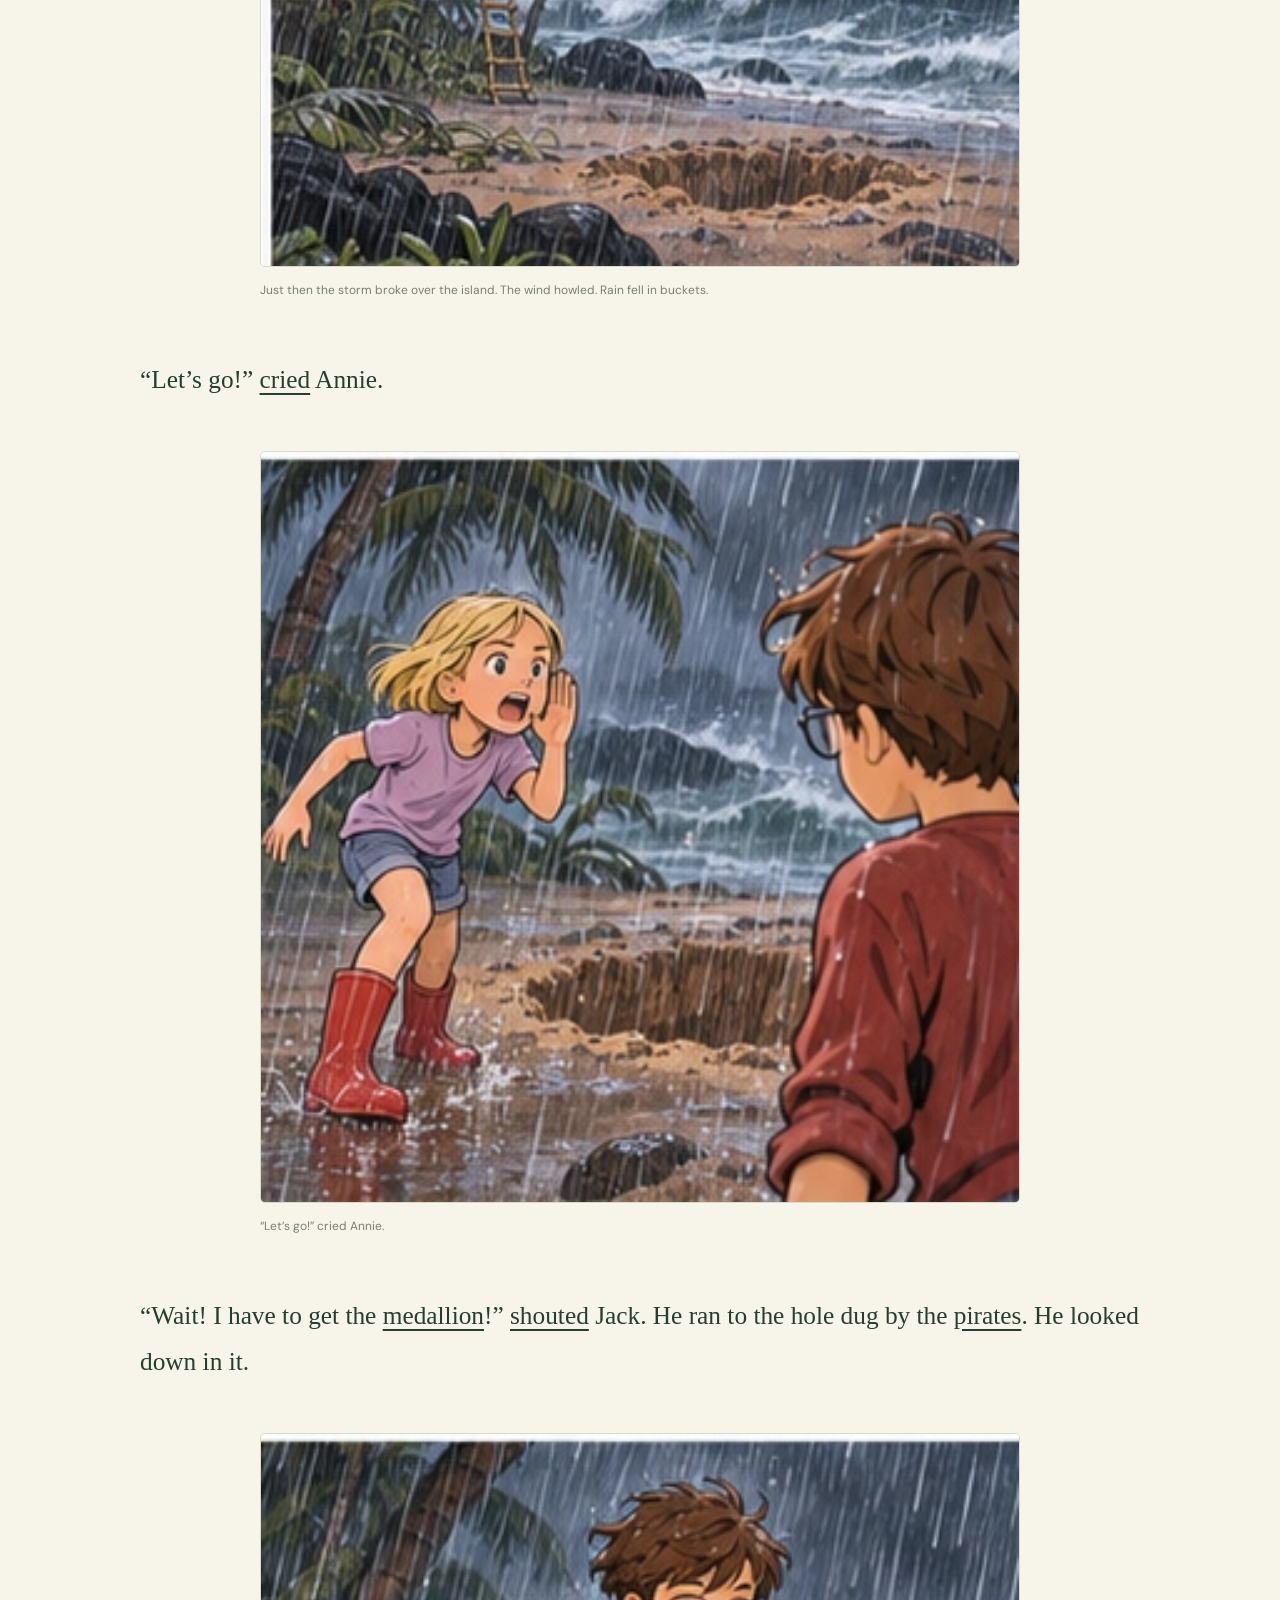
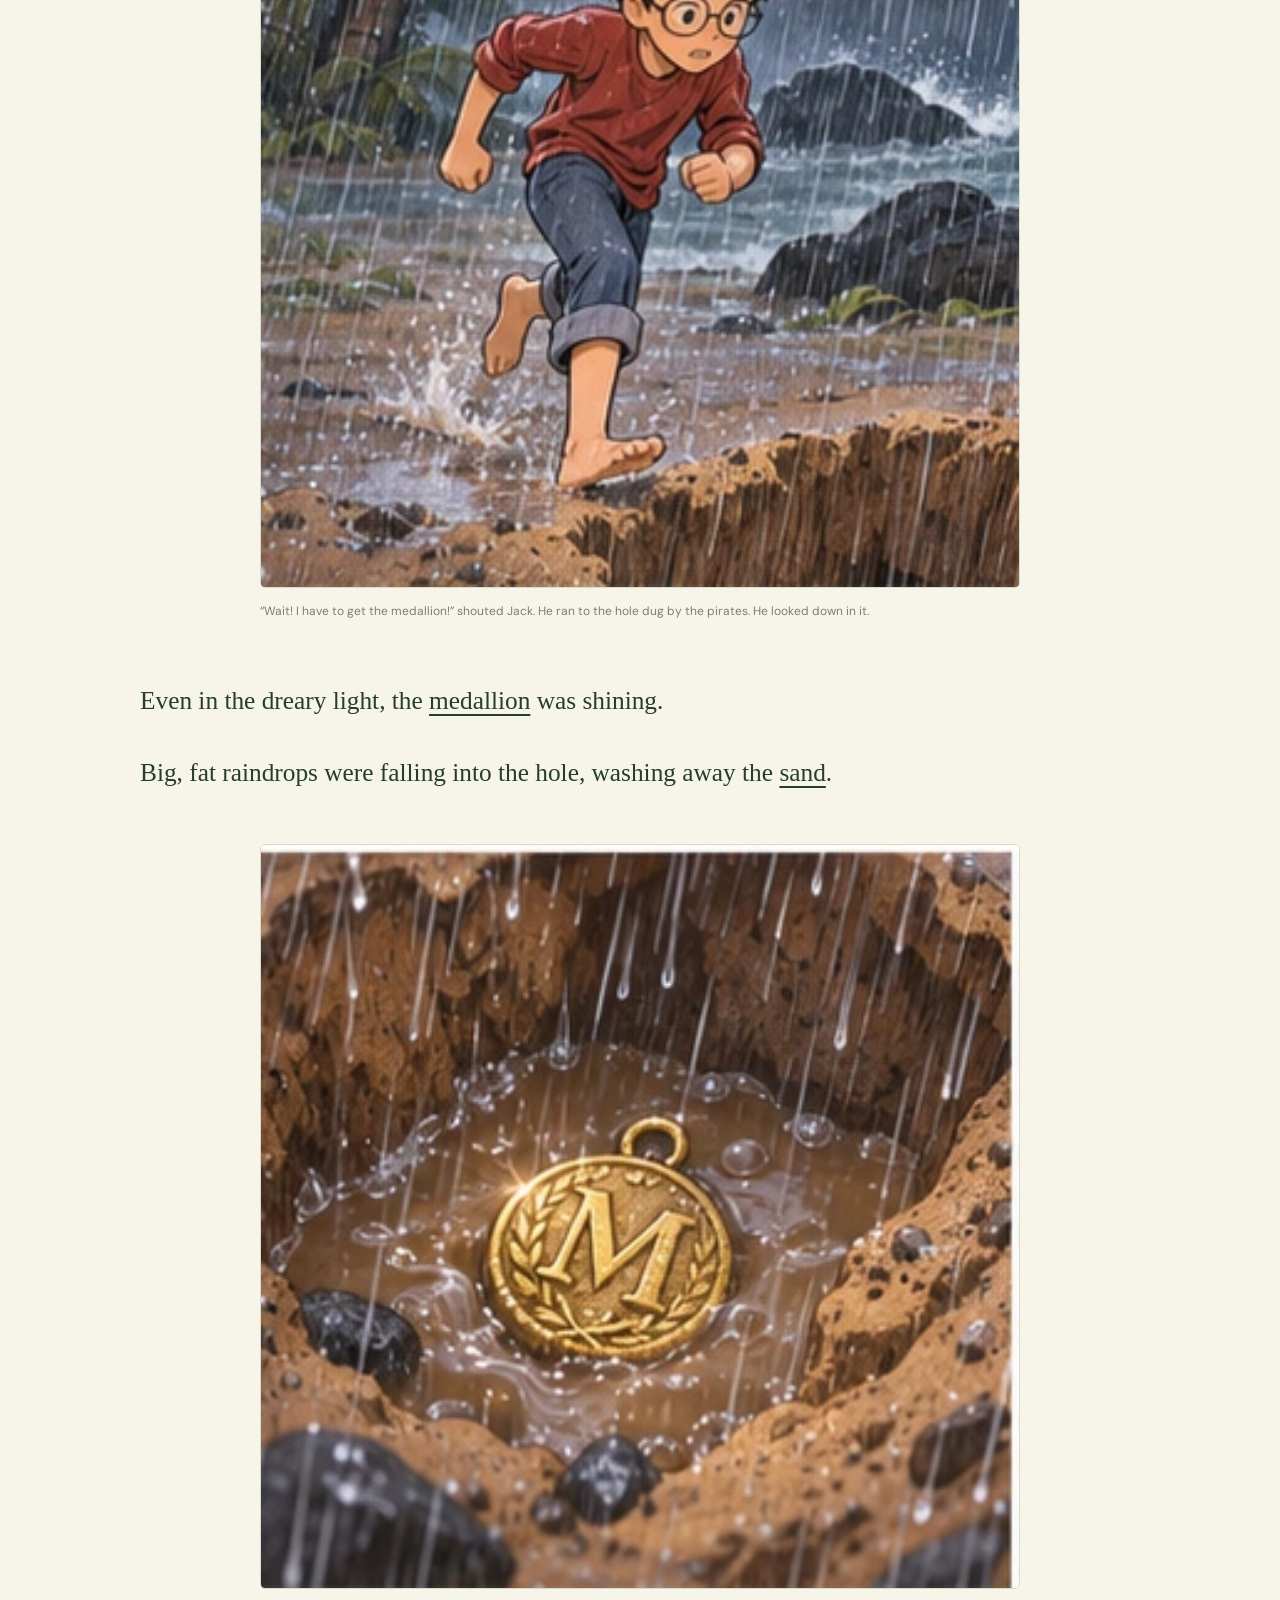
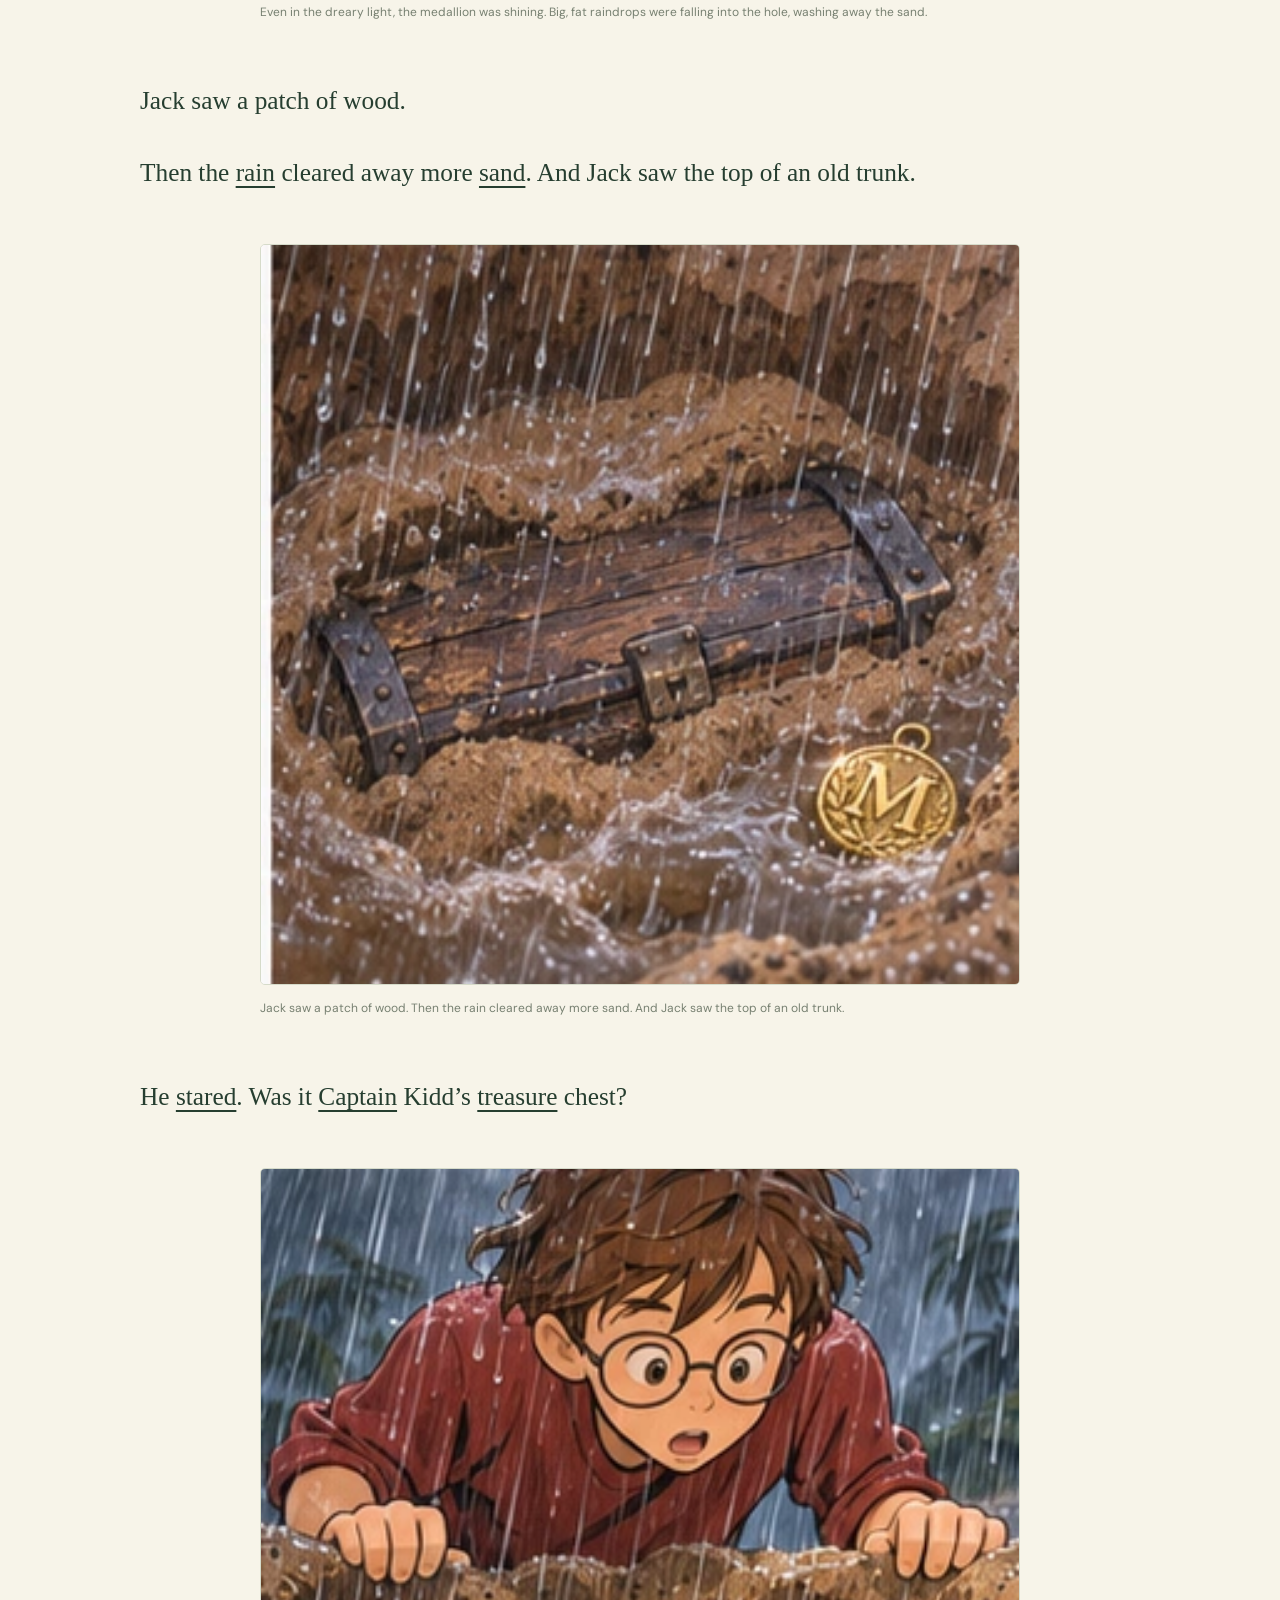
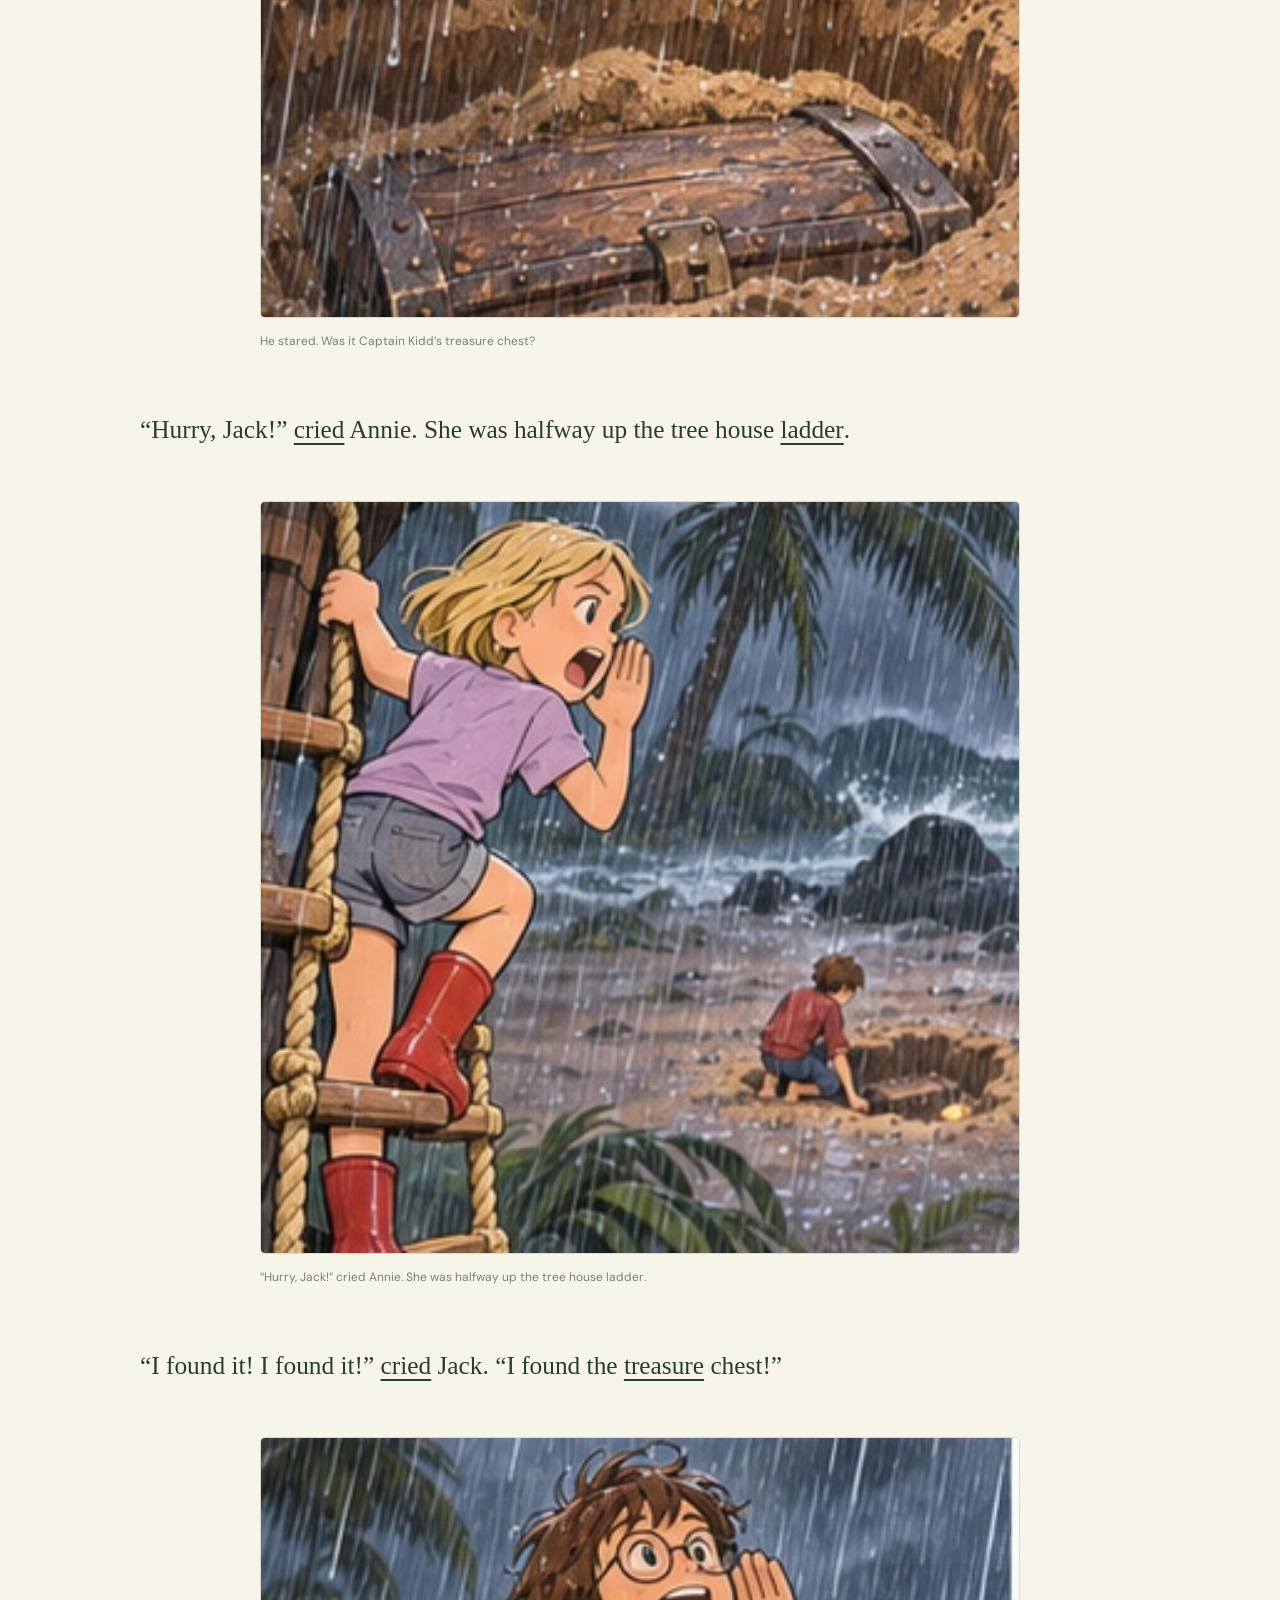
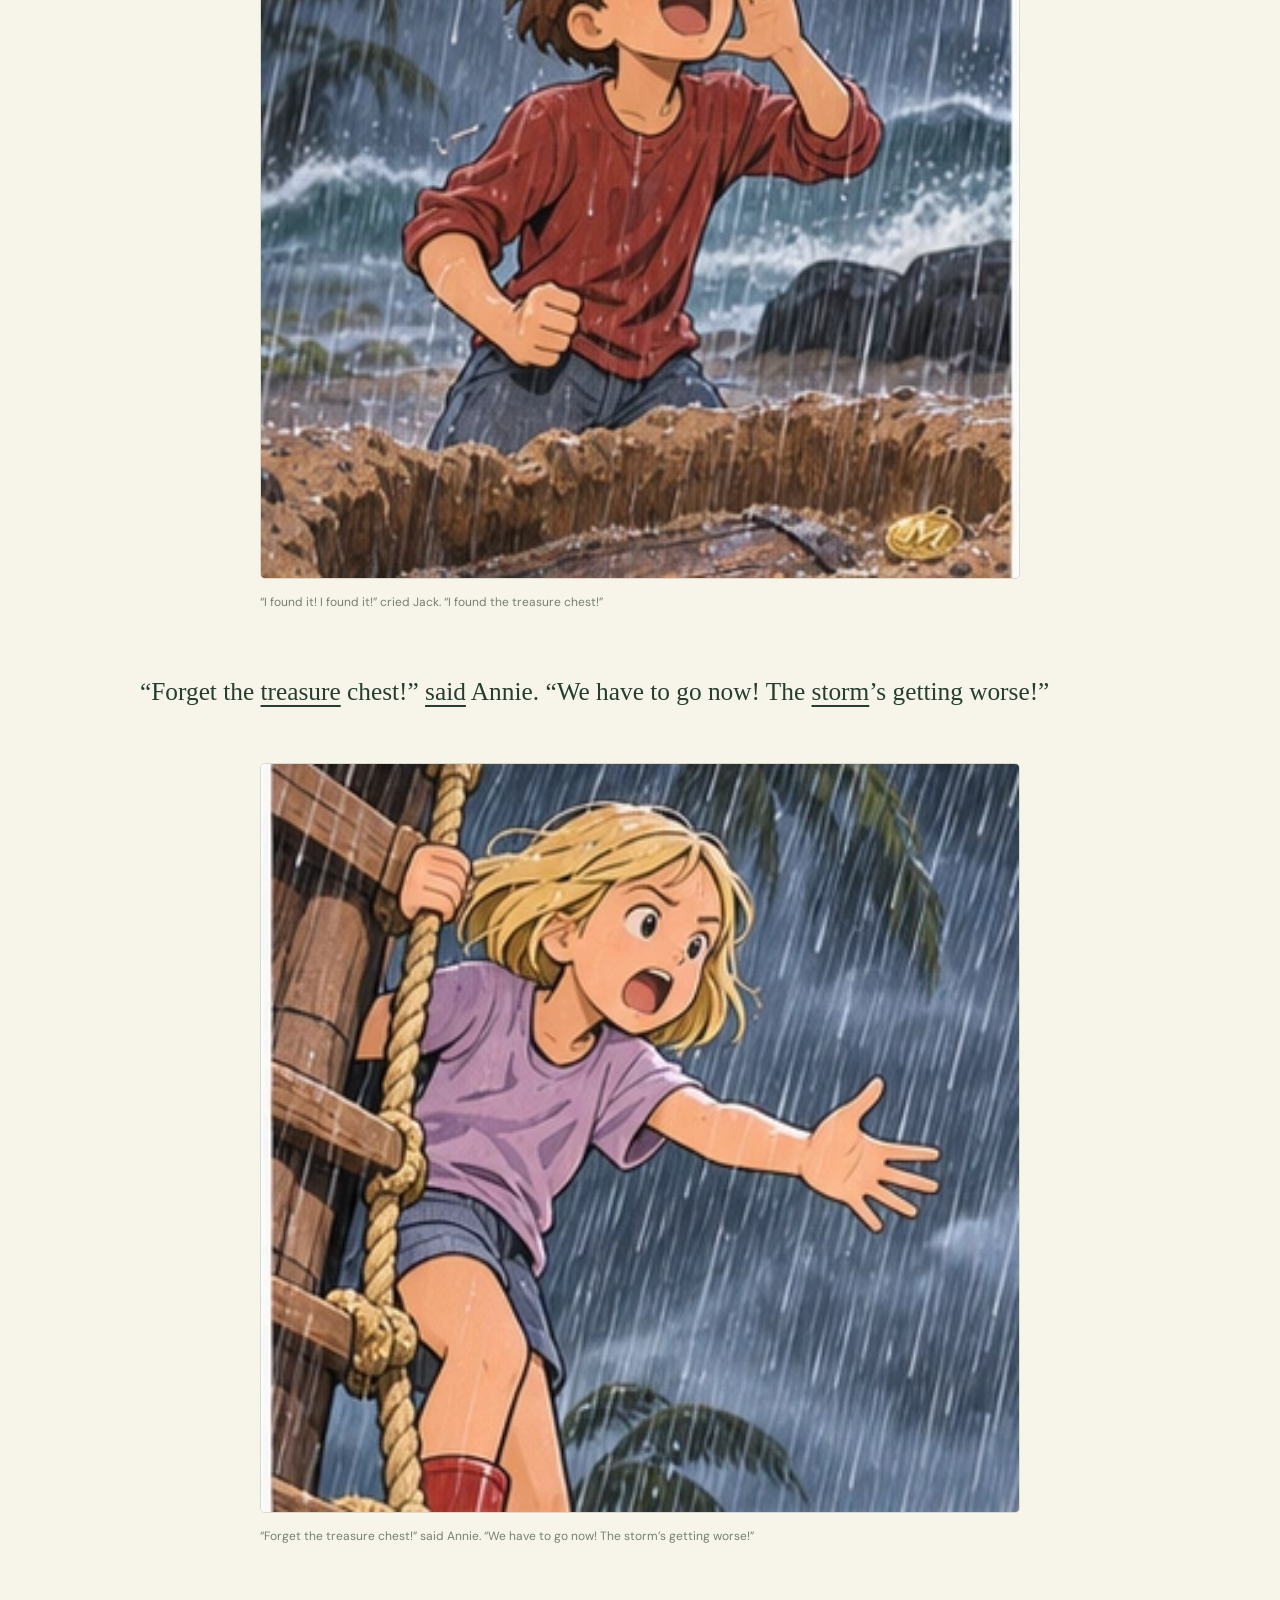
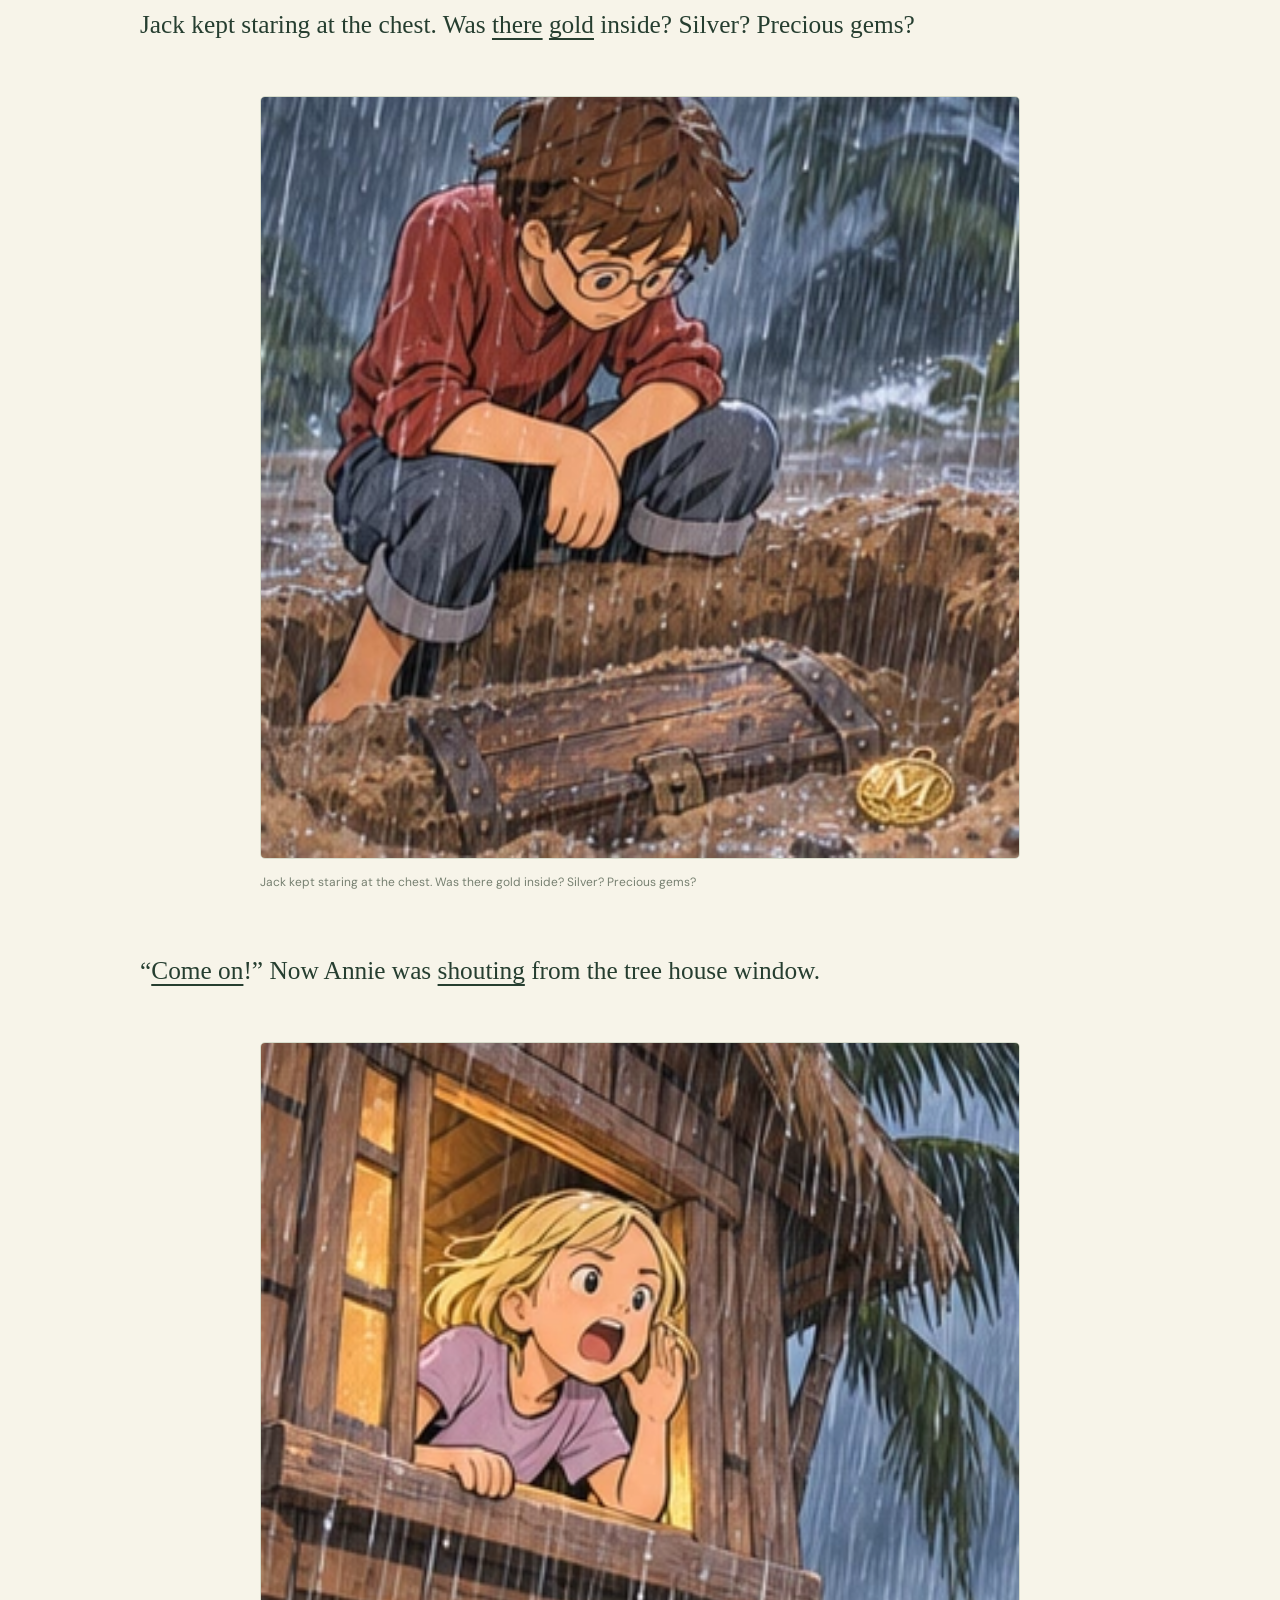
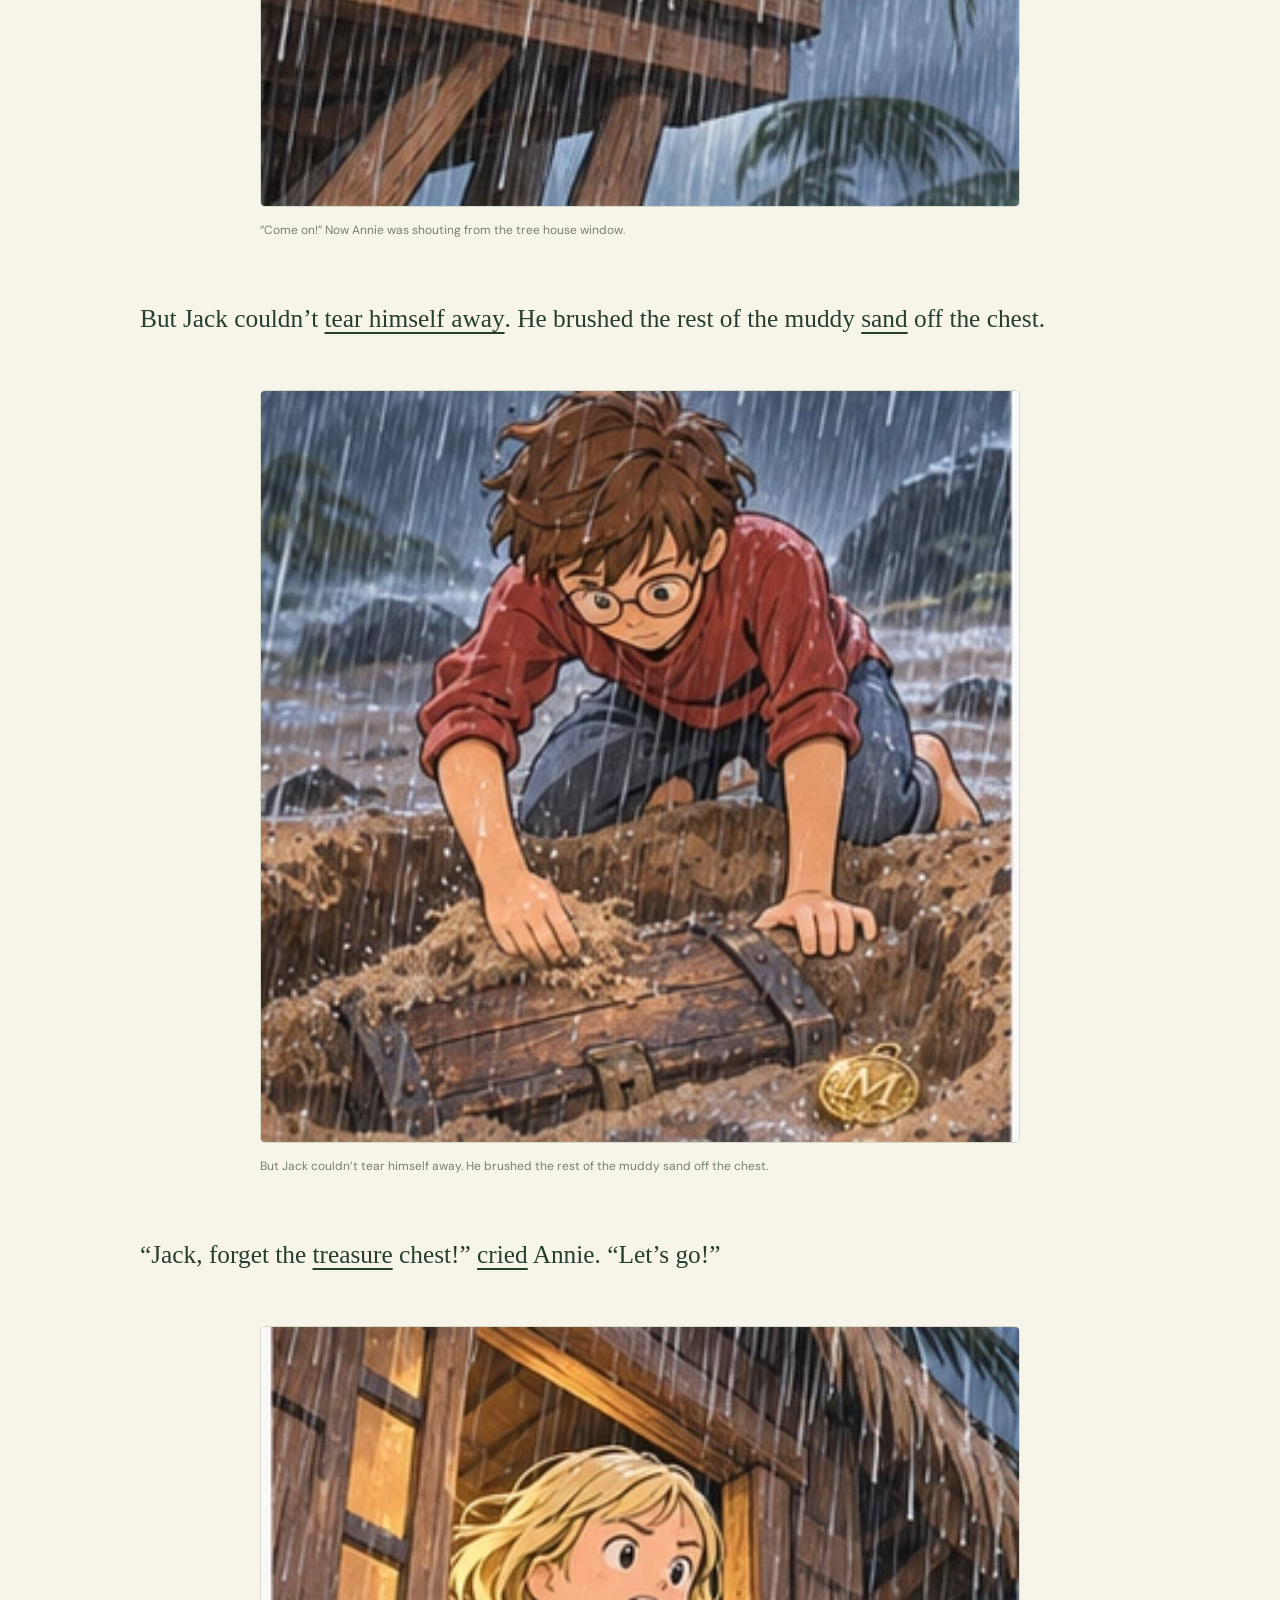
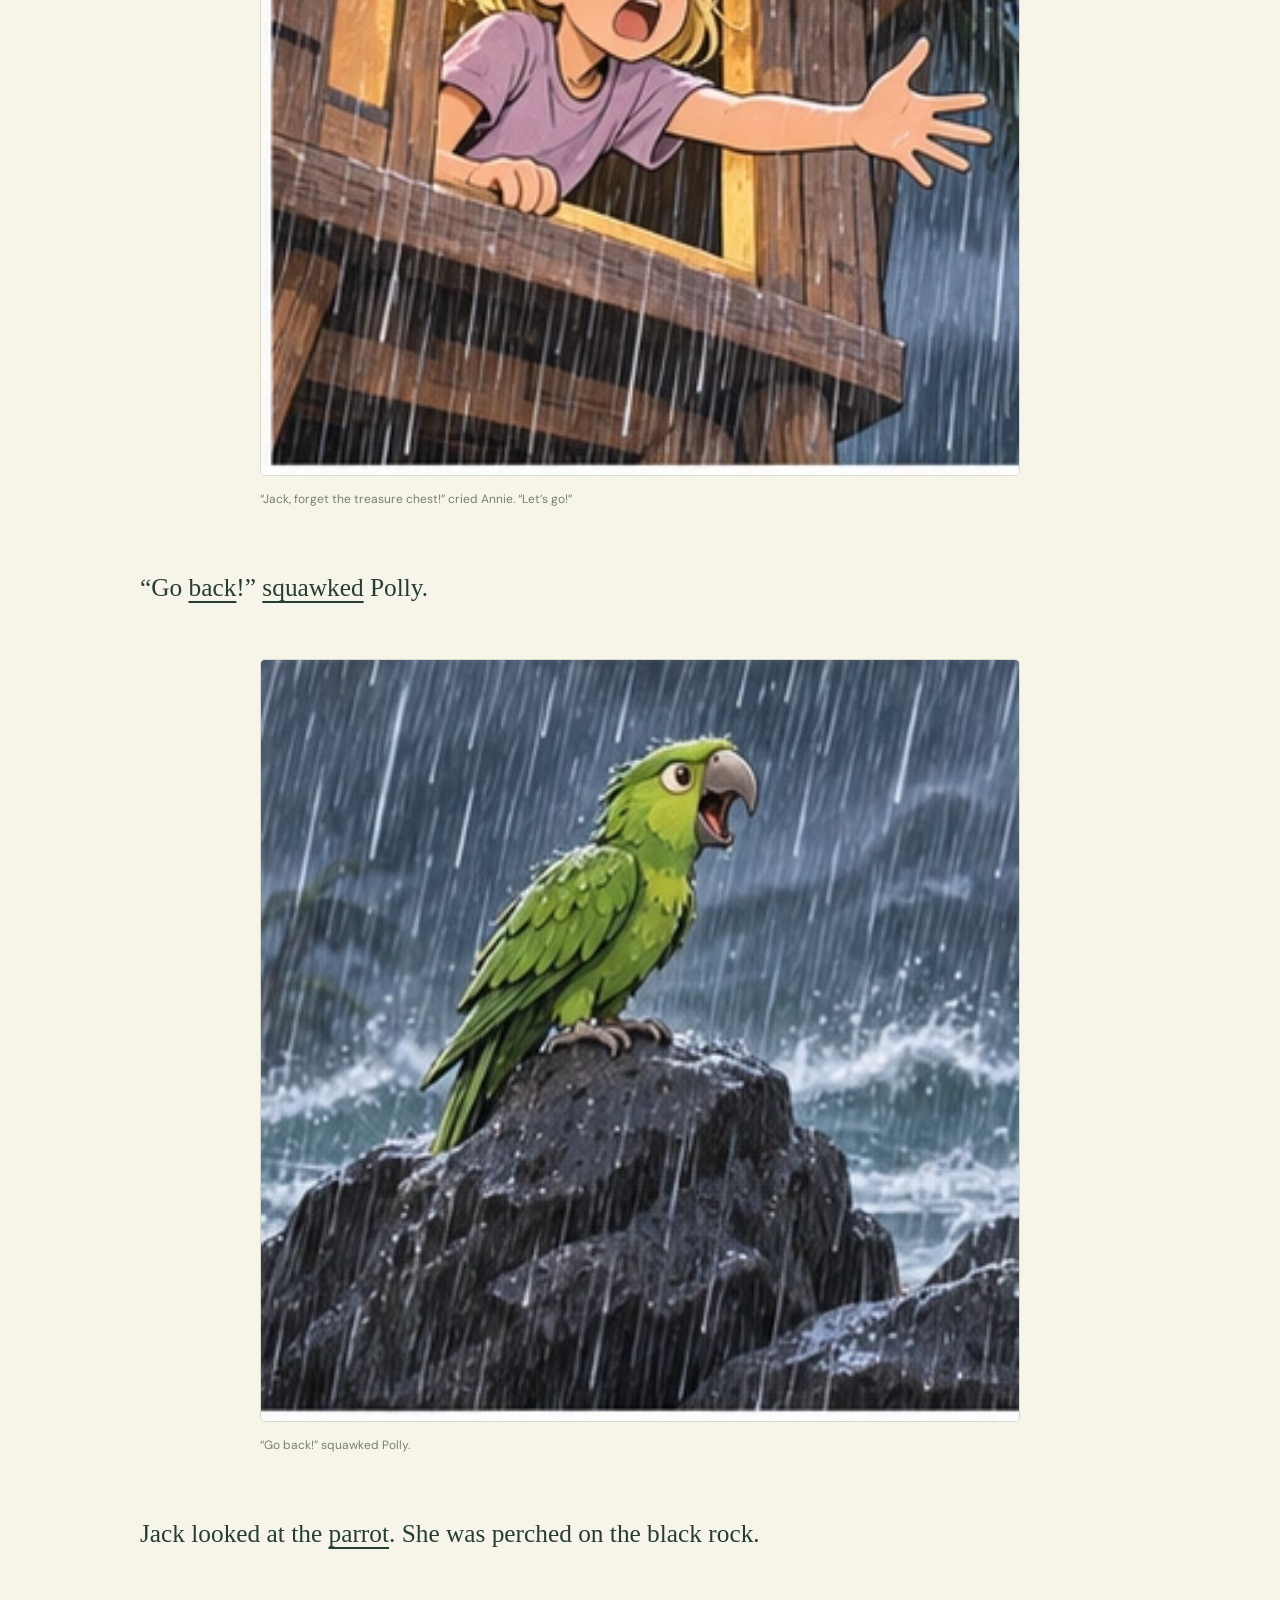
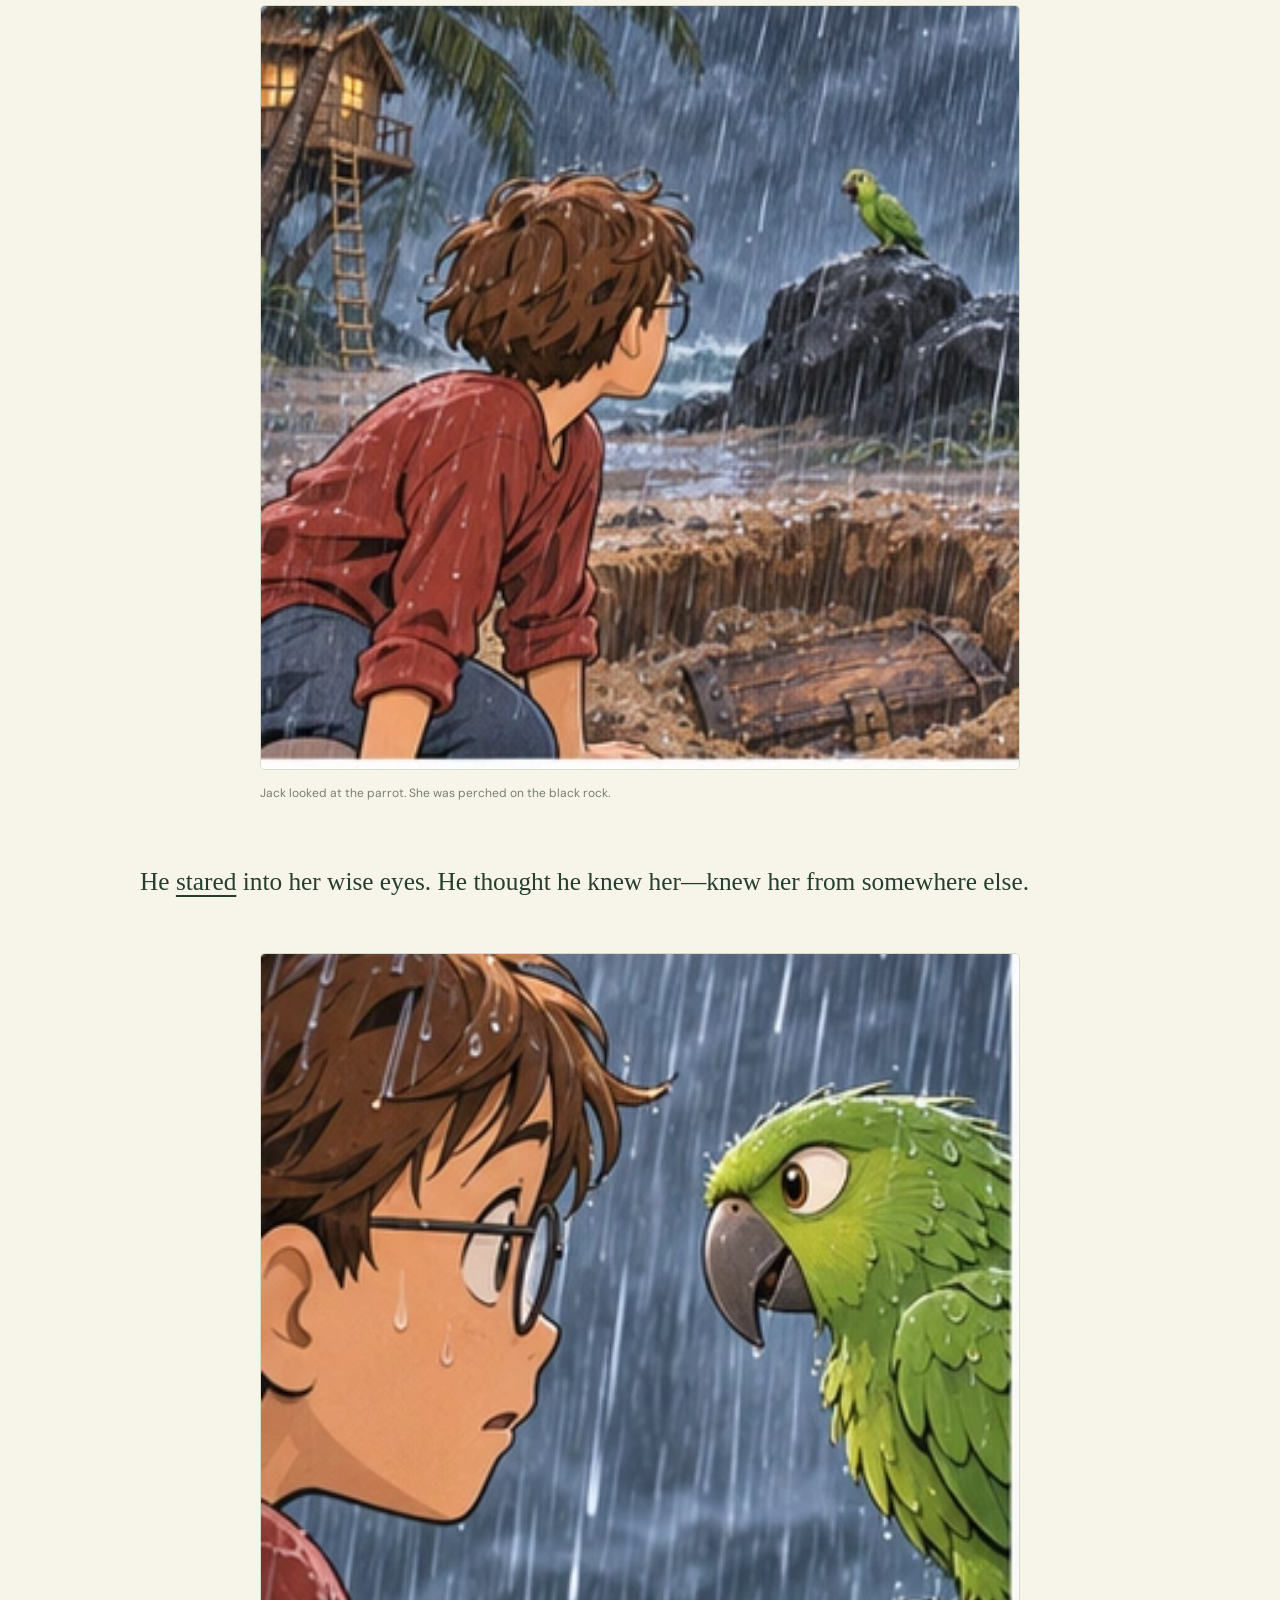
<file: part-08-02.html>
<!DOCTYPE html>

<html data-story-id="mth04-reading-room" lang="ko"><head><meta charset="utf-8"/><meta content="width=device-width,initial-scale=1,viewport-fit=cover" name="viewport"/><meta content="#263e30" name="theme-color"/><meta content="한 페이지에서 만나는 이야기와 장면" name="description"/><title>Chapter 8 · Part 2 — Dig, Dogs, Dig · Pirates Past Noon</title><link href="style.css?v=e98a9d8c6372" rel="stylesheet"/><script defer="" src="app.js?v=e98a9d8c6372"></script><script defer="" src="pwa.js?v=e98a9d8c6372"></script><link href="manifest.webmanifest" rel="manifest"/><meta content="yes" name="mobile-web-app-capable"/><meta content="yes" name="apple-mobile-web-app-capable"/><meta content="Pirates Past Noon" name="apple-mobile-web-app-title"/><meta content="black-translucent" name="apple-mobile-web-app-status-bar-style"/><link href="assets/app-icon-180.png" rel="apple-touch-icon"/><link href="assets/app-icon-192.png" rel="icon" sizes="192x192" type="image/png"/><link href="learning.css" rel="stylesheet"/><script defer="" src="learning.js?v=pdf-vocab-20261123"></script></head>
<body><a class="skip" href="#part-p1">본문으로 이동</a><div aria-label="독서 도구" class="floating-reader" id="floating-reader" role="region"><details class="chapter-menu" id="chapter-menu"><summary>어디로 떠나 볼까요?<span aria-hidden="true">목차 ⌄</span></summary><nav aria-label="전체 이야기 목차" class="toc"><a href="part-01-01.html">Chapter 1 · Part 1 — Too Late!</a><a href="part-01-02.html">Chapter 1 · Part 2 — Too Late!</a><a href="part-02-01.html">Chapter 2 · Part 1 — The Bright Blue Sea</a><a href="part-03-01.html">Chapter 3 · Part 1 — Three Men in a Boat</a><a href="part-04-01.html">Chapter 4 · Part 1 — Vile Booty</a><a href="part-05-01.html">Chapter 5 · Part 1 — The Kid’s Treasure</a><a href="part-06-01.html">Chapter 6 · Part 1 — The Whale’s Eye</a><a href="part-07-01.html">Chapter 7 · Part 1 — Gale’s a-Blowin’</a><a href="part-08-01.html">Chapter 8 · Part 1 — Dig, Dogs, Dig</a><a href="part-08-02.html">Chapter 8 · Part 2 — Dig, Dogs, Dig</a><a href="part-09-01.html">Chapter 9 · Part 1 — The Mysterious M</a><a href="part-10-01.html">Chapter 10 · Part 1 — Treasure Again</a><a href="part-10-02.html">Chapter 10 · Part 2 — Treasure Again</a></nav></details><div class="reading-tools"><div><label for="font-size">글자 크기 <output for="font-size" id="font-value">19pt</output></label></div><div class="size-controls"><button aria-label="글자 크기 줄이기" id="smaller" type="button">A−</button><input aria-label="본문 글자 크기" id="font-size" max="50" min="14" step="1" type="range" value="19"/><button aria-label="글자 크기 늘리기" id="larger" type="button">A+</button></div></div></div>
<div class="shell"><header class="topbar"><a class="brand" href="#">READ<span>THE READING ROOM</span></a><button id="install-app" type="button">앱 설치</button><button aria-label="어두운 테마로 전환" id="theme" type="button">◐ <span>테마</span></button></header><main><div class="hero"><div class="hero-copy"><span class="eyebrow">OPEN A BOOK. FIND A WORLD.</span><h1 lang="en">Pirates Past Noon</h1><p class="hero-desc">한 페이지에서 만나는 이야기와 장면</p><a class="start" href="#part-p1">이야기 읽기 <span>↗</span></a><div class="stats"><span><b>10</b> CHAPTERS</span><span><b>374</b> ILLUSTRATIONS</span></div></div><div class="hero-art"><img alt="Jack watches the rain from his bedroom." height="306" src="assets/scene-0001.webp?v=e98a9d8c6372" width="304"/><span class="art-note">A little curiosity. A whole new world.</span></div></div><p class="reader-links"><a href="characters.html">등장인물 일관성 시트</a></p><article><h2>Chapter 8 · Part 2 — Dig, Dogs, Dig</h2><p class="story-text" id="part-p1"><span class="sentence">The wind howled. <button aria-expanded="false" class="vocab-word" data-word="rain" type="button">Rain</button> fell in buckets.</span></p><figure><a href="assets/scene-0273.webp?v=e98a9d8c6372" rel="noopener" target="_blank"><img alt="Just then the storm broke over the island. The wind howled. Rain fell in buckets." height="301" loading="lazy" src="assets/scene-0273.webp?v=e98a9d8c6372" width="308"/></a><figcaption>Just then the storm broke over the island. The wind howled. Rain fell in buckets.</figcaption></figure><p class="story-text" id="part-p2"><span class="sentence">“Let’s go!” <button aria-expanded="false" class="vocab-word" data-word="cried" type="button">cried</button> Annie.</span></p><figure><a href="assets/scene-0274.webp?v=e98a9d8c6372" rel="noopener" target="_blank"><img alt="“Let’s go!” cried Annie." height="301" loading="lazy" src="assets/scene-0274.webp?v=e98a9d8c6372" width="304"/></a><figcaption>“Let’s go!” cried Annie.</figcaption></figure><p class="story-text" id="part-p3"><span class="sentence">“Wait! I have to get the <button aria-expanded="false" class="vocab-word" data-word="medallion">medallion</button>!” <button aria-expanded="false" class="vocab-word" data-word="shouted">shouted</button> Jack. He ran to the hole dug by the <button aria-expanded="false" class="vocab-word" data-word="pirates">pirates</button>. He looked down in it.</span></p><figure><a href="assets/scene-0275.webp?v=e98a9d8c6372" rel="noopener" target="_blank"><img alt="“Wait! I have to get the medallion!” shouted Jack. He ran to the hole dug by the pirates. He looked down in it." height="301" loading="lazy" src="assets/scene-0275.webp?v=e98a9d8c6372" width="303"/></a><figcaption>“Wait! I have to get the medallion!” shouted Jack. He ran to the hole dug by the pirates. He looked down in it.</figcaption></figure><p class="story-text" id="part-p4"><span class="sentence">Even in the dreary light, the <button aria-expanded="false" class="vocab-word" data-word="medallion">medallion</button> was shining.</span></p><p class="story-text" id="part-p5"><span class="sentence">Big, fat raindrops were falling into the hole, washing away the <button aria-expanded="false" class="vocab-word" data-word="sand" type="button">sand</button>.</span></p><figure><a href="assets/scene-0276.webp?v=e98a9d8c6372" rel="noopener" target="_blank"><img alt="Even in the dreary light, the medallion was shining. Big, fat raindrops were falling into the hole, washing away the sand." height="301" loading="lazy" src="assets/scene-0276.webp?v=e98a9d8c6372" width="307"/></a><figcaption>Even in the dreary light, the medallion was shining. Big, fat raindrops were falling into the hole, washing away the sand.</figcaption></figure><p class="story-text" id="part-p6"><span class="sentence">Jack saw a patch of wood.</span></p><p class="story-text" id="part-p7"><span class="sentence">Then the <button aria-expanded="false" class="vocab-word" data-word="rain" type="button">rain</button> cleared away more <button aria-expanded="false" class="vocab-word" data-word="sand" type="button">sand</button>. And Jack saw the top of an old trunk.</span></p><figure><a href="assets/scene-0277.webp?v=e98a9d8c6372" rel="noopener" target="_blank"><img alt="Jack saw a patch of wood. Then the rain cleared away more sand. And Jack saw the top of an old trunk." height="300" loading="lazy" src="assets/scene-0277.webp?v=e98a9d8c6372" width="308"/></a><figcaption>Jack saw a patch of wood. Then the rain cleared away more sand. And Jack saw the top of an old trunk.</figcaption></figure><p class="story-text" id="part-p8"><span class="sentence">He <button aria-expanded="false" class="vocab-word" data-word="stared">stared</button>. Was it <button aria-expanded="false" class="vocab-word" data-word="captain">Captain</button> Kidd’s <button aria-expanded="false" class="vocab-word" data-word="treasure">treasure</button> chest?</span></p><figure><a href="assets/scene-0278.webp?v=e98a9d8c6372" rel="noopener" target="_blank"><img alt="He stared. Was it Captain Kidd’s treasure chest?" height="300" loading="lazy" src="assets/scene-0278.webp?v=e98a9d8c6372" width="304"/></a><figcaption>He stared. Was it Captain Kidd’s treasure chest?</figcaption></figure><p class="story-text" id="part-p9"><span class="sentence">“Hurry, Jack!” <button aria-expanded="false" class="vocab-word" data-word="cried" type="button">cried</button> Annie. She was halfway up the tree house <button aria-expanded="false" class="vocab-word" data-word="ladder">ladder</button>.</span></p><figure><a href="assets/scene-0279.webp?v=e98a9d8c6372" rel="noopener" target="_blank"><img alt="“Hurry, Jack!” cried Annie. She was halfway up the tree house ladder." height="300" loading="lazy" src="assets/scene-0279.webp?v=e98a9d8c6372" width="303"/></a><figcaption>“Hurry, Jack!” cried Annie. She was halfway up the tree house ladder.</figcaption></figure><p class="story-text" id="part-p10"><span class="sentence">“I found it! I found it!” <button aria-expanded="false" class="vocab-word" data-word="cried" type="button">cried</button> Jack. “I found the <button aria-expanded="false" class="vocab-word" data-word="treasure">treasure</button> chest!”</span></p><figure><a href="assets/scene-0280.webp?v=e98a9d8c6372" rel="noopener" target="_blank"><img alt="“I found it! I found it!” cried Jack. “I found the treasure chest!”" height="300" loading="lazy" src="assets/scene-0280.webp?v=e98a9d8c6372" width="307"/></a><figcaption>“I found it! I found it!” cried Jack. “I found the treasure chest!”</figcaption></figure><p class="story-text" id="part-p11"><span class="sentence">“Forget the <button aria-expanded="false" class="vocab-word" data-word="treasure">treasure</button> chest!” <button aria-expanded="false" class="vocab-word" data-word="said" type="button">said</button> Annie. “We have to go now! The <button aria-expanded="false" class="vocab-word" data-word="storm">storm</button>’s getting worse!”</span></p><figure><a href="assets/scene-0281.webp?v=e98a9d8c6372" rel="noopener" target="_blank"><img alt="“Forget the treasure chest!” said Annie. “We have to go now! The storm’s getting worse!”" height="304" loading="lazy" src="assets/scene-0281.webp?v=e98a9d8c6372" width="308"/></a><figcaption>“Forget the treasure chest!” said Annie. “We have to go now! The storm’s getting worse!”</figcaption></figure><p class="story-text" id="part-p12"><span class="sentence">Jack kept staring at the chest. Was <button aria-expanded="false" class="vocab-word" data-word="there" type="button">there</button> <button aria-expanded="false" class="vocab-word" data-word="gold" type="button">gold</button> inside? Silver? Precious gems?</span></p><figure><a href="assets/scene-0282.webp?v=e98a9d8c6372" rel="noopener" target="_blank"><img alt="Jack kept staring at the chest. Was there gold inside? Silver? Precious gems?" height="304" loading="lazy" src="assets/scene-0282.webp?v=e98a9d8c6372" width="303"/></a><figcaption>Jack kept staring at the chest. Was there gold inside? Silver? Precious gems?</figcaption></figure><p class="story-text" id="part-p13"><span class="sentence">“<button aria-expanded="false" class="vocab-word" data-word="come on" type="button">Come on</button>!” Now Annie was <button aria-expanded="false" class="vocab-word" data-word="shouting" type="button">shouting</button> from the tree house window.</span></p><figure><a href="assets/scene-0283.webp?v=e98a9d8c6372" rel="noopener" target="_blank"><img alt="“Come on!” Now Annie was shouting from the tree house window." height="304" loading="lazy" src="assets/scene-0283.webp?v=e98a9d8c6372" width="302"/></a><figcaption>“Come on!” Now Annie was shouting from the tree house window.</figcaption></figure><p class="story-text" id="part-p14"><span class="sentence">But Jack couldn’t <button aria-expanded="false" class="vocab-word" data-word="tear himself away" type="button">tear himself away</button>. He brushed the rest of the muddy <button aria-expanded="false" class="vocab-word" data-word="sand" type="button">sand</button> off the chest.</span></p><figure><a href="assets/scene-0284.webp?v=e98a9d8c6372" rel="noopener" target="_blank"><img alt="But Jack couldn’t tear himself away. He brushed the rest of the muddy sand off the chest." height="304" loading="lazy" src="assets/scene-0284.webp?v=e98a9d8c6372" width="307"/></a><figcaption>But Jack couldn’t tear himself away. He brushed the rest of the muddy sand off the chest.</figcaption></figure><p class="story-text" id="part-p15"><span class="sentence">“Jack, forget the <button aria-expanded="false" class="vocab-word" data-word="treasure">treasure</button> chest!” <button aria-expanded="false" class="vocab-word" data-word="cried" type="button">cried</button> Annie. “Let’s go!”</span></p><figure><a href="assets/scene-0285.webp?v=e98a9d8c6372" rel="noopener" target="_blank"><img alt="“Jack, forget the treasure chest!” cried Annie. “Let’s go!”" height="304" loading="lazy" src="assets/scene-0285.webp?v=e98a9d8c6372" width="308"/></a><figcaption>“Jack, forget the treasure chest!” cried Annie. “Let’s go!”</figcaption></figure><p class="story-text" id="part-p16"><span class="sentence">“Go <button aria-expanded="false" class="vocab-word" data-definition="Toward a previous place or position." data-ko="돌아가다 / 뒤로" data-word="back" type="button">back</button>!” <button aria-expanded="false" class="vocab-word" data-word="squawked" type="button">squawked</button> Polly.</span></p><figure><a href="assets/scene-0286.webp?v=e98a9d8c6372" rel="noopener" target="_blank"><img alt="“Go back!” squawked Polly." height="304" loading="lazy" src="assets/scene-0286.webp?v=e98a9d8c6372" width="303"/></a><figcaption>“Go back!” squawked Polly.</figcaption></figure><p class="story-text" id="part-p17"><span class="sentence">Jack looked at the <button aria-expanded="false" class="vocab-word" data-word="parrot">parrot</button>. She was perched on the black rock.</span></p><figure><a href="assets/scene-0287.webp?v=e98a9d8c6372" rel="noopener" target="_blank"><img alt="Jack looked at the parrot. She was perched on the black rock." height="304" loading="lazy" src="assets/scene-0287.webp?v=e98a9d8c6372" width="302"/></a><figcaption>Jack looked at the parrot. She was perched on the black rock.</figcaption></figure><p class="story-text" id="part-p18"><span class="sentence">He <button aria-expanded="false" class="vocab-word" data-word="stared">stared</button> into her wise eyes. He thought he knew her—knew her from somewhere else.</span></p><figure><a href="assets/scene-0288.webp?v=e98a9d8c6372" rel="noopener" target="_blank"><img alt="He stared into her wise eyes. He thought he knew her—knew her from somewhere else." height="304" loading="lazy" src="assets/scene-0288.webp?v=e98a9d8c6372" width="307"/></a><figcaption>He stared into her wise eyes. He thought he knew her—knew her from somewhere else.</figcaption></figure><p class="story-text" id="part-p19"><span class="sentence">“Go <button aria-expanded="false" class="vocab-word" data-definition="Toward a previous place or position." data-ko="돌아가다 / 뒤로" data-word="back" type="button">back</button>, Jack,” she <button aria-expanded="false" class="vocab-word" data-word="said" type="button">said</button>. She sounded like a <button aria-expanded="false" class="vocab-word" data-word="person" type="button">person</button>.</span></p><figure><a href="assets/scene-0289.webp?v=e98a9d8c6372" rel="noopener" target="_blank"><img alt="“Go back, Jack,” she said. She sounded like a person." height="306" loading="lazy" src="assets/scene-0289.webp?v=e98a9d8c6372" width="307"/></a><figcaption>“Go back, Jack,” she said. She sounded like a person.</figcaption></figure><p class="story-text" id="part-p20"><span class="sentence"><button aria-expanded="false" class="vocab-word" data-word="okay" type="button">Okay</button>. It was definitely time to go.</span></p><figure><a href="assets/scene-0290.webp?v=e98a9d8c6372" rel="noopener" target="_blank"><img alt="Okay. It was definitely time to go." height="306" loading="lazy" src="assets/scene-0290.webp?v=e98a9d8c6372" width="303"/></a><figcaption>Okay. It was definitely time to go.</figcaption></figure><p class="story-text" id="part-p21"><span class="sentence">Jack took one last look at the <button aria-expanded="false" class="vocab-word" data-word="treasure">treasure</button> chest. He <button aria-expanded="false" class="vocab-word" data-word="clutched">clutched</button> the <button aria-expanded="false" class="vocab-word" data-word="gold" type="button">gold</button> <button aria-expanded="false" class="vocab-word" data-word="medallion">medallion</button>. Then he took off, running toward the tree house.</span></p><figure><a href="assets/scene-0291.webp?v=e98a9d8c6372" rel="noopener" target="_blank"><img alt="Jack took one last look at the treasure chest. He clutched the gold medallion. Then he took off, running toward the tree house." height="306" loading="lazy" src="assets/scene-0291.webp?v=e98a9d8c6372" width="302"/></a><figcaption>Jack took one last look at the treasure chest. He clutched the gold medallion. Then he took off, running toward the tree house.</figcaption></figure><p class="story-text" id="part-p22"><span class="sentence">His socks and <button aria-expanded="false" class="vocab-word" data-word="rain" type="button">rain</button> boots were <button aria-expanded="false" class="vocab-word" data-definition="Continuing until that time." data-ko="아직도" data-word="still" type="button">still</button> <button aria-expanded="false" class="vocab-word" data-word="there" type="button">there</button>. He quickly pulled the boots on. He shoved the socks into his <button aria-expanded="false" class="vocab-word" data-word="backpack">backpack</button>.</span></p><figure><a href="assets/scene-0292.webp?v=e98a9d8c6372" rel="noopener" target="_blank"><img alt="His socks and rain boots were still there. He quickly pulled the boots on. He shoved the socks into his backpack." height="306" loading="lazy" src="assets/scene-0292.webp?v=e98a9d8c6372" width="307"/></a><figcaption>His socks and rain boots were still there. He quickly pulled the boots on. He shoved the socks into his backpack.</figcaption></figure><p class="story-text" id="part-p23"><span class="sentence">The rope <button aria-expanded="false" class="vocab-word" data-word="ladder">ladder</button> was dancing wildly in the wind. Jack <button aria-expanded="false" class="vocab-word" data-word="grabbed">grabbed</button> it.</span></p><figure><a href="assets/scene-0293.webp?v=e98a9d8c6372" rel="noopener" target="_blank"><img alt="The rope ladder was dancing wildly in the wind. Jack grabbed it." height="298" loading="lazy" src="assets/scene-0293.webp?v=e98a9d8c6372" width="307"/></a><figcaption>The rope ladder was dancing wildly in the wind. Jack grabbed it.</figcaption></figure><p class="story-text" id="part-p24"><span class="sentence">The <button aria-expanded="false" class="vocab-word" data-word="ladder">ladder</button> swayed as Jack climbed. He was tossed this way and that. But he held on tight.</span></p><figure><a href="assets/scene-0294.webp?v=e98a9d8c6372" rel="noopener" target="_blank"><img alt="The ladder swayed as Jack climbed. He was tossed this way and that. But he held on tight." height="298" loading="lazy" src="assets/scene-0294.webp?v=e98a9d8c6372" width="303"/></a><figcaption>The ladder swayed as Jack climbed. He was tossed this way and that. But he held on tight.</figcaption></figure><p class="story-text" id="part-p25"><span class="sentence"><button aria-expanded="false" class="vocab-word" data-word="at last" type="button">At last</button> he pulled himself into the tree house.</span></p><p class="story-text" id="part-p26"><span class="sentence">“Let’s go!” he <button aria-expanded="false" class="vocab-word" data-word="cried" type="button">cried</button>.</span></p><figure><a href="assets/scene-0295.webp?v=e98a9d8c6372" rel="noopener" target="_blank"><img alt="At last he pulled himself into the tree house. “Let’s go!” he cried." height="298" loading="lazy" src="assets/scene-0295.webp?v=e98a9d8c6372" width="302"/></a><figcaption>At last he pulled himself into the tree house. “Let’s go!” he cried.</figcaption></figure><p class="story-text" id="part-p27"><span class="sentence">Annie was already holding the Pennsylvania book. She <button aria-expanded="false" class="vocab-word" data-word="pointed">pointed</button> to the picture of Frog Creek.</span></p><figure><a href="assets/scene-0296.webp?v=e98a9d8c6372" rel="noopener" target="_blank"><img alt="Annie was already holding the Pennsylvania book. She pointed to the picture of Frog Creek." height="298" loading="lazy" src="assets/scene-0296.webp?v=e98a9d8c6372" width="307"/></a><figcaption>Annie was already holding the Pennsylvania book. She pointed to the picture of Frog Creek.</figcaption></figure><p class="story-text" id="part-p28"><span class="sentence">“I wish we could go <button aria-expanded="false" class="vocab-word" data-word="there" type="button">there</button>!” she <button aria-expanded="false" class="vocab-word" data-word="shouted">shouted</button>.</span></p><figure><a href="assets/scene-0297.webp?v=e98a9d8c6372" rel="noopener" target="_blank"><img alt="“I wish we could go there!” she shouted." height="302" loading="lazy" src="assets/scene-0297.webp?v=e98a9d8c6372" width="307"/></a><figcaption>“I wish we could go there!” she shouted.</figcaption></figure><p class="story-text" id="part-p29"><span class="sentence">The wind was already blowing hard. But now it <button aria-expanded="false" class="vocab-word" data-word="blew" type="button">blew</button> even <button aria-expanded="false" class="vocab-word" data-word="harder" type="button">harder</button>.</span></p><figure><a href="assets/scene-0298.webp?v=e98a9d8c6372" rel="noopener" target="_blank"><img alt="The wind was already blowing hard. But now it blew even harder." height="302" loading="lazy" src="assets/scene-0298.webp?v=e98a9d8c6372" width="302"/></a><figcaption>The wind was already blowing hard. But now it blew even harder.</figcaption></figure><p class="story-text" id="part-p30"><span class="sentence">The tree house started to <button aria-expanded="false" class="vocab-word" data-word="spin" type="button">spin</button>. It spun faster and faster.</span></p><figure><a href="assets/scene-0299.webp?v=e98a9d8c6372" rel="noopener" target="_blank"><img alt="The tree house started to spin. It spun faster and faster." height="302" loading="lazy" src="assets/scene-0299.webp?v=e98a9d8c6372" width="302"/></a><figcaption>The tree house started to spin. It spun faster and faster.</figcaption></figure><p class="story-text" id="part-p31"><span class="sentence">Then everything was <button aria-expanded="false" class="vocab-word" data-definition="Without movement or sound." data-ko="고요한 / 움직임 없는" data-word="still" type="button">still</button>.</span></p><p class="story-text" id="part-p32"><span class="sentence"><button aria-expanded="false" class="vocab-word" data-word="absolutely" type="button">Absolutely</button> <button aria-expanded="false" class="vocab-word" data-definition="Without movement or sound." data-ko="고요한 / 움직임 없는" data-word="still" type="button">still</button>.</span></p><figure><a href="assets/scene-0300.webp?v=e98a9d8c6372" rel="noopener" target="_blank"><img alt="Then everything was still. Absolutely still." height="302" loading="lazy" src="assets/scene-0300.webp?v=e98a9d8c6372" width="306"/></a><figcaption>Then everything was still. Absolutely still.</figcaption></figure></article><div class="end-note"><nav class="part-links"><a href="part-08-01.html">← 이전 파트</a><a href="index.html">전체 목차</a><a href="part-09-01.html">다음 파트 →</a></nav></div></main><footer>ILLUSTRATED READING ROOM<br/><small>제공된 원문 · AI 제작 삽화</small></footer></div>
<dialog aria-labelledby="install-title" id="install-help"><h2 id="install-title">내 독서 앱으로 설치하기</h2><p id="install-instructions"></p><p class="install-note">설치 후 홈 화면이나 바탕 화면의 앱 아이콘을 눌러 열어 주세요.</p><div class="install-buttons"><button hidden="" id="read-fullscreen" type="button">전체화면으로 읽기</button><form method="dialog"><button>닫기</button></form></div></dialog></body></html>
</file>
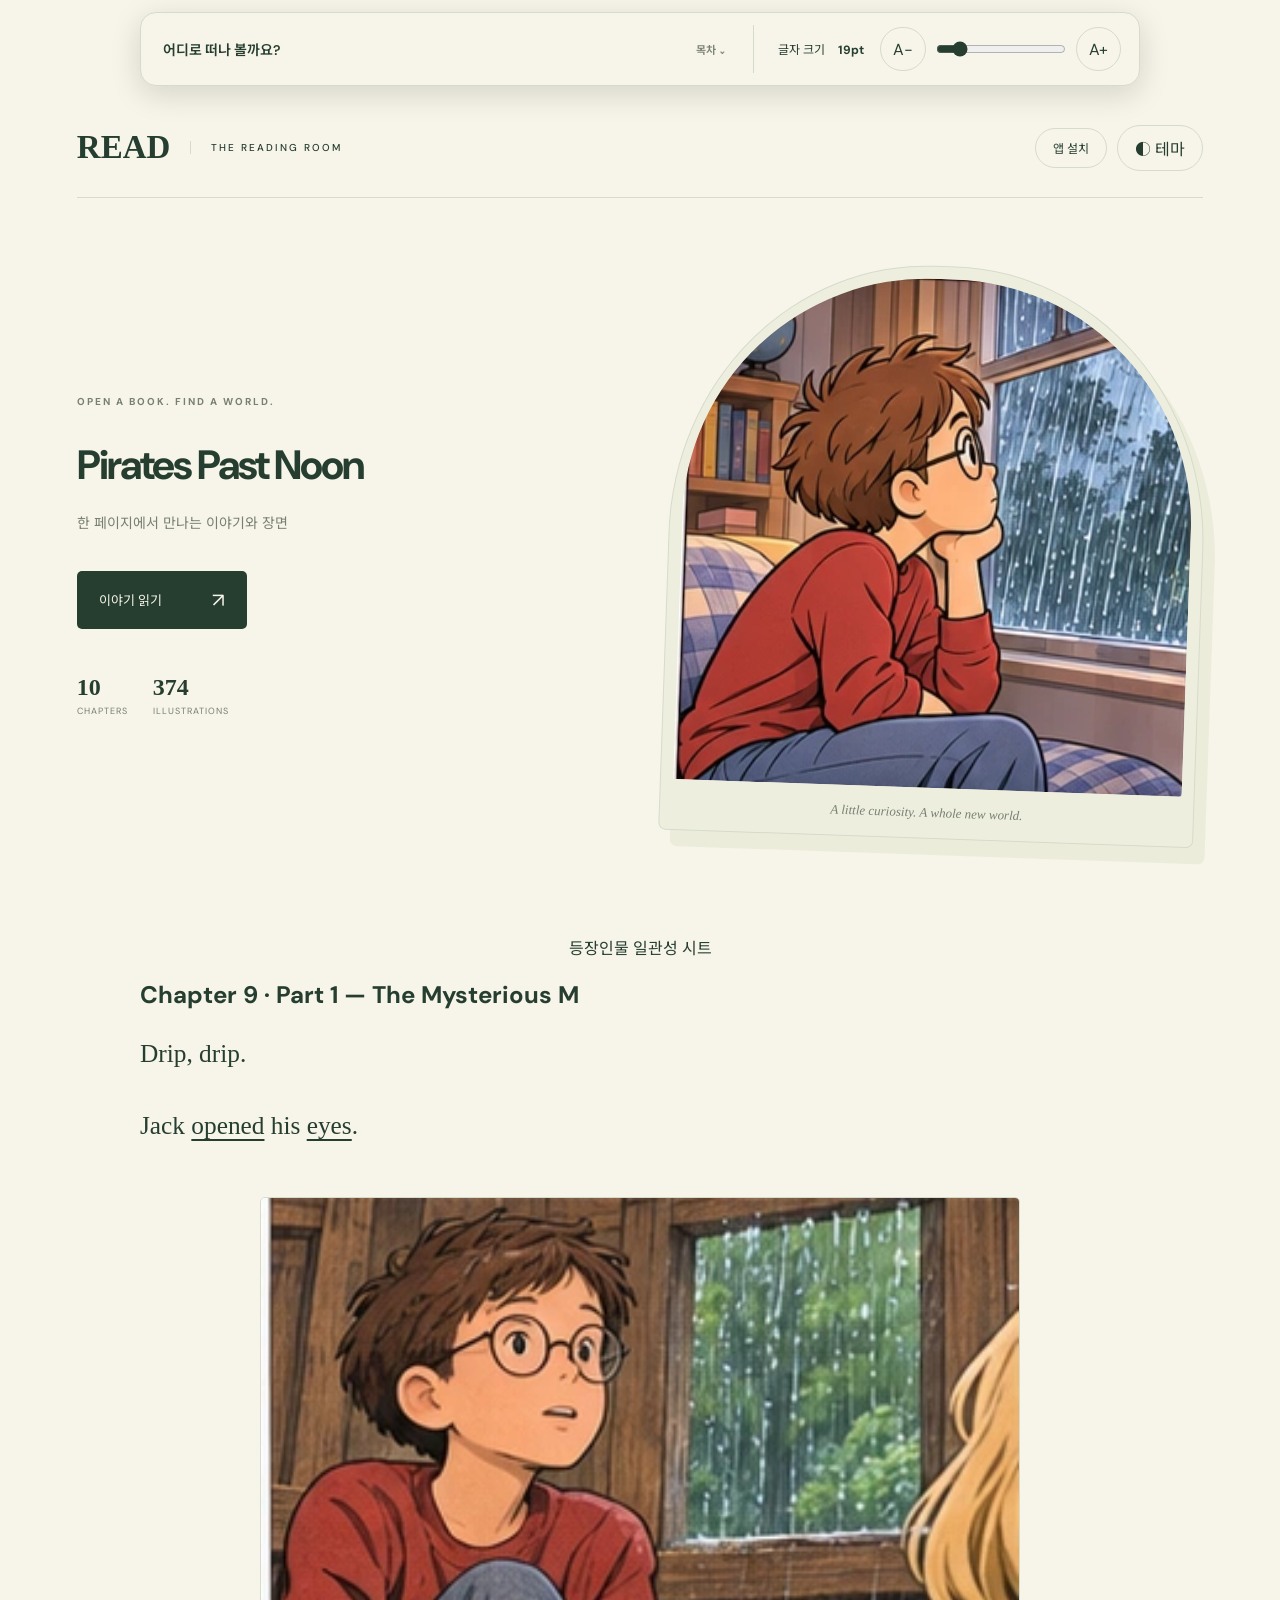
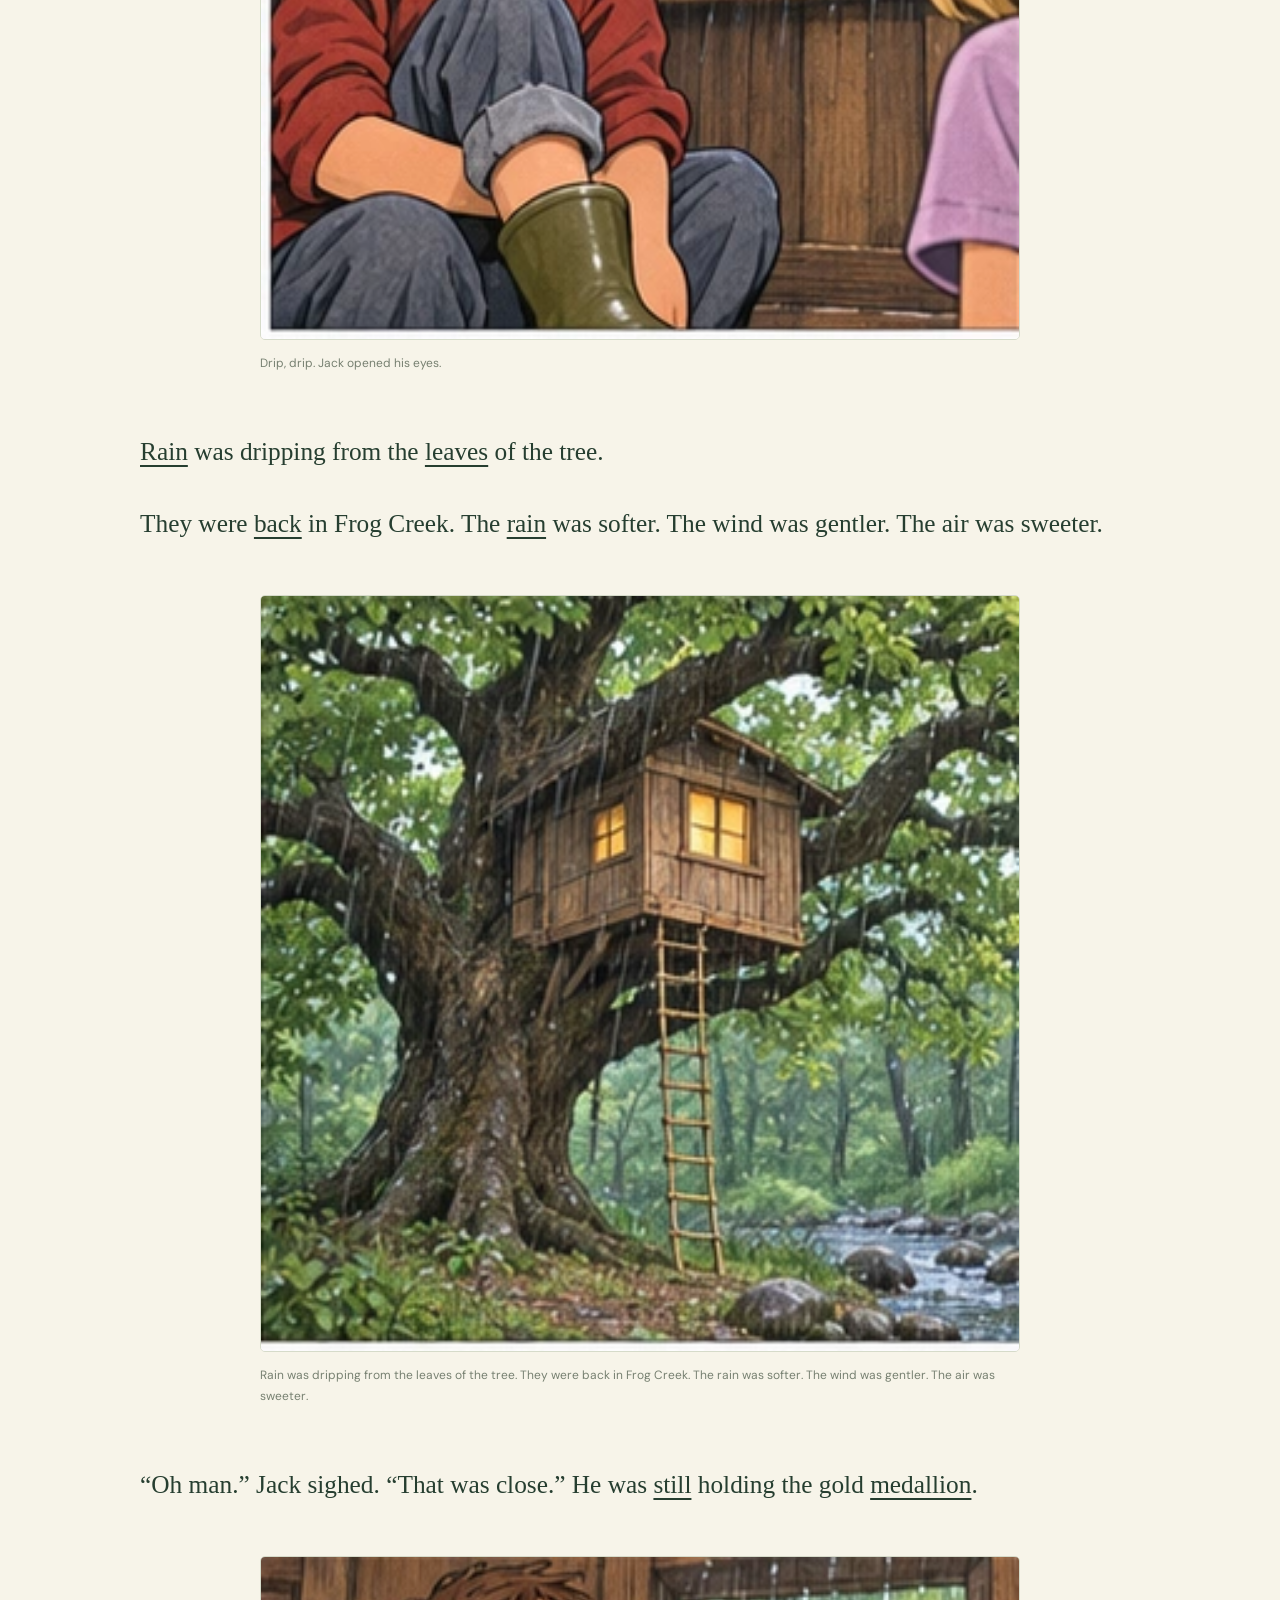
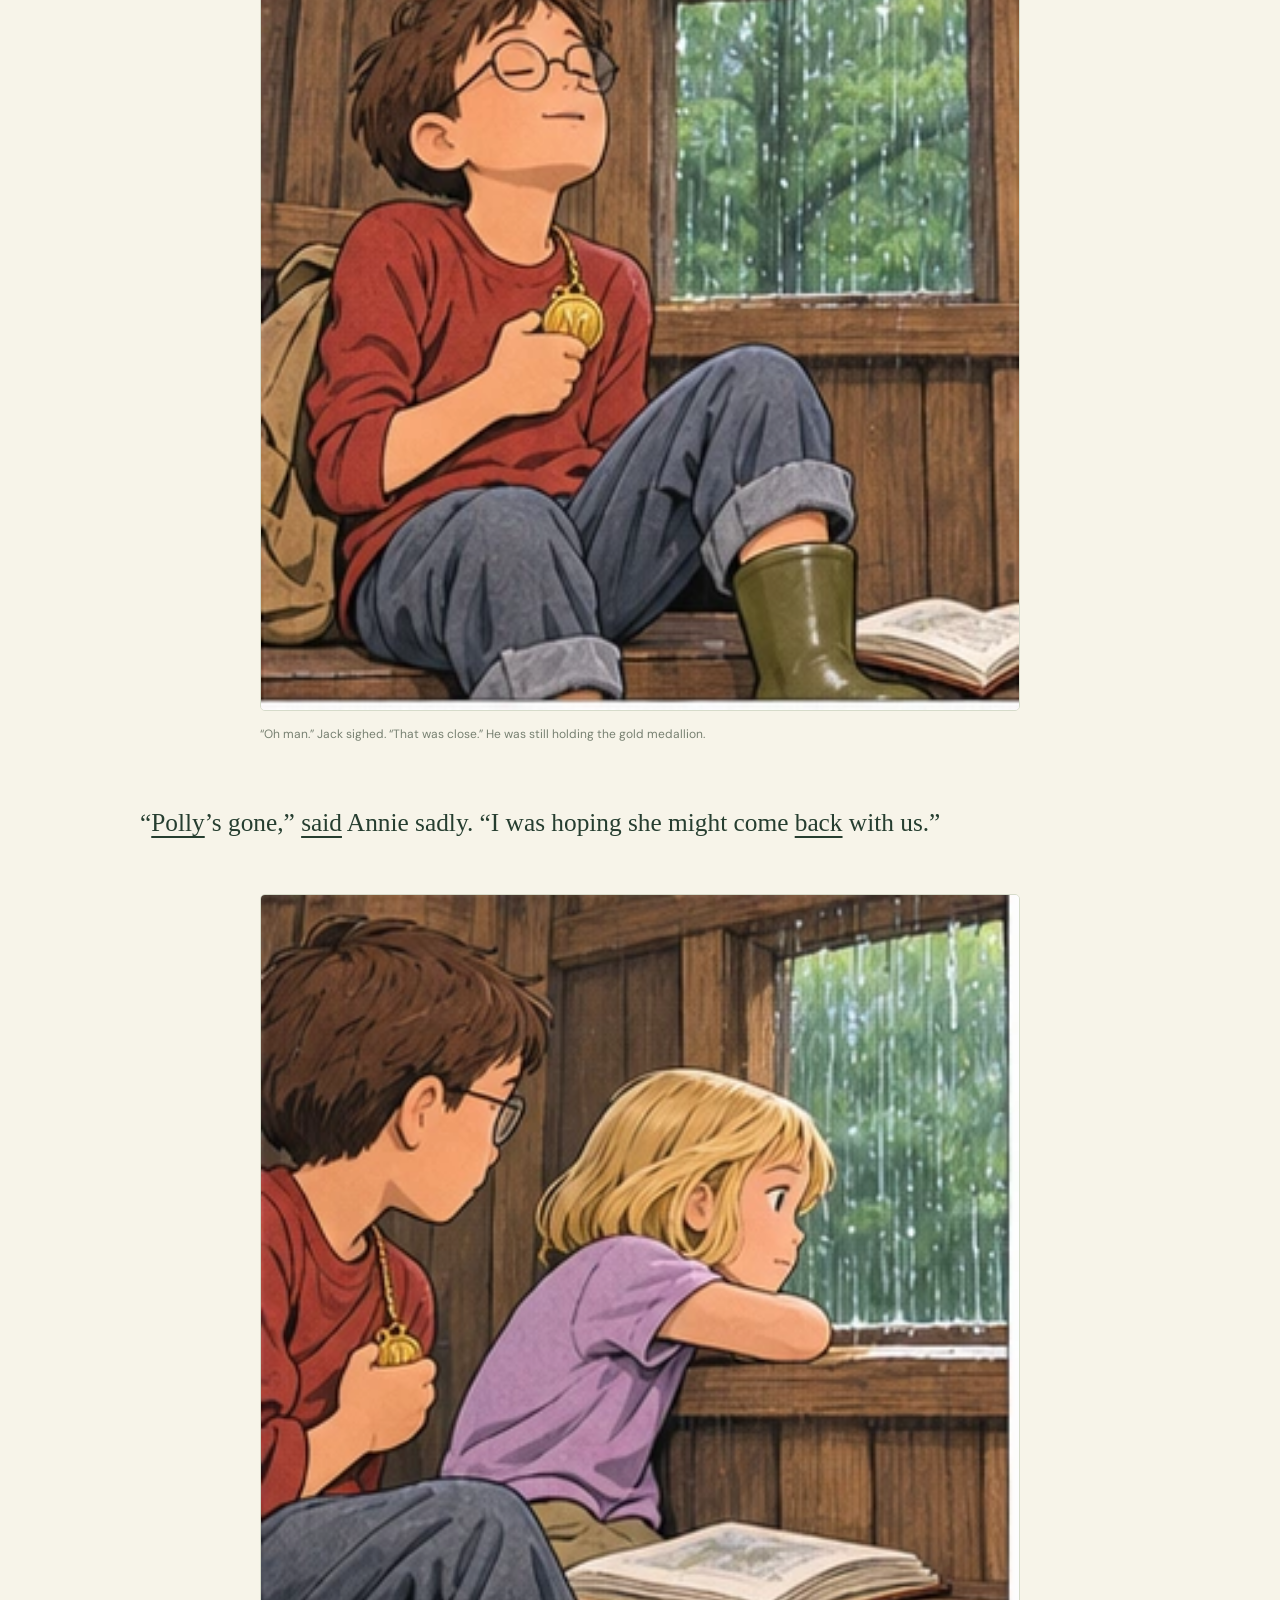
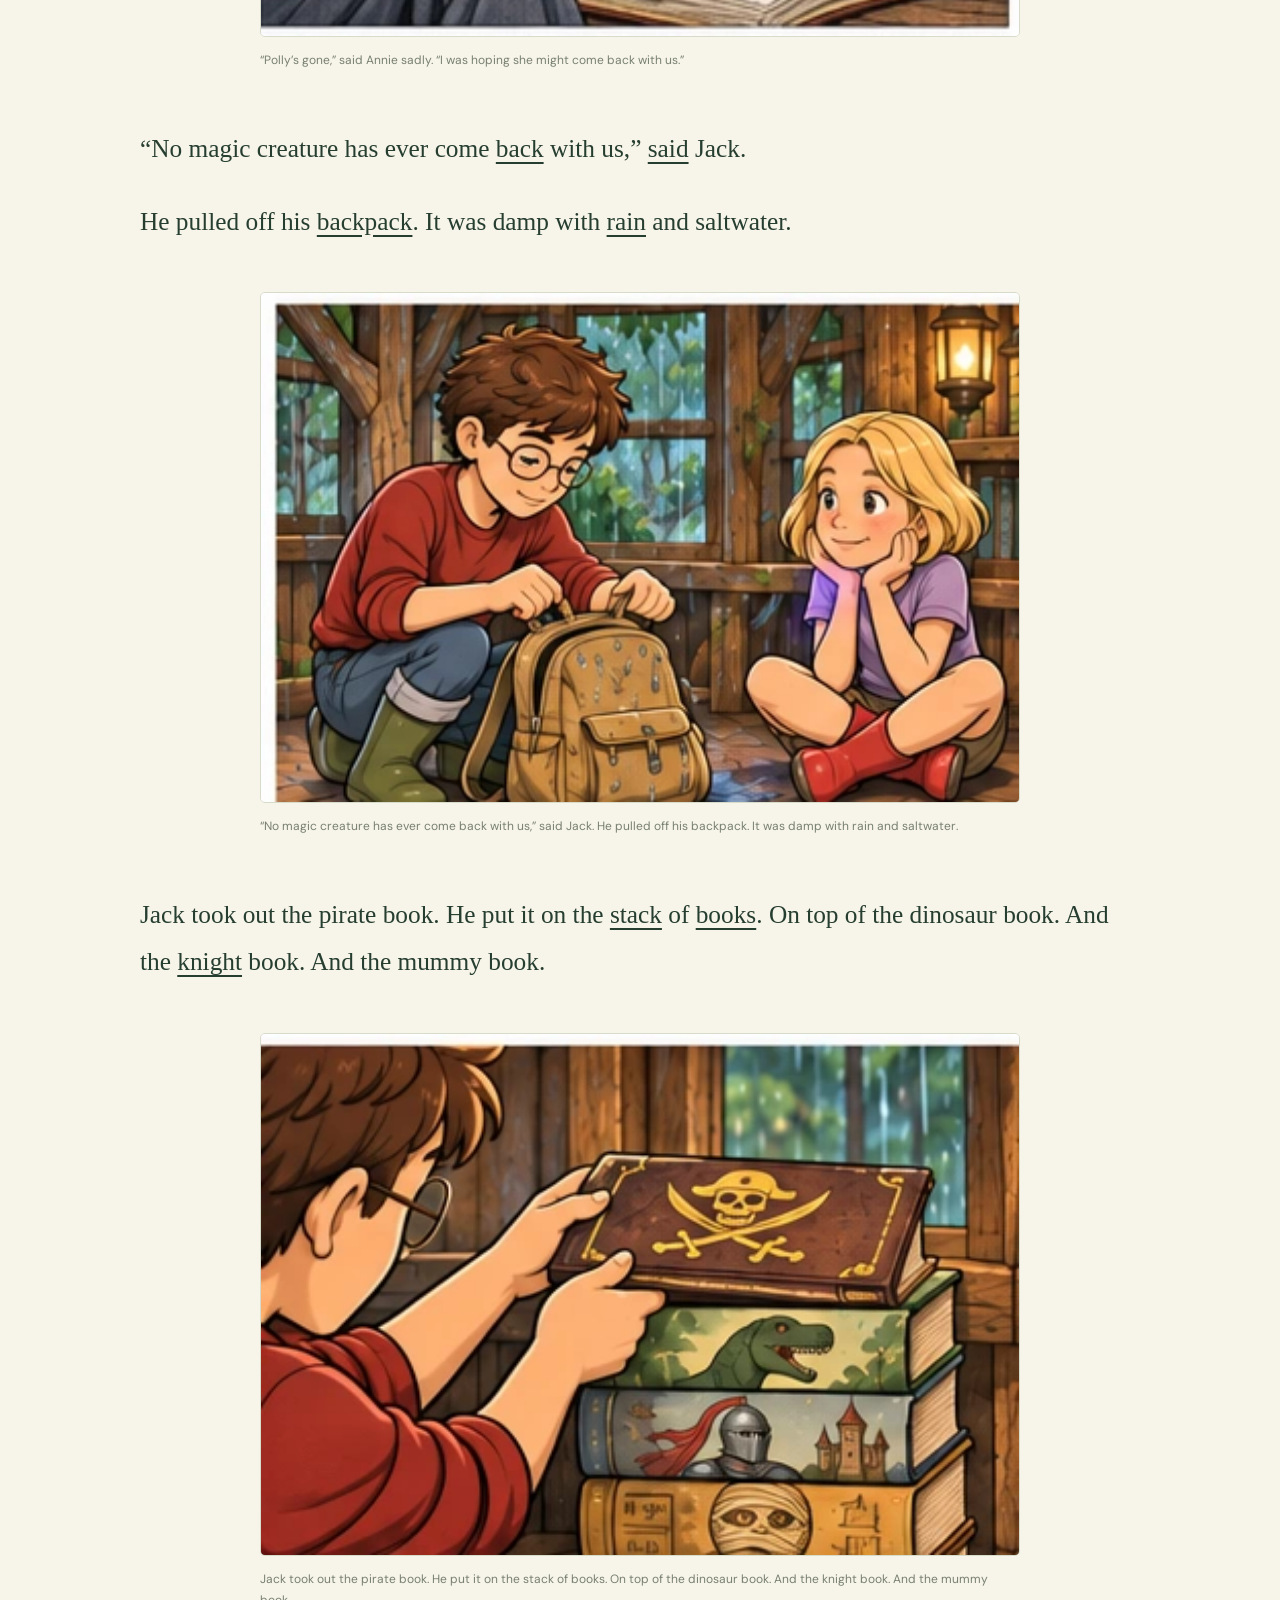
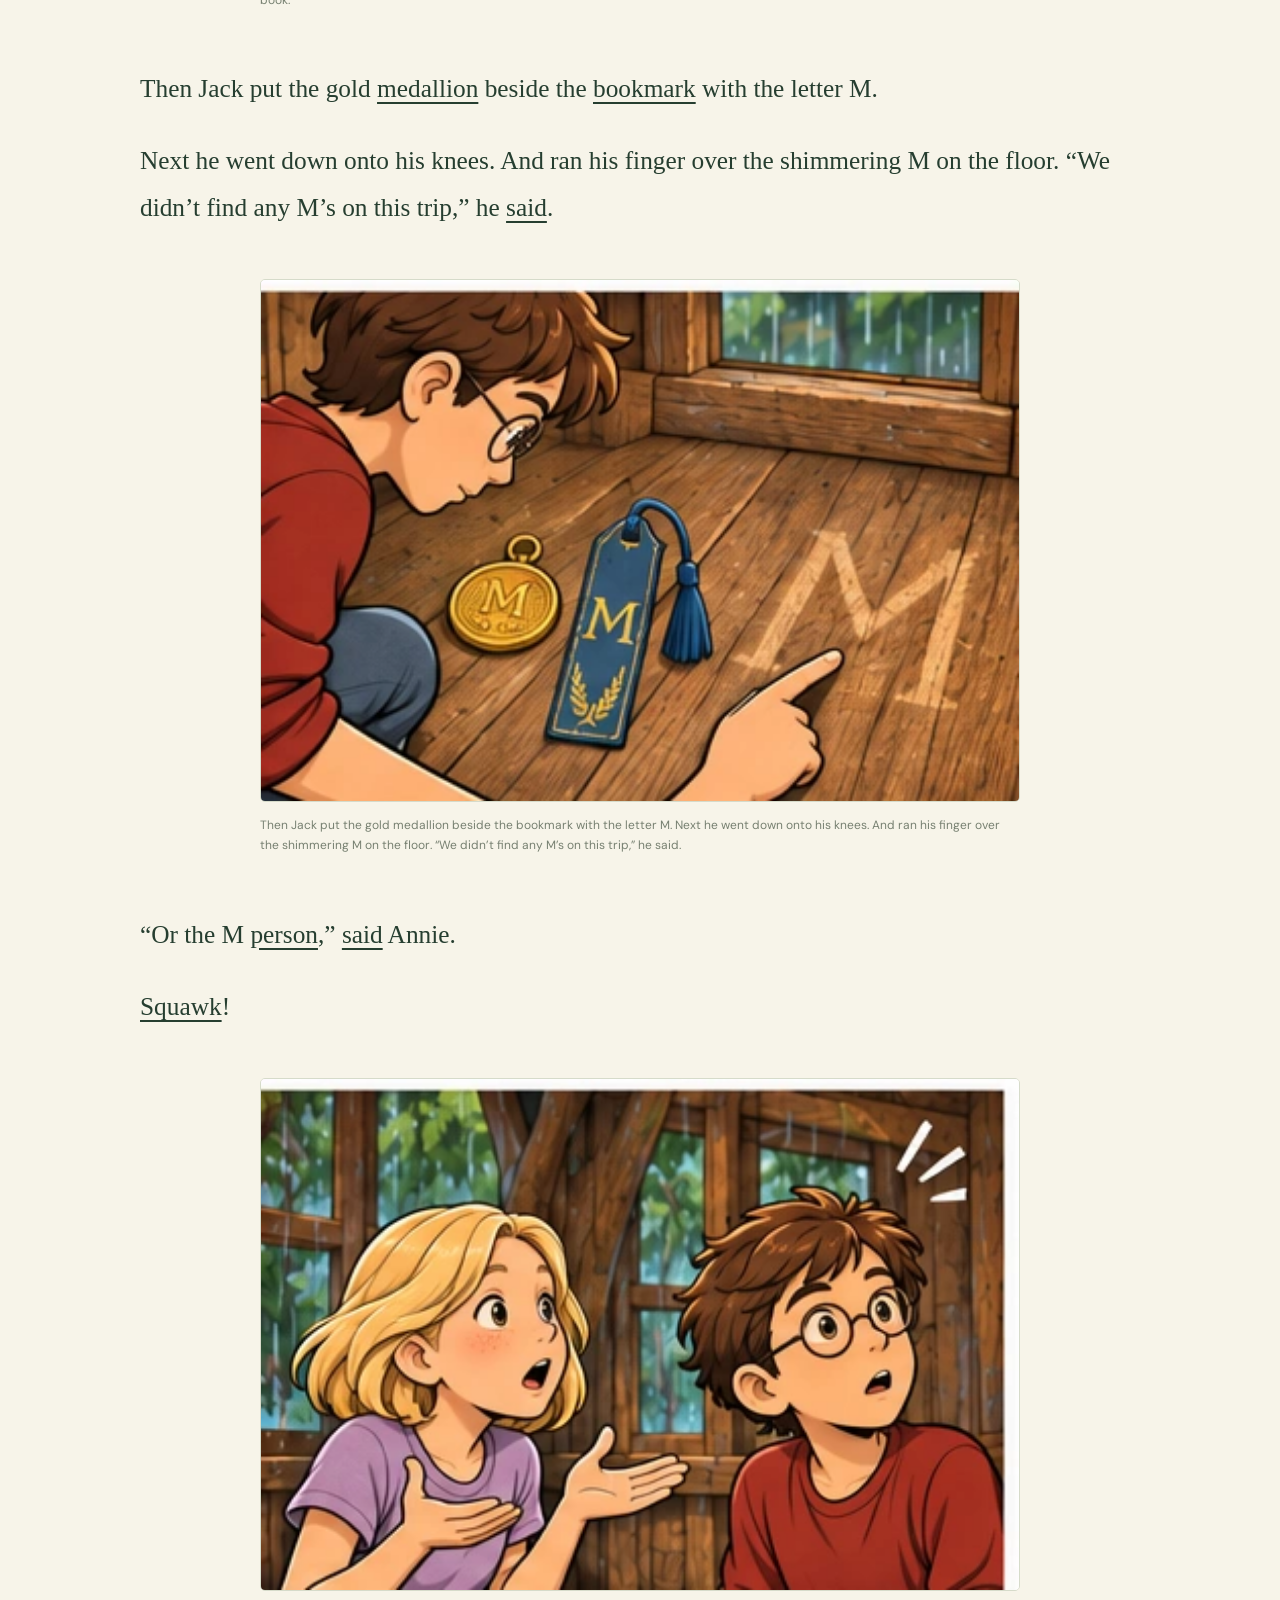
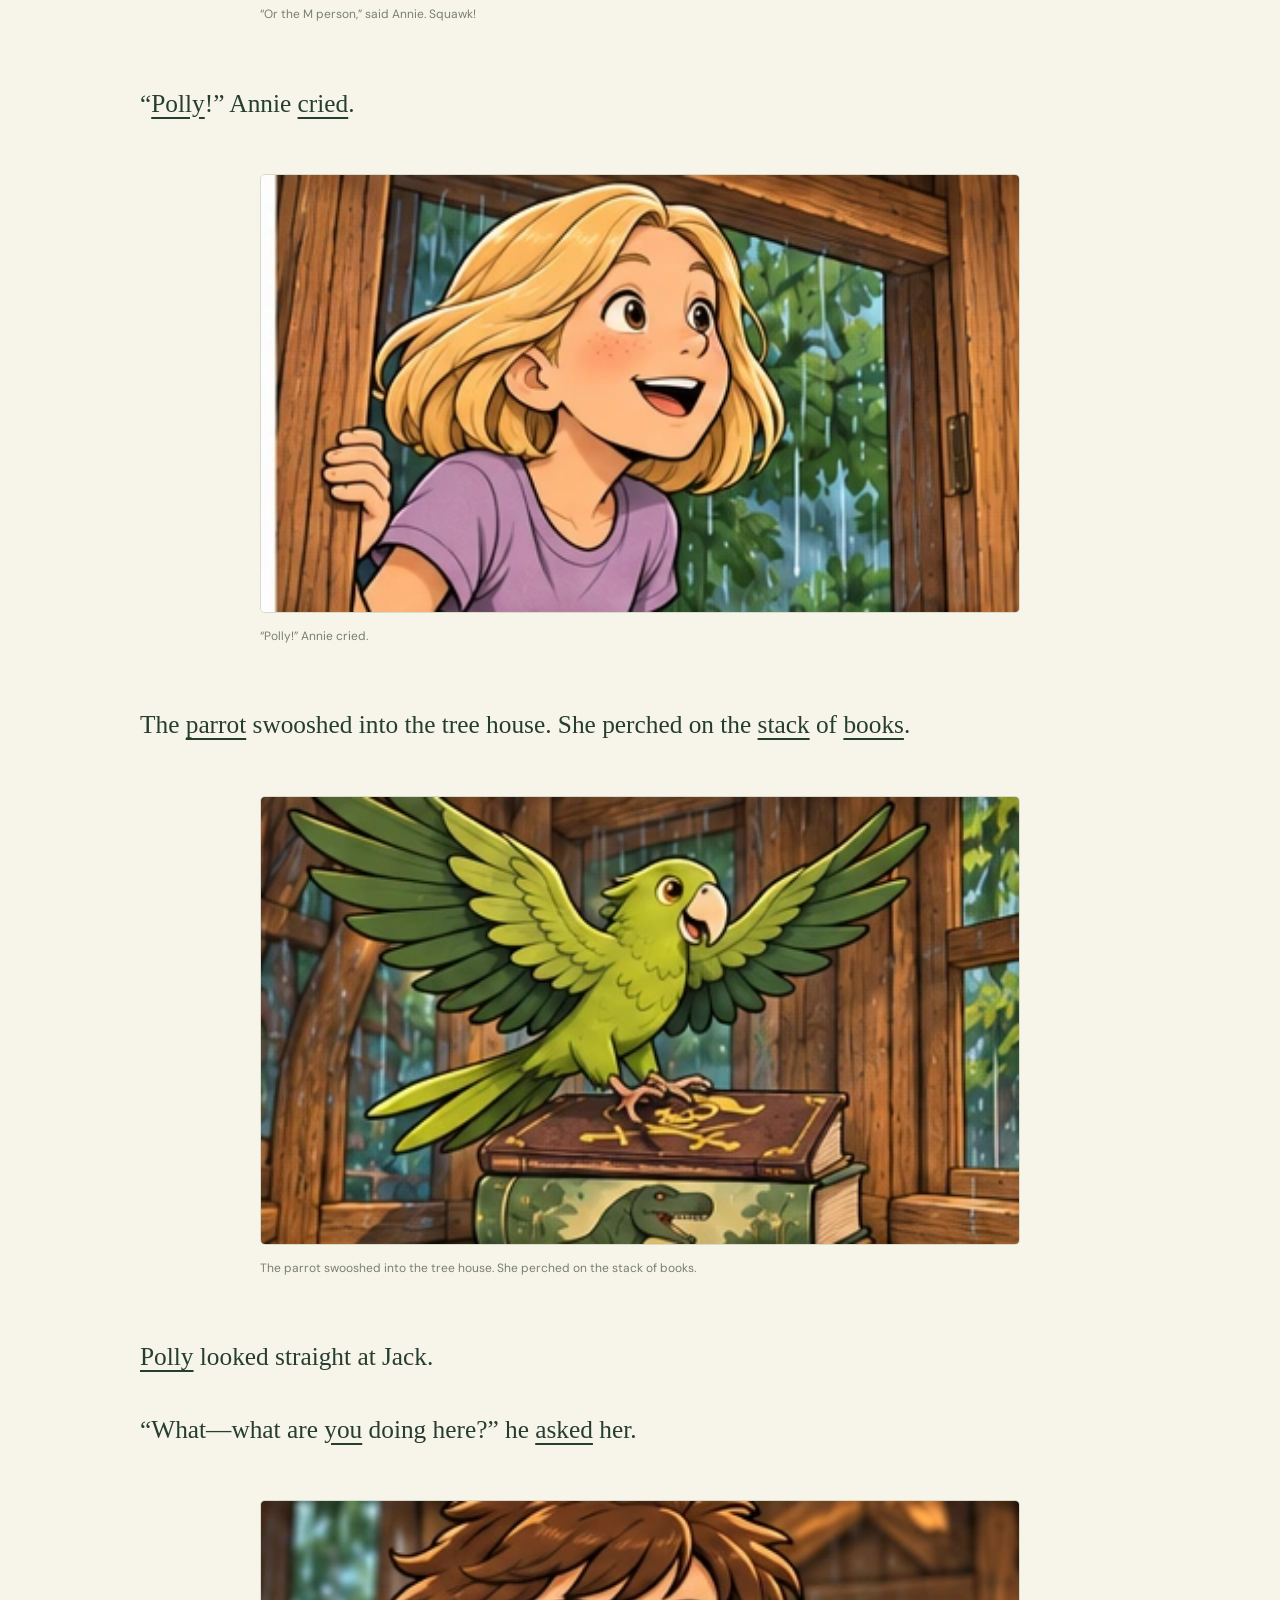
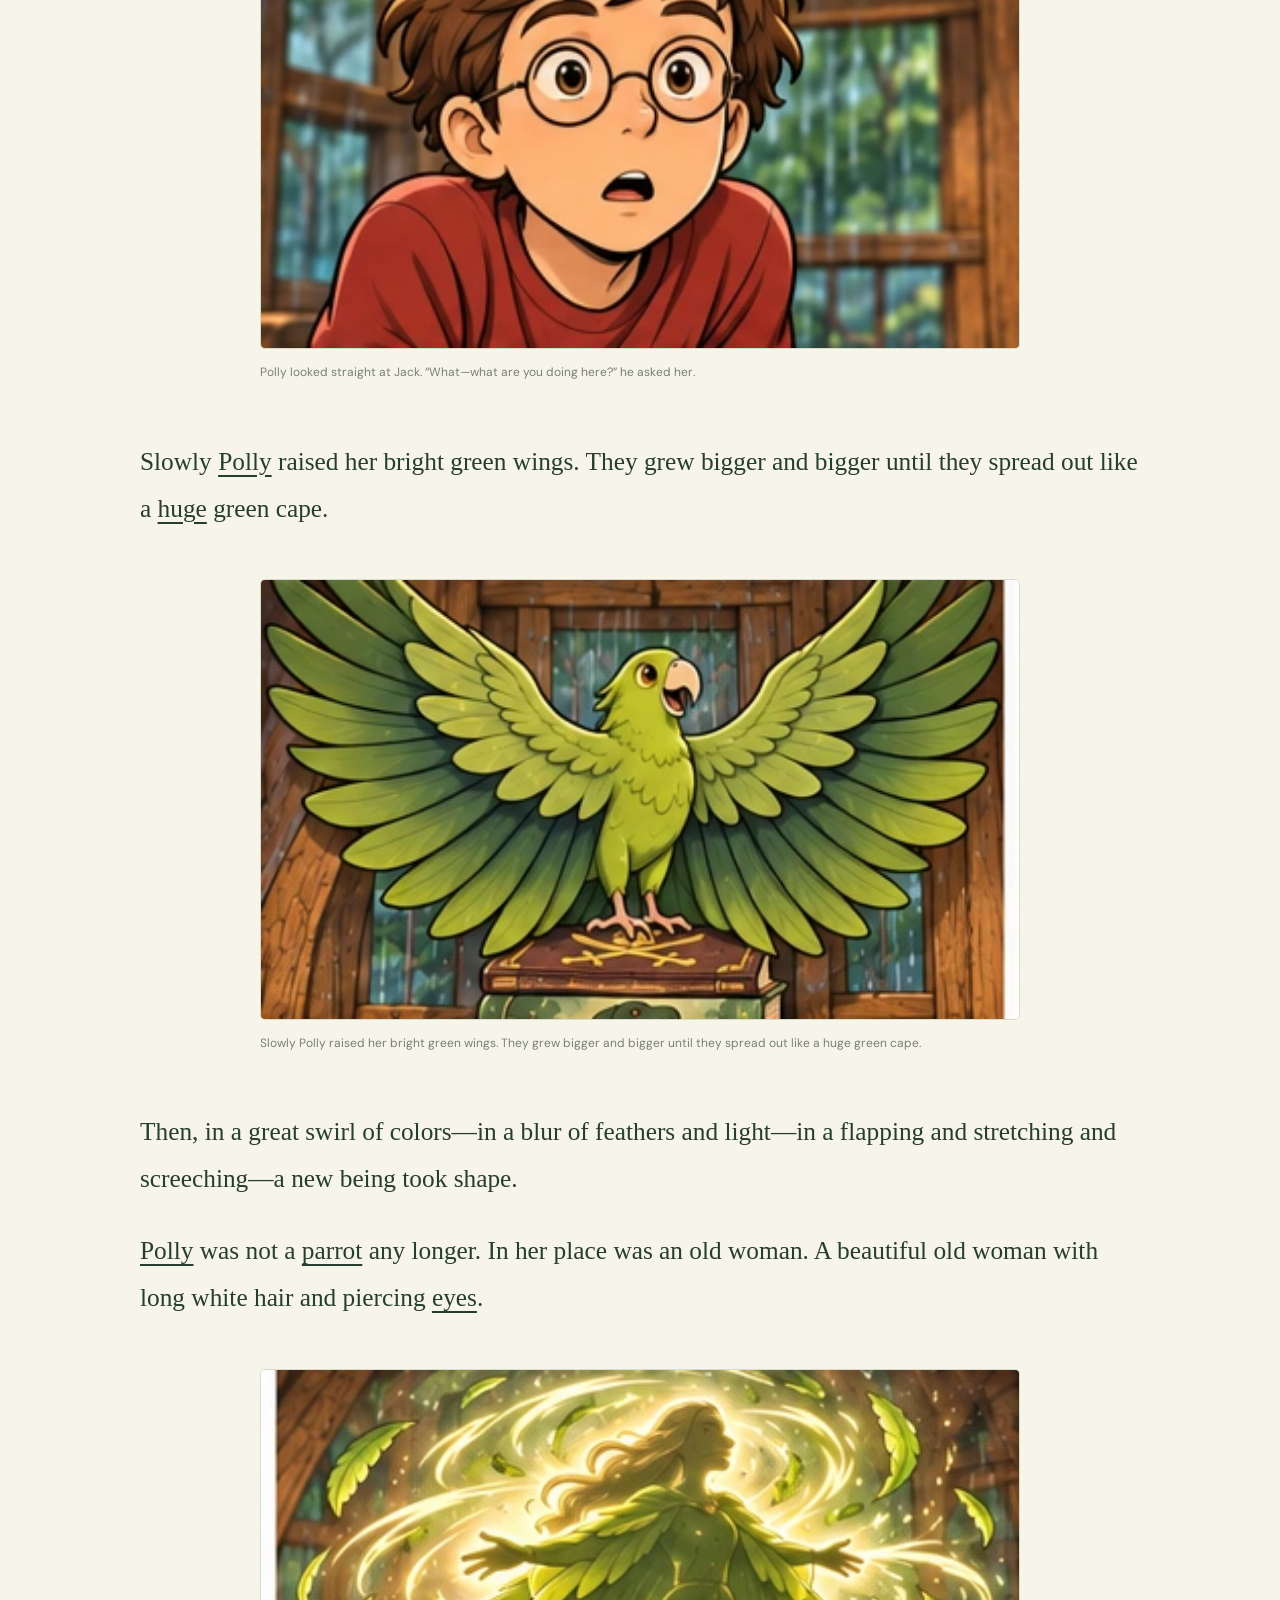
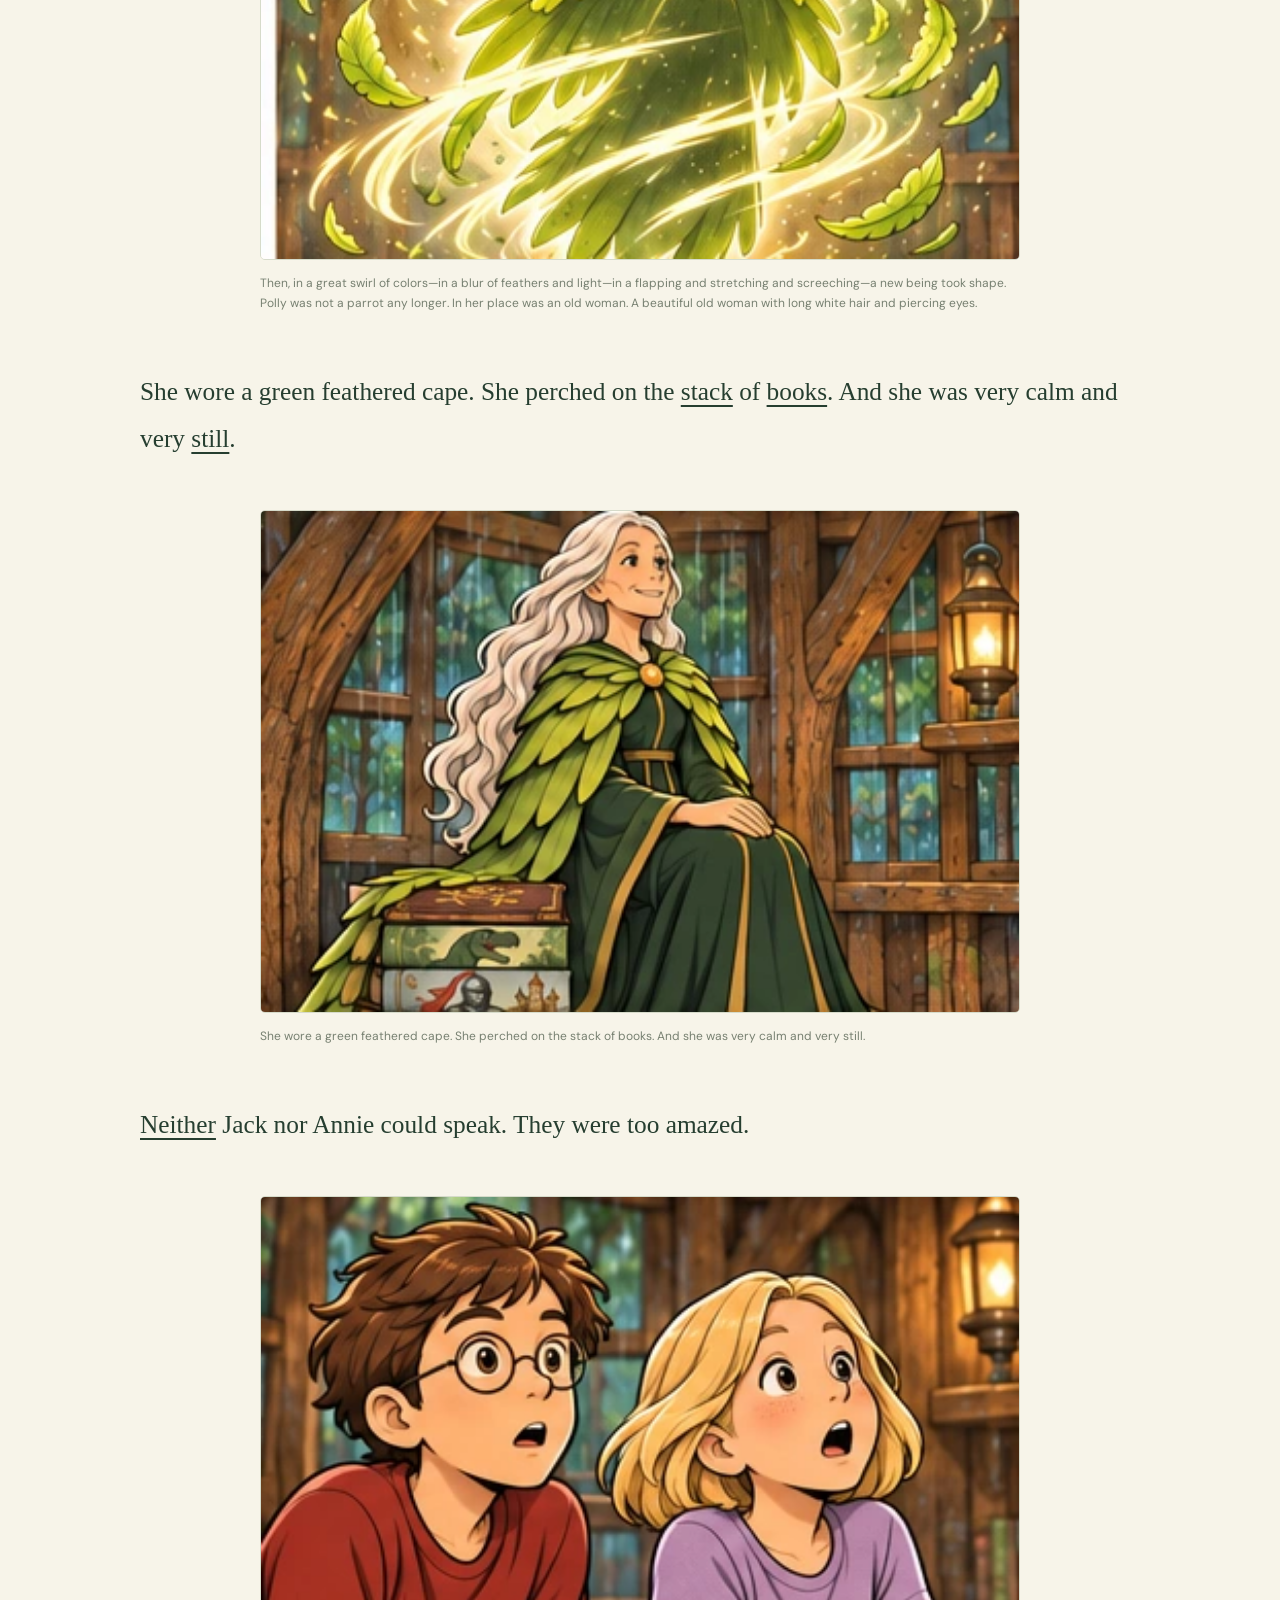
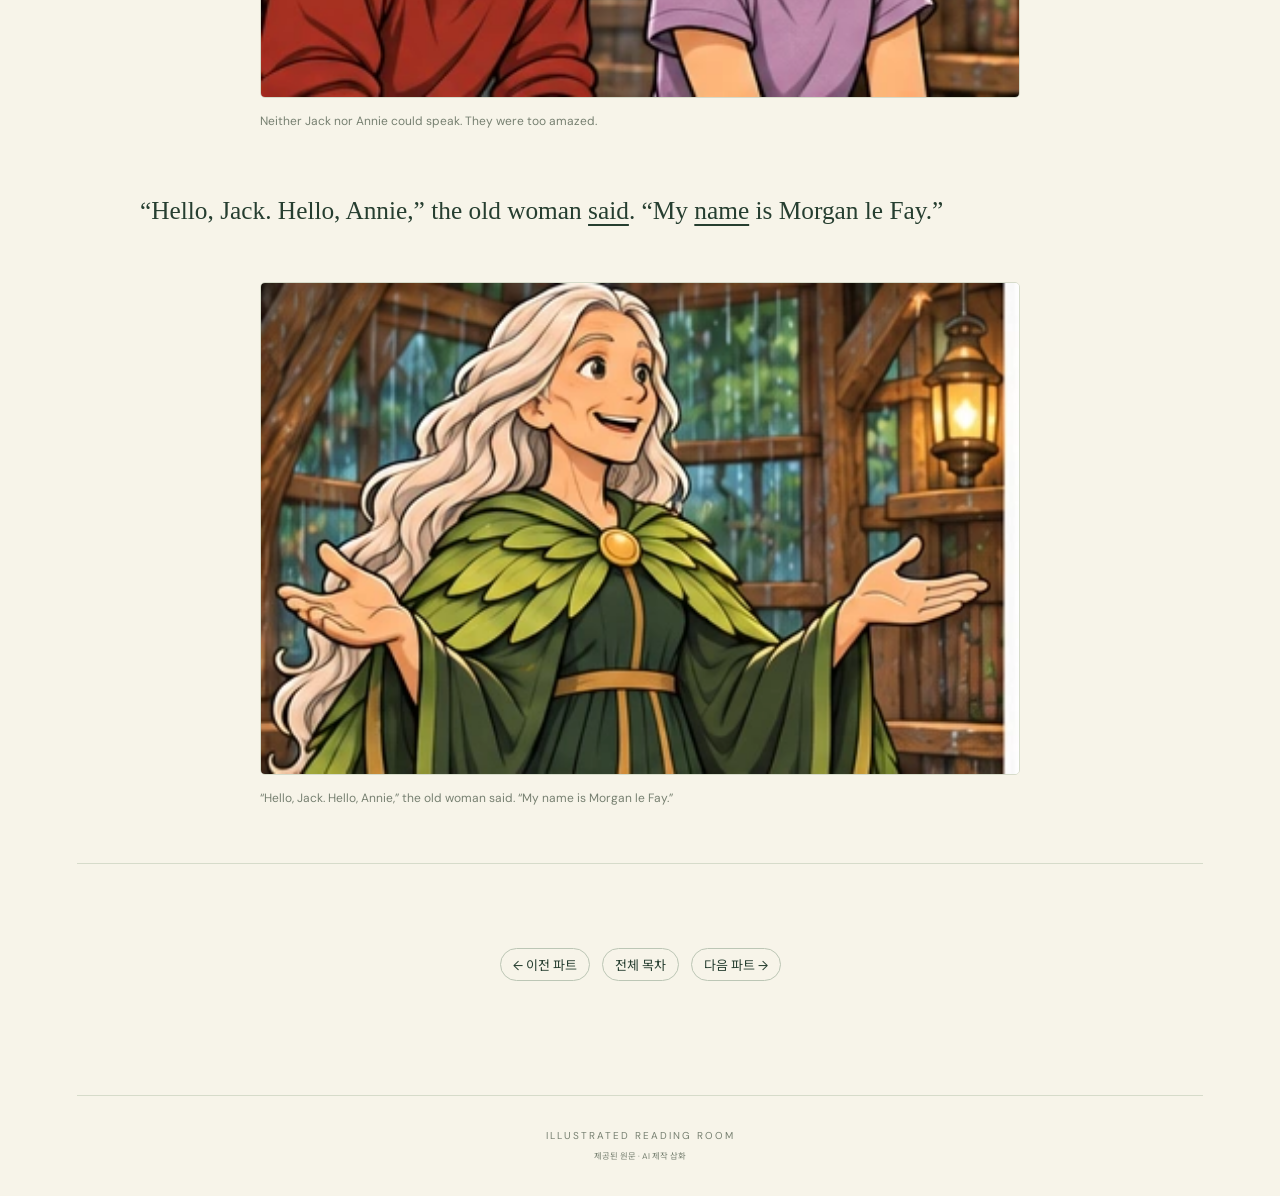
<file: part-09-01.html>
<!DOCTYPE html>

<html data-story-id="mth04-reading-room" lang="ko"><head><meta charset="utf-8"/><meta content="width=device-width,initial-scale=1,viewport-fit=cover" name="viewport"/><meta content="#263e30" name="theme-color"/><meta content="한 페이지에서 만나는 이야기와 장면" name="description"/><title>Chapter 9 · Part 1 — The Mysterious M · Pirates Past Noon</title><link href="style.css?v=e98a9d8c6372" rel="stylesheet"/><script defer="" src="app.js?v=e98a9d8c6372"></script><script defer="" src="pwa.js?v=e98a9d8c6372"></script><link href="manifest.webmanifest" rel="manifest"/><meta content="yes" name="mobile-web-app-capable"/><meta content="yes" name="apple-mobile-web-app-capable"/><meta content="Pirates Past Noon" name="apple-mobile-web-app-title"/><meta content="black-translucent" name="apple-mobile-web-app-status-bar-style"/><link href="assets/app-icon-180.png" rel="apple-touch-icon"/><link href="assets/app-icon-192.png" rel="icon" sizes="192x192" type="image/png"/><link href="learning.css" rel="stylesheet"/><script defer="" src="learning.js?v=pdf-vocab-20261123"></script></head>
<body><a class="skip" href="#part-p1">본문으로 이동</a><div aria-label="독서 도구" class="floating-reader" id="floating-reader" role="region"><details class="chapter-menu" id="chapter-menu"><summary>어디로 떠나 볼까요?<span aria-hidden="true">목차 ⌄</span></summary><nav aria-label="전체 이야기 목차" class="toc"><a href="part-01-01.html">Chapter 1 · Part 1 — Too Late!</a><a href="part-01-02.html">Chapter 1 · Part 2 — Too Late!</a><a href="part-02-01.html">Chapter 2 · Part 1 — The Bright Blue Sea</a><a href="part-03-01.html">Chapter 3 · Part 1 — Three Men in a Boat</a><a href="part-04-01.html">Chapter 4 · Part 1 — Vile Booty</a><a href="part-05-01.html">Chapter 5 · Part 1 — The Kid’s Treasure</a><a href="part-06-01.html">Chapter 6 · Part 1 — The Whale’s Eye</a><a href="part-07-01.html">Chapter 7 · Part 1 — Gale’s a-Blowin’</a><a href="part-08-01.html">Chapter 8 · Part 1 — Dig, Dogs, Dig</a><a href="part-08-02.html">Chapter 8 · Part 2 — Dig, Dogs, Dig</a><a href="part-09-01.html">Chapter 9 · Part 1 — The Mysterious M</a><a href="part-10-01.html">Chapter 10 · Part 1 — Treasure Again</a><a href="part-10-02.html">Chapter 10 · Part 2 — Treasure Again</a></nav></details><div class="reading-tools"><div><label for="font-size">글자 크기 <output for="font-size" id="font-value">19pt</output></label></div><div class="size-controls"><button aria-label="글자 크기 줄이기" id="smaller" type="button">A−</button><input aria-label="본문 글자 크기" id="font-size" max="50" min="14" step="1" type="range" value="19"/><button aria-label="글자 크기 늘리기" id="larger" type="button">A+</button></div></div></div>
<div class="shell"><header class="topbar"><a class="brand" href="#">READ<span>THE READING ROOM</span></a><button id="install-app" type="button">앱 설치</button><button aria-label="어두운 테마로 전환" id="theme" type="button">◐ <span>테마</span></button></header><main><div class="hero"><div class="hero-copy"><span class="eyebrow">OPEN A BOOK. FIND A WORLD.</span><h1 lang="en">Pirates Past Noon</h1><p class="hero-desc">한 페이지에서 만나는 이야기와 장면</p><a class="start" href="#part-p1">이야기 읽기 <span>↗</span></a><div class="stats"><span><b>10</b> CHAPTERS</span><span><b>374</b> ILLUSTRATIONS</span></div></div><div class="hero-art"><img alt="Jack watches the rain from his bedroom." height="306" src="assets/scene-0001.webp?v=e98a9d8c6372" width="304"/><span class="art-note">A little curiosity. A whole new world.</span></div></div><p class="reader-links"><a href="characters.html">등장인물 일관성 시트</a></p><article><h2>Chapter 9 · Part 1 — The Mysterious M</h2><p class="story-text" id="part-p1"><span class="sentence">Drip, drip.</span></p><p class="story-text" id="part-p2"><span class="sentence">Jack <button aria-expanded="false" class="vocab-word" data-word="opened" type="button">opened</button> his <button aria-expanded="false" class="vocab-word" data-word="eyes" type="button">eyes</button>.</span></p><figure><a href="assets/scene-0301.webp?v=e98a9d8c6372" rel="noopener" target="_blank"><img alt="Drip, drip. Jack opened his eyes." height="300" loading="lazy" src="assets/scene-0301.webp?v=e98a9d8c6372" width="307"/></a><figcaption>Drip, drip. Jack opened his eyes.</figcaption></figure><p class="story-text" id="part-p3"><span class="sentence"><button aria-expanded="false" class="vocab-word" data-word="rain" type="button">Rain</button> was dripping from the <button aria-expanded="false" class="vocab-word" data-word="leaves" type="button">leaves</button> of the tree.</span></p><p class="story-text" id="part-p4"><span class="sentence">They were <button aria-expanded="false" class="vocab-word" data-definition="Toward a previous place or position." data-ko="돌아가다 / 뒤로" data-word="back" type="button">back</button> in Frog Creek. The <button aria-expanded="false" class="vocab-word" data-word="rain" type="button">rain</button> was softer. The wind was gentler. The air was sweeter.</span></p><figure><a href="assets/scene-0302.webp?v=e98a9d8c6372" rel="noopener" target="_blank"><img alt="Rain was dripping from the leaves of the tree. They were back in Frog Creek. The rain was softer. The wind was gentler. The air was sweeter." height="300" loading="lazy" src="assets/scene-0302.webp?v=e98a9d8c6372" width="301"/></a><figcaption>Rain was dripping from the leaves of the tree. They were back in Frog Creek. The rain was softer. The wind was gentler. The air was sweeter.</figcaption></figure><p class="story-text" id="part-p5"><span class="sentence">“Oh man.” Jack sighed. “That was close.” He was <button aria-expanded="false" class="vocab-word" data-definition="Continuing until that time." data-ko="아직도" data-word="still" type="button">still</button> holding the gold <button aria-expanded="false" class="vocab-word" data-word="medallion">medallion</button>.</span></p><figure><a href="assets/scene-0303.webp?v=e98a9d8c6372" rel="noopener" target="_blank"><img alt="“Oh man.” Jack sighed. “That was close.” He was still holding the gold medallion." height="300" loading="lazy" src="assets/scene-0303.webp?v=e98a9d8c6372" width="302"/></a><figcaption>“Oh man.” Jack sighed. “That was close.” He was still holding the gold medallion.</figcaption></figure><p class="story-text" id="part-p6"><span class="sentence">“<button aria-expanded="false" class="vocab-word" data-word="Polly" type="button">Polly</button>’s gone,” <button aria-expanded="false" class="vocab-word" data-word="said" type="button">said</button> Annie sadly. “I was hoping she might come <button aria-expanded="false" class="vocab-word" data-definition="Toward a previous place or position." data-ko="돌아가다 / 뒤로" data-word="back" type="button">back</button> with us.”</span></p><figure><a href="assets/scene-0304.webp?v=e98a9d8c6372" rel="noopener" target="_blank"><img alt="“Polly’s gone,” said Annie sadly. “I was hoping she might come back with us.”" height="300" loading="lazy" src="assets/scene-0304.webp?v=e98a9d8c6372" width="307"/></a><figcaption>“Polly’s gone,” said Annie sadly. “I was hoping she might come back with us.”</figcaption></figure><p class="story-text" id="part-p7"><span class="sentence">“No magic creature has ever come <button aria-expanded="false" class="vocab-word" data-definition="Toward a previous place or position." data-ko="돌아가다 / 뒤로" data-word="back" type="button">back</button> with us,” <button aria-expanded="false" class="vocab-word" data-word="said" type="button">said</button> Jack.</span></p><p class="story-text" id="part-p8"><span class="sentence">He pulled off his <button aria-expanded="false" class="vocab-word" data-word="backpack">backpack</button>. It was damp with <button aria-expanded="false" class="vocab-word" data-word="rain" type="button">rain</button> and saltwater.</span></p><figure><a href="assets/scene-0305.webp?v=e98a9d8c6372" rel="noopener" target="_blank"><img alt="“No magic creature has ever come back with us,” said Jack. He pulled off his backpack. It was damp with rain and saltwater." height="253" loading="lazy" src="assets/scene-0305.webp?v=e98a9d8c6372" width="377"/></a><figcaption>“No magic creature has ever come back with us,” said Jack. He pulled off his backpack. It was damp with rain and saltwater.</figcaption></figure><p class="story-text" id="part-p9"><span class="sentence">Jack took out the pirate book. He put it on the <button aria-expanded="false" class="vocab-word" data-word="stack" type="button">stack</button> of <button aria-expanded="false" class="vocab-word" data-word="books" type="button">books</button>. On top of the dinosaur book. And the <button aria-expanded="false" class="vocab-word" data-word="knight" type="button">knight</button> book. And the mummy book.</span></p><figure><a href="assets/scene-0306.webp?v=e98a9d8c6372" rel="noopener" target="_blank"><img alt="Jack took out the pirate book. He put it on the stack of books. On top of the dinosaur book. And the knight book. And the mummy book." height="253" loading="lazy" src="assets/scene-0306.webp?v=e98a9d8c6372" width="368"/></a><figcaption>Jack took out the pirate book. He put it on the stack of books. On top of the dinosaur book. And the knight book. And the mummy book.</figcaption></figure><p class="story-text" id="part-p10"><span class="sentence">Then Jack put the gold <button aria-expanded="false" class="vocab-word" data-word="medallion">medallion</button> beside the <button aria-expanded="false" class="vocab-word" data-word="bookmark">bookmark</button> with the letter M.</span></p><p class="story-text" id="part-p11"><span class="sentence">Next he went down onto his knees. And ran his finger over the shimmering M on the floor. “We didn’t find any M’s on this trip,” he <button aria-expanded="false" class="vocab-word" data-word="said" type="button">said</button>.</span></p><figure><a href="assets/scene-0307.webp?v=e98a9d8c6372" rel="noopener" target="_blank"><img alt="Then Jack put the gold medallion beside the bookmark with the letter M. Next he went down onto his knees. And ran his finger over the shimmering M on the floor. “We didn’t find any M’s on this trip,” he said." height="253" loading="lazy" src="assets/scene-0307.webp?v=e98a9d8c6372" width="368"/></a><figcaption>Then Jack put the gold medallion beside the bookmark with the letter M. Next he went down onto his knees. And ran his finger over the shimmering M on the floor. “We didn’t find any M’s on this trip,” he said.</figcaption></figure><p class="story-text" id="part-p12"><span class="sentence">“Or the M <button aria-expanded="false" class="vocab-word" data-word="person" type="button">person</button>,” <button aria-expanded="false" class="vocab-word" data-word="said" type="button">said</button> Annie.</span></p><p class="story-text" id="part-p13"><span class="sentence"><button aria-expanded="false" class="vocab-word" data-word="squawk" type="button">Squawk</button>!</span></p><figure><a href="assets/scene-0308.webp?v=e98a9d8c6372" rel="noopener" target="_blank"><img alt="“Or the M person,” said Annie. Squawk!" height="253" loading="lazy" src="assets/scene-0308.webp?v=e98a9d8c6372" width="375"/></a><figcaption>“Or the M person,” said Annie. Squawk!</figcaption></figure><p class="story-text" id="part-p14"><span class="sentence">“<button aria-expanded="false" class="vocab-word" data-word="Polly" type="button">Polly</button>!” Annie <button aria-expanded="false" class="vocab-word" data-word="cried" type="button">cried</button>.</span></p><figure><a href="assets/scene-0309.webp?v=e98a9d8c6372" rel="noopener" target="_blank"><img alt="“Polly!” Annie cried." height="217" loading="lazy" src="assets/scene-0309.webp?v=e98a9d8c6372" width="377"/></a><figcaption>“Polly!” Annie cried.</figcaption></figure><p class="story-text" id="part-p15"><span class="sentence">The <button aria-expanded="false" class="vocab-word" data-word="parrot">parrot</button> swooshed into the tree house. She perched on the <button aria-expanded="false" class="vocab-word" data-word="stack" type="button">stack</button> of <button aria-expanded="false" class="vocab-word" data-word="books" type="button">books</button>.</span></p><figure><a href="assets/scene-0310.webp?v=e98a9d8c6372" rel="noopener" target="_blank"><img alt="The parrot swooshed into the tree house. She perched on the stack of books." height="217" loading="lazy" src="assets/scene-0310.webp?v=e98a9d8c6372" width="368"/></a><figcaption>The parrot swooshed into the tree house. She perched on the stack of books.</figcaption></figure><p class="story-text" id="part-p16"><span class="sentence"><button aria-expanded="false" class="vocab-word" data-word="Polly" type="button">Polly</button> looked straight at Jack.</span></p><p class="story-text" id="part-p17"><span class="sentence">“What—what are <button aria-expanded="false" class="vocab-word" data-word="you" type="button">you</button> doing here?” he <button aria-expanded="false" class="vocab-word" data-word="asked" type="button">asked</button> her.</span></p><figure><a href="assets/scene-0311.webp?v=e98a9d8c6372" rel="noopener" target="_blank"><img alt="Polly looked straight at Jack. “What—what are you doing here?” he asked her." height="217" loading="lazy" src="assets/scene-0311.webp?v=e98a9d8c6372" width="368"/></a><figcaption>Polly looked straight at Jack. “What—what are you doing here?” he asked her.</figcaption></figure><p class="story-text" id="part-p18"><span class="sentence">Slowly <button aria-expanded="false" class="vocab-word" data-word="Polly" type="button">Polly</button> raised her bright green wings. They grew bigger and bigger until they spread out like a <button aria-expanded="false" class="vocab-word" data-word="huge" type="button">huge</button> green cape.</span></p><figure><a href="assets/scene-0312.webp?v=e98a9d8c6372" rel="noopener" target="_blank"><img alt="Slowly Polly raised her bright green wings. They grew bigger and bigger until they spread out like a huge green cape." height="217" loading="lazy" src="assets/scene-0312.webp?v=e98a9d8c6372" width="375"/></a><figcaption>Slowly Polly raised her bright green wings. They grew bigger and bigger until they spread out like a huge green cape.</figcaption></figure><p class="story-text" id="part-p19"><span class="sentence">Then, in a great swirl of colors—in a blur of feathers and light—in a flapping and stretching and screeching—a new being took shape.</span></p><p class="story-text" id="part-p20"><span class="sentence"><button aria-expanded="false" class="vocab-word" data-word="Polly" type="button">Polly</button> was not a <button aria-expanded="false" class="vocab-word" data-word="parrot">parrot</button> any longer. In her place was an old woman. A beautiful old woman with long white hair and piercing <button aria-expanded="false" class="vocab-word" data-word="eyes" type="button">eyes</button>.</span></p><figure><a href="assets/scene-0313.webp?v=e98a9d8c6372" rel="noopener" target="_blank"><img alt="Then, in a great swirl of colors—in a blur of feathers and light—in a flapping and stretching and screeching—a new being took shape. Polly was not a parrot any longer. In her place was an old woman. A beautiful old woman with long white hair and piercing eyes." height="243" loading="lazy" src="assets/scene-0313.webp?v=e98a9d8c6372" width="377"/></a><figcaption>Then, in a great swirl of colors—in a blur of feathers and light—in a flapping and stretching and screeching—a new being took shape. Polly was not a parrot any longer. In her place was an old woman. A beautiful old woman with long white hair and piercing eyes.</figcaption></figure><p class="story-text" id="part-p21"><span class="sentence">She wore a green feathered cape. She perched on the <button aria-expanded="false" class="vocab-word" data-word="stack" type="button">stack</button> of <button aria-expanded="false" class="vocab-word" data-word="books" type="button">books</button>. And she was very calm and very <button aria-expanded="false" class="vocab-word" data-definition="Without movement or sound." data-ko="고요한 / 움직임 없는" data-word="still" type="button">still</button>.</span></p><figure><a href="assets/scene-0314.webp?v=e98a9d8c6372" rel="noopener" target="_blank"><img alt="She wore a green feathered cape. She perched on the stack of books. And she was very calm and very still." height="243" loading="lazy" src="assets/scene-0314.webp?v=e98a9d8c6372" width="368"/></a><figcaption>She wore a green feathered cape. She perched on the stack of books. And she was very calm and very still.</figcaption></figure><p class="story-text" id="part-p22"><span class="sentence"><button aria-expanded="false" class="vocab-word" data-word="neither" type="button">Neither</button> Jack nor Annie could speak. They were too amazed.</span></p><figure><a href="assets/scene-0315.webp?v=e98a9d8c6372" rel="noopener" target="_blank"><img alt="Neither Jack nor Annie could speak. They were too amazed." height="243" loading="lazy" src="assets/scene-0315.webp?v=e98a9d8c6372" width="368"/></a><figcaption>Neither Jack nor Annie could speak. They were too amazed.</figcaption></figure><p class="story-text" id="part-p23"><span class="sentence">“Hello, Jack. Hello, Annie,” the old woman <button aria-expanded="false" class="vocab-word" data-word="said" type="button">said</button>. “My <button aria-expanded="false" class="vocab-word" data-word="name" type="button">name</button> is Morgan le Fay.”</span></p><figure><a href="assets/scene-0316.webp?v=e98a9d8c6372" rel="noopener" target="_blank"><img alt="“Hello, Jack. Hello, Annie,” the old woman said. “My name is Morgan le Fay.”" height="243" loading="lazy" src="assets/scene-0316.webp?v=e98a9d8c6372" width="375"/></a><figcaption>“Hello, Jack. Hello, Annie,” the old woman said. “My name is Morgan le Fay.”</figcaption></figure></article><div class="end-note"><nav class="part-links"><a href="part-08-02.html">← 이전 파트</a><a href="index.html">전체 목차</a><a href="part-10-01.html">다음 파트 →</a></nav></div></main><footer>ILLUSTRATED READING ROOM<br/><small>제공된 원문 · AI 제작 삽화</small></footer></div>
<dialog aria-labelledby="install-title" id="install-help"><h2 id="install-title">내 독서 앱으로 설치하기</h2><p id="install-instructions"></p><p class="install-note">설치 후 홈 화면이나 바탕 화면의 앱 아이콘을 눌러 열어 주세요.</p><div class="install-buttons"><button hidden="" id="read-fullscreen" type="button">전체화면으로 읽기</button><form method="dialog"><button>닫기</button></form></div></dialog></body></html>
</file>
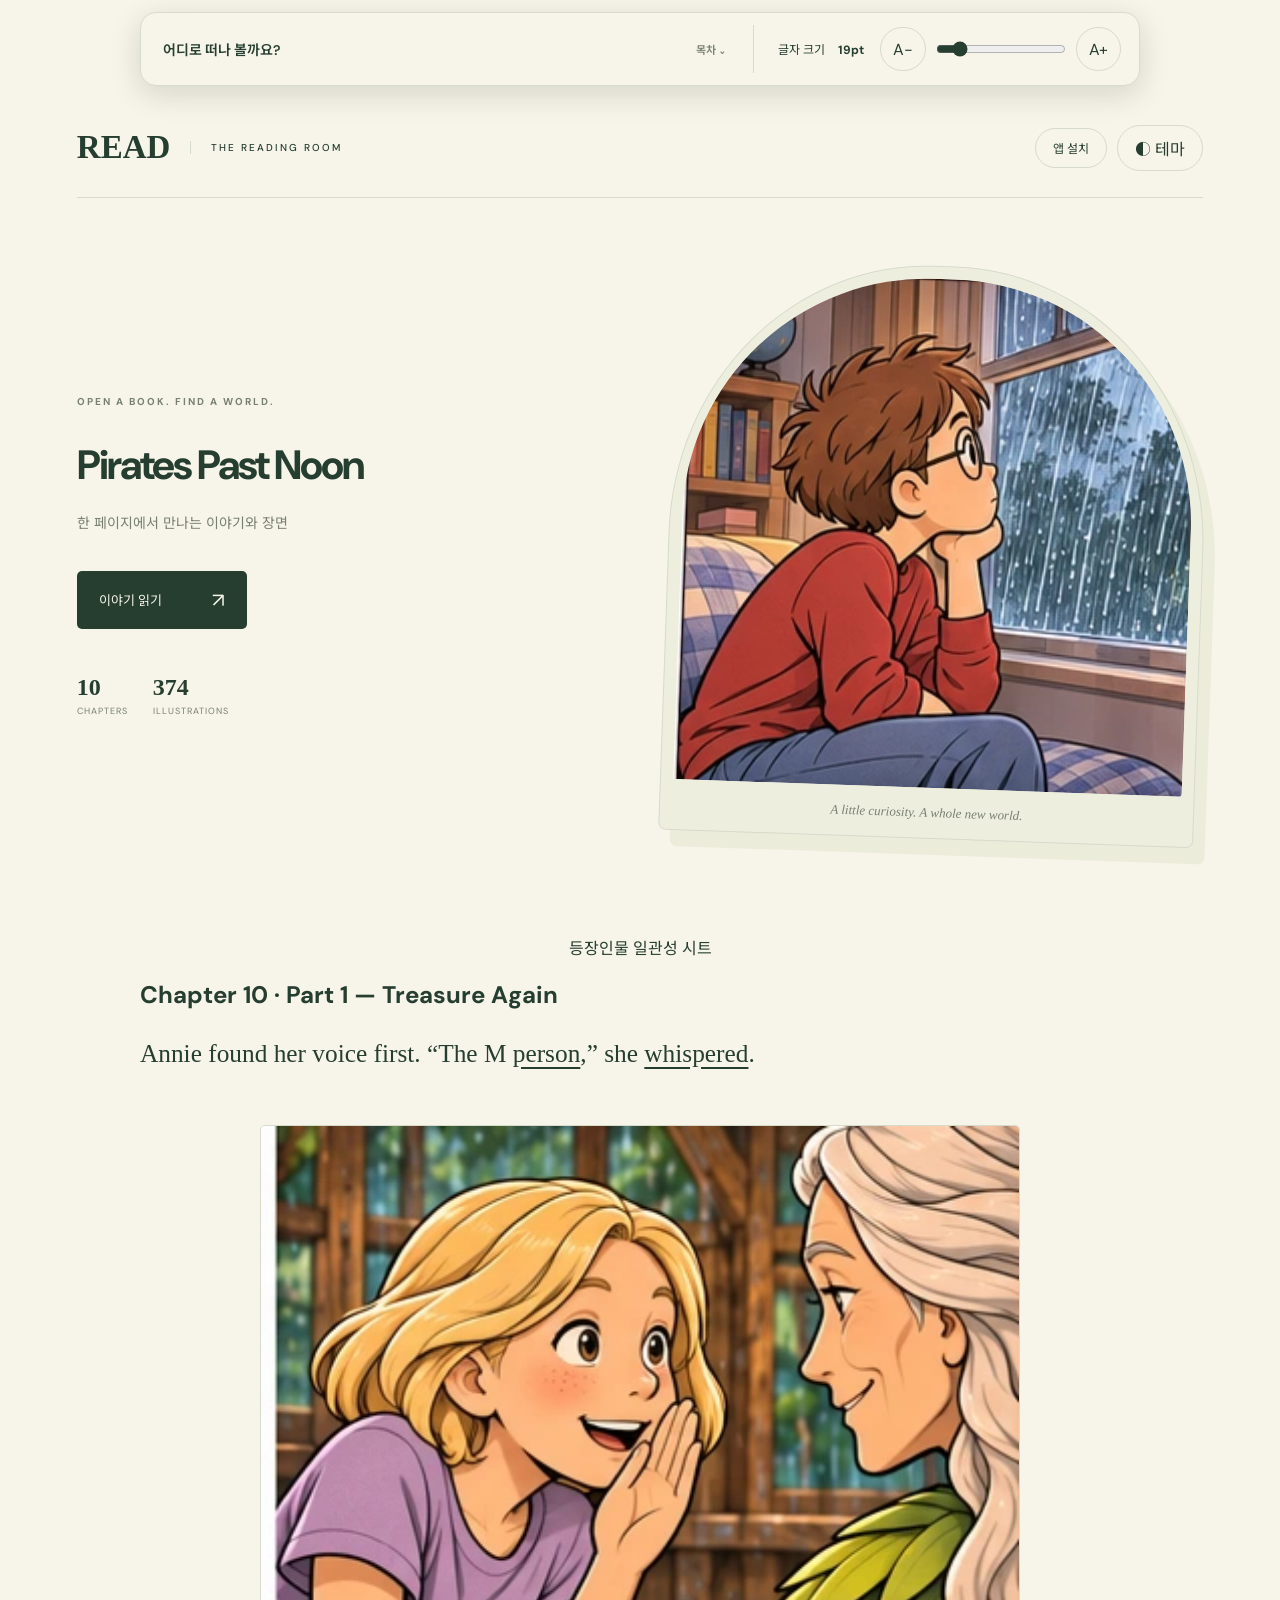
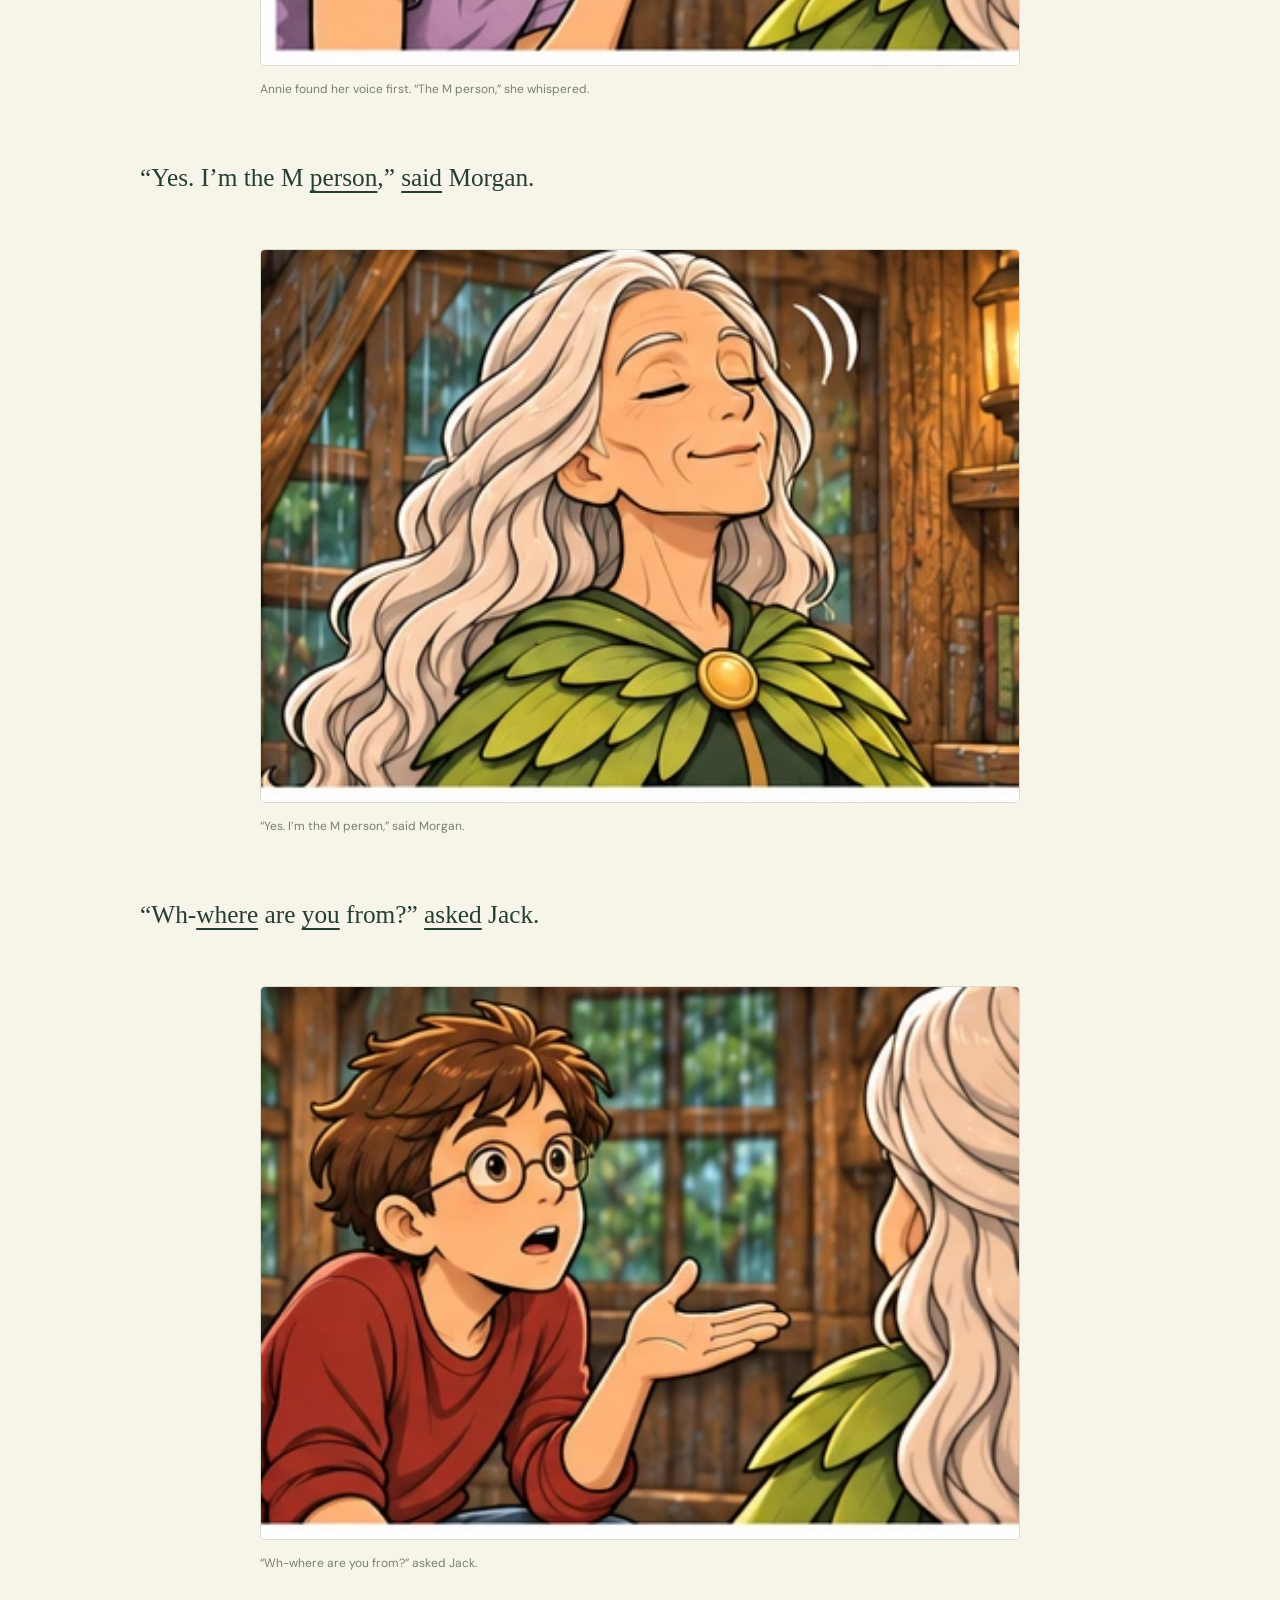
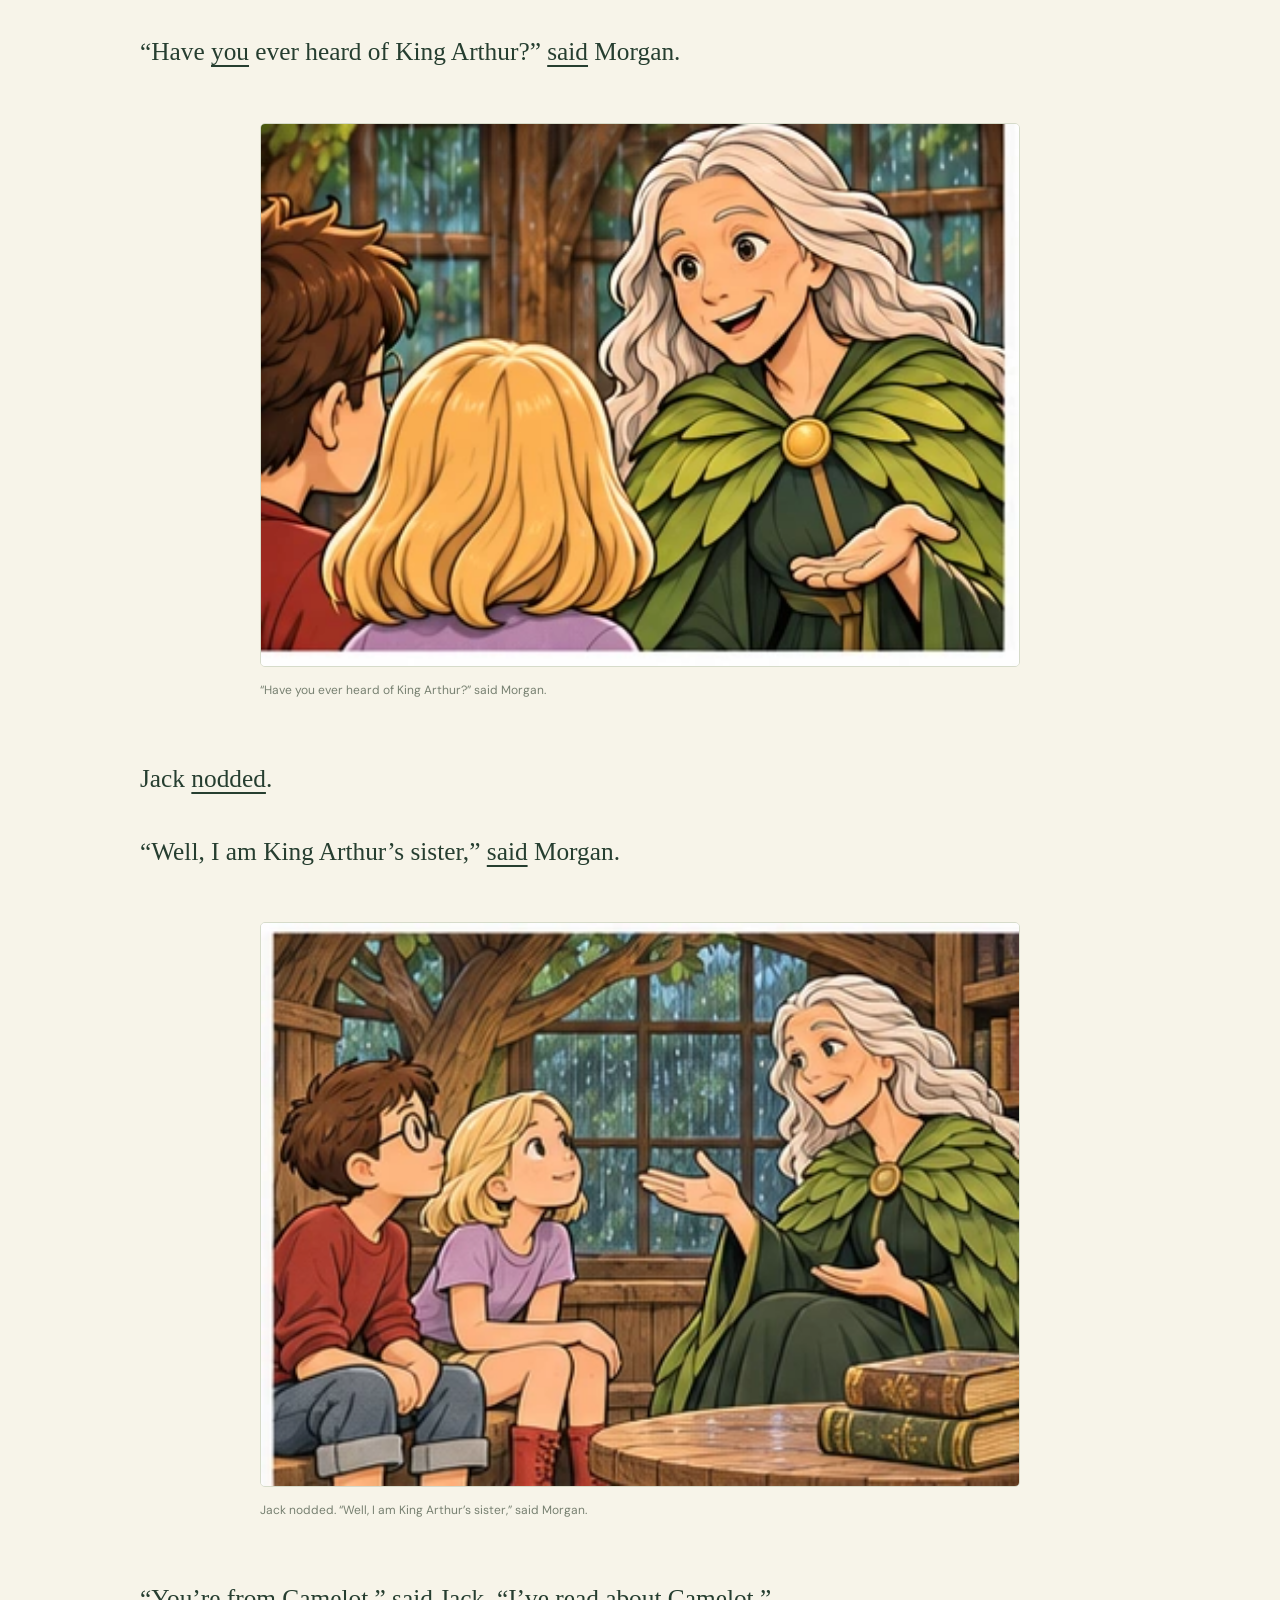
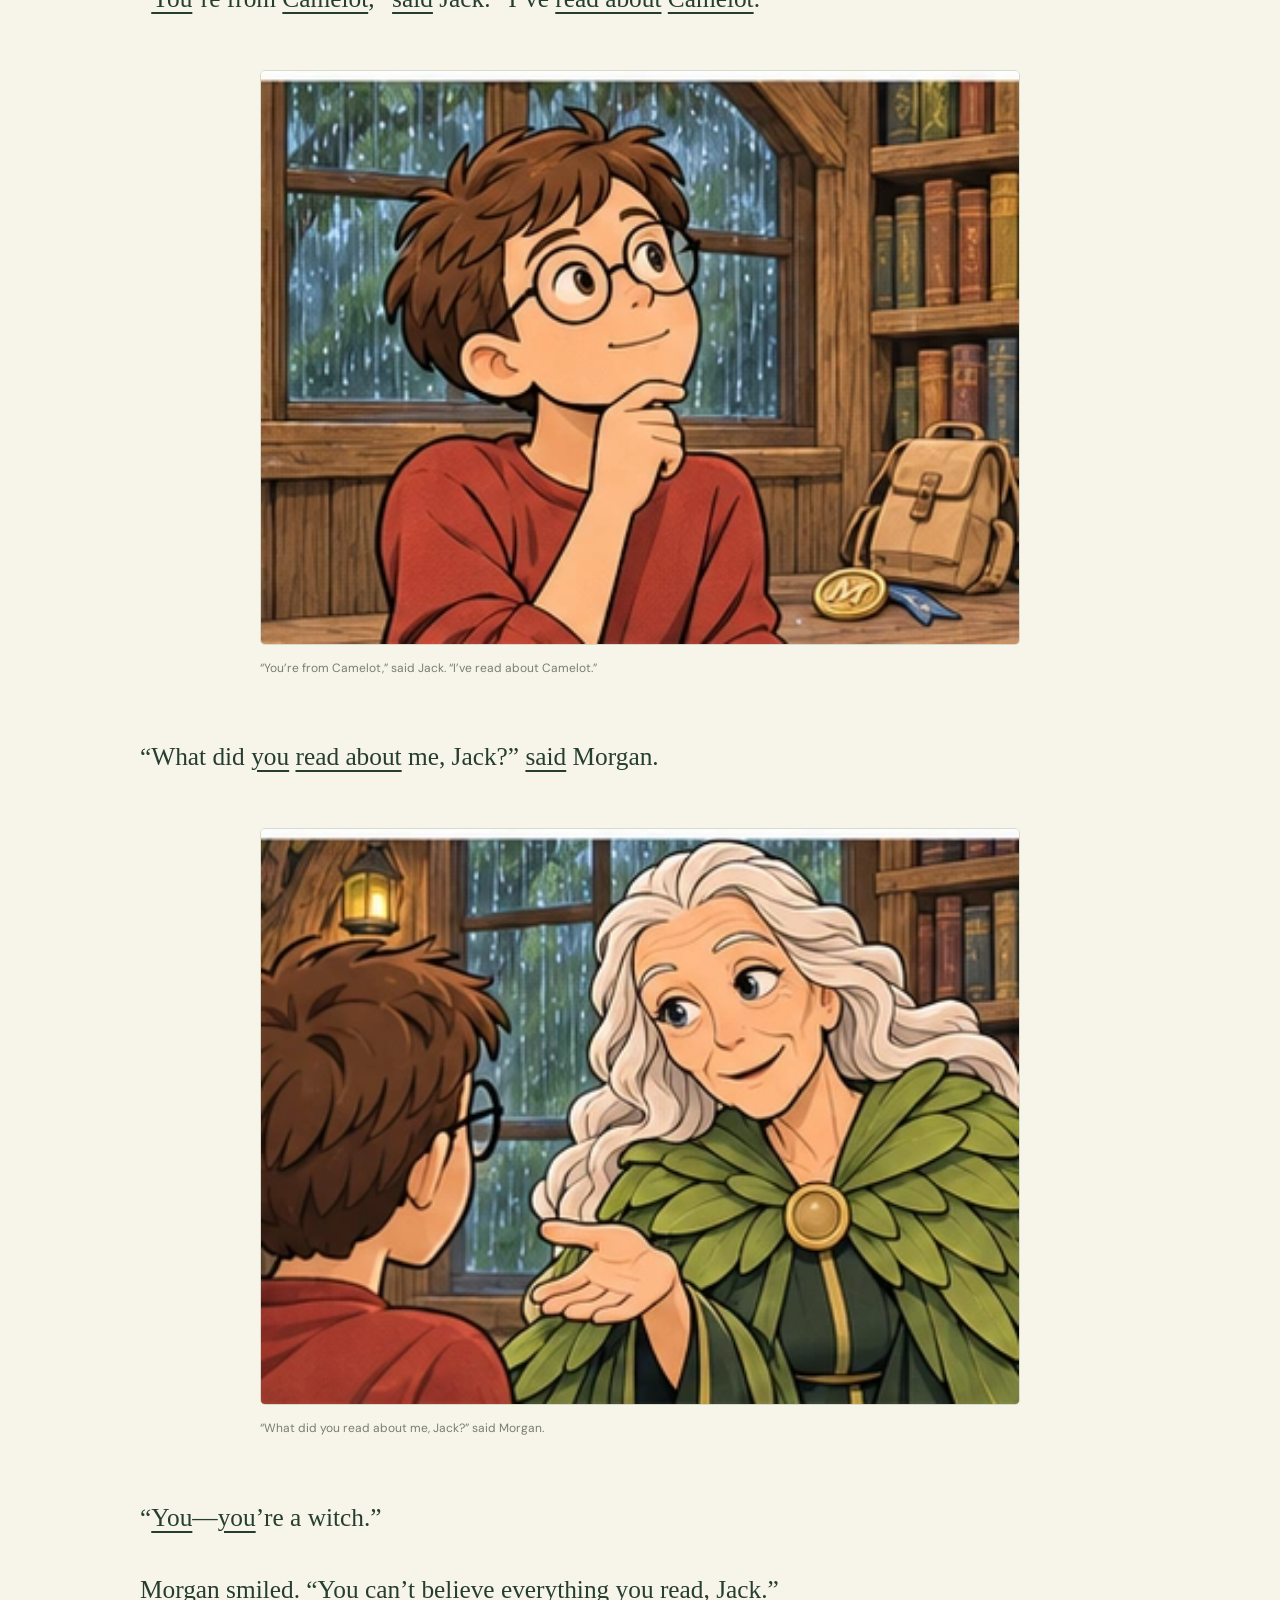
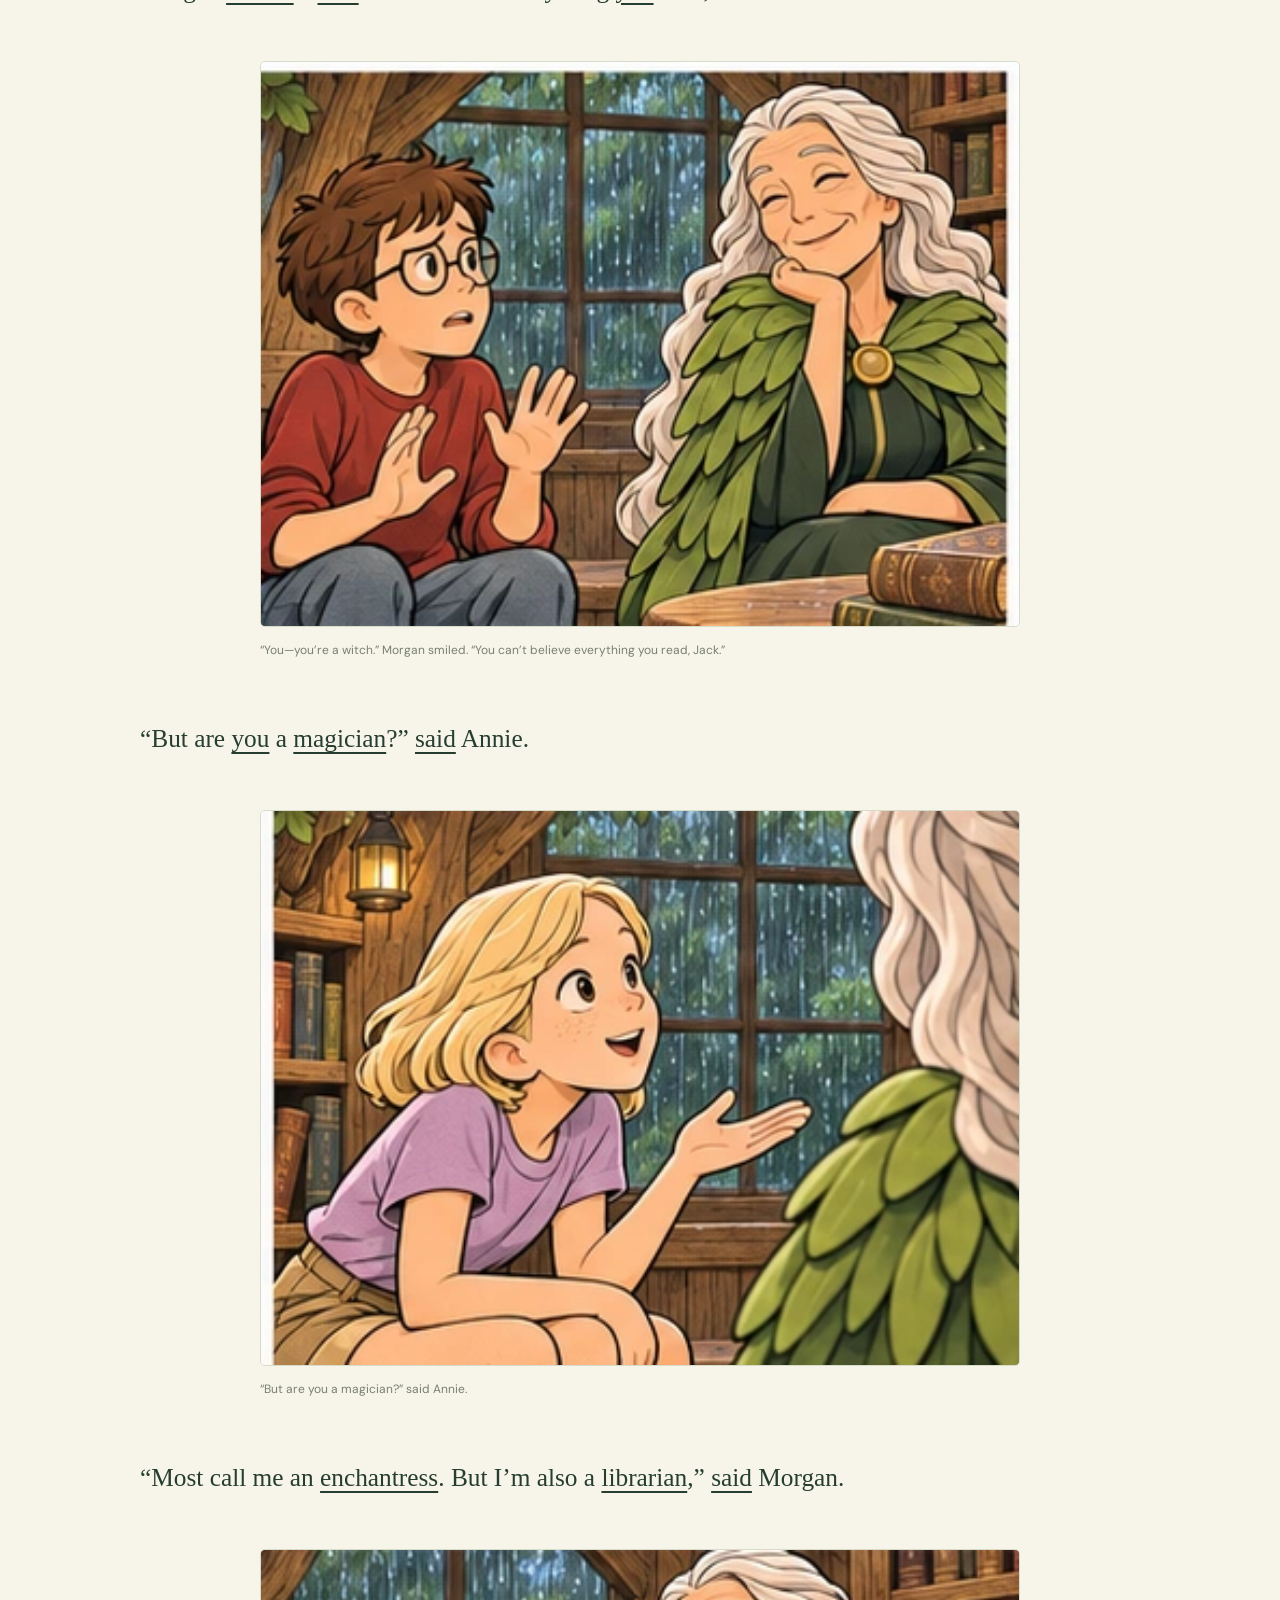
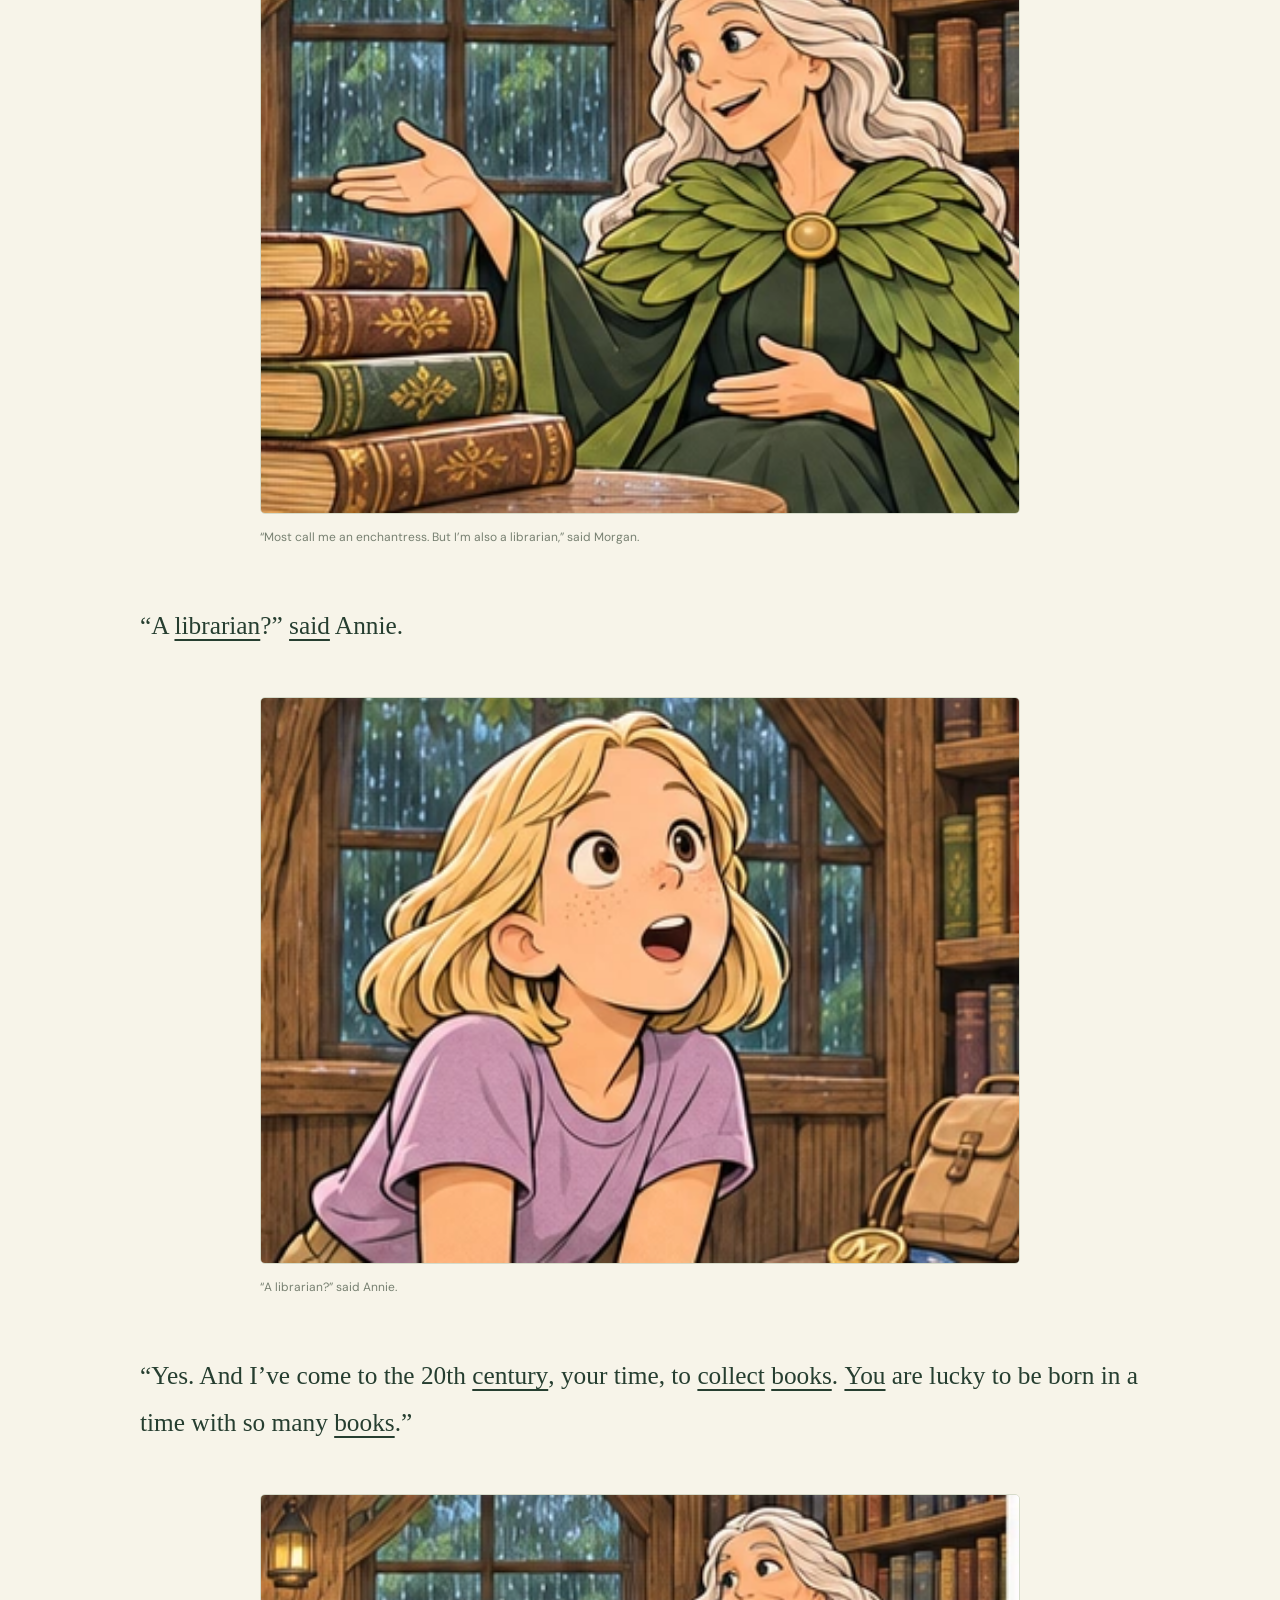
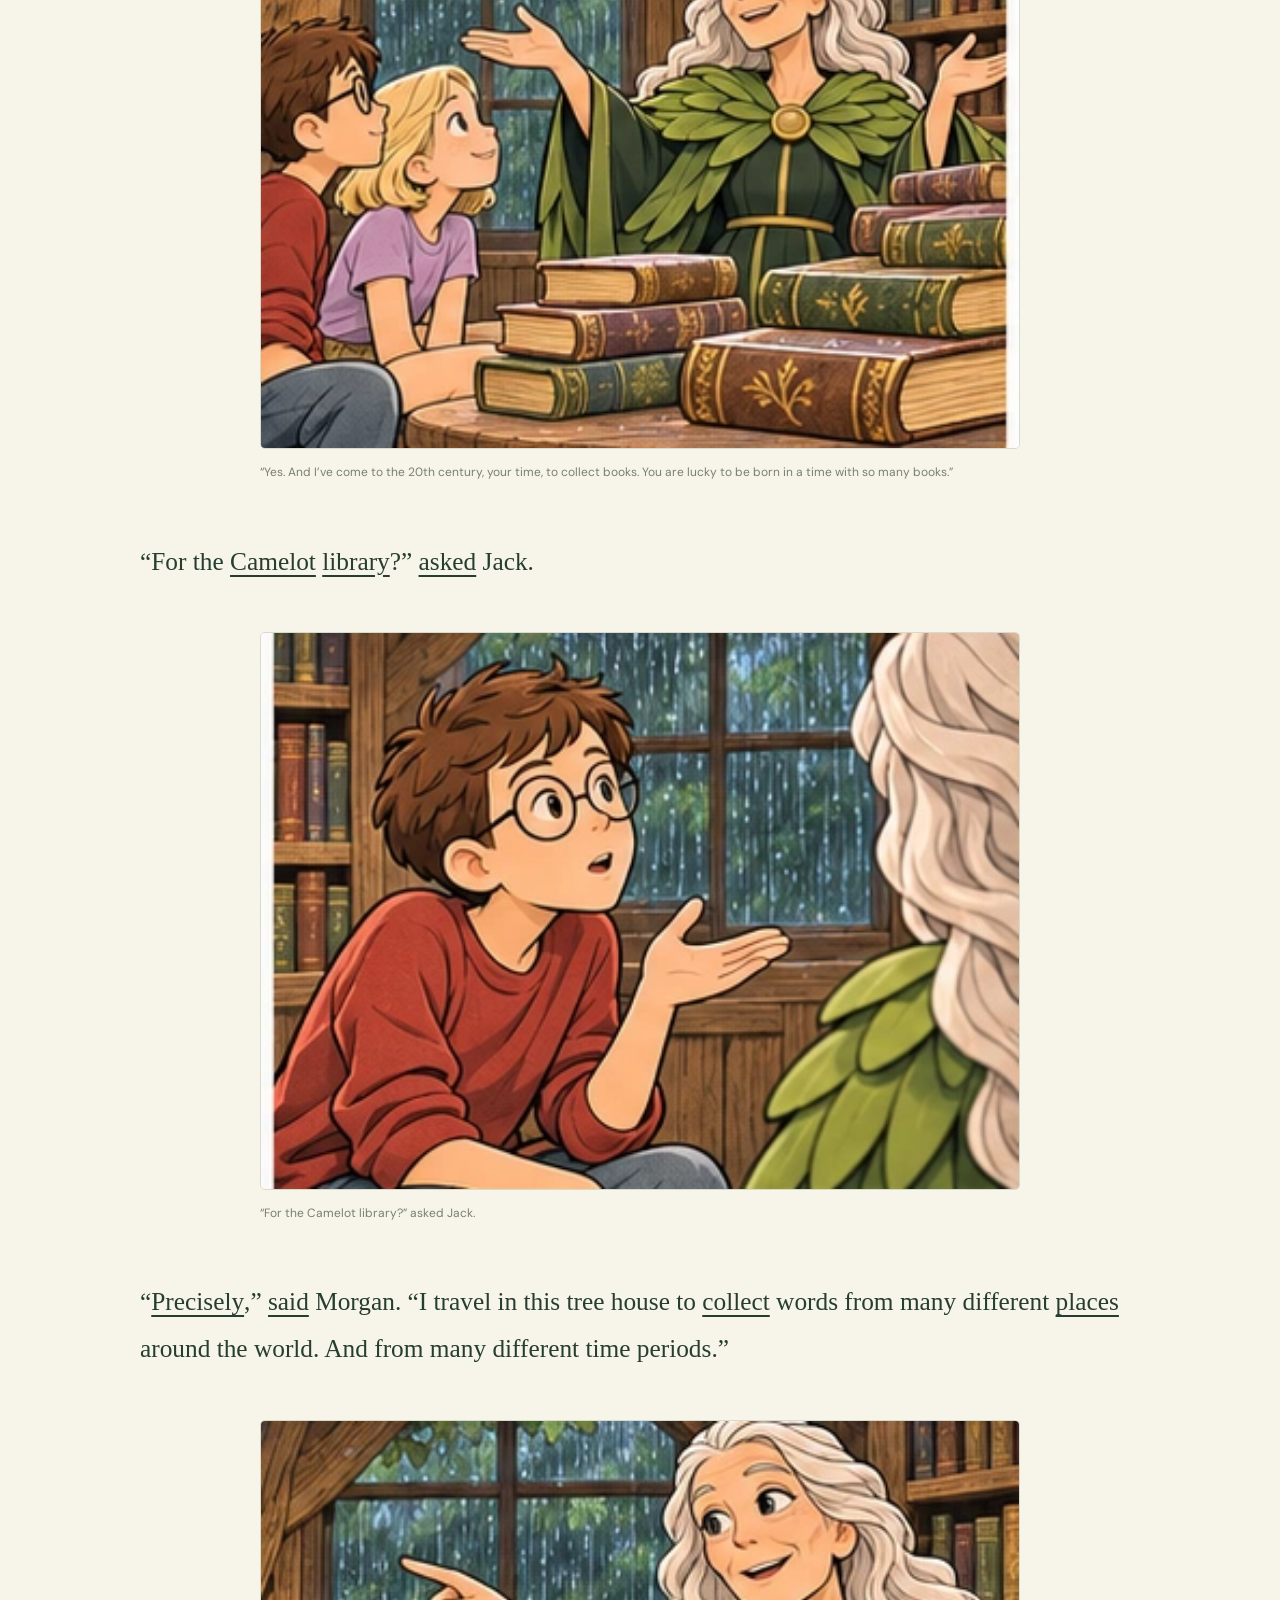
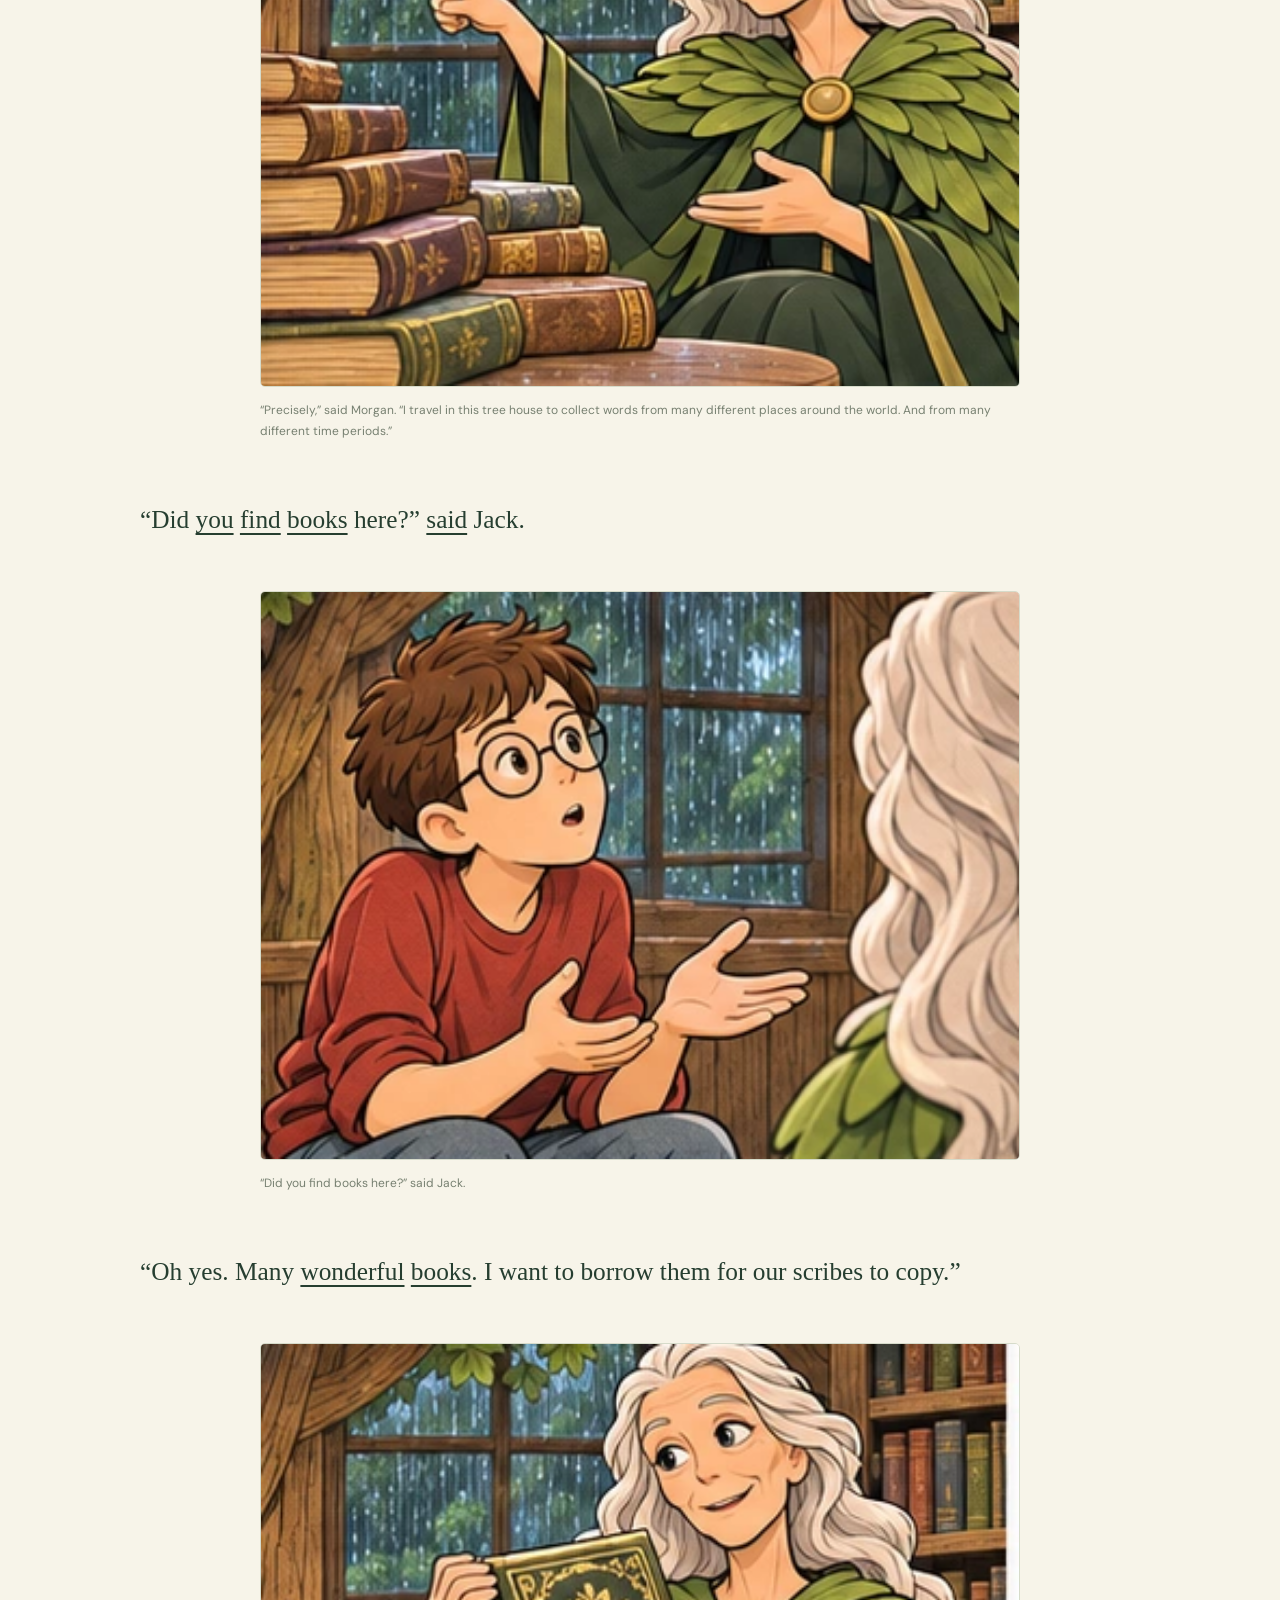
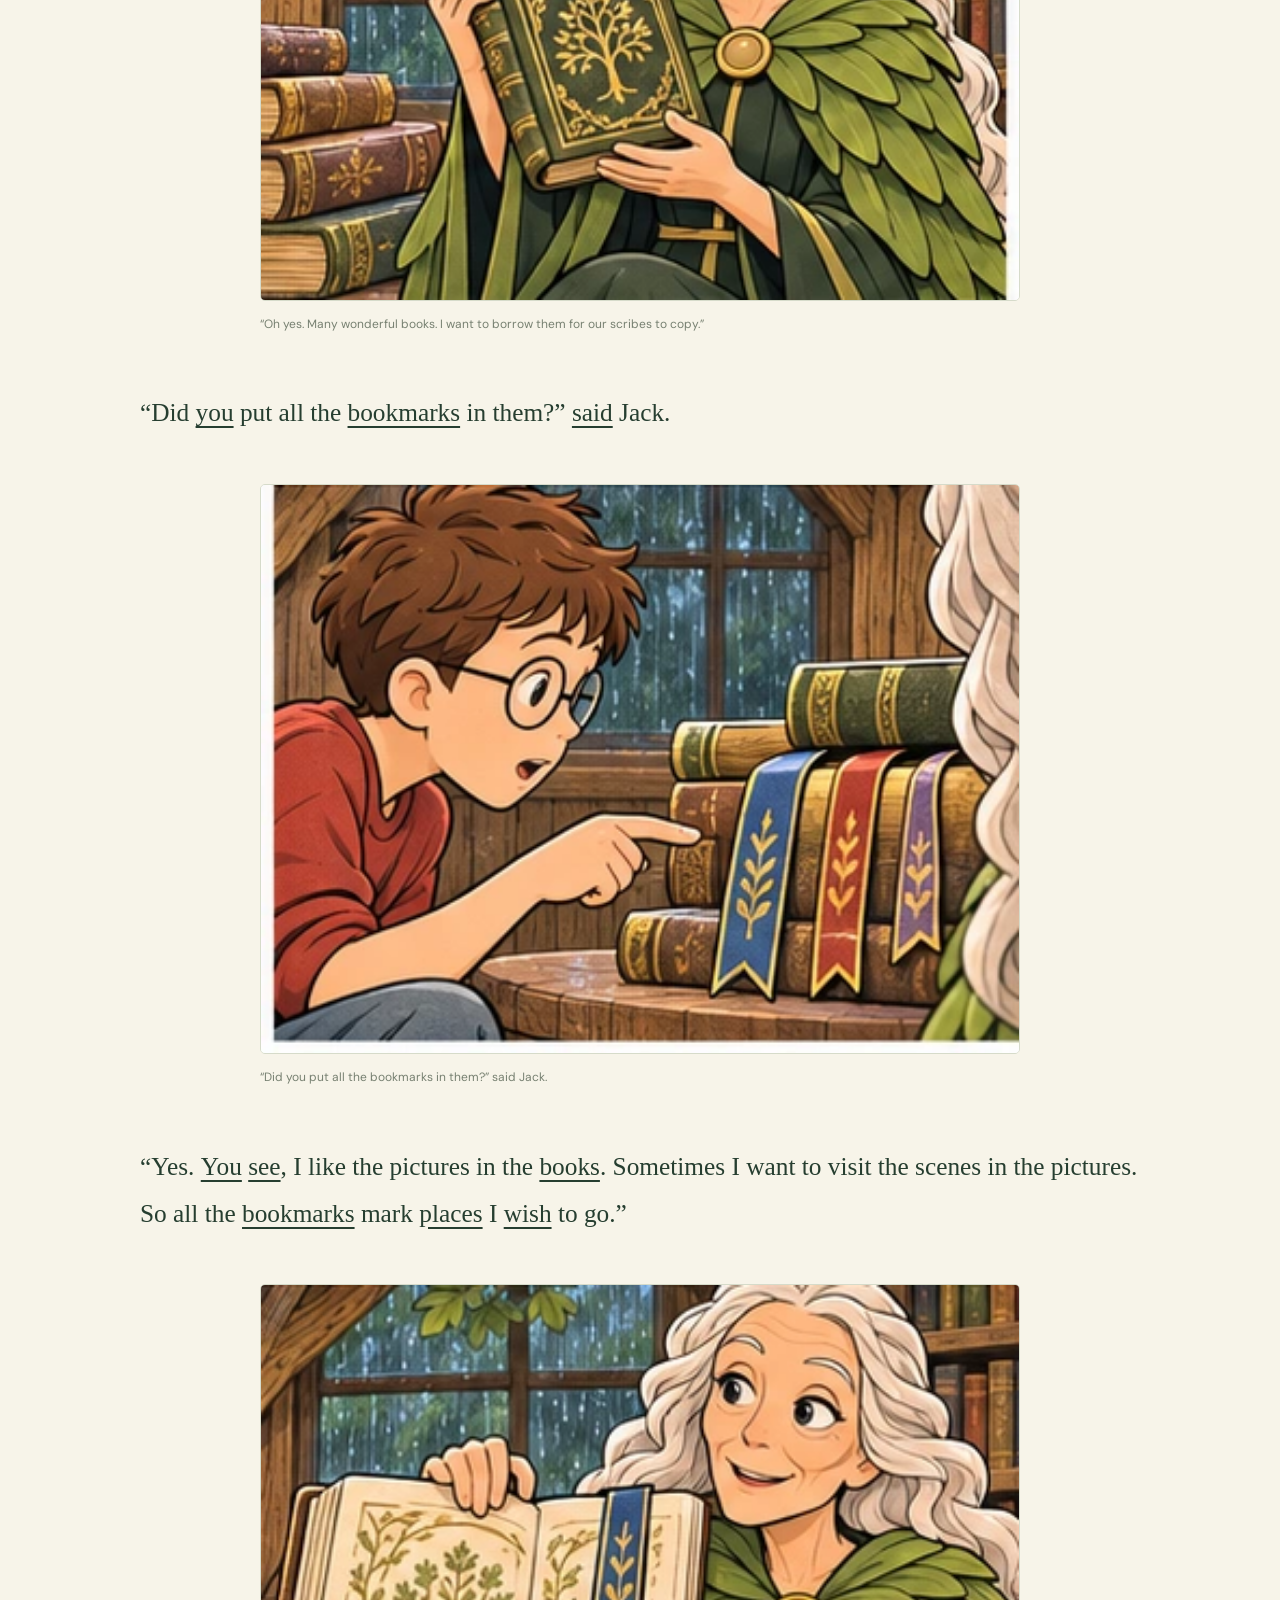
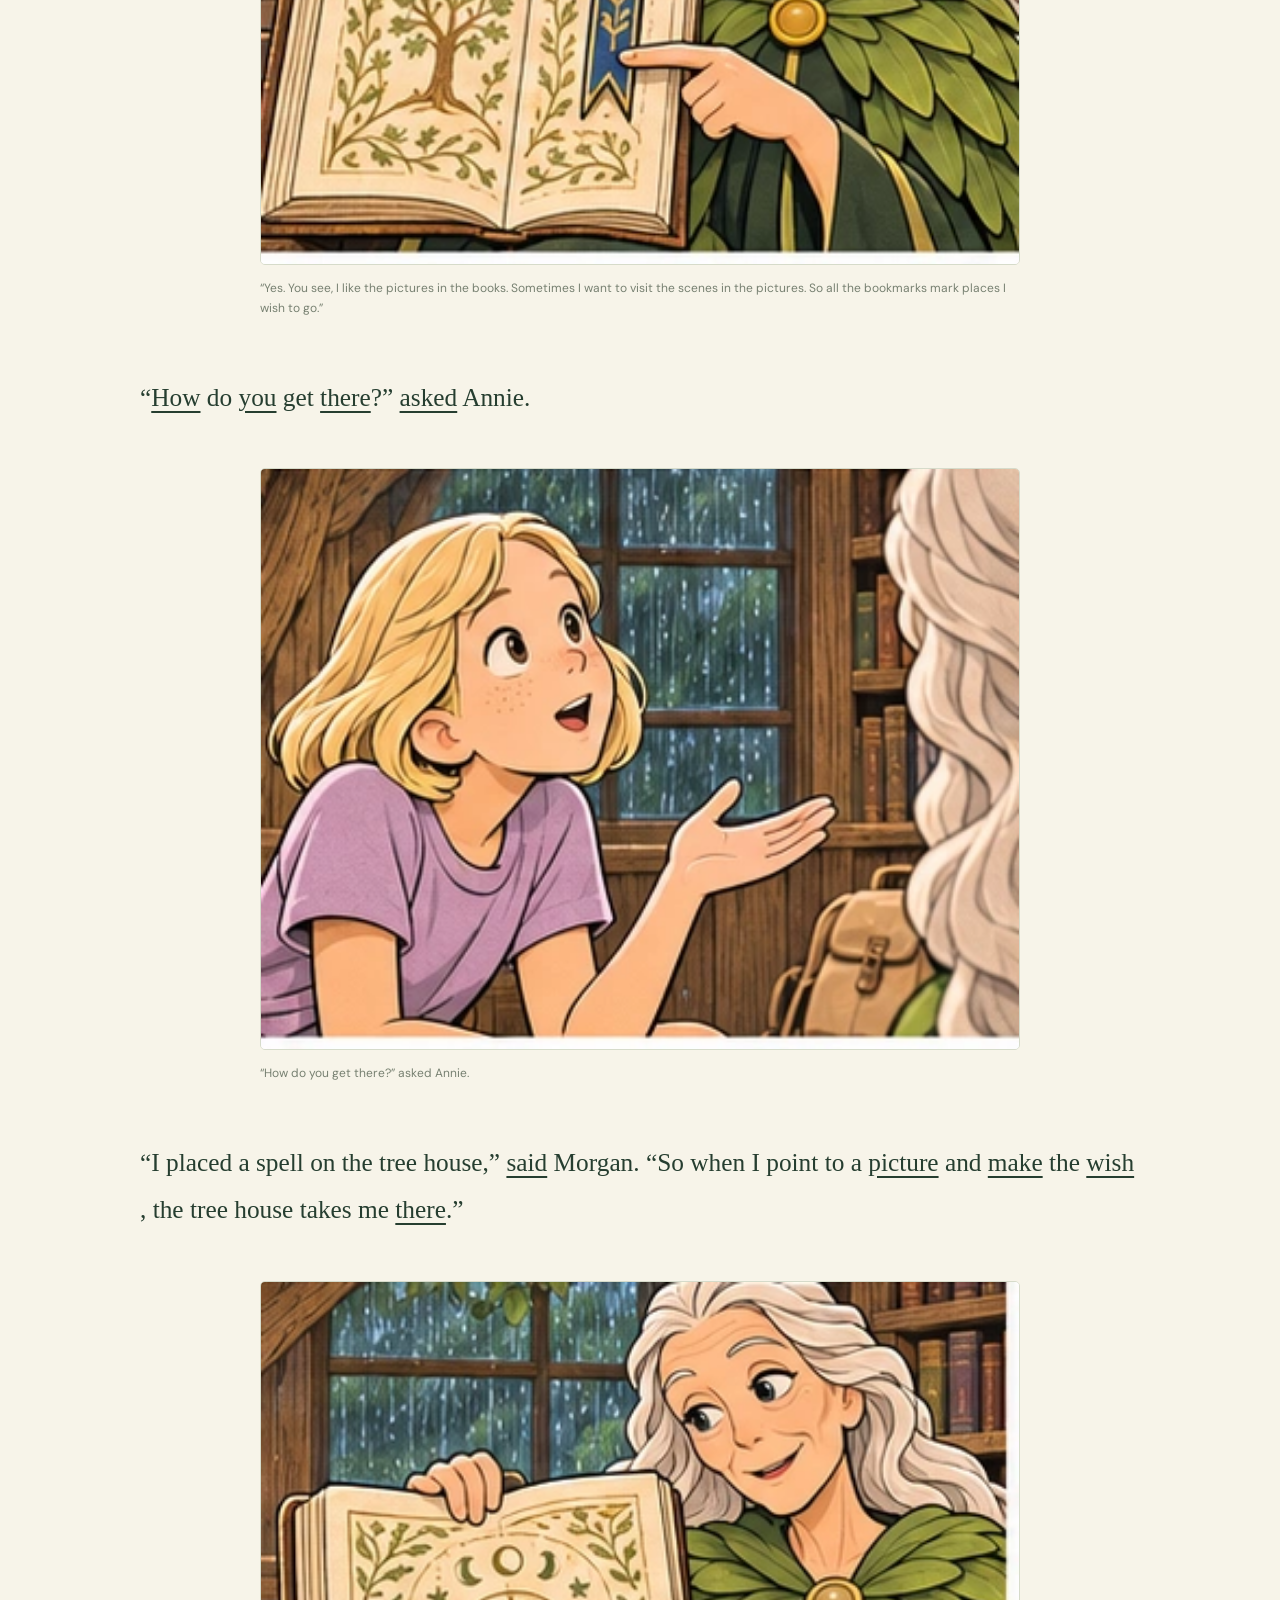
<file: part-10-01.html>
<!DOCTYPE html>

<html data-story-id="mth04-reading-room" lang="ko"><head><meta charset="utf-8"/><meta content="width=device-width,initial-scale=1,viewport-fit=cover" name="viewport"/><meta content="#263e30" name="theme-color"/><meta content="한 페이지에서 만나는 이야기와 장면" name="description"/><title>Chapter 10 · Part 1 — Treasure Again · Pirates Past Noon</title><link href="style.css?v=e98a9d8c6372" rel="stylesheet"/><script defer="" src="app.js?v=e98a9d8c6372"></script><script defer="" src="pwa.js?v=e98a9d8c6372"></script><link href="manifest.webmanifest" rel="manifest"/><meta content="yes" name="mobile-web-app-capable"/><meta content="yes" name="apple-mobile-web-app-capable"/><meta content="Pirates Past Noon" name="apple-mobile-web-app-title"/><meta content="black-translucent" name="apple-mobile-web-app-status-bar-style"/><link href="assets/app-icon-180.png" rel="apple-touch-icon"/><link href="assets/app-icon-192.png" rel="icon" sizes="192x192" type="image/png"/><link href="learning.css" rel="stylesheet"/><script defer="" src="learning.js?v=pdf-vocab-20261123"></script></head>
<body><a class="skip" href="#part-p1">본문으로 이동</a><div aria-label="독서 도구" class="floating-reader" id="floating-reader" role="region"><details class="chapter-menu" id="chapter-menu"><summary>어디로 떠나 볼까요?<span aria-hidden="true">목차 ⌄</span></summary><nav aria-label="전체 이야기 목차" class="toc"><a href="part-01-01.html">Chapter 1 · Part 1 — Too Late!</a><a href="part-01-02.html">Chapter 1 · Part 2 — Too Late!</a><a href="part-02-01.html">Chapter 2 · Part 1 — The Bright Blue Sea</a><a href="part-03-01.html">Chapter 3 · Part 1 — Three Men in a Boat</a><a href="part-04-01.html">Chapter 4 · Part 1 — Vile Booty</a><a href="part-05-01.html">Chapter 5 · Part 1 — The Kid’s Treasure</a><a href="part-06-01.html">Chapter 6 · Part 1 — The Whale’s Eye</a><a href="part-07-01.html">Chapter 7 · Part 1 — Gale’s a-Blowin’</a><a href="part-08-01.html">Chapter 8 · Part 1 — Dig, Dogs, Dig</a><a href="part-08-02.html">Chapter 8 · Part 2 — Dig, Dogs, Dig</a><a href="part-09-01.html">Chapter 9 · Part 1 — The Mysterious M</a><a href="part-10-01.html">Chapter 10 · Part 1 — Treasure Again</a><a href="part-10-02.html">Chapter 10 · Part 2 — Treasure Again</a></nav></details><div class="reading-tools"><div><label for="font-size">글자 크기 <output for="font-size" id="font-value">19pt</output></label></div><div class="size-controls"><button aria-label="글자 크기 줄이기" id="smaller" type="button">A−</button><input aria-label="본문 글자 크기" id="font-size" max="50" min="14" step="1" type="range" value="19"/><button aria-label="글자 크기 늘리기" id="larger" type="button">A+</button></div></div></div>
<div class="shell"><header class="topbar"><a class="brand" href="#">READ<span>THE READING ROOM</span></a><button id="install-app" type="button">앱 설치</button><button aria-label="어두운 테마로 전환" id="theme" type="button">◐ <span>테마</span></button></header><main><div class="hero"><div class="hero-copy"><span class="eyebrow">OPEN A BOOK. FIND A WORLD.</span><h1 lang="en">Pirates Past Noon</h1><p class="hero-desc">한 페이지에서 만나는 이야기와 장면</p><a class="start" href="#part-p1">이야기 읽기 <span>↗</span></a><div class="stats"><span><b>10</b> CHAPTERS</span><span><b>374</b> ILLUSTRATIONS</span></div></div><div class="hero-art"><img alt="Jack watches the rain from his bedroom." height="306" src="assets/scene-0001.webp?v=e98a9d8c6372" width="304"/><span class="art-note">A little curiosity. A whole new world.</span></div></div><p class="reader-links"><a href="characters.html">등장인물 일관성 시트</a></p><article><h2>Chapter 10 · Part 1 — Treasure Again</h2><p class="story-text" id="part-p1"><span class="sentence">Annie found her voice first. “The M <button aria-expanded="false" class="vocab-word" data-word="person" type="button">person</button>,” she <button aria-expanded="false" class="vocab-word" data-word="whispered">whispered</button>.</span></p><figure><a href="assets/scene-0317.webp?v=e98a9d8c6372" rel="noopener" target="_blank"><img alt="Annie found her voice first. “The M person,” she whispered." height="268" loading="lazy" src="assets/scene-0317.webp?v=e98a9d8c6372" width="377"/></a><figcaption>Annie found her voice first. “The M person,” she whispered.</figcaption></figure><p class="story-text" id="part-p2"><span class="sentence">“Yes. I’m the M <button aria-expanded="false" class="vocab-word" data-word="person" type="button">person</button>,” <button aria-expanded="false" class="vocab-word" data-word="said" type="button">said</button> Morgan.</span></p><figure><a href="assets/scene-0318.webp?v=e98a9d8c6372" rel="noopener" target="_blank"><img alt="“Yes. I’m the M person,” said Morgan." height="268" loading="lazy" src="assets/scene-0318.webp?v=e98a9d8c6372" width="368"/></a><figcaption>“Yes. I’m the M person,” said Morgan.</figcaption></figure><p class="story-text" id="part-p3"><span class="sentence">“Wh-<button aria-expanded="false" class="vocab-word" data-word="where" type="button">where</button> are <button aria-expanded="false" class="vocab-word" data-word="you" type="button">you</button> from?” <button aria-expanded="false" class="vocab-word" data-word="asked" type="button">asked</button> Jack.</span></p><figure><a href="assets/scene-0319.webp?v=e98a9d8c6372" rel="noopener" target="_blank"><img alt="“Wh-where are you from?” asked Jack." height="268" loading="lazy" src="assets/scene-0319.webp?v=e98a9d8c6372" width="368"/></a><figcaption>“Wh-where are you from?” asked Jack.</figcaption></figure><p class="story-text" id="part-p4"><span class="sentence">“Have <button aria-expanded="false" class="vocab-word" data-word="you" type="button">you</button> ever heard of King Arthur?” <button aria-expanded="false" class="vocab-word" data-word="said" type="button">said</button> Morgan.</span></p><figure><a href="assets/scene-0320.webp?v=e98a9d8c6372" rel="noopener" target="_blank"><img alt="“Have you ever heard of King Arthur?” said Morgan." height="268" loading="lazy" src="assets/scene-0320.webp?v=e98a9d8c6372" width="375"/></a><figcaption>“Have you ever heard of King Arthur?” said Morgan.</figcaption></figure><p class="story-text" id="part-p5"><span class="sentence">Jack <button aria-expanded="false" class="vocab-word" data-word="nodded" type="button">nodded</button>.</span></p><p class="story-text" id="part-p6"><span class="sentence">“Well, I am King Arthur’s sister,” <button aria-expanded="false" class="vocab-word" data-word="said" type="button">said</button> Morgan.</span></p><figure><a href="assets/scene-0321.webp?v=e98a9d8c6372" rel="noopener" target="_blank"><img alt="Jack nodded. “Well, I am King Arthur’s sister,” said Morgan." height="262" loading="lazy" src="assets/scene-0321.webp?v=e98a9d8c6372" width="353"/></a><figcaption>Jack nodded. “Well, I am King Arthur’s sister,” said Morgan.</figcaption></figure><p class="story-text" id="part-p7"><span class="sentence">“<button aria-expanded="false" class="vocab-word" data-word="you" type="button">You</button>’re from <button aria-expanded="false" class="vocab-word" data-word="Camelot" type="button">Camelot</button>,” <button aria-expanded="false" class="vocab-word" data-word="said" type="button">said</button> Jack. “I’ve <button aria-expanded="false" class="vocab-word" data-word="read about" type="button">read about</button> <button aria-expanded="false" class="vocab-word" data-word="Camelot" type="button">Camelot</button>.”</span></p><figure><a href="assets/scene-0322.webp?v=e98a9d8c6372" rel="noopener" target="_blank"><img alt="“You’re from Camelot,” said Jack. “I’ve read about Camelot.”" height="262" loading="lazy" src="assets/scene-0322.webp?v=e98a9d8c6372" width="347"/></a><figcaption>“You’re from Camelot,” said Jack. “I’ve read about Camelot.”</figcaption></figure><p class="story-text" id="part-p8"><span class="sentence">“What did <button aria-expanded="false" class="vocab-word" data-word="you" type="button">you</button> <button aria-expanded="false" class="vocab-word" data-word="read about" type="button">read about</button> me, Jack?” <button aria-expanded="false" class="vocab-word" data-word="said" type="button">said</button> Morgan.</span></p><figure><a href="assets/scene-0323.webp?v=e98a9d8c6372" rel="noopener" target="_blank"><img alt="“What did you read about me, Jack?” said Morgan." height="262" loading="lazy" src="assets/scene-0323.webp?v=e98a9d8c6372" width="345"/></a><figcaption>“What did you read about me, Jack?” said Morgan.</figcaption></figure><p class="story-text" id="part-p9"><span class="sentence">“<button aria-expanded="false" class="vocab-word" data-word="you" type="button">You</button>—<button aria-expanded="false" class="vocab-word" data-word="you" type="button">you</button>’re a witch.”</span></p><p class="story-text" id="part-p10"><span class="sentence">Morgan <button aria-expanded="false" class="vocab-word" data-word="smiled" type="button">smiled</button>. “<button aria-expanded="false" class="vocab-word" data-word="you" type="button">You</button> can’t believe everything <button aria-expanded="false" class="vocab-word" data-word="you" type="button">you</button> read, Jack.”</span></p><figure><a href="assets/scene-0324.webp?v=e98a9d8c6372" rel="noopener" target="_blank"><img alt="“You—you’re a witch.” Morgan smiled. “You can’t believe everything you read, Jack.”" height="262" loading="lazy" src="assets/scene-0324.webp?v=e98a9d8c6372" width="352"/></a><figcaption>“You—you’re a witch.” Morgan smiled. “You can’t believe everything you read, Jack.”</figcaption></figure><p class="story-text" id="part-p11"><span class="sentence">“But are <button aria-expanded="false" class="vocab-word" data-word="you" type="button">you</button> a <button aria-expanded="false" class="vocab-word" data-word="magician" type="button">magician</button>?” <button aria-expanded="false" class="vocab-word" data-word="said" type="button">said</button> Annie.</span></p><figure><a href="assets/scene-0325.webp?v=e98a9d8c6372" rel="noopener" target="_blank"><img alt="“But are you a magician?” said Annie." height="257" loading="lazy" src="assets/scene-0325.webp?v=e98a9d8c6372" width="352"/></a><figcaption>“But are you a magician?” said Annie.</figcaption></figure><p class="story-text" id="part-p12"><span class="sentence">“Most call me an <button aria-expanded="false" class="vocab-word" data-word="enchantress" type="button">enchantress</button>. But I’m also a <button aria-expanded="false" class="vocab-word" data-word="librarian" type="button">librarian</button>,” <button aria-expanded="false" class="vocab-word" data-word="said" type="button">said</button> Morgan.</span></p><figure><a href="assets/scene-0326.webp?v=e98a9d8c6372" rel="noopener" target="_blank"><img alt="“Most call me an enchantress. But I’m also a librarian,” said Morgan." height="257" loading="lazy" src="assets/scene-0326.webp?v=e98a9d8c6372" width="346"/></a><figcaption>“Most call me an enchantress. But I’m also a librarian,” said Morgan.</figcaption></figure><p class="story-text" id="part-p13"><span class="sentence">“A <button aria-expanded="false" class="vocab-word" data-word="librarian" type="button">librarian</button>?” <button aria-expanded="false" class="vocab-word" data-word="said" type="button">said</button> Annie.</span></p><figure><a href="assets/scene-0327.webp?v=e98a9d8c6372" rel="noopener" target="_blank"><img alt="“A librarian?” said Annie." height="257" loading="lazy" src="assets/scene-0327.webp?v=e98a9d8c6372" width="345"/></a><figcaption>“A librarian?” said Annie.</figcaption></figure><p class="story-text" id="part-p14"><span class="sentence">“Yes. And I’ve come to the 20th <button aria-expanded="false" class="vocab-word" data-word="century" type="button">century</button>, your time, to <button aria-expanded="false" class="vocab-word" data-word="collect" type="button">collect</button> <button aria-expanded="false" class="vocab-word" data-word="books" type="button">books</button>. <button aria-expanded="false" class="vocab-word" data-word="you" type="button">You</button> are lucky to be born in a time with so many <button aria-expanded="false" class="vocab-word" data-word="books" type="button">books</button>.”</span></p><figure><a href="assets/scene-0328.webp?v=e98a9d8c6372" rel="noopener" target="_blank"><img alt="“Yes. And I’ve come to the 20th century, your time, to collect books. You are lucky to be born in a time with so many books.”" height="257" loading="lazy" src="assets/scene-0328.webp?v=e98a9d8c6372" width="352"/></a><figcaption>“Yes. And I’ve come to the 20th century, your time, to collect books. You are lucky to be born in a time with so many books.”</figcaption></figure><p class="story-text" id="part-p15"><span class="sentence">“For the <button aria-expanded="false" class="vocab-word" data-word="Camelot" type="button">Camelot</button> <button aria-expanded="false" class="vocab-word" data-word="library" type="button">library</button>?” <button aria-expanded="false" class="vocab-word" data-word="asked" type="button">asked</button> Jack.</span></p><figure><a href="assets/scene-0329.webp?v=e98a9d8c6372" rel="noopener" target="_blank"><img alt="“For the Camelot library?” asked Jack." height="258" loading="lazy" src="assets/scene-0329.webp?v=e98a9d8c6372" width="352"/></a><figcaption>“For the Camelot library?” asked Jack.</figcaption></figure><p class="story-text" id="part-p16"><span class="sentence">“<button aria-expanded="false" class="vocab-word" data-word="precisely" type="button">Precisely</button>,” <button aria-expanded="false" class="vocab-word" data-word="said" type="button">said</button> Morgan. “I travel in this tree house to <button aria-expanded="false" class="vocab-word" data-word="collect" type="button">collect</button> words from many different <button aria-expanded="false" class="vocab-word" data-word="places" type="button">places</button> around the world. And from many different time periods.”</span></p><figure><a href="assets/scene-0330.webp?v=e98a9d8c6372" rel="noopener" target="_blank"><img alt="“Precisely,” said Morgan. “I travel in this tree house to collect words from many different places around the world. And from many different time periods.”" height="258" loading="lazy" src="assets/scene-0330.webp?v=e98a9d8c6372" width="346"/></a><figcaption>“Precisely,” said Morgan. “I travel in this tree house to collect words from many different places around the world. And from many different time periods.”</figcaption></figure><p class="story-text" id="part-p17"><span class="sentence">“Did <button aria-expanded="false" class="vocab-word" data-word="you" type="button">you</button> <button aria-expanded="false" class="vocab-word" data-word="find" type="button">find</button> <button aria-expanded="false" class="vocab-word" data-word="books" type="button">books</button> here?” <button aria-expanded="false" class="vocab-word" data-word="said" type="button">said</button> Jack.</span></p><figure><a href="assets/scene-0331.webp?v=e98a9d8c6372" rel="noopener" target="_blank"><img alt="“Did you find books here?” said Jack." height="258" loading="lazy" src="assets/scene-0331.webp?v=e98a9d8c6372" width="345"/></a><figcaption>“Did you find books here?” said Jack.</figcaption></figure><p class="story-text" id="part-p18"><span class="sentence">“Oh yes. Many <button aria-expanded="false" class="vocab-word" data-word="wonderful" type="button">wonderful</button> <button aria-expanded="false" class="vocab-word" data-word="books" type="button">books</button>. I want to borrow them for our scribes to copy.”</span></p><figure><a href="assets/scene-0332.webp?v=e98a9d8c6372" rel="noopener" target="_blank"><img alt="“Oh yes. Many wonderful books. I want to borrow them for our scribes to copy.”" height="258" loading="lazy" src="assets/scene-0332.webp?v=e98a9d8c6372" width="352"/></a><figcaption>“Oh yes. Many wonderful books. I want to borrow them for our scribes to copy.”</figcaption></figure><p class="story-text" id="part-p19"><span class="sentence">“Did <button aria-expanded="false" class="vocab-word" data-word="you" type="button">you</button> put all the <button aria-expanded="false" class="vocab-word" data-word="bookmarks" type="button">bookmarks</button> in them?” <button aria-expanded="false" class="vocab-word" data-word="said" type="button">said</button> Jack.</span></p><figure><a href="assets/scene-0333.webp?v=e98a9d8c6372" rel="noopener" target="_blank"><img alt="“Did you put all the bookmarks in them?” said Jack." height="264" loading="lazy" src="assets/scene-0333.webp?v=e98a9d8c6372" width="352"/></a><figcaption>“Did you put all the bookmarks in them?” said Jack.</figcaption></figure><p class="story-text" id="part-p20"><span class="sentence">“Yes. <button aria-expanded="false" class="vocab-word" data-word="you" type="button">You</button> <button aria-expanded="false" class="vocab-word" data-word="see" type="button">see</button>, I like the pictures in the <button aria-expanded="false" class="vocab-word" data-word="books" type="button">books</button>. Sometimes I want to visit the scenes in the pictures. So all the <button aria-expanded="false" class="vocab-word" data-word="bookmarks" type="button">bookmarks</button> mark <button aria-expanded="false" class="vocab-word" data-word="places" type="button">places</button> I <button aria-expanded="false" class="vocab-word" data-word="wish" type="button">wish</button> to go.”</span></p><figure><a href="assets/scene-0334.webp?v=e98a9d8c6372" rel="noopener" target="_blank"><img alt="“Yes. You see, I like the pictures in the books. Sometimes I want to visit the scenes in the pictures. So all the bookmarks mark places I wish to go.”" height="264" loading="lazy" src="assets/scene-0334.webp?v=e98a9d8c6372" width="346"/></a><figcaption>“Yes. You see, I like the pictures in the books. Sometimes I want to visit the scenes in the pictures. So all the bookmarks mark places I wish to go.”</figcaption></figure><p class="story-text" id="part-p21"><span class="sentence">“<button aria-expanded="false" class="vocab-word" data-word="how" type="button">How</button> do <button aria-expanded="false" class="vocab-word" data-word="you" type="button">you</button> get <button aria-expanded="false" class="vocab-word" data-word="there" type="button">there</button>?” <button aria-expanded="false" class="vocab-word" data-word="asked" type="button">asked</button> Annie.</span></p><figure><a href="assets/scene-0335.webp?v=e98a9d8c6372" rel="noopener" target="_blank"><img alt="“How do you get there?” asked Annie." height="264" loading="lazy" src="assets/scene-0335.webp?v=e98a9d8c6372" width="345"/></a><figcaption>“How do you get there?” asked Annie.</figcaption></figure><p class="story-text" id="part-p22"><span class="sentence">“I placed a spell on the tree house,” <button aria-expanded="false" class="vocab-word" data-word="said" type="button">said</button> Morgan. “So when I point to a <button aria-expanded="false" class="vocab-word" data-word="picture" type="button">picture</button> and <button aria-expanded="false" class="vocab-word" data-definition="To create something or perform an action, such as making a wish." data-ko="만들다 / 하다" data-word="make" type="button">make</button> the <button aria-expanded="false" class="vocab-word" data-word="wish" type="button">wish</button>, the tree house takes me <button aria-expanded="false" class="vocab-word" data-word="there" type="button">there</button>.”</span></p><figure><a href="assets/scene-0336.webp?v=e98a9d8c6372" rel="noopener" target="_blank"><img alt="“I placed a spell on the tree house,” said Morgan. “So when I point to a picture and make the wish, the tree house takes me there.”" height="264" loading="lazy" src="assets/scene-0336.webp?v=e98a9d8c6372" width="352"/></a><figcaption>“I placed a spell on the tree house,” said Morgan. “So when I point to a picture and make the wish, the tree house takes me there.”</figcaption></figure><p class="story-text" id="part-p23"><span class="sentence">“I think <button aria-expanded="false" class="vocab-word" data-word="you" type="button">you</button> dropped this in dinosaur times,” <button aria-expanded="false" class="vocab-word" data-word="said" type="button">said</button> Jack.</span></p><p class="story-text" id="part-p24"><span class="sentence">He handed the gold <button aria-expanded="false" class="vocab-word" data-word="medallion">medallion</button> to Morgan.</span></p><figure><a href="assets/scene-0337.webp?v=e98a9d8c6372" rel="noopener" target="_blank"><img alt="“I think you dropped this in dinosaur times,” said Jack. He handed the gold medallion to Morgan." height="248" loading="lazy" src="assets/scene-0337.webp?v=e98a9d8c6372" width="376"/></a><figcaption>“I think you dropped this in dinosaur times,” said Jack. He handed the gold medallion to Morgan.</figcaption></figure><p class="story-text" id="part-p25"><span class="sentence">“Oh, thank <button aria-expanded="false" class="vocab-word" data-word="you" type="button">you</button>! I wondered <button aria-expanded="false" class="vocab-word" data-word="where" type="button">where</button> I’d lost it,” she <button aria-expanded="false" class="vocab-word" data-word="said" type="button">said</button>. She put the <button aria-expanded="false" class="vocab-word" data-word="medallion">medallion</button> into a hidden pocket in her cape.</span></p><figure><a href="assets/scene-0338.webp?v=e98a9d8c6372" rel="noopener" target="_blank"><img alt="“Oh, thank you! I wondered where I’d lost it,” she said. She put the medallion into a hidden pocket in her cape." height="248" loading="lazy" src="assets/scene-0338.webp?v=e98a9d8c6372" width="371"/></a><figcaption>“Oh, thank you! I wondered where I’d lost it,” she said. She put the medallion into a hidden pocket in her cape.</figcaption></figure><p class="story-text" id="part-p26"><span class="sentence">“So can <button aria-expanded="false" class="vocab-word" data-word="anybody" type="button">anybody</button> <button aria-expanded="false" class="vocab-word" data-word="work" type="button">work</button> the spell?” <button aria-expanded="false" class="vocab-word" data-word="asked" type="button">asked</button> Annie. “<button aria-expanded="false" class="vocab-word" data-word="anybody" type="button">Anybody</button> who tries it?”</span></p><figure><a href="assets/scene-0339.webp?v=e98a9d8c6372" rel="noopener" target="_blank"><img alt="“So can anybody work the spell?” asked Annie. “Anybody who tries it?”" height="248" loading="lazy" src="assets/scene-0339.webp?v=e98a9d8c6372" width="371"/></a><figcaption>“So can anybody work the spell?” asked Annie. “Anybody who tries it?”</figcaption></figure><p class="story-text" id="part-p27"><span class="sentence">“Oh dear, no! Not just <button aria-expanded="false" class="vocab-word" data-word="anybody" type="button">anybody</button>,” Morgan <button aria-expanded="false" class="vocab-word" data-word="said" type="button">said</button>. “<button aria-expanded="false" class="vocab-word" data-word="you" type="button">You</button> two are the <button aria-expanded="false" class="vocab-word" data-word="only" type="button">only</button> ones besides me to do it. No one else has ever even seen my tree house before.”</span></p><figure><a href="assets/scene-0340.webp?v=e98a9d8c6372" rel="noopener" target="_blank"><img alt="“Oh dear, no! Not just anybody,” Morgan said. “You two are the only ones besides me to do it. No one else has ever even seen my tree house before.”" height="248" loading="lazy" src="assets/scene-0340.webp?v=e98a9d8c6372" width="374"/></a><figcaption>“Oh dear, no! Not just anybody,” Morgan said. “You two are the only ones besides me to do it. No one else has ever even seen my tree house before.”</figcaption></figure><p class="story-text" id="part-p28"><span class="sentence">“Is it <button aria-expanded="false" class="vocab-word" data-word="invisible" type="button">invisible</button>?” <button aria-expanded="false" class="vocab-word" data-word="asked" type="button">asked</button> Annie.</span></p><figure><a href="assets/scene-0341.webp?v=e98a9d8c6372" rel="noopener" target="_blank"><img alt="“Is it invisible?” asked Annie." height="243" loading="lazy" src="assets/scene-0341.webp?v=e98a9d8c6372" width="376"/></a><figcaption>“Is it invisible?” asked Annie.</figcaption></figure><p class="story-text" id="part-p29"><span class="sentence">“Yes,” <button aria-expanded="false" class="vocab-word" data-word="said" type="button">said</button> Morgan. “I had no idea it would ever be <button aria-expanded="false" class="vocab-word" data-word="discovered" type="button">discovered</button>. But then <button aria-expanded="false" class="vocab-word" data-word="you" type="button">you</button> two came along. Somehow <button aria-expanded="false" class="vocab-word" data-word="you" type="button">you</button> hooked right into my <button aria-expanded="false" class="vocab-word" data-word="magic" type="button">magic</button>.”</span></p><figure><a href="assets/scene-0342.webp?v=e98a9d8c6372" rel="noopener" target="_blank"><img alt="“Yes,” said Morgan. “I had no idea it would ever be discovered. But then you two came along. Somehow you hooked right into my magic.”" height="243" loading="lazy" src="assets/scene-0342.webp?v=e98a9d8c6372" width="371"/></a><figcaption>“Yes,” said Morgan. “I had no idea it would ever be discovered. But then you two came along. Somehow you hooked right into my magic.”</figcaption></figure><p class="story-text" id="part-p30"><span class="sentence">“H-<button aria-expanded="false" class="vocab-word" data-word="how" type="button">how</button>?” <button aria-expanded="false" class="vocab-word" data-word="asked" type="button">asked</button> Jack.</span></p><figure><a href="assets/scene-0343.webp?v=e98a9d8c6372" rel="noopener" target="_blank"><img alt="“H-how?” asked Jack." height="243" loading="lazy" src="assets/scene-0343.webp?v=e98a9d8c6372" width="370"/></a><figcaption>“H-how?” asked Jack.</figcaption></figure><p class="story-text" id="part-p31"><span class="sentence">“Well, for two <button aria-expanded="false" class="vocab-word" data-word="reasons" type="button">reasons</button>, I think,” explained Morgan. “First, Annie believes in <button aria-expanded="false" class="vocab-word" data-word="magic" type="button">magic</button>. So she actually saw the tree house. And her <button aria-expanded="false" class="vocab-word" data-word="belief" type="button">belief</button> helped <button aria-expanded="false" class="vocab-word" data-word="you" type="button">you</button> to <button aria-expanded="false" class="vocab-word" data-word="see" type="button">see</button> it, Jack.”</span></p><figure><a href="assets/scene-0344.webp?v=e98a9d8c6372" rel="noopener" target="_blank"><img alt="“Well, for two reasons, I think,” explained Morgan. “First, Annie believes in magic. So she actually saw the tree house. And her belief helped you to see it, Jack.”" height="243" loading="lazy" src="assets/scene-0344.webp?v=e98a9d8c6372" width="374"/></a><figcaption>“Well, for two reasons, I think,” explained Morgan. “First, Annie believes in magic. So she actually saw the tree house. And her belief helped you to see it, Jack.”</figcaption></figure><p class="story-text" id="part-p32"><span class="sentence">“Oh man,” <button aria-expanded="false" class="vocab-word" data-word="said" type="button">said</button> Jack.</span></p><p class="story-text" id="part-p33"><span class="sentence">“Then <button aria-expanded="false" class="vocab-word" data-word="you" type="button">you</button> picked up a book, Jack. And because <button aria-expanded="false" class="vocab-word" data-word="you" type="button">you</button> <button aria-expanded="false" class="vocab-word" data-word="love" type="button">love</button> <button aria-expanded="false" class="vocab-word" data-word="books" type="button">books</button> so much, <button aria-expanded="false" class="vocab-word" data-word="you" type="button">you</button> <button aria-expanded="false" class="vocab-word" data-word="caused" type="button">caused</button> my <button aria-expanded="false" class="vocab-word" data-word="magic" type="button">magic</button> spell to <button aria-expanded="false" class="vocab-word" data-word="work" type="button">work</button>.”</span></p><figure><a href="assets/scene-0345.webp?v=e98a9d8c6372" rel="noopener" target="_blank"><img alt="“Oh man,” said Jack. “Then you picked up a book, Jack. And because you love books so much, you caused my magic spell to work.”" height="238" loading="lazy" src="assets/scene-0345.webp?v=e98a9d8c6372" width="377"/></a><figcaption>“Oh man,” said Jack. “Then you picked up a book, Jack. And because you love books so much, you caused my magic spell to work.”</figcaption></figure><p class="story-text" id="part-p34"><span class="sentence">“Wow,” <button aria-expanded="false" class="vocab-word" data-word="said" type="button">said</button> Annie.</span></p><p class="story-text" id="part-p35"><span class="sentence">“<button aria-expanded="false" class="vocab-word" data-word="you" type="button">You</button> can’t imagine my dismay when <button aria-expanded="false" class="vocab-word" data-word="you" type="button">you</button> started to take off for dinosaur times.</span></p></article><div class="end-note"><nav class="part-links"><a href="part-09-01.html">← 이전 파트</a><a href="index.html">전체 목차</a><a href="part-10-02.html">다음 파트 →</a></nav></div></main><footer>ILLUSTRATED READING ROOM<br/><small>제공된 원문 · AI 제작 삽화</small></footer></div>
<dialog aria-labelledby="install-title" id="install-help"><h2 id="install-title">내 독서 앱으로 설치하기</h2><p id="install-instructions"></p><p class="install-note">설치 후 홈 화면이나 바탕 화면의 앱 아이콘을 눌러 열어 주세요.</p><div class="install-buttons"><button hidden="" id="read-fullscreen" type="button">전체화면으로 읽기</button><form method="dialog"><button>닫기</button></form></div></dialog></body></html>
</file>
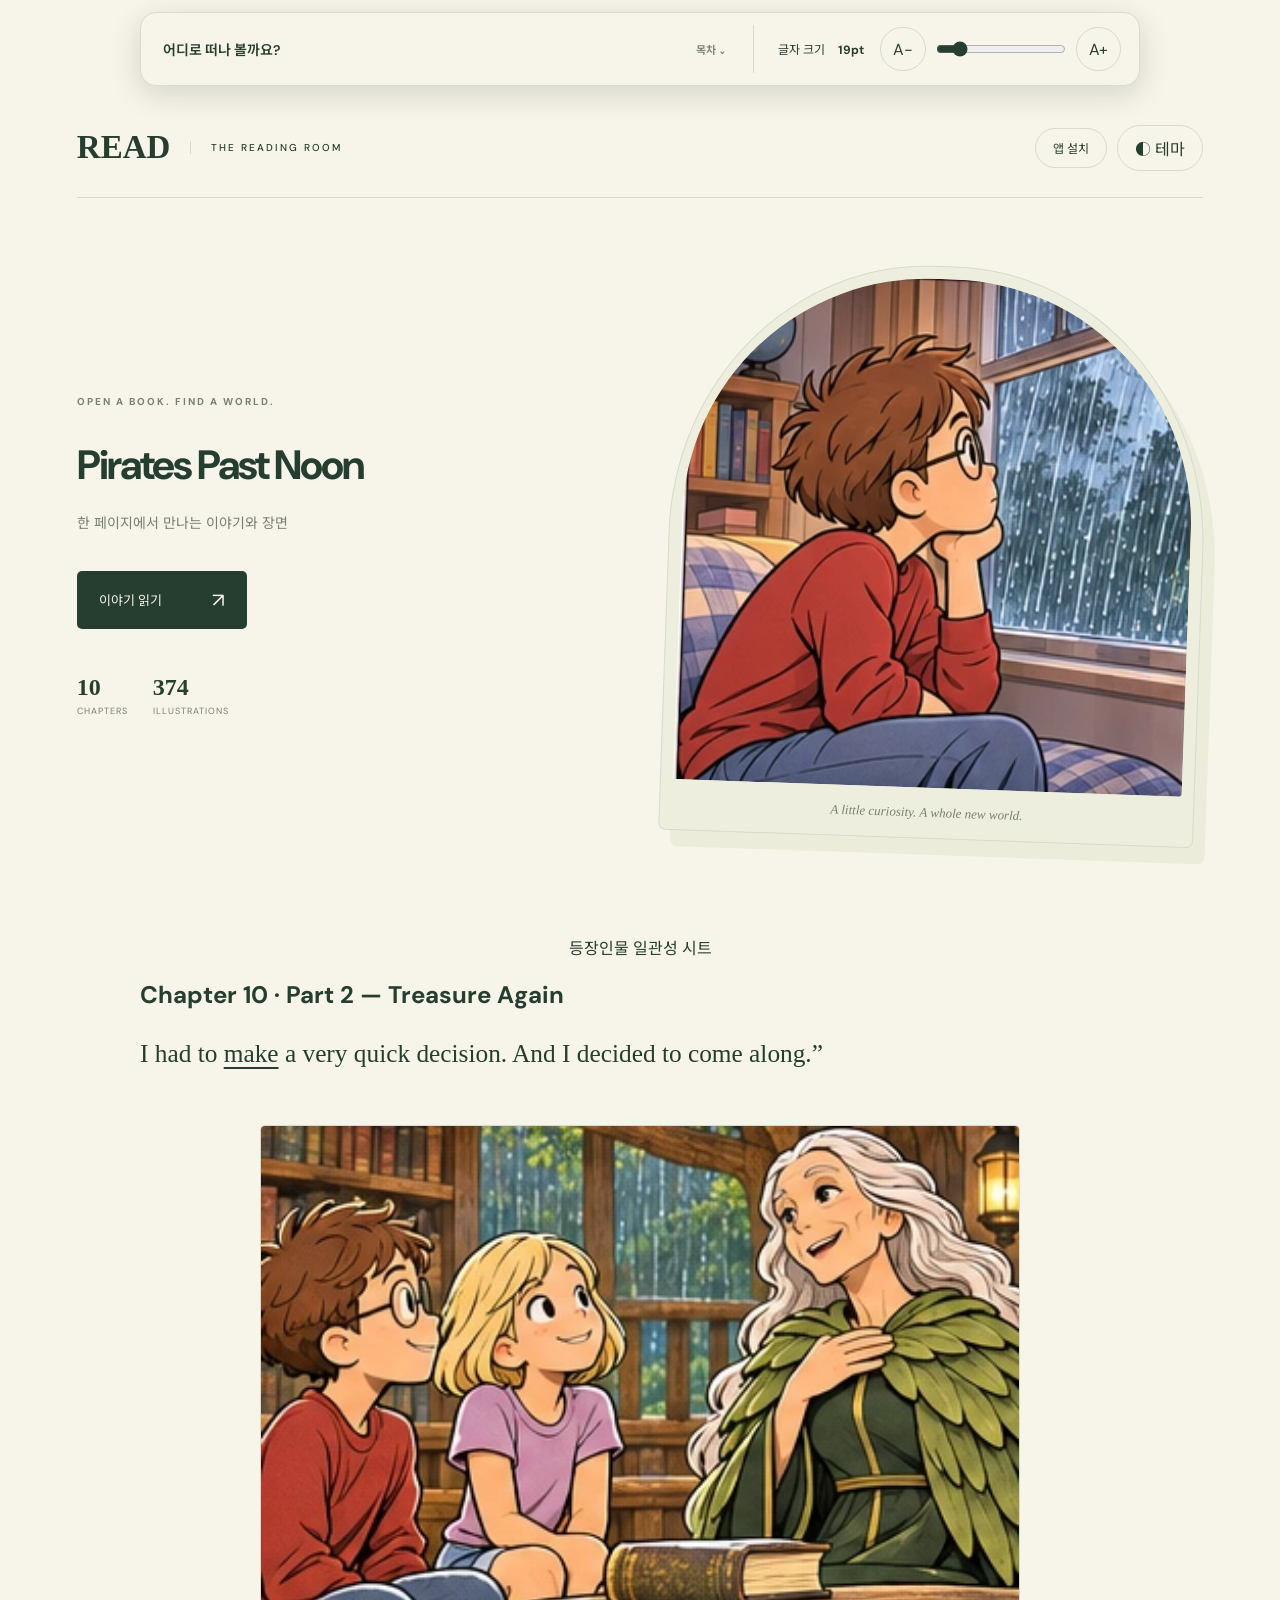
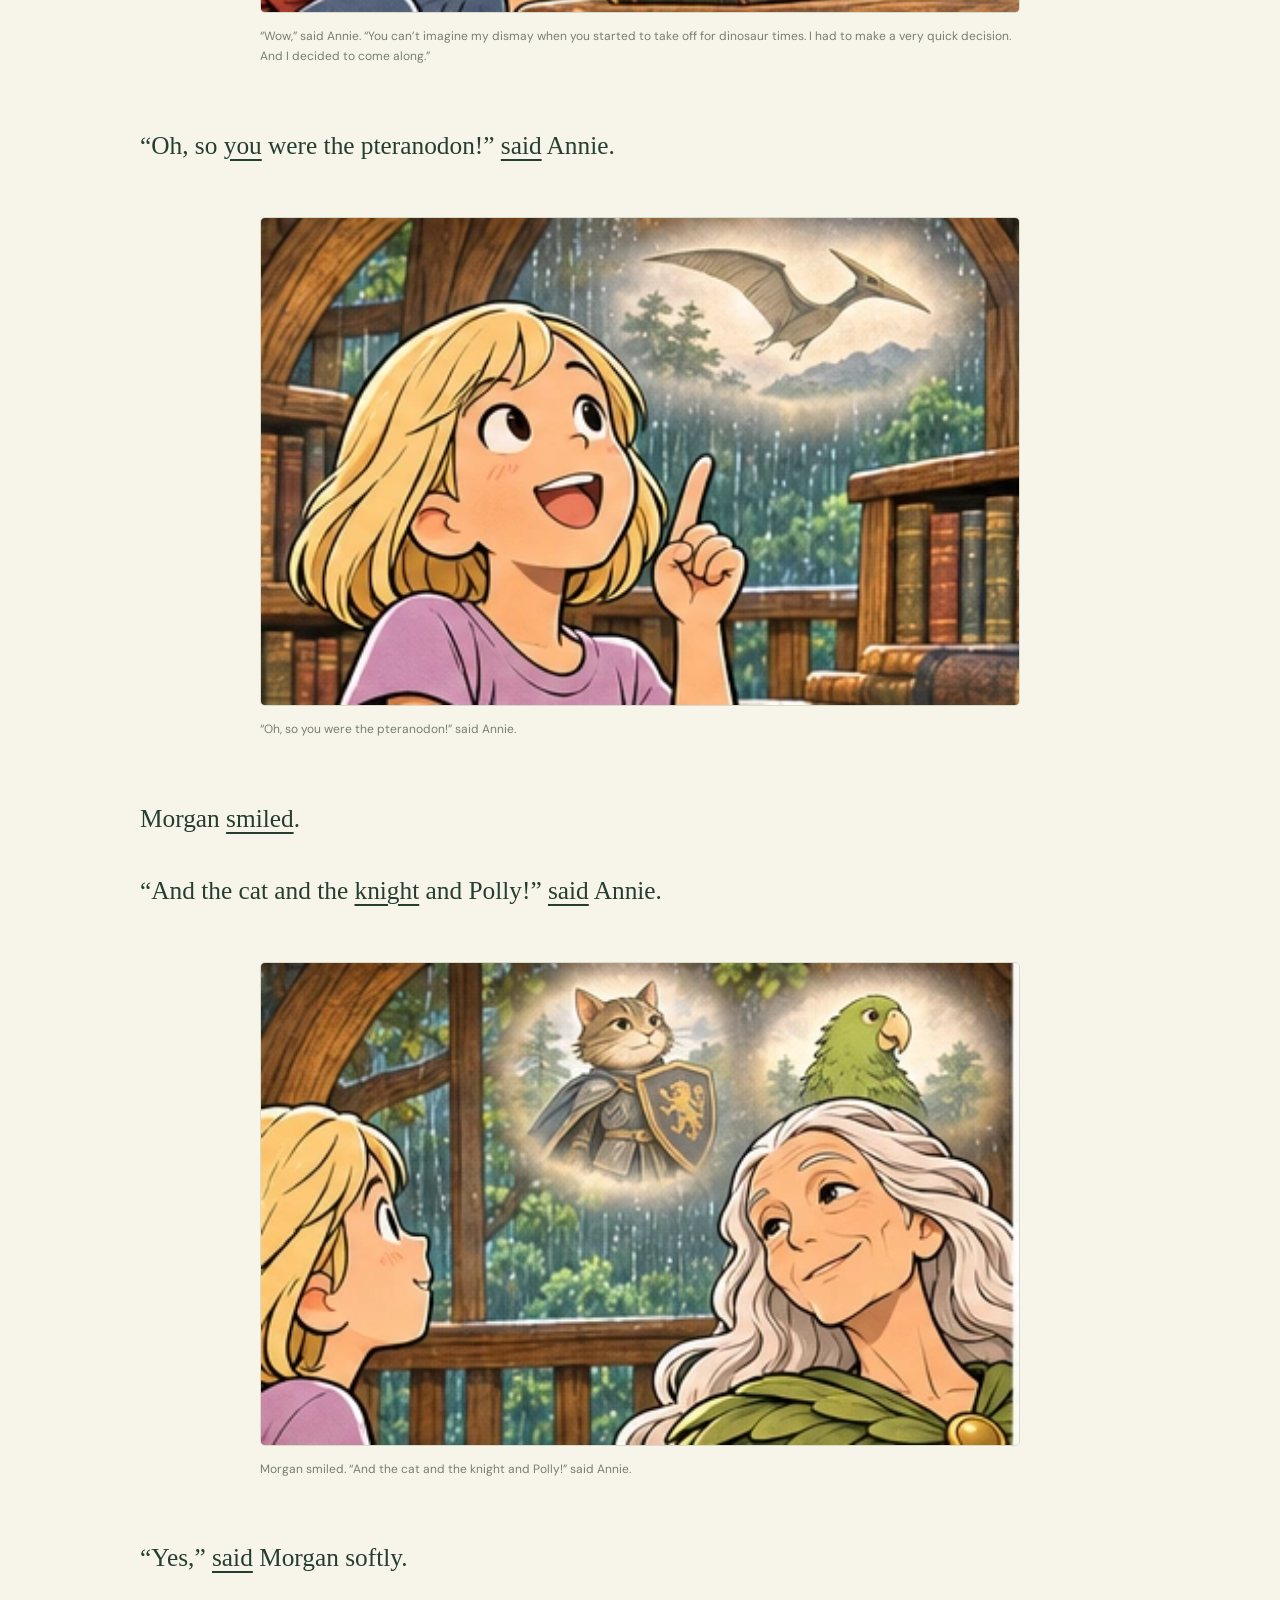
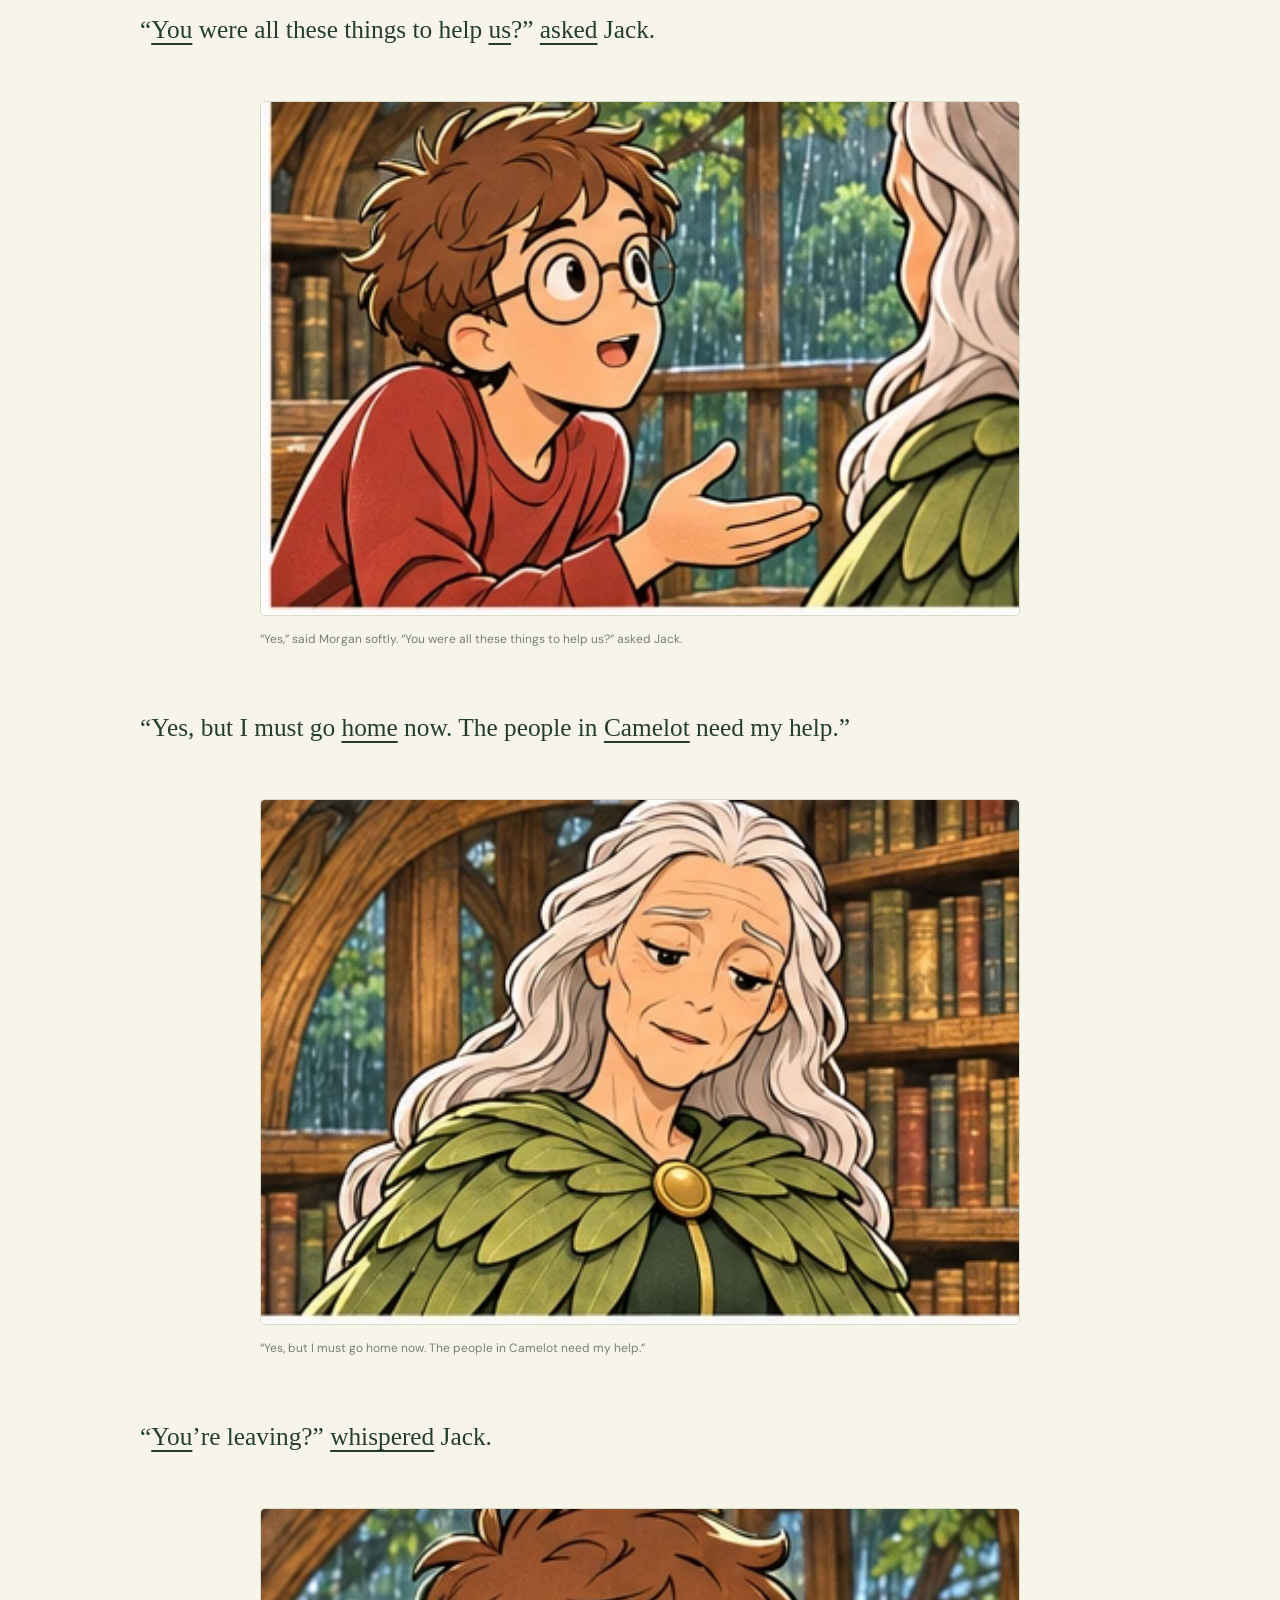
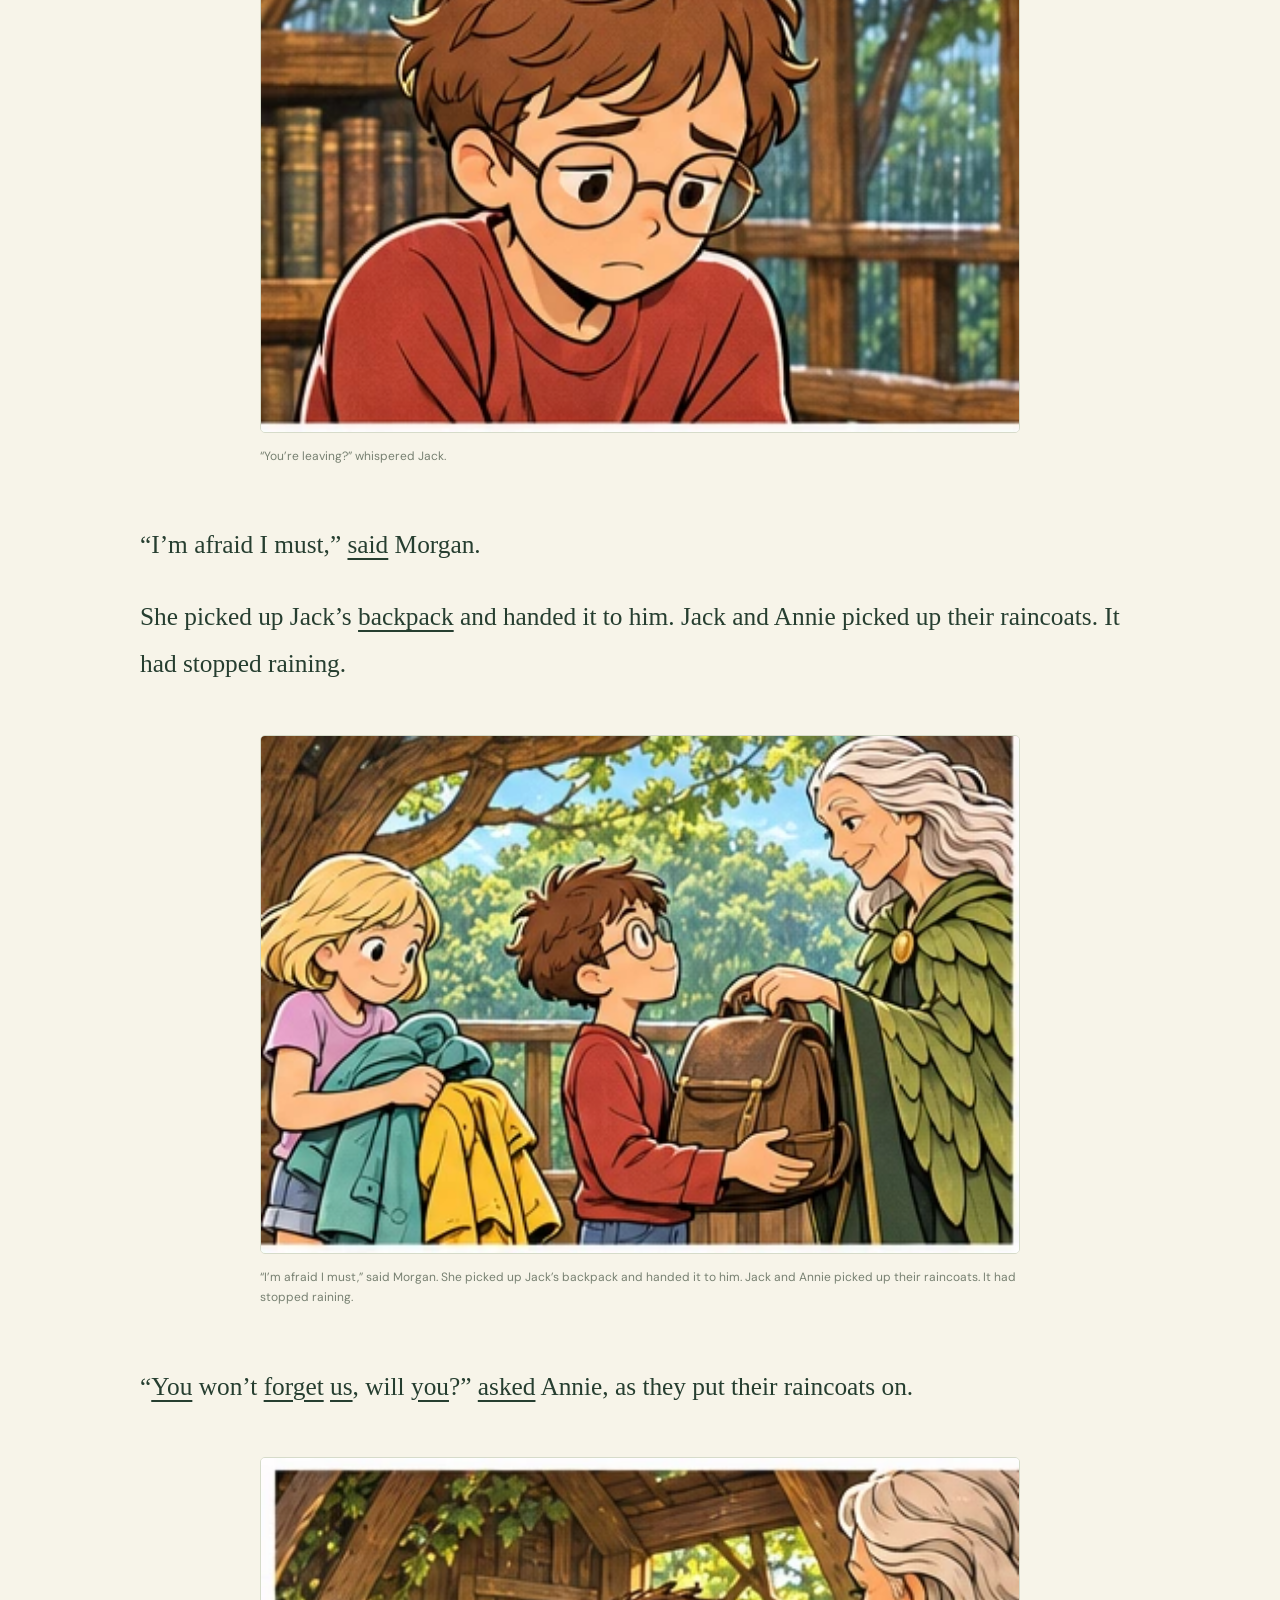
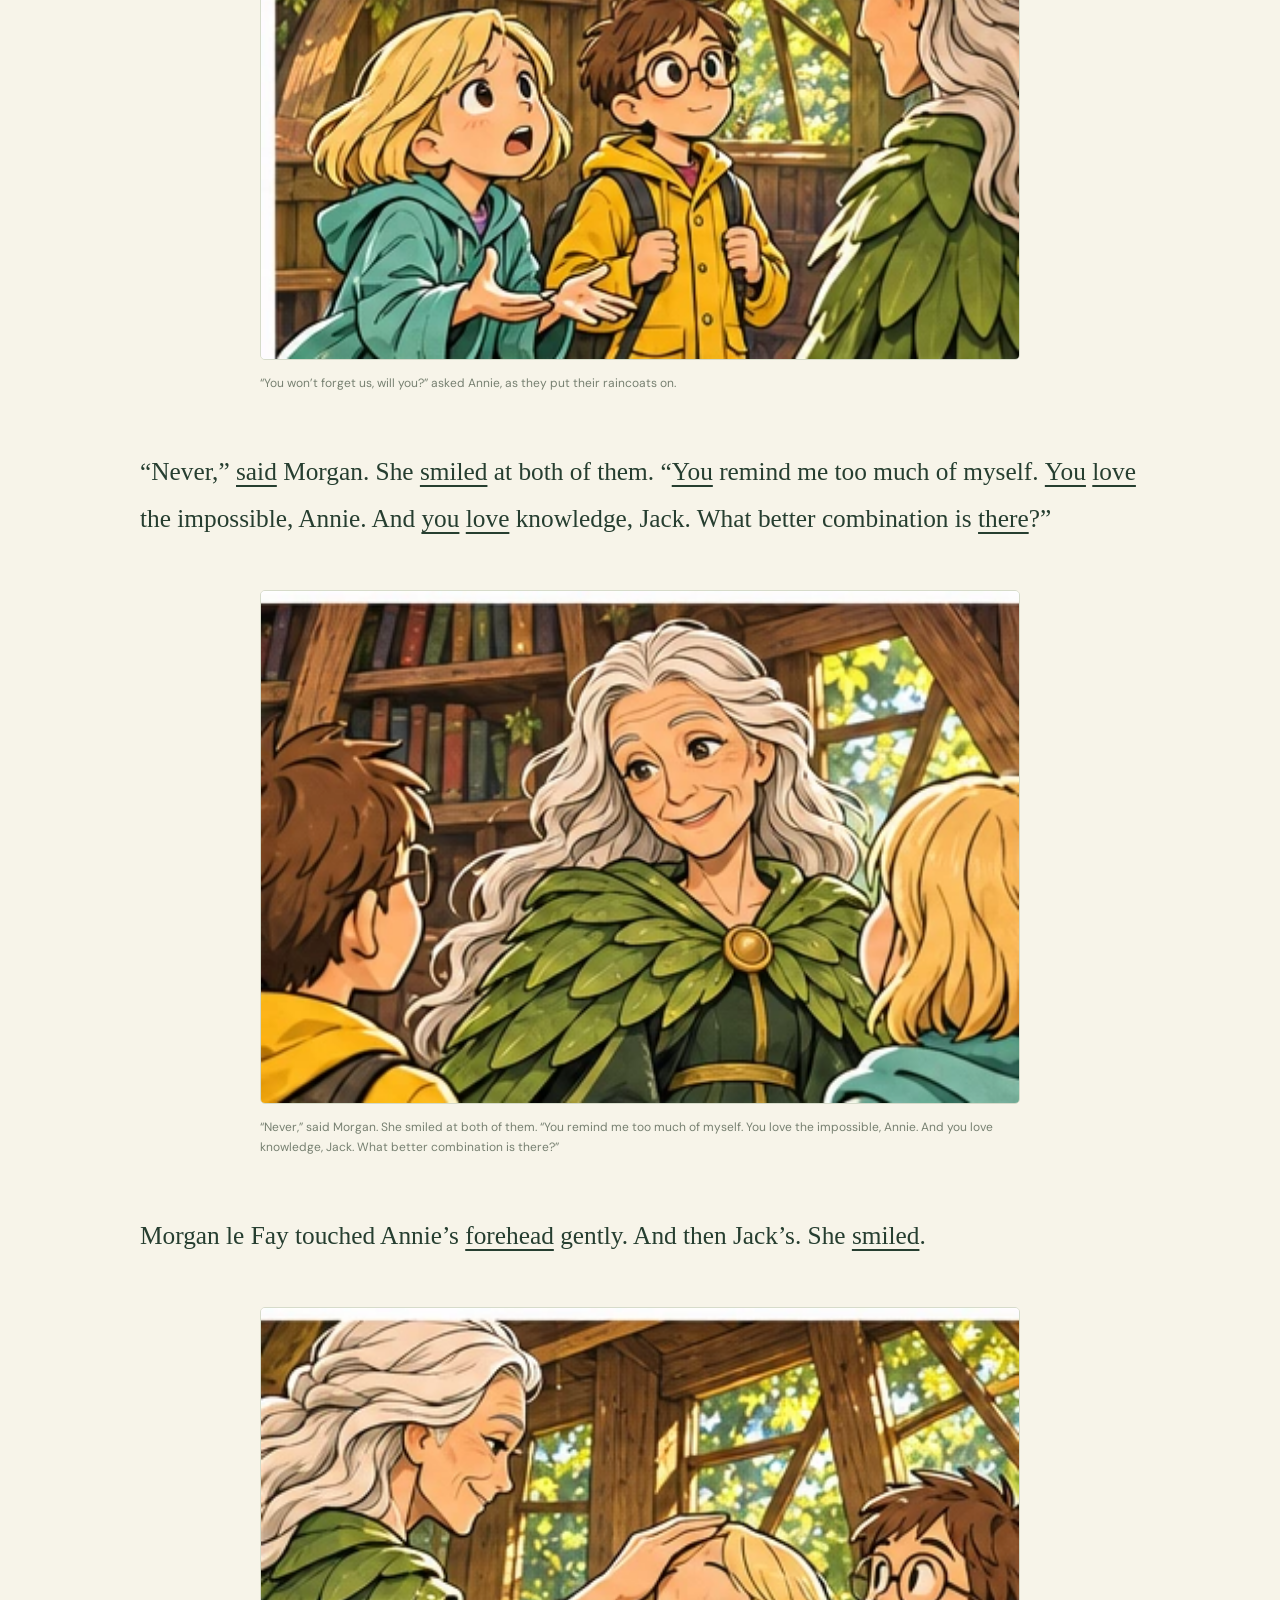
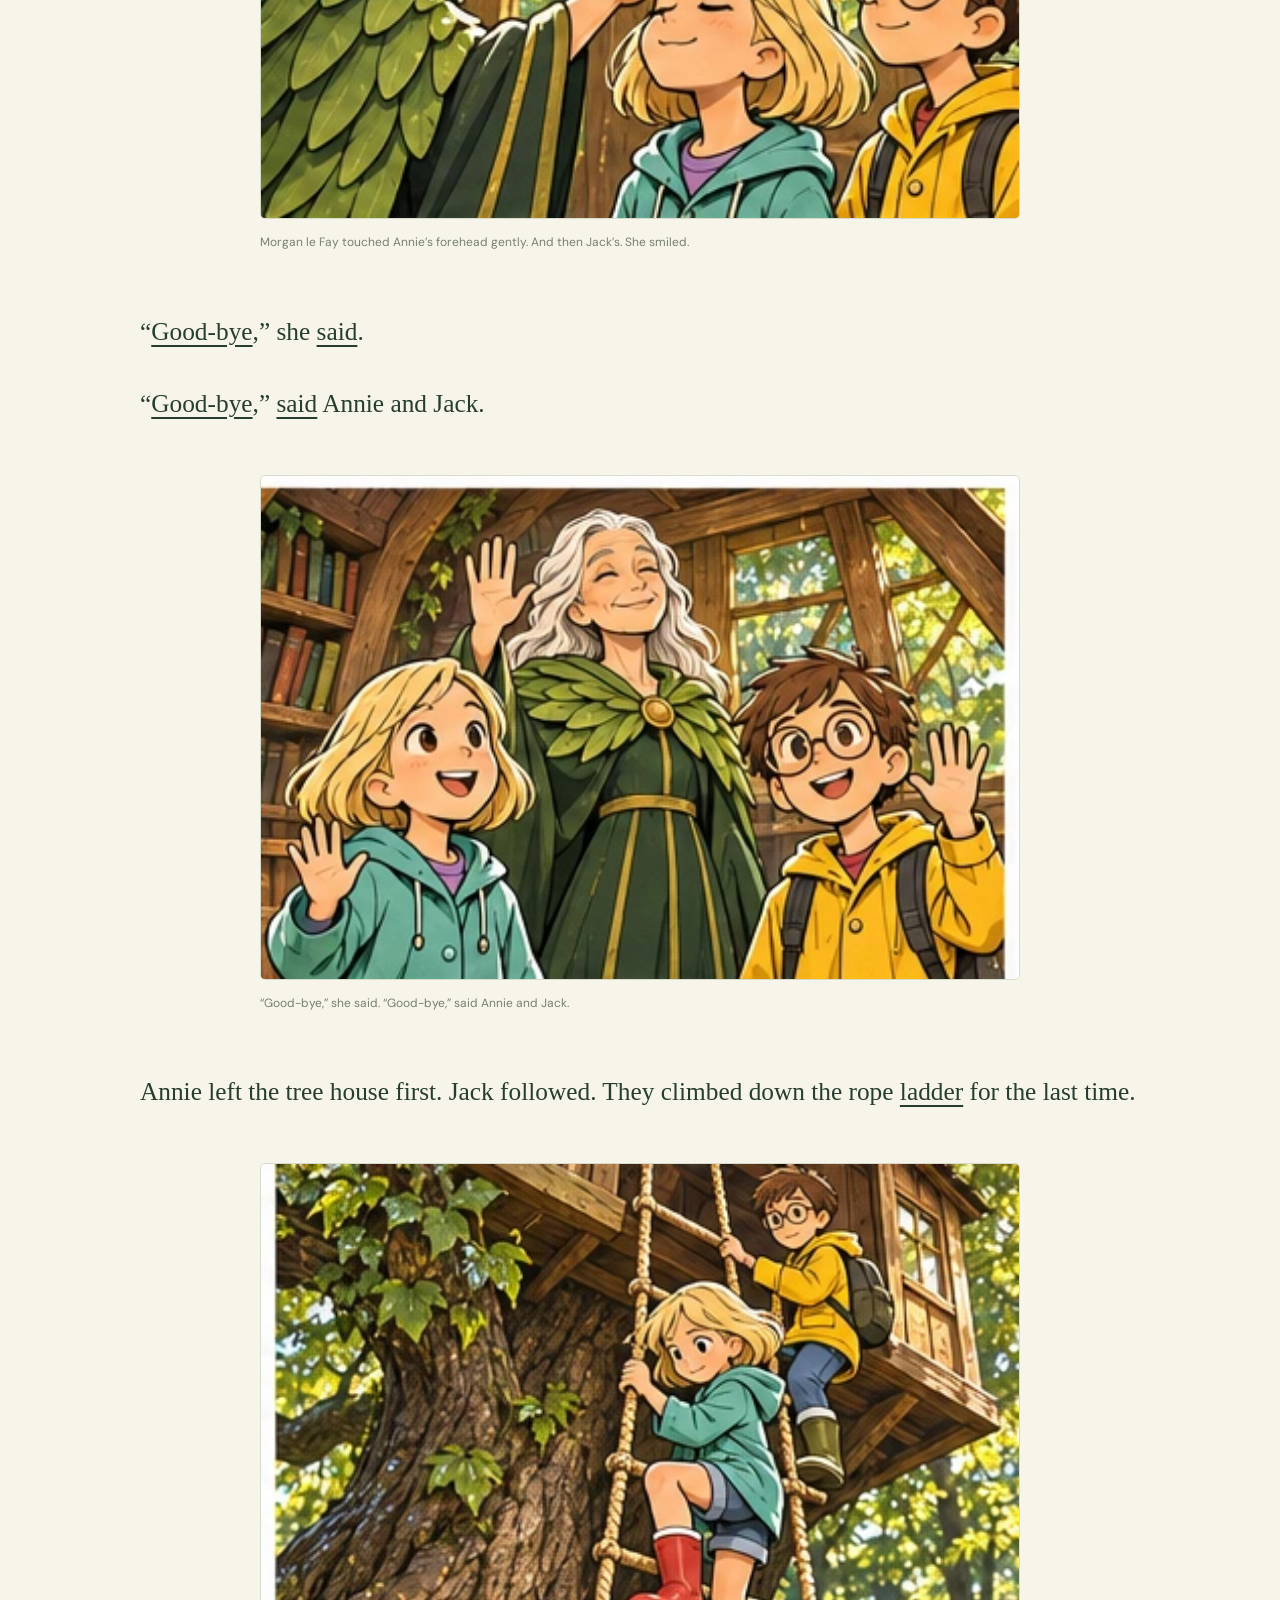
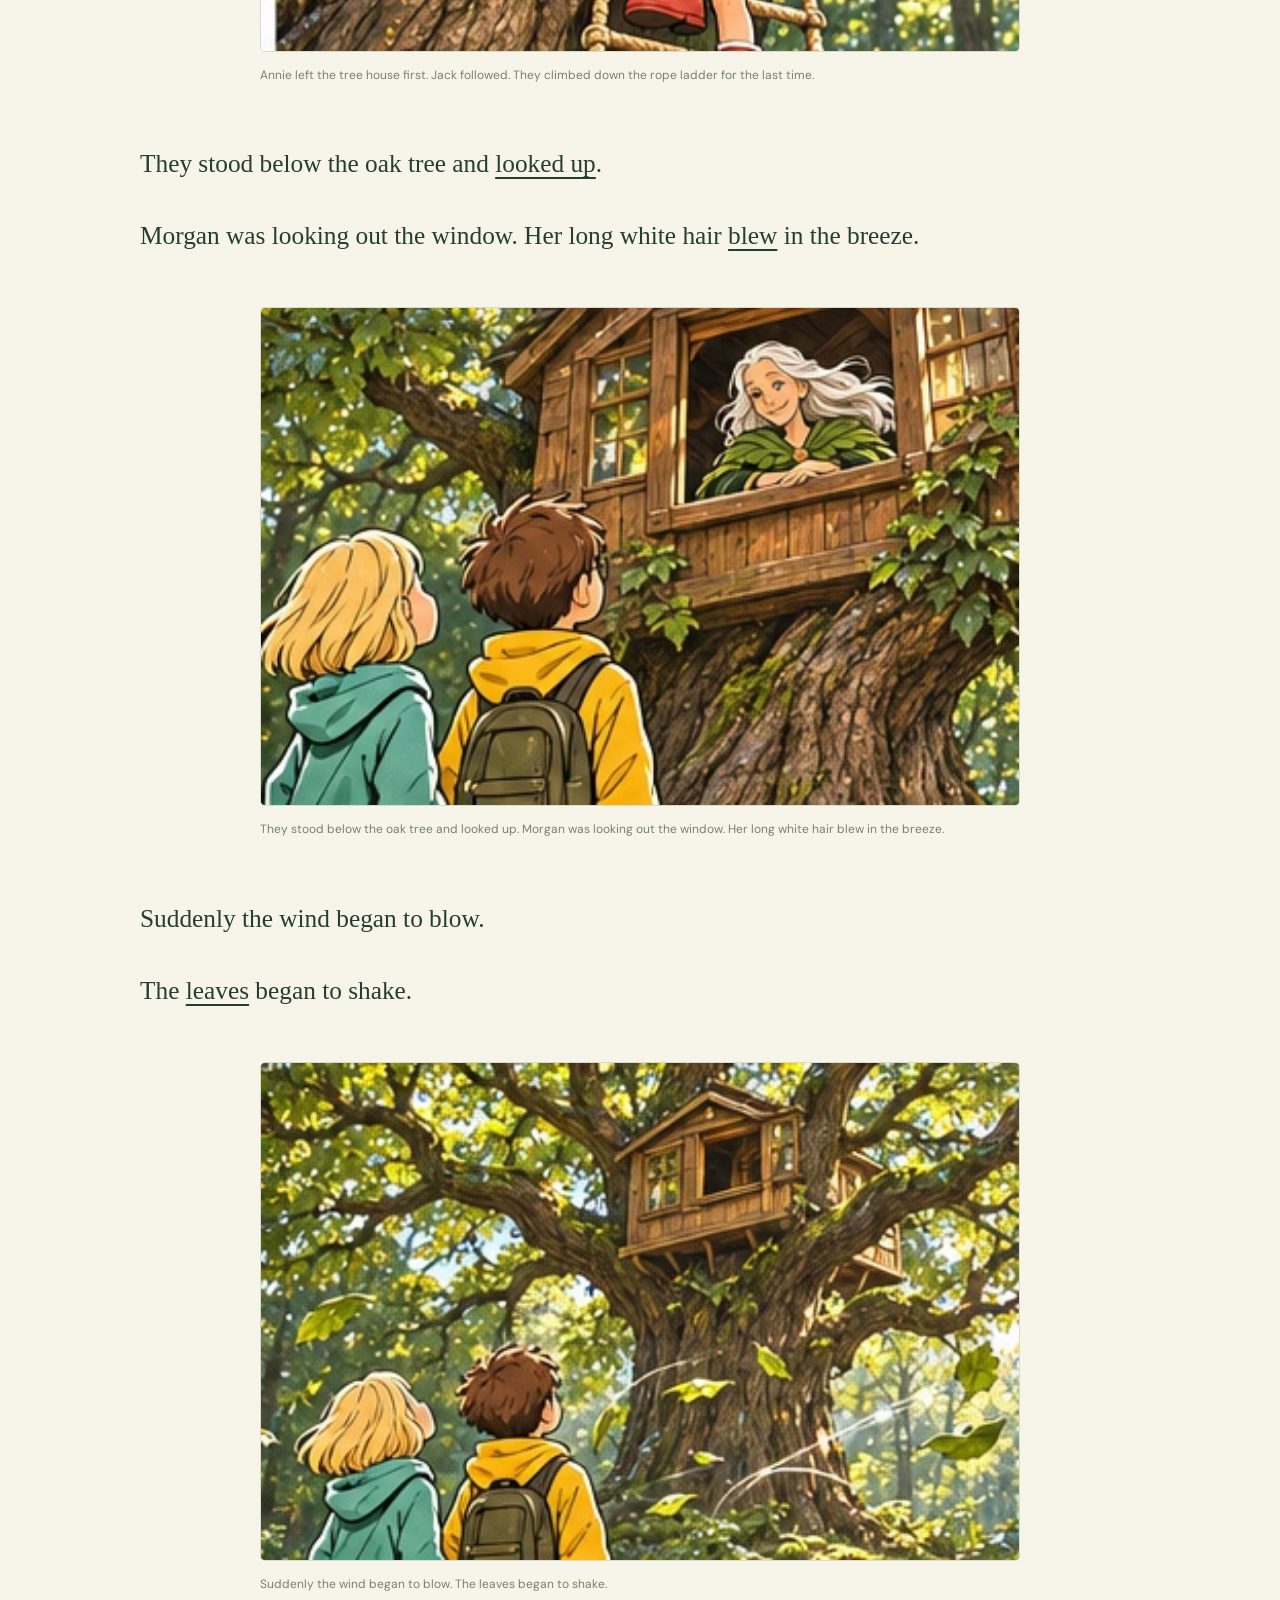
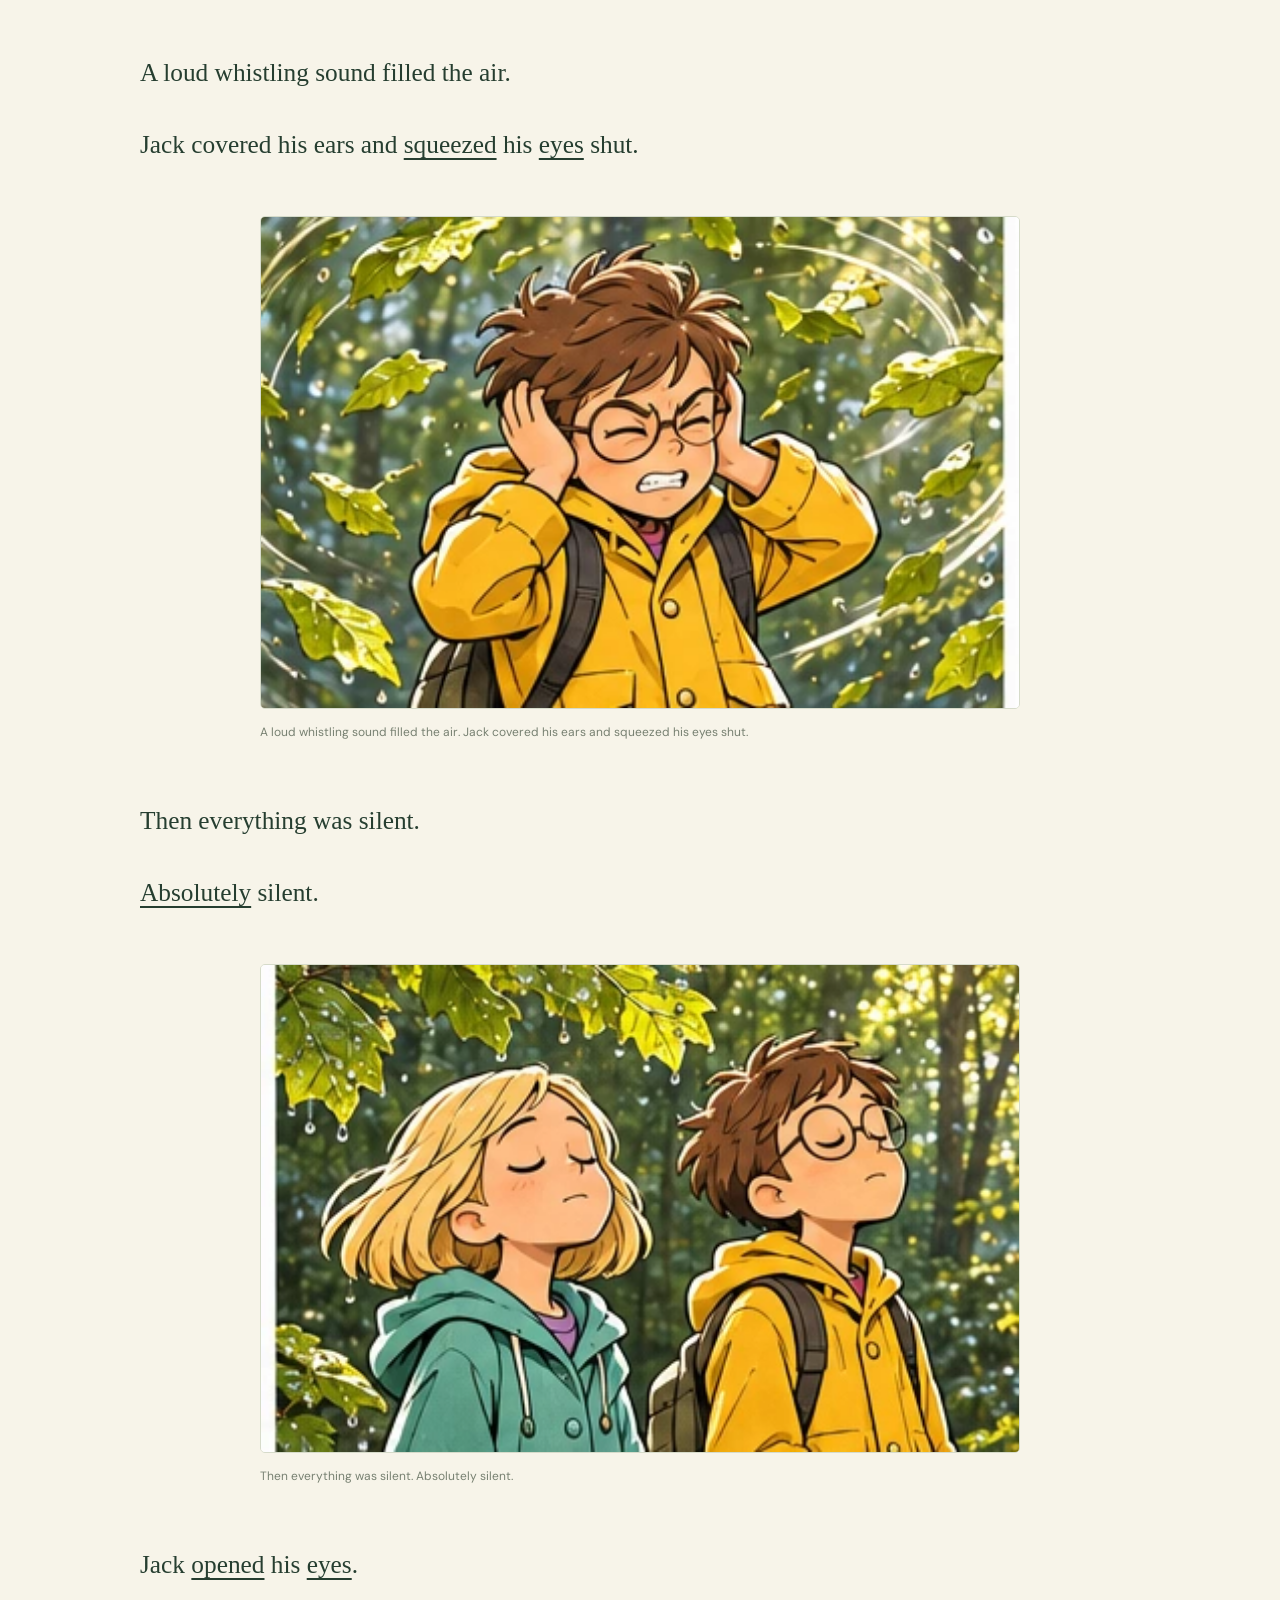
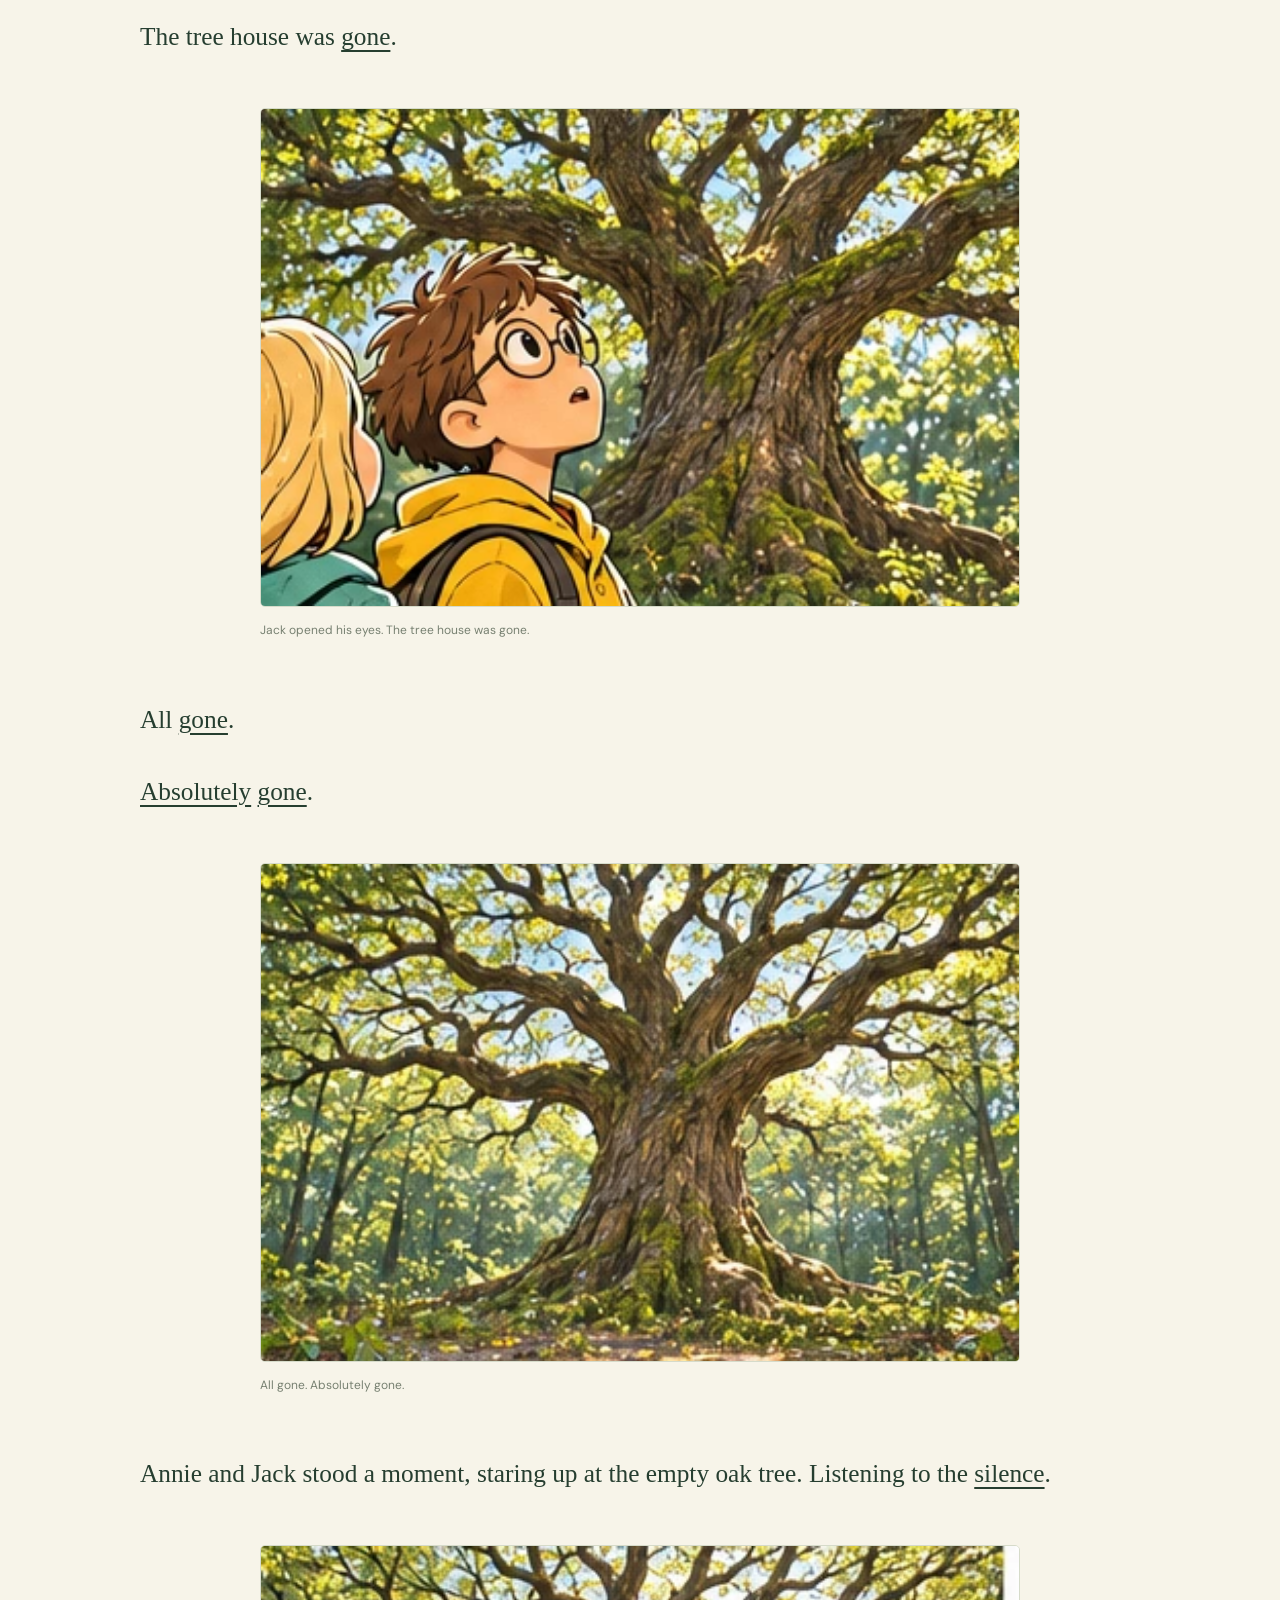
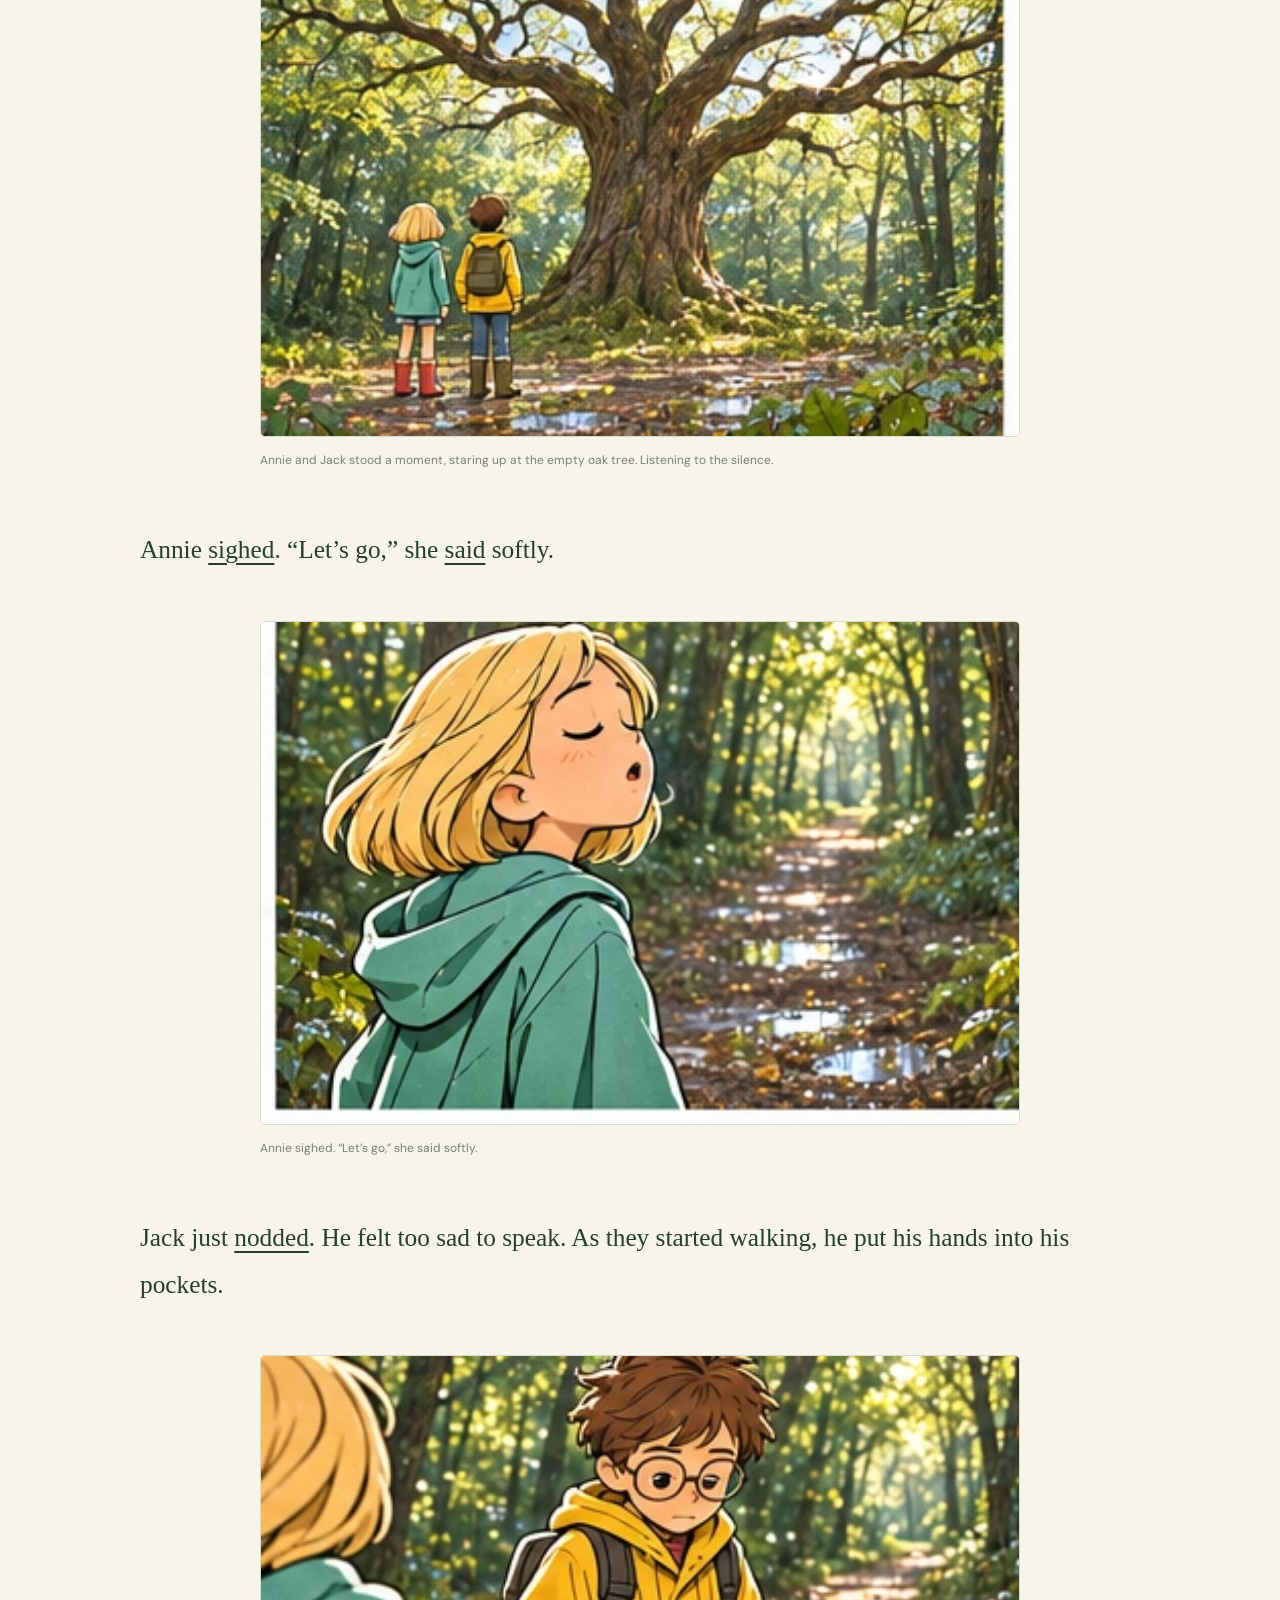
<file: part-10-02.html>
<!DOCTYPE html>

<html data-story-id="mth04-reading-room" lang="ko"><head><meta charset="utf-8"/><meta content="width=device-width,initial-scale=1,viewport-fit=cover" name="viewport"/><meta content="#263e30" name="theme-color"/><meta content="한 페이지에서 만나는 이야기와 장면" name="description"/><title>Chapter 10 · Part 2 — Treasure Again · Pirates Past Noon</title><link href="style.css?v=e98a9d8c6372" rel="stylesheet"/><script defer="" src="app.js?v=e98a9d8c6372"></script><script defer="" src="pwa.js?v=e98a9d8c6372"></script><link href="manifest.webmanifest" rel="manifest"/><meta content="yes" name="mobile-web-app-capable"/><meta content="yes" name="apple-mobile-web-app-capable"/><meta content="Pirates Past Noon" name="apple-mobile-web-app-title"/><meta content="black-translucent" name="apple-mobile-web-app-status-bar-style"/><link href="assets/app-icon-180.png" rel="apple-touch-icon"/><link href="assets/app-icon-192.png" rel="icon" sizes="192x192" type="image/png"/><link href="learning.css" rel="stylesheet"/><script defer="" src="learning.js?v=pdf-vocab-20261123"></script></head>
<body><a class="skip" href="#part-p1">본문으로 이동</a><div aria-label="독서 도구" class="floating-reader" id="floating-reader" role="region"><details class="chapter-menu" id="chapter-menu"><summary>어디로 떠나 볼까요?<span aria-hidden="true">목차 ⌄</span></summary><nav aria-label="전체 이야기 목차" class="toc"><a href="part-01-01.html">Chapter 1 · Part 1 — Too Late!</a><a href="part-01-02.html">Chapter 1 · Part 2 — Too Late!</a><a href="part-02-01.html">Chapter 2 · Part 1 — The Bright Blue Sea</a><a href="part-03-01.html">Chapter 3 · Part 1 — Three Men in a Boat</a><a href="part-04-01.html">Chapter 4 · Part 1 — Vile Booty</a><a href="part-05-01.html">Chapter 5 · Part 1 — The Kid’s Treasure</a><a href="part-06-01.html">Chapter 6 · Part 1 — The Whale’s Eye</a><a href="part-07-01.html">Chapter 7 · Part 1 — Gale’s a-Blowin’</a><a href="part-08-01.html">Chapter 8 · Part 1 — Dig, Dogs, Dig</a><a href="part-08-02.html">Chapter 8 · Part 2 — Dig, Dogs, Dig</a><a href="part-09-01.html">Chapter 9 · Part 1 — The Mysterious M</a><a href="part-10-01.html">Chapter 10 · Part 1 — Treasure Again</a><a href="part-10-02.html">Chapter 10 · Part 2 — Treasure Again</a></nav></details><div class="reading-tools"><div><label for="font-size">글자 크기 <output for="font-size" id="font-value">19pt</output></label></div><div class="size-controls"><button aria-label="글자 크기 줄이기" id="smaller" type="button">A−</button><input aria-label="본문 글자 크기" id="font-size" max="50" min="14" step="1" type="range" value="19"/><button aria-label="글자 크기 늘리기" id="larger" type="button">A+</button></div></div></div>
<div class="shell"><header class="topbar"><a class="brand" href="#">READ<span>THE READING ROOM</span></a><button id="install-app" type="button">앱 설치</button><button aria-label="어두운 테마로 전환" id="theme" type="button">◐ <span>테마</span></button></header><main><div class="hero"><div class="hero-copy"><span class="eyebrow">OPEN A BOOK. FIND A WORLD.</span><h1 lang="en">Pirates Past Noon</h1><p class="hero-desc">한 페이지에서 만나는 이야기와 장면</p><a class="start" href="#part-p1">이야기 읽기 <span>↗</span></a><div class="stats"><span><b>10</b> CHAPTERS</span><span><b>374</b> ILLUSTRATIONS</span></div></div><div class="hero-art"><img alt="Jack watches the rain from his bedroom." height="306" src="assets/scene-0001.webp?v=e98a9d8c6372" width="304"/><span class="art-note">A little curiosity. A whole new world.</span></div></div><p class="reader-links"><a href="characters.html">등장인물 일관성 시트</a></p><article><h2>Chapter 10 · Part 2 — Treasure Again</h2><p class="story-text" id="part-p1"><span class="sentence">I had to <button aria-expanded="false" class="vocab-word" data-definition="To create something or perform an action, such as making a wish." data-ko="만들다 / 하다" data-word="make" type="button">make</button> a very quick decision. And I decided to come along.”</span></p><figure><a href="assets/scene-0346.webp?v=e98a9d8c6372" rel="noopener" target="_blank"><img alt="“Wow,” said Annie. “You can’t imagine my dismay when you started to take off for dinosaur times. I had to make a very quick decision. And I decided to come along.”" height="238" loading="lazy" src="assets/scene-0346.webp?v=e98a9d8c6372" width="371"/></a><figcaption>“Wow,” said Annie. “You can’t imagine my dismay when you started to take off for dinosaur times. I had to make a very quick decision. And I decided to come along.”</figcaption></figure><p class="story-text" id="part-p2"><span class="sentence">“Oh, so <button aria-expanded="false" class="vocab-word" data-word="you" type="button">you</button> were the pteranodon!” <button aria-expanded="false" class="vocab-word" data-word="said" type="button">said</button> Annie.</span></p><figure><a href="assets/scene-0347.webp?v=e98a9d8c6372" rel="noopener" target="_blank"><img alt="“Oh, so you were the pteranodon!” said Annie." height="238" loading="lazy" src="assets/scene-0347.webp?v=e98a9d8c6372" width="370"/></a><figcaption>“Oh, so you were the pteranodon!” said Annie.</figcaption></figure><p class="story-text" id="part-p3"><span class="sentence">Morgan <button aria-expanded="false" class="vocab-word" data-word="smiled" type="button">smiled</button>.</span></p><p class="story-text" id="part-p4"><span class="sentence">“And the cat and the <button aria-expanded="false" class="vocab-word" data-word="knight" type="button">knight</button> and Polly!” <button aria-expanded="false" class="vocab-word" data-word="said" type="button">said</button> Annie.</span></p><figure><a href="assets/scene-0348.webp?v=e98a9d8c6372" rel="noopener" target="_blank"><img alt="Morgan smiled. “And the cat and the knight and Polly!” said Annie." height="238" loading="lazy" src="assets/scene-0348.webp?v=e98a9d8c6372" width="374"/></a><figcaption>Morgan smiled. “And the cat and the knight and Polly!” said Annie.</figcaption></figure><p class="story-text" id="part-p5"><span class="sentence">“Yes,” <button aria-expanded="false" class="vocab-word" data-word="said" type="button">said</button> Morgan softly.</span></p><p class="story-text" id="part-p6"><span class="sentence">“<button aria-expanded="false" class="vocab-word" data-word="you" type="button">You</button> were all these things to help <button aria-expanded="false" class="vocab-word" data-word="us" type="button">us</button>?” <button aria-expanded="false" class="vocab-word" data-word="asked" type="button">asked</button> Jack.</span></p><figure><a href="assets/scene-0349.webp?v=e98a9d8c6372" rel="noopener" target="_blank"><img alt="“Yes,” said Morgan softly. “You were all these things to help us?” asked Jack." height="255" loading="lazy" src="assets/scene-0349.webp?v=e98a9d8c6372" width="377"/></a><figcaption>“Yes,” said Morgan softly. “You were all these things to help us?” asked Jack.</figcaption></figure><p class="story-text" id="part-p7"><span class="sentence">“Yes, but I must go <button aria-expanded="false" class="vocab-word" data-word="home" type="button">home</button> now. The people in <button aria-expanded="false" class="vocab-word" data-word="Camelot" type="button">Camelot</button> need my help.”</span></p><figure><a href="assets/scene-0350.webp?v=e98a9d8c6372" rel="noopener" target="_blank"><img alt="“Yes, but I must go home now. The people in Camelot need my help.”" height="255" loading="lazy" src="assets/scene-0350.webp?v=e98a9d8c6372" width="369"/></a><figcaption>“Yes, but I must go home now. The people in Camelot need my help.”</figcaption></figure><p class="story-text" id="part-p8"><span class="sentence">“<button aria-expanded="false" class="vocab-word" data-word="you" type="button">You</button>’re leaving?” <button aria-expanded="false" class="vocab-word" data-word="whispered">whispered</button> Jack.</span></p><figure><a href="assets/scene-0351.webp?v=e98a9d8c6372" rel="noopener" target="_blank"><img alt="“You’re leaving?” whispered Jack." height="255" loading="lazy" src="assets/scene-0351.webp?v=e98a9d8c6372" width="370"/></a><figcaption>“You’re leaving?” whispered Jack.</figcaption></figure><p class="story-text" id="part-p9"><span class="sentence">“I’m afraid I must,” <button aria-expanded="false" class="vocab-word" data-word="said" type="button">said</button> Morgan.</span></p><p class="story-text" id="part-p10"><span class="sentence">She picked up Jack’s <button aria-expanded="false" class="vocab-word" data-word="backpack">backpack</button> and handed it to him. Jack and Annie picked up their raincoats. It had stopped raining.</span></p><figure><a href="assets/scene-0352.webp?v=e98a9d8c6372" rel="noopener" target="_blank"><img alt="“I’m afraid I must,” said Morgan. She picked up Jack’s backpack and handed it to him. Jack and Annie picked up their raincoats. It had stopped raining." height="255" loading="lazy" src="assets/scene-0352.webp?v=e98a9d8c6372" width="374"/></a><figcaption>“I’m afraid I must,” said Morgan. She picked up Jack’s backpack and handed it to him. Jack and Annie picked up their raincoats. It had stopped raining.</figcaption></figure><p class="story-text" id="part-p11"><span class="sentence">“<button aria-expanded="false" class="vocab-word" data-word="you" type="button">You</button> won’t <button aria-expanded="false" class="vocab-word" data-word="forget" type="button">forget</button> <button aria-expanded="false" class="vocab-word" data-word="us" type="button">us</button>, will <button aria-expanded="false" class="vocab-word" data-word="you" type="button">you</button>?” <button aria-expanded="false" class="vocab-word" data-word="asked" type="button">asked</button> Annie, as they put their raincoats on.</span></p><figure><a href="assets/scene-0353.webp?v=e98a9d8c6372" rel="noopener" target="_blank"><img alt="“You won’t forget us, will you?” asked Annie, as they put their raincoats on." height="249" loading="lazy" src="assets/scene-0353.webp?v=e98a9d8c6372" width="377"/></a><figcaption>“You won’t forget us, will you?” asked Annie, as they put their raincoats on.</figcaption></figure><p class="story-text" id="part-p12"><span class="sentence">“Never,” <button aria-expanded="false" class="vocab-word" data-word="said" type="button">said</button> Morgan. She <button aria-expanded="false" class="vocab-word" data-word="smiled" type="button">smiled</button> at both of them. “<button aria-expanded="false" class="vocab-word" data-word="you" type="button">You</button> remind me too much of myself. <button aria-expanded="false" class="vocab-word" data-word="you" type="button">You</button> <button aria-expanded="false" class="vocab-word" data-word="love" type="button">love</button> the impossible, Annie. And <button aria-expanded="false" class="vocab-word" data-word="you" type="button">you</button> <button aria-expanded="false" class="vocab-word" data-word="love" type="button">love</button> knowledge, Jack. What better combination is <button aria-expanded="false" class="vocab-word" data-word="there" type="button">there</button>?”</span></p><figure><a href="assets/scene-0354.webp?v=e98a9d8c6372" rel="noopener" target="_blank"><img alt="“Never,” said Morgan. She smiled at both of them. “You remind me too much of myself. You love the impossible, Annie. And you love knowledge, Jack. What better combination is there?”" height="249" loading="lazy" src="assets/scene-0354.webp?v=e98a9d8c6372" width="369"/></a><figcaption>“Never,” said Morgan. She smiled at both of them. “You remind me too much of myself. You love the impossible, Annie. And you love knowledge, Jack. What better combination is there?”</figcaption></figure><p class="story-text" id="part-p13"><span class="sentence">Morgan le Fay touched Annie’s <button aria-expanded="false" class="vocab-word" data-word="forehead" type="button">forehead</button> gently. And then Jack’s. She <button aria-expanded="false" class="vocab-word" data-word="smiled" type="button">smiled</button>.</span></p><figure><a href="assets/scene-0355.webp?v=e98a9d8c6372" rel="noopener" target="_blank"><img alt="Morgan le Fay touched Annie’s forehead gently. And then Jack’s. She smiled." height="249" loading="lazy" src="assets/scene-0355.webp?v=e98a9d8c6372" width="370"/></a><figcaption>Morgan le Fay touched Annie’s forehead gently. And then Jack’s. She smiled.</figcaption></figure><p class="story-text" id="part-p14"><span class="sentence">“<button aria-expanded="false" class="vocab-word" data-word="good-bye" type="button">Good-bye</button>,” she <button aria-expanded="false" class="vocab-word" data-word="said" type="button">said</button>.</span></p><p class="story-text" id="part-p15"><span class="sentence">“<button aria-expanded="false" class="vocab-word" data-word="good-bye" type="button">Good-bye</button>,” <button aria-expanded="false" class="vocab-word" data-word="said" type="button">said</button> Annie and Jack.</span></p><figure><a href="assets/scene-0356.webp?v=e98a9d8c6372" rel="noopener" target="_blank"><img alt="“Good-bye,” she said. “Good-bye,” said Annie and Jack." height="249" loading="lazy" src="assets/scene-0356.webp?v=e98a9d8c6372" width="375"/></a><figcaption>“Good-bye,” she said. “Good-bye,” said Annie and Jack.</figcaption></figure><p class="story-text" id="part-p16"><span class="sentence">Annie left the tree house first. Jack followed. They climbed down the rope <button aria-expanded="false" class="vocab-word" data-word="ladder">ladder</button> for the last time.</span></p><figure><a href="assets/scene-0357.webp?v=e98a9d8c6372" rel="noopener" target="_blank"><img alt="Annie left the tree house first. Jack followed. They climbed down the rope ladder for the last time." height="242" loading="lazy" src="assets/scene-0357.webp?v=e98a9d8c6372" width="377"/></a><figcaption>Annie left the tree house first. Jack followed. They climbed down the rope ladder for the last time.</figcaption></figure><p class="story-text" id="part-p17"><span class="sentence">They stood below the oak tree and <button aria-expanded="false" class="vocab-word" data-word="looked up" type="button">looked up</button>.</span></p><p class="story-text" id="part-p18"><span class="sentence">Morgan was looking out the window. Her long white hair <button aria-expanded="false" class="vocab-word" data-word="blew" type="button">blew</button> in the breeze.</span></p><figure><a href="assets/scene-0358.webp?v=e98a9d8c6372" rel="noopener" target="_blank"><img alt="They stood below the oak tree and looked up. Morgan was looking out the window. Her long white hair blew in the breeze." height="242" loading="lazy" src="assets/scene-0358.webp?v=e98a9d8c6372" width="369"/></a><figcaption>They stood below the oak tree and looked up. Morgan was looking out the window. Her long white hair blew in the breeze.</figcaption></figure><p class="story-text" id="part-p19"><span class="sentence">Suddenly the wind began to blow.</span></p><p class="story-text" id="part-p20"><span class="sentence">The <button aria-expanded="false" class="vocab-word" data-word="leaves" type="button">leaves</button> began to shake.</span></p><figure><a href="assets/scene-0359.webp?v=e98a9d8c6372" rel="noopener" target="_blank"><img alt="Suddenly the wind began to blow. The leaves began to shake." height="242" loading="lazy" src="assets/scene-0359.webp?v=e98a9d8c6372" width="369"/></a><figcaption>Suddenly the wind began to blow. The leaves began to shake.</figcaption></figure><p class="story-text" id="part-p21"><span class="sentence">A loud whistling sound filled the air.</span></p><p class="story-text" id="part-p22"><span class="sentence">Jack covered his ears and <button aria-expanded="false" class="vocab-word" data-word="squeezed" type="button">squeezed</button> his <button aria-expanded="false" class="vocab-word" data-word="eyes" type="button">eyes</button> shut.</span></p><figure><a href="assets/scene-0360.webp?v=e98a9d8c6372" rel="noopener" target="_blank"><img alt="A loud whistling sound filled the air. Jack covered his ears and squeezed his eyes shut." height="242" loading="lazy" src="assets/scene-0360.webp?v=e98a9d8c6372" width="374"/></a><figcaption>A loud whistling sound filled the air. Jack covered his ears and squeezed his eyes shut.</figcaption></figure><p class="story-text" id="part-p23"><span class="sentence">Then everything was silent.</span></p><p class="story-text" id="part-p24"><span class="sentence"><button aria-expanded="false" class="vocab-word" data-word="absolutely" type="button">Absolutely</button> silent.</span></p><figure><a href="assets/scene-0361.webp?v=e98a9d8c6372" rel="noopener" target="_blank"><img alt="Then everything was silent. Absolutely silent." height="242" loading="lazy" src="assets/scene-0361.webp?v=e98a9d8c6372" width="377"/></a><figcaption>Then everything was silent. Absolutely silent.</figcaption></figure><p class="story-text" id="part-p25"><span class="sentence">Jack <button aria-expanded="false" class="vocab-word" data-word="opened" type="button">opened</button> his <button aria-expanded="false" class="vocab-word" data-word="eyes" type="button">eyes</button>.</span></p><p class="story-text" id="part-p26"><span class="sentence">The tree house was <button aria-expanded="false" class="vocab-word" data-word="gone" type="button">gone</button>.</span></p><figure><a href="assets/scene-0362.webp?v=e98a9d8c6372" rel="noopener" target="_blank"><img alt="Jack opened his eyes. The tree house was gone." height="242" loading="lazy" src="assets/scene-0362.webp?v=e98a9d8c6372" width="369"/></a><figcaption>Jack opened his eyes. The tree house was gone.</figcaption></figure><p class="story-text" id="part-p27"><span class="sentence">All <button aria-expanded="false" class="vocab-word" data-word="gone" type="button">gone</button>.</span></p><p class="story-text" id="part-p28"><span class="sentence"><button aria-expanded="false" class="vocab-word" data-word="absolutely" type="button">Absolutely</button> <button aria-expanded="false" class="vocab-word" data-word="gone" type="button">gone</button>.</span></p><figure><a href="assets/scene-0363.webp?v=e98a9d8c6372" rel="noopener" target="_blank"><img alt="All gone. Absolutely gone." height="242" loading="lazy" src="assets/scene-0363.webp?v=e98a9d8c6372" width="369"/></a><figcaption>All gone. Absolutely gone.</figcaption></figure><p class="story-text" id="part-p29"><span class="sentence">Annie and Jack stood a moment, staring up at the empty oak tree. Listening to the <button aria-expanded="false" class="vocab-word" data-word="silence" type="button">silence</button>.</span></p><figure><a href="assets/scene-0364.webp?v=e98a9d8c6372" rel="noopener" target="_blank"><img alt="Annie and Jack stood a moment, staring up at the empty oak tree. Listening to the silence." height="242" loading="lazy" src="assets/scene-0364.webp?v=e98a9d8c6372" width="374"/></a><figcaption>Annie and Jack stood a moment, staring up at the empty oak tree. Listening to the silence.</figcaption></figure><p class="story-text" id="part-p30"><span class="sentence">Annie <button aria-expanded="false" class="vocab-word" data-word="sighed" type="button">sighed</button>. “Let’s go,” she <button aria-expanded="false" class="vocab-word" data-word="said" type="button">said</button> softly.</span></p><figure><a href="assets/scene-0365.webp?v=e98a9d8c6372" rel="noopener" target="_blank"><img alt="Annie sighed. “Let’s go,” she said softly." height="250" loading="lazy" src="assets/scene-0365.webp?v=e98a9d8c6372" width="377"/></a><figcaption>Annie sighed. “Let’s go,” she said softly.</figcaption></figure><p class="story-text" id="part-p31"><span class="sentence">Jack just <button aria-expanded="false" class="vocab-word" data-word="nodded" type="button">nodded</button>. He felt too sad to speak. As they started walking, he put his hands into his pockets.</span></p><figure><a href="assets/scene-0366.webp?v=e98a9d8c6372" rel="noopener" target="_blank"><img alt="Jack just nodded. He felt too sad to speak. As they started walking, he put his hands into his pockets." height="250" loading="lazy" src="assets/scene-0366.webp?v=e98a9d8c6372" width="369"/></a><figcaption>Jack just nodded. He felt too sad to speak. As they started walking, he put his hands into his pockets.</figcaption></figure><p class="story-text" id="part-p32"><span class="sentence">He felt something.</span></p><p class="story-text" id="part-p33"><span class="sentence">Jack pulled out the gold <button aria-expanded="false" class="vocab-word" data-word="medallion">medallion</button>. “Look!” he <button aria-expanded="false" class="vocab-word" data-word="said" type="button">said</button>. “How did—?”</span></p><figure><a href="assets/scene-0367.webp?v=e98a9d8c6372" rel="noopener" target="_blank"><img alt="He felt something. Jack pulled out the gold medallion. “Look!” he said. “How did—?”" height="250" loading="lazy" src="assets/scene-0367.webp?v=e98a9d8c6372" width="368"/></a><figcaption>He felt something. Jack pulled out the gold medallion. “Look!” he said. “How did—?”</figcaption></figure><p class="story-text" id="part-p34"><span class="sentence">Annie <button aria-expanded="false" class="vocab-word" data-word="smiled" type="button">smiled</button>. “Morgan <button aria-expanded="false" class="vocab-word" data-word="must have" type="button">must have</button> put it <button aria-expanded="false" class="vocab-word" data-word="there" type="button">there</button>,” she <button aria-expanded="false" class="vocab-word" data-word="said" type="button">said</button>.</span></p><figure><a href="assets/scene-0368.webp?v=e98a9d8c6372" rel="noopener" target="_blank"><img alt="Annie smiled. “Morgan must have put it there,” she said." height="250" loading="lazy" src="assets/scene-0368.webp?v=e98a9d8c6372" width="374"/></a><figcaption>Annie smiled. “Morgan must have put it there,” she said.</figcaption></figure><p class="story-text" id="part-p35"><span class="sentence">“But how?”</span></p><p class="story-text" id="part-p36"><span class="sentence">“Magic,” <button aria-expanded="false" class="vocab-word" data-word="said" type="button">said</button> Annie. “I think it <button aria-expanded="false" class="vocab-word" data-word="means" type="button">means</button> she’ll be coming <button aria-expanded="false" class="vocab-word" data-definition="Toward a previous place or position." data-ko="돌아가다 / 뒤로" data-word="back" type="button">back</button>.”</span></p><figure><a href="assets/scene-0369.webp?v=e98a9d8c6372" rel="noopener" target="_blank"><img alt="“But how?” “Magic,” said Annie. “I think it means she’ll be coming back.”" height="247" loading="lazy" src="assets/scene-0369.webp?v=e98a9d8c6372" width="374"/></a><figcaption>“But how?” “Magic,” said Annie. “I think it means she’ll be coming back.”</figcaption></figure><p class="story-text" id="part-p37"><span class="sentence">Jack <button aria-expanded="false" class="vocab-word" data-word="smiled" type="button">smiled</button>. He <button aria-expanded="false" class="vocab-word" data-word="clutched">clutched</button> the <button aria-expanded="false" class="vocab-word" data-word="medallion">medallion</button> as he and Annie took off through the <button aria-expanded="false" class="vocab-word" data-word="wet" type="button">wet</button>, sunny <button aria-expanded="false" class="vocab-word" data-word="woods" type="button">woods</button>.</span></p><figure><a href="assets/scene-0370.webp?v=e98a9d8c6372" rel="noopener" target="_blank"><img alt="Jack smiled. He clutched the medallion as he and Annie took off through the wet, sunny woods." height="247" loading="lazy" src="assets/scene-0370.webp?v=e98a9d8c6372" width="368"/></a><figcaption>Jack smiled. He clutched the medallion as he and Annie took off through the wet, sunny woods.</figcaption></figure><p class="story-text" id="part-p38"><span class="sentence">As they walked, the sun shined through the <button aria-expanded="false" class="vocab-word" data-word="woods" type="button">woods</button>. And all the <button aria-expanded="false" class="vocab-word" data-word="wet" type="button">wet</button> <button aria-expanded="false" class="vocab-word" data-word="leaves" type="button">leaves</button> sparkled.</span></p><figure><a href="assets/scene-0371.webp?v=e98a9d8c6372" rel="noopener" target="_blank"><img alt="As they walked, the sun shined through the woods. And all the wet leaves sparkled." height="247" loading="lazy" src="assets/scene-0371.webp?v=e98a9d8c6372" width="368"/></a><figcaption>As they walked, the sun shined through the woods. And all the wet leaves sparkled.</figcaption></figure><p class="story-text" id="part-p39"><span class="sentence">Everything, in fact, was shining.</span></p><p class="story-text" id="part-p40"><span class="sentence"><button aria-expanded="false" class="vocab-word" data-word="leaves" type="button">Leaves</button>, branches, puddles, bushes, grass, vines, wild flowers—all <button aria-expanded="false" class="vocab-word" data-word="glittered">glittered</button> like jewels.</span></p><figure><a href="assets/scene-0372.webp?v=e98a9d8c6372" rel="noopener" target="_blank"><img alt="Everything, in fact, was shining. Leaves, branches, puddles, bushes, grass, vines, wild flowers—all glittered like jewels." height="247" loading="lazy" src="assets/scene-0372.webp?v=e98a9d8c6372" width="374"/></a><figcaption>Everything, in fact, was shining. Leaves, branches, puddles, bushes, grass, vines, wild flowers—all glittered like jewels.</figcaption></figure><p class="story-text" id="part-p41"><span class="sentence">Or <button aria-expanded="false" class="vocab-word" data-word="gleamed">gleamed</button> like gold.</span></p><p class="story-text" id="part-p42"><span class="sentence">Annie had been right, thought Jack.</span></p><figure><a href="assets/scene-0373.webp?v=e98a9d8c6372" rel="noopener" target="_blank"><img alt="Or gleamed like gold. Annie had been right, thought Jack." height="242" loading="lazy" src="assets/scene-0373.webp?v=e98a9d8c6372" width="374"/></a><figcaption>Or gleamed like gold. Annie had been right, thought Jack.</figcaption></figure><p class="story-text" id="part-p43"><span class="sentence"><button aria-expanded="false" class="vocab-word" data-word="forget" type="button">Forget</button> the <button aria-expanded="false" class="vocab-word" data-word="treasure">treasure</button> chest.</span></p><p class="story-text" id="part-p44"><span class="sentence">They had <button aria-expanded="false" class="vocab-word" data-word="treasure">treasure</button> at <button aria-expanded="false" class="vocab-word" data-word="home" type="button">home</button>. A ton of it. Everywhere.</span></p><figure><a href="assets/scene-0374.webp?v=e98a9d8c6372" rel="noopener" target="_blank"><img alt="Forget the treasure chest. They had treasure at home. A ton of it. Everywhere." height="242" loading="lazy" src="assets/scene-0374.webp?v=e98a9d8c6372" width="368"/></a><figcaption>Forget the treasure chest. They had treasure at home. A ton of it. Everywhere.</figcaption></figure></article><div class="end-note"><nav class="part-links"><a href="part-10-01.html">← 이전 파트</a><a href="index.html">전체 목차</a></nav></div></main><footer>ILLUSTRATED READING ROOM<br/><small>제공된 원문 · AI 제작 삽화</small></footer></div>
<dialog aria-labelledby="install-title" id="install-help"><h2 id="install-title">내 독서 앱으로 설치하기</h2><p id="install-instructions"></p><p class="install-note">설치 후 홈 화면이나 바탕 화면의 앱 아이콘을 눌러 열어 주세요.</p><div class="install-buttons"><button hidden="" id="read-fullscreen" type="button">전체화면으로 읽기</button><form method="dialog"><button>닫기</button></form></div></dialog></body></html>
</file>
<file: style.css>
@import url('https://fonts.googleapis.com/css2?family=DM+Sans:wght@400;500;600;700&family=Noto+Sans+KR:wght@400;500;600;700;800&display=swap');
:root{--paper:#f7f4e9;--ink:#263e30;--muted:#778071;--line:#d6dbca;--accent:#d6e17b;--card:#eeeedf;--reading:19pt;color-scheme:light}*{box-sizing:border-box}html{scroll-behavior:smooth;scroll-padding-top:24px}body{margin:0;background:var(--paper);color:var(--ink);font-family:'DM Sans','Noto Sans KR',sans-serif}body.dark{--paper:#19251e;--ink:#e8ecdf;--muted:#abb8a5;--line:#3e5143;--accent:#c7d777;--card:#23332a;color-scheme:dark}a{color:inherit;text-decoration:none}button,input{font:inherit}button{cursor:pointer;color:inherit;background:transparent;border:1px solid var(--line);border-radius:30px;padding:10px 17px}button:hover{background:var(--card)}button:disabled{opacity:.35;cursor:default}:focus-visible{outline:3px solid #b3783f;outline-offset:5px}.shell{max-width:1440px;margin:auto;padding:0 6%}.topbar{height:100px;display:flex;align-items:center;justify-content:space-between;border-bottom:1px solid var(--line)}.brand{font-family:Georgia,serif;font-weight:bold;font-size:33px;display:flex;align-items:center;gap:20px}.brand span{font-family:'DM Sans',sans-serif;font-size:10px;letter-spacing:2px;font-weight:500;border-left:1px solid var(--line);padding-left:20px}.hero{display:grid;grid-template-columns:1fr 1fr;align-items:center;gap:5%;padding:68px 0 80px}.eyebrow,.section-label>span{font-size:10px;letter-spacing:2px;font-weight:700;color:var(--muted)}h1{font-size:clamp(30px,3.2vw,47px);line-height:1.5;letter-spacing:-2px;margin:25px 0 0}.hero-en{font-family:Georgia,serif;font-style:italic;font-size:clamp(26px,3vw,42px);margin:12px 0 26px;color:var(--muted)}.hero-desc{font-size:14px;line-height:1.9;color:var(--muted)}.start{display:inline-flex;gap:50px;align-items:center;background:var(--ink);color:var(--paper);padding:16px 22px;border-radius:5px;margin-top:20px;font-size:13px}.start span{font-size:20px}.stats{display:flex;gap:25px;margin-top:45px;font-size:9px;letter-spacing:1px;color:var(--muted)}.stats b{font-family:Georgia,serif;font-size:24px;color:var(--ink);display:block;letter-spacing:0;margin-bottom:4px}.hero-art{position:relative;transform:rotate(2deg);padding:12px;background:var(--card);border:1px solid var(--line);border-radius:48% 48% 7px 7px;box-shadow:12px 16px 0 #a8b58222}.hero-art img{width:100%;height:auto;display:block;aspect-ratio:1;object-fit:cover;border-radius:48% 48% 3px 3px}.art-note{display:block;font-family:Georgia,serif;font-style:italic;text-align:center;font-size:13px;padding:17px 5px 5px;color:var(--muted)}.toc{border-top:1px solid var(--line);padding:45px 0 38px}.section-label h2{font-size:24px;letter-spacing:-1px;margin:10px 0 30px}.toc-book{margin-top:28px}.toc-book h3{font-size:12px;letter-spacing:1px;font-weight:600}.toc-links{display:grid;grid-template-columns:repeat(3,1fr);gap:0 25px}.toc-links a{padding:13px 0;border-bottom:1px solid var(--line);font-family:Georgia,serif;font-size:14px;display:flex;gap:15px;align-items:center}.toc-links a:hover{color:#a76936}.toc-links span{font-family:'DM Sans',sans-serif;color:var(--muted);font-size:10px}.reading-tools{display:flex;justify-content:space-between;align-items:center;gap:20px;padding:26px;background:var(--card);border-radius:7px;margin:12px 0 80px}.reading-tools label{display:block;margin-top:9px;font-size:13px}output{margin-left:10px;font-weight:700}.size-controls{display:flex;align-items:center;gap:12px}.size-controls input{width:180px;accent-color:var(--ink)}article{max-width:1000px;margin:auto}.book-intro{padding:65px 0;border-top:1px solid var(--line);margin-top:80px}.book-intro>span{font-size:11px;letter-spacing:3px}.book-intro h2{font:clamp(36px,5vw,64px)/1.15 Georgia,serif;max-width:650px;margin:20px 0}.book-intro p{font-size:13px;color:var(--muted)}.chapter{padding:30px 0 85px;scroll-margin-top:25px}.chapter-head{margin-bottom:45px;border-top:1px solid var(--line);padding-top:24px}.chapter-head>span{font-size:10px;letter-spacing:2px;color:var(--muted)}.chapter-head h3{font:clamp(29px,4vw,44px)/1.25 Georgia,serif;margin:16px 0}.story-text{font-family:Georgia,'Times New Roman',serif;font-size:var(--reading);line-height:1.85;overflow-wrap:anywhere;white-space:pre-line;margin:0 0 1em}figure{max-width:760px;margin:48px auto 55px}figure img{display:block;width:100%;height:auto;border-radius:5px;border:1px solid var(--line)}figcaption{font-size:12px;line-height:1.7;color:var(--muted);margin-top:13px}figcaption span{font-size:9px;letter-spacing:2px;margin-right:8px}.end-note{text-align:center;padding:60px 0 90px;border-top:1px solid var(--line)}.end-note span{font-size:10px;letter-spacing:3px;color:var(--muted)}.end-note p{font-size:22px}.end-note a{font-size:13px;border-bottom:1px solid var(--line);padding-bottom:6px}footer{text-align:center;border-top:1px solid var(--line);padding:30px;font-size:10px;letter-spacing:2px;line-height:2;color:var(--muted)}footer small{letter-spacing:0}.skip{position:absolute;top:-100px}.skip:focus{top:10px;background:var(--accent);padding:15px;z-index:10}@media(max-width:700px){.shell{padding:0 22px}.topbar{height:76px}.brand{font-size:27px;gap:12px}.brand span{font-size:8px;padding-left:12px;letter-spacing:1px}.hero{grid-template-columns:1fr;padding:45px 0;gap:40px}.hero-art{max-width:440px;width:100%;margin:auto}.hero-copy h1{font-size:34px}.hero-en{font-size:33px}.stats{margin-top:30px;gap:35px}.toc-links{grid-template-columns:repeat(2,minmax(0,1fr));gap:0 16px}.toc-links a{font-size:12px;gap:8px}.reading-tools{padding:20px;flex-direction:column;align-items:flex-start;margin-bottom:40px}.size-controls{width:100%}.size-controls input{flex:1;min-width:0}.book-intro{margin-top:30px;padding:40px 0}.chapter{padding-bottom:45px}figure{margin:32px 0}.hero-desc{font-size:13px}.chapter-head{margin-bottom:30px}}@media(prefers-reduced-motion:reduce){html{scroll-behavior:auto}}
/* Always-available reading controls */
.floating-reader{position:fixed;z-index:100;top:12px;left:50%;transform:translateX(-50%);width:min(1000px,calc(100% - 32px));display:flex;align-items:center;gap:24px;padding:12px 18px;background:var(--paper);border:1px solid var(--line);border-radius:16px;box-shadow:0 8px 30px #15261b26}
.chapter-menu{position:relative;flex:1;min-width:0}
.chapter-menu summary{display:flex;align-items:center;justify-content:space-between;gap:20px;cursor:pointer;list-style:none;font-size:14px;font-weight:600;padding:10px 4px}
.chapter-menu summary::-webkit-details-marker{display:none}
.chapter-menu summary>span{color:var(--muted);font-size:11px;white-space:nowrap}
.chapter-menu[open] summary>span{color:var(--ink)}
.floating-reader .toc{position:absolute;left:-18px;top:calc(100% + 20px);width:min(520px,calc(100vw - 32px));max-height:min(65vh,560px);overflow-y:auto;overscroll-behavior:contain;padding:12px 22px 22px;margin:0;border:1px solid var(--line);border-radius:14px;background:var(--paper);box-shadow:0 12px 36px #15261b26}
.floating-reader .toc-book{margin-top:10px}
.floating-reader .toc-links{grid-template-columns:repeat(2,minmax(0,1fr));gap:0 20px}
.floating-reader .reading-tools{flex:none;margin:0;padding:0 0 0 24px;border-left:1px solid var(--line);border-radius:0;background:transparent;gap:16px}
.floating-reader .reading-tools label{margin:0;font-size:12px;white-space:nowrap}
.floating-reader .size-controls{gap:8px;width:auto}
.floating-reader .size-controls button{padding:8px 12px;min-height:40px}
.floating-reader .size-controls input{width:130px;min-height:32px}
.shell{padding-top:90px}
html{scroll-padding-top:120px}
.chapter{scroll-margin-top:12px}
.skip:focus{top:100px;z-index:101}
@media(max-width:700px){
 .floating-reader{top:8px;width:calc(100% - 24px);padding:8px 14px;display:block;border-radius:13px}
 .chapter-menu summary{padding:5px 0 10px;font-size:13px;min-height:36px}
 .floating-reader .reading-tools{border-left:0;border-top:1px solid var(--line);padding:8px 0 0;display:flex;flex-direction:row;align-items:center;gap:10px}
 .floating-reader .reading-tools label{font-size:11px}
 .floating-reader output{margin-left:5px}
 .floating-reader .size-controls{flex:1;min-width:0;gap:6px}
 .floating-reader .size-controls input{flex:1;width:50px;min-width:0}
 .floating-reader .size-controls button{padding:7px 10px;font-size:12px}
 .floating-reader .toc{left:-14px;top:calc(100% + 63px);width:calc(100vw - 24px);max-height:calc(100dvh - 155px);padding:12px 16px 18px}
 .shell{padding-top:122px}
 html{scroll-padding-top:145px}
 .skip:focus{top:125px}
}
/* Installed app and installation help */
.floating-reader{top:calc(12px + env(safe-area-inset-top,0px))}
.shell{padding-top:calc(90px + env(safe-area-inset-top,0px));padding-bottom:env(safe-area-inset-bottom,0px)}
html{scroll-padding-top:calc(120px + env(safe-area-inset-top,0px))}
#install-app{font-size:12px;margin-left:auto;margin-right:10px}
#install-app[hidden],#read-fullscreen[hidden]{display:none}
#install-help{color:var(--ink);background:var(--paper);border:1px solid var(--line);border-radius:18px;padding:28px;width:min(440px,calc(100% - 36px));max-height:80dvh;overflow:auto;box-shadow:0 20px 80px #0004}
#install-help::backdrop{background:#15261b99}
#install-help h2{font-size:20px;margin:0 0 18px;line-height:1.5}
#install-help p{font-size:14px;line-height:1.9}
#install-help .install-note{font-size:12px;color:var(--muted)}
.install-buttons{display:flex;flex-wrap:wrap;justify-content:flex-end;gap:10px;margin-top:24px}
.install-buttons form{margin:0}
@media(max-width:700px){
 .floating-reader{top:calc(8px + env(safe-area-inset-top,0px))}
 .shell{padding-top:calc(122px + env(safe-area-inset-top,0px))}
 html{scroll-padding-top:calc(145px + env(safe-area-inset-top,0px))}
 #install-app{font-size:11px;padding:9px 11px;margin-right:6px}
 .topbar .brand span{display:none}
}
@media(display-mode:fullscreen),(display-mode:standalone){#install-app{display:none}}


/* Responsive reading layout and safe-area-aware floating controls. */
:root{--reader-bar-bottom:100px}
html{-webkit-text-size-adjust:100%;text-size-adjust:100%;scroll-padding-top:calc(var(--reader-bar-bottom) + 18px)}
.shell{padding-top:calc(var(--reader-bar-bottom) + 12px);padding-left:max(22px,env(safe-area-inset-left));padding-right:max(22px,env(safe-area-inset-right))}
.floating-reader{max-width:1000px}
.chapter-menu{position:static}
.floating-reader .toc{left:0;right:0;top:calc(100% + 8px);width:auto;max-height:calc(100dvh - var(--reader-bar-bottom) - 24px);scrollbar-gutter:stable}
.floating-reader .toc-links a{min-height:48px;font-family:'Noto Sans KR',sans-serif;line-height:1.6}
.floating-reader .size-controls button{min-width:44px;min-height:44px;touch-action:manipulation}
.floating-reader .size-controls input{min-height:44px;cursor:pointer}
.chapter-menu summary{min-height:44px}
article,.hero-copy,.chapter,.system-message{min-width:0}
.story-text{line-height:1.85}
figure a{display:block}
img{max-width:100%}
.skip:focus{top:calc(var(--reader-bar-bottom) + 8px)}
@media(min-width:701px){.shell{padding-left:6%;padding-right:6%}}
@media(max-width:700px){
 :root{--reading:16pt;--reader-bar-bottom:120px}
 .floating-reader{left:max(12px,env(safe-area-inset-left));right:max(12px,env(safe-area-inset-right));width:auto;transform:none;padding:4px 12px 6px;border-radius:12px}
 .chapter-menu summary{padding:0 2px;font-size:13px;gap:12px}
 .floating-reader .reading-tools{padding:2px 0 0;gap:10px}
 .floating-reader .reading-tools label{font-size:12px}
 .floating-reader .size-controls{gap:4px}
 .floating-reader .size-controls button{padding:0;font-size:13px}
 .floating-reader .size-controls input{width:100%;flex:1;min-width:30px;margin:0 4px}
 .floating-reader .toc{padding:10px 16px 16px;max-height:calc(100dvh - var(--reader-bar-bottom) - 20px)}
 .floating-reader .toc-links{grid-template-columns:1fr;gap:0}
 .floating-reader .toc-links a{font-size:14px;gap:14px;padding:10px 0}
 .topbar{height:64px;gap:8px}
 .topbar .brand{font-size:24px;letter-spacing:2px;white-space:nowrap}
 .topbar button{min-height:44px}
 #install-app{font-size:12px;padding:8px 12px}
 #theme{font-size:12px;padding:8px 12px;white-space:nowrap}
 .hero{padding:30px 0 40px;gap:28px}
 .hero h1{font-size:56px;line-height:1.25;margin-top:18px}
 .hero .eyebrow{font-size:9px;letter-spacing:1.5px}
 .hero-desc{font-size:17px;margin:14px 0;line-height:1.65;overflow-wrap:anywhere}
 .start{margin-top:12px;min-height:48px;padding:12px 20px}
 .stats{margin-top:24px;gap:32px}
 .hero-art{padding:7px;box-shadow:5px 7px 0 #a8b58222}
 .art-note{font-size:12px;padding:12px 4px 5px}
 .chapter{padding:18px 0 38px;scroll-margin-top:8px}
 .chapter-head{padding-top:20px;margin-bottom:26px}
 .chapter-head h3{font-size:27px;line-height:1.45;word-break:keep-all;overflow-wrap:anywhere}
 .story-text{margin-bottom:1em;line-height:1.85;letter-spacing:-.02em}
 .system-message{padding:14px 12px;border-left-width:2px;line-height:1.8;word-break:normal;overflow-wrap:anywhere}
 .scene-break{padding:12px}
 figure{margin:28px 0 34px}
 figure img{border-radius:3px}
 figcaption{font-size:11px;line-height:1.65;margin-top:9px;overflow-wrap:anywhere}
 .end-note{padding:36px 0 48px}
 .end-note p{font-size:18px;line-height:1.7;word-break:keep-all}
 footer{padding:24px 0;font-size:10px;letter-spacing:1px;overflow-wrap:anywhere}
 footer>a{display:inline-flex;align-items:center;min-height:44px;font-size:12px;letter-spacing:0}
 #install-help{padding:22px;max-height:calc(100dvh - 40px - env(safe-area-inset-top) - env(safe-area-inset-bottom))}
 .install-buttons button{min-height:44px}
}
@media(max-width:350px){
 .shell{padding-left:max(16px,env(safe-area-inset-left));padding-right:max(16px,env(safe-area-inset-right))}
 .floating-reader .reading-tools{gap:6px}
 .floating-reader .reading-tools label{font-size:11px}
 .floating-reader .size-controls input{margin:0 2px}
 .hero h1{font-size:50px}
}
</file>
<file: learning.css>
.vocab-word{font:inherit;color:inherit;border:0;background:transparent;padding:0;text-decoration:underline;text-underline-offset:.18em;cursor:pointer}.vocab-word:focus-visible{outline:2px solid #b36a23;border-radius:3px}.vocabulary-card{display:block;margin:.55em 0;padding:.7em .85em;border:1px solid #b2bdab;border-radius:12px;background:#eef1e5;font-size:.8em;line-height:1.6}.vocabulary-card>span{display:block}.vocabulary-card>button{font:inherit;margin-top:.3em;cursor:pointer}.dark .vocabulary-card{background:#26392f}.reader-links{text-align:center}.story-figure img{height:auto;object-fit:contain}
.part-links{display:flex;gap:12px;flex-wrap:wrap;justify-content:center;margin:24px auto}.part-links a{padding:6px 12px;border:1px solid #bcc6b5;border-radius:18px;color:inherit}.story-text{scroll-margin-top:150px}
.part-index{display:grid;gap:12px;margin:24px 0}.part-index a{padding:18px 22px;border:1px solid #bcc6b5;border-radius:12px;color:inherit;text-decoration:none}.part-index a:hover{background:#dce7d5}
</file>
